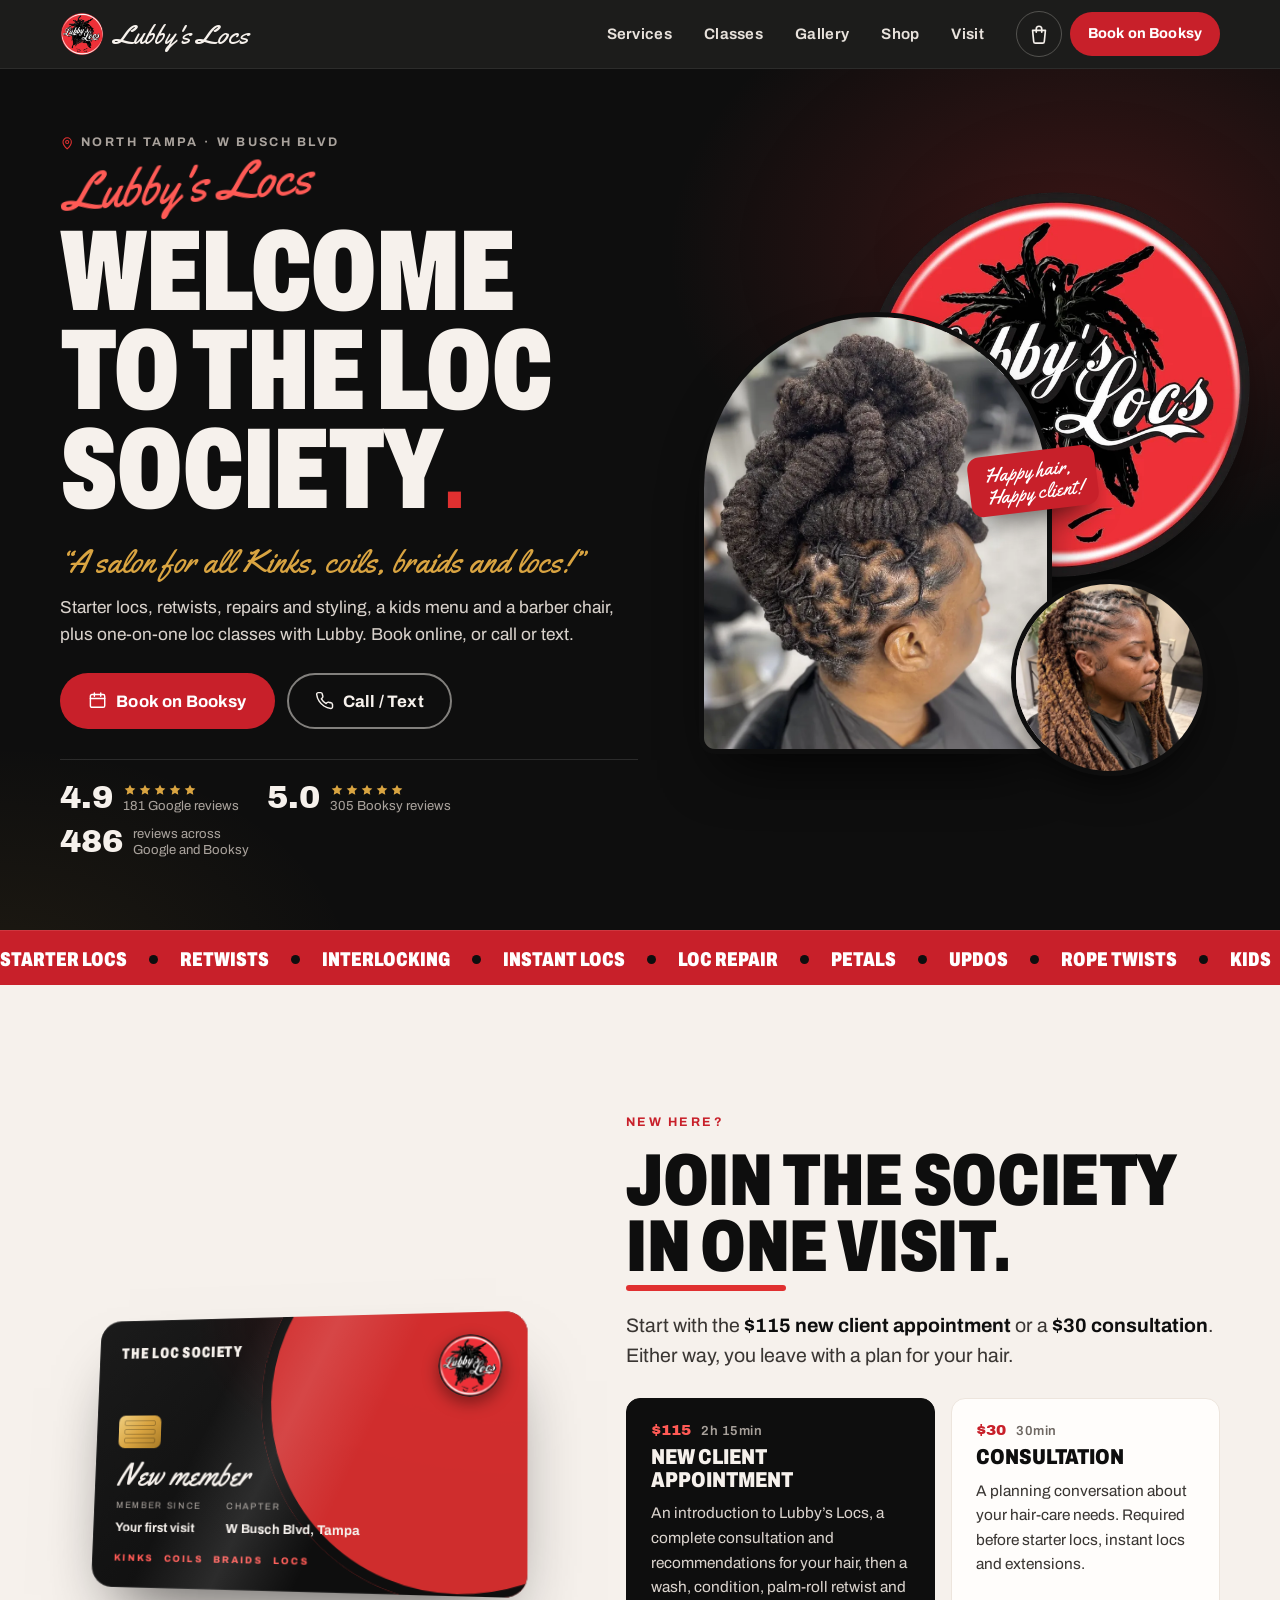
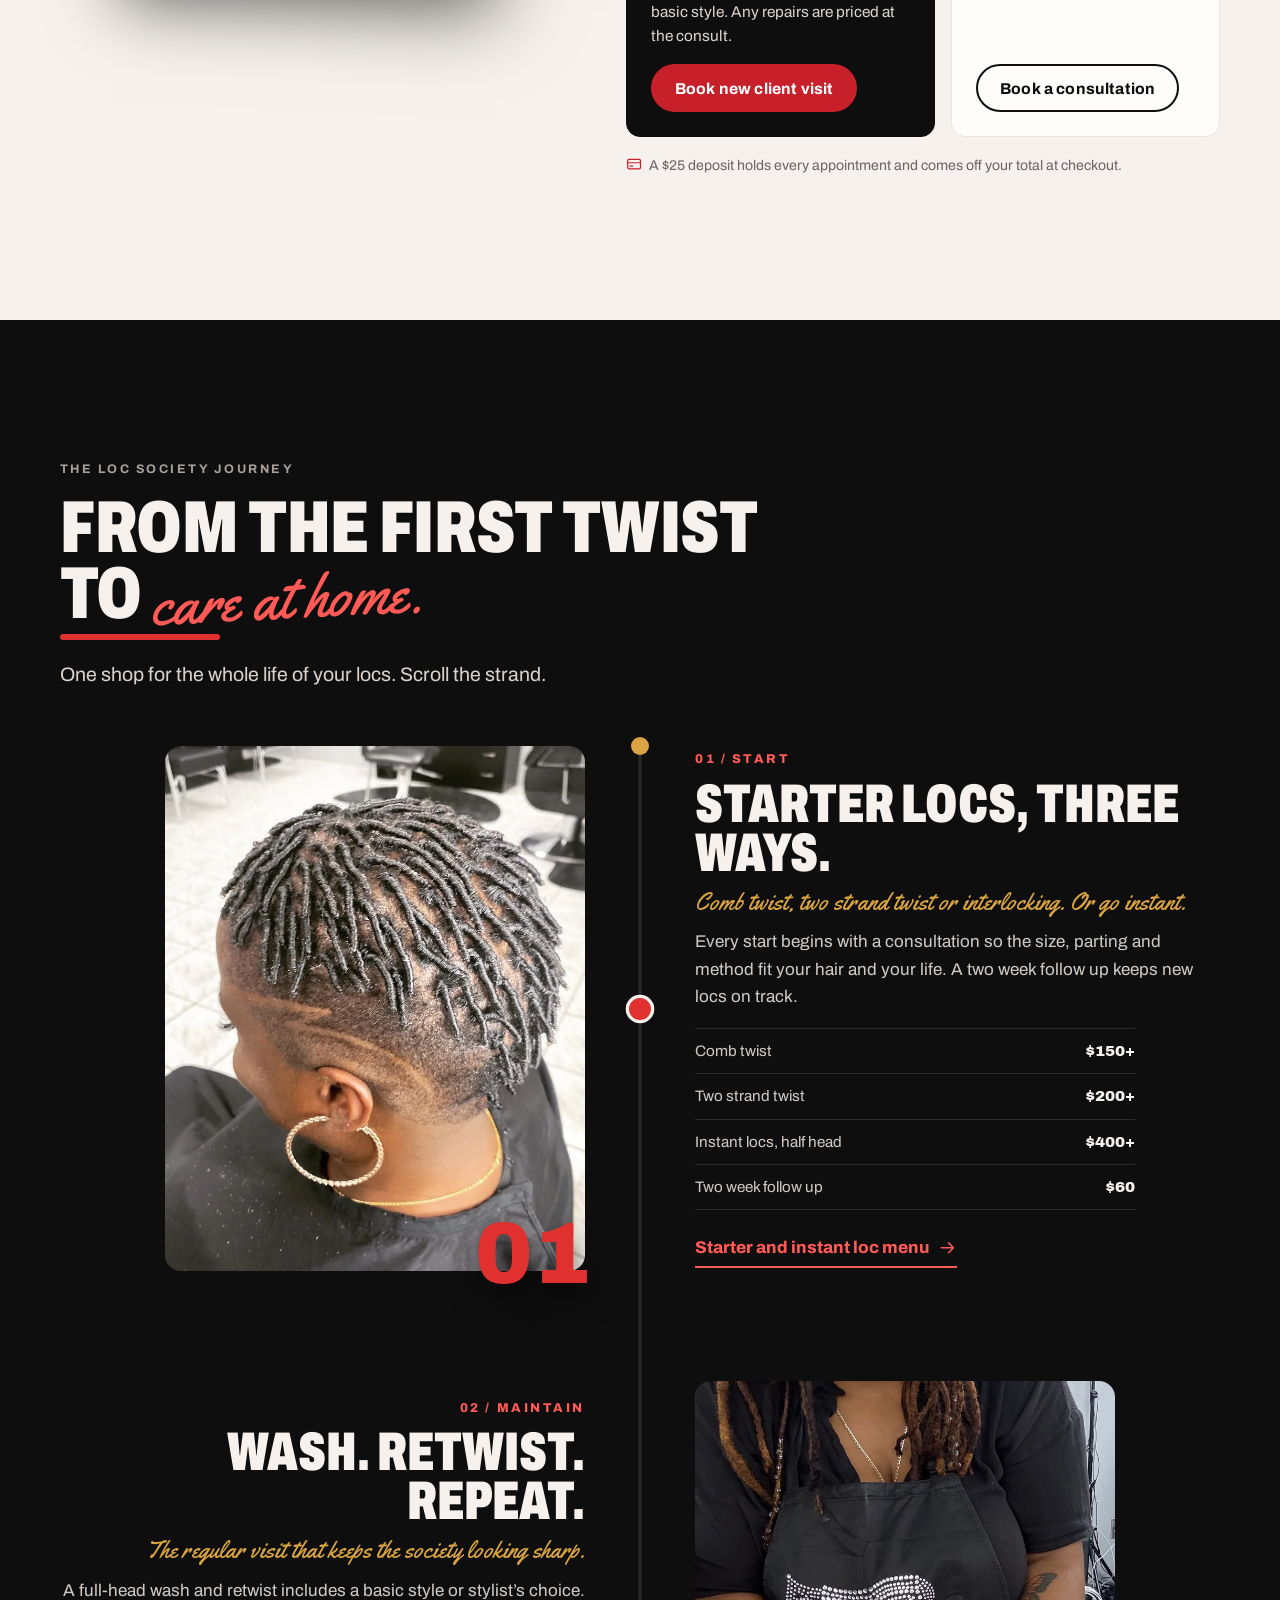
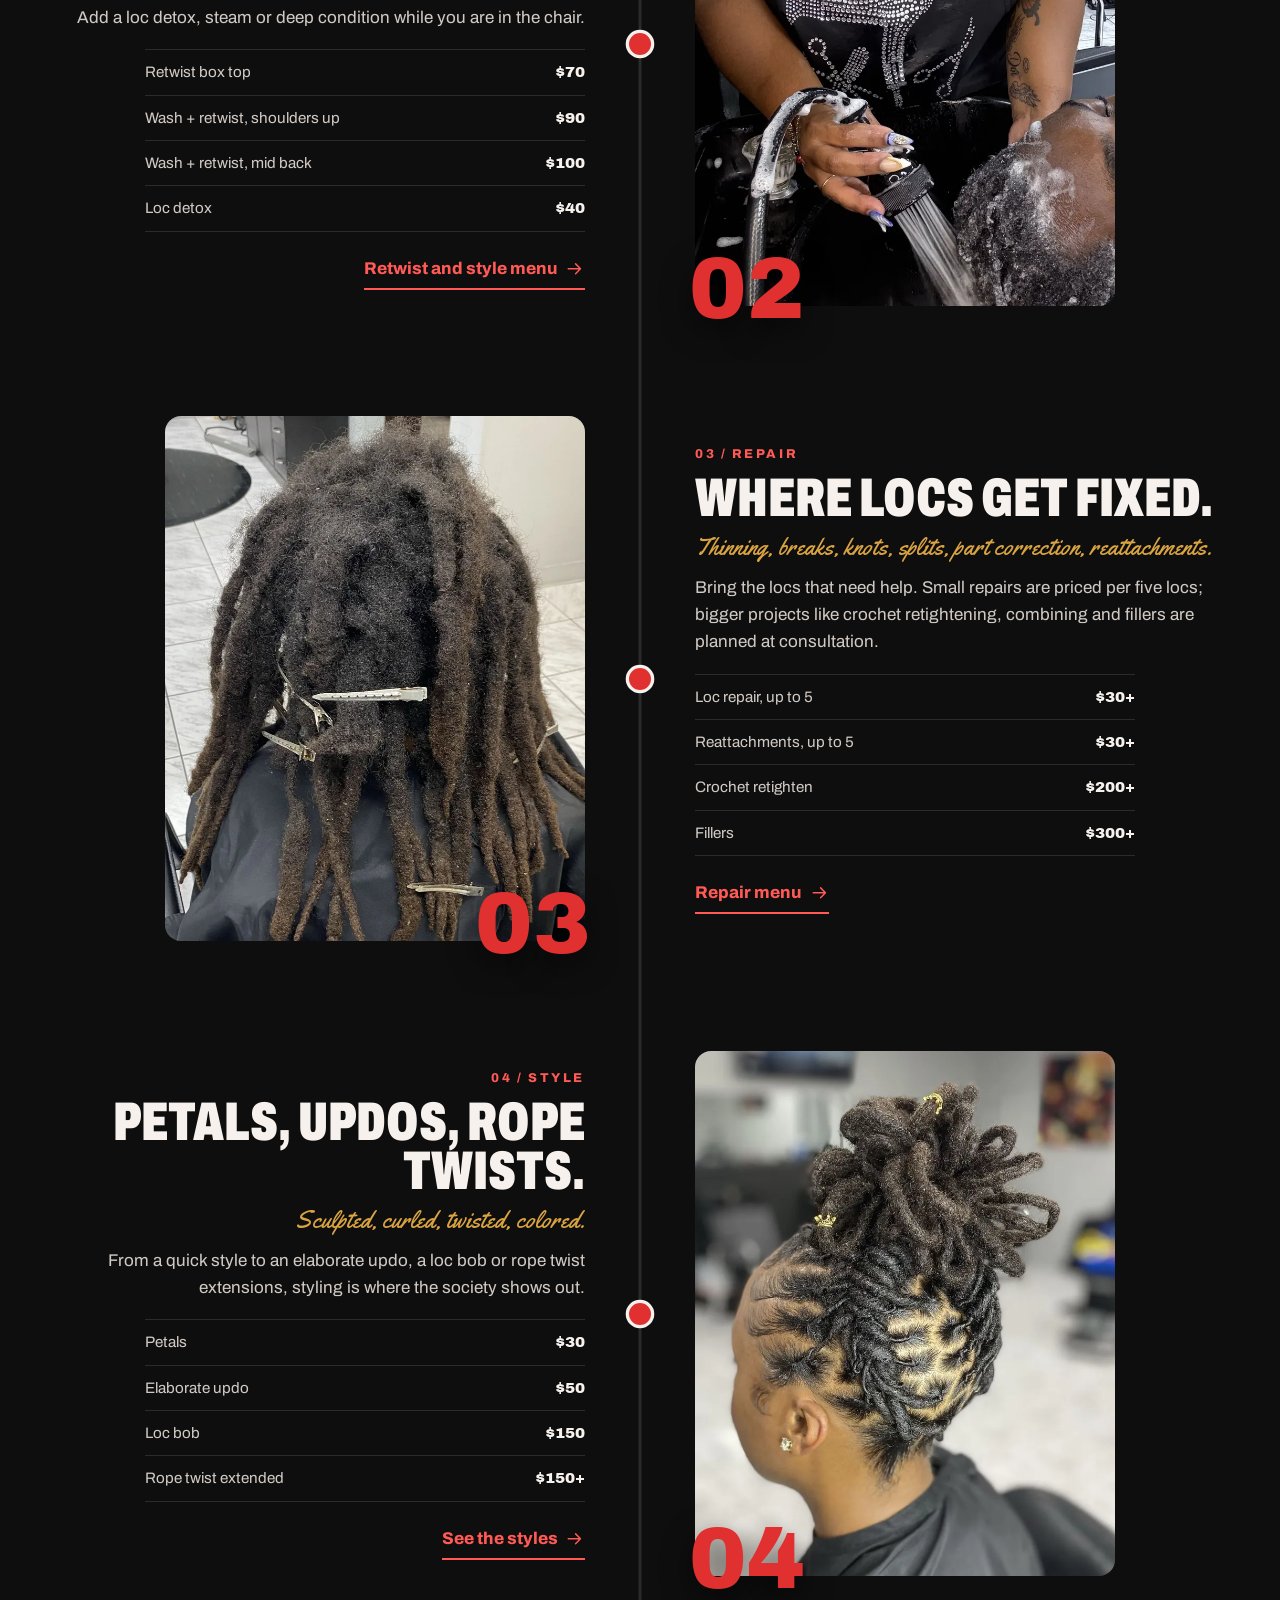
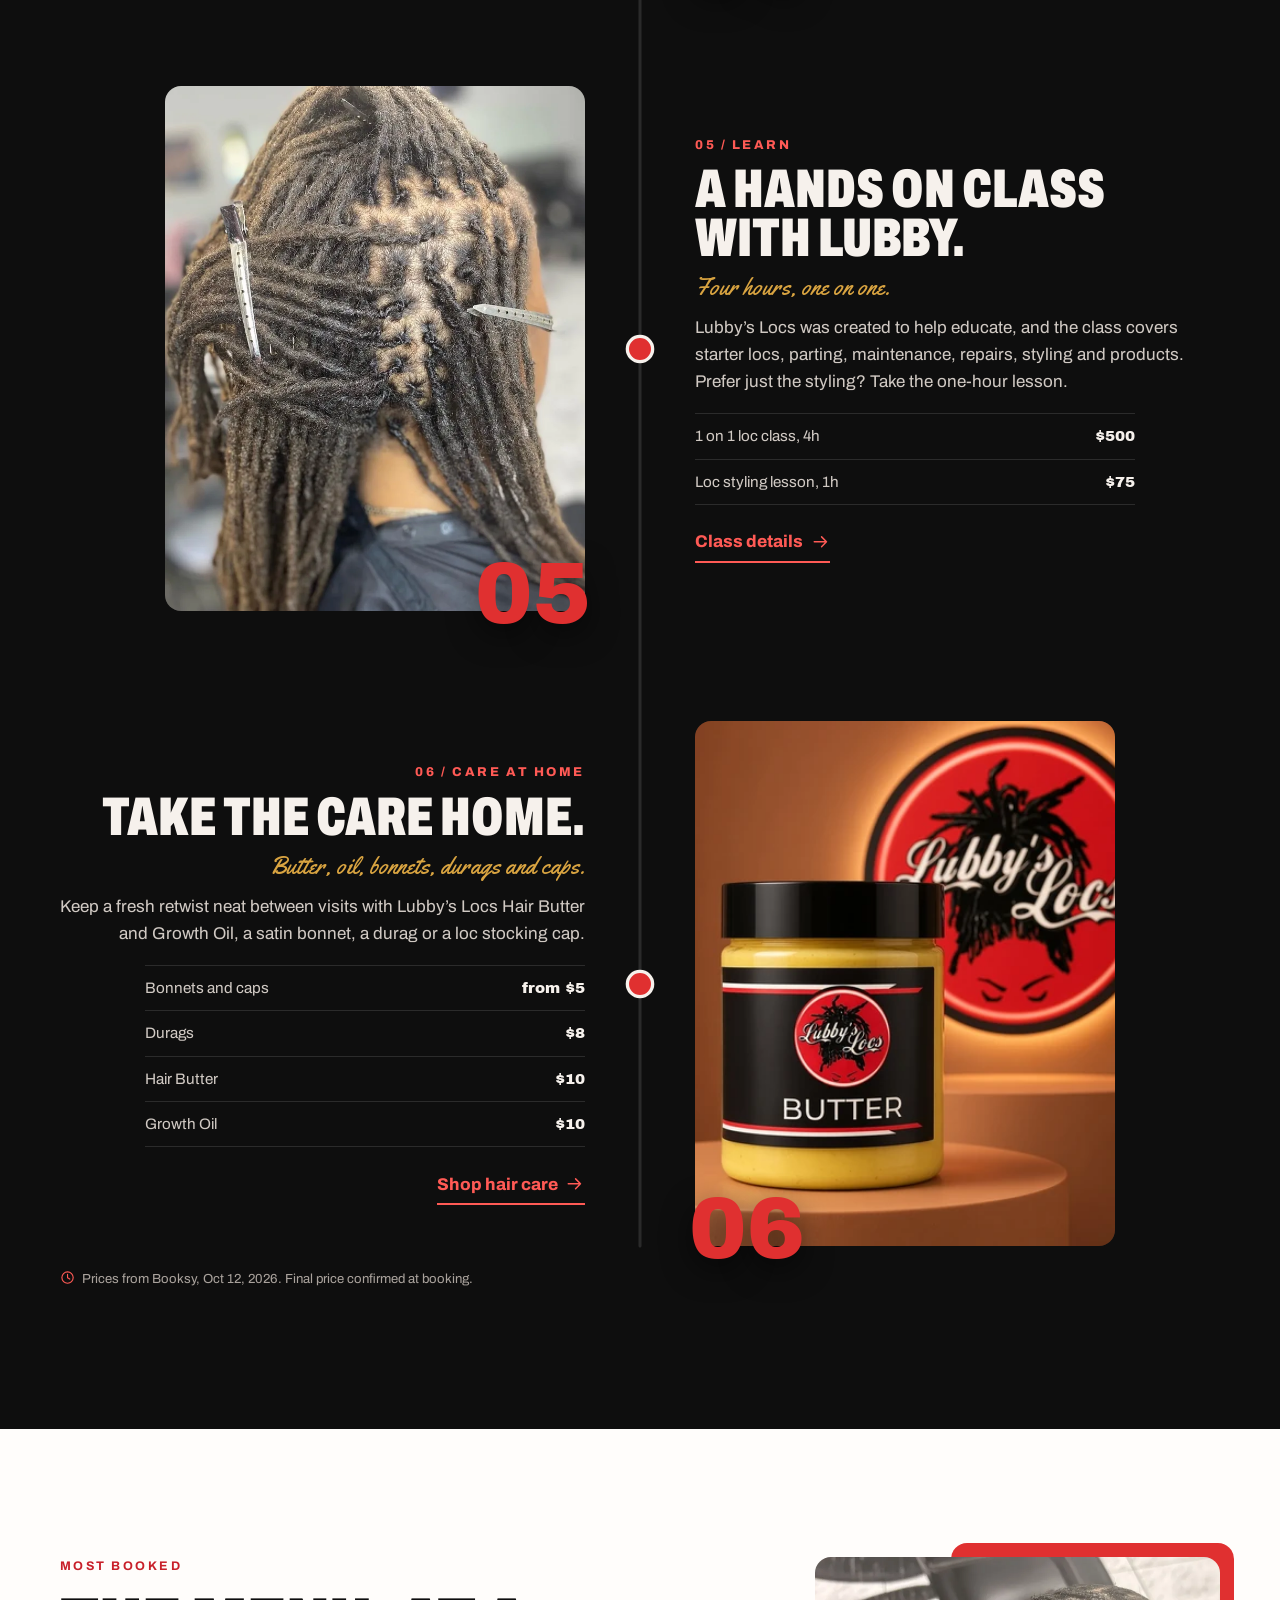
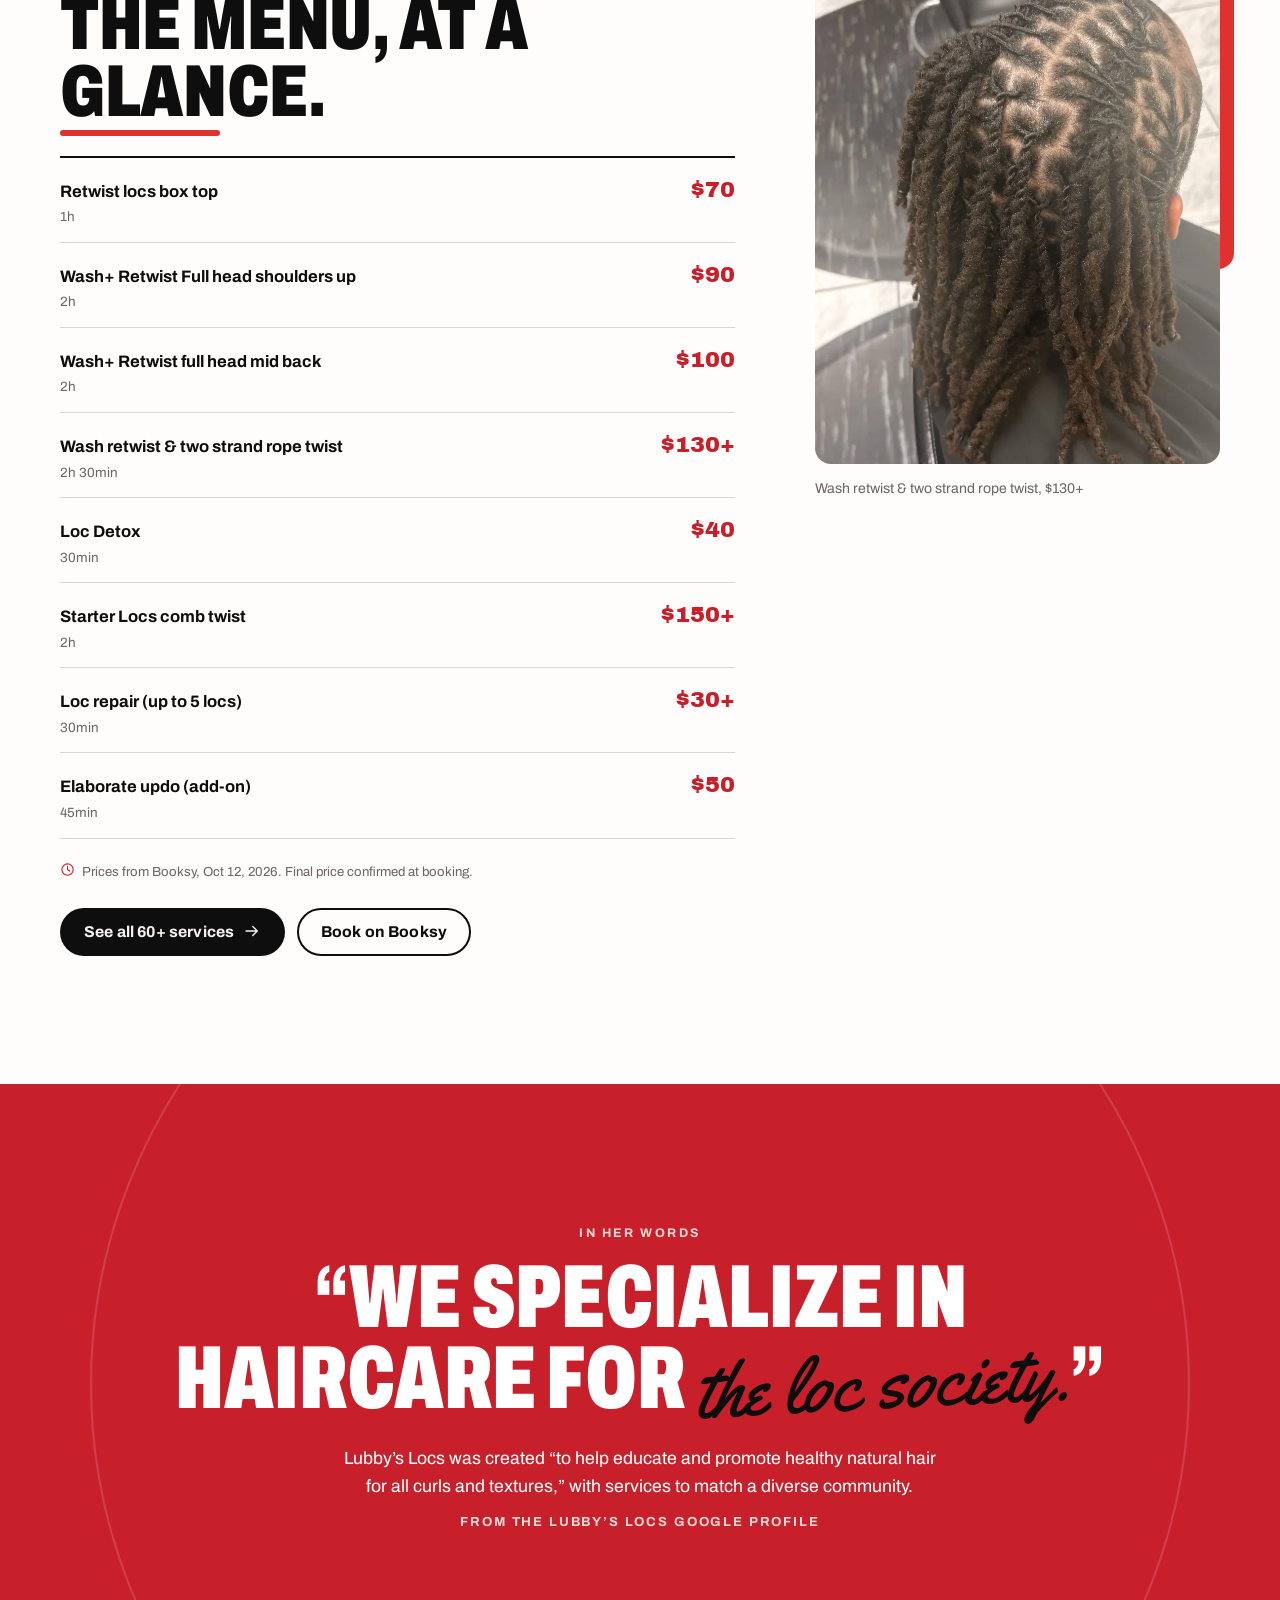
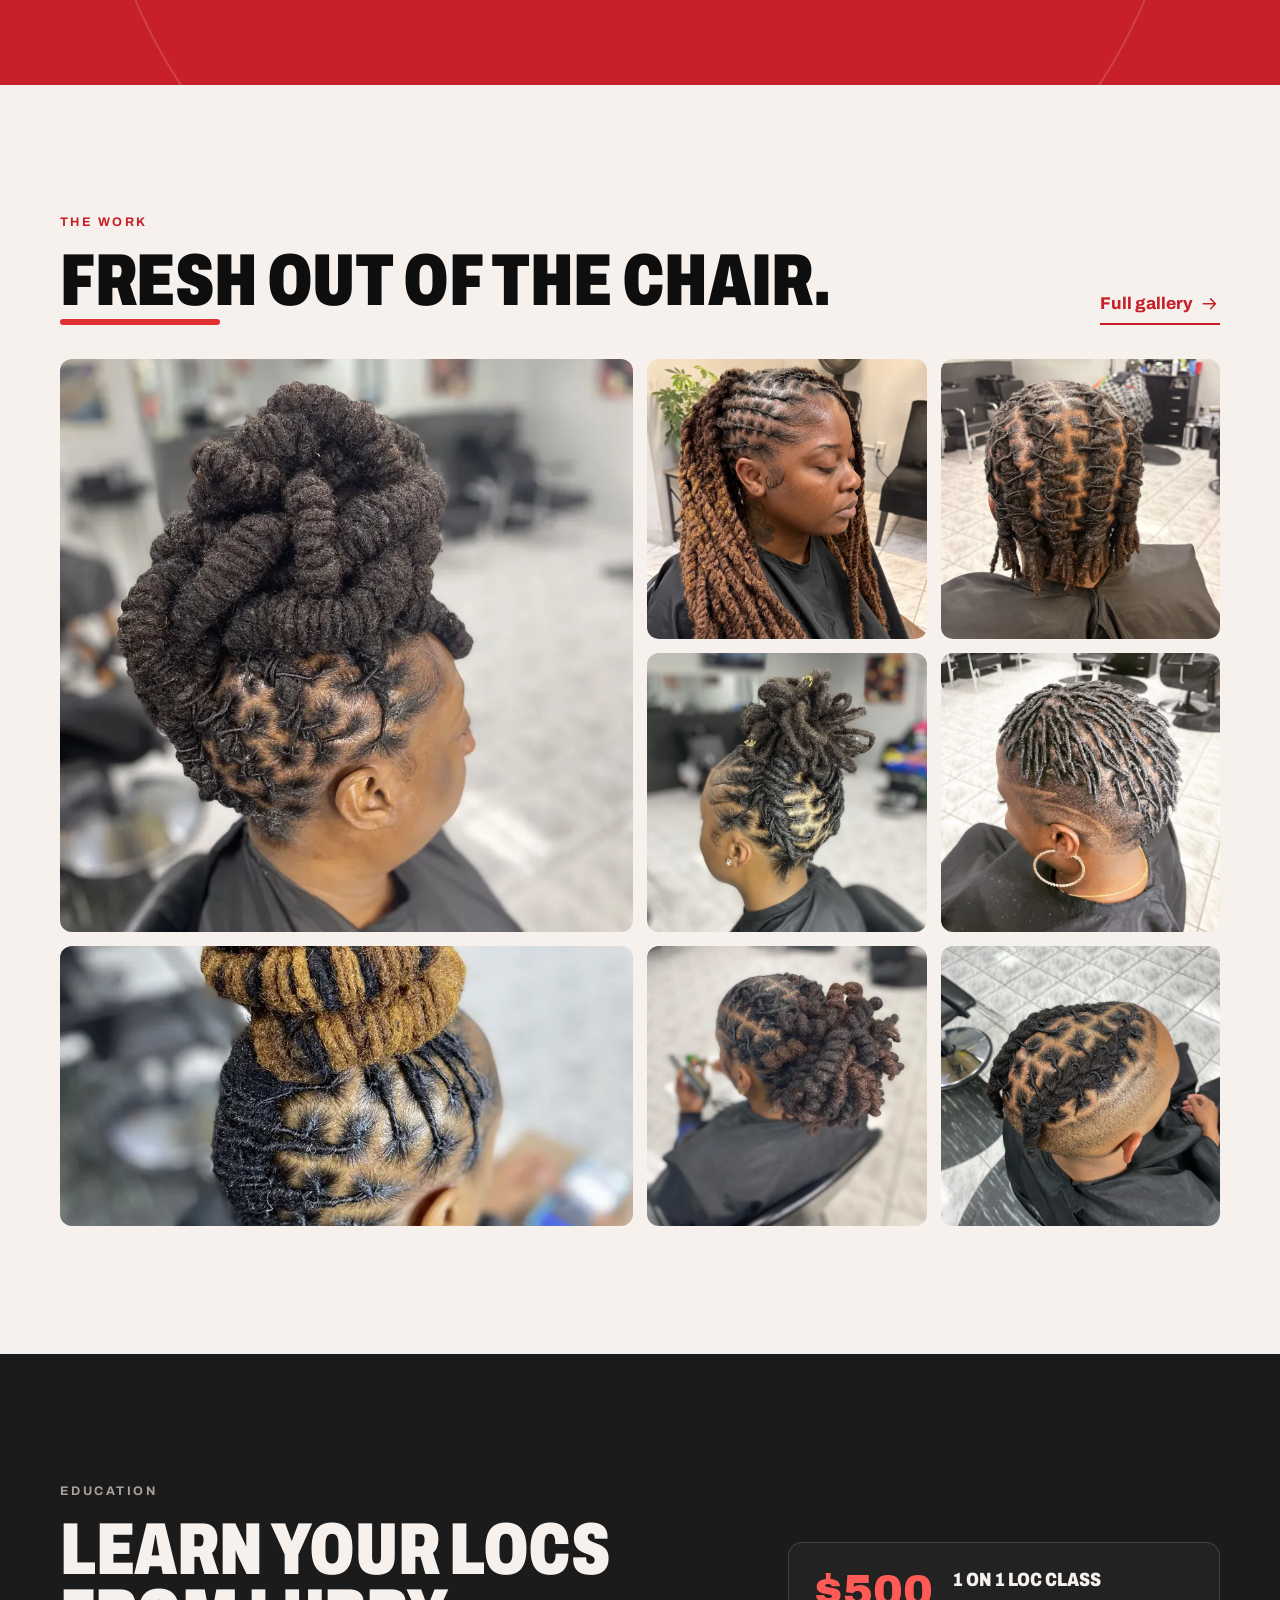
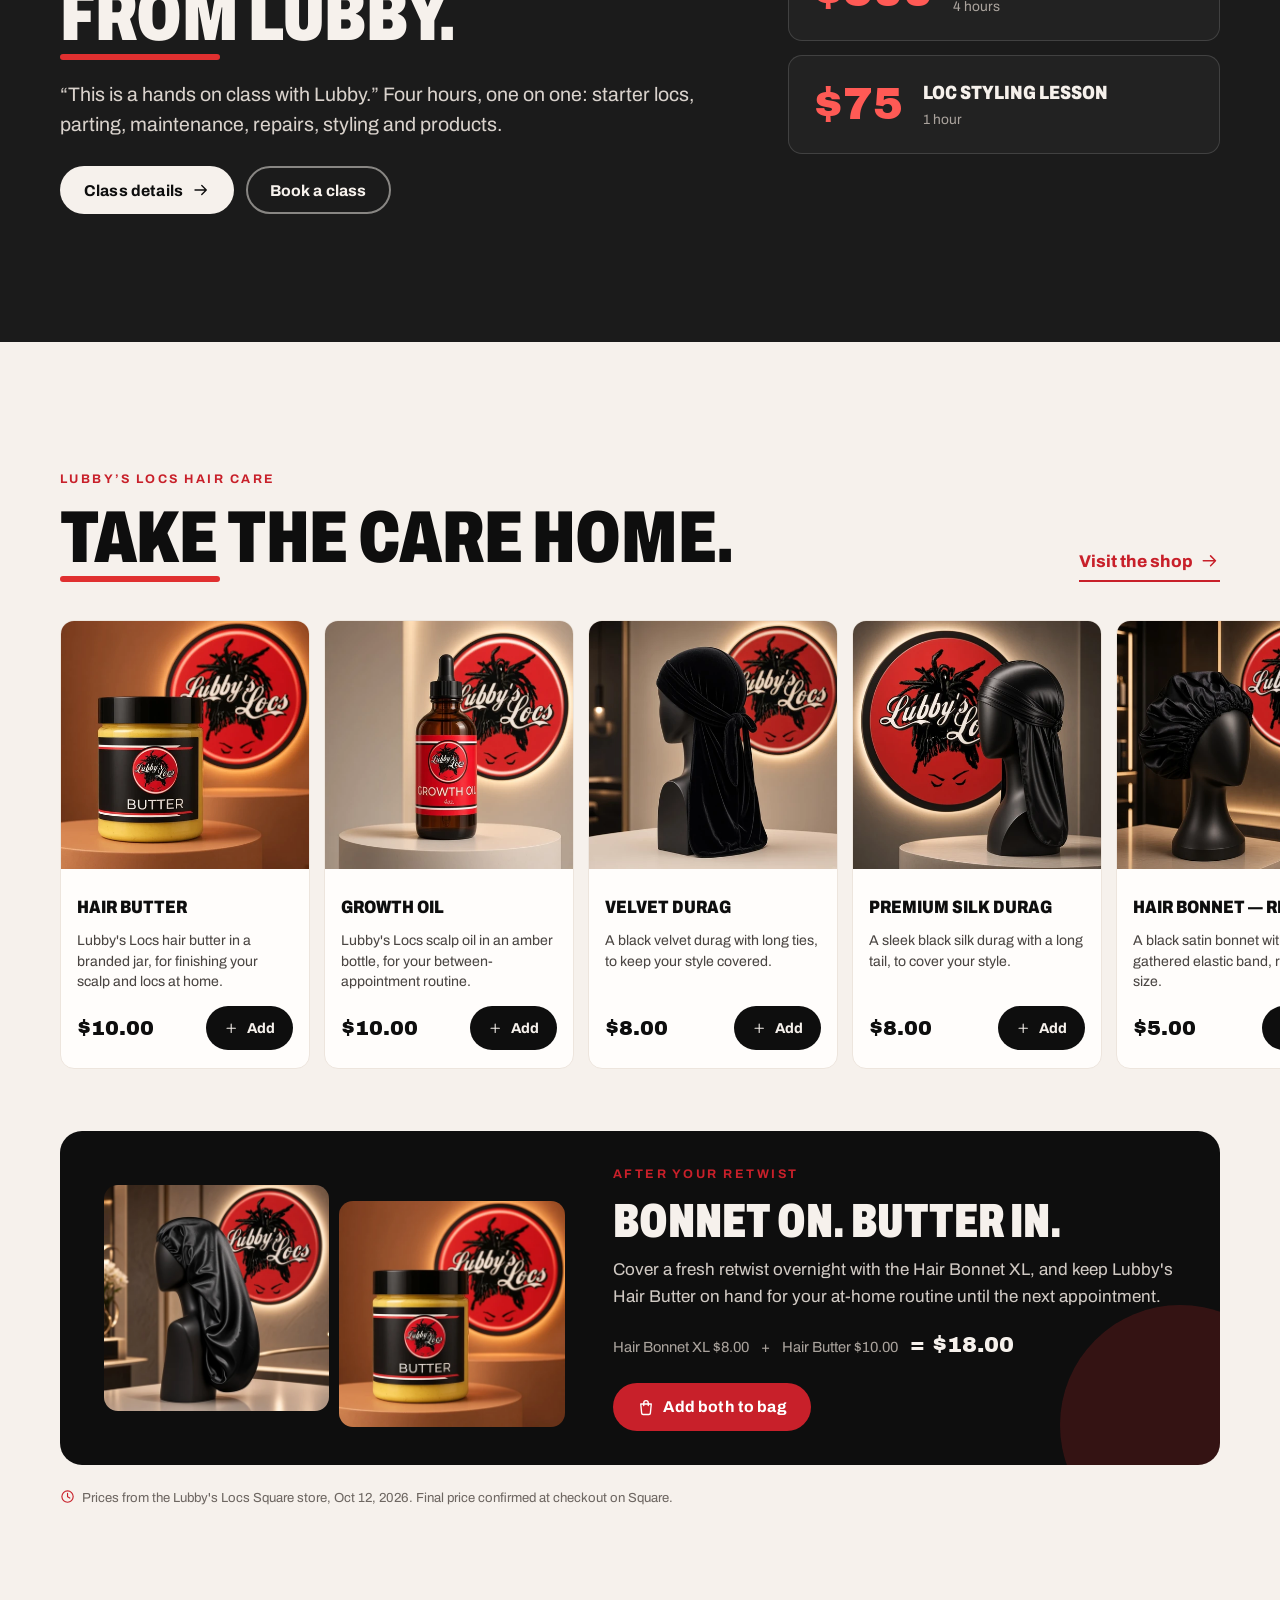
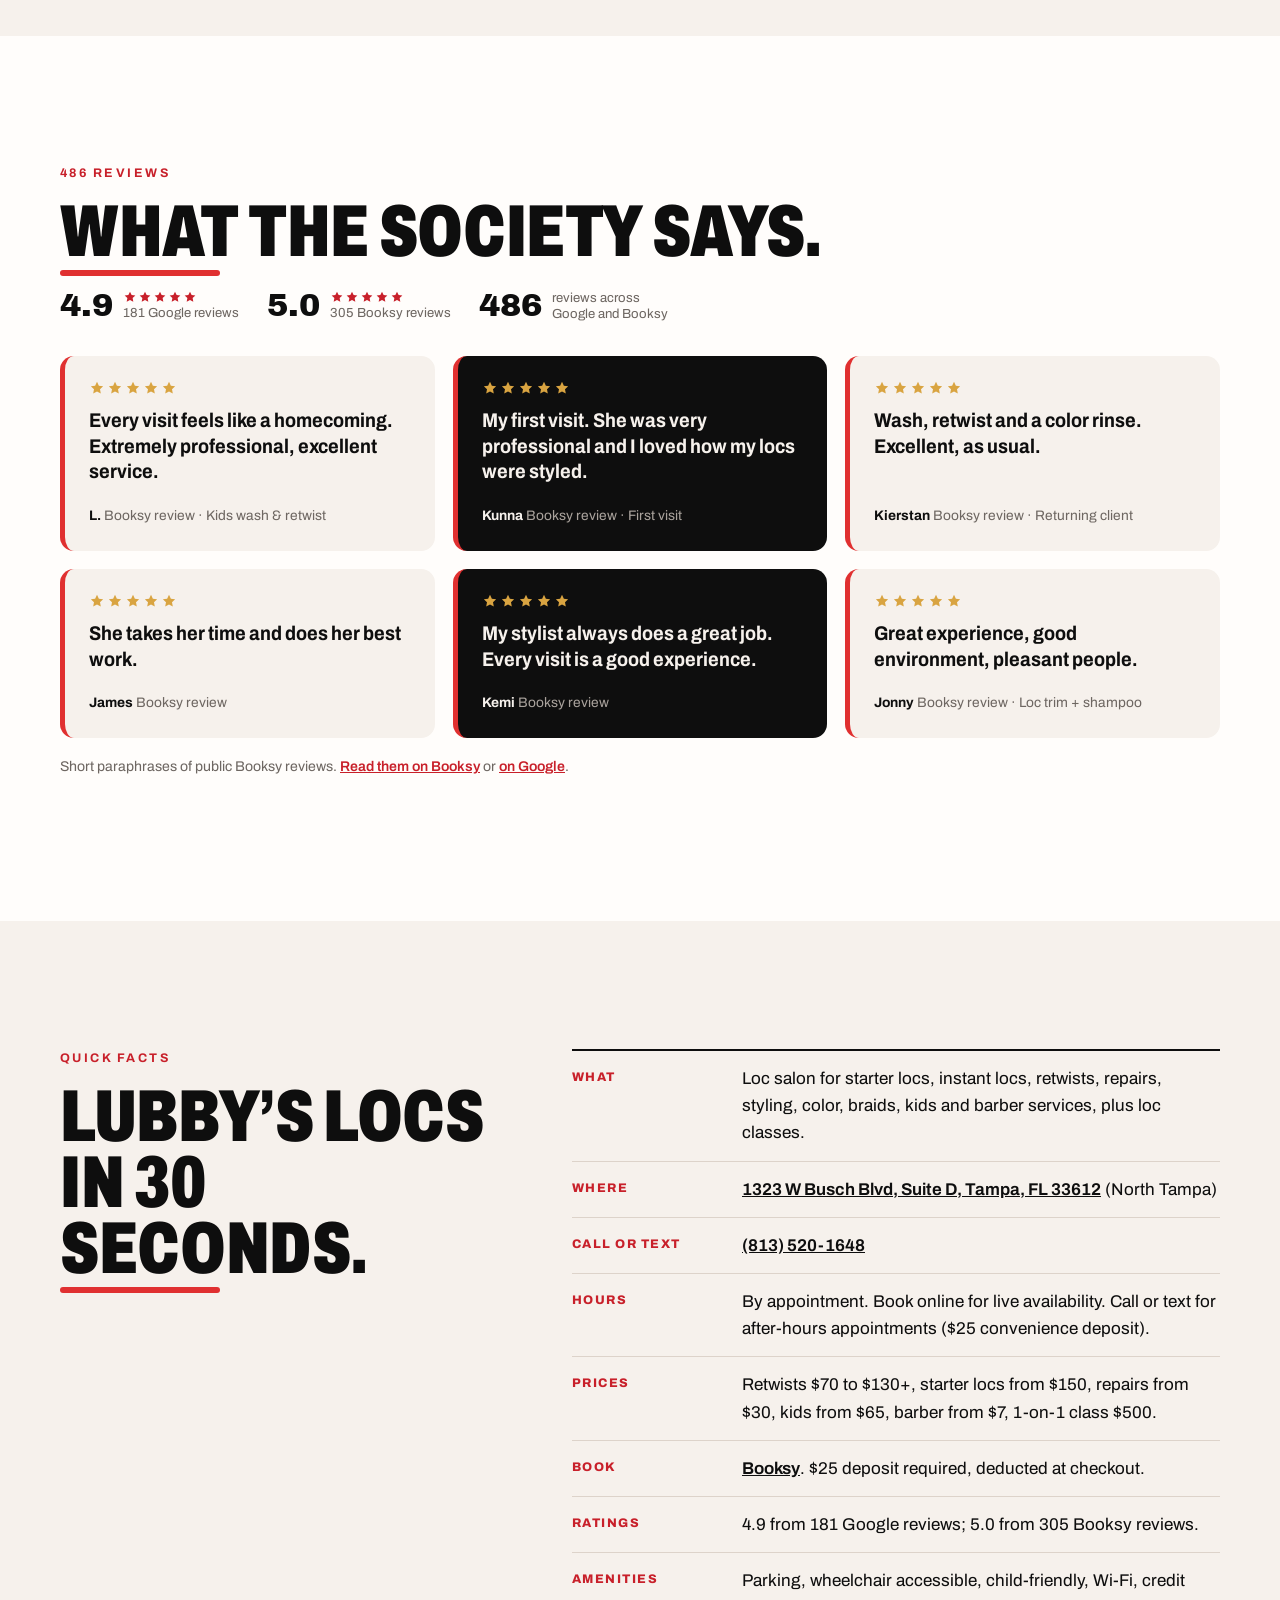
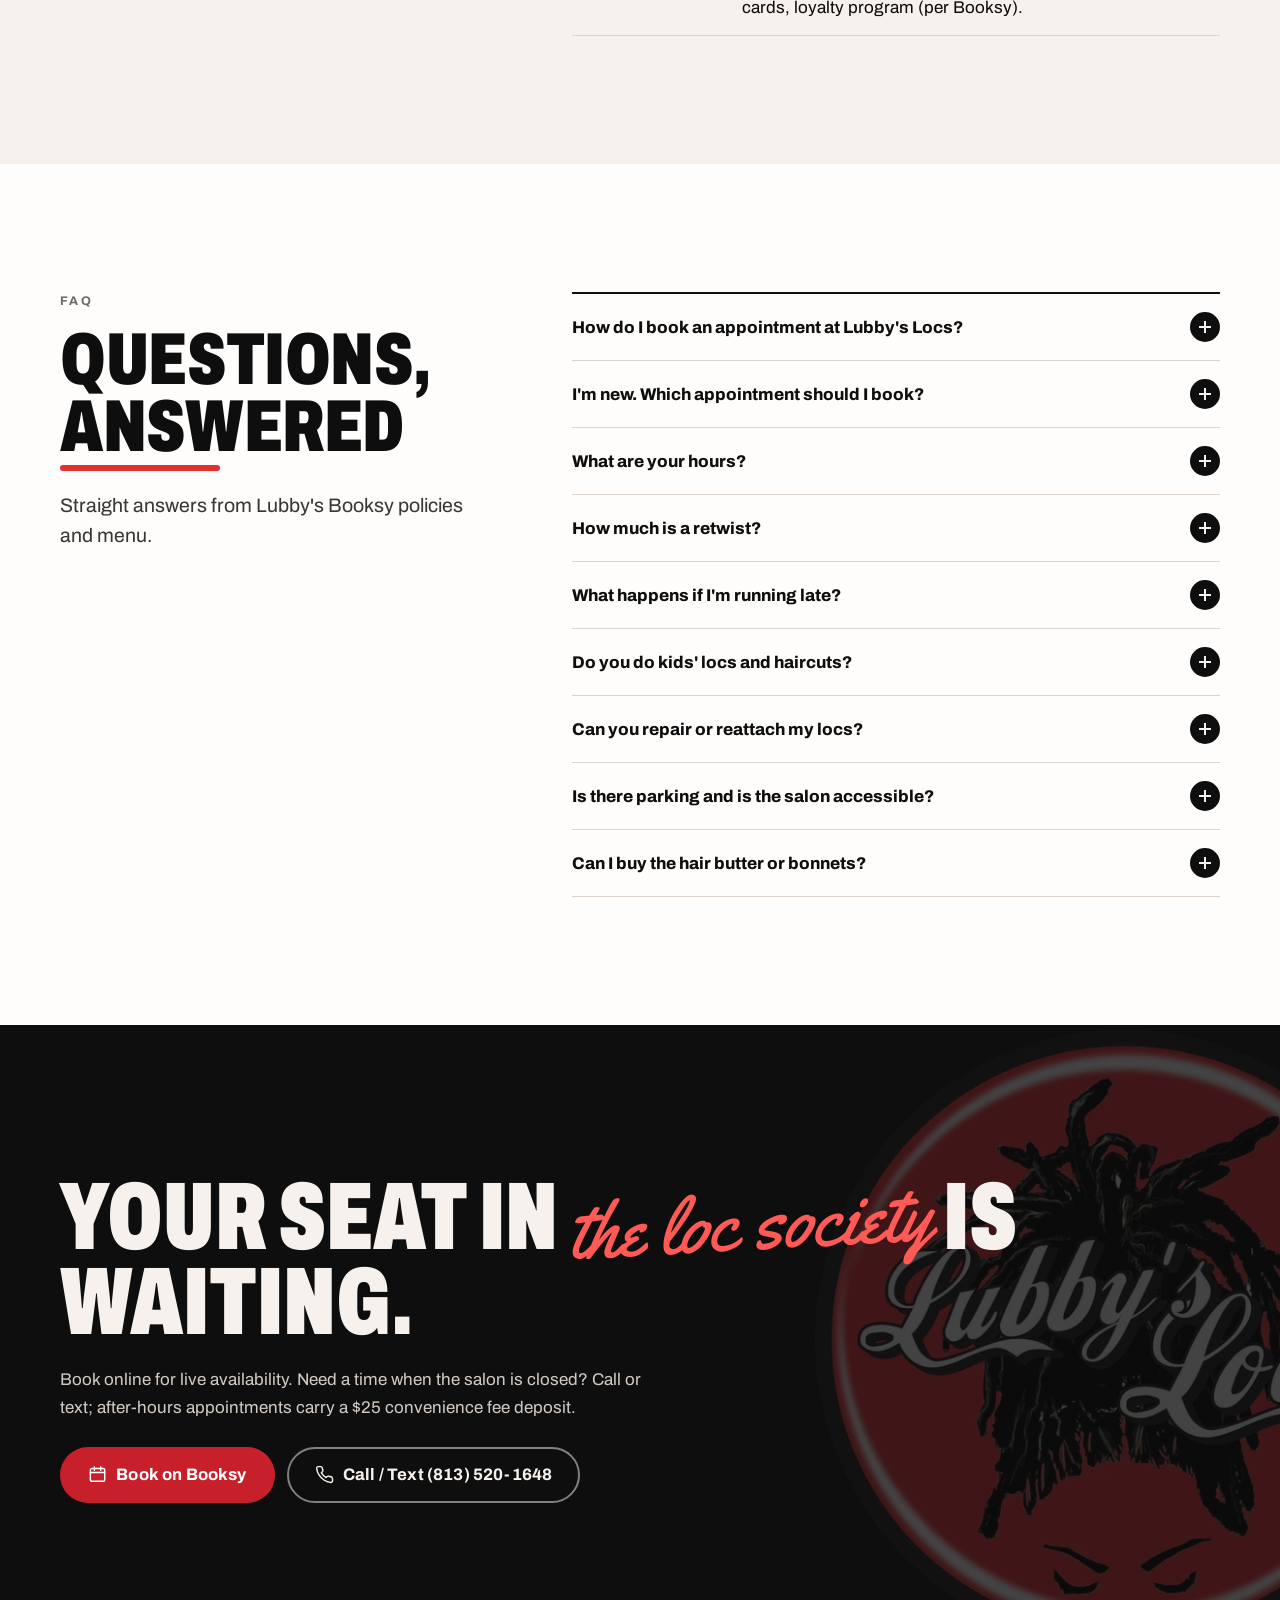
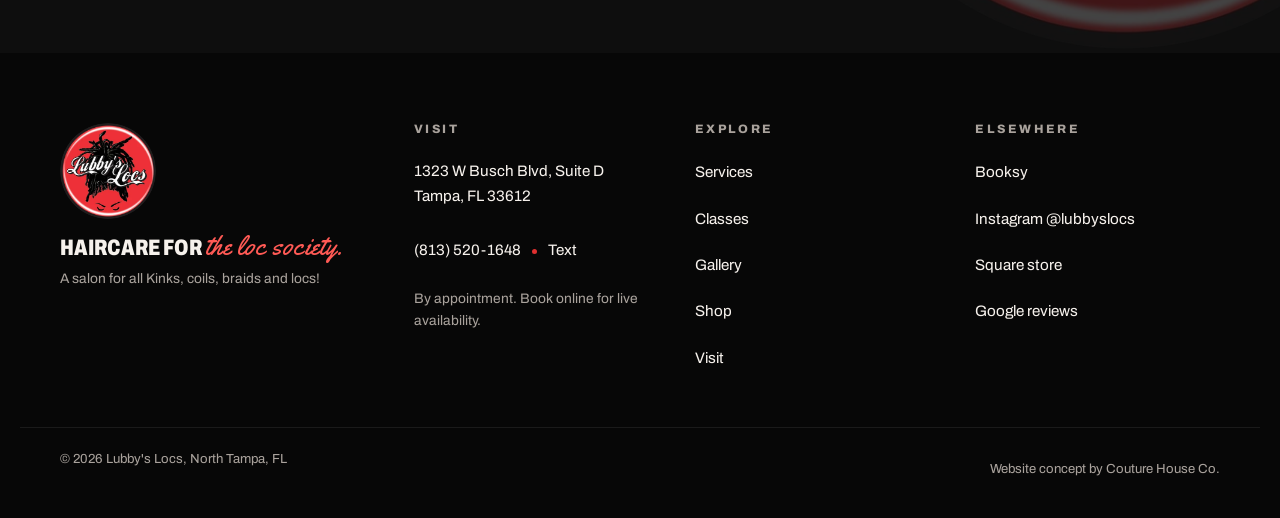
<file: index.html>
<!doctype html>
<html lang="en" data-root="">
<head>
<meta charset="utf-8">
<meta name="viewport" content="width=device-width, initial-scale=1, viewport-fit=cover">
<title>Lubby&#x27;s Locs | Loc Salon &amp; Loc Classes in Tampa, FL</title>
<meta name="description" content="North Tampa loc salon: starter and instant locs, retwists from $70, loc repair, styling, kids and barber, plus 1-on-1 loc classes. 4.9 on Google.">
<link rel="canonical" href="https://lubbys-locs-tampa.netlify.app/">
<meta name="theme-color" content="#0E0E0E">
<meta name="format-detection" content="telephone=no">
<meta name="robots" content="index, follow, max-image-preview:large">
<meta property="og:type" content="website">
<meta property="og:site_name" content="Lubby's Locs">
<meta property="og:title" content="Lubby&#x27;s Locs | Loc Salon &amp; Loc Classes in Tampa, FL">
<meta property="og:description" content="North Tampa loc salon: starter and instant locs, retwists from $70, loc repair, styling, kids and barber, plus 1-on-1 loc classes. 4.9 on Google.">
<meta property="og:url" content="https://lubbys-locs-tampa.netlify.app/">
<meta property="og:image" content="https://lubbys-locs-tampa.netlify.app/assets/img/share-2.jpg">
<meta property="og:image:width" content="1200">
<meta property="og:image:height" content="630">
<meta property="og:image:type" content="image/jpeg">
<meta property="og:image:alt" content="Lubby's Locs, North Tampa loc salon: Welcome to the loc society. 4.9 Google, 5.0 Booksy, 486 reviews, plus Lubby's hair care shop.">
<meta property="og:locale" content="en_US">
<meta name="twitter:card" content="summary_large_image">
<meta name="twitter:title" content="Lubby&#x27;s Locs | Loc Salon &amp; Loc Classes in Tampa, FL">
<meta name="twitter:description" content="North Tampa loc salon: starter and instant locs, retwists from $70, loc repair, styling, kids and barber, plus 1-on-1 loc classes. 4.9 on Google.">
<meta name="twitter:image:alt" content="Lubby's Locs, North Tampa loc salon: Welcome to the loc society. 4.9 Google, 5.0 Booksy, 486 reviews, plus Lubby's hair care shop.">
<meta name="twitter:image" content="https://lubbys-locs-tampa.netlify.app/assets/img/share-2.jpg">
<link rel="icon" href="assets/img/favicon.svg" type="image/svg+xml">
<link rel="icon" href="assets/img/favicon-32.png" sizes="32x32" type="image/png">
<link rel="apple-touch-icon" href="assets/img/apple-touch-icon.png">
<link rel="manifest" href="site.webmanifest">
<link rel="preload" href="assets/fonts/archivo-latin-wdth-normal.woff2" as="font" type="font/woff2" crossorigin>
<link rel="preload" as="image" href="assets/img/hero-sculpted-updo-800.webp" imagesrcset="assets/img/hero-sculpted-updo-800.webp 800w, assets/img/hero-sculpted-updo.webp 1600w" imagesizes="(min-width: 1024px) 460px, 78vw" fetchpriority="high">
<link rel="stylesheet" href="assets/css/fonts.css?v=20261012a">
<link rel="stylesheet" href="assets/css/site.css?v=20261012a">
<script src="assets/js/js-flag.js"></script>
<script src="assets/js/site.js?v=20261012a" defer></script>
<script type="application/ld+json">{"@context": "https://schema.org", "@type": "HairSalon", "@id": "https://lubbys-locs-tampa.netlify.app/#salon", "name": "Lubby's Locs", "alternateName": "Lubbys Locs", "url": "https://lubbys-locs-tampa.netlify.app/", "logo": "https://lubbys-locs-tampa.netlify.app/assets/img/logo-disc-640.png", "image": ["https://lubbys-locs-tampa.netlify.app/assets/img/share-2.jpg", "https://lubbys-locs-tampa.netlify.app/assets/img/hero-sculpted-updo.webp"], "description": "Loc salon in North Tampa for starter locs, instant locs, retwists, loc repair, styling, kids and barber services, plus one-on-one loc classes. Haircare for the loc society.", "slogan": "A salon for all Kinks, coils, braids and locs!", "telephone": "+1-813-520-1648", "address": {"@type": "PostalAddress", "streetAddress": "1323 W Busch Blvd, Suite D", "addressLocality": "Tampa", "addressRegion": "FL", "postalCode": "33612", "addressCountry": "US"}, "areaServed": [{"@type": "City", "name": "Tampa"}, {"@type": "AdministrativeArea", "name": "North Tampa"}], "priceRange": "$7 - $1,000+", "paymentAccepted": "Credit cards", "currenciesAccepted": "USD", "hasMap": "https://www.google.com/maps/search/?api=1&query=Lubby%27s+Locs+1323+W+Busch+Blvd+Suite+D+Tampa+FL+33612&query_place_id=ChIJw-md-NTHwogRBot3dB6f8Qw", "sameAs": ["https://www.instagram.com/lubbyslocs", "https://booksy.com/en-us/650812_lubbys-locs_braids-locs_15761_tampa", "https://lubbys-locs.square.site/"], "potentialAction": {"@type": "ReserveAction", "target": "https://booksy.com/en-us/650812_lubbys-locs_braids-locs_15761_tampa", "name": "Book on Booksy"}, "amenityFeature": [{"@type": "LocationFeatureSpecification", "name": "Parking", "value": true}, {"@type": "LocationFeatureSpecification", "name": "Wheelchair accessible", "value": true}, {"@type": "LocationFeatureSpecification", "name": "Child-friendly", "value": true}, {"@type": "LocationFeatureSpecification", "name": "Wi-Fi", "value": true}, {"@type": "LocationFeatureSpecification", "name": "Loyalty program", "value": true}], "aggregateRating": {"@type": "AggregateRating", "ratingValue": "4.9", "reviewCount": "181", "bestRating": "5"}, "hasOfferCatalog": {"@type": "OfferCatalog", "name": "Lubby's Locs services", "itemListElement": [{"@type": "OfferCatalog", "name": "New to Lubby's Locs", "itemListElement": [{"@type": "Offer", "itemOffered": {"@type": "Service", "name": "New client appointment"}, "priceCurrency": "USD", "price": 115}, {"@type": "Offer", "itemOffered": {"@type": "Service", "name": "Consultation"}, "priceCurrency": "USD", "price": 30}, {"@type": "Offer", "itemOffered": {"@type": "Service", "name": "Starter Locs comb twist"}, "priceCurrency": "USD", "priceSpecification": {"@type": "PriceSpecification", "minPrice": 150, "priceCurrency": "USD"}}, {"@type": "Offer", "itemOffered": {"@type": "Service", "name": "Starter Locs two strand twist method"}, "priceCurrency": "USD", "priceSpecification": {"@type": "PriceSpecification", "minPrice": 200, "priceCurrency": "USD"}}, {"@type": "Offer", "itemOffered": {"@type": "Service", "name": "Starter locs interlocking"}, "priceCurrency": "USD", "priceSpecification": {"@type": "PriceSpecification", "minPrice": 600, "priceCurrency": "USD"}}, {"@type": "Offer", "itemOffered": {"@type": "Service", "name": "Instant Locs half head"}, "priceCurrency": "USD", "priceSpecification": {"@type": "PriceSpecification", "minPrice": 400, "priceCurrency": "USD"}}, {"@type": "Offer", "itemOffered": {"@type": "Service", "name": "Instant locs on Interlocked roots"}, "priceCurrency": "USD", "priceSpecification": {"@type": "PriceSpecification", "minPrice": 700, "priceCurrency": "USD"}}, {"@type": "Offer", "itemOffered": {"@type": "Service", "name": "Loc extensions half head"}, "priceCurrency": "USD", "priceSpecification": {"@type": "PriceSpecification", "minPrice": 500, "priceCurrency": "USD"}}, {"@type": "Offer", "itemOffered": {"@type": "Service", "name": "Instant Locs Full head"}, "priceCurrency": "USD", "priceSpecification": {"@type": "PriceSpecification", "minPrice": 600, "priceCurrency": "USD"}}, {"@type": "Offer", "itemOffered": {"@type": "Service", "name": "Loc extensions full head"}, "priceCurrency": "USD", "priceSpecification": {"@type": "PriceSpecification", "minPrice": 1000, "priceCurrency": "USD"}}, {"@type": "Offer", "itemOffered": {"@type": "Service", "name": "Two week follow up for Starter locs"}, "priceCurrency": "USD", "price": 60}]}, {"@type": "OfferCatalog", "name": "Retwists & Styles", "itemListElement": [{"@type": "Offer", "itemOffered": {"@type": "Service", "name": "Wash+ Retwist Full head shoulders up"}, "priceCurrency": "USD", "price": 90}, {"@type": "Offer", "itemOffered": {"@type": "Service", "name": "Wash+ Retwist full head mid back"}, "priceCurrency": "USD", "price": 100}, {"@type": "Offer", "itemOffered": {"@type": "Service", "name": "Wash retwist & two strand rope twist"}, "priceCurrency": "USD", "priceSpecification": {"@type": "PriceSpecification", "minPrice": 130, "priceCurrency": "USD"}}, {"@type": "Offer", "itemOffered": {"@type": "Service", "name": "Retwist locs box top"}, "priceCurrency": "USD", "price": 70}, {"@type": "Offer", "itemOffered": {"@type": "Service", "name": "Loc Detox"}, "priceCurrency": "USD", "price": 40}, {"@type": "Offer", "itemOffered": {"@type": "Service", "name": "Interlocking"}, "priceCurrency": "USD", "priceSpecification": {"@type": "PriceSpecification", "minPrice": 135, "priceCurrency": "USD"}}, {"@type": "Offer", "itemOffered": {"@type": "Service", "name": "Interlocking half head"}, "priceCurrency": "USD", "price": 95}, {"@type": "Offer", "itemOffered": {"@type": "Service", "name": "Rope twist/ Extended Weave Styles on locs only!"}, "priceCurrency": "USD", "priceSpecification": {"@type": "PriceSpecification", "minPrice": 150, "priceCurrency": "USD"}}, {"@type": "Offer", "itemOffered": {"@type": "Service", "name": "Wash, retwist, Pipe cleaner curls"}, "priceCurrency": "USD", "price": 150}, {"@type": "Offer", "itemOffered": {"@type": "Service", "name": "Finger coils"}, "priceCurrency": "USD", "priceSpecification": {"@type": "PriceSpecification", "minPrice": 100, "priceCurrency": "USD"}}, {"@type": "Offer", "itemOffered": {"@type": "Service", "name": "Two strand twist natural hair"}, "priceCurrency": "USD", "priceSpecification": {"@type": "PriceSpecification", "minPrice": 85, "priceCurrency": "USD"}}, {"@type": "Offer", "itemOffered": {"@type": "Service", "name": "Loc Bob"}, "priceCurrency": "USD", "price": 150}, {"@type": "Offer", "itemOffered": {"@type": "Service", "name": "Boho twist on locs"}, "priceCurrency": "USD", "price": 250}, {"@type": "Offer", "itemOffered": {"@type": "Service", "name": "Steam treatment"}, "priceCurrency": "USD", "price": 10}]}, {"@type": "OfferCatalog", "name": "Repairs", "itemListElement": [{"@type": "Offer", "itemOffered": {"@type": "Service", "name": "Loc repair"}, "priceCurrency": "USD", "priceSpecification": {"@type": "PriceSpecification", "minPrice": 30, "priceCurrency": "USD"}}, {"@type": "Offer", "itemOffered": {"@type": "Service", "name": "Loc reattachment repairs"}, "priceCurrency": "USD", "priceSpecification": {"@type": "PriceSpecification", "minPrice": 30, "priceCurrency": "USD"}}, {"@type": "Offer", "itemOffered": {"@type": "Service", "name": "Loc reattachments full head"}, "priceCurrency": "USD", "priceSpecification": {"@type": "PriceSpecification", "minPrice": 700, "priceCurrency": "USD"}}, {"@type": "Offer", "itemOffered": {"@type": "Service", "name": "Crotchet retighten"}, "priceCurrency": "USD", "priceSpecification": {"@type": "PriceSpecification", "minPrice": 200, "priceCurrency": "USD"}}, {"@type": "Offer", "itemOffered": {"@type": "Service", "name": "Combining locs by crotchet"}, "priceCurrency": "USD", "priceSpecification": {"@type": "PriceSpecification", "minPrice": 500, "priceCurrency": "USD"}}, {"@type": "Offer", "itemOffered": {"@type": "Service", "name": "Fillers"}, "priceCurrency": "USD", "priceSpecification": {"@type": "PriceSpecification", "minPrice": 300, "priceCurrency": "USD"}}, {"@type": "Offer", "itemOffered": {"@type": "Service", "name": "Loc half head reattachments"}, "priceCurrency": "USD", "priceSpecification": {"@type": "PriceSpecification", "minPrice": 400, "priceCurrency": "USD"}}, {"@type": "Offer", "itemOffered": {"@type": "Service", "name": "Curly ends"}, "priceCurrency": "USD", "priceSpecification": {"@type": "PriceSpecification", "minPrice": 300, "priceCurrency": "USD"}}]}, {"@type": "OfferCatalog", "name": "Education", "itemListElement": [{"@type": "Offer", "itemOffered": {"@type": "Service", "name": "1 on 1 loc class"}, "priceCurrency": "USD", "price": 500}, {"@type": "Offer", "itemOffered": {"@type": "Service", "name": "Loc styling"}, "priceCurrency": "USD", "price": 75}]}]}}</script>
<script type="application/ld+json">{"@context": "https://schema.org", "@type": "WebSite", "name": "Lubby's Locs", "url": "https://lubbys-locs-tampa.netlify.app/"}</script>
<script type="application/ld+json">{"@context": "https://schema.org", "@type": "FAQPage", "mainEntity": [{"@type": "Question", "name": "How do I book an appointment at Lubby's Locs?", "acceptedAnswer": {"@type": "Answer", "text": "Book online on Booksy, where you can see live availability. A $25 deposit is required to hold your appointment and is deducted from your total at checkout. You can also call or text (813) 520-1648."}}, {"@type": "Question", "name": "I'm new. Which appointment should I book?", "acceptedAnswer": {"@type": "Answer", "text": "Book the New client appointment ($115, about 2 hours 15 minutes). It includes an introduction to Lubby's Locs, a complete consultation and recommendations, plus a wash, condition, palm-roll retwist and basic style. If you only want to talk through a plan first, book the $30 Consultation."}}, {"@type": "Question", "name": "What are your hours?", "acceptedAnswer": {"@type": "Answer", "text": "The most accurate way to see open times is live availability on Booksy. For an appointment during closed hours, call or text; there is a $25 non-refundable convenience fee deposit for after-hours appointments."}}, {"@type": "Question", "name": "How much is a retwist?", "acceptedAnswer": {"@type": "Answer", "text": "On Booksy, a Retwist locs box top is $70, a Wash + Retwist full head shoulders up is $90, mid back is $100, and Wash, retwist and two strand rope twist starts at $130."}}, {"@type": "Question", "name": "What happens if I'm running late?", "acceptedAnswer": {"@type": "Answer", "text": "If you are 15 minutes or more late without texting or calling, you may be asked to reschedule and forfeit your deposit. A quick text helps."}}, {"@type": "Question", "name": "Do you do kids' locs and haircuts?", "acceptedAnswer": {"@type": "Answer", "text": "Yes. Kids wash and retwist starts at $65, kids interlocking is $90, and the barber menu includes kid cuts from $15, teen cuts at $20 and men's cuts from $25."}}, {"@type": "Question", "name": "Can you repair or reattach my locs?", "acceptedAnswer": {"@type": "Answer", "text": "Yes. Loc repair starts at $30 for up to 5 locs (full head $150), reattachments start at $30 for up to 5, and larger work like crochet retightening, combining and fillers is priced on Booksy and at consultation."}}, {"@type": "Question", "name": "Is there parking and is the salon accessible?", "acceptedAnswer": {"@type": "Answer", "text": "Booksy lists parking, wheelchair access, Wi-Fi, a child-friendly space, credit card payments and a loyalty program at 1323 W Busch Blvd, Suite D."}}, {"@type": "Question", "name": "Can I buy the hair butter or bonnets?", "acceptedAnswer": {"@type": "Answer", "text": "Yes. Hair Butter, Growth Oil, durags, bonnets and a loc stocking cap are on the Lubby's Locs shop page, with checkout on her secure Square store."}}]}</script>
</head>
<body>
<svg class="sprite" xmlns="http://www.w3.org/2000/svg" aria-hidden="true" focusable="false"><defs><symbol id="i-phone" viewBox="0 0 24 24" fill="none" stroke="currentColor" stroke-width="1.8" stroke-linecap="round" stroke-linejoin="round"><path d="M22 16.9v3a2 2 0 0 1-2.2 2 19.8 19.8 0 0 1-8.6-3.1 19.5 19.5 0 0 1-6-6A19.8 19.8 0 0 1 2.1 4.2 2 2 0 0 1 4.1 2h3a2 2 0 0 1 2 1.7c.1.9.4 1.8.7 2.7a2 2 0 0 1-.5 2.1L8 9.8a16 16 0 0 0 6 6l1.3-1.3a2 2 0 0 1 2.1-.4c.9.3 1.8.6 2.7.7a2 2 0 0 1 1.7 2z"/></symbol><symbol id="i-chat" viewBox="0 0 24 24" fill="none" stroke="currentColor" stroke-width="1.8" stroke-linecap="round" stroke-linejoin="round"><path d="M21 12a8 8 0 0 1-11.6 7.1L4 20.5l1.4-4.9A8 8 0 1 1 21 12z"/></symbol><symbol id="i-cal" viewBox="0 0 24 24" fill="none" stroke="currentColor" stroke-width="1.8" stroke-linecap="round" stroke-linejoin="round"><rect x="3" y="4.5" width="18" height="16" rx="2"/><path d="M3 9.5h18M8 2.5v4M16 2.5v4"/></symbol><symbol id="i-bag" viewBox="0 0 24 24" fill="none" stroke="currentColor" stroke-width="1.8" stroke-linecap="round" stroke-linejoin="round"><path d="M5 8h14l-1.2 12.1a2 2 0 0 1-2 1.9H8.2a2 2 0 0 1-2-1.9z"/><path d="M9 10V6.5a3 3 0 0 1 6 0V10"/></symbol><symbol id="i-star" viewBox="0 0 24 24" fill="none" stroke="currentColor" stroke-width="1.8" stroke-linecap="round" stroke-linejoin="round"><path d="M12 2.8l2.8 5.9 6.4.8-4.7 4.4 1.2 6.4L12 17.1l-5.7 3.2 1.2-6.4-4.7-4.4 6.4-.8z" fill="currentColor" stroke="none"/></symbol><symbol id="i-pin" viewBox="0 0 24 24" fill="none" stroke="currentColor" stroke-width="1.8" stroke-linecap="round" stroke-linejoin="round"><path d="M12 21.5s-7-6.1-7-11.5a7 7 0 0 1 14 0c0 5.4-7 11.5-7 11.5z"/><circle cx="12" cy="10" r="2.6"/></symbol><symbol id="i-close" viewBox="0 0 24 24" fill="none" stroke="currentColor" stroke-width="1.8" stroke-linecap="round" stroke-linejoin="round"><path d="M5 5l14 14M19 5L5 19"/></symbol><symbol id="i-plus" viewBox="0 0 24 24" fill="none" stroke="currentColor" stroke-width="1.8" stroke-linecap="round" stroke-linejoin="round"><path d="M12 5v14M5 12h14"/></symbol><symbol id="i-minus" viewBox="0 0 24 24" fill="none" stroke="currentColor" stroke-width="1.8" stroke-linecap="round" stroke-linejoin="round"><path d="M5 12h14"/></symbol><symbol id="i-arrow" viewBox="0 0 24 24" fill="none" stroke="currentColor" stroke-width="1.8" stroke-linecap="round" stroke-linejoin="round"><path d="M4 12h15M13 6l6 6-6 6"/></symbol><symbol id="i-out" viewBox="0 0 24 24" fill="none" stroke="currentColor" stroke-width="1.8" stroke-linecap="round" stroke-linejoin="round"><path d="M14 4h6v6M20 4l-9 9"/><path d="M18 14v5a1 1 0 0 1-1 1H5a1 1 0 0 1-1-1V7a1 1 0 0 1 1-1h5"/></symbol><symbol id="i-check" viewBox="0 0 24 24" fill="none" stroke="currentColor" stroke-width="1.8" stroke-linecap="round" stroke-linejoin="round"><path d="M4.5 12.5l5 5 10-11"/></symbol><symbol id="i-clock" viewBox="0 0 24 24" fill="none" stroke="currentColor" stroke-width="1.8" stroke-linecap="round" stroke-linejoin="round"><circle cx="12" cy="12" r="9"/><path d="M12 7v5.5l3.5 2"/></symbol><symbol id="i-card" viewBox="0 0 24 24" fill="none" stroke="currentColor" stroke-width="1.8" stroke-linecap="round" stroke-linejoin="round"><rect x="2.5" y="5" width="19" height="14" rx="2"/><path d="M2.5 10h19M6 15h4"/></symbol><symbol id="i-car" viewBox="0 0 24 24" fill="none" stroke="currentColor" stroke-width="1.8" stroke-linecap="round" stroke-linejoin="round"><path d="M5 16.5V12l2-5h10l2 5v4.5"/><path d="M3.5 16.5h17v2.5h-17z"/><circle cx="7.5" cy="13.5" r=".6"/><circle cx="16.5" cy="13.5" r=".6"/></symbol><symbol id="i-access" viewBox="0 0 24 24" fill="none" stroke="currentColor" stroke-width="1.8" stroke-linecap="round" stroke-linejoin="round"><circle cx="12" cy="4.5" r="1.8"/><path d="M6 8.5l6 1.2 6-1.2M12 9.7V14l-3.5 6.5M12 14l3.5 6.5"/></symbol><symbol id="i-wifi" viewBox="0 0 24 24" fill="none" stroke="currentColor" stroke-width="1.8" stroke-linecap="round" stroke-linejoin="round"><path d="M2.5 9a14 14 0 0 1 19 0M5.5 12.5a9.5 9.5 0 0 1 13 0M8.6 16a5 5 0 0 1 6.8 0"/><circle cx="12" cy="19.3" r=".9" fill="currentColor"/></symbol><symbol id="i-kids" viewBox="0 0 24 24" fill="none" stroke="currentColor" stroke-width="1.8" stroke-linecap="round" stroke-linejoin="round"><circle cx="12" cy="7" r="3.2"/><path d="M5.5 21a6.5 6.5 0 0 1 13 0"/><path d="M10.5 6.4h.01M13.5 6.4h.01"/></symbol><symbol id="i-scissors" viewBox="0 0 24 24" fill="none" stroke="currentColor" stroke-width="1.8" stroke-linecap="round" stroke-linejoin="round"><circle cx="6" cy="6" r="3"/><circle cx="6" cy="18" r="3"/><path d="M20 4L8.1 15.9M14.5 14.5L20 20M8.1 8.1L12 12"/></symbol><symbol id="i-loyal" viewBox="0 0 24 24" fill="none" stroke="currentColor" stroke-width="1.8" stroke-linecap="round" stroke-linejoin="round"><path d="M12 21s-8-4.8-8-11a4.5 4.5 0 0 1 8-2.8A4.5 4.5 0 0 1 20 10c0 6.2-8 11-8 11z"/></symbol><symbol id="i-insta" viewBox="0 0 24 24" fill="none" stroke="currentColor" stroke-width="1.8" stroke-linecap="round" stroke-linejoin="round"><rect x="3" y="3" width="18" height="18" rx="5"/><circle cx="12" cy="12" r="4"/><circle cx="17.5" cy="6.5" r=".8" fill="currentColor"/></symbol><symbol id="i-cap" viewBox="0 0 24 24" fill="none" stroke="currentColor" stroke-width="1.8" stroke-linecap="round" stroke-linejoin="round"><path d="M2 9l10-5 10 5-10 5z"/><path d="M6 11v5c0 1.5 3 3 6 3s6-1.5 6-3v-5"/><path d="M22 9v6"/></symbol><symbol id="i-drop" viewBox="0 0 24 24" fill="none" stroke="currentColor" stroke-width="1.8" stroke-linecap="round" stroke-linejoin="round"><path d="M12 2.8s6.5 7 6.5 11.7a6.5 6.5 0 0 1-13 0C5.5 9.8 12 2.8 12 2.8z"/></symbol><symbol id="i-menu" viewBox="0 0 24 24" fill="none" stroke="currentColor" stroke-width="1.8" stroke-linecap="round" stroke-linejoin="round"><path d="M3 7h18M3 12h18M3 17h18"/></symbol></defs></svg>
<a class="skip" href="#main">Skip to content</a>
<header class="hdr" id="top">
  <div class="wrap hdr__in">
    <a class="brand" href="index.html" aria-current="page" aria-label="Lubby's Locs, home">
      <img src="assets/img/logo-disc-320.webp" width="320" height="320" alt="" class="brand__disc">
      <span class="brand__word">Lubby's Locs</span>
    </a>
    <nav class="nav" aria-label="Main"><ul><li><a href="services.html">Services</a></li><li><a href="classes.html">Classes</a></li><li><a href="gallery.html">Gallery</a></li><li><a href="shop.html">Shop</a></li><li><a href="visit.html">Visit</a></li></ul></nav>
    <div class="hdr__act">
      <button class="bagbtn needs-js" type="button" data-bag-open aria-label="Open your bag, 0 items" aria-controls="bag" aria-expanded="false"><svg class="i" aria-hidden="true" focusable="false"><use href="#i-bag"/></svg><span class="bagbtn__n" data-bag-count></span></button>
      <a class="btn btn--red btn--sm hdr__book" href="https://booksy.com/en-us/650812_lubbys-locs_braids-locs_15761_tampa" rel="noopener">Book on Booksy</a>
      <button class="menubtn" type="button" aria-expanded="false" aria-controls="mnav" aria-label="Open menu"><svg class="i" aria-hidden="true" focusable="false"><use href="#i-menu"/></svg></button>
    </div>
  </div>
</header>
<div class="mnav" id="mnav" role="dialog" aria-modal="true" aria-label="Site menu" hidden>
  <div class="mnav__top wrap">
    <img src="assets/img/logo-disc-320.webp" width="320" height="320" alt="" class="brand__disc">
    <button class="mnav__x" type="button" data-mnav-close aria-label="Close menu"><svg class="i" aria-hidden="true" focusable="false"><use href="#i-close"/></svg></button>
  </div>
  <nav class="wrap" aria-label="Mobile"><ul class="mnav__list"><li><a href="index.html" aria-current="page"><span>Home</span><svg class="i" aria-hidden="true" focusable="false"><use href="#i-arrow"/></svg></a></li><li><a href="services.html"><span>Services</span><svg class="i" aria-hidden="true" focusable="false"><use href="#i-arrow"/></svg></a></li><li><a href="classes.html"><span>Classes</span><svg class="i" aria-hidden="true" focusable="false"><use href="#i-arrow"/></svg></a></li><li><a href="gallery.html"><span>Gallery</span><svg class="i" aria-hidden="true" focusable="false"><use href="#i-arrow"/></svg></a></li><li><a href="shop.html"><span>Shop</span><svg class="i" aria-hidden="true" focusable="false"><use href="#i-arrow"/></svg></a></li><li><a href="visit.html"><span>Visit</span><svg class="i" aria-hidden="true" focusable="false"><use href="#i-arrow"/></svg></a></li></ul></nav>
  <div class="wrap mnav__cta">
    <a class="btn btn--red" href="https://booksy.com/en-us/650812_lubbys-locs_braids-locs_15761_tampa" rel="noopener"><svg class="i" aria-hidden="true" focusable="false"><use href="#i-cal"/></svg>Book on Booksy</a>
    <a class="btn btn--line" href="tel:+18135201648"><svg class="i" aria-hidden="true" focusable="false"><use href="#i-phone"/></svg>Call (813) 520-1648</a>
    <a class="btn btn--line" href="sms:+18135201648"><svg class="i" aria-hidden="true" focusable="false"><use href="#i-chat"/></svg>Text us</a>
  </div>
</div>
<main id="main">

<section class="hero" aria-labelledby="hero-h">
  <div class="wrap hero__grid">
    <div class="hero__copy">
      <p class="kicker kicker--light"><svg class="i" aria-hidden="true" focusable="false"><use href="#i-pin"/></svg>North Tampa <span aria-hidden="true">&middot;</span> W Busch Blvd</p>
      <h1 class="hero__h" id="hero-h"><span class="hero__script script">Lubby's Locs</span><span class="ln"><span>Welcome</span></span> <span class="ln"><span>to the loc</span></span> <span class="ln"><span>society<b class="red">.</b></span></span></h1>
      <p class="hero__tag">&ldquo;A salon for all Kinks, coils, braids and locs!&rdquo;</p>
      <p class="hero__p">Starter locs, retwists, repairs and styling, a kids menu and a barber chair, plus one-on-one loc classes with Lubby. Book online, or call or text.</p>
      <div class="hero__b">
        <a class="btn btn--red btn--lg" href="https://booksy.com/en-us/650812_lubbys-locs_braids-locs_15761_tampa" rel="noopener"><svg class="i" aria-hidden="true" focusable="false"><use href="#i-cal"/></svg>Book on Booksy</a>
        <a class="btn btn--line btn--lg" href="tel:+18135201648"><svg class="i" aria-hidden="true" focusable="false"><use href="#i-phone"/></svg>Call / Text</a>
      </div>
      <ul class="proof">
  <li><span class="proof__n">4.9</span><span class="proof__s"><svg class="i" aria-hidden="true" focusable="false"><use href="#i-star"/></svg><svg class="i" aria-hidden="true" focusable="false"><use href="#i-star"/></svg><svg class="i" aria-hidden="true" focusable="false"><use href="#i-star"/></svg><svg class="i" aria-hidden="true" focusable="false"><use href="#i-star"/></svg><svg class="i" aria-hidden="true" focusable="false"><use href="#i-star"/></svg></span><span class="proof__l">181 Google reviews</span></li>
  <li><span class="proof__n">5.0</span><span class="proof__s"><svg class="i" aria-hidden="true" focusable="false"><use href="#i-star"/></svg><svg class="i" aria-hidden="true" focusable="false"><use href="#i-star"/></svg><svg class="i" aria-hidden="true" focusable="false"><use href="#i-star"/></svg><svg class="i" aria-hidden="true" focusable="false"><use href="#i-star"/></svg><svg class="i" aria-hidden="true" focusable="false"><use href="#i-star"/></svg></span><span class="proof__l">305 Booksy reviews</span></li>
  <li><span class="proof__n">486</span><span class="proof__l proof__l--solo">reviews across Google and Booksy</span></li>
</ul>
    </div>
    <div class="hero__vis">
      <div class="hero__disc" aria-hidden="true"><img src="assets/img/logo-disc-640.webp" width="640" height="640" alt="" data-spin></div>
      <figure class="hero__photo"><img src="assets/img/hero-sculpted-updo.webp" width="1600" height="2000" alt="Sculpted barrel-roll loc updo styled at Lubby&#x27;s Locs" srcset="assets/img/hero-sculpted-updo-800.webp 800w, assets/img/hero-sculpted-updo.webp 1600w" sizes="(min-width: 1024px) 460px, 78vw" fetchpriority="high" decoding="async"></figure>
      <figure class="hero__photo2"><img src="assets/img/rope-twist-honey-side.webp" width="1600" height="1600" alt="Honey-brown rope twist extensions on locs, side profile" srcset="assets/img/rope-twist-honey-side-800.webp 800w, assets/img/rope-twist-honey-side.webp 1600w" sizes="(min-width: 1024px) 220px, 36vw" loading="lazy" decoding="async"></figure>
      <p class="hero__sticker"><span class="script">Happy hair,</span> <span class="script">Happy client!</span></p>
    </div>
  </div>
  <div class="ticker" aria-hidden="true"><div class="ticker__t"><span>Starter locs</span><span>Retwists</span><span>Interlocking</span><span>Instant locs</span><span>Loc repair</span><span>Petals</span><span>Updos</span><span>Rope twists</span><span>Kids</span><span>Barber</span><span>Loc classes</span><span>Starter locs</span><span>Retwists</span><span>Interlocking</span><span>Instant locs</span><span>Loc repair</span><span>Petals</span><span>Updos</span><span>Rope twists</span><span>Kids</span><span>Barber</span><span>Loc classes</span></div></div>
</section>

<section class="sec newc" aria-labelledby="new-h">
  <div class="wrap newc__grid">
    <div class="mcard-wrap" aria-hidden="true">
  <div class="mcard" data-tilt>
    <div class="mcard__shine"></div>
    <div class="mcard__top"><span class="mcard__club">The Loc Society</span><img src="assets/img/logo-disc-320.webp" width="320" height="320" alt="" loading="lazy"></div>
    <div class="mcard__chip"><span></span><span></span><span></span></div>
    <p class="mcard__name">New member</p>
    <div class="mcard__row"><div><small>Member since</small><b>Your first visit</b></div><div><small>Chapter</small><b>W Busch Blvd, Tampa</b></div></div>
    <div class="mcard__strip"><span>Kinks</span><span>Coils</span><span>Braids</span><span>Locs</span></div>
  </div>
</div>
    <div class="newc__copy">
      <p class="kicker kicker--red">New here?</p>
      <h2 class="wipe h2" id="new-h">Join the society in one visit.</h2>
      <p class="lede">Start with the <b>$115 new client appointment</b> or a <b>$30 consultation</b>. Either way, you leave with a plan for your hair.</p>
      <div class="opts">
        <article class="opt opt--main">
          <p class="opt__p">$115 <span>2h 15min</span></p>
          <h3 class="opt__h">New client appointment</h3>
          <p>An introduction to Lubby&rsquo;s Locs, a complete consultation and recommendations for your hair, then a wash, condition, palm-roll retwist and basic style. Any repairs are priced at the consult.</p>
          <a class="btn btn--red" href="https://booksy.com/en-us/650812_lubbys-locs_braids-locs_15761_tampa" rel="noopener">Book new client visit</a>
        </article>
        <article class="opt">
          <p class="opt__p">$30 <span>30min</span></p>
          <h3 class="opt__h">Consultation</h3>
          <p>A planning conversation about your hair-care needs. Required before starter locs, instant locs and extensions.</p>
          <a class="btn btn--line-dark" href="https://booksy.com/en-us/650812_lubbys-locs_braids-locs_15761_tampa" rel="noopener">Book a consultation</a>
        </article>
      </div>
      <p class="fine"><svg class="i" aria-hidden="true" focusable="false"><use href="#i-card"/></svg>A $25 deposit holds every appointment and comes off your total at checkout.</p>
    </div>
  </div>
</section>

<section class="journey" id="journey" aria-labelledby="journey-h">
  <div class="wrap">
    <div class="journey__head">
      <p class="kicker kicker--light">The loc society journey</p>
      <h2 class="wipe h2 h2--light" id="journey-h">From the first twist to <span class="script">care at home.</span></h2>
      <p class="lede lede--light">One shop for the whole life of your locs. Scroll the strand.</p>
    </div>
    <div class="journey__body">
      <svg class="loc" aria-hidden="true" focusable="false" data-loc></svg>
      <ol class="journey__list"><li class="stage" data-stage>
  <span class="stage__node" aria-hidden="true"></span>
  <div class="stage__media"><div class="stage__frame"><img src="assets/img/tall-starter-comb-coils.webp" width="1152" height="1440" alt="Fresh comb-twist starter locs on a tapered cut" srcset="assets/img/tall-starter-comb-coils-800.webp 800w, assets/img/tall-starter-comb-coils.webp 1152w" sizes="(min-width: 1024px) 420px, 80vw" loading="lazy" decoding="async"></div><span class="stage__num" aria-hidden="true">01</span></div>
  <div class="stage__copy">
    <p class="stage__key">01 <span aria-hidden="true">/</span> Start</p>
    <h3 class="stage__h">Starter locs, three ways.</h3>
    <p class="stage__sub">Comb twist, two strand twist or interlocking. Or go instant.</p>
    <p>Every start begins with a consultation so the size, parting and method fit your hair and your life. A two week follow up keeps new locs on track.</p>
    <ul class="stage__prices"><li><span>Comb twist</span><b>$150+</b></li><li><span>Two strand twist</span><b>$200+</b></li><li><span>Instant locs, half head</span><b>$400+</b></li><li><span>Two week follow up</span><b>$60</b></li></ul>
    <a class="tlink" href="services.html#new">Starter and instant loc menu<svg class="i" aria-hidden="true" focusable="false"><use href="#i-arrow"/></svg></a>
  </div>
</li><li class="stage" data-stage>
  <span class="stage__node" aria-hidden="true"></span>
  <div class="stage__media"><div class="stage__frame"><img src="assets/img/tall-loc-detox-wash.webp" width="1600" height="2000" alt="Client at the shampoo bowl during a loc wash" srcset="assets/img/tall-loc-detox-wash-800.webp 800w, assets/img/tall-loc-detox-wash.webp 1600w" sizes="(min-width: 1024px) 420px, 80vw" loading="lazy" decoding="async"></div><span class="stage__num" aria-hidden="true">02</span></div>
  <div class="stage__copy">
    <p class="stage__key">02 <span aria-hidden="true">/</span> Maintain</p>
    <h3 class="stage__h">Wash. Retwist. Repeat.</h3>
    <p class="stage__sub">The regular visit that keeps the society looking sharp.</p>
    <p>A full-head wash and retwist includes a basic style or stylist&rsquo;s choice. Add a loc detox, steam or deep condition while you are in the chair.</p>
    <ul class="stage__prices"><li><span>Retwist box top</span><b>$70</b></li><li><span>Wash + retwist, shoulders up</span><b>$90</b></li><li><span>Wash + retwist, mid back</span><b>$100</b></li><li><span>Loc detox</span><b>$40</b></li></ul>
    <a class="tlink" href="services.html#maintain">Retwist and style menu<svg class="i" aria-hidden="true" focusable="false"><use href="#i-arrow"/></svg></a>
  </div>
</li><li class="stage" data-stage>
  <span class="stage__node" aria-hidden="true"></span>
  <div class="stage__media"><div class="stage__frame"><img src="assets/img/tall-loc-repair.webp" width="1600" height="2000" alt="Mature locs sectioned with clips for a repair" srcset="assets/img/tall-loc-repair-800.webp 800w, assets/img/tall-loc-repair.webp 1600w" sizes="(min-width: 1024px) 420px, 80vw" loading="lazy" decoding="async"></div><span class="stage__num" aria-hidden="true">03</span></div>
  <div class="stage__copy">
    <p class="stage__key">03 <span aria-hidden="true">/</span> Repair</p>
    <h3 class="stage__h">Where locs get fixed.</h3>
    <p class="stage__sub">Thinning, breaks, knots, splits, part correction, reattachments.</p>
    <p>Bring the locs that need help. Small repairs are priced per five locs; bigger projects like crochet retightening, combining and fillers are planned at consultation.</p>
    <ul class="stage__prices"><li><span>Loc repair, up to 5</span><b>$30+</b></li><li><span>Reattachments, up to 5</span><b>$30+</b></li><li><span>Crochet retighten</span><b>$200+</b></li><li><span>Fillers</span><b>$300+</b></li></ul>
    <a class="tlink" href="services.html#repair">Repair menu<svg class="i" aria-hidden="true" focusable="false"><use href="#i-arrow"/></svg></a>
  </div>
</li><li class="stage" data-stage>
  <span class="stage__node" aria-hidden="true"></span>
  <div class="stage__media"><div class="stage__frame"><img src="assets/img/tall-petal-updo.webp" width="1600" height="2000" alt="Petal updo with gold cuffs and sculpted sides" srcset="assets/img/tall-petal-updo-800.webp 800w, assets/img/tall-petal-updo.webp 1600w" sizes="(min-width: 1024px) 420px, 80vw" loading="lazy" decoding="async"></div><span class="stage__num" aria-hidden="true">04</span></div>
  <div class="stage__copy">
    <p class="stage__key">04 <span aria-hidden="true">/</span> Style</p>
    <h3 class="stage__h">Petals, updos, rope twists.</h3>
    <p class="stage__sub">Sculpted, curled, twisted, colored.</p>
    <p>From a quick style to an elaborate updo, a loc bob or rope twist extensions, styling is where the society shows out.</p>
    <ul class="stage__prices"><li><span>Petals</span><b>$30</b></li><li><span>Elaborate updo</span><b>$50</b></li><li><span>Loc bob</span><b>$150</b></li><li><span>Rope twist extended</span><b>$150+</b></li></ul>
    <a class="tlink" href="gallery.html">See the styles<svg class="i" aria-hidden="true" focusable="false"><use href="#i-arrow"/></svg></a>
  </div>
</li><li class="stage" data-stage>
  <span class="stage__node" aria-hidden="true"></span>
  <div class="stage__media"><div class="stage__frame"><img src="assets/img/tall-interlocking-clips.webp" width="1152" height="1440" alt="Locs sectioned with clips mid-interlocking" srcset="assets/img/tall-interlocking-clips-800.webp 800w, assets/img/tall-interlocking-clips.webp 1152w" sizes="(min-width: 1024px) 420px, 80vw" loading="lazy" decoding="async"></div><span class="stage__num" aria-hidden="true">05</span></div>
  <div class="stage__copy">
    <p class="stage__key">05 <span aria-hidden="true">/</span> Learn</p>
    <h3 class="stage__h">A hands on class with Lubby.</h3>
    <p class="stage__sub">Four hours, one on one.</p>
    <p>Lubby&rsquo;s Locs was created to help educate, and the class covers starter locs, parting, maintenance, repairs, styling and products. Prefer just the styling? Take the one-hour lesson.</p>
    <ul class="stage__prices"><li><span>1 on 1 loc class, 4h</span><b>$500</b></li><li><span>Loc styling lesson, 1h</span><b>$75</b></li></ul>
    <a class="tlink" href="classes.html">Class details<svg class="i" aria-hidden="true" focusable="false"><use href="#i-arrow"/></svg></a>
  </div>
</li><li class="stage" data-stage>
  <span class="stage__node" aria-hidden="true"></span>
  <div class="stage__media"><div class="stage__frame"><img src="assets/img/shop/hair-butter.webp" srcset="assets/img/shop/hair-butter-480.webp 480w, assets/img/shop/hair-butter.webp 900w" sizes="(min-width: 1024px) 420px, 80vw" width="900" height="900" alt="Jar of Lubby&#x27;s Locs hair butter with the red logo label" loading="lazy" decoding="async"></div><span class="stage__num" aria-hidden="true">06</span></div>
  <div class="stage__copy">
    <p class="stage__key">06 <span aria-hidden="true">/</span> Care at home</p>
    <h3 class="stage__h">Take the care home.</h3>
    <p class="stage__sub">Butter, oil, bonnets, durags and caps.</p>
    <p>Keep a fresh retwist neat between visits with Lubby&rsquo;s Locs Hair Butter and Growth Oil, a satin bonnet, a durag or a loc stocking cap.</p>
    <ul class="stage__prices"><li><span>Bonnets and caps</span><b>from $5</b></li><li><span>Durags</span><b>$8</b></li><li><span>Hair Butter</span><b>$10</b></li><li><span>Growth Oil</span><b>$10</b></li></ul>
    <a class="tlink" href="shop.html">Shop hair care<svg class="i" aria-hidden="true" focusable="false"><use href="#i-arrow"/></svg></a>
  </div>
</li></ol>
    </div>
    <p class="pnote"><svg class="i" aria-hidden="true" focusable="false"><use href="#i-clock"/></svg>Prices from Booksy, Oct 12, 2026. Final price confirmed at booking.</p>
  </div>
</section>

<section class="sec menu-glance" aria-labelledby="glance-h">
  <div class="wrap glance__grid">
    <div class="glance__copy">
      <p class="kicker kicker--red">Most booked</p>
      <h2 class="wipe h2" id="glance-h">The menu, at a glance.</h2>
      <ul class="mlines"><li><span class="mline__n">Retwist locs box top</span><span class="mline__d">1h</span><span class="mline__p">$70</span></li><li><span class="mline__n">Wash+ Retwist Full head shoulders up</span><span class="mline__d">2h</span><span class="mline__p">$90</span></li><li><span class="mline__n">Wash+ Retwist full head mid back</span><span class="mline__d">2h</span><span class="mline__p">$100</span></li><li><span class="mline__n">Wash retwist &amp; two strand rope twist</span><span class="mline__d">2h 30min</span><span class="mline__p">$130+</span></li><li><span class="mline__n">Loc Detox</span><span class="mline__d">30min</span><span class="mline__p">$40</span></li><li><span class="mline__n">Starter Locs comb twist</span><span class="mline__d">2h</span><span class="mline__p">$150+</span></li><li><span class="mline__n">Loc repair (up to 5 locs)</span><span class="mline__d">30min</span><span class="mline__p">$30+</span></li><li><span class="mline__n">Elaborate updo (add-on)</span><span class="mline__d">45min</span><span class="mline__p">$50</span></li></ul>
      <p class="pnote"><svg class="i" aria-hidden="true" focusable="false"><use href="#i-clock"/></svg>Prices from Booksy, Oct 12, 2026. Final price confirmed at booking.</p>
      <div class="row-b"><a class="btn btn--ink" href="services.html">See all 60+ services<svg class="i" aria-hidden="true" focusable="false"><use href="#i-arrow"/></svg></a><a class="btn btn--line-dark" href="https://booksy.com/en-us/650812_lubbys-locs_braids-locs_15761_tampa" rel="noopener">Book on Booksy</a></div>
    </div>
    <figure class="glance__fig"><img src="assets/img/tall-rope-twist-back.webp" width="1600" height="2000" alt="Back view of long two strand rope twisted locs" srcset="assets/img/tall-rope-twist-back-800.webp 800w, assets/img/tall-rope-twist-back.webp 1600w" sizes="(min-width: 1024px) 460px, 90vw" loading="lazy" decoding="async"><figcaption>Wash retwist &amp; two strand rope twist, $130+</figcaption></figure>
  </div>
</section>

<section class="mission" aria-labelledby="mission-h">
  <div class="wrap mission__in">
    <p class="kicker kicker--light" id="mission-h">In her words</p>
    <blockquote class="mission__q">
      <p>&ldquo;We specialize in haircare for <span class="script">the loc society.</span>&rdquo;</p>
    </blockquote>
    <p class="mission__p">Lubby&rsquo;s Locs was created &ldquo;to help educate and promote healthy natural hair for all curls and textures,&rdquo; with services to match a diverse community.</p>
    <p class="mission__src">From the Lubby&rsquo;s Locs Google profile</p>
  </div>
</section>

<section class="sec tz" aria-labelledby="tz-h">
  <div class="wrap">
    <div class="sec__head sec__head--row">
      <div><p class="kicker kicker--red">The work</p><h2 class="wipe h2" id="tz-h">Fresh out of the chair.</h2></div>
      <a class="tlink" href="gallery.html">Full gallery<svg class="i" aria-hidden="true" focusable="false"><use href="#i-arrow"/></svg></a>
    </div>
    <ul class="tz__grid"><li class="tz__i tz__i--0"><a href="gallery.html" aria-label="See more in the gallery: Elaborate updo"><span class="tz__f"><img src="assets/img/sculpted-updo-side.webp" width="1600" height="1600" alt="Sculpted barrel-roll loc updo from the side" srcset="assets/img/sculpted-updo-side-800.webp 800w, assets/img/sculpted-updo-side.webp 1600w" sizes="(min-width: 1024px) 300px, 50vw" loading="lazy" decoding="async"></span></a></li><li class="tz__i tz__i--1"><a href="gallery.html" aria-label="See more in the gallery: Rope twist Extended Weave Styles on locs"><span class="tz__f"><img src="assets/img/rope-twist-honey-side.webp" width="1600" height="1600" alt="Side profile of honey-brown rope twist extensions on locs" srcset="assets/img/rope-twist-honey-side-800.webp 800w, assets/img/rope-twist-honey-side.webp 1600w" sizes="(min-width: 1024px) 300px, 50vw" loading="lazy" decoding="async"></span></a></li><li class="tz__i tz__i--2"><a href="gallery.html" aria-label="See more in the gallery: Wash+ Retwist Full head shoulders up"><span class="tz__f"><img src="assets/img/retwist-barrel-pattern.webp" width="1600" height="1600" alt="Back view of a retwist with a woven barrel pattern" srcset="assets/img/retwist-barrel-pattern-800.webp 800w, assets/img/retwist-barrel-pattern.webp 1600w" sizes="(min-width: 1024px) 300px, 50vw" loading="lazy" decoding="async"></span></a></li><li class="tz__i tz__i--3"><a href="gallery.html" aria-label="See more in the gallery: Petals"><span class="tz__f"><img src="assets/img/petal-updo-gold-cuffs.webp" width="1600" height="1600" alt="Petal updo with gold cuffs and sculpted sides" srcset="assets/img/petal-updo-gold-cuffs-800.webp 800w, assets/img/petal-updo-gold-cuffs.webp 1600w" sizes="(min-width: 1024px) 300px, 50vw" loading="lazy" decoding="async"></span></a></li><li class="tz__i tz__i--4"><a href="gallery.html" aria-label="See more in the gallery: Starter Locs comb twist"><span class="tz__f"><img src="assets/img/starter-comb-coils-tapered.webp" width="1440" height="1440" alt="Fresh comb-twist starter locs on a tapered cut, viewed from the side" srcset="assets/img/starter-comb-coils-tapered-800.webp 800w, assets/img/starter-comb-coils-tapered.webp 1440w" sizes="(min-width: 1024px) 300px, 50vw" loading="lazy" decoding="async"></span></a></li><li class="tz__i tz__i--5"><a href="gallery.html" aria-label="See more in the gallery: Elaborate updo"><span class="tz__f"><img src="assets/img/copper-petal-bun.webp" width="1600" height="1600" alt="Copper and black petal bun on top of the head" srcset="assets/img/copper-petal-bun-800.webp 800w, assets/img/copper-petal-bun.webp 1600w" sizes="(min-width: 1024px) 300px, 50vw" loading="lazy" decoding="async"></span></a></li><li class="tz__i tz__i--6"><a href="gallery.html" aria-label="See more in the gallery: Wash, retwist, Pipe cleaner curls"><span class="tz__f"><img src="assets/img/pipe-cleaner-curls-bun.webp" width="1440" height="1440" alt="Pipe cleaner curls gathered into a high curly bun" srcset="assets/img/pipe-cleaner-curls-bun-800.webp 800w, assets/img/pipe-cleaner-curls-bun.webp 1440w" sizes="(min-width: 1024px) 300px, 50vw" loading="lazy" decoding="async"></span></a></li><li class="tz__i tz__i--7"><a href="gallery.html" aria-label="See more in the gallery: Retwist locs box top"><span class="tz__f"><img src="assets/img/box-top-taper.webp" width="1440" height="1440" alt="Box top retwist on a clean taper fade" srcset="assets/img/box-top-taper-800.webp 800w, assets/img/box-top-taper.webp 1440w" sizes="(min-width: 1024px) 300px, 50vw" loading="lazy" decoding="async"></span></a></li></ul>
  </div>
</section>

<section class="sec classes-t" aria-labelledby="ct-h">
  <div class="wrap ct__grid">
    <div>
      <p class="kicker kicker--light">Education</p>
      <h2 class="h2 h2--light wipe wipe--light" id="ct-h">Learn your locs from Lubby.</h2>
      <p class="lede lede--light">&ldquo;This is a hands on class with Lubby.&rdquo; Four hours, one on one: starter locs, parting, maintenance, repairs, styling and products.</p>
      <div class="row-b"><a class="btn btn--bone" href="classes.html">Class details<svg class="i" aria-hidden="true" focusable="false"><use href="#i-arrow"/></svg></a><a class="btn btn--line" href="https://booksy.com/en-us/650812_lubbys-locs_braids-locs_15761_tampa" rel="noopener">Book a class</a></div>
    </div>
    <ul class="ct__cards">
      <li><span class="ct__p">$500</span><span class="ct__n">1 on 1 loc class</span><span class="ct__d">4 hours</span></li>
      <li><span class="ct__p">$75</span><span class="ct__n">Loc styling lesson</span><span class="ct__d">1 hour</span></li>
    </ul>
  </div>
</section>

<section class="sec shopstrip" aria-labelledby="ss-h">
  <div class="wrap">
    <div class="sec__head sec__head--row">
      <div><p class="kicker kicker--red">Lubby&rsquo;s Locs Hair Care</p><h2 class="wipe h2" id="ss-h">Take the care home.</h2></div>
      <a class="tlink" href="shop.html">Visit the shop<svg class="i" aria-hidden="true" focusable="false"><use href="#i-arrow"/></svg></a>
    </div>
  </div>
  <div class="wrap-bleed"><ul class="prow" tabindex="0" aria-label="Products, scroll sideways"><li class="pcard" data-cat="care" data-price="10" data-name="Hair Butter">
  <a class="pcard__img" href="shop/hair-butter.html" tabindex="-1" aria-hidden="true"><img src="assets/img/shop/hair-butter.webp" srcset="assets/img/shop/hair-butter-480.webp 480w, assets/img/shop/hair-butter.webp 900w" sizes="(min-width: 1024px) 300px, 50vw" width="900" height="900" alt="Jar of Lubby&#x27;s Locs hair butter with the red logo label" loading="lazy" decoding="async"></a>
  <div class="pcard__body">
    <h3 class="pcard__name"><a href="shop/hair-butter.html">Hair Butter</a></h3>
    <p class="pcard__line">Lubby&#x27;s Locs hair butter in a branded jar, for finishing your scalp and locs at home.</p>
    <div class="pcard__row">
      <span class="pcard__price">$10.00</span>
      <button class="btn btn--ink btn--sm needs-js" type="button" data-add="hair-butter" data-qty="1" aria-label="Add Hair Butter to bag"><svg class="i" aria-hidden="true" focusable="false"><use href="#i-plus"/></svg>Add</button>
      <a class="btn btn--line btn--sm no-js-only" href="https://lubbys-locs.square.site/product/hair-butter/1" rel="noopener">Buy on Square</a>
    </div>
  </div>
</li><li class="pcard" data-cat="care" data-price="10" data-name="Growth Oil">
  <a class="pcard__img" href="shop/growth-oil.html" tabindex="-1" aria-hidden="true"><img src="assets/img/shop/growth-oil.webp" srcset="assets/img/shop/growth-oil-480.webp 480w, assets/img/shop/growth-oil.webp 900w" sizes="(min-width: 1024px) 300px, 50vw" width="900" height="900" alt="Hand holding an amber bottle of Lubby&#x27;s Locs Growth Oil" loading="lazy" decoding="async"></a>
  <div class="pcard__body">
    <h3 class="pcard__name"><a href="shop/growth-oil.html">Growth Oil</a></h3>
    <p class="pcard__line">Lubby&#x27;s Locs scalp oil in an amber bottle, for your between-appointment routine.</p>
    <div class="pcard__row">
      <span class="pcard__price">$10.00</span>
      <button class="btn btn--ink btn--sm needs-js" type="button" data-add="growth-oil" data-qty="1" aria-label="Add Growth Oil to bag"><svg class="i" aria-hidden="true" focusable="false"><use href="#i-plus"/></svg>Add</button>
      <a class="btn btn--line btn--sm no-js-only" href="https://lubbys-locs.square.site/product/growth-oil/2" rel="noopener">Buy on Square</a>
    </div>
  </div>
</li><li class="pcard" data-cat="protect" data-price="8" data-name="Velvet Durag">
  <a class="pcard__img" href="shop/velvet-durag.html" tabindex="-1" aria-hidden="true"><img src="assets/img/shop/velvet-durag.webp" srcset="assets/img/shop/velvet-durag-480.webp 480w, assets/img/shop/velvet-durag.webp 900w" sizes="(min-width: 1024px) 300px, 50vw" width="900" height="900" alt="Black velvet durag shown on a mannequin head" loading="lazy" decoding="async"></a>
  <div class="pcard__body">
    <h3 class="pcard__name"><a href="shop/velvet-durag.html">Velvet Durag</a></h3>
    <p class="pcard__line">A black velvet durag with long ties, to keep your style covered.</p>
    <div class="pcard__row">
      <span class="pcard__price">$8.00</span>
      <button class="btn btn--ink btn--sm needs-js" type="button" data-add="velvet-durag" data-qty="1" aria-label="Add Velvet Durag to bag"><svg class="i" aria-hidden="true" focusable="false"><use href="#i-plus"/></svg>Add</button>
      <a class="btn btn--line btn--sm no-js-only" href="https://lubbys-locs.square.site/product/velvet-durag/3" rel="noopener">Buy on Square</a>
    </div>
  </div>
</li><li class="pcard" data-cat="protect" data-price="8" data-name="Premium Silk Durag">
  <a class="pcard__img" href="shop/durag-premium-silk.html" tabindex="-1" aria-hidden="true"><img src="assets/img/shop/durag-premium-silk.webp" srcset="assets/img/shop/durag-premium-silk-480.webp 480w, assets/img/shop/durag-premium-silk.webp 900w" sizes="(min-width: 1024px) 300px, 50vw" width="900" height="900" alt="Black silk durag with a long tail on a mannequin head" loading="lazy" decoding="async"></a>
  <div class="pcard__body">
    <h3 class="pcard__name"><a href="shop/durag-premium-silk.html">Premium Silk Durag</a></h3>
    <p class="pcard__line">A sleek black silk durag with a long tail, to cover your style.</p>
    <div class="pcard__row">
      <span class="pcard__price">$8.00</span>
      <button class="btn btn--ink btn--sm needs-js" type="button" data-add="durag-premium-silk" data-qty="1" aria-label="Add Premium Silk Durag to bag"><svg class="i" aria-hidden="true" focusable="false"><use href="#i-plus"/></svg>Add</button>
      <a class="btn btn--line btn--sm no-js-only" href="https://lubbys-locs.square.site/product/durag-premium-silk/4" rel="noopener">Buy on Square</a>
    </div>
  </div>
</li><li class="pcard" data-cat="protect" data-price="5" data-name="Hair Bonnet — Regular">
  <a class="pcard__img" href="shop/hair-bonnet-regular.html" tabindex="-1" aria-hidden="true"><img src="assets/img/shop/hair-bonnet-regular.webp" srcset="assets/img/shop/hair-bonnet-regular-480.webp 480w, assets/img/shop/hair-bonnet-regular.webp 900w" sizes="(min-width: 1024px) 300px, 50vw" width="900" height="900" alt="Black satin hair bonnet with an elastic band on a mannequin head" loading="lazy" decoding="async"></a>
  <div class="pcard__body">
    <h3 class="pcard__name"><a href="shop/hair-bonnet-regular.html">Hair Bonnet — Regular</a></h3>
    <p class="pcard__line">A black satin bonnet with a gathered elastic band, regular size.</p>
    <div class="pcard__row">
      <span class="pcard__price">$5.00</span>
      <button class="btn btn--ink btn--sm needs-js" type="button" data-add="hair-bonnet-regular" data-qty="1" aria-label="Add Hair Bonnet — Regular to bag"><svg class="i" aria-hidden="true" focusable="false"><use href="#i-plus"/></svg>Add</button>
      <a class="btn btn--line btn--sm no-js-only" href="https://lubbys-locs.square.site/product/hair-bonnet-regular/5" rel="noopener">Buy on Square</a>
    </div>
  </div>
</li><li class="pcard" data-cat="protect" data-price="5" data-name="Loc Stocking Cap">
  <a class="pcard__img" href="shop/loc-stocking-cap.html" tabindex="-1" aria-hidden="true"><img src="assets/img/shop/loc-stocking-cap.webp" srcset="assets/img/shop/loc-stocking-cap-480.webp 480w, assets/img/shop/loc-stocking-cap.webp 900w" sizes="(min-width: 1024px) 300px, 50vw" width="900" height="900" alt="Black stretch loc stocking cap" loading="lazy" decoding="async"></a>
  <div class="pcard__body">
    <h3 class="pcard__name"><a href="shop/loc-stocking-cap.html">Loc Stocking Cap</a></h3>
    <p class="pcard__line">A stretchy black stocking cap that holds locs close and neat.</p>
    <div class="pcard__row">
      <span class="pcard__price">$5.00</span>
      <button class="btn btn--ink btn--sm needs-js" type="button" data-add="loc-stocking-cap" data-qty="1" aria-label="Add Loc Stocking Cap to bag"><svg class="i" aria-hidden="true" focusable="false"><use href="#i-plus"/></svg>Add</button>
      <a class="btn btn--line btn--sm no-js-only" href="https://lubbys-locs.square.site/product/loc-stocking-cap/6" rel="noopener">Buy on Square</a>
    </div>
  </div>
</li><li class="pcard" data-cat="protect" data-price="8" data-name="Hair Bonnet XL">
  <a class="pcard__img" href="shop/hair-bonnet-xl.html" tabindex="-1" aria-hidden="true"><img src="assets/img/shop/hair-bonnet-xl.webp" srcset="assets/img/shop/hair-bonnet-xl-480.webp 480w, assets/img/shop/hair-bonnet-xl.webp 900w" sizes="(min-width: 1024px) 300px, 50vw" width="900" height="900" alt="Model from behind wearing a long black satin XL bonnet over her locs" loading="lazy" decoding="async"></a>
  <div class="pcard__body">
    <h3 class="pcard__name"><a href="shop/hair-bonnet-xl.html">Hair Bonnet XL</a></h3>
    <p class="pcard__line">Satin XL bonnet with elastic edge to protect your style.</p>
    <div class="pcard__row">
      <span class="pcard__price">$8.00</span>
      <button class="btn btn--ink btn--sm needs-js" type="button" data-add="hair-bonnet-xl" data-qty="1" aria-label="Add Hair Bonnet XL to bag"><svg class="i" aria-hidden="true" focusable="false"><use href="#i-plus"/></svg>Add</button>
      <a class="btn btn--line btn--sm no-js-only" href="https://lubbys-locs.square.site/product/hair-bonnet-xl/7" rel="noopener">Buy on Square</a>
    </div>
  </div>
</li></ul></div>
  <div class="wrap"><div class="bundle">
  <div class="bundle__imgs"><img src="assets/img/shop/hair-bonnet-xl.webp" srcset="assets/img/shop/hair-bonnet-xl-480.webp 480w, assets/img/shop/hair-bonnet-xl.webp 900w" sizes="(min-width: 1024px) 220px, 40vw" width="900" height="900" alt="Model from behind wearing a long black satin XL bonnet over her locs" loading="lazy" decoding="async"><img src="assets/img/shop/hair-butter.webp" srcset="assets/img/shop/hair-butter-480.webp 480w, assets/img/shop/hair-butter.webp 900w" sizes="(min-width: 1024px) 220px, 40vw" width="900" height="900" alt="Jar of Lubby&#x27;s Locs hair butter with the red logo label" loading="lazy" decoding="async"></div>
  <div class="bundle__copy">
    <p class="kicker kicker--red">After your retwist</p>
    <h3 class="bundle__h">Bonnet on. Butter in.</h3>
    <p>Cover a fresh retwist overnight with the Hair Bonnet XL, and keep Lubby's Hair Butter on hand for your at-home routine until the next appointment.</p>
    <p class="bundle__price"><span>Hair Bonnet XL $8.00</span><span aria-hidden="true">+</span><span>Hair Butter $10.00</span><strong>= $18.00</strong></p>
    <button class="btn btn--red needs-js" type="button" data-add-set="hair-bonnet-xl,hair-butter"><svg class="i" aria-hidden="true" focusable="false"><use href="#i-bag"/></svg>Add both to bag</button>
    <a class="btn btn--line no-js-only" href="shop.html">See the shop</a>
  </div>
</div><p class="pnote"><svg class="i" aria-hidden="true" focusable="false"><use href="#i-clock"/></svg>Prices from the Lubby's Locs Square store, Oct 12, 2026. Final price confirmed at checkout on Square.</p></div>
</section>

<section class="sec revs" aria-labelledby="rev-h">
  <div class="wrap">
    <div class="sec__head sec__head--row">
      <div><p class="kicker kicker--red">486 reviews</p><h2 class="wipe h2" id="rev-h">What the society says.</h2></div>
      <ul class="proof proof--light">
  <li><span class="proof__n">4.9</span><span class="proof__s"><svg class="i" aria-hidden="true" focusable="false"><use href="#i-star"/></svg><svg class="i" aria-hidden="true" focusable="false"><use href="#i-star"/></svg><svg class="i" aria-hidden="true" focusable="false"><use href="#i-star"/></svg><svg class="i" aria-hidden="true" focusable="false"><use href="#i-star"/></svg><svg class="i" aria-hidden="true" focusable="false"><use href="#i-star"/></svg></span><span class="proof__l">181 Google reviews</span></li>
  <li><span class="proof__n">5.0</span><span class="proof__s"><svg class="i" aria-hidden="true" focusable="false"><use href="#i-star"/></svg><svg class="i" aria-hidden="true" focusable="false"><use href="#i-star"/></svg><svg class="i" aria-hidden="true" focusable="false"><use href="#i-star"/></svg><svg class="i" aria-hidden="true" focusable="false"><use href="#i-star"/></svg><svg class="i" aria-hidden="true" focusable="false"><use href="#i-star"/></svg></span><span class="proof__l">305 Booksy reviews</span></li>
  <li><span class="proof__n">486</span><span class="proof__l proof__l--solo">reviews across Google and Booksy</span></li>
</ul>
    </div>
    <ul class="rev__grid"><li class="rev"><div class="rev__stars" aria-label="5 star review"><svg class="i" aria-hidden="true" focusable="false"><use href="#i-star"/></svg><svg class="i" aria-hidden="true" focusable="false"><use href="#i-star"/></svg><svg class="i" aria-hidden="true" focusable="false"><use href="#i-star"/></svg><svg class="i" aria-hidden="true" focusable="false"><use href="#i-star"/></svg><svg class="i" aria-hidden="true" focusable="false"><use href="#i-star"/></svg></div><p class="rev__t">Every visit feels like a homecoming. Extremely professional, excellent service.</p><p class="rev__by"><b>L.</b> <span>Booksy review &middot; Kids wash &amp; retwist</span></p></li><li class="rev"><div class="rev__stars" aria-label="5 star review"><svg class="i" aria-hidden="true" focusable="false"><use href="#i-star"/></svg><svg class="i" aria-hidden="true" focusable="false"><use href="#i-star"/></svg><svg class="i" aria-hidden="true" focusable="false"><use href="#i-star"/></svg><svg class="i" aria-hidden="true" focusable="false"><use href="#i-star"/></svg><svg class="i" aria-hidden="true" focusable="false"><use href="#i-star"/></svg></div><p class="rev__t">My first visit. She was very professional and I loved how my locs were styled.</p><p class="rev__by"><b>Kunna</b> <span>Booksy review &middot; First visit</span></p></li><li class="rev"><div class="rev__stars" aria-label="5 star review"><svg class="i" aria-hidden="true" focusable="false"><use href="#i-star"/></svg><svg class="i" aria-hidden="true" focusable="false"><use href="#i-star"/></svg><svg class="i" aria-hidden="true" focusable="false"><use href="#i-star"/></svg><svg class="i" aria-hidden="true" focusable="false"><use href="#i-star"/></svg><svg class="i" aria-hidden="true" focusable="false"><use href="#i-star"/></svg></div><p class="rev__t">Wash, retwist and a color rinse. Excellent, as usual.</p><p class="rev__by"><b>Kierstan</b> <span>Booksy review &middot; Returning client</span></p></li><li class="rev"><div class="rev__stars" aria-label="5 star review"><svg class="i" aria-hidden="true" focusable="false"><use href="#i-star"/></svg><svg class="i" aria-hidden="true" focusable="false"><use href="#i-star"/></svg><svg class="i" aria-hidden="true" focusable="false"><use href="#i-star"/></svg><svg class="i" aria-hidden="true" focusable="false"><use href="#i-star"/></svg><svg class="i" aria-hidden="true" focusable="false"><use href="#i-star"/></svg></div><p class="rev__t">She takes her time and does her best work.</p><p class="rev__by"><b>James</b> <span>Booksy review</span></p></li><li class="rev"><div class="rev__stars" aria-label="5 star review"><svg class="i" aria-hidden="true" focusable="false"><use href="#i-star"/></svg><svg class="i" aria-hidden="true" focusable="false"><use href="#i-star"/></svg><svg class="i" aria-hidden="true" focusable="false"><use href="#i-star"/></svg><svg class="i" aria-hidden="true" focusable="false"><use href="#i-star"/></svg><svg class="i" aria-hidden="true" focusable="false"><use href="#i-star"/></svg></div><p class="rev__t">My stylist always does a great job. Every visit is a good experience.</p><p class="rev__by"><b>Kemi</b> <span>Booksy review</span></p></li><li class="rev"><div class="rev__stars" aria-label="5 star review"><svg class="i" aria-hidden="true" focusable="false"><use href="#i-star"/></svg><svg class="i" aria-hidden="true" focusable="false"><use href="#i-star"/></svg><svg class="i" aria-hidden="true" focusable="false"><use href="#i-star"/></svg><svg class="i" aria-hidden="true" focusable="false"><use href="#i-star"/></svg><svg class="i" aria-hidden="true" focusable="false"><use href="#i-star"/></svg></div><p class="rev__t">Great experience, good environment, pleasant people.</p><p class="rev__by"><b>Jonny</b> <span>Booksy review &middot; Loc trim + shampoo</span></p></li></ul>
    <p class="fine">Short paraphrases of public Booksy reviews. <a href="https://booksy.com/en-us/650812_lubbys-locs_braids-locs_15761_tampa" rel="noopener">Read them on Booksy</a> or <a href="https://search.google.com/local/reviews?placeid=ChIJw-md-NTHwogRBot3dB6f8Qw" rel="noopener">on Google</a>.</p>
  </div>
</section>

<section class="sec facts" aria-labelledby="facts-h">
  <div class="wrap facts__grid">
    <div><p class="kicker kicker--red">Quick facts</p><h2 class="wipe h2" id="facts-h">Lubby&rsquo;s Locs in 30 seconds.</h2></div>
    <dl class="facts__dl">
      <div><dt>What</dt><dd>Loc salon for starter locs, instant locs, retwists, repairs, styling, color, braids, kids and barber services, plus loc classes.</dd></div>
      <div><dt>Where</dt><dd><a href="https://www.google.com/maps/search/?api=1&query=Lubby%27s+Locs+1323+W+Busch+Blvd+Suite+D+Tampa+FL+33612&query_place_id=ChIJw-md-NTHwogRBot3dB6f8Qw" rel="noopener">1323 W Busch Blvd, Suite D, Tampa, FL 33612</a> (North Tampa)</dd></div>
      <div><dt>Call or text</dt><dd><a href="tel:+18135201648">(813) 520-1648</a></dd></div>
      <div><dt>Hours</dt><dd>By appointment. Book online for live availability. Call or text for after-hours appointments ($25 convenience deposit).</dd></div>
      <div><dt>Prices</dt><dd>Retwists $70 to $130+, starter locs from $150, repairs from $30, kids from $65, barber from $7, 1-on-1 class $500.</dd></div>
      <div><dt>Book</dt><dd><a href="https://booksy.com/en-us/650812_lubbys-locs_braids-locs_15761_tampa" rel="noopener">Booksy</a>. $25 deposit required, deducted at checkout.</dd></div>
      <div><dt>Ratings</dt><dd>4.9 from 181 Google reviews; 5.0 from 305 Booksy reviews.</dd></div>
      <div><dt>Amenities</dt><dd>Parking, wheelchair accessible, child-friendly, Wi-Fi, credit cards, loyalty program (per Booksy).</dd></div>
    </dl>
  </div>
</section>
<section class="sec faq" id="faq" aria-labelledby="faq-h">
  <div class="wrap faq__grid">
    <div><p class="kicker">FAQ</p><h2 class="wipe h2" id="faq-h">Questions, answered</h2><p class="lede">Straight answers from Lubby's Booksy policies and menu.</p></div>
    <div class="faq__list"><details class="faq__item"><summary><span>How do I book an appointment at Lubby&#x27;s Locs?</span><span class="faq__pm" aria-hidden="true"></span></summary><p>Book online on Booksy, where you can see live availability. A $25 deposit is required to hold your appointment and is deducted from your total at checkout. You can also call or text (813) 520-1648.</p></details><details class="faq__item"><summary><span>I&#x27;m new. Which appointment should I book?</span><span class="faq__pm" aria-hidden="true"></span></summary><p>Book the New client appointment ($115, about 2 hours 15 minutes). It includes an introduction to Lubby&#x27;s Locs, a complete consultation and recommendations, plus a wash, condition, palm-roll retwist and basic style. If you only want to talk through a plan first, book the $30 Consultation.</p></details><details class="faq__item"><summary><span>What are your hours?</span><span class="faq__pm" aria-hidden="true"></span></summary><p>The most accurate way to see open times is live availability on Booksy. For an appointment during closed hours, call or text; there is a $25 non-refundable convenience fee deposit for after-hours appointments.</p></details><details class="faq__item"><summary><span>How much is a retwist?</span><span class="faq__pm" aria-hidden="true"></span></summary><p>On Booksy, a Retwist locs box top is $70, a Wash + Retwist full head shoulders up is $90, mid back is $100, and Wash, retwist and two strand rope twist starts at $130.</p></details><details class="faq__item"><summary><span>What happens if I&#x27;m running late?</span><span class="faq__pm" aria-hidden="true"></span></summary><p>If you are 15 minutes or more late without texting or calling, you may be asked to reschedule and forfeit your deposit. A quick text helps.</p></details><details class="faq__item"><summary><span>Do you do kids&#x27; locs and haircuts?</span><span class="faq__pm" aria-hidden="true"></span></summary><p>Yes. Kids wash and retwist starts at $65, kids interlocking is $90, and the barber menu includes kid cuts from $15, teen cuts at $20 and men&#x27;s cuts from $25.</p></details><details class="faq__item"><summary><span>Can you repair or reattach my locs?</span><span class="faq__pm" aria-hidden="true"></span></summary><p>Yes. Loc repair starts at $30 for up to 5 locs (full head $150), reattachments start at $30 for up to 5, and larger work like crochet retightening, combining and fillers is priced on Booksy and at consultation.</p></details><details class="faq__item"><summary><span>Is there parking and is the salon accessible?</span><span class="faq__pm" aria-hidden="true"></span></summary><p>Booksy lists parking, wheelchair access, Wi-Fi, a child-friendly space, credit card payments and a loyalty program at 1323 W Busch Blvd, Suite D.</p></details><details class="faq__item"><summary><span>Can I buy the hair butter or bonnets?</span><span class="faq__pm" aria-hidden="true"></span></summary><p>Yes. Hair Butter, Growth Oil, durags, bonnets and a loc stocking cap are on the Lubby&#x27;s Locs shop page, with checkout on her secure Square store.</p></details></div>
  </div>
</section>
<section class="cta" aria-labelledby="cta-h">
  <div class="cta__disc" aria-hidden="true"><img src="assets/img/logo-disc-640.webp" width="640" height="640" alt="" loading="lazy" data-spin></div>
  <div class="wrap cta__in">
    <h2 class="cta__h" id="cta-h">Your seat in <span class="script">the loc society</span> is waiting.</h2>
    <p class="cta__p">Book online for live availability. Need a time when the salon is closed? Call or text; after-hours appointments carry a $25 convenience fee deposit.</p>
    <div class="cta__b">
      <a class="btn btn--red btn--lg" href="https://booksy.com/en-us/650812_lubbys-locs_braids-locs_15761_tampa" rel="noopener"><svg class="i" aria-hidden="true" focusable="false"><use href="#i-cal"/></svg>Book on Booksy</a>
      <a class="btn btn--line btn--lg" href="tel:+18135201648"><svg class="i" aria-hidden="true" focusable="false"><use href="#i-phone"/></svg>Call / Text (813) 520-1648</a>
    </div>
  </div>
</section>
</main>
<footer class="ftr">
  <div class="wrap ftr__grid">
    <div class="ftr__brand">
      <img src="assets/img/logo-disc-320.webp" width="320" height="320" alt="Lubby's Locs logo" loading="lazy" class="ftr__disc">
      <p class="ftr__tag">Haircare for <span class="script">the loc society.</span></p>
      <p class="ftr__small">A salon for all Kinks, coils, braids and locs!</p>
    </div>
    <div>
      <h2 class="ftr__h">Visit</h2>
      <address><a href="https://www.google.com/maps/search/?api=1&query=Lubby%27s+Locs+1323+W+Busch+Blvd+Suite+D+Tampa+FL+33612&query_place_id=ChIJw-md-NTHwogRBot3dB6f8Qw" rel="noopener">1323 W Busch Blvd, Suite D<br>Tampa, FL 33612</a></address>
      <p><a href="tel:+18135201648">(813) 520-1648</a> <span class="dot" aria-hidden="true"></span> <a href="sms:+18135201648">Text</a></p>
      <p class="ftr__small">By appointment. Book online for live availability.</p>
    </div>
    <div>
      <h2 class="ftr__h">Explore</h2>
      <ul class="ftr__links"><li><a href="services.html">Services</a></li><li><a href="classes.html">Classes</a></li><li><a href="gallery.html">Gallery</a></li><li><a href="shop.html">Shop</a></li><li><a href="visit.html">Visit</a></li></ul>
    </div>
    <div>
      <h2 class="ftr__h">Elsewhere</h2>
      <ul class="ftr__links">
        <li><a href="https://booksy.com/en-us/650812_lubbys-locs_braids-locs_15761_tampa" rel="noopener">Booksy</a></li>
        <li><a href="https://www.instagram.com/lubbyslocs" rel="noopener">Instagram @lubbyslocs</a></li>
        <li><a href="https://lubbys-locs.square.site/s/shop" rel="noopener">Square store</a></li>
        <li><a href="https://search.google.com/local/reviews?placeid=ChIJw-md-NTHwogRBot3dB6f8Qw" rel="noopener">Google reviews</a></li>
      </ul>
    </div>
  </div>
  <div class="wrap ftr__base">
    <p>&copy; 2026 Lubby's Locs, North Tampa, FL</p>
    <p><a href="https://couturehouse.co" rel="noopener">Website concept by Couture House Co.</a></p>
  </div>
</footer>
<div class="mbar" aria-label="Quick actions">
  <a class="mbar__book" href="https://booksy.com/en-us/650812_lubbys-locs_braids-locs_15761_tampa" rel="noopener"><svg class="i" aria-hidden="true" focusable="false"><use href="#i-cal"/></svg>Book on Booksy</a>
  <a class="mbar__call" href="tel:+18135201648"><svg class="i" aria-hidden="true" focusable="false"><use href="#i-phone"/></svg>Call / Text</a>
</div>
<div class="scrim" data-bag-close hidden></div>
<aside class="bag" id="bag" role="dialog" aria-modal="true" aria-labelledby="bag-title" hidden>
  <div class="bag__head">
    <h2 id="bag-title" class="bag__title">Your bag</h2>
    <button class="bag__x" type="button" data-bag-close aria-label="Close bag"><svg class="i" aria-hidden="true" focusable="false"><use href="#i-close"/></svg></button>
  </div>
  <div class="bag__view" data-view="list">
    <ul class="bag__lines" data-bag-lines></ul>
    <div class="bag__empty" data-bag-empty>
      <p class="bag__emptyt">Your bag is empty.</p>
      <p>Take the care home: butter, oil, bonnets, durags and caps.</p>
      <a class="btn btn--red" href="shop.html">Shop hair care</a>
    </div>
  </div>
  <div class="bag__view" data-view="checkout" hidden>
    <p class="bag__lead">Finish checkout on our secure Square store.</p>
    <p class="bag__sub">Lubby's Locs inventory and payments live on Square. Open each item below, set the quantity and add it to your Square cart, then check out there.</p>
    <ol class="bag__co" data-bag-co></ol>
    <p class="bag__note"><svg class="i" aria-hidden="true" focusable="false"><use href="#i-pin"/></svg><span>Rather pick up at the salon? Ask when you book or at your next appointment, or text <a href="sms:+18135201648">(813) 520-1648</a> to confirm.</span></p>
    <button class="btn btn--line btn--block" type="button" data-bag-back><svg class="i flip" aria-hidden="true" focusable="false"><use href="#i-arrow"/></svg>Back to bag</button>
  </div>
  <div class="bag__foot" data-bag-foot>
    <div class="bag__sum"><span>Subtotal</span><strong data-bag-subtotal>$0.00</strong></div>
    <p class="bag__fine">Taxes and any shipping or pickup options are shown on Square. We never collect payment details on this site.</p>
    <button class="btn btn--red btn--block" type="button" data-bag-checkout>Checkout<svg class="i" aria-hidden="true" focusable="false"><use href="#i-arrow"/></svg></button>
  </div>
</aside>
<div class="toast" role="status" aria-live="polite" data-toast></div>
</body>
</html>
</file>
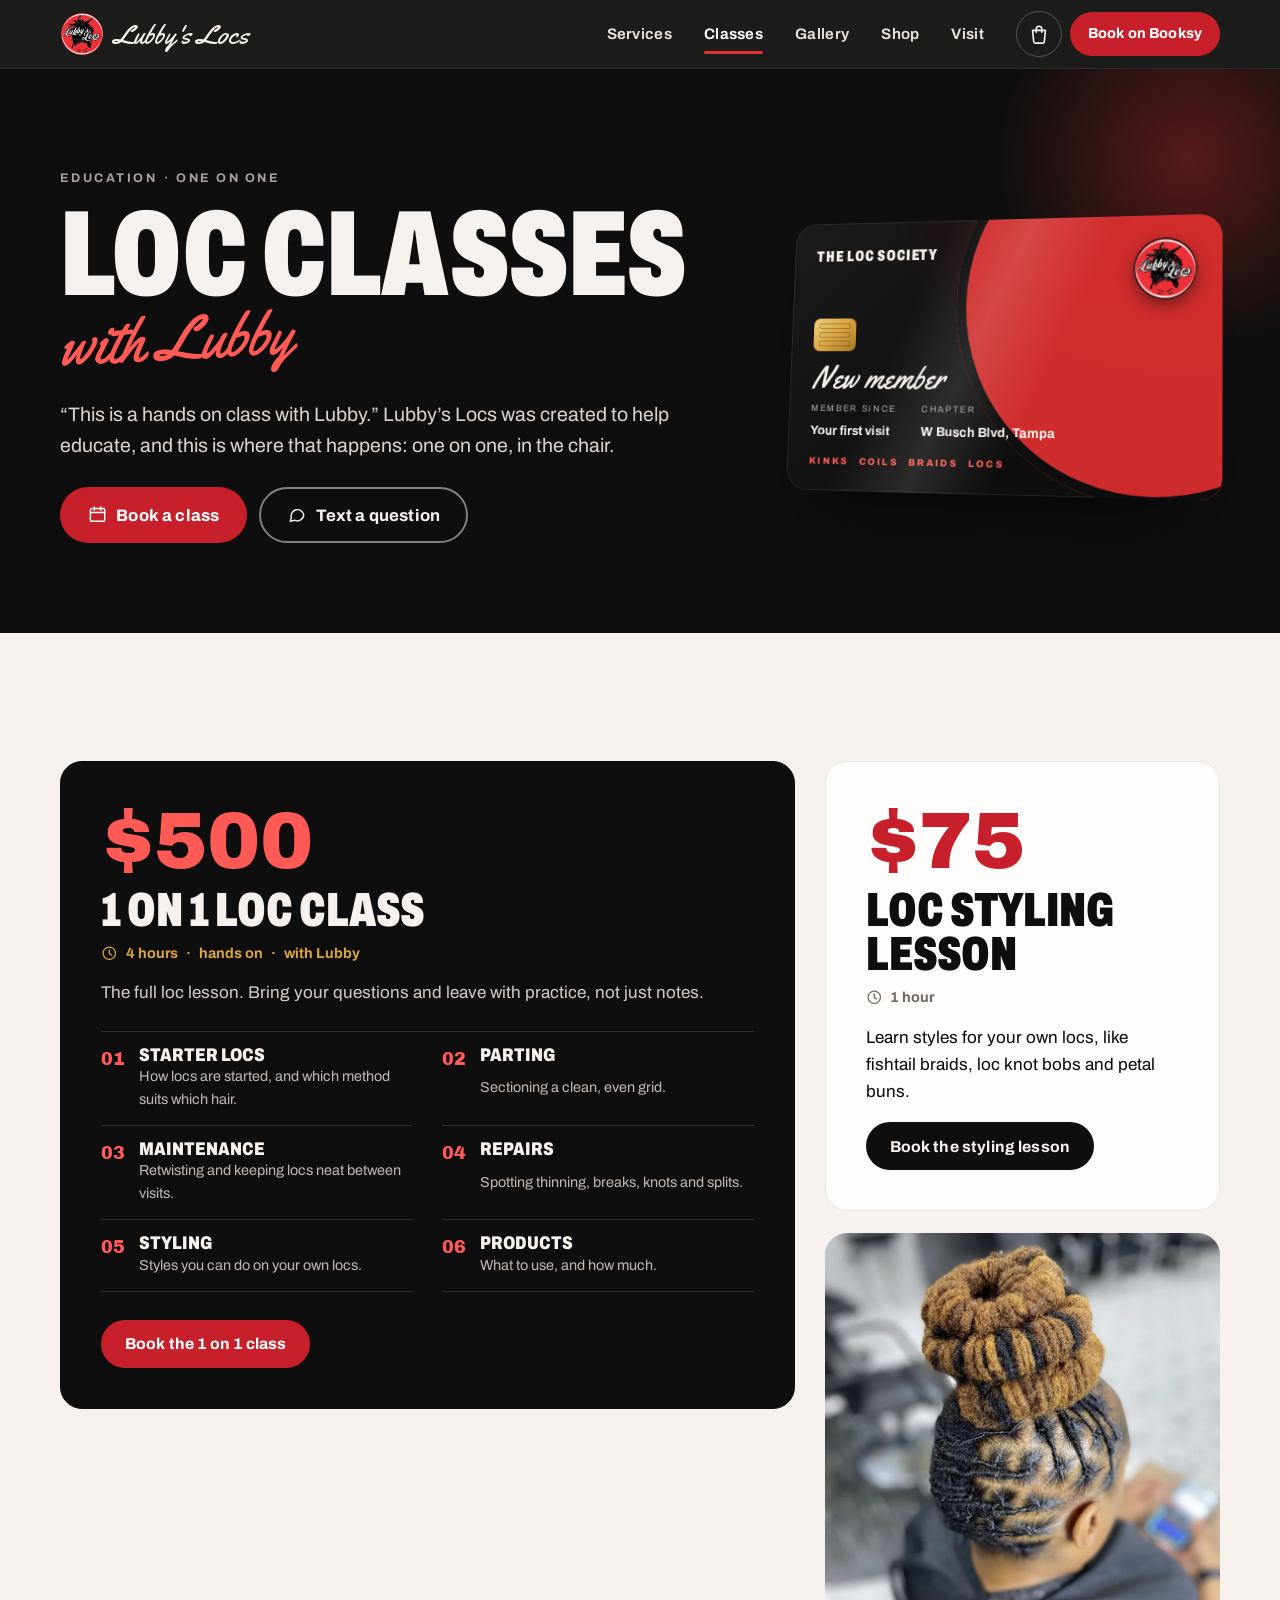
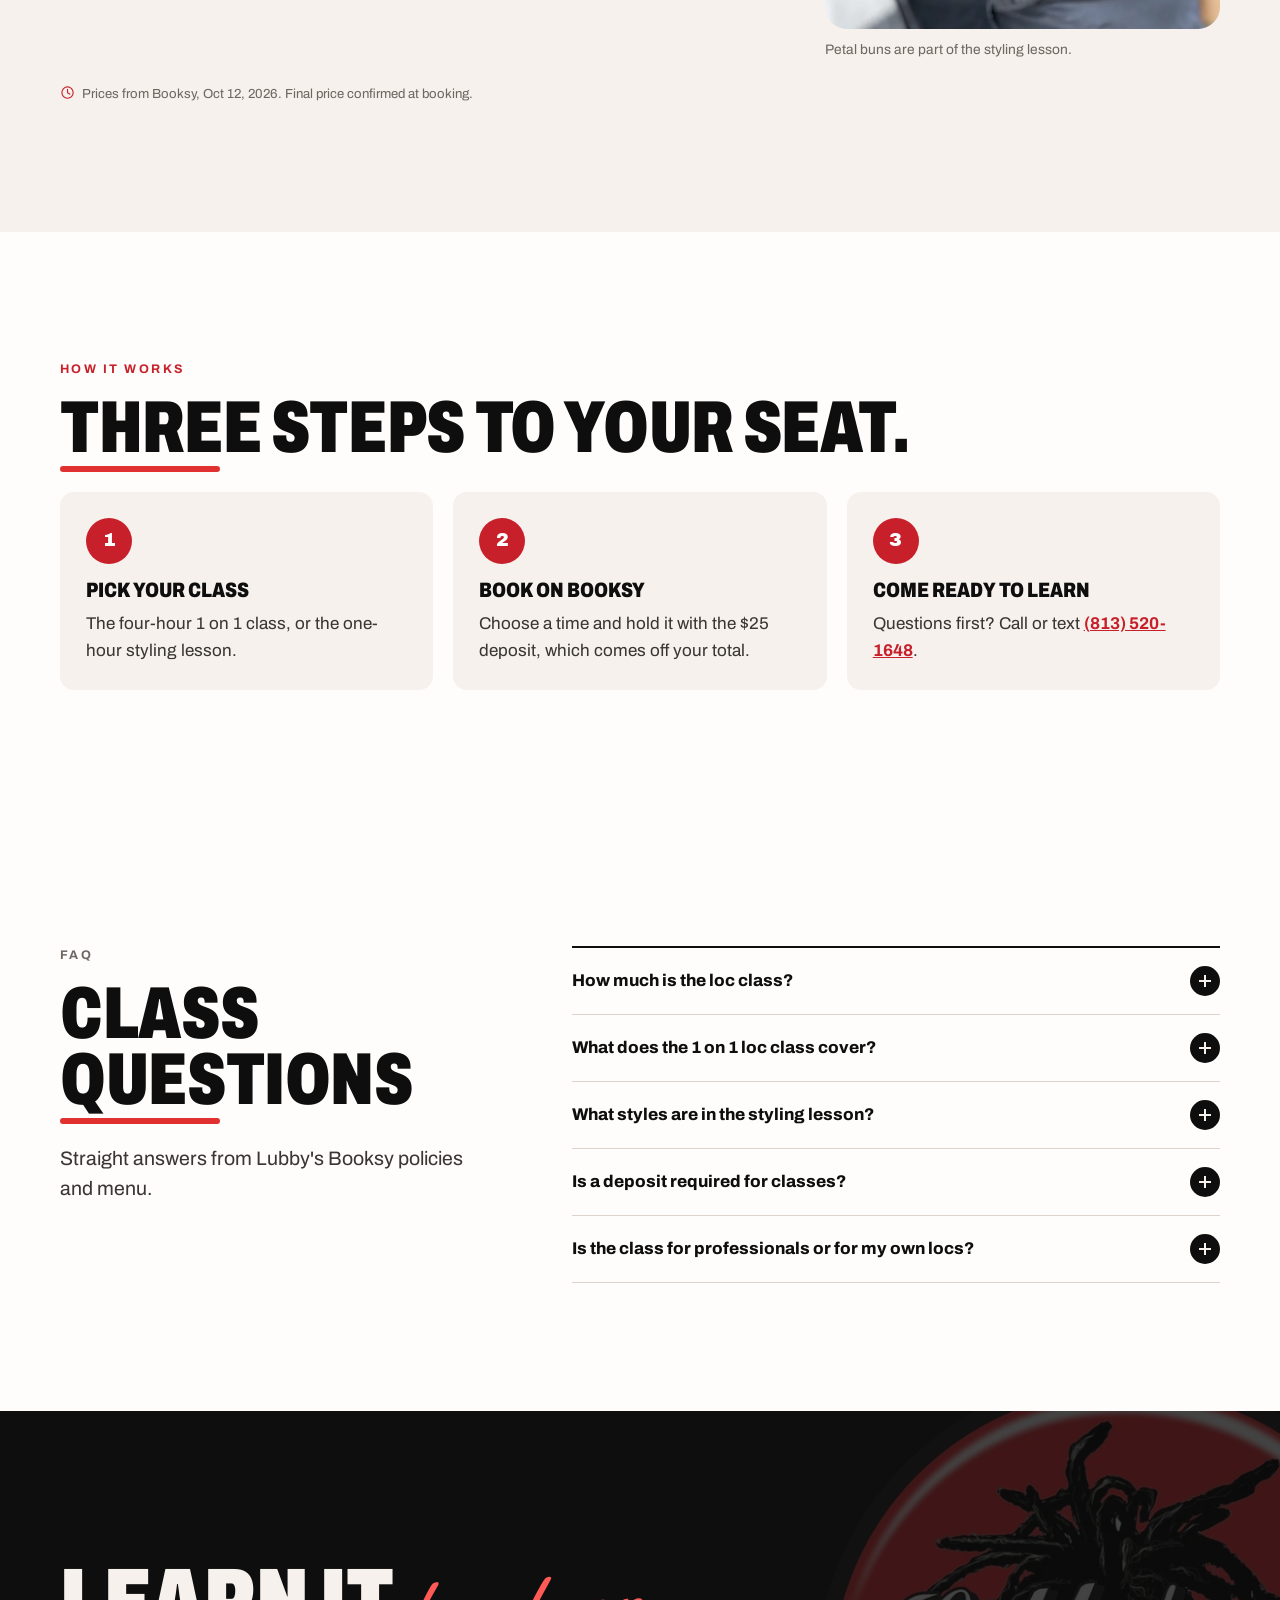
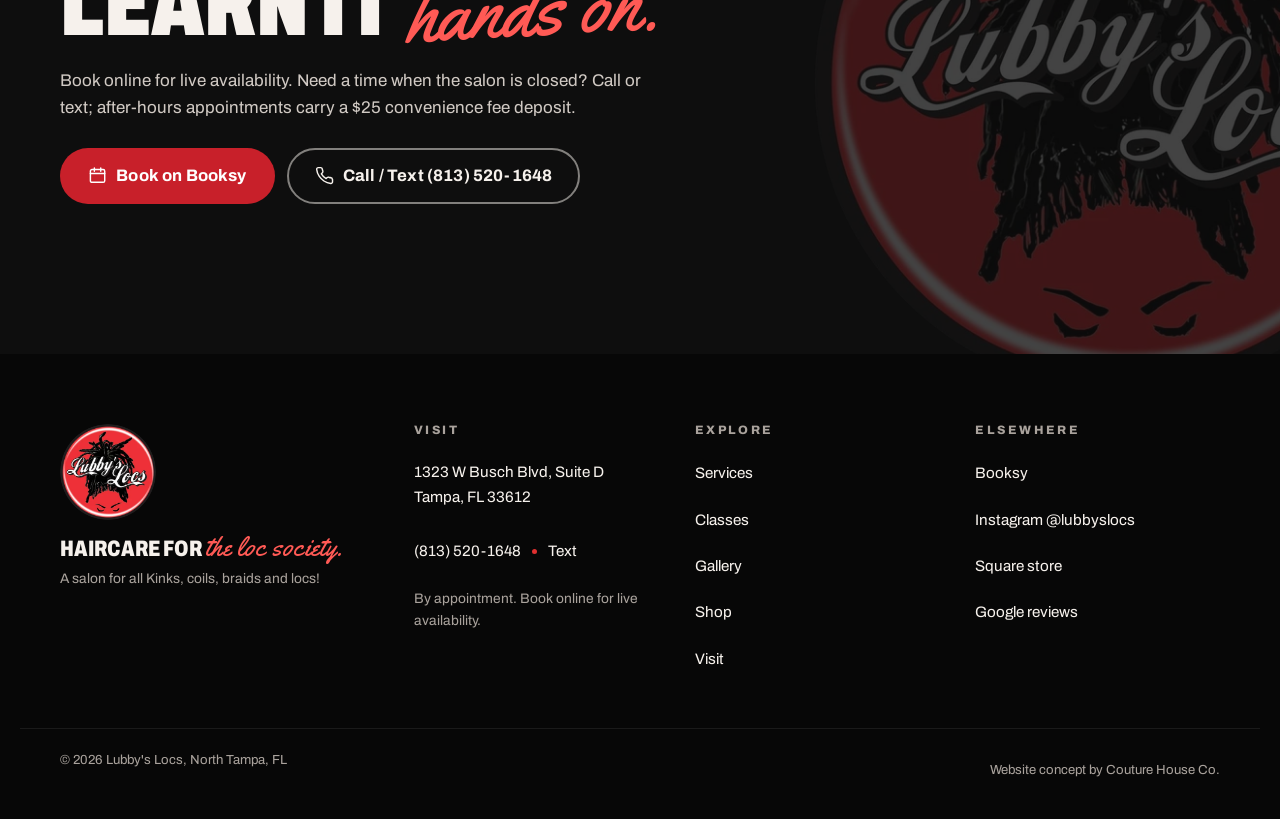
<file: classes.html>
<!doctype html>
<html lang="en" data-root="">
<head>
<meta charset="utf-8">
<meta name="viewport" content="width=device-width, initial-scale=1, viewport-fit=cover">
<title>Loc Classes in Tampa, FL | 1-on-1 with Lubby</title>
<meta name="description" content="Hands-on 1-on-1 loc class with Lubby in Tampa: starter locs, parting, maintenance, repairs, styling, products. 4 hours, $500. Styling lesson $75.">
<link rel="canonical" href="https://lubbys-locs-tampa.netlify.app/classes.html">
<meta name="theme-color" content="#0E0E0E">
<meta name="format-detection" content="telephone=no">
<meta name="robots" content="index, follow, max-image-preview:large">
<meta property="og:type" content="website">
<meta property="og:site_name" content="Lubby's Locs">
<meta property="og:title" content="Loc Classes in Tampa, FL | 1-on-1 with Lubby">
<meta property="og:description" content="Hands-on 1-on-1 loc class with Lubby in Tampa: starter locs, parting, maintenance, repairs, styling, products. 4 hours, $500. Styling lesson $75.">
<meta property="og:url" content="https://lubbys-locs-tampa.netlify.app/classes.html">
<meta property="og:image" content="https://lubbys-locs-tampa.netlify.app/assets/img/share-2.jpg">
<meta property="og:image:width" content="1200">
<meta property="og:image:height" content="630">
<meta property="og:image:type" content="image/jpeg">
<meta property="og:image:alt" content="Lubby's Locs, North Tampa loc salon: Welcome to the loc society. 4.9 Google, 5.0 Booksy, 486 reviews, plus Lubby's hair care shop.">
<meta property="og:locale" content="en_US">
<meta name="twitter:card" content="summary_large_image">
<meta name="twitter:title" content="Loc Classes in Tampa, FL | 1-on-1 with Lubby">
<meta name="twitter:description" content="Hands-on 1-on-1 loc class with Lubby in Tampa: starter locs, parting, maintenance, repairs, styling, products. 4 hours, $500. Styling lesson $75.">
<meta name="twitter:image:alt" content="Lubby's Locs, North Tampa loc salon: Welcome to the loc society. 4.9 Google, 5.0 Booksy, 486 reviews, plus Lubby's hair care shop.">
<meta name="twitter:image" content="https://lubbys-locs-tampa.netlify.app/assets/img/share-2.jpg">
<link rel="icon" href="assets/img/favicon.svg" type="image/svg+xml">
<link rel="icon" href="assets/img/favicon-32.png" sizes="32x32" type="image/png">
<link rel="apple-touch-icon" href="assets/img/apple-touch-icon.png">
<link rel="manifest" href="site.webmanifest">
<link rel="preload" href="assets/fonts/archivo-latin-wdth-normal.woff2" as="font" type="font/woff2" crossorigin>
<link rel="stylesheet" href="assets/css/fonts.css?v=20261012a">
<link rel="stylesheet" href="assets/css/site.css?v=20261012a">
<script src="assets/js/js-flag.js"></script>
<script src="assets/js/site.js?v=20261012a" defer></script>
<script type="application/ld+json">{"@context": "https://schema.org", "@type": "HairSalon", "@id": "https://lubbys-locs-tampa.netlify.app/#salon", "name": "Lubby's Locs", "alternateName": "Lubbys Locs", "url": "https://lubbys-locs-tampa.netlify.app/", "logo": "https://lubbys-locs-tampa.netlify.app/assets/img/logo-disc-640.png", "image": ["https://lubbys-locs-tampa.netlify.app/assets/img/share-2.jpg", "https://lubbys-locs-tampa.netlify.app/assets/img/hero-sculpted-updo.webp"], "description": "Loc salon in North Tampa for starter locs, instant locs, retwists, loc repair, styling, kids and barber services, plus one-on-one loc classes. Haircare for the loc society.", "slogan": "A salon for all Kinks, coils, braids and locs!", "telephone": "+1-813-520-1648", "address": {"@type": "PostalAddress", "streetAddress": "1323 W Busch Blvd, Suite D", "addressLocality": "Tampa", "addressRegion": "FL", "postalCode": "33612", "addressCountry": "US"}, "areaServed": [{"@type": "City", "name": "Tampa"}, {"@type": "AdministrativeArea", "name": "North Tampa"}], "priceRange": "$7 - $1,000+", "paymentAccepted": "Credit cards", "currenciesAccepted": "USD", "hasMap": "https://www.google.com/maps/search/?api=1&query=Lubby%27s+Locs+1323+W+Busch+Blvd+Suite+D+Tampa+FL+33612&query_place_id=ChIJw-md-NTHwogRBot3dB6f8Qw", "sameAs": ["https://www.instagram.com/lubbyslocs", "https://booksy.com/en-us/650812_lubbys-locs_braids-locs_15761_tampa", "https://lubbys-locs.square.site/"], "potentialAction": {"@type": "ReserveAction", "target": "https://booksy.com/en-us/650812_lubbys-locs_braids-locs_15761_tampa", "name": "Book on Booksy"}, "amenityFeature": [{"@type": "LocationFeatureSpecification", "name": "Parking", "value": true}, {"@type": "LocationFeatureSpecification", "name": "Wheelchair accessible", "value": true}, {"@type": "LocationFeatureSpecification", "name": "Child-friendly", "value": true}, {"@type": "LocationFeatureSpecification", "name": "Wi-Fi", "value": true}, {"@type": "LocationFeatureSpecification", "name": "Loyalty program", "value": true}], "hasOfferCatalog": {"@type": "OfferCatalog", "name": "Lubby's Locs services", "itemListElement": [{"@type": "OfferCatalog", "name": "Education", "itemListElement": [{"@type": "Offer", "itemOffered": {"@type": "Service", "name": "1 on 1 loc class"}, "priceCurrency": "USD", "price": 500}, {"@type": "Offer", "itemOffered": {"@type": "Service", "name": "Loc styling"}, "priceCurrency": "USD", "price": 75}]}]}}</script>
<script type="application/ld+json">{"@context": "https://schema.org", "@type": "BreadcrumbList", "itemListElement": [{"@type": "ListItem", "position": 1, "name": "Home", "item": "https://lubbys-locs-tampa.netlify.app/"}, {"@type": "ListItem", "position": 2, "name": "Classes", "item": "https://lubbys-locs-tampa.netlify.app/classes.html"}]}</script>
<script type="application/ld+json">{"@context": "https://schema.org", "@type": "FAQPage", "mainEntity": [{"@type": "Question", "name": "How much is the loc class?", "acceptedAnswer": {"@type": "Answer", "text": "The 1 on 1 loc class is $500 for four hours, booked on Booksy. The loc styling lesson is $75 for one hour."}}, {"@type": "Question", "name": "What does the 1 on 1 loc class cover?", "acceptedAnswer": {"@type": "Answer", "text": "Booksy lists starter locs, parting, maintenance, repairs, styling and products. It is a hands on class with Lubby."}}, {"@type": "Question", "name": "What styles are in the styling lesson?", "acceptedAnswer": {"@type": "Answer", "text": "The one-hour loc styling lesson covers styles like fishtail braids, loc knot bobs and petal buns."}}, {"@type": "Question", "name": "Is a deposit required for classes?", "acceptedAnswer": {"@type": "Answer", "text": "Lubby's Booksy policy requires a $25 deposit for appointments; it comes off your total at checkout."}}, {"@type": "Question", "name": "Is the class for professionals or for my own locs?", "acceptedAnswer": {"@type": "Answer", "text": "Booksy describes it as a one on one, hands on class with Lubby. Call or text (813) 520-1648 to talk through what you want to learn before you book."}}]}</script>
</head>
<body>
<svg class="sprite" xmlns="http://www.w3.org/2000/svg" aria-hidden="true" focusable="false"><defs><symbol id="i-phone" viewBox="0 0 24 24" fill="none" stroke="currentColor" stroke-width="1.8" stroke-linecap="round" stroke-linejoin="round"><path d="M22 16.9v3a2 2 0 0 1-2.2 2 19.8 19.8 0 0 1-8.6-3.1 19.5 19.5 0 0 1-6-6A19.8 19.8 0 0 1 2.1 4.2 2 2 0 0 1 4.1 2h3a2 2 0 0 1 2 1.7c.1.9.4 1.8.7 2.7a2 2 0 0 1-.5 2.1L8 9.8a16 16 0 0 0 6 6l1.3-1.3a2 2 0 0 1 2.1-.4c.9.3 1.8.6 2.7.7a2 2 0 0 1 1.7 2z"/></symbol><symbol id="i-chat" viewBox="0 0 24 24" fill="none" stroke="currentColor" stroke-width="1.8" stroke-linecap="round" stroke-linejoin="round"><path d="M21 12a8 8 0 0 1-11.6 7.1L4 20.5l1.4-4.9A8 8 0 1 1 21 12z"/></symbol><symbol id="i-cal" viewBox="0 0 24 24" fill="none" stroke="currentColor" stroke-width="1.8" stroke-linecap="round" stroke-linejoin="round"><rect x="3" y="4.5" width="18" height="16" rx="2"/><path d="M3 9.5h18M8 2.5v4M16 2.5v4"/></symbol><symbol id="i-bag" viewBox="0 0 24 24" fill="none" stroke="currentColor" stroke-width="1.8" stroke-linecap="round" stroke-linejoin="round"><path d="M5 8h14l-1.2 12.1a2 2 0 0 1-2 1.9H8.2a2 2 0 0 1-2-1.9z"/><path d="M9 10V6.5a3 3 0 0 1 6 0V10"/></symbol><symbol id="i-star" viewBox="0 0 24 24" fill="none" stroke="currentColor" stroke-width="1.8" stroke-linecap="round" stroke-linejoin="round"><path d="M12 2.8l2.8 5.9 6.4.8-4.7 4.4 1.2 6.4L12 17.1l-5.7 3.2 1.2-6.4-4.7-4.4 6.4-.8z" fill="currentColor" stroke="none"/></symbol><symbol id="i-pin" viewBox="0 0 24 24" fill="none" stroke="currentColor" stroke-width="1.8" stroke-linecap="round" stroke-linejoin="round"><path d="M12 21.5s-7-6.1-7-11.5a7 7 0 0 1 14 0c0 5.4-7 11.5-7 11.5z"/><circle cx="12" cy="10" r="2.6"/></symbol><symbol id="i-close" viewBox="0 0 24 24" fill="none" stroke="currentColor" stroke-width="1.8" stroke-linecap="round" stroke-linejoin="round"><path d="M5 5l14 14M19 5L5 19"/></symbol><symbol id="i-plus" viewBox="0 0 24 24" fill="none" stroke="currentColor" stroke-width="1.8" stroke-linecap="round" stroke-linejoin="round"><path d="M12 5v14M5 12h14"/></symbol><symbol id="i-minus" viewBox="0 0 24 24" fill="none" stroke="currentColor" stroke-width="1.8" stroke-linecap="round" stroke-linejoin="round"><path d="M5 12h14"/></symbol><symbol id="i-arrow" viewBox="0 0 24 24" fill="none" stroke="currentColor" stroke-width="1.8" stroke-linecap="round" stroke-linejoin="round"><path d="M4 12h15M13 6l6 6-6 6"/></symbol><symbol id="i-out" viewBox="0 0 24 24" fill="none" stroke="currentColor" stroke-width="1.8" stroke-linecap="round" stroke-linejoin="round"><path d="M14 4h6v6M20 4l-9 9"/><path d="M18 14v5a1 1 0 0 1-1 1H5a1 1 0 0 1-1-1V7a1 1 0 0 1 1-1h5"/></symbol><symbol id="i-check" viewBox="0 0 24 24" fill="none" stroke="currentColor" stroke-width="1.8" stroke-linecap="round" stroke-linejoin="round"><path d="M4.5 12.5l5 5 10-11"/></symbol><symbol id="i-clock" viewBox="0 0 24 24" fill="none" stroke="currentColor" stroke-width="1.8" stroke-linecap="round" stroke-linejoin="round"><circle cx="12" cy="12" r="9"/><path d="M12 7v5.5l3.5 2"/></symbol><symbol id="i-card" viewBox="0 0 24 24" fill="none" stroke="currentColor" stroke-width="1.8" stroke-linecap="round" stroke-linejoin="round"><rect x="2.5" y="5" width="19" height="14" rx="2"/><path d="M2.5 10h19M6 15h4"/></symbol><symbol id="i-car" viewBox="0 0 24 24" fill="none" stroke="currentColor" stroke-width="1.8" stroke-linecap="round" stroke-linejoin="round"><path d="M5 16.5V12l2-5h10l2 5v4.5"/><path d="M3.5 16.5h17v2.5h-17z"/><circle cx="7.5" cy="13.5" r=".6"/><circle cx="16.5" cy="13.5" r=".6"/></symbol><symbol id="i-access" viewBox="0 0 24 24" fill="none" stroke="currentColor" stroke-width="1.8" stroke-linecap="round" stroke-linejoin="round"><circle cx="12" cy="4.5" r="1.8"/><path d="M6 8.5l6 1.2 6-1.2M12 9.7V14l-3.5 6.5M12 14l3.5 6.5"/></symbol><symbol id="i-wifi" viewBox="0 0 24 24" fill="none" stroke="currentColor" stroke-width="1.8" stroke-linecap="round" stroke-linejoin="round"><path d="M2.5 9a14 14 0 0 1 19 0M5.5 12.5a9.5 9.5 0 0 1 13 0M8.6 16a5 5 0 0 1 6.8 0"/><circle cx="12" cy="19.3" r=".9" fill="currentColor"/></symbol><symbol id="i-kids" viewBox="0 0 24 24" fill="none" stroke="currentColor" stroke-width="1.8" stroke-linecap="round" stroke-linejoin="round"><circle cx="12" cy="7" r="3.2"/><path d="M5.5 21a6.5 6.5 0 0 1 13 0"/><path d="M10.5 6.4h.01M13.5 6.4h.01"/></symbol><symbol id="i-scissors" viewBox="0 0 24 24" fill="none" stroke="currentColor" stroke-width="1.8" stroke-linecap="round" stroke-linejoin="round"><circle cx="6" cy="6" r="3"/><circle cx="6" cy="18" r="3"/><path d="M20 4L8.1 15.9M14.5 14.5L20 20M8.1 8.1L12 12"/></symbol><symbol id="i-loyal" viewBox="0 0 24 24" fill="none" stroke="currentColor" stroke-width="1.8" stroke-linecap="round" stroke-linejoin="round"><path d="M12 21s-8-4.8-8-11a4.5 4.5 0 0 1 8-2.8A4.5 4.5 0 0 1 20 10c0 6.2-8 11-8 11z"/></symbol><symbol id="i-insta" viewBox="0 0 24 24" fill="none" stroke="currentColor" stroke-width="1.8" stroke-linecap="round" stroke-linejoin="round"><rect x="3" y="3" width="18" height="18" rx="5"/><circle cx="12" cy="12" r="4"/><circle cx="17.5" cy="6.5" r=".8" fill="currentColor"/></symbol><symbol id="i-cap" viewBox="0 0 24 24" fill="none" stroke="currentColor" stroke-width="1.8" stroke-linecap="round" stroke-linejoin="round"><path d="M2 9l10-5 10 5-10 5z"/><path d="M6 11v5c0 1.5 3 3 6 3s6-1.5 6-3v-5"/><path d="M22 9v6"/></symbol><symbol id="i-drop" viewBox="0 0 24 24" fill="none" stroke="currentColor" stroke-width="1.8" stroke-linecap="round" stroke-linejoin="round"><path d="M12 2.8s6.5 7 6.5 11.7a6.5 6.5 0 0 1-13 0C5.5 9.8 12 2.8 12 2.8z"/></symbol><symbol id="i-menu" viewBox="0 0 24 24" fill="none" stroke="currentColor" stroke-width="1.8" stroke-linecap="round" stroke-linejoin="round"><path d="M3 7h18M3 12h18M3 17h18"/></symbol></defs></svg>
<a class="skip" href="#main">Skip to content</a>
<header class="hdr" id="top">
  <div class="wrap hdr__in">
    <a class="brand" href="index.html" aria-label="Lubby's Locs, home">
      <img src="assets/img/logo-disc-320.webp" width="320" height="320" alt="" class="brand__disc">
      <span class="brand__word">Lubby's Locs</span>
    </a>
    <nav class="nav" aria-label="Main"><ul><li><a href="services.html">Services</a></li><li><a href="classes.html" aria-current="page">Classes</a></li><li><a href="gallery.html">Gallery</a></li><li><a href="shop.html">Shop</a></li><li><a href="visit.html">Visit</a></li></ul></nav>
    <div class="hdr__act">
      <button class="bagbtn needs-js" type="button" data-bag-open aria-label="Open your bag, 0 items" aria-controls="bag" aria-expanded="false"><svg class="i" aria-hidden="true" focusable="false"><use href="#i-bag"/></svg><span class="bagbtn__n" data-bag-count></span></button>
      <a class="btn btn--red btn--sm hdr__book" href="https://booksy.com/en-us/650812_lubbys-locs_braids-locs_15761_tampa" rel="noopener">Book on Booksy</a>
      <button class="menubtn" type="button" aria-expanded="false" aria-controls="mnav" aria-label="Open menu"><svg class="i" aria-hidden="true" focusable="false"><use href="#i-menu"/></svg></button>
    </div>
  </div>
</header>
<div class="mnav" id="mnav" role="dialog" aria-modal="true" aria-label="Site menu" hidden>
  <div class="mnav__top wrap">
    <img src="assets/img/logo-disc-320.webp" width="320" height="320" alt="" class="brand__disc">
    <button class="mnav__x" type="button" data-mnav-close aria-label="Close menu"><svg class="i" aria-hidden="true" focusable="false"><use href="#i-close"/></svg></button>
  </div>
  <nav class="wrap" aria-label="Mobile"><ul class="mnav__list"><li><a href="index.html"><span>Home</span><svg class="i" aria-hidden="true" focusable="false"><use href="#i-arrow"/></svg></a></li><li><a href="services.html"><span>Services</span><svg class="i" aria-hidden="true" focusable="false"><use href="#i-arrow"/></svg></a></li><li><a href="classes.html" aria-current="page"><span>Classes</span><svg class="i" aria-hidden="true" focusable="false"><use href="#i-arrow"/></svg></a></li><li><a href="gallery.html"><span>Gallery</span><svg class="i" aria-hidden="true" focusable="false"><use href="#i-arrow"/></svg></a></li><li><a href="shop.html"><span>Shop</span><svg class="i" aria-hidden="true" focusable="false"><use href="#i-arrow"/></svg></a></li><li><a href="visit.html"><span>Visit</span><svg class="i" aria-hidden="true" focusable="false"><use href="#i-arrow"/></svg></a></li></ul></nav>
  <div class="wrap mnav__cta">
    <a class="btn btn--red" href="https://booksy.com/en-us/650812_lubbys-locs_braids-locs_15761_tampa" rel="noopener"><svg class="i" aria-hidden="true" focusable="false"><use href="#i-cal"/></svg>Book on Booksy</a>
    <a class="btn btn--line" href="tel:+18135201648"><svg class="i" aria-hidden="true" focusable="false"><use href="#i-phone"/></svg>Call (813) 520-1648</a>
    <a class="btn btn--line" href="sms:+18135201648"><svg class="i" aria-hidden="true" focusable="false"><use href="#i-chat"/></svg>Text us</a>
  </div>
</div>
<main id="main">

<section class="phero phero--cls" aria-labelledby="ph-h">
  <div class="wrap phero__grid">
    <div class="phero__in">
      <p class="kicker kicker--light">Education <span aria-hidden="true">&middot;</span> One on one</p>
      <h1 class="phero__h" id="ph-h">Loc classes <span class="script">with Lubby</span></h1>
      <p class="lede lede--light">&ldquo;This is a hands on class with Lubby.&rdquo; Lubby&rsquo;s Locs was created to help educate, and this is where that happens: one on one, in the chair.</p>
      <div class="row-b"><a class="btn btn--red btn--lg" href="https://booksy.com/en-us/650812_lubbys-locs_braids-locs_15761_tampa" rel="noopener"><svg class="i" aria-hidden="true" focusable="false"><use href="#i-cal"/></svg>Book a class</a><a class="btn btn--line btn--lg" href="sms:+18135201648"><svg class="i" aria-hidden="true" focusable="false"><use href="#i-chat"/></svg>Text a question</a></div>
    </div>
    <div class="mcard-wrap" aria-hidden="true">
  <div class="mcard" data-tilt>
    <div class="mcard__shine"></div>
    <div class="mcard__top"><span class="mcard__club">The Loc Society</span><img src="assets/img/logo-disc-320.webp" width="320" height="320" alt="" loading="lazy"></div>
    <div class="mcard__chip"><span></span><span></span><span></span></div>
    <p class="mcard__name">New member</p>
    <div class="mcard__row"><div><small>Member since</small><b>Your first visit</b></div><div><small>Chapter</small><b>W Busch Blvd, Tampa</b></div></div>
    <div class="mcard__strip"><span>Kinks</span><span>Coils</span><span>Braids</span><span>Locs</span></div>
  </div>
</div>
  </div>
</section>
<section class="sec cls" aria-labelledby="c1-h">
  <div class="wrap cls__grid">
    <article class="ccard ccard--main">
      <p class="ccard__p">$500</p>
      <h2 class="ccard__h" id="c1-h">1 on 1 loc class</h2>
      <p class="ccard__d"><svg class="i" aria-hidden="true" focusable="false"><use href="#i-clock"/></svg>4 hours <span aria-hidden="true">&middot;</span> hands on <span aria-hidden="true">&middot;</span> with Lubby</p>
      <p>The full loc lesson. Bring your questions and leave with practice, not just notes.</p>
      <ol class="cv"><li><span class="cv__n">01</span><h3>Starter locs</h3><p>How locs are started, and which method suits which hair.</p></li><li><span class="cv__n">02</span><h3>Parting</h3><p>Sectioning a clean, even grid.</p></li><li><span class="cv__n">03</span><h3>Maintenance</h3><p>Retwisting and keeping locs neat between visits.</p></li><li><span class="cv__n">04</span><h3>Repairs</h3><p>Spotting thinning, breaks, knots and splits.</p></li><li><span class="cv__n">05</span><h3>Styling</h3><p>Styles you can do on your own locs.</p></li><li><span class="cv__n">06</span><h3>Products</h3><p>What to use, and how much.</p></li></ol>
      <a class="btn btn--red" href="https://booksy.com/en-us/650812_lubbys-locs_braids-locs_15761_tampa" rel="noopener">Book the 1 on 1 class</a>
    </article>
    <div class="cls__side">
      <article class="ccard">
        <p class="ccard__p">$75</p>
        <h2 class="ccard__h">Loc styling lesson</h2>
        <p class="ccard__d"><svg class="i" aria-hidden="true" focusable="false"><use href="#i-clock"/></svg>1 hour</p>
        <p>Learn styles for your own locs, like fishtail braids, loc knot bobs and petal buns.</p>
        <a class="btn btn--ink" href="https://booksy.com/en-us/650812_lubbys-locs_braids-locs_15761_tampa" rel="noopener">Book the styling lesson</a>
      </article>
      <figure class="cls__fig"><img src="assets/img/copper-petal-bun.webp" width="1600" height="1600" alt="Copper and black petal bun on top of the head" srcset="assets/img/copper-petal-bun-800.webp 800w, assets/img/copper-petal-bun.webp 1600w" sizes="(min-width: 1024px) 380px, 90vw" loading="lazy" decoding="async"><figcaption>Petal buns are part of the styling lesson.</figcaption></figure>
    </div>
  </div>
  <div class="wrap"><p class="pnote"><svg class="i" aria-hidden="true" focusable="false"><use href="#i-clock"/></svg>Prices from Booksy, Oct 12, 2026. Final price confirmed at booking.</p></div>
</section>
<section class="sec steps" aria-labelledby="st-h">
  <div class="wrap">
    <p class="kicker kicker--red">How it works</p>
    <h2 class="wipe h2" id="st-h">Three steps to your seat.</h2>
    <ol class="steps__l">
      <li><span>1</span><h3>Pick your class</h3><p>The four-hour 1 on 1 class, or the one-hour styling lesson.</p></li>
      <li><span>2</span><h3>Book on Booksy</h3><p>Choose a time and hold it with the $25 deposit, which comes off your total.</p></li>
      <li><span>3</span><h3>Come ready to learn</h3><p>Questions first? Call or text <a href="tel:+18135201648">(813) 520-1648</a>.</p></li>
    </ol>
  </div>
</section>
<section class="sec faq" id="faq" aria-labelledby="faq-h">
  <div class="wrap faq__grid">
    <div><p class="kicker">FAQ</p><h2 class="wipe h2" id="faq-h">Class questions</h2><p class="lede">Straight answers from Lubby's Booksy policies and menu.</p></div>
    <div class="faq__list"><details class="faq__item"><summary><span>How much is the loc class?</span><span class="faq__pm" aria-hidden="true"></span></summary><p>The 1 on 1 loc class is $500 for four hours, booked on Booksy. The loc styling lesson is $75 for one hour.</p></details><details class="faq__item"><summary><span>What does the 1 on 1 loc class cover?</span><span class="faq__pm" aria-hidden="true"></span></summary><p>Booksy lists starter locs, parting, maintenance, repairs, styling and products. It is a hands on class with Lubby.</p></details><details class="faq__item"><summary><span>What styles are in the styling lesson?</span><span class="faq__pm" aria-hidden="true"></span></summary><p>The one-hour loc styling lesson covers styles like fishtail braids, loc knot bobs and petal buns.</p></details><details class="faq__item"><summary><span>Is a deposit required for classes?</span><span class="faq__pm" aria-hidden="true"></span></summary><p>Lubby&#x27;s Booksy policy requires a $25 deposit for appointments; it comes off your total at checkout.</p></details><details class="faq__item"><summary><span>Is the class for professionals or for my own locs?</span><span class="faq__pm" aria-hidden="true"></span></summary><p>Booksy describes it as a one on one, hands on class with Lubby. Call or text (813) 520-1648 to talk through what you want to learn before you book.</p></details></div>
  </div>
</section>
<section class="cta" aria-labelledby="cta-h">
  <div class="cta__disc" aria-hidden="true"><img src="assets/img/logo-disc-640.webp" width="640" height="640" alt="" loading="lazy" data-spin></div>
  <div class="wrap cta__in">
    <h2 class="cta__h" id="cta-h">Learn it <span class="script">hands on.</span></h2>
    <p class="cta__p">Book online for live availability. Need a time when the salon is closed? Call or text; after-hours appointments carry a $25 convenience fee deposit.</p>
    <div class="cta__b">
      <a class="btn btn--red btn--lg" href="https://booksy.com/en-us/650812_lubbys-locs_braids-locs_15761_tampa" rel="noopener"><svg class="i" aria-hidden="true" focusable="false"><use href="#i-cal"/></svg>Book on Booksy</a>
      <a class="btn btn--line btn--lg" href="tel:+18135201648"><svg class="i" aria-hidden="true" focusable="false"><use href="#i-phone"/></svg>Call / Text (813) 520-1648</a>
    </div>
  </div>
</section>
</main>
<footer class="ftr">
  <div class="wrap ftr__grid">
    <div class="ftr__brand">
      <img src="assets/img/logo-disc-320.webp" width="320" height="320" alt="Lubby's Locs logo" loading="lazy" class="ftr__disc">
      <p class="ftr__tag">Haircare for <span class="script">the loc society.</span></p>
      <p class="ftr__small">A salon for all Kinks, coils, braids and locs!</p>
    </div>
    <div>
      <h2 class="ftr__h">Visit</h2>
      <address><a href="https://www.google.com/maps/search/?api=1&query=Lubby%27s+Locs+1323+W+Busch+Blvd+Suite+D+Tampa+FL+33612&query_place_id=ChIJw-md-NTHwogRBot3dB6f8Qw" rel="noopener">1323 W Busch Blvd, Suite D<br>Tampa, FL 33612</a></address>
      <p><a href="tel:+18135201648">(813) 520-1648</a> <span class="dot" aria-hidden="true"></span> <a href="sms:+18135201648">Text</a></p>
      <p class="ftr__small">By appointment. Book online for live availability.</p>
    </div>
    <div>
      <h2 class="ftr__h">Explore</h2>
      <ul class="ftr__links"><li><a href="services.html">Services</a></li><li><a href="classes.html">Classes</a></li><li><a href="gallery.html">Gallery</a></li><li><a href="shop.html">Shop</a></li><li><a href="visit.html">Visit</a></li></ul>
    </div>
    <div>
      <h2 class="ftr__h">Elsewhere</h2>
      <ul class="ftr__links">
        <li><a href="https://booksy.com/en-us/650812_lubbys-locs_braids-locs_15761_tampa" rel="noopener">Booksy</a></li>
        <li><a href="https://www.instagram.com/lubbyslocs" rel="noopener">Instagram @lubbyslocs</a></li>
        <li><a href="https://lubbys-locs.square.site/s/shop" rel="noopener">Square store</a></li>
        <li><a href="https://search.google.com/local/reviews?placeid=ChIJw-md-NTHwogRBot3dB6f8Qw" rel="noopener">Google reviews</a></li>
      </ul>
    </div>
  </div>
  <div class="wrap ftr__base">
    <p>&copy; 2026 Lubby's Locs, North Tampa, FL</p>
    <p><a href="https://couturehouse.co" rel="noopener">Website concept by Couture House Co.</a></p>
  </div>
</footer>
<div class="mbar" aria-label="Quick actions">
  <a class="mbar__book" href="https://booksy.com/en-us/650812_lubbys-locs_braids-locs_15761_tampa" rel="noopener"><svg class="i" aria-hidden="true" focusable="false"><use href="#i-cal"/></svg>Book on Booksy</a>
  <a class="mbar__call" href="tel:+18135201648"><svg class="i" aria-hidden="true" focusable="false"><use href="#i-phone"/></svg>Call / Text</a>
</div>
<div class="scrim" data-bag-close hidden></div>
<aside class="bag" id="bag" role="dialog" aria-modal="true" aria-labelledby="bag-title" hidden>
  <div class="bag__head">
    <h2 id="bag-title" class="bag__title">Your bag</h2>
    <button class="bag__x" type="button" data-bag-close aria-label="Close bag"><svg class="i" aria-hidden="true" focusable="false"><use href="#i-close"/></svg></button>
  </div>
  <div class="bag__view" data-view="list">
    <ul class="bag__lines" data-bag-lines></ul>
    <div class="bag__empty" data-bag-empty>
      <p class="bag__emptyt">Your bag is empty.</p>
      <p>Take the care home: butter, oil, bonnets, durags and caps.</p>
      <a class="btn btn--red" href="shop.html">Shop hair care</a>
    </div>
  </div>
  <div class="bag__view" data-view="checkout" hidden>
    <p class="bag__lead">Finish checkout on our secure Square store.</p>
    <p class="bag__sub">Lubby's Locs inventory and payments live on Square. Open each item below, set the quantity and add it to your Square cart, then check out there.</p>
    <ol class="bag__co" data-bag-co></ol>
    <p class="bag__note"><svg class="i" aria-hidden="true" focusable="false"><use href="#i-pin"/></svg><span>Rather pick up at the salon? Ask when you book or at your next appointment, or text <a href="sms:+18135201648">(813) 520-1648</a> to confirm.</span></p>
    <button class="btn btn--line btn--block" type="button" data-bag-back><svg class="i flip" aria-hidden="true" focusable="false"><use href="#i-arrow"/></svg>Back to bag</button>
  </div>
  <div class="bag__foot" data-bag-foot>
    <div class="bag__sum"><span>Subtotal</span><strong data-bag-subtotal>$0.00</strong></div>
    <p class="bag__fine">Taxes and any shipping or pickup options are shown on Square. We never collect payment details on this site.</p>
    <button class="btn btn--red btn--block" type="button" data-bag-checkout>Checkout<svg class="i" aria-hidden="true" focusable="false"><use href="#i-arrow"/></svg></button>
  </div>
</aside>
<div class="toast" role="status" aria-live="polite" data-toast></div>
</body>
</html>
</file>
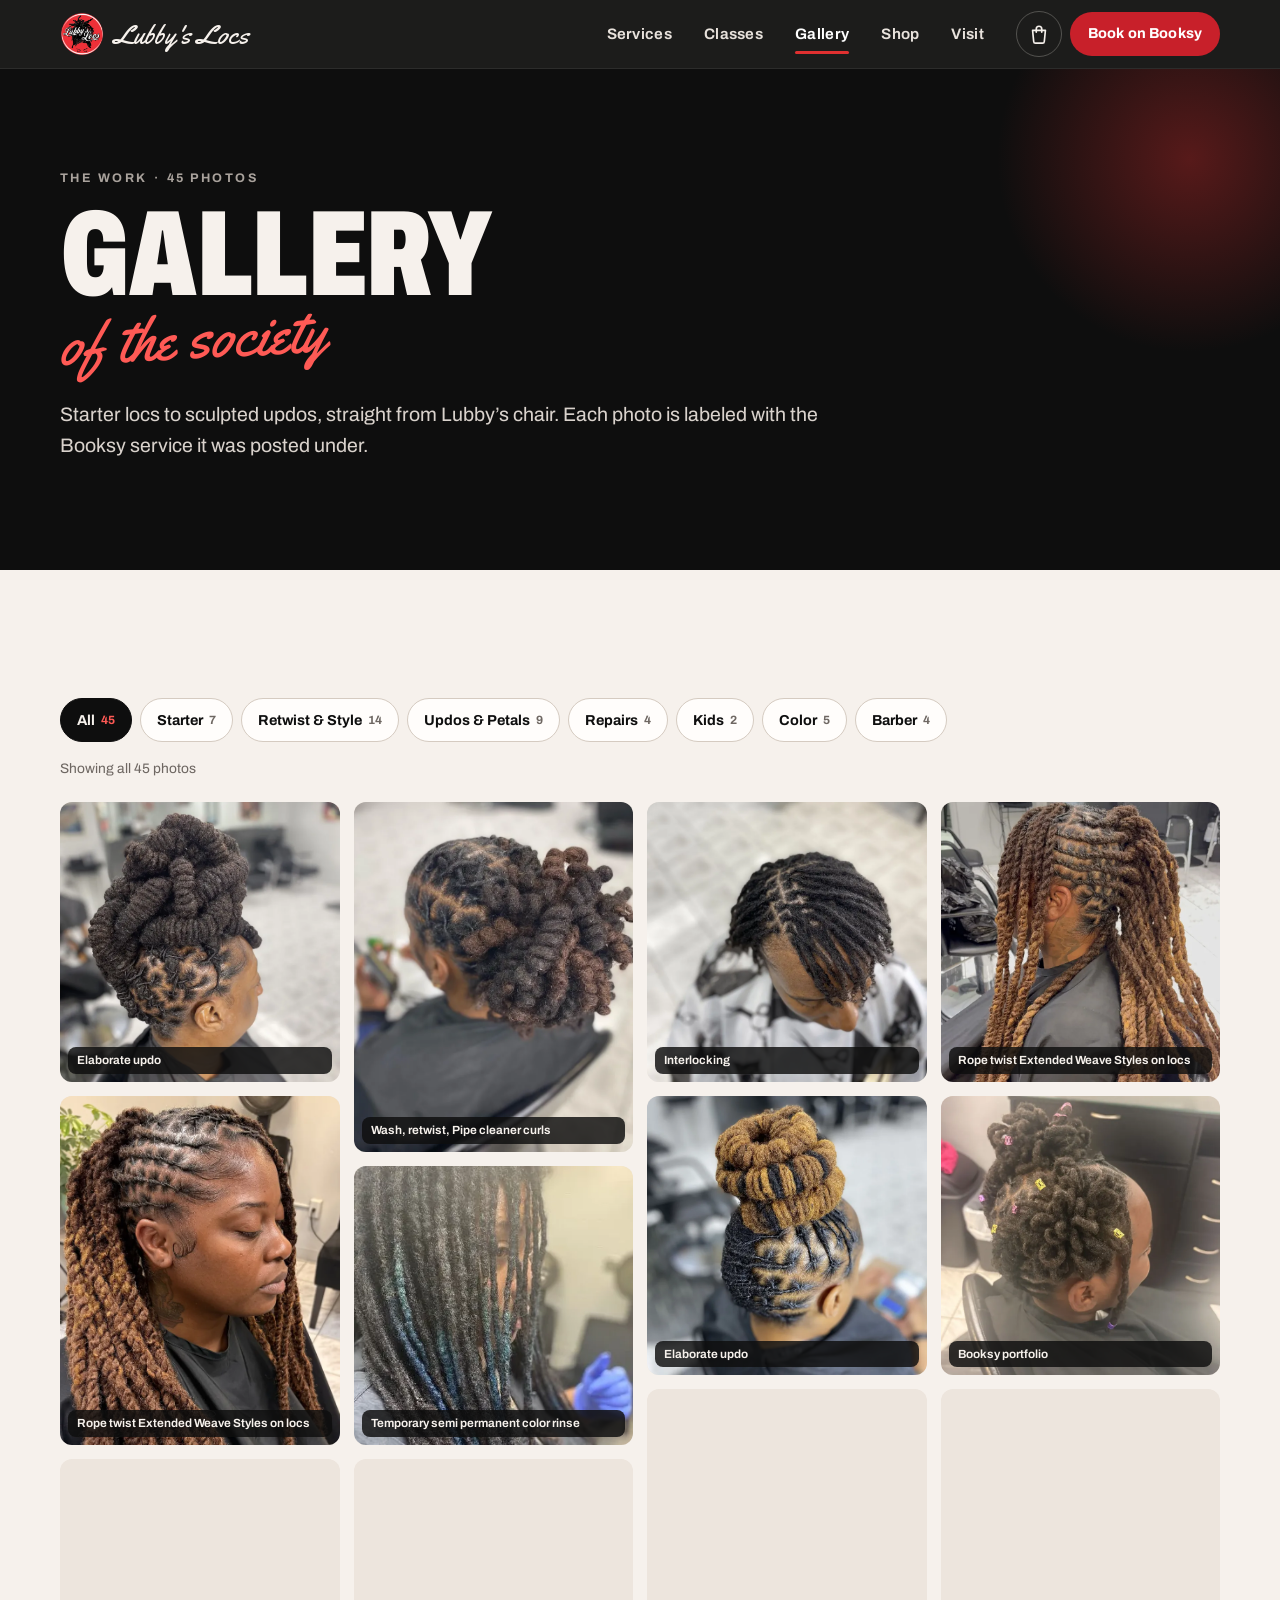
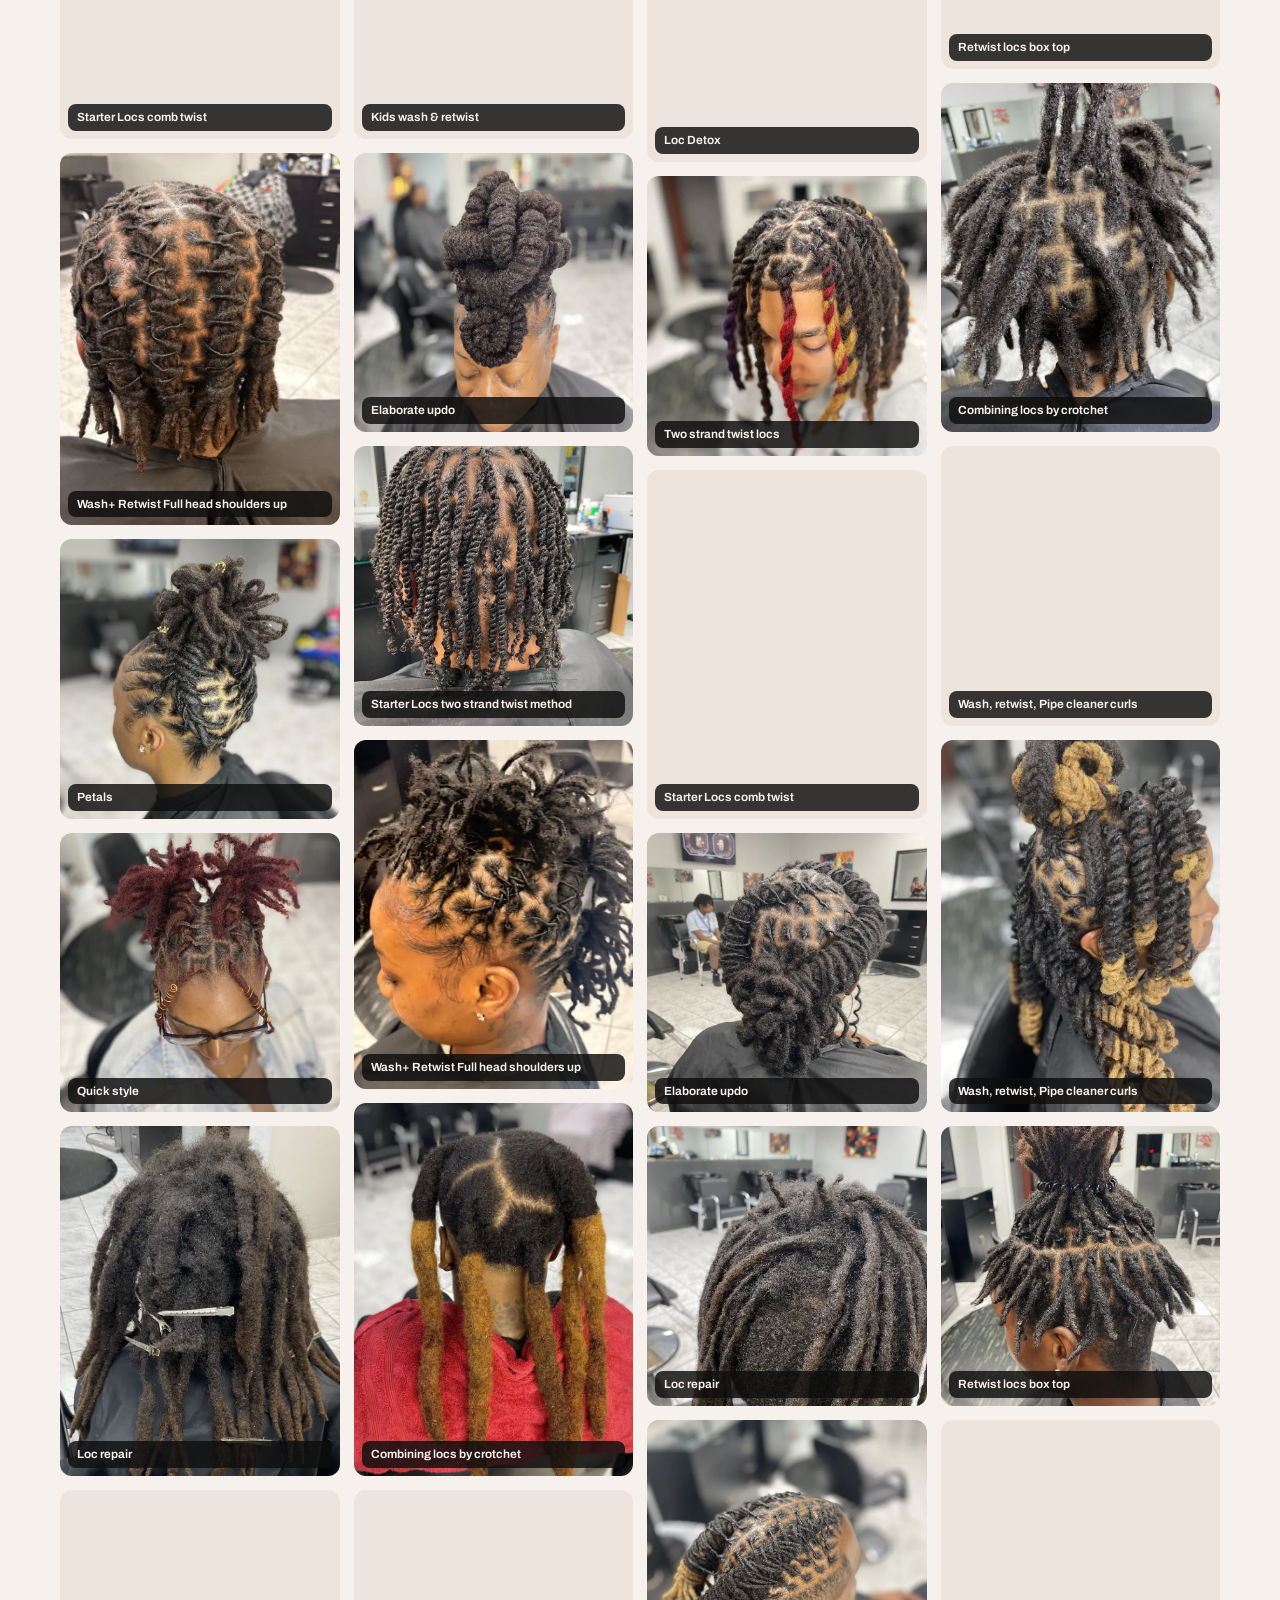
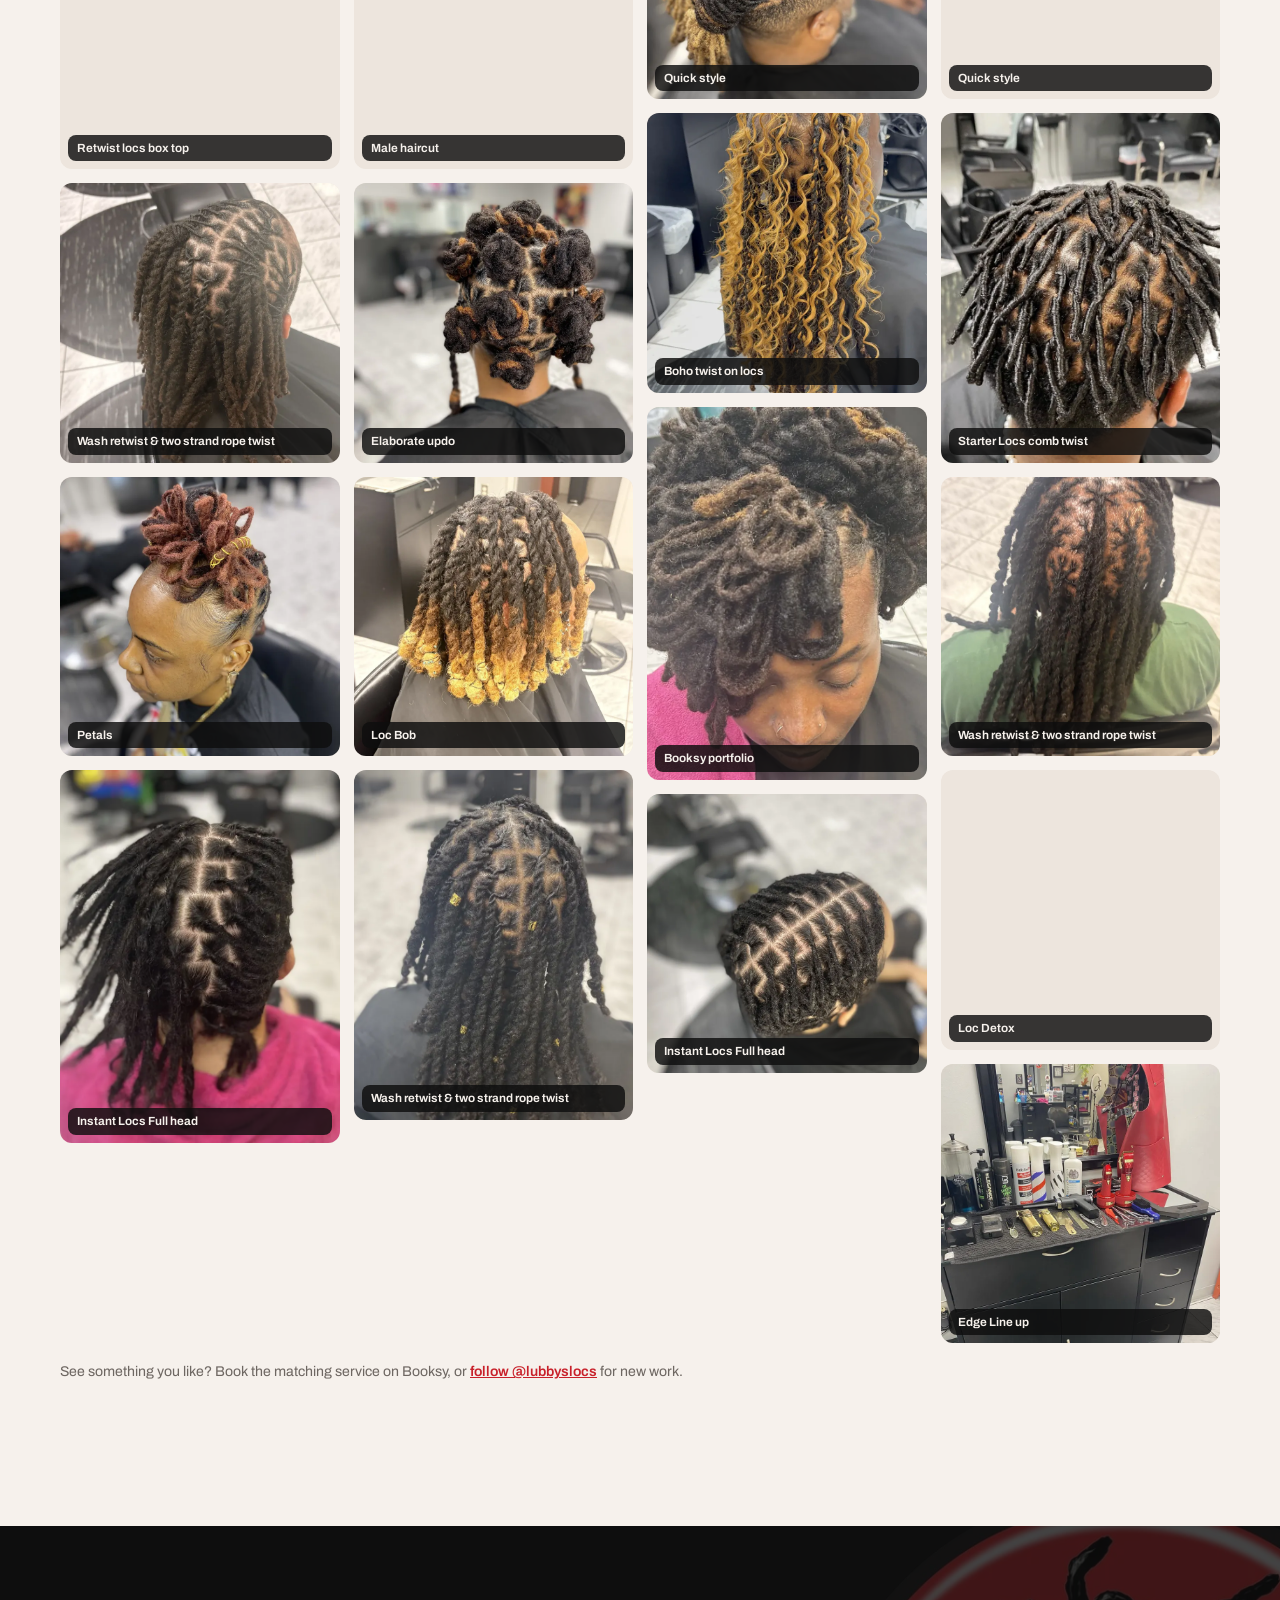
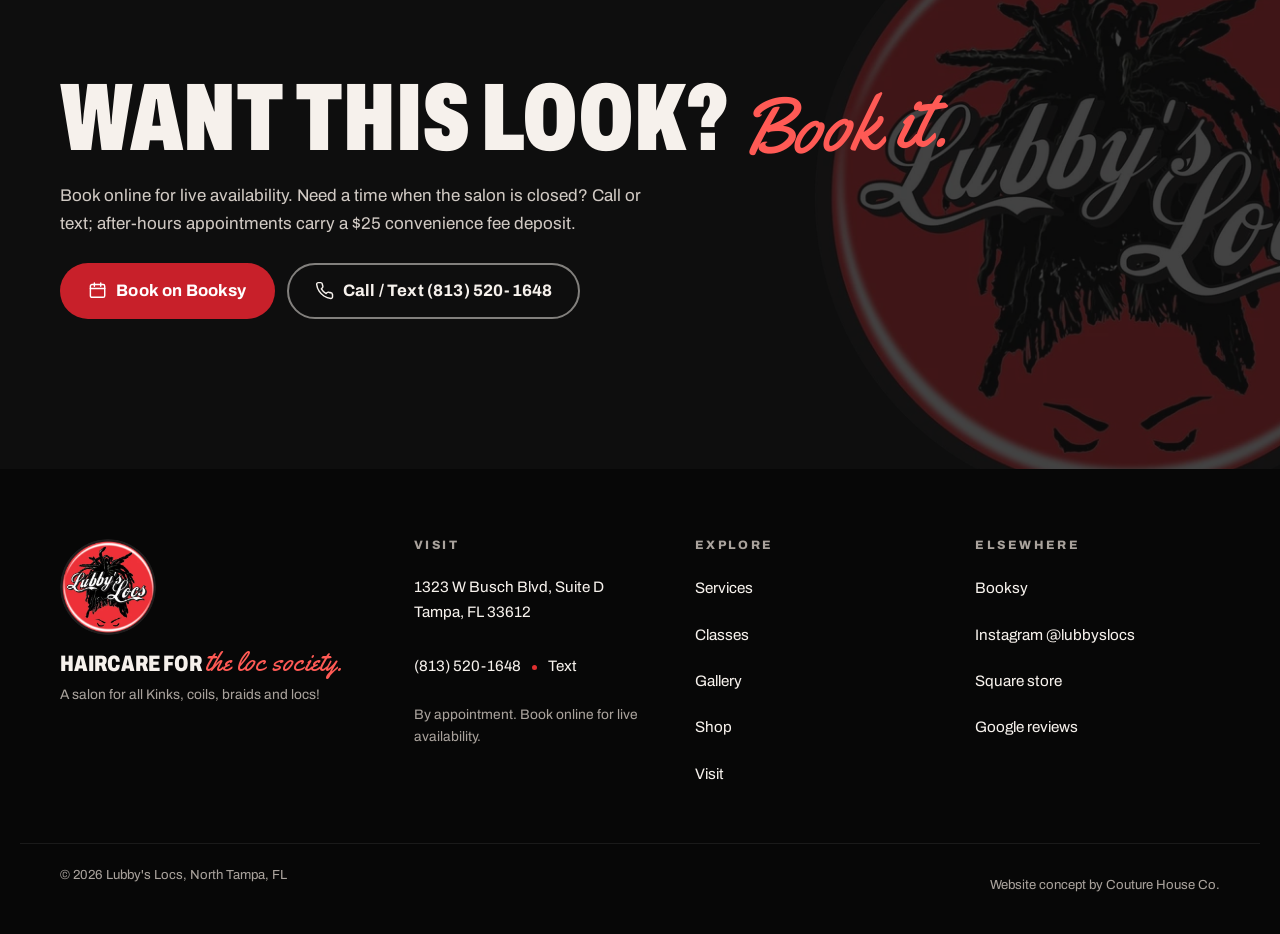
<file: gallery.html>
<!doctype html>
<html lang="en" data-root="">
<head>
<meta charset="utf-8">
<meta name="viewport" content="width=device-width, initial-scale=1, viewport-fit=cover">
<title>Loc Styles Gallery | Lubby&#x27;s Locs, Tampa, FL</title>
<meta name="description" content="Real work from Lubby&#x27;s Locs in Tampa: starter locs, retwists, rope twists, petal updos, loc repairs, kids, color and barber cuts.">
<link rel="canonical" href="https://lubbys-locs-tampa.netlify.app/gallery.html">
<meta name="theme-color" content="#0E0E0E">
<meta name="format-detection" content="telephone=no">
<meta name="robots" content="index, follow, max-image-preview:large">
<meta property="og:type" content="website">
<meta property="og:site_name" content="Lubby's Locs">
<meta property="og:title" content="Loc Styles Gallery | Lubby&#x27;s Locs, Tampa, FL">
<meta property="og:description" content="Real work from Lubby&#x27;s Locs in Tampa: starter locs, retwists, rope twists, petal updos, loc repairs, kids, color and barber cuts.">
<meta property="og:url" content="https://lubbys-locs-tampa.netlify.app/gallery.html">
<meta property="og:image" content="https://lubbys-locs-tampa.netlify.app/assets/img/share-2.jpg">
<meta property="og:image:width" content="1200">
<meta property="og:image:height" content="630">
<meta property="og:image:type" content="image/jpeg">
<meta property="og:image:alt" content="Lubby's Locs, North Tampa loc salon: Welcome to the loc society. 4.9 Google, 5.0 Booksy, 486 reviews, plus Lubby's hair care shop.">
<meta property="og:locale" content="en_US">
<meta name="twitter:card" content="summary_large_image">
<meta name="twitter:title" content="Loc Styles Gallery | Lubby&#x27;s Locs, Tampa, FL">
<meta name="twitter:description" content="Real work from Lubby&#x27;s Locs in Tampa: starter locs, retwists, rope twists, petal updos, loc repairs, kids, color and barber cuts.">
<meta name="twitter:image:alt" content="Lubby's Locs, North Tampa loc salon: Welcome to the loc society. 4.9 Google, 5.0 Booksy, 486 reviews, plus Lubby's hair care shop.">
<meta name="twitter:image" content="https://lubbys-locs-tampa.netlify.app/assets/img/share-2.jpg">
<link rel="icon" href="assets/img/favicon.svg" type="image/svg+xml">
<link rel="icon" href="assets/img/favicon-32.png" sizes="32x32" type="image/png">
<link rel="apple-touch-icon" href="assets/img/apple-touch-icon.png">
<link rel="manifest" href="site.webmanifest">
<link rel="preload" href="assets/fonts/archivo-latin-wdth-normal.woff2" as="font" type="font/woff2" crossorigin>
<link rel="stylesheet" href="assets/css/fonts.css?v=20261012a">
<link rel="stylesheet" href="assets/css/site.css?v=20261012a">
<script src="assets/js/js-flag.js"></script>
<script src="assets/js/site.js?v=20261012a" defer></script>
<script type="application/ld+json">{"@context": "https://schema.org", "@type": "HairSalon", "@id": "https://lubbys-locs-tampa.netlify.app/#salon", "name": "Lubby's Locs", "alternateName": "Lubbys Locs", "url": "https://lubbys-locs-tampa.netlify.app/", "logo": "https://lubbys-locs-tampa.netlify.app/assets/img/logo-disc-640.png", "image": ["https://lubbys-locs-tampa.netlify.app/assets/img/share-2.jpg", "https://lubbys-locs-tampa.netlify.app/assets/img/hero-sculpted-updo.webp"], "description": "Loc salon in North Tampa for starter locs, instant locs, retwists, loc repair, styling, kids and barber services, plus one-on-one loc classes. Haircare for the loc society.", "slogan": "A salon for all Kinks, coils, braids and locs!", "telephone": "+1-813-520-1648", "address": {"@type": "PostalAddress", "streetAddress": "1323 W Busch Blvd, Suite D", "addressLocality": "Tampa", "addressRegion": "FL", "postalCode": "33612", "addressCountry": "US"}, "areaServed": [{"@type": "City", "name": "Tampa"}, {"@type": "AdministrativeArea", "name": "North Tampa"}], "priceRange": "$7 - $1,000+", "paymentAccepted": "Credit cards", "currenciesAccepted": "USD", "hasMap": "https://www.google.com/maps/search/?api=1&query=Lubby%27s+Locs+1323+W+Busch+Blvd+Suite+D+Tampa+FL+33612&query_place_id=ChIJw-md-NTHwogRBot3dB6f8Qw", "sameAs": ["https://www.instagram.com/lubbyslocs", "https://booksy.com/en-us/650812_lubbys-locs_braids-locs_15761_tampa", "https://lubbys-locs.square.site/"], "potentialAction": {"@type": "ReserveAction", "target": "https://booksy.com/en-us/650812_lubbys-locs_braids-locs_15761_tampa", "name": "Book on Booksy"}, "amenityFeature": [{"@type": "LocationFeatureSpecification", "name": "Parking", "value": true}, {"@type": "LocationFeatureSpecification", "name": "Wheelchair accessible", "value": true}, {"@type": "LocationFeatureSpecification", "name": "Child-friendly", "value": true}, {"@type": "LocationFeatureSpecification", "name": "Wi-Fi", "value": true}, {"@type": "LocationFeatureSpecification", "name": "Loyalty program", "value": true}]}</script>
<script type="application/ld+json">{"@context": "https://schema.org", "@type": "BreadcrumbList", "itemListElement": [{"@type": "ListItem", "position": 1, "name": "Home", "item": "https://lubbys-locs-tampa.netlify.app/"}, {"@type": "ListItem", "position": 2, "name": "Gallery", "item": "https://lubbys-locs-tampa.netlify.app/gallery.html"}]}</script>
</head>
<body>
<svg class="sprite" xmlns="http://www.w3.org/2000/svg" aria-hidden="true" focusable="false"><defs><symbol id="i-phone" viewBox="0 0 24 24" fill="none" stroke="currentColor" stroke-width="1.8" stroke-linecap="round" stroke-linejoin="round"><path d="M22 16.9v3a2 2 0 0 1-2.2 2 19.8 19.8 0 0 1-8.6-3.1 19.5 19.5 0 0 1-6-6A19.8 19.8 0 0 1 2.1 4.2 2 2 0 0 1 4.1 2h3a2 2 0 0 1 2 1.7c.1.9.4 1.8.7 2.7a2 2 0 0 1-.5 2.1L8 9.8a16 16 0 0 0 6 6l1.3-1.3a2 2 0 0 1 2.1-.4c.9.3 1.8.6 2.7.7a2 2 0 0 1 1.7 2z"/></symbol><symbol id="i-chat" viewBox="0 0 24 24" fill="none" stroke="currentColor" stroke-width="1.8" stroke-linecap="round" stroke-linejoin="round"><path d="M21 12a8 8 0 0 1-11.6 7.1L4 20.5l1.4-4.9A8 8 0 1 1 21 12z"/></symbol><symbol id="i-cal" viewBox="0 0 24 24" fill="none" stroke="currentColor" stroke-width="1.8" stroke-linecap="round" stroke-linejoin="round"><rect x="3" y="4.5" width="18" height="16" rx="2"/><path d="M3 9.5h18M8 2.5v4M16 2.5v4"/></symbol><symbol id="i-bag" viewBox="0 0 24 24" fill="none" stroke="currentColor" stroke-width="1.8" stroke-linecap="round" stroke-linejoin="round"><path d="M5 8h14l-1.2 12.1a2 2 0 0 1-2 1.9H8.2a2 2 0 0 1-2-1.9z"/><path d="M9 10V6.5a3 3 0 0 1 6 0V10"/></symbol><symbol id="i-star" viewBox="0 0 24 24" fill="none" stroke="currentColor" stroke-width="1.8" stroke-linecap="round" stroke-linejoin="round"><path d="M12 2.8l2.8 5.9 6.4.8-4.7 4.4 1.2 6.4L12 17.1l-5.7 3.2 1.2-6.4-4.7-4.4 6.4-.8z" fill="currentColor" stroke="none"/></symbol><symbol id="i-pin" viewBox="0 0 24 24" fill="none" stroke="currentColor" stroke-width="1.8" stroke-linecap="round" stroke-linejoin="round"><path d="M12 21.5s-7-6.1-7-11.5a7 7 0 0 1 14 0c0 5.4-7 11.5-7 11.5z"/><circle cx="12" cy="10" r="2.6"/></symbol><symbol id="i-close" viewBox="0 0 24 24" fill="none" stroke="currentColor" stroke-width="1.8" stroke-linecap="round" stroke-linejoin="round"><path d="M5 5l14 14M19 5L5 19"/></symbol><symbol id="i-plus" viewBox="0 0 24 24" fill="none" stroke="currentColor" stroke-width="1.8" stroke-linecap="round" stroke-linejoin="round"><path d="M12 5v14M5 12h14"/></symbol><symbol id="i-minus" viewBox="0 0 24 24" fill="none" stroke="currentColor" stroke-width="1.8" stroke-linecap="round" stroke-linejoin="round"><path d="M5 12h14"/></symbol><symbol id="i-arrow" viewBox="0 0 24 24" fill="none" stroke="currentColor" stroke-width="1.8" stroke-linecap="round" stroke-linejoin="round"><path d="M4 12h15M13 6l6 6-6 6"/></symbol><symbol id="i-out" viewBox="0 0 24 24" fill="none" stroke="currentColor" stroke-width="1.8" stroke-linecap="round" stroke-linejoin="round"><path d="M14 4h6v6M20 4l-9 9"/><path d="M18 14v5a1 1 0 0 1-1 1H5a1 1 0 0 1-1-1V7a1 1 0 0 1 1-1h5"/></symbol><symbol id="i-check" viewBox="0 0 24 24" fill="none" stroke="currentColor" stroke-width="1.8" stroke-linecap="round" stroke-linejoin="round"><path d="M4.5 12.5l5 5 10-11"/></symbol><symbol id="i-clock" viewBox="0 0 24 24" fill="none" stroke="currentColor" stroke-width="1.8" stroke-linecap="round" stroke-linejoin="round"><circle cx="12" cy="12" r="9"/><path d="M12 7v5.5l3.5 2"/></symbol><symbol id="i-card" viewBox="0 0 24 24" fill="none" stroke="currentColor" stroke-width="1.8" stroke-linecap="round" stroke-linejoin="round"><rect x="2.5" y="5" width="19" height="14" rx="2"/><path d="M2.5 10h19M6 15h4"/></symbol><symbol id="i-car" viewBox="0 0 24 24" fill="none" stroke="currentColor" stroke-width="1.8" stroke-linecap="round" stroke-linejoin="round"><path d="M5 16.5V12l2-5h10l2 5v4.5"/><path d="M3.5 16.5h17v2.5h-17z"/><circle cx="7.5" cy="13.5" r=".6"/><circle cx="16.5" cy="13.5" r=".6"/></symbol><symbol id="i-access" viewBox="0 0 24 24" fill="none" stroke="currentColor" stroke-width="1.8" stroke-linecap="round" stroke-linejoin="round"><circle cx="12" cy="4.5" r="1.8"/><path d="M6 8.5l6 1.2 6-1.2M12 9.7V14l-3.5 6.5M12 14l3.5 6.5"/></symbol><symbol id="i-wifi" viewBox="0 0 24 24" fill="none" stroke="currentColor" stroke-width="1.8" stroke-linecap="round" stroke-linejoin="round"><path d="M2.5 9a14 14 0 0 1 19 0M5.5 12.5a9.5 9.5 0 0 1 13 0M8.6 16a5 5 0 0 1 6.8 0"/><circle cx="12" cy="19.3" r=".9" fill="currentColor"/></symbol><symbol id="i-kids" viewBox="0 0 24 24" fill="none" stroke="currentColor" stroke-width="1.8" stroke-linecap="round" stroke-linejoin="round"><circle cx="12" cy="7" r="3.2"/><path d="M5.5 21a6.5 6.5 0 0 1 13 0"/><path d="M10.5 6.4h.01M13.5 6.4h.01"/></symbol><symbol id="i-scissors" viewBox="0 0 24 24" fill="none" stroke="currentColor" stroke-width="1.8" stroke-linecap="round" stroke-linejoin="round"><circle cx="6" cy="6" r="3"/><circle cx="6" cy="18" r="3"/><path d="M20 4L8.1 15.9M14.5 14.5L20 20M8.1 8.1L12 12"/></symbol><symbol id="i-loyal" viewBox="0 0 24 24" fill="none" stroke="currentColor" stroke-width="1.8" stroke-linecap="round" stroke-linejoin="round"><path d="M12 21s-8-4.8-8-11a4.5 4.5 0 0 1 8-2.8A4.5 4.5 0 0 1 20 10c0 6.2-8 11-8 11z"/></symbol><symbol id="i-insta" viewBox="0 0 24 24" fill="none" stroke="currentColor" stroke-width="1.8" stroke-linecap="round" stroke-linejoin="round"><rect x="3" y="3" width="18" height="18" rx="5"/><circle cx="12" cy="12" r="4"/><circle cx="17.5" cy="6.5" r=".8" fill="currentColor"/></symbol><symbol id="i-cap" viewBox="0 0 24 24" fill="none" stroke="currentColor" stroke-width="1.8" stroke-linecap="round" stroke-linejoin="round"><path d="M2 9l10-5 10 5-10 5z"/><path d="M6 11v5c0 1.5 3 3 6 3s6-1.5 6-3v-5"/><path d="M22 9v6"/></symbol><symbol id="i-drop" viewBox="0 0 24 24" fill="none" stroke="currentColor" stroke-width="1.8" stroke-linecap="round" stroke-linejoin="round"><path d="M12 2.8s6.5 7 6.5 11.7a6.5 6.5 0 0 1-13 0C5.5 9.8 12 2.8 12 2.8z"/></symbol><symbol id="i-menu" viewBox="0 0 24 24" fill="none" stroke="currentColor" stroke-width="1.8" stroke-linecap="round" stroke-linejoin="round"><path d="M3 7h18M3 12h18M3 17h18"/></symbol></defs></svg>
<a class="skip" href="#main">Skip to content</a>
<header class="hdr" id="top">
  <div class="wrap hdr__in">
    <a class="brand" href="index.html" aria-label="Lubby's Locs, home">
      <img src="assets/img/logo-disc-320.webp" width="320" height="320" alt="" class="brand__disc">
      <span class="brand__word">Lubby's Locs</span>
    </a>
    <nav class="nav" aria-label="Main"><ul><li><a href="services.html">Services</a></li><li><a href="classes.html">Classes</a></li><li><a href="gallery.html" aria-current="page">Gallery</a></li><li><a href="shop.html">Shop</a></li><li><a href="visit.html">Visit</a></li></ul></nav>
    <div class="hdr__act">
      <button class="bagbtn needs-js" type="button" data-bag-open aria-label="Open your bag, 0 items" aria-controls="bag" aria-expanded="false"><svg class="i" aria-hidden="true" focusable="false"><use href="#i-bag"/></svg><span class="bagbtn__n" data-bag-count></span></button>
      <a class="btn btn--red btn--sm hdr__book" href="https://booksy.com/en-us/650812_lubbys-locs_braids-locs_15761_tampa" rel="noopener">Book on Booksy</a>
      <button class="menubtn" type="button" aria-expanded="false" aria-controls="mnav" aria-label="Open menu"><svg class="i" aria-hidden="true" focusable="false"><use href="#i-menu"/></svg></button>
    </div>
  </div>
</header>
<div class="mnav" id="mnav" role="dialog" aria-modal="true" aria-label="Site menu" hidden>
  <div class="mnav__top wrap">
    <img src="assets/img/logo-disc-320.webp" width="320" height="320" alt="" class="brand__disc">
    <button class="mnav__x" type="button" data-mnav-close aria-label="Close menu"><svg class="i" aria-hidden="true" focusable="false"><use href="#i-close"/></svg></button>
  </div>
  <nav class="wrap" aria-label="Mobile"><ul class="mnav__list"><li><a href="index.html"><span>Home</span><svg class="i" aria-hidden="true" focusable="false"><use href="#i-arrow"/></svg></a></li><li><a href="services.html"><span>Services</span><svg class="i" aria-hidden="true" focusable="false"><use href="#i-arrow"/></svg></a></li><li><a href="classes.html"><span>Classes</span><svg class="i" aria-hidden="true" focusable="false"><use href="#i-arrow"/></svg></a></li><li><a href="gallery.html" aria-current="page"><span>Gallery</span><svg class="i" aria-hidden="true" focusable="false"><use href="#i-arrow"/></svg></a></li><li><a href="shop.html"><span>Shop</span><svg class="i" aria-hidden="true" focusable="false"><use href="#i-arrow"/></svg></a></li><li><a href="visit.html"><span>Visit</span><svg class="i" aria-hidden="true" focusable="false"><use href="#i-arrow"/></svg></a></li></ul></nav>
  <div class="wrap mnav__cta">
    <a class="btn btn--red" href="https://booksy.com/en-us/650812_lubbys-locs_braids-locs_15761_tampa" rel="noopener"><svg class="i" aria-hidden="true" focusable="false"><use href="#i-cal"/></svg>Book on Booksy</a>
    <a class="btn btn--line" href="tel:+18135201648"><svg class="i" aria-hidden="true" focusable="false"><use href="#i-phone"/></svg>Call (813) 520-1648</a>
    <a class="btn btn--line" href="sms:+18135201648"><svg class="i" aria-hidden="true" focusable="false"><use href="#i-chat"/></svg>Text us</a>
  </div>
</div>
<main id="main">

<section class="phero" aria-labelledby="ph-h">
  <div class="wrap phero__in">
    <p class="kicker kicker--light">The work <span aria-hidden="true">&middot;</span> 45 photos</p>
    <h1 class="phero__h" id="ph-h">Gallery <span class="script">of the society</span></h1>
    <p class="lede lede--light">Starter locs to sculpted updos, straight from Lubby&rsquo;s chair. Each photo is labeled with the Booksy service it was posted under.</p>
  </div>
</section>
<section class="sec gal" aria-label="Photo gallery">
  <div class="wrap">
    <ul class="chips" aria-label="Filter photos"><li><button class="chip is-on" type="button" data-filter="all" aria-pressed="true">All <span>45</span></button></li><li><button class="chip" type="button" data-filter="starter" aria-pressed="false">Starter <span>7</span></button></li><li><button class="chip" type="button" data-filter="retwist" aria-pressed="false">Retwist & Style <span>14</span></button></li><li><button class="chip" type="button" data-filter="updo" aria-pressed="false">Updos & Petals <span>9</span></button></li><li><button class="chip" type="button" data-filter="repair" aria-pressed="false">Repairs <span>4</span></button></li><li><button class="chip" type="button" data-filter="kids" aria-pressed="false">Kids <span>2</span></button></li><li><button class="chip" type="button" data-filter="color" aria-pressed="false">Color <span>5</span></button></li><li><button class="chip" type="button" data-filter="barber" aria-pressed="false">Barber <span>4</span></button></li></ul>
    <p class="gal__count" aria-live="polite" data-gcount>Showing all 45 photos</p>
    <ul class="masonry"><li class="gi" data-cat="updo"><button class="gi__b" type="button" data-lb="assets/img/sculpted-updo-side.webp" data-cap="Elaborate updo" aria-label="Enlarge photo: Sculpted barrel-roll loc updo from the side"><span class="gi__f"><img src="assets/img/sculpted-updo-side.webp" width="1600" height="1600" alt="Sculpted barrel-roll loc updo from the side" srcset="assets/img/sculpted-updo-side-800.webp 800w, assets/img/sculpted-updo-side.webp 1600w" sizes="(min-width: 1200px) 290px, (min-width: 768px) 33vw, 50vw" loading="lazy" decoding="async"></span><span class="gi__cap">Elaborate updo</span></button></li><li class="gi" data-cat="retwist"><button class="gi__b" type="button" data-lb="assets/img/rope-twist-honey-side.webp" data-cap="Rope twist Extended Weave Styles on locs" aria-label="Enlarge photo: Side profile of honey-brown rope twist extensions on locs"><span class="gi__f"><img src="assets/img/rope-twist-honey-side.webp" width="1600" height="1600" alt="Side profile of honey-brown rope twist extensions on locs" srcset="assets/img/rope-twist-honey-side-800.webp 800w, assets/img/rope-twist-honey-side.webp 1600w" sizes="(min-width: 1200px) 290px, (min-width: 768px) 33vw, 50vw" loading="lazy" decoding="async"></span><span class="gi__cap">Rope twist Extended Weave Styles on locs</span></button></li><li class="gi" data-cat="starter"><button class="gi__b" type="button" data-lb="assets/img/starter-comb-coils-tapered.webp" data-cap="Starter Locs comb twist" aria-label="Enlarge photo: Fresh comb-twist starter locs on a tapered cut, viewed from the side"><span class="gi__f"><img src="assets/img/starter-comb-coils-tapered.webp" width="1440" height="1440" alt="Fresh comb-twist starter locs on a tapered cut, viewed from the side" srcset="assets/img/starter-comb-coils-tapered-800.webp 800w, assets/img/starter-comb-coils-tapered.webp 1440w" sizes="(min-width: 1200px) 290px, (min-width: 768px) 33vw, 50vw" loading="lazy" decoding="async"></span><span class="gi__cap">Starter Locs comb twist</span></button></li><li class="gi" data-cat="retwist"><button class="gi__b" type="button" data-lb="assets/img/retwist-barrel-pattern.webp" data-cap="Wash+ Retwist Full head shoulders up" aria-label="Enlarge photo: Back view of a retwist with a woven barrel pattern"><span class="gi__f"><img src="assets/img/retwist-barrel-pattern.webp" width="1600" height="1600" alt="Back view of a retwist with a woven barrel pattern" srcset="assets/img/retwist-barrel-pattern-800.webp 800w, assets/img/retwist-barrel-pattern.webp 1600w" sizes="(min-width: 1200px) 290px, (min-width: 768px) 33vw, 50vw" loading="lazy" decoding="async"></span><span class="gi__cap">Wash+ Retwist Full head shoulders up</span></button></li><li class="gi" data-cat="updo"><button class="gi__b" type="button" data-lb="assets/img/petal-updo-gold-cuffs.webp" data-cap="Petals" aria-label="Enlarge photo: Petal updo with gold cuffs and sculpted sides"><span class="gi__f"><img src="assets/img/petal-updo-gold-cuffs.webp" width="1600" height="1600" alt="Petal updo with gold cuffs and sculpted sides" srcset="assets/img/petal-updo-gold-cuffs-800.webp 800w, assets/img/petal-updo-gold-cuffs.webp 1600w" sizes="(min-width: 1200px) 290px, (min-width: 768px) 33vw, 50vw" loading="lazy" decoding="async"></span><span class="gi__cap">Petals</span></button></li><li class="gi" data-cat="color"><button class="gi__b" type="button" data-lb="assets/img/burgundy-locs-gold-cuffs.webp" data-cap="Quick style" aria-label="Enlarge photo: Burgundy locs styled up with gold cuffs"><span class="gi__f"><img src="assets/img/burgundy-locs-gold-cuffs.webp" width="1600" height="1600" alt="Burgundy locs styled up with gold cuffs" srcset="assets/img/burgundy-locs-gold-cuffs-800.webp 800w, assets/img/burgundy-locs-gold-cuffs.webp 1600w" sizes="(min-width: 1200px) 290px, (min-width: 768px) 33vw, 50vw" loading="lazy" decoding="async"></span><span class="gi__cap">Quick style</span></button></li><li class="gi" data-cat="repair"><button class="gi__b" type="button" data-lb="assets/img/loc-repair-before.webp" data-cap="Loc repair" aria-label="Enlarge photo: Mature locs mid-repair with clips holding sections"><span class="gi__f"><img src="assets/img/loc-repair-before.webp" width="1600" height="1600" alt="Mature locs mid-repair with clips holding sections" srcset="assets/img/loc-repair-before-800.webp 800w, assets/img/loc-repair-before.webp 1600w" sizes="(min-width: 1200px) 290px, (min-width: 768px) 33vw, 50vw" loading="lazy" decoding="async"></span><span class="gi__cap">Loc repair</span></button></li><li class="gi" data-cat="barber"><button class="gi__b" type="button" data-lb="assets/img/box-top-taper.webp" data-cap="Retwist locs box top" aria-label="Enlarge photo: Box top retwist on a clean taper fade"><span class="gi__f"><img src="assets/img/box-top-taper.webp" width="1440" height="1440" alt="Box top retwist on a clean taper fade" srcset="assets/img/box-top-taper-800.webp 800w, assets/img/box-top-taper.webp 1440w" sizes="(min-width: 1200px) 290px, (min-width: 768px) 33vw, 50vw" loading="lazy" decoding="async"></span><span class="gi__cap">Retwist locs box top</span></button></li><li class="gi" data-cat="retwist"><button class="gi__b" type="button" data-lb="assets/img/rope-twist-back-view.webp" data-cap="Wash retwist &amp; two strand rope twist" aria-label="Enlarge photo: Back view of long two strand rope twisted locs"><span class="gi__f"><img src="assets/img/rope-twist-back-view.webp" width="1600" height="1600" alt="Back view of long two strand rope twisted locs" srcset="assets/img/rope-twist-back-view-800.webp 800w, assets/img/rope-twist-back-view.webp 1600w" sizes="(min-width: 1200px) 290px, (min-width: 768px) 33vw, 50vw" loading="lazy" decoding="async"></span><span class="gi__cap">Wash retwist &amp; two strand rope twist</span></button></li><li class="gi" data-cat="updo"><button class="gi__b" type="button" data-lb="assets/img/copper-petal-crown.webp" data-cap="Petals" aria-label="Enlarge photo: Copper petals pinned on the crown with gold cuffs"><span class="gi__f"><img src="assets/img/copper-petal-crown.webp" width="1600" height="1600" alt="Copper petals pinned on the crown with gold cuffs" srcset="assets/img/copper-petal-crown-800.webp 800w, assets/img/copper-petal-crown.webp 1600w" sizes="(min-width: 1200px) 290px, (min-width: 768px) 33vw, 50vw" loading="lazy" decoding="async"></span><span class="gi__cap">Petals</span></button></li><li class="gi" data-cat="starter"><button class="gi__b" type="button" data-lb="assets/img/instant-locs-grid-parts.webp" data-cap="Instant Locs Full head" aria-label="Enlarge photo: Instant locs installed on a full head with crisp grid parts"><span class="gi__f"><img src="assets/img/instant-locs-grid-parts.webp" width="1600" height="1600" alt="Instant locs installed on a full head with crisp grid parts" srcset="assets/img/instant-locs-grid-parts-800.webp 800w, assets/img/instant-locs-grid-parts.webp 1600w" sizes="(min-width: 1200px) 290px, (min-width: 768px) 33vw, 50vw" loading="lazy" decoding="async"></span><span class="gi__cap">Instant Locs Full head</span></button></li><li class="gi" data-cat="retwist"><button class="gi__b" type="button" data-lb="assets/img/pipe-cleaner-curls-bun.webp" data-cap="Wash, retwist, Pipe cleaner curls" aria-label="Enlarge photo: Pipe cleaner curls gathered into a high curly bun"><span class="gi__f"><img src="assets/img/pipe-cleaner-curls-bun.webp" width="1440" height="1440" alt="Pipe cleaner curls gathered into a high curly bun" srcset="assets/img/pipe-cleaner-curls-bun-800.webp 800w, assets/img/pipe-cleaner-curls-bun.webp 1440w" sizes="(min-width: 1200px) 290px, (min-width: 768px) 33vw, 50vw" loading="lazy" decoding="async"></span><span class="gi__cap">Wash, retwist, Pipe cleaner curls</span></button></li><li class="gi" data-cat="color"><button class="gi__b" type="button" data-lb="assets/img/color-rinse-blue.webp" data-cap="Temporary semi permanent color rinse" aria-label="Enlarge photo: Teal and blue temporary color rinse on locs"><span class="gi__f"><img src="assets/img/color-rinse-blue.webp" width="420" height="420" alt="Teal and blue temporary color rinse on locs" loading="lazy" decoding="async"></span><span class="gi__cap">Temporary semi permanent color rinse</span></button></li><li class="gi" data-cat="kids"><button class="gi__b" type="button" data-lb="assets/img/kids-retwist-top.webp" data-cap="Kids wash &amp; retwist" aria-label="Enlarge photo: Top view of a kids retwist with colorful beads"><span class="gi__f"><img src="assets/img/kids-retwist-top.webp" width="1600" height="1600" alt="Top view of a kids retwist with colorful beads" srcset="assets/img/kids-retwist-top-800.webp 800w, assets/img/kids-retwist-top.webp 1600w" sizes="(min-width: 1200px) 290px, (min-width: 768px) 33vw, 50vw" loading="lazy" decoding="async"></span><span class="gi__cap">Kids wash &amp; retwist</span></button></li><li class="gi" data-cat="updo"><button class="gi__b" type="button" data-lb="assets/img/sculpted-updo-front.webp" data-cap="Elaborate updo" aria-label="Enlarge photo: Sculpted barrel-roll loc updo, front view"><span class="gi__f"><img src="assets/img/sculpted-updo-front.webp" width="1600" height="1600" alt="Sculpted barrel-roll loc updo, front view" srcset="assets/img/sculpted-updo-front-800.webp 800w, assets/img/sculpted-updo-front.webp 1600w" sizes="(min-width: 1200px) 290px, (min-width: 768px) 33vw, 50vw" loading="lazy" decoding="async"></span><span class="gi__cap">Elaborate updo</span></button></li><li class="gi" data-cat="starter"><button class="gi__b" type="button" data-lb="assets/img/starter-two-strand-method.webp" data-cap="Starter Locs two strand twist method" aria-label="Enlarge photo: Starter locs started with the two strand twist method, shoulder length"><span class="gi__f"><img src="assets/img/starter-two-strand-method.webp" width="1440" height="1440" alt="Starter locs started with the two strand twist method, shoulder length" srcset="assets/img/starter-two-strand-method-800.webp 800w, assets/img/starter-two-strand-method.webp 1440w" sizes="(min-width: 1200px) 290px, (min-width: 768px) 33vw, 50vw" loading="lazy" decoding="async"></span><span class="gi__cap">Starter Locs two strand twist method</span></button></li><li class="gi" data-cat="retwist"><button class="gi__b" type="button" data-lb="assets/img/retwist-pinned-crown.webp" data-cap="Wash+ Retwist Full head shoulders up" aria-label="Enlarge photo: Freshly retwisted locs with a pinned crown and clean side parts"><span class="gi__f"><img src="assets/img/retwist-pinned-crown.webp" width="1600" height="1600" alt="Freshly retwisted locs with a pinned crown and clean side parts" srcset="assets/img/retwist-pinned-crown-800.webp 800w, assets/img/retwist-pinned-crown.webp 1600w" sizes="(min-width: 1200px) 290px, (min-width: 768px) 33vw, 50vw" loading="lazy" decoding="async"></span><span class="gi__cap">Wash+ Retwist Full head shoulders up</span></button></li><li class="gi" data-cat="repair"><button class="gi__b" type="button" data-lb="assets/img/combining-locs-copper.webp" data-cap="Combining locs by crotchet" aria-label="Enlarge photo: Combined locs with copper ends after crochet work"><span class="gi__f"><img src="assets/img/combining-locs-copper.webp" width="1600" height="1600" alt="Combined locs with copper ends after crochet work" srcset="assets/img/combining-locs-copper-800.webp 800w, assets/img/combining-locs-copper.webp 1600w" sizes="(min-width: 1200px) 290px, (min-width: 768px) 33vw, 50vw" loading="lazy" decoding="async"></span><span class="gi__cap">Combining locs by crotchet</span></button></li><li class="gi" data-cat="barber"><button class="gi__b" type="button" data-lb="assets/img/barber-mens-style.webp" data-cap="Male haircut" aria-label="Enlarge photo: Men&#x27;s loc style being finished with a fresh line-up"><span class="gi__f"><img src="assets/img/barber-mens-style.webp" width="1600" height="1600" alt="Men&#x27;s loc style being finished with a fresh line-up" srcset="assets/img/barber-mens-style-800.webp 800w, assets/img/barber-mens-style.webp 1600w" sizes="(min-width: 1200px) 290px, (min-width: 768px) 33vw, 50vw" loading="lazy" decoding="async"></span><span class="gi__cap">Male haircut</span></button></li><li class="gi" data-cat="updo"><button class="gi__b" type="button" data-lb="assets/img/bantu-knot-locs.webp" data-cap="Elaborate updo" aria-label="Enlarge photo: Locs twisted into rows of knots with copper tips"><span class="gi__f"><img src="assets/img/bantu-knot-locs.webp" width="1600" height="1600" alt="Locs twisted into rows of knots with copper tips" srcset="assets/img/bantu-knot-locs-800.webp 800w, assets/img/bantu-knot-locs.webp 1600w" sizes="(min-width: 1200px) 290px, (min-width: 768px) 33vw, 50vw" loading="lazy" decoding="async"></span><span class="gi__cap">Elaborate updo</span></button></li><li class="gi" data-cat="color"><button class="gi__b" type="button" data-lb="assets/img/loc-bob-blonde-tips.webp" data-cap="Loc Bob" aria-label="Enlarge photo: Loc bob with blonde tips, back view"><span class="gi__f"><img src="assets/img/loc-bob-blonde-tips.webp" width="1600" height="1600" alt="Loc bob with blonde tips, back view" srcset="assets/img/loc-bob-blonde-tips-800.webp 800w, assets/img/loc-bob-blonde-tips.webp 1600w" sizes="(min-width: 1200px) 290px, (min-width: 768px) 33vw, 50vw" loading="lazy" decoding="async"></span><span class="gi__cap">Loc Bob</span></button></li><li class="gi" data-cat="retwist"><button class="gi__b" type="button" data-lb="assets/img/rope-twist-gold-cuffs.webp" data-cap="Wash retwist &amp; two strand rope twist" aria-label="Enlarge photo: Two strand rope twist locs finished with gold loc cuffs"><span class="gi__f"><img src="assets/img/rope-twist-gold-cuffs.webp" width="1600" height="1600" alt="Two strand rope twist locs finished with gold loc cuffs" srcset="assets/img/rope-twist-gold-cuffs-800.webp 800w, assets/img/rope-twist-gold-cuffs.webp 1600w" sizes="(min-width: 1200px) 290px, (min-width: 768px) 33vw, 50vw" loading="lazy" decoding="async"></span><span class="gi__cap">Wash retwist &amp; two strand rope twist</span></button></li><li class="gi" data-cat="starter"><button class="gi__b" type="button" data-lb="assets/img/interlocking-swoop.webp" data-cap="Interlocking" aria-label="Enlarge photo: Interlocked locs swept to the side over a fresh taper"><span class="gi__f"><img src="assets/img/interlocking-swoop.webp" width="1600" height="1600" alt="Interlocked locs swept to the side over a fresh taper" srcset="assets/img/interlocking-swoop-800.webp 800w, assets/img/interlocking-swoop.webp 1600w" sizes="(min-width: 1200px) 290px, (min-width: 768px) 33vw, 50vw" loading="lazy" decoding="async"></span><span class="gi__cap">Interlocking</span></button></li><li class="gi" data-cat="updo"><button class="gi__b" type="button" data-lb="assets/img/copper-petal-bun.webp" data-cap="Elaborate updo" aria-label="Enlarge photo: Copper and black petal bun on top of the head"><span class="gi__f"><img src="assets/img/copper-petal-bun.webp" width="1600" height="1600" alt="Copper and black petal bun on top of the head" srcset="assets/img/copper-petal-bun-800.webp 800w, assets/img/copper-petal-bun.webp 1600w" sizes="(min-width: 1200px) 290px, (min-width: 768px) 33vw, 50vw" loading="lazy" decoding="async"></span><span class="gi__cap">Elaborate updo</span></button></li><li class="gi" data-cat="retwist"><button class="gi__b" type="button" data-lb="assets/img/loc-detox-wash.webp" data-cap="Loc Detox" aria-label="Enlarge photo: Client at the shampoo bowl getting a loc detox wash"><span class="gi__f"><img src="assets/img/loc-detox-wash.webp" width="1600" height="1600" alt="Client at the shampoo bowl getting a loc detox wash" srcset="assets/img/loc-detox-wash-800.webp 800w, assets/img/loc-detox-wash.webp 1600w" sizes="(min-width: 1200px) 290px, (min-width: 768px) 33vw, 50vw" loading="lazy" decoding="async"></span><span class="gi__cap">Loc Detox</span></button></li><li class="gi" data-cat="color"><button class="gi__b" type="button" data-lb="assets/img/two-strand-red-gold.webp" data-cap="Two strand twist locs" aria-label="Enlarge photo: Two strand twist locs with red and gold accents"><span class="gi__f"><img src="assets/img/two-strand-red-gold.webp" width="1440" height="1440" alt="Two strand twist locs with red and gold accents" srcset="assets/img/two-strand-red-gold-800.webp 800w, assets/img/two-strand-red-gold.webp 1440w" sizes="(min-width: 1200px) 290px, (min-width: 768px) 33vw, 50vw" loading="lazy" decoding="async"></span><span class="gi__cap">Two strand twist locs</span></button></li><li class="gi" data-cat="starter"><button class="gi__b" type="button" data-lb="assets/img/starter-comb-coils-crown.webp" data-cap="Starter Locs comb twist" aria-label="Enlarge photo: Neat comb coils across the crown, parted in a clean grid"><span class="gi__f"><img src="assets/img/starter-comb-coils-crown.webp" width="1440" height="1440" alt="Neat comb coils across the crown, parted in a clean grid" srcset="assets/img/starter-comb-coils-crown-800.webp 800w, assets/img/starter-comb-coils-crown.webp 1440w" sizes="(min-width: 1200px) 290px, (min-width: 768px) 33vw, 50vw" loading="lazy" decoding="async"></span><span class="gi__cap">Starter Locs comb twist</span></button></li><li class="gi" data-cat="updo"><button class="gi__b" type="button" data-lb="assets/img/braided-loc-updo.webp" data-cap="Elaborate updo" aria-label="Enlarge photo: Braided loc updo wrapping around the head"><span class="gi__f"><img src="assets/img/braided-loc-updo.webp" width="1600" height="1600" alt="Braided loc updo wrapping around the head" srcset="assets/img/braided-loc-updo-800.webp 800w, assets/img/braided-loc-updo.webp 1600w" sizes="(min-width: 1200px) 290px, (min-width: 768px) 33vw, 50vw" loading="lazy" decoding="async"></span><span class="gi__cap">Elaborate updo</span></button></li><li class="gi" data-cat="repair"><button class="gi__b" type="button" data-lb="assets/img/loc-repair-crown.webp" data-cap="Loc repair" aria-label="Enlarge photo: Crown of mature locs ready for repair and reattachment"><span class="gi__f"><img src="assets/img/loc-repair-crown.webp" width="1600" height="1600" alt="Crown of mature locs ready for repair and reattachment" srcset="assets/img/loc-repair-crown-800.webp 800w, assets/img/loc-repair-crown.webp 1600w" sizes="(min-width: 1200px) 290px, (min-width: 768px) 33vw, 50vw" loading="lazy" decoding="async"></span><span class="gi__cap">Loc repair</span></button></li><li class="gi" data-cat="retwist"><button class="gi__b" type="button" data-lb="assets/img/quick-style-side-ponytail.webp" data-cap="Quick style" aria-label="Enlarge photo: Quick style: barrel-rolled locs into a blonde-tipped ponytail"><span class="gi__f"><img src="assets/img/quick-style-side-ponytail.webp" width="1600" height="1600" alt="Quick style: barrel-rolled locs into a blonde-tipped ponytail" srcset="assets/img/quick-style-side-ponytail-800.webp 800w, assets/img/quick-style-side-ponytail.webp 1600w" sizes="(min-width: 1200px) 290px, (min-width: 768px) 33vw, 50vw" loading="lazy" decoding="async"></span><span class="gi__cap">Quick style</span></button></li><li class="gi" data-cat="color"><button class="gi__b" type="button" data-lb="assets/img/boho-twist-blonde.webp" data-cap="Boho twist on locs" aria-label="Enlarge photo: Blonde boho curls added to twisted locs"><span class="gi__f"><img src="assets/img/boho-twist-blonde.webp" width="1600" height="1600" alt="Blonde boho curls added to twisted locs" srcset="assets/img/boho-twist-blonde-800.webp 800w, assets/img/boho-twist-blonde.webp 1600w" sizes="(min-width: 1200px) 290px, (min-width: 768px) 33vw, 50vw" loading="lazy" decoding="async"></span><span class="gi__cap">Boho twist on locs</span></button></li><li class="gi" data-cat="updo"><button class="gi__b" type="button" data-lb="assets/img/petal-curls-updo.webp" data-cap="Booksy portfolio" aria-label="Enlarge photo: Loc petals curled into a full crown updo"><span class="gi__f"><img src="assets/img/petal-curls-updo.webp" width="1600" height="1600" alt="Loc petals curled into a full crown updo" srcset="assets/img/petal-curls-updo-800.webp 800w, assets/img/petal-curls-updo.webp 1600w" sizes="(min-width: 1200px) 290px, (min-width: 768px) 33vw, 50vw" loading="lazy" decoding="async"></span><span class="gi__cap">Booksy portfolio</span></button></li><li class="gi" data-cat="starter"><button class="gi__b" type="button" data-lb="assets/img/instant-locs-crown-view.webp" data-cap="Instant Locs Full head" aria-label="Enlarge photo: Top view of instant locs showing even sections"><span class="gi__f"><img src="assets/img/instant-locs-crown-view.webp" width="1600" height="1600" alt="Top view of instant locs showing even sections" srcset="assets/img/instant-locs-crown-view-800.webp 800w, assets/img/instant-locs-crown-view.webp 1600w" sizes="(min-width: 1200px) 290px, (min-width: 768px) 33vw, 50vw" loading="lazy" decoding="async"></span><span class="gi__cap">Instant Locs Full head</span></button></li><li class="gi" data-cat="retwist"><button class="gi__b" type="button" data-lb="assets/img/rope-twist-honey-back.webp" data-cap="Rope twist Extended Weave Styles on locs" aria-label="Enlarge photo: Long honey-brown rope twists from behind"><span class="gi__f"><img src="assets/img/rope-twist-honey-back.webp" width="1600" height="1600" alt="Long honey-brown rope twists from behind" srcset="assets/img/rope-twist-honey-back-800.webp 800w, assets/img/rope-twist-honey-back.webp 1600w" sizes="(min-width: 1200px) 290px, (min-width: 768px) 33vw, 50vw" loading="lazy" decoding="async"></span><span class="gi__cap">Rope twist Extended Weave Styles on locs</span></button></li><li class="gi" data-cat="kids"><button class="gi__b" type="button" data-lb="assets/img/kids-curly-crown.webp" data-cap="Booksy portfolio" aria-label="Enlarge photo: Child-size curly loc crown with colorful clips"><span class="gi__f"><img src="assets/img/kids-curly-crown.webp" width="1600" height="1600" alt="Child-size curly loc crown with colorful clips" srcset="assets/img/kids-curly-crown-800.webp 800w, assets/img/kids-curly-crown.webp 1600w" sizes="(min-width: 1200px) 290px, (min-width: 768px) 33vw, 50vw" loading="lazy" decoding="async"></span><span class="gi__cap">Booksy portfolio</span></button></li><li class="gi" data-cat="barber"><button class="gi__b" type="button" data-lb="assets/img/box-top-fade-top.webp" data-cap="Retwist locs box top" aria-label="Enlarge photo: Top view of a box top retwist over a fade"><span class="gi__f"><img src="assets/img/box-top-fade-top.webp" width="1600" height="1600" alt="Top view of a box top retwist over a fade" srcset="assets/img/box-top-fade-top-800.webp 800w, assets/img/box-top-fade-top.webp 1600w" sizes="(min-width: 1200px) 290px, (min-width: 768px) 33vw, 50vw" loading="lazy" decoding="async"></span><span class="gi__cap">Retwist locs box top</span></button></li><li class="gi" data-cat="repair"><button class="gi__b" type="button" data-lb="assets/img/combining-locs-crochet.webp" data-cap="Combining locs by crotchet" aria-label="Enlarge photo: Locs combined by crochet with clean parting"><span class="gi__f"><img src="assets/img/combining-locs-crochet.webp" width="1600" height="1600" alt="Locs combined by crochet with clean parting" srcset="assets/img/combining-locs-crochet-800.webp 800w, assets/img/combining-locs-crochet.webp 1600w" sizes="(min-width: 1200px) 290px, (min-width: 768px) 33vw, 50vw" loading="lazy" decoding="async"></span><span class="gi__cap">Combining locs by crotchet</span></button></li><li class="gi" data-cat="retwist"><button class="gi__b" type="button" data-lb="assets/img/pipe-cleaner-curls-full.webp" data-cap="Wash, retwist, Pipe cleaner curls" aria-label="Enlarge photo: Retwisted locs set in bouncy pipe cleaner curls"><span class="gi__f"><img src="assets/img/pipe-cleaner-curls-full.webp" width="1600" height="1600" alt="Retwisted locs set in bouncy pipe cleaner curls" srcset="assets/img/pipe-cleaner-curls-full-800.webp 800w, assets/img/pipe-cleaner-curls-full.webp 1600w" sizes="(min-width: 1200px) 290px, (min-width: 768px) 33vw, 50vw" loading="lazy" decoding="async"></span><span class="gi__cap">Wash, retwist, Pipe cleaner curls</span></button></li><li class="gi" data-cat="updo"><button class="gi__b" type="button" data-lb="assets/img/curly-ponytail-blonde.webp" data-cap="Wash, retwist, Pipe cleaner curls" aria-label="Enlarge photo: Blonde-tipped pipe cleaner curls in a high ponytail"><span class="gi__f"><img src="assets/img/curly-ponytail-blonde.webp" width="1600" height="1600" alt="Blonde-tipped pipe cleaner curls in a high ponytail" srcset="assets/img/curly-ponytail-blonde-800.webp 800w, assets/img/curly-ponytail-blonde.webp 1600w" sizes="(min-width: 1200px) 290px, (min-width: 768px) 33vw, 50vw" loading="lazy" decoding="async"></span><span class="gi__cap">Wash, retwist, Pipe cleaner curls</span></button></li><li class="gi" data-cat="retwist"><button class="gi__b" type="button" data-lb="assets/img/retwist-box-top-ponytail.webp" data-cap="Retwist locs box top" aria-label="Enlarge photo: Box top retwist gathered into a high ponytail"><span class="gi__f"><img src="assets/img/retwist-box-top-ponytail.webp" width="1440" height="1440" alt="Box top retwist gathered into a high ponytail" srcset="assets/img/retwist-box-top-ponytail-800.webp 800w, assets/img/retwist-box-top-ponytail.webp 1440w" sizes="(min-width: 1200px) 290px, (min-width: 768px) 33vw, 50vw" loading="lazy" decoding="async"></span><span class="gi__cap">Retwist locs box top</span></button></li><li class="gi" data-cat="retwist"><button class="gi__b" type="button" data-lb="assets/img/quick-style-woven-back.webp" data-cap="Quick style" aria-label="Enlarge photo: Quick style with locs woven flat across the back"><span class="gi__f"><img src="assets/img/quick-style-woven-back.webp" width="1600" height="1600" alt="Quick style with locs woven flat across the back" srcset="assets/img/quick-style-woven-back-800.webp 800w, assets/img/quick-style-woven-back.webp 1600w" sizes="(min-width: 1200px) 290px, (min-width: 768px) 33vw, 50vw" loading="lazy" decoding="async"></span><span class="gi__cap">Quick style</span></button></li><li class="gi" data-cat="starter"><button class="gi__b" type="button" data-lb="assets/img/starter-comb-twist-full.webp" data-cap="Starter Locs comb twist" aria-label="Enlarge photo: Full head of short comb-twist starter locs with square parts"><span class="gi__f"><img src="assets/img/starter-comb-twist-full.webp" width="1440" height="1440" alt="Full head of short comb-twist starter locs with square parts" srcset="assets/img/starter-comb-twist-full-800.webp 800w, assets/img/starter-comb-twist-full.webp 1440w" sizes="(min-width: 1200px) 290px, (min-width: 768px) 33vw, 50vw" loading="lazy" decoding="async"></span><span class="gi__cap">Starter Locs comb twist</span></button></li><li class="gi" data-cat="retwist"><button class="gi__b" type="button" data-lb="assets/img/rope-twist-zigzag-parts.webp" data-cap="Wash retwist &amp; two strand rope twist" aria-label="Enlarge photo: Rope twisted locs with zigzag parts at the crown"><span class="gi__f"><img src="assets/img/rope-twist-zigzag-parts.webp" width="1600" height="1600" alt="Rope twisted locs with zigzag parts at the crown" srcset="assets/img/rope-twist-zigzag-parts-800.webp 800w, assets/img/rope-twist-zigzag-parts.webp 1600w" sizes="(min-width: 1200px) 290px, (min-width: 768px) 33vw, 50vw" loading="lazy" decoding="async"></span><span class="gi__cap">Wash retwist &amp; two strand rope twist</span></button></li><li class="gi" data-cat="retwist"><button class="gi__b" type="button" data-lb="assets/img/loc-detox-lather.webp" data-cap="Loc Detox" aria-label="Enlarge photo: Close-up of a loc detox lather in the shampoo bowl"><span class="gi__f"><img src="assets/img/loc-detox-lather.webp" width="1600" height="1600" alt="Close-up of a loc detox lather in the shampoo bowl" srcset="assets/img/loc-detox-lather-800.webp 800w, assets/img/loc-detox-lather.webp 1600w" sizes="(min-width: 1200px) 290px, (min-width: 768px) 33vw, 50vw" loading="lazy" decoding="async"></span><span class="gi__cap">Loc Detox</span></button></li><li class="gi" data-cat="barber"><button class="gi__b" type="button" data-lb="assets/img/barber-station.webp" data-cap="Edge Line up" aria-label="Enlarge photo: The barber station with clippers and products laid out"><span class="gi__f"><img src="assets/img/barber-station.webp" width="1600" height="1600" alt="The barber station with clippers and products laid out" srcset="assets/img/barber-station-800.webp 800w, assets/img/barber-station.webp 1600w" sizes="(min-width: 1200px) 290px, (min-width: 768px) 33vw, 50vw" loading="lazy" decoding="async"></span><span class="gi__cap">Edge Line up</span></button></li></ul>
    <p class="fine">See something you like? Book the matching service on Booksy, or <a href="https://www.instagram.com/lubbyslocs" rel="noopener">follow @lubbyslocs</a> for new work.</p>
  </div>
</section>
<div class="lb" role="dialog" aria-modal="true" aria-label="Photo viewer" hidden data-lbox>
  <button class="lb__x" type="button" data-lb-close aria-label="Close photo"><svg class="i" aria-hidden="true" focusable="false"><use href="#i-close"/></svg></button>
  <button class="lb__nav lb__prev" type="button" data-lb-prev aria-label="Previous photo"><svg class="i flip" aria-hidden="true" focusable="false"><use href="#i-arrow"/></svg></button>
  <figure class="lb__fig"><img src="assets/img/sculpted-updo-side-800.webp" width="800" height="800" alt="" data-lb-img><figcaption data-lb-cap></figcaption></figure>
  <button class="lb__nav lb__next" type="button" data-lb-next aria-label="Next photo"><svg class="i" aria-hidden="true" focusable="false"><use href="#i-arrow"/></svg></button>
</div>
<section class="cta" aria-labelledby="cta-h">
  <div class="cta__disc" aria-hidden="true"><img src="assets/img/logo-disc-640.webp" width="640" height="640" alt="" loading="lazy" data-spin></div>
  <div class="wrap cta__in">
    <h2 class="cta__h" id="cta-h">Want this look? <span class="script">Book it.</span></h2>
    <p class="cta__p">Book online for live availability. Need a time when the salon is closed? Call or text; after-hours appointments carry a $25 convenience fee deposit.</p>
    <div class="cta__b">
      <a class="btn btn--red btn--lg" href="https://booksy.com/en-us/650812_lubbys-locs_braids-locs_15761_tampa" rel="noopener"><svg class="i" aria-hidden="true" focusable="false"><use href="#i-cal"/></svg>Book on Booksy</a>
      <a class="btn btn--line btn--lg" href="tel:+18135201648"><svg class="i" aria-hidden="true" focusable="false"><use href="#i-phone"/></svg>Call / Text (813) 520-1648</a>
    </div>
  </div>
</section>
</main>
<footer class="ftr">
  <div class="wrap ftr__grid">
    <div class="ftr__brand">
      <img src="assets/img/logo-disc-320.webp" width="320" height="320" alt="Lubby's Locs logo" loading="lazy" class="ftr__disc">
      <p class="ftr__tag">Haircare for <span class="script">the loc society.</span></p>
      <p class="ftr__small">A salon for all Kinks, coils, braids and locs!</p>
    </div>
    <div>
      <h2 class="ftr__h">Visit</h2>
      <address><a href="https://www.google.com/maps/search/?api=1&query=Lubby%27s+Locs+1323+W+Busch+Blvd+Suite+D+Tampa+FL+33612&query_place_id=ChIJw-md-NTHwogRBot3dB6f8Qw" rel="noopener">1323 W Busch Blvd, Suite D<br>Tampa, FL 33612</a></address>
      <p><a href="tel:+18135201648">(813) 520-1648</a> <span class="dot" aria-hidden="true"></span> <a href="sms:+18135201648">Text</a></p>
      <p class="ftr__small">By appointment. Book online for live availability.</p>
    </div>
    <div>
      <h2 class="ftr__h">Explore</h2>
      <ul class="ftr__links"><li><a href="services.html">Services</a></li><li><a href="classes.html">Classes</a></li><li><a href="gallery.html">Gallery</a></li><li><a href="shop.html">Shop</a></li><li><a href="visit.html">Visit</a></li></ul>
    </div>
    <div>
      <h2 class="ftr__h">Elsewhere</h2>
      <ul class="ftr__links">
        <li><a href="https://booksy.com/en-us/650812_lubbys-locs_braids-locs_15761_tampa" rel="noopener">Booksy</a></li>
        <li><a href="https://www.instagram.com/lubbyslocs" rel="noopener">Instagram @lubbyslocs</a></li>
        <li><a href="https://lubbys-locs.square.site/s/shop" rel="noopener">Square store</a></li>
        <li><a href="https://search.google.com/local/reviews?placeid=ChIJw-md-NTHwogRBot3dB6f8Qw" rel="noopener">Google reviews</a></li>
      </ul>
    </div>
  </div>
  <div class="wrap ftr__base">
    <p>&copy; 2026 Lubby's Locs, North Tampa, FL</p>
    <p><a href="https://couturehouse.co" rel="noopener">Website concept by Couture House Co.</a></p>
  </div>
</footer>
<div class="mbar" aria-label="Quick actions">
  <a class="mbar__book" href="https://booksy.com/en-us/650812_lubbys-locs_braids-locs_15761_tampa" rel="noopener"><svg class="i" aria-hidden="true" focusable="false"><use href="#i-cal"/></svg>Book on Booksy</a>
  <a class="mbar__call" href="tel:+18135201648"><svg class="i" aria-hidden="true" focusable="false"><use href="#i-phone"/></svg>Call / Text</a>
</div>
<div class="scrim" data-bag-close hidden></div>
<aside class="bag" id="bag" role="dialog" aria-modal="true" aria-labelledby="bag-title" hidden>
  <div class="bag__head">
    <h2 id="bag-title" class="bag__title">Your bag</h2>
    <button class="bag__x" type="button" data-bag-close aria-label="Close bag"><svg class="i" aria-hidden="true" focusable="false"><use href="#i-close"/></svg></button>
  </div>
  <div class="bag__view" data-view="list">
    <ul class="bag__lines" data-bag-lines></ul>
    <div class="bag__empty" data-bag-empty>
      <p class="bag__emptyt">Your bag is empty.</p>
      <p>Take the care home: butter, oil, bonnets, durags and caps.</p>
      <a class="btn btn--red" href="shop.html">Shop hair care</a>
    </div>
  </div>
  <div class="bag__view" data-view="checkout" hidden>
    <p class="bag__lead">Finish checkout on our secure Square store.</p>
    <p class="bag__sub">Lubby's Locs inventory and payments live on Square. Open each item below, set the quantity and add it to your Square cart, then check out there.</p>
    <ol class="bag__co" data-bag-co></ol>
    <p class="bag__note"><svg class="i" aria-hidden="true" focusable="false"><use href="#i-pin"/></svg><span>Rather pick up at the salon? Ask when you book or at your next appointment, or text <a href="sms:+18135201648">(813) 520-1648</a> to confirm.</span></p>
    <button class="btn btn--line btn--block" type="button" data-bag-back><svg class="i flip" aria-hidden="true" focusable="false"><use href="#i-arrow"/></svg>Back to bag</button>
  </div>
  <div class="bag__foot" data-bag-foot>
    <div class="bag__sum"><span>Subtotal</span><strong data-bag-subtotal>$0.00</strong></div>
    <p class="bag__fine">Taxes and any shipping or pickup options are shown on Square. We never collect payment details on this site.</p>
    <button class="btn btn--red btn--block" type="button" data-bag-checkout>Checkout<svg class="i" aria-hidden="true" focusable="false"><use href="#i-arrow"/></svg></button>
  </div>
</aside>
<div class="toast" role="status" aria-live="polite" data-toast></div>
</body>
</html>
</file>
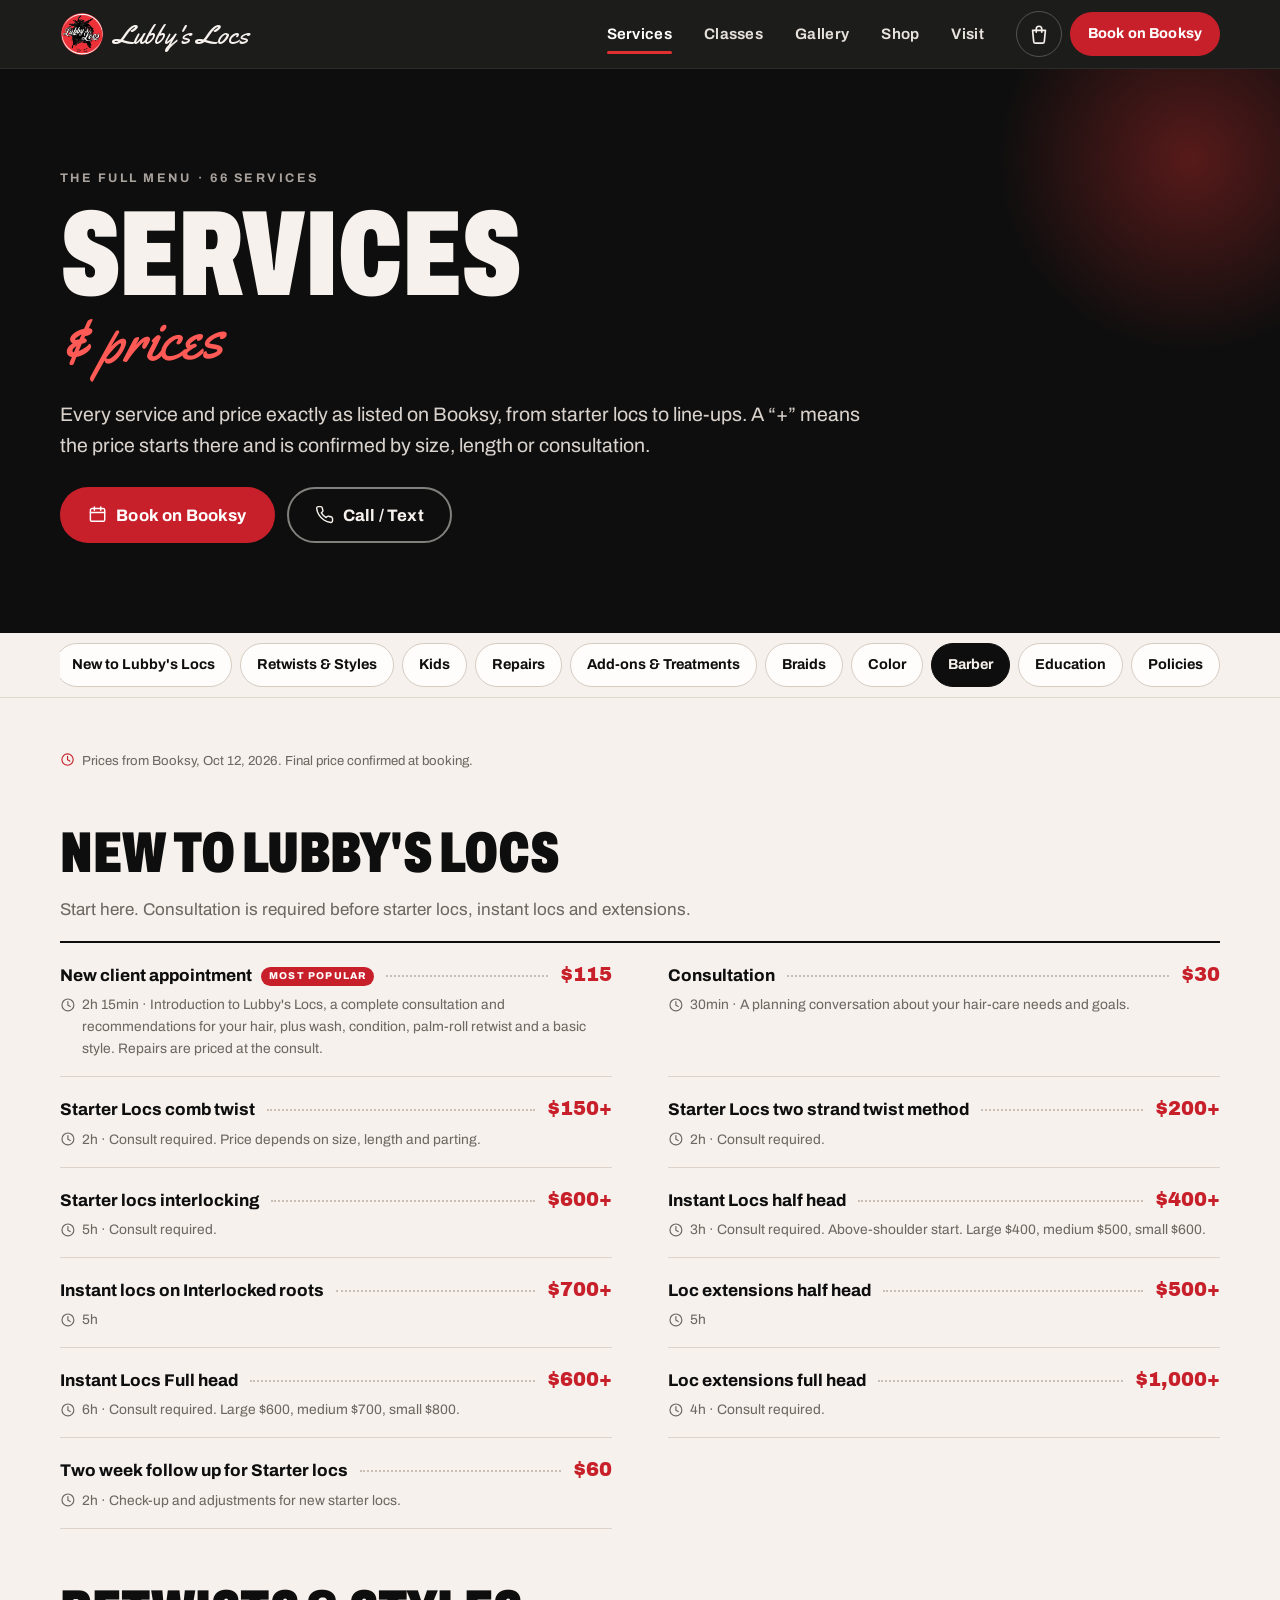
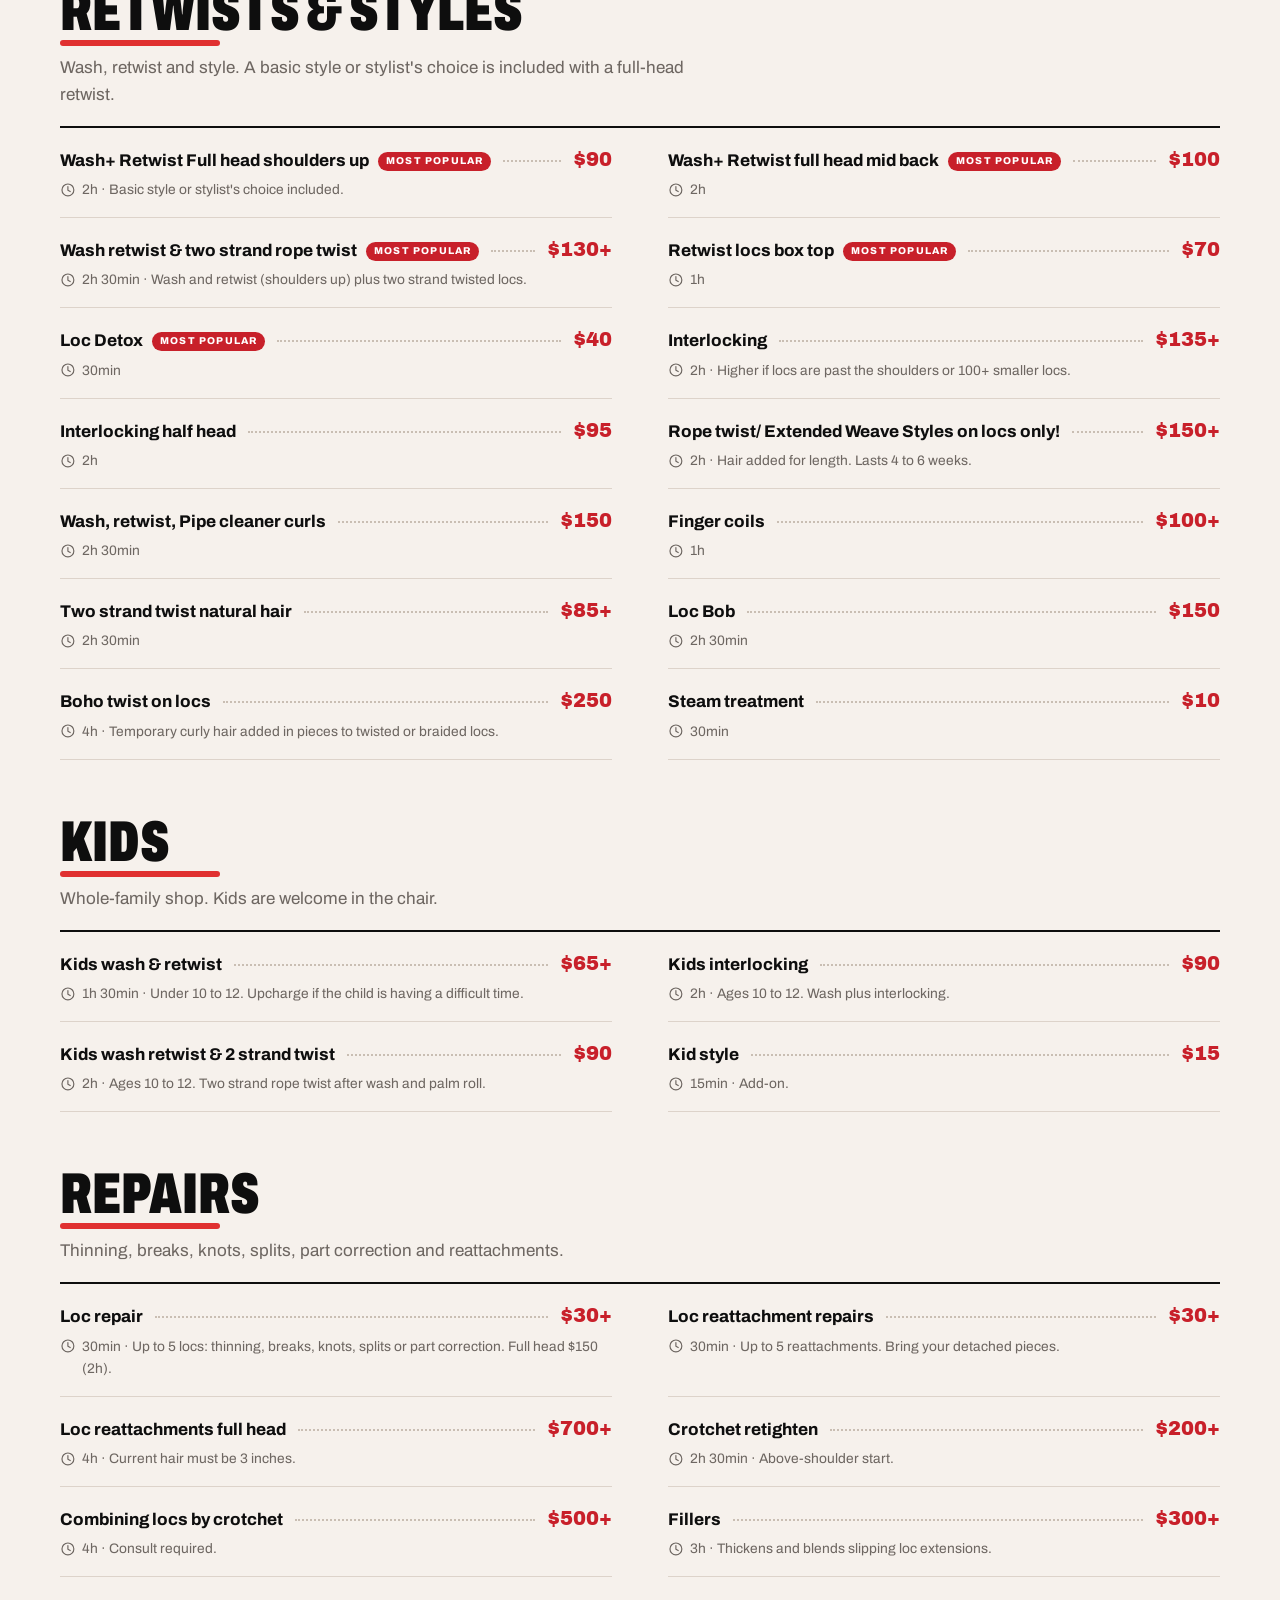
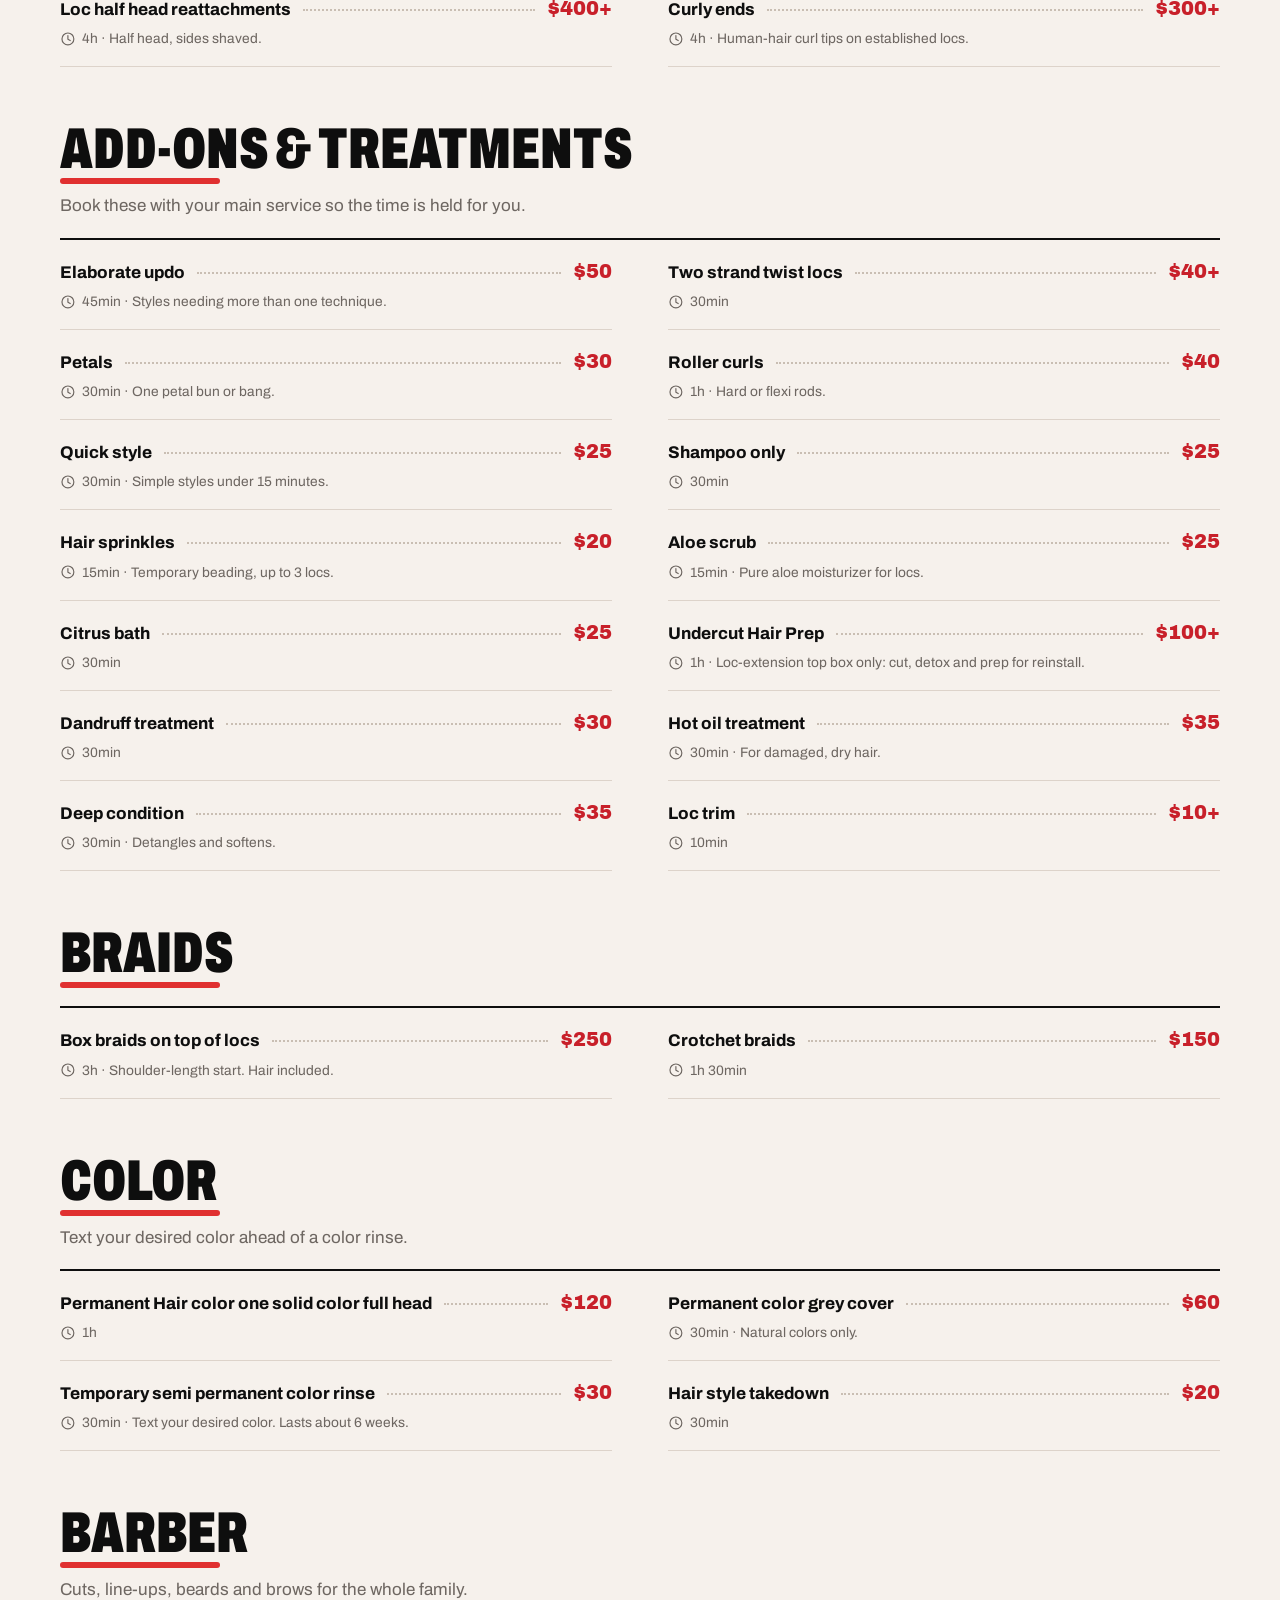
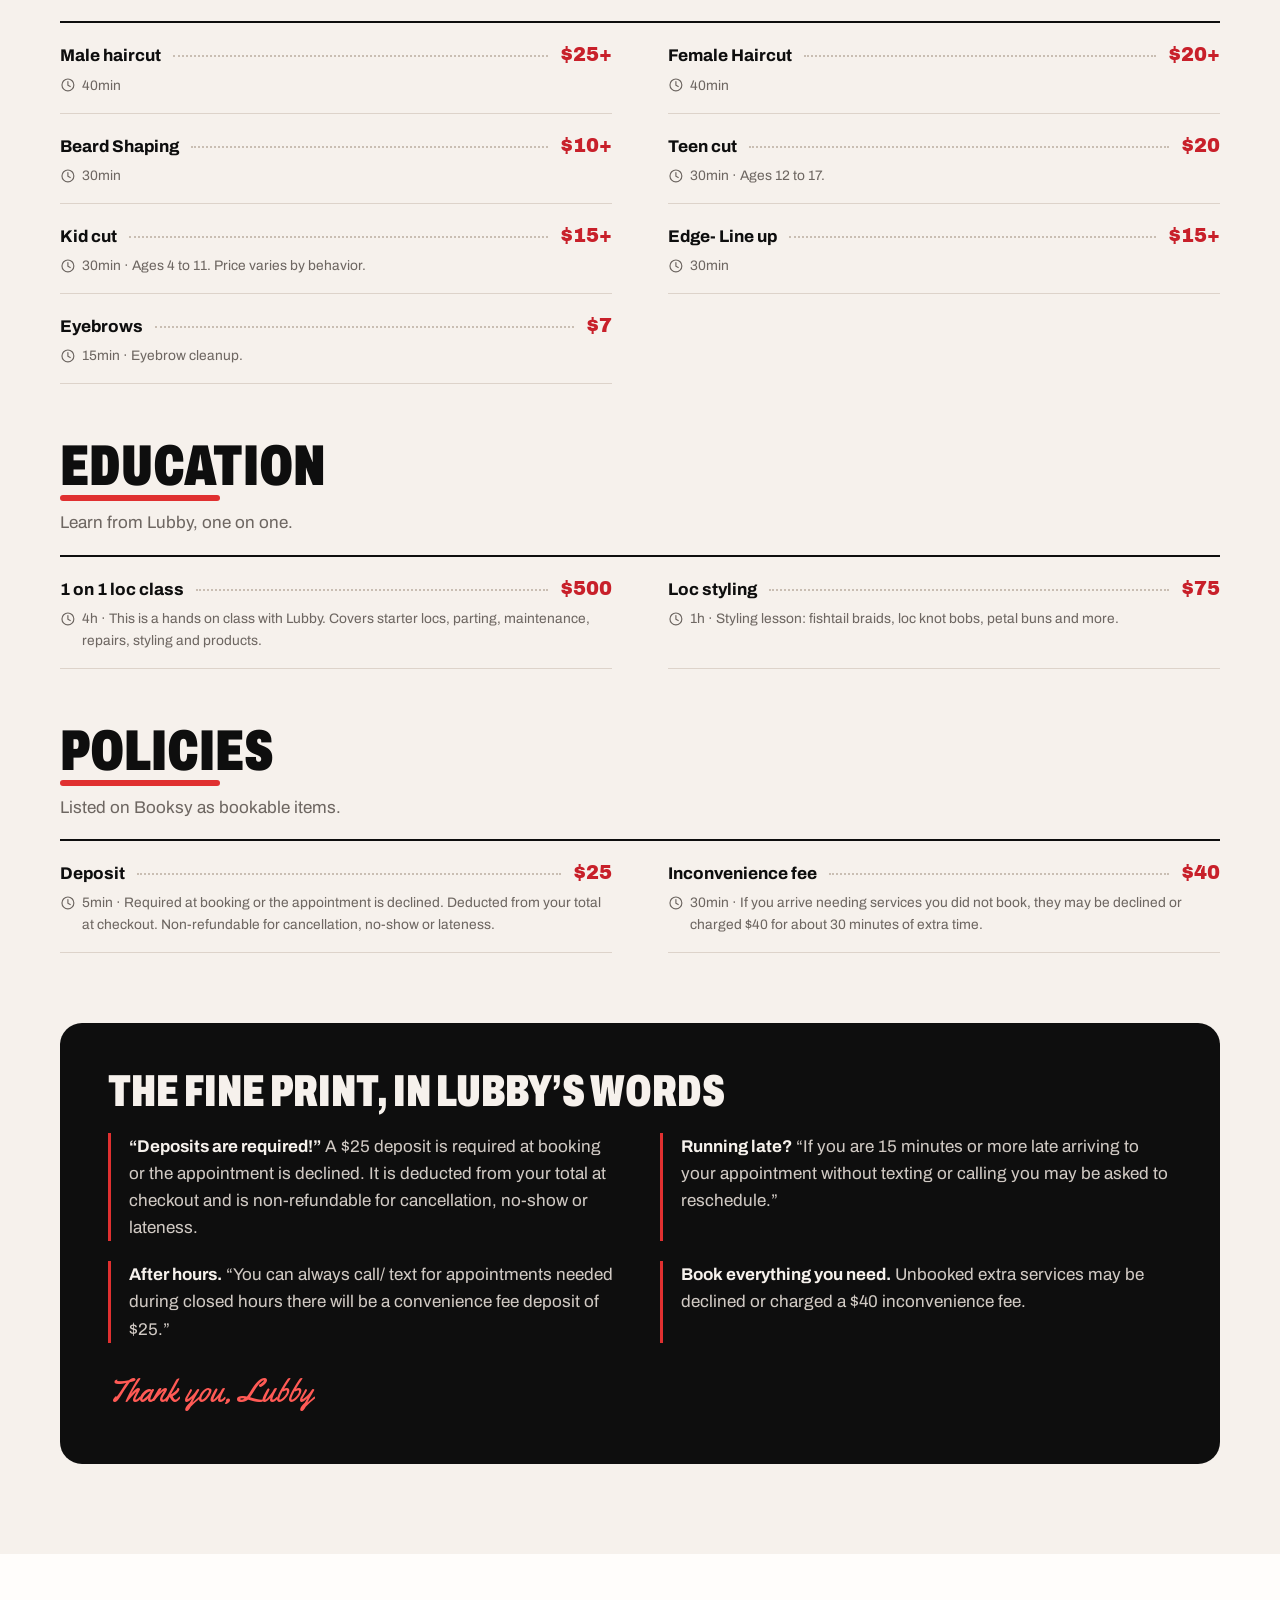
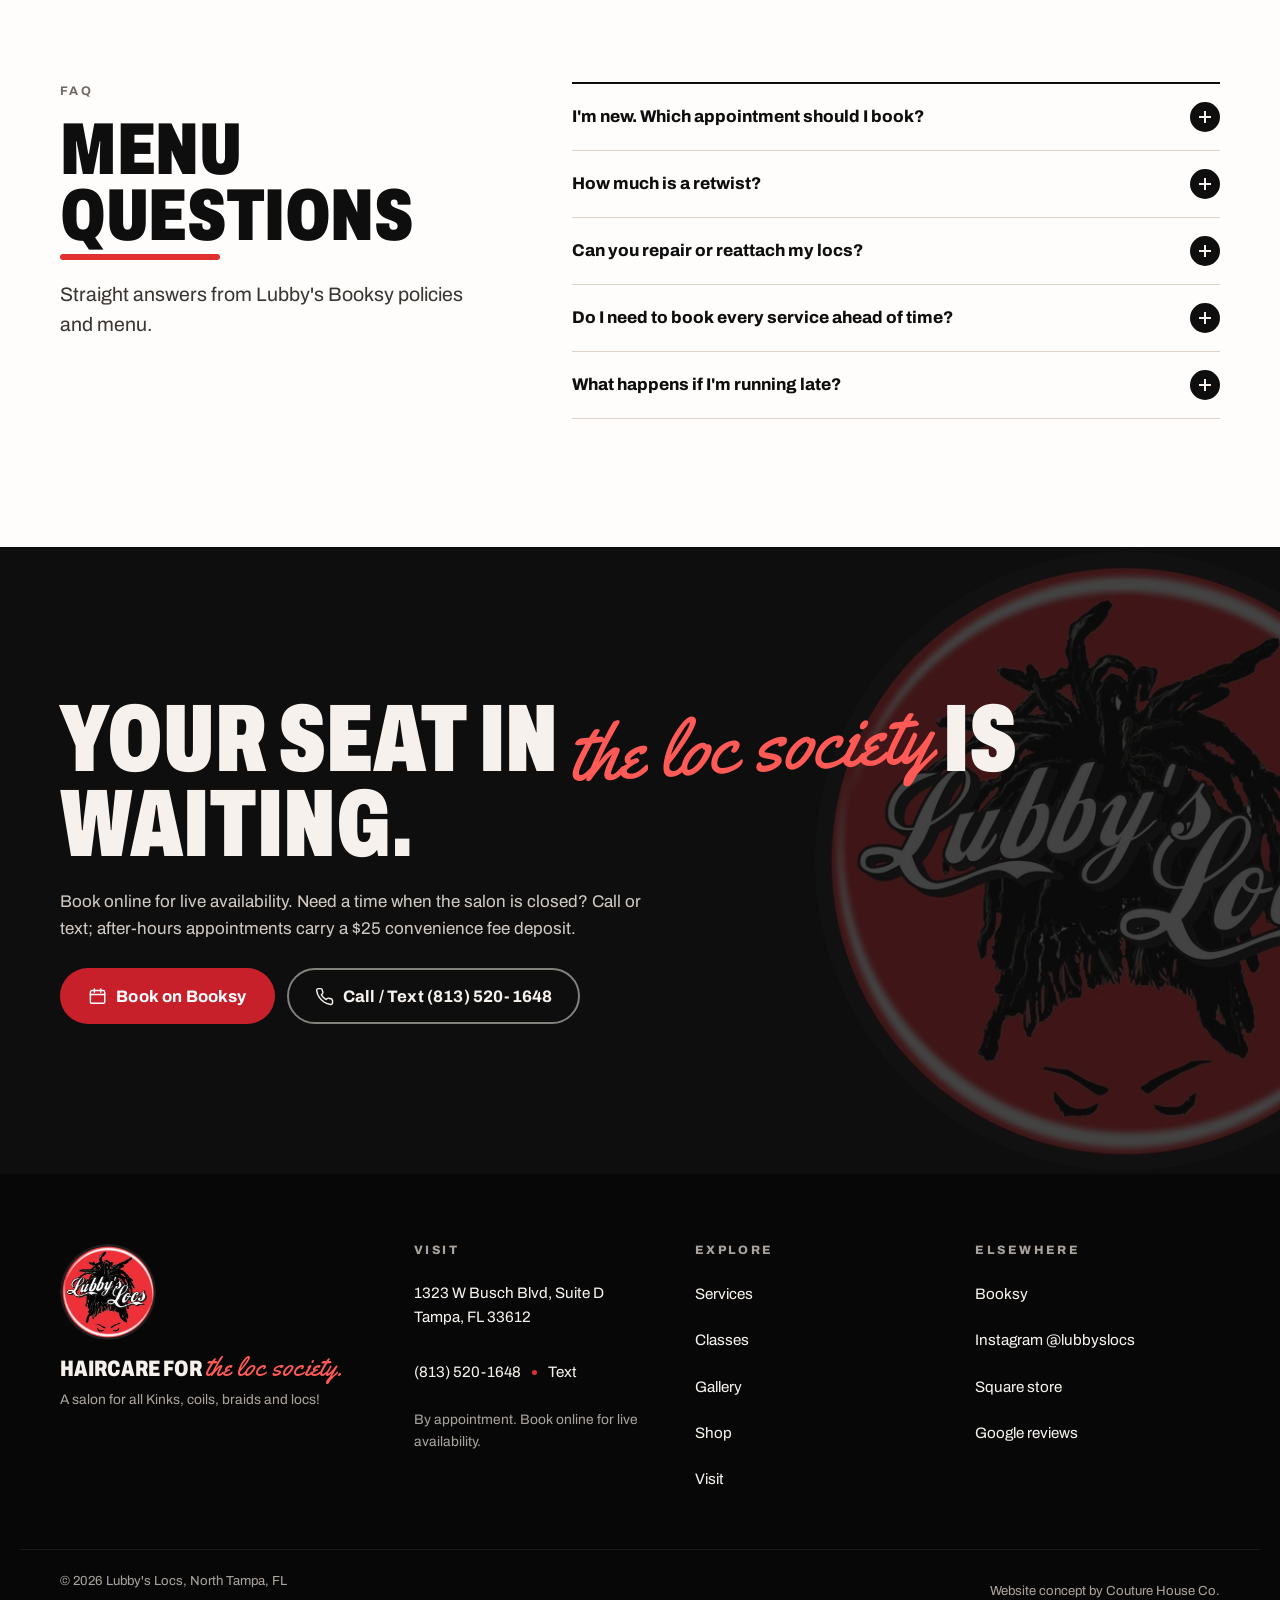
<file: services.html>
<!doctype html>
<html lang="en" data-root="">
<head>
<meta charset="utf-8">
<meta name="viewport" content="width=device-width, initial-scale=1, viewport-fit=cover">
<title>Loc Services &amp; Prices in Tampa, FL | Lubby&#x27;s Locs</title>
<meta name="description" content="Full Lubby&#x27;s Locs menu with Booksy prices: retwists from $70, starter locs from $150, instant locs, loc repair, styling, kids, color and barber.">
<link rel="canonical" href="https://lubbys-locs-tampa.netlify.app/services.html">
<meta name="theme-color" content="#0E0E0E">
<meta name="format-detection" content="telephone=no">
<meta name="robots" content="index, follow, max-image-preview:large">
<meta property="og:type" content="website">
<meta property="og:site_name" content="Lubby's Locs">
<meta property="og:title" content="Loc Services &amp; Prices in Tampa, FL | Lubby&#x27;s Locs">
<meta property="og:description" content="Full Lubby&#x27;s Locs menu with Booksy prices: retwists from $70, starter locs from $150, instant locs, loc repair, styling, kids, color and barber.">
<meta property="og:url" content="https://lubbys-locs-tampa.netlify.app/services.html">
<meta property="og:image" content="https://lubbys-locs-tampa.netlify.app/assets/img/share-2.jpg">
<meta property="og:image:width" content="1200">
<meta property="og:image:height" content="630">
<meta property="og:image:type" content="image/jpeg">
<meta property="og:image:alt" content="Lubby's Locs, North Tampa loc salon: Welcome to the loc society. 4.9 Google, 5.0 Booksy, 486 reviews, plus Lubby's hair care shop.">
<meta property="og:locale" content="en_US">
<meta name="twitter:card" content="summary_large_image">
<meta name="twitter:title" content="Loc Services &amp; Prices in Tampa, FL | Lubby&#x27;s Locs">
<meta name="twitter:description" content="Full Lubby&#x27;s Locs menu with Booksy prices: retwists from $70, starter locs from $150, instant locs, loc repair, styling, kids, color and barber.">
<meta name="twitter:image:alt" content="Lubby's Locs, North Tampa loc salon: Welcome to the loc society. 4.9 Google, 5.0 Booksy, 486 reviews, plus Lubby's hair care shop.">
<meta name="twitter:image" content="https://lubbys-locs-tampa.netlify.app/assets/img/share-2.jpg">
<link rel="icon" href="assets/img/favicon.svg" type="image/svg+xml">
<link rel="icon" href="assets/img/favicon-32.png" sizes="32x32" type="image/png">
<link rel="apple-touch-icon" href="assets/img/apple-touch-icon.png">
<link rel="manifest" href="site.webmanifest">
<link rel="preload" href="assets/fonts/archivo-latin-wdth-normal.woff2" as="font" type="font/woff2" crossorigin>
<link rel="stylesheet" href="assets/css/fonts.css?v=20261012a">
<link rel="stylesheet" href="assets/css/site.css?v=20261012a">
<script src="assets/js/js-flag.js"></script>
<script src="assets/js/site.js?v=20261012a" defer></script>
<script type="application/ld+json">{"@context": "https://schema.org", "@type": "HairSalon", "@id": "https://lubbys-locs-tampa.netlify.app/#salon", "name": "Lubby's Locs", "alternateName": "Lubbys Locs", "url": "https://lubbys-locs-tampa.netlify.app/", "logo": "https://lubbys-locs-tampa.netlify.app/assets/img/logo-disc-640.png", "image": ["https://lubbys-locs-tampa.netlify.app/assets/img/share-2.jpg", "https://lubbys-locs-tampa.netlify.app/assets/img/hero-sculpted-updo.webp"], "description": "Loc salon in North Tampa for starter locs, instant locs, retwists, loc repair, styling, kids and barber services, plus one-on-one loc classes. Haircare for the loc society.", "slogan": "A salon for all Kinks, coils, braids and locs!", "telephone": "+1-813-520-1648", "address": {"@type": "PostalAddress", "streetAddress": "1323 W Busch Blvd, Suite D", "addressLocality": "Tampa", "addressRegion": "FL", "postalCode": "33612", "addressCountry": "US"}, "areaServed": [{"@type": "City", "name": "Tampa"}, {"@type": "AdministrativeArea", "name": "North Tampa"}], "priceRange": "$7 - $1,000+", "paymentAccepted": "Credit cards", "currenciesAccepted": "USD", "hasMap": "https://www.google.com/maps/search/?api=1&query=Lubby%27s+Locs+1323+W+Busch+Blvd+Suite+D+Tampa+FL+33612&query_place_id=ChIJw-md-NTHwogRBot3dB6f8Qw", "sameAs": ["https://www.instagram.com/lubbyslocs", "https://booksy.com/en-us/650812_lubbys-locs_braids-locs_15761_tampa", "https://lubbys-locs.square.site/"], "potentialAction": {"@type": "ReserveAction", "target": "https://booksy.com/en-us/650812_lubbys-locs_braids-locs_15761_tampa", "name": "Book on Booksy"}, "amenityFeature": [{"@type": "LocationFeatureSpecification", "name": "Parking", "value": true}, {"@type": "LocationFeatureSpecification", "name": "Wheelchair accessible", "value": true}, {"@type": "LocationFeatureSpecification", "name": "Child-friendly", "value": true}, {"@type": "LocationFeatureSpecification", "name": "Wi-Fi", "value": true}, {"@type": "LocationFeatureSpecification", "name": "Loyalty program", "value": true}], "hasOfferCatalog": {"@type": "OfferCatalog", "name": "Lubby's Locs services", "itemListElement": [{"@type": "OfferCatalog", "name": "New to Lubby's Locs", "itemListElement": [{"@type": "Offer", "itemOffered": {"@type": "Service", "name": "New client appointment"}, "priceCurrency": "USD", "price": 115}, {"@type": "Offer", "itemOffered": {"@type": "Service", "name": "Consultation"}, "priceCurrency": "USD", "price": 30}, {"@type": "Offer", "itemOffered": {"@type": "Service", "name": "Starter Locs comb twist"}, "priceCurrency": "USD", "priceSpecification": {"@type": "PriceSpecification", "minPrice": 150, "priceCurrency": "USD"}}, {"@type": "Offer", "itemOffered": {"@type": "Service", "name": "Starter Locs two strand twist method"}, "priceCurrency": "USD", "priceSpecification": {"@type": "PriceSpecification", "minPrice": 200, "priceCurrency": "USD"}}, {"@type": "Offer", "itemOffered": {"@type": "Service", "name": "Starter locs interlocking"}, "priceCurrency": "USD", "priceSpecification": {"@type": "PriceSpecification", "minPrice": 600, "priceCurrency": "USD"}}, {"@type": "Offer", "itemOffered": {"@type": "Service", "name": "Instant Locs half head"}, "priceCurrency": "USD", "priceSpecification": {"@type": "PriceSpecification", "minPrice": 400, "priceCurrency": "USD"}}, {"@type": "Offer", "itemOffered": {"@type": "Service", "name": "Instant locs on Interlocked roots"}, "priceCurrency": "USD", "priceSpecification": {"@type": "PriceSpecification", "minPrice": 700, "priceCurrency": "USD"}}, {"@type": "Offer", "itemOffered": {"@type": "Service", "name": "Loc extensions half head"}, "priceCurrency": "USD", "priceSpecification": {"@type": "PriceSpecification", "minPrice": 500, "priceCurrency": "USD"}}, {"@type": "Offer", "itemOffered": {"@type": "Service", "name": "Instant Locs Full head"}, "priceCurrency": "USD", "priceSpecification": {"@type": "PriceSpecification", "minPrice": 600, "priceCurrency": "USD"}}, {"@type": "Offer", "itemOffered": {"@type": "Service", "name": "Loc extensions full head"}, "priceCurrency": "USD", "priceSpecification": {"@type": "PriceSpecification", "minPrice": 1000, "priceCurrency": "USD"}}, {"@type": "Offer", "itemOffered": {"@type": "Service", "name": "Two week follow up for Starter locs"}, "priceCurrency": "USD", "price": 60}]}, {"@type": "OfferCatalog", "name": "Retwists & Styles", "itemListElement": [{"@type": "Offer", "itemOffered": {"@type": "Service", "name": "Wash+ Retwist Full head shoulders up"}, "priceCurrency": "USD", "price": 90}, {"@type": "Offer", "itemOffered": {"@type": "Service", "name": "Wash+ Retwist full head mid back"}, "priceCurrency": "USD", "price": 100}, {"@type": "Offer", "itemOffered": {"@type": "Service", "name": "Wash retwist & two strand rope twist"}, "priceCurrency": "USD", "priceSpecification": {"@type": "PriceSpecification", "minPrice": 130, "priceCurrency": "USD"}}, {"@type": "Offer", "itemOffered": {"@type": "Service", "name": "Retwist locs box top"}, "priceCurrency": "USD", "price": 70}, {"@type": "Offer", "itemOffered": {"@type": "Service", "name": "Loc Detox"}, "priceCurrency": "USD", "price": 40}, {"@type": "Offer", "itemOffered": {"@type": "Service", "name": "Interlocking"}, "priceCurrency": "USD", "priceSpecification": {"@type": "PriceSpecification", "minPrice": 135, "priceCurrency": "USD"}}, {"@type": "Offer", "itemOffered": {"@type": "Service", "name": "Interlocking half head"}, "priceCurrency": "USD", "price": 95}, {"@type": "Offer", "itemOffered": {"@type": "Service", "name": "Rope twist/ Extended Weave Styles on locs only!"}, "priceCurrency": "USD", "priceSpecification": {"@type": "PriceSpecification", "minPrice": 150, "priceCurrency": "USD"}}, {"@type": "Offer", "itemOffered": {"@type": "Service", "name": "Wash, retwist, Pipe cleaner curls"}, "priceCurrency": "USD", "price": 150}, {"@type": "Offer", "itemOffered": {"@type": "Service", "name": "Finger coils"}, "priceCurrency": "USD", "priceSpecification": {"@type": "PriceSpecification", "minPrice": 100, "priceCurrency": "USD"}}, {"@type": "Offer", "itemOffered": {"@type": "Service", "name": "Two strand twist natural hair"}, "priceCurrency": "USD", "priceSpecification": {"@type": "PriceSpecification", "minPrice": 85, "priceCurrency": "USD"}}, {"@type": "Offer", "itemOffered": {"@type": "Service", "name": "Loc Bob"}, "priceCurrency": "USD", "price": 150}, {"@type": "Offer", "itemOffered": {"@type": "Service", "name": "Boho twist on locs"}, "priceCurrency": "USD", "price": 250}, {"@type": "Offer", "itemOffered": {"@type": "Service", "name": "Steam treatment"}, "priceCurrency": "USD", "price": 10}]}, {"@type": "OfferCatalog", "name": "Kids", "itemListElement": [{"@type": "Offer", "itemOffered": {"@type": "Service", "name": "Kids wash & retwist"}, "priceCurrency": "USD", "priceSpecification": {"@type": "PriceSpecification", "minPrice": 65, "priceCurrency": "USD"}}, {"@type": "Offer", "itemOffered": {"@type": "Service", "name": "Kids interlocking"}, "priceCurrency": "USD", "price": 90}, {"@type": "Offer", "itemOffered": {"@type": "Service", "name": "Kids wash retwist & 2 strand twist"}, "priceCurrency": "USD", "price": 90}, {"@type": "Offer", "itemOffered": {"@type": "Service", "name": "Kid style"}, "priceCurrency": "USD", "price": 15}]}, {"@type": "OfferCatalog", "name": "Repairs", "itemListElement": [{"@type": "Offer", "itemOffered": {"@type": "Service", "name": "Loc repair"}, "priceCurrency": "USD", "priceSpecification": {"@type": "PriceSpecification", "minPrice": 30, "priceCurrency": "USD"}}, {"@type": "Offer", "itemOffered": {"@type": "Service", "name": "Loc reattachment repairs"}, "priceCurrency": "USD", "priceSpecification": {"@type": "PriceSpecification", "minPrice": 30, "priceCurrency": "USD"}}, {"@type": "Offer", "itemOffered": {"@type": "Service", "name": "Loc reattachments full head"}, "priceCurrency": "USD", "priceSpecification": {"@type": "PriceSpecification", "minPrice": 700, "priceCurrency": "USD"}}, {"@type": "Offer", "itemOffered": {"@type": "Service", "name": "Crotchet retighten"}, "priceCurrency": "USD", "priceSpecification": {"@type": "PriceSpecification", "minPrice": 200, "priceCurrency": "USD"}}, {"@type": "Offer", "itemOffered": {"@type": "Service", "name": "Combining locs by crotchet"}, "priceCurrency": "USD", "priceSpecification": {"@type": "PriceSpecification", "minPrice": 500, "priceCurrency": "USD"}}, {"@type": "Offer", "itemOffered": {"@type": "Service", "name": "Fillers"}, "priceCurrency": "USD", "priceSpecification": {"@type": "PriceSpecification", "minPrice": 300, "priceCurrency": "USD"}}, {"@type": "Offer", "itemOffered": {"@type": "Service", "name": "Loc half head reattachments"}, "priceCurrency": "USD", "priceSpecification": {"@type": "PriceSpecification", "minPrice": 400, "priceCurrency": "USD"}}, {"@type": "Offer", "itemOffered": {"@type": "Service", "name": "Curly ends"}, "priceCurrency": "USD", "priceSpecification": {"@type": "PriceSpecification", "minPrice": 300, "priceCurrency": "USD"}}]}, {"@type": "OfferCatalog", "name": "Add-ons & Treatments", "itemListElement": [{"@type": "Offer", "itemOffered": {"@type": "Service", "name": "Elaborate updo"}, "priceCurrency": "USD", "price": 50}, {"@type": "Offer", "itemOffered": {"@type": "Service", "name": "Two strand twist locs"}, "priceCurrency": "USD", "priceSpecification": {"@type": "PriceSpecification", "minPrice": 40, "priceCurrency": "USD"}}, {"@type": "Offer", "itemOffered": {"@type": "Service", "name": "Petals"}, "priceCurrency": "USD", "price": 30}, {"@type": "Offer", "itemOffered": {"@type": "Service", "name": "Roller curls"}, "priceCurrency": "USD", "price": 40}, {"@type": "Offer", "itemOffered": {"@type": "Service", "name": "Quick style"}, "priceCurrency": "USD", "price": 25}, {"@type": "Offer", "itemOffered": {"@type": "Service", "name": "Shampoo only"}, "priceCurrency": "USD", "price": 25}, {"@type": "Offer", "itemOffered": {"@type": "Service", "name": "Hair sprinkles"}, "priceCurrency": "USD", "price": 20}, {"@type": "Offer", "itemOffered": {"@type": "Service", "name": "Aloe scrub"}, "priceCurrency": "USD", "price": 25}, {"@type": "Offer", "itemOffered": {"@type": "Service", "name": "Citrus bath"}, "priceCurrency": "USD", "price": 25}, {"@type": "Offer", "itemOffered": {"@type": "Service", "name": "Undercut Hair Prep"}, "priceCurrency": "USD", "priceSpecification": {"@type": "PriceSpecification", "minPrice": 100, "priceCurrency": "USD"}}, {"@type": "Offer", "itemOffered": {"@type": "Service", "name": "Dandruff treatment"}, "priceCurrency": "USD", "price": 30}, {"@type": "Offer", "itemOffered": {"@type": "Service", "name": "Hot oil treatment"}, "priceCurrency": "USD", "price": 35}, {"@type": "Offer", "itemOffered": {"@type": "Service", "name": "Deep condition"}, "priceCurrency": "USD", "price": 35}, {"@type": "Offer", "itemOffered": {"@type": "Service", "name": "Loc trim"}, "priceCurrency": "USD", "priceSpecification": {"@type": "PriceSpecification", "minPrice": 10, "priceCurrency": "USD"}}]}, {"@type": "OfferCatalog", "name": "Braids", "itemListElement": [{"@type": "Offer", "itemOffered": {"@type": "Service", "name": "Box braids on top of locs"}, "priceCurrency": "USD", "price": 250}, {"@type": "Offer", "itemOffered": {"@type": "Service", "name": "Crotchet braids"}, "priceCurrency": "USD", "price": 150}]}, {"@type": "OfferCatalog", "name": "Color", "itemListElement": [{"@type": "Offer", "itemOffered": {"@type": "Service", "name": "Permanent Hair color one solid color full head"}, "priceCurrency": "USD", "price": 120}, {"@type": "Offer", "itemOffered": {"@type": "Service", "name": "Permanent color grey cover"}, "priceCurrency": "USD", "price": 60}, {"@type": "Offer", "itemOffered": {"@type": "Service", "name": "Temporary semi permanent color rinse"}, "priceCurrency": "USD", "price": 30}, {"@type": "Offer", "itemOffered": {"@type": "Service", "name": "Hair style takedown"}, "priceCurrency": "USD", "price": 20}]}, {"@type": "OfferCatalog", "name": "Barber", "itemListElement": [{"@type": "Offer", "itemOffered": {"@type": "Service", "name": "Male haircut"}, "priceCurrency": "USD", "priceSpecification": {"@type": "PriceSpecification", "minPrice": 25, "priceCurrency": "USD"}}, {"@type": "Offer", "itemOffered": {"@type": "Service", "name": "Female Haircut"}, "priceCurrency": "USD", "priceSpecification": {"@type": "PriceSpecification", "minPrice": 20, "priceCurrency": "USD"}}, {"@type": "Offer", "itemOffered": {"@type": "Service", "name": "Beard Shaping"}, "priceCurrency": "USD", "priceSpecification": {"@type": "PriceSpecification", "minPrice": 10, "priceCurrency": "USD"}}, {"@type": "Offer", "itemOffered": {"@type": "Service", "name": "Teen cut"}, "priceCurrency": "USD", "price": 20}, {"@type": "Offer", "itemOffered": {"@type": "Service", "name": "Kid cut"}, "priceCurrency": "USD", "priceSpecification": {"@type": "PriceSpecification", "minPrice": 15, "priceCurrency": "USD"}}, {"@type": "Offer", "itemOffered": {"@type": "Service", "name": "Edge- Line up"}, "priceCurrency": "USD", "priceSpecification": {"@type": "PriceSpecification", "minPrice": 15, "priceCurrency": "USD"}}, {"@type": "Offer", "itemOffered": {"@type": "Service", "name": "Eyebrows"}, "priceCurrency": "USD", "price": 7}]}, {"@type": "OfferCatalog", "name": "Education", "itemListElement": [{"@type": "Offer", "itemOffered": {"@type": "Service", "name": "1 on 1 loc class"}, "priceCurrency": "USD", "price": 500}, {"@type": "Offer", "itemOffered": {"@type": "Service", "name": "Loc styling"}, "priceCurrency": "USD", "price": 75}]}]}}</script>
<script type="application/ld+json">{"@context": "https://schema.org", "@type": "BreadcrumbList", "itemListElement": [{"@type": "ListItem", "position": 1, "name": "Home", "item": "https://lubbys-locs-tampa.netlify.app/"}, {"@type": "ListItem", "position": 2, "name": "Services", "item": "https://lubbys-locs-tampa.netlify.app/services.html"}]}</script>
<script type="application/ld+json">{"@context": "https://schema.org", "@type": "FAQPage", "mainEntity": [{"@type": "Question", "name": "I'm new. Which appointment should I book?", "acceptedAnswer": {"@type": "Answer", "text": "Book the New client appointment ($115, about 2 hours 15 minutes). It includes an introduction to Lubby's Locs, a complete consultation and recommendations, plus a wash, condition, palm-roll retwist and basic style. If you only want to talk through a plan first, book the $30 Consultation."}}, {"@type": "Question", "name": "How much is a retwist?", "acceptedAnswer": {"@type": "Answer", "text": "On Booksy, a Retwist locs box top is $70, a Wash + Retwist full head shoulders up is $90, mid back is $100, and Wash, retwist and two strand rope twist starts at $130."}}, {"@type": "Question", "name": "Can you repair or reattach my locs?", "acceptedAnswer": {"@type": "Answer", "text": "Yes. Loc repair starts at $30 for up to 5 locs (full head $150), reattachments start at $30 for up to 5, and larger work like crochet retightening, combining and fillers is priced on Booksy and at consultation."}}, {"@type": "Question", "name": "Do I need to book every service ahead of time?", "acceptedAnswer": {"@type": "Answer", "text": "Yes, please. If you arrive needing services you did not book, they may be declined or charged a $40 inconvenience fee for about 30 minutes of extra time."}}, {"@type": "Question", "name": "What happens if I'm running late?", "acceptedAnswer": {"@type": "Answer", "text": "If you are 15 minutes or more late without texting or calling, you may be asked to reschedule and forfeit your deposit. A quick text helps."}}]}</script>
</head>
<body>
<svg class="sprite" xmlns="http://www.w3.org/2000/svg" aria-hidden="true" focusable="false"><defs><symbol id="i-phone" viewBox="0 0 24 24" fill="none" stroke="currentColor" stroke-width="1.8" stroke-linecap="round" stroke-linejoin="round"><path d="M22 16.9v3a2 2 0 0 1-2.2 2 19.8 19.8 0 0 1-8.6-3.1 19.5 19.5 0 0 1-6-6A19.8 19.8 0 0 1 2.1 4.2 2 2 0 0 1 4.1 2h3a2 2 0 0 1 2 1.7c.1.9.4 1.8.7 2.7a2 2 0 0 1-.5 2.1L8 9.8a16 16 0 0 0 6 6l1.3-1.3a2 2 0 0 1 2.1-.4c.9.3 1.8.6 2.7.7a2 2 0 0 1 1.7 2z"/></symbol><symbol id="i-chat" viewBox="0 0 24 24" fill="none" stroke="currentColor" stroke-width="1.8" stroke-linecap="round" stroke-linejoin="round"><path d="M21 12a8 8 0 0 1-11.6 7.1L4 20.5l1.4-4.9A8 8 0 1 1 21 12z"/></symbol><symbol id="i-cal" viewBox="0 0 24 24" fill="none" stroke="currentColor" stroke-width="1.8" stroke-linecap="round" stroke-linejoin="round"><rect x="3" y="4.5" width="18" height="16" rx="2"/><path d="M3 9.5h18M8 2.5v4M16 2.5v4"/></symbol><symbol id="i-bag" viewBox="0 0 24 24" fill="none" stroke="currentColor" stroke-width="1.8" stroke-linecap="round" stroke-linejoin="round"><path d="M5 8h14l-1.2 12.1a2 2 0 0 1-2 1.9H8.2a2 2 0 0 1-2-1.9z"/><path d="M9 10V6.5a3 3 0 0 1 6 0V10"/></symbol><symbol id="i-star" viewBox="0 0 24 24" fill="none" stroke="currentColor" stroke-width="1.8" stroke-linecap="round" stroke-linejoin="round"><path d="M12 2.8l2.8 5.9 6.4.8-4.7 4.4 1.2 6.4L12 17.1l-5.7 3.2 1.2-6.4-4.7-4.4 6.4-.8z" fill="currentColor" stroke="none"/></symbol><symbol id="i-pin" viewBox="0 0 24 24" fill="none" stroke="currentColor" stroke-width="1.8" stroke-linecap="round" stroke-linejoin="round"><path d="M12 21.5s-7-6.1-7-11.5a7 7 0 0 1 14 0c0 5.4-7 11.5-7 11.5z"/><circle cx="12" cy="10" r="2.6"/></symbol><symbol id="i-close" viewBox="0 0 24 24" fill="none" stroke="currentColor" stroke-width="1.8" stroke-linecap="round" stroke-linejoin="round"><path d="M5 5l14 14M19 5L5 19"/></symbol><symbol id="i-plus" viewBox="0 0 24 24" fill="none" stroke="currentColor" stroke-width="1.8" stroke-linecap="round" stroke-linejoin="round"><path d="M12 5v14M5 12h14"/></symbol><symbol id="i-minus" viewBox="0 0 24 24" fill="none" stroke="currentColor" stroke-width="1.8" stroke-linecap="round" stroke-linejoin="round"><path d="M5 12h14"/></symbol><symbol id="i-arrow" viewBox="0 0 24 24" fill="none" stroke="currentColor" stroke-width="1.8" stroke-linecap="round" stroke-linejoin="round"><path d="M4 12h15M13 6l6 6-6 6"/></symbol><symbol id="i-out" viewBox="0 0 24 24" fill="none" stroke="currentColor" stroke-width="1.8" stroke-linecap="round" stroke-linejoin="round"><path d="M14 4h6v6M20 4l-9 9"/><path d="M18 14v5a1 1 0 0 1-1 1H5a1 1 0 0 1-1-1V7a1 1 0 0 1 1-1h5"/></symbol><symbol id="i-check" viewBox="0 0 24 24" fill="none" stroke="currentColor" stroke-width="1.8" stroke-linecap="round" stroke-linejoin="round"><path d="M4.5 12.5l5 5 10-11"/></symbol><symbol id="i-clock" viewBox="0 0 24 24" fill="none" stroke="currentColor" stroke-width="1.8" stroke-linecap="round" stroke-linejoin="round"><circle cx="12" cy="12" r="9"/><path d="M12 7v5.5l3.5 2"/></symbol><symbol id="i-card" viewBox="0 0 24 24" fill="none" stroke="currentColor" stroke-width="1.8" stroke-linecap="round" stroke-linejoin="round"><rect x="2.5" y="5" width="19" height="14" rx="2"/><path d="M2.5 10h19M6 15h4"/></symbol><symbol id="i-car" viewBox="0 0 24 24" fill="none" stroke="currentColor" stroke-width="1.8" stroke-linecap="round" stroke-linejoin="round"><path d="M5 16.5V12l2-5h10l2 5v4.5"/><path d="M3.5 16.5h17v2.5h-17z"/><circle cx="7.5" cy="13.5" r=".6"/><circle cx="16.5" cy="13.5" r=".6"/></symbol><symbol id="i-access" viewBox="0 0 24 24" fill="none" stroke="currentColor" stroke-width="1.8" stroke-linecap="round" stroke-linejoin="round"><circle cx="12" cy="4.5" r="1.8"/><path d="M6 8.5l6 1.2 6-1.2M12 9.7V14l-3.5 6.5M12 14l3.5 6.5"/></symbol><symbol id="i-wifi" viewBox="0 0 24 24" fill="none" stroke="currentColor" stroke-width="1.8" stroke-linecap="round" stroke-linejoin="round"><path d="M2.5 9a14 14 0 0 1 19 0M5.5 12.5a9.5 9.5 0 0 1 13 0M8.6 16a5 5 0 0 1 6.8 0"/><circle cx="12" cy="19.3" r=".9" fill="currentColor"/></symbol><symbol id="i-kids" viewBox="0 0 24 24" fill="none" stroke="currentColor" stroke-width="1.8" stroke-linecap="round" stroke-linejoin="round"><circle cx="12" cy="7" r="3.2"/><path d="M5.5 21a6.5 6.5 0 0 1 13 0"/><path d="M10.5 6.4h.01M13.5 6.4h.01"/></symbol><symbol id="i-scissors" viewBox="0 0 24 24" fill="none" stroke="currentColor" stroke-width="1.8" stroke-linecap="round" stroke-linejoin="round"><circle cx="6" cy="6" r="3"/><circle cx="6" cy="18" r="3"/><path d="M20 4L8.1 15.9M14.5 14.5L20 20M8.1 8.1L12 12"/></symbol><symbol id="i-loyal" viewBox="0 0 24 24" fill="none" stroke="currentColor" stroke-width="1.8" stroke-linecap="round" stroke-linejoin="round"><path d="M12 21s-8-4.8-8-11a4.5 4.5 0 0 1 8-2.8A4.5 4.5 0 0 1 20 10c0 6.2-8 11-8 11z"/></symbol><symbol id="i-insta" viewBox="0 0 24 24" fill="none" stroke="currentColor" stroke-width="1.8" stroke-linecap="round" stroke-linejoin="round"><rect x="3" y="3" width="18" height="18" rx="5"/><circle cx="12" cy="12" r="4"/><circle cx="17.5" cy="6.5" r=".8" fill="currentColor"/></symbol><symbol id="i-cap" viewBox="0 0 24 24" fill="none" stroke="currentColor" stroke-width="1.8" stroke-linecap="round" stroke-linejoin="round"><path d="M2 9l10-5 10 5-10 5z"/><path d="M6 11v5c0 1.5 3 3 6 3s6-1.5 6-3v-5"/><path d="M22 9v6"/></symbol><symbol id="i-drop" viewBox="0 0 24 24" fill="none" stroke="currentColor" stroke-width="1.8" stroke-linecap="round" stroke-linejoin="round"><path d="M12 2.8s6.5 7 6.5 11.7a6.5 6.5 0 0 1-13 0C5.5 9.8 12 2.8 12 2.8z"/></symbol><symbol id="i-menu" viewBox="0 0 24 24" fill="none" stroke="currentColor" stroke-width="1.8" stroke-linecap="round" stroke-linejoin="round"><path d="M3 7h18M3 12h18M3 17h18"/></symbol></defs></svg>
<a class="skip" href="#main">Skip to content</a>
<header class="hdr" id="top">
  <div class="wrap hdr__in">
    <a class="brand" href="index.html" aria-label="Lubby's Locs, home">
      <img src="assets/img/logo-disc-320.webp" width="320" height="320" alt="" class="brand__disc">
      <span class="brand__word">Lubby's Locs</span>
    </a>
    <nav class="nav" aria-label="Main"><ul><li><a href="services.html" aria-current="page">Services</a></li><li><a href="classes.html">Classes</a></li><li><a href="gallery.html">Gallery</a></li><li><a href="shop.html">Shop</a></li><li><a href="visit.html">Visit</a></li></ul></nav>
    <div class="hdr__act">
      <button class="bagbtn needs-js" type="button" data-bag-open aria-label="Open your bag, 0 items" aria-controls="bag" aria-expanded="false"><svg class="i" aria-hidden="true" focusable="false"><use href="#i-bag"/></svg><span class="bagbtn__n" data-bag-count></span></button>
      <a class="btn btn--red btn--sm hdr__book" href="https://booksy.com/en-us/650812_lubbys-locs_braids-locs_15761_tampa" rel="noopener">Book on Booksy</a>
      <button class="menubtn" type="button" aria-expanded="false" aria-controls="mnav" aria-label="Open menu"><svg class="i" aria-hidden="true" focusable="false"><use href="#i-menu"/></svg></button>
    </div>
  </div>
</header>
<div class="mnav" id="mnav" role="dialog" aria-modal="true" aria-label="Site menu" hidden>
  <div class="mnav__top wrap">
    <img src="assets/img/logo-disc-320.webp" width="320" height="320" alt="" class="brand__disc">
    <button class="mnav__x" type="button" data-mnav-close aria-label="Close menu"><svg class="i" aria-hidden="true" focusable="false"><use href="#i-close"/></svg></button>
  </div>
  <nav class="wrap" aria-label="Mobile"><ul class="mnav__list"><li><a href="index.html"><span>Home</span><svg class="i" aria-hidden="true" focusable="false"><use href="#i-arrow"/></svg></a></li><li><a href="services.html" aria-current="page"><span>Services</span><svg class="i" aria-hidden="true" focusable="false"><use href="#i-arrow"/></svg></a></li><li><a href="classes.html"><span>Classes</span><svg class="i" aria-hidden="true" focusable="false"><use href="#i-arrow"/></svg></a></li><li><a href="gallery.html"><span>Gallery</span><svg class="i" aria-hidden="true" focusable="false"><use href="#i-arrow"/></svg></a></li><li><a href="shop.html"><span>Shop</span><svg class="i" aria-hidden="true" focusable="false"><use href="#i-arrow"/></svg></a></li><li><a href="visit.html"><span>Visit</span><svg class="i" aria-hidden="true" focusable="false"><use href="#i-arrow"/></svg></a></li></ul></nav>
  <div class="wrap mnav__cta">
    <a class="btn btn--red" href="https://booksy.com/en-us/650812_lubbys-locs_braids-locs_15761_tampa" rel="noopener"><svg class="i" aria-hidden="true" focusable="false"><use href="#i-cal"/></svg>Book on Booksy</a>
    <a class="btn btn--line" href="tel:+18135201648"><svg class="i" aria-hidden="true" focusable="false"><use href="#i-phone"/></svg>Call (813) 520-1648</a>
    <a class="btn btn--line" href="sms:+18135201648"><svg class="i" aria-hidden="true" focusable="false"><use href="#i-chat"/></svg>Text us</a>
  </div>
</div>
<main id="main">

<section class="phero phero--svc" aria-labelledby="ph-h">
  <div class="wrap phero__in">
    <p class="kicker kicker--light">The full menu <span aria-hidden="true">&middot;</span> 66 services</p>
    <h1 class="phero__h" id="ph-h">Services <span class="script">&amp; prices</span></h1>
    <p class="lede lede--light">Every service and price exactly as listed on Booksy, from starter locs to line-ups. A &ldquo;+&rdquo; means the price starts there and is confirmed by size, length or consultation.</p>
    <div class="row-b"><a class="btn btn--red btn--lg" href="https://booksy.com/en-us/650812_lubbys-locs_braids-locs_15761_tampa" rel="noopener"><svg class="i" aria-hidden="true" focusable="false"><use href="#i-cal"/></svg>Book on Booksy</a><a class="btn btn--line btn--lg" href="tel:+18135201648"><svg class="i" aria-hidden="true" focusable="false"><use href="#i-phone"/></svg>Call / Text</a></div>
  </div>
</section>
<nav class="cnav" aria-label="Service categories"><div class="wrap"><ul class="cnav__list" tabindex="0"><li><a class="chip" href="#new">New to Lubby&#x27;s Locs</a></li><li><a class="chip" href="#maintain">Retwists &amp; Styles</a></li><li><a class="chip" href="#kids">Kids</a></li><li><a class="chip" href="#repair">Repairs</a></li><li><a class="chip" href="#addons">Add-ons &amp; Treatments</a></li><li><a class="chip" href="#braids">Braids</a></li><li><a class="chip" href="#color">Color</a></li><li><a class="chip" href="#barber">Barber</a></li><li><a class="chip" href="#learn">Education</a></li><li><a class="chip" href="#policies">Policies</a></li></ul></div></nav>
<div class="wrap menu__wrap">
  <p class="pnote"><svg class="i" aria-hidden="true" focusable="false"><use href="#i-clock"/></svg>Prices from Booksy, Oct 12, 2026. Final price confirmed at booking.</p>
  <section class="msec" id="new" aria-labelledby="new-h">
  <div class="msec__head"><h2 class="msec__h wipe" id="new-h">New to Lubby&#x27;s Locs</h2><p>Start here. Consultation is required before starter locs, instant locs and extensions.</p></div>
  <ul class="svcs"><li class="svc">
  <div class="svc__top"><h3 class="svc__n">New client appointment <span class="tag">Most popular</span></h3><span class="svc__lead" aria-hidden="true"></span><span class="svc__p">$115</span></div>
  <p class="svc__meta"><svg class="i" aria-hidden="true" focusable="false"><use href="#i-clock"/></svg>2h 15min &middot; Introduction to Lubby&#x27;s Locs, a complete consultation and recommendations for your hair, plus wash, condition, palm-roll retwist and a basic style. Repairs are priced at the consult.</p>
</li><li class="svc">
  <div class="svc__top"><h3 class="svc__n">Consultation</h3><span class="svc__lead" aria-hidden="true"></span><span class="svc__p">$30</span></div>
  <p class="svc__meta"><svg class="i" aria-hidden="true" focusable="false"><use href="#i-clock"/></svg>30min &middot; A planning conversation about your hair-care needs and goals.</p>
</li><li class="svc">
  <div class="svc__top"><h3 class="svc__n">Starter Locs comb twist</h3><span class="svc__lead" aria-hidden="true"></span><span class="svc__p">$150+</span></div>
  <p class="svc__meta"><svg class="i" aria-hidden="true" focusable="false"><use href="#i-clock"/></svg>2h &middot; Consult required. Price depends on size, length and parting.</p>
</li><li class="svc">
  <div class="svc__top"><h3 class="svc__n">Starter Locs two strand twist method</h3><span class="svc__lead" aria-hidden="true"></span><span class="svc__p">$200+</span></div>
  <p class="svc__meta"><svg class="i" aria-hidden="true" focusable="false"><use href="#i-clock"/></svg>2h &middot; Consult required.</p>
</li><li class="svc">
  <div class="svc__top"><h3 class="svc__n">Starter locs interlocking</h3><span class="svc__lead" aria-hidden="true"></span><span class="svc__p">$600+</span></div>
  <p class="svc__meta"><svg class="i" aria-hidden="true" focusable="false"><use href="#i-clock"/></svg>5h &middot; Consult required.</p>
</li><li class="svc">
  <div class="svc__top"><h3 class="svc__n">Instant Locs half head</h3><span class="svc__lead" aria-hidden="true"></span><span class="svc__p">$400+</span></div>
  <p class="svc__meta"><svg class="i" aria-hidden="true" focusable="false"><use href="#i-clock"/></svg>3h &middot; Consult required. Above-shoulder start. Large $400, medium $500, small $600.</p>
</li><li class="svc">
  <div class="svc__top"><h3 class="svc__n">Instant locs on Interlocked roots</h3><span class="svc__lead" aria-hidden="true"></span><span class="svc__p">$700+</span></div>
  <p class="svc__meta"><svg class="i" aria-hidden="true" focusable="false"><use href="#i-clock"/></svg>5h</p>
</li><li class="svc">
  <div class="svc__top"><h3 class="svc__n">Loc extensions half head</h3><span class="svc__lead" aria-hidden="true"></span><span class="svc__p">$500+</span></div>
  <p class="svc__meta"><svg class="i" aria-hidden="true" focusable="false"><use href="#i-clock"/></svg>5h</p>
</li><li class="svc">
  <div class="svc__top"><h3 class="svc__n">Instant Locs Full head</h3><span class="svc__lead" aria-hidden="true"></span><span class="svc__p">$600+</span></div>
  <p class="svc__meta"><svg class="i" aria-hidden="true" focusable="false"><use href="#i-clock"/></svg>6h &middot; Consult required. Large $600, medium $700, small $800.</p>
</li><li class="svc">
  <div class="svc__top"><h3 class="svc__n">Loc extensions full head</h3><span class="svc__lead" aria-hidden="true"></span><span class="svc__p">$1,000+</span></div>
  <p class="svc__meta"><svg class="i" aria-hidden="true" focusable="false"><use href="#i-clock"/></svg>4h &middot; Consult required.</p>
</li><li class="svc">
  <div class="svc__top"><h3 class="svc__n">Two week follow up for Starter locs</h3><span class="svc__lead" aria-hidden="true"></span><span class="svc__p">$60</span></div>
  <p class="svc__meta"><svg class="i" aria-hidden="true" focusable="false"><use href="#i-clock"/></svg>2h &middot; Check-up and adjustments for new starter locs.</p>
</li></ul>
</section><section class="msec" id="maintain" aria-labelledby="maintain-h">
  <div class="msec__head"><h2 class="msec__h wipe" id="maintain-h">Retwists &amp; Styles</h2><p>Wash, retwist and style. A basic style or stylist&#x27;s choice is included with a full-head retwist.</p></div>
  <ul class="svcs"><li class="svc">
  <div class="svc__top"><h3 class="svc__n">Wash+ Retwist Full head shoulders up <span class="tag">Most popular</span></h3><span class="svc__lead" aria-hidden="true"></span><span class="svc__p">$90</span></div>
  <p class="svc__meta"><svg class="i" aria-hidden="true" focusable="false"><use href="#i-clock"/></svg>2h &middot; Basic style or stylist&#x27;s choice included.</p>
</li><li class="svc">
  <div class="svc__top"><h3 class="svc__n">Wash+ Retwist full head mid back <span class="tag">Most popular</span></h3><span class="svc__lead" aria-hidden="true"></span><span class="svc__p">$100</span></div>
  <p class="svc__meta"><svg class="i" aria-hidden="true" focusable="false"><use href="#i-clock"/></svg>2h</p>
</li><li class="svc">
  <div class="svc__top"><h3 class="svc__n">Wash retwist &amp; two strand rope twist <span class="tag">Most popular</span></h3><span class="svc__lead" aria-hidden="true"></span><span class="svc__p">$130+</span></div>
  <p class="svc__meta"><svg class="i" aria-hidden="true" focusable="false"><use href="#i-clock"/></svg>2h 30min &middot; Wash and retwist (shoulders up) plus two strand twisted locs.</p>
</li><li class="svc">
  <div class="svc__top"><h3 class="svc__n">Retwist locs box top <span class="tag">Most popular</span></h3><span class="svc__lead" aria-hidden="true"></span><span class="svc__p">$70</span></div>
  <p class="svc__meta"><svg class="i" aria-hidden="true" focusable="false"><use href="#i-clock"/></svg>1h</p>
</li><li class="svc">
  <div class="svc__top"><h3 class="svc__n">Loc Detox <span class="tag">Most popular</span></h3><span class="svc__lead" aria-hidden="true"></span><span class="svc__p">$40</span></div>
  <p class="svc__meta"><svg class="i" aria-hidden="true" focusable="false"><use href="#i-clock"/></svg>30min</p>
</li><li class="svc">
  <div class="svc__top"><h3 class="svc__n">Interlocking</h3><span class="svc__lead" aria-hidden="true"></span><span class="svc__p">$135+</span></div>
  <p class="svc__meta"><svg class="i" aria-hidden="true" focusable="false"><use href="#i-clock"/></svg>2h &middot; Higher if locs are past the shoulders or 100+ smaller locs.</p>
</li><li class="svc">
  <div class="svc__top"><h3 class="svc__n">Interlocking half head</h3><span class="svc__lead" aria-hidden="true"></span><span class="svc__p">$95</span></div>
  <p class="svc__meta"><svg class="i" aria-hidden="true" focusable="false"><use href="#i-clock"/></svg>2h</p>
</li><li class="svc">
  <div class="svc__top"><h3 class="svc__n">Rope twist/ Extended Weave Styles on locs only!</h3><span class="svc__lead" aria-hidden="true"></span><span class="svc__p">$150+</span></div>
  <p class="svc__meta"><svg class="i" aria-hidden="true" focusable="false"><use href="#i-clock"/></svg>2h &middot; Hair added for length. Lasts 4 to 6 weeks.</p>
</li><li class="svc">
  <div class="svc__top"><h3 class="svc__n">Wash, retwist, Pipe cleaner curls</h3><span class="svc__lead" aria-hidden="true"></span><span class="svc__p">$150</span></div>
  <p class="svc__meta"><svg class="i" aria-hidden="true" focusable="false"><use href="#i-clock"/></svg>2h 30min</p>
</li><li class="svc">
  <div class="svc__top"><h3 class="svc__n">Finger coils</h3><span class="svc__lead" aria-hidden="true"></span><span class="svc__p">$100+</span></div>
  <p class="svc__meta"><svg class="i" aria-hidden="true" focusable="false"><use href="#i-clock"/></svg>1h</p>
</li><li class="svc">
  <div class="svc__top"><h3 class="svc__n">Two strand twist natural hair</h3><span class="svc__lead" aria-hidden="true"></span><span class="svc__p">$85+</span></div>
  <p class="svc__meta"><svg class="i" aria-hidden="true" focusable="false"><use href="#i-clock"/></svg>2h 30min</p>
</li><li class="svc">
  <div class="svc__top"><h3 class="svc__n">Loc Bob</h3><span class="svc__lead" aria-hidden="true"></span><span class="svc__p">$150</span></div>
  <p class="svc__meta"><svg class="i" aria-hidden="true" focusable="false"><use href="#i-clock"/></svg>2h 30min</p>
</li><li class="svc">
  <div class="svc__top"><h3 class="svc__n">Boho twist on locs</h3><span class="svc__lead" aria-hidden="true"></span><span class="svc__p">$250</span></div>
  <p class="svc__meta"><svg class="i" aria-hidden="true" focusable="false"><use href="#i-clock"/></svg>4h &middot; Temporary curly hair added in pieces to twisted or braided locs.</p>
</li><li class="svc">
  <div class="svc__top"><h3 class="svc__n">Steam treatment</h3><span class="svc__lead" aria-hidden="true"></span><span class="svc__p">$10</span></div>
  <p class="svc__meta"><svg class="i" aria-hidden="true" focusable="false"><use href="#i-clock"/></svg>30min</p>
</li></ul>
</section><section class="msec" id="kids" aria-labelledby="kids-h">
  <div class="msec__head"><h2 class="msec__h wipe" id="kids-h">Kids</h2><p>Whole-family shop. Kids are welcome in the chair.</p></div>
  <ul class="svcs"><li class="svc">
  <div class="svc__top"><h3 class="svc__n">Kids wash &amp; retwist</h3><span class="svc__lead" aria-hidden="true"></span><span class="svc__p">$65+</span></div>
  <p class="svc__meta"><svg class="i" aria-hidden="true" focusable="false"><use href="#i-clock"/></svg>1h 30min &middot; Under 10 to 12. Upcharge if the child is having a difficult time.</p>
</li><li class="svc">
  <div class="svc__top"><h3 class="svc__n">Kids interlocking</h3><span class="svc__lead" aria-hidden="true"></span><span class="svc__p">$90</span></div>
  <p class="svc__meta"><svg class="i" aria-hidden="true" focusable="false"><use href="#i-clock"/></svg>2h &middot; Ages 10 to 12. Wash plus interlocking.</p>
</li><li class="svc">
  <div class="svc__top"><h3 class="svc__n">Kids wash retwist &amp; 2 strand twist</h3><span class="svc__lead" aria-hidden="true"></span><span class="svc__p">$90</span></div>
  <p class="svc__meta"><svg class="i" aria-hidden="true" focusable="false"><use href="#i-clock"/></svg>2h &middot; Ages 10 to 12. Two strand rope twist after wash and palm roll.</p>
</li><li class="svc">
  <div class="svc__top"><h3 class="svc__n">Kid style</h3><span class="svc__lead" aria-hidden="true"></span><span class="svc__p">$15</span></div>
  <p class="svc__meta"><svg class="i" aria-hidden="true" focusable="false"><use href="#i-clock"/></svg>15min &middot; Add-on.</p>
</li></ul>
</section><section class="msec" id="repair" aria-labelledby="repair-h">
  <div class="msec__head"><h2 class="msec__h wipe" id="repair-h">Repairs</h2><p>Thinning, breaks, knots, splits, part correction and reattachments.</p></div>
  <ul class="svcs"><li class="svc">
  <div class="svc__top"><h3 class="svc__n">Loc repair</h3><span class="svc__lead" aria-hidden="true"></span><span class="svc__p">$30+</span></div>
  <p class="svc__meta"><svg class="i" aria-hidden="true" focusable="false"><use href="#i-clock"/></svg>30min &middot; Up to 5 locs: thinning, breaks, knots, splits or part correction. Full head $150 (2h).</p>
</li><li class="svc">
  <div class="svc__top"><h3 class="svc__n">Loc reattachment repairs</h3><span class="svc__lead" aria-hidden="true"></span><span class="svc__p">$30+</span></div>
  <p class="svc__meta"><svg class="i" aria-hidden="true" focusable="false"><use href="#i-clock"/></svg>30min &middot; Up to 5 reattachments. Bring your detached pieces.</p>
</li><li class="svc">
  <div class="svc__top"><h3 class="svc__n">Loc reattachments full head</h3><span class="svc__lead" aria-hidden="true"></span><span class="svc__p">$700+</span></div>
  <p class="svc__meta"><svg class="i" aria-hidden="true" focusable="false"><use href="#i-clock"/></svg>4h &middot; Current hair must be 3 inches.</p>
</li><li class="svc">
  <div class="svc__top"><h3 class="svc__n">Crotchet retighten</h3><span class="svc__lead" aria-hidden="true"></span><span class="svc__p">$200+</span></div>
  <p class="svc__meta"><svg class="i" aria-hidden="true" focusable="false"><use href="#i-clock"/></svg>2h 30min &middot; Above-shoulder start.</p>
</li><li class="svc">
  <div class="svc__top"><h3 class="svc__n">Combining locs by crotchet</h3><span class="svc__lead" aria-hidden="true"></span><span class="svc__p">$500+</span></div>
  <p class="svc__meta"><svg class="i" aria-hidden="true" focusable="false"><use href="#i-clock"/></svg>4h &middot; Consult required.</p>
</li><li class="svc">
  <div class="svc__top"><h3 class="svc__n">Fillers</h3><span class="svc__lead" aria-hidden="true"></span><span class="svc__p">$300+</span></div>
  <p class="svc__meta"><svg class="i" aria-hidden="true" focusable="false"><use href="#i-clock"/></svg>3h &middot; Thickens and blends slipping loc extensions.</p>
</li><li class="svc">
  <div class="svc__top"><h3 class="svc__n">Loc half head reattachments</h3><span class="svc__lead" aria-hidden="true"></span><span class="svc__p">$400+</span></div>
  <p class="svc__meta"><svg class="i" aria-hidden="true" focusable="false"><use href="#i-clock"/></svg>4h &middot; Half head, sides shaved.</p>
</li><li class="svc">
  <div class="svc__top"><h3 class="svc__n">Curly ends</h3><span class="svc__lead" aria-hidden="true"></span><span class="svc__p">$300+</span></div>
  <p class="svc__meta"><svg class="i" aria-hidden="true" focusable="false"><use href="#i-clock"/></svg>4h &middot; Human-hair curl tips on established locs.</p>
</li></ul>
</section><section class="msec" id="addons" aria-labelledby="addons-h">
  <div class="msec__head"><h2 class="msec__h wipe" id="addons-h">Add-ons &amp; Treatments</h2><p>Book these with your main service so the time is held for you.</p></div>
  <ul class="svcs"><li class="svc">
  <div class="svc__top"><h3 class="svc__n">Elaborate updo</h3><span class="svc__lead" aria-hidden="true"></span><span class="svc__p">$50</span></div>
  <p class="svc__meta"><svg class="i" aria-hidden="true" focusable="false"><use href="#i-clock"/></svg>45min &middot; Styles needing more than one technique.</p>
</li><li class="svc">
  <div class="svc__top"><h3 class="svc__n">Two strand twist locs</h3><span class="svc__lead" aria-hidden="true"></span><span class="svc__p">$40+</span></div>
  <p class="svc__meta"><svg class="i" aria-hidden="true" focusable="false"><use href="#i-clock"/></svg>30min</p>
</li><li class="svc">
  <div class="svc__top"><h3 class="svc__n">Petals</h3><span class="svc__lead" aria-hidden="true"></span><span class="svc__p">$30</span></div>
  <p class="svc__meta"><svg class="i" aria-hidden="true" focusable="false"><use href="#i-clock"/></svg>30min &middot; One petal bun or bang.</p>
</li><li class="svc">
  <div class="svc__top"><h3 class="svc__n">Roller curls</h3><span class="svc__lead" aria-hidden="true"></span><span class="svc__p">$40</span></div>
  <p class="svc__meta"><svg class="i" aria-hidden="true" focusable="false"><use href="#i-clock"/></svg>1h &middot; Hard or flexi rods.</p>
</li><li class="svc">
  <div class="svc__top"><h3 class="svc__n">Quick style</h3><span class="svc__lead" aria-hidden="true"></span><span class="svc__p">$25</span></div>
  <p class="svc__meta"><svg class="i" aria-hidden="true" focusable="false"><use href="#i-clock"/></svg>30min &middot; Simple styles under 15 minutes.</p>
</li><li class="svc">
  <div class="svc__top"><h3 class="svc__n">Shampoo only</h3><span class="svc__lead" aria-hidden="true"></span><span class="svc__p">$25</span></div>
  <p class="svc__meta"><svg class="i" aria-hidden="true" focusable="false"><use href="#i-clock"/></svg>30min</p>
</li><li class="svc">
  <div class="svc__top"><h3 class="svc__n">Hair sprinkles</h3><span class="svc__lead" aria-hidden="true"></span><span class="svc__p">$20</span></div>
  <p class="svc__meta"><svg class="i" aria-hidden="true" focusable="false"><use href="#i-clock"/></svg>15min &middot; Temporary beading, up to 3 locs.</p>
</li><li class="svc">
  <div class="svc__top"><h3 class="svc__n">Aloe scrub</h3><span class="svc__lead" aria-hidden="true"></span><span class="svc__p">$25</span></div>
  <p class="svc__meta"><svg class="i" aria-hidden="true" focusable="false"><use href="#i-clock"/></svg>15min &middot; Pure aloe moisturizer for locs.</p>
</li><li class="svc">
  <div class="svc__top"><h3 class="svc__n">Citrus bath</h3><span class="svc__lead" aria-hidden="true"></span><span class="svc__p">$25</span></div>
  <p class="svc__meta"><svg class="i" aria-hidden="true" focusable="false"><use href="#i-clock"/></svg>30min</p>
</li><li class="svc">
  <div class="svc__top"><h3 class="svc__n">Undercut Hair Prep</h3><span class="svc__lead" aria-hidden="true"></span><span class="svc__p">$100+</span></div>
  <p class="svc__meta"><svg class="i" aria-hidden="true" focusable="false"><use href="#i-clock"/></svg>1h &middot; Loc-extension top box only: cut, detox and prep for reinstall.</p>
</li><li class="svc">
  <div class="svc__top"><h3 class="svc__n">Dandruff treatment</h3><span class="svc__lead" aria-hidden="true"></span><span class="svc__p">$30</span></div>
  <p class="svc__meta"><svg class="i" aria-hidden="true" focusable="false"><use href="#i-clock"/></svg>30min</p>
</li><li class="svc">
  <div class="svc__top"><h3 class="svc__n">Hot oil treatment</h3><span class="svc__lead" aria-hidden="true"></span><span class="svc__p">$35</span></div>
  <p class="svc__meta"><svg class="i" aria-hidden="true" focusable="false"><use href="#i-clock"/></svg>30min &middot; For damaged, dry hair.</p>
</li><li class="svc">
  <div class="svc__top"><h3 class="svc__n">Deep condition</h3><span class="svc__lead" aria-hidden="true"></span><span class="svc__p">$35</span></div>
  <p class="svc__meta"><svg class="i" aria-hidden="true" focusable="false"><use href="#i-clock"/></svg>30min &middot; Detangles and softens.</p>
</li><li class="svc">
  <div class="svc__top"><h3 class="svc__n">Loc trim</h3><span class="svc__lead" aria-hidden="true"></span><span class="svc__p">$10+</span></div>
  <p class="svc__meta"><svg class="i" aria-hidden="true" focusable="false"><use href="#i-clock"/></svg>10min</p>
</li></ul>
</section><section class="msec" id="braids" aria-labelledby="braids-h">
  <div class="msec__head"><h2 class="msec__h wipe" id="braids-h">Braids</h2></div>
  <ul class="svcs"><li class="svc">
  <div class="svc__top"><h3 class="svc__n">Box braids on top of locs</h3><span class="svc__lead" aria-hidden="true"></span><span class="svc__p">$250</span></div>
  <p class="svc__meta"><svg class="i" aria-hidden="true" focusable="false"><use href="#i-clock"/></svg>3h &middot; Shoulder-length start. Hair included.</p>
</li><li class="svc">
  <div class="svc__top"><h3 class="svc__n">Crotchet braids</h3><span class="svc__lead" aria-hidden="true"></span><span class="svc__p">$150</span></div>
  <p class="svc__meta"><svg class="i" aria-hidden="true" focusable="false"><use href="#i-clock"/></svg>1h 30min</p>
</li></ul>
</section><section class="msec" id="color" aria-labelledby="color-h">
  <div class="msec__head"><h2 class="msec__h wipe" id="color-h">Color</h2><p>Text your desired color ahead of a color rinse.</p></div>
  <ul class="svcs"><li class="svc">
  <div class="svc__top"><h3 class="svc__n">Permanent Hair color one solid color full head</h3><span class="svc__lead" aria-hidden="true"></span><span class="svc__p">$120</span></div>
  <p class="svc__meta"><svg class="i" aria-hidden="true" focusable="false"><use href="#i-clock"/></svg>1h</p>
</li><li class="svc">
  <div class="svc__top"><h3 class="svc__n">Permanent color grey cover</h3><span class="svc__lead" aria-hidden="true"></span><span class="svc__p">$60</span></div>
  <p class="svc__meta"><svg class="i" aria-hidden="true" focusable="false"><use href="#i-clock"/></svg>30min &middot; Natural colors only.</p>
</li><li class="svc">
  <div class="svc__top"><h3 class="svc__n">Temporary semi permanent color rinse</h3><span class="svc__lead" aria-hidden="true"></span><span class="svc__p">$30</span></div>
  <p class="svc__meta"><svg class="i" aria-hidden="true" focusable="false"><use href="#i-clock"/></svg>30min &middot; Text your desired color. Lasts about 6 weeks.</p>
</li><li class="svc">
  <div class="svc__top"><h3 class="svc__n">Hair style takedown</h3><span class="svc__lead" aria-hidden="true"></span><span class="svc__p">$20</span></div>
  <p class="svc__meta"><svg class="i" aria-hidden="true" focusable="false"><use href="#i-clock"/></svg>30min</p>
</li></ul>
</section><section class="msec" id="barber" aria-labelledby="barber-h">
  <div class="msec__head"><h2 class="msec__h wipe" id="barber-h">Barber</h2><p>Cuts, line-ups, beards and brows for the whole family.</p></div>
  <ul class="svcs"><li class="svc">
  <div class="svc__top"><h3 class="svc__n">Male haircut</h3><span class="svc__lead" aria-hidden="true"></span><span class="svc__p">$25+</span></div>
  <p class="svc__meta"><svg class="i" aria-hidden="true" focusable="false"><use href="#i-clock"/></svg>40min</p>
</li><li class="svc">
  <div class="svc__top"><h3 class="svc__n">Female Haircut</h3><span class="svc__lead" aria-hidden="true"></span><span class="svc__p">$20+</span></div>
  <p class="svc__meta"><svg class="i" aria-hidden="true" focusable="false"><use href="#i-clock"/></svg>40min</p>
</li><li class="svc">
  <div class="svc__top"><h3 class="svc__n">Beard Shaping</h3><span class="svc__lead" aria-hidden="true"></span><span class="svc__p">$10+</span></div>
  <p class="svc__meta"><svg class="i" aria-hidden="true" focusable="false"><use href="#i-clock"/></svg>30min</p>
</li><li class="svc">
  <div class="svc__top"><h3 class="svc__n">Teen cut</h3><span class="svc__lead" aria-hidden="true"></span><span class="svc__p">$20</span></div>
  <p class="svc__meta"><svg class="i" aria-hidden="true" focusable="false"><use href="#i-clock"/></svg>30min &middot; Ages 12 to 17.</p>
</li><li class="svc">
  <div class="svc__top"><h3 class="svc__n">Kid cut</h3><span class="svc__lead" aria-hidden="true"></span><span class="svc__p">$15+</span></div>
  <p class="svc__meta"><svg class="i" aria-hidden="true" focusable="false"><use href="#i-clock"/></svg>30min &middot; Ages 4 to 11. Price varies by behavior.</p>
</li><li class="svc">
  <div class="svc__top"><h3 class="svc__n">Edge- Line up</h3><span class="svc__lead" aria-hidden="true"></span><span class="svc__p">$15+</span></div>
  <p class="svc__meta"><svg class="i" aria-hidden="true" focusable="false"><use href="#i-clock"/></svg>30min</p>
</li><li class="svc">
  <div class="svc__top"><h3 class="svc__n">Eyebrows</h3><span class="svc__lead" aria-hidden="true"></span><span class="svc__p">$7</span></div>
  <p class="svc__meta"><svg class="i" aria-hidden="true" focusable="false"><use href="#i-clock"/></svg>15min &middot; Eyebrow cleanup.</p>
</li></ul>
</section><section class="msec" id="learn" aria-labelledby="learn-h">
  <div class="msec__head"><h2 class="msec__h wipe" id="learn-h">Education</h2><p>Learn from Lubby, one on one.</p></div>
  <ul class="svcs"><li class="svc">
  <div class="svc__top"><h3 class="svc__n">1 on 1 loc class</h3><span class="svc__lead" aria-hidden="true"></span><span class="svc__p">$500</span></div>
  <p class="svc__meta"><svg class="i" aria-hidden="true" focusable="false"><use href="#i-clock"/></svg>4h &middot; This is a hands on class with Lubby. Covers starter locs, parting, maintenance, repairs, styling and products.</p>
</li><li class="svc">
  <div class="svc__top"><h3 class="svc__n">Loc styling</h3><span class="svc__lead" aria-hidden="true"></span><span class="svc__p">$75</span></div>
  <p class="svc__meta"><svg class="i" aria-hidden="true" focusable="false"><use href="#i-clock"/></svg>1h &middot; Styling lesson: fishtail braids, loc knot bobs, petal buns and more.</p>
</li></ul>
</section><section class="msec" id="policies" aria-labelledby="policies-h">
  <div class="msec__head"><h2 class="msec__h wipe" id="policies-h">Policies</h2><p>Listed on Booksy as bookable items.</p></div>
  <ul class="svcs"><li class="svc">
  <div class="svc__top"><h3 class="svc__n">Deposit</h3><span class="svc__lead" aria-hidden="true"></span><span class="svc__p">$25</span></div>
  <p class="svc__meta"><svg class="i" aria-hidden="true" focusable="false"><use href="#i-clock"/></svg>5min &middot; Required at booking or the appointment is declined. Deducted from your total at checkout. Non-refundable for cancellation, no-show or lateness.</p>
</li><li class="svc">
  <div class="svc__top"><h3 class="svc__n">Inconvenience fee</h3><span class="svc__lead" aria-hidden="true"></span><span class="svc__p">$40</span></div>
  <p class="svc__meta"><svg class="i" aria-hidden="true" focusable="false"><use href="#i-clock"/></svg>30min &middot; If you arrive needing services you did not book, they may be declined or charged $40 for about 30 minutes of extra time.</p>
</li></ul>
</section>
  <aside class="policy" aria-labelledby="pol-h">
    <h2 id="pol-h" class="policy__h">The fine print, in Lubby&rsquo;s words</h2>
    <ul>
      <li><b>&ldquo;Deposits are required!&rdquo;</b> A $25 deposit is required at booking or the appointment is declined. It is deducted from your total at checkout and is non-refundable for cancellation, no-show or lateness.</li>
      <li><b>Running late?</b> &ldquo;If you are 15 minutes or more late arriving to your appointment without texting or calling you may be asked to reschedule.&rdquo;</li>
      <li><b>After hours.</b> &ldquo;You can always call/ text for appointments needed during closed hours there will be a convenience fee deposit of $25.&rdquo;</li>
      <li><b>Book everything you need.</b> Unbooked extra services may be declined or charged a $40 inconvenience fee.</li>
    </ul>
    <p class="policy__sig script">Thank you, Lubby</p>
  </aside>
</div>
<section class="sec faq" id="faq" aria-labelledby="faq-h">
  <div class="wrap faq__grid">
    <div><p class="kicker">FAQ</p><h2 class="wipe h2" id="faq-h">Menu questions</h2><p class="lede">Straight answers from Lubby's Booksy policies and menu.</p></div>
    <div class="faq__list"><details class="faq__item"><summary><span>I&#x27;m new. Which appointment should I book?</span><span class="faq__pm" aria-hidden="true"></span></summary><p>Book the New client appointment ($115, about 2 hours 15 minutes). It includes an introduction to Lubby&#x27;s Locs, a complete consultation and recommendations, plus a wash, condition, palm-roll retwist and basic style. If you only want to talk through a plan first, book the $30 Consultation.</p></details><details class="faq__item"><summary><span>How much is a retwist?</span><span class="faq__pm" aria-hidden="true"></span></summary><p>On Booksy, a Retwist locs box top is $70, a Wash + Retwist full head shoulders up is $90, mid back is $100, and Wash, retwist and two strand rope twist starts at $130.</p></details><details class="faq__item"><summary><span>Can you repair or reattach my locs?</span><span class="faq__pm" aria-hidden="true"></span></summary><p>Yes. Loc repair starts at $30 for up to 5 locs (full head $150), reattachments start at $30 for up to 5, and larger work like crochet retightening, combining and fillers is priced on Booksy and at consultation.</p></details><details class="faq__item"><summary><span>Do I need to book every service ahead of time?</span><span class="faq__pm" aria-hidden="true"></span></summary><p>Yes, please. If you arrive needing services you did not book, they may be declined or charged a $40 inconvenience fee for about 30 minutes of extra time.</p></details><details class="faq__item"><summary><span>What happens if I&#x27;m running late?</span><span class="faq__pm" aria-hidden="true"></span></summary><p>If you are 15 minutes or more late without texting or calling, you may be asked to reschedule and forfeit your deposit. A quick text helps.</p></details></div>
  </div>
</section>
<section class="cta" aria-labelledby="cta-h">
  <div class="cta__disc" aria-hidden="true"><img src="assets/img/logo-disc-640.webp" width="640" height="640" alt="" loading="lazy" data-spin></div>
  <div class="wrap cta__in">
    <h2 class="cta__h" id="cta-h">Your seat in <span class="script">the loc society</span> is waiting.</h2>
    <p class="cta__p">Book online for live availability. Need a time when the salon is closed? Call or text; after-hours appointments carry a $25 convenience fee deposit.</p>
    <div class="cta__b">
      <a class="btn btn--red btn--lg" href="https://booksy.com/en-us/650812_lubbys-locs_braids-locs_15761_tampa" rel="noopener"><svg class="i" aria-hidden="true" focusable="false"><use href="#i-cal"/></svg>Book on Booksy</a>
      <a class="btn btn--line btn--lg" href="tel:+18135201648"><svg class="i" aria-hidden="true" focusable="false"><use href="#i-phone"/></svg>Call / Text (813) 520-1648</a>
    </div>
  </div>
</section>
</main>
<footer class="ftr">
  <div class="wrap ftr__grid">
    <div class="ftr__brand">
      <img src="assets/img/logo-disc-320.webp" width="320" height="320" alt="Lubby's Locs logo" loading="lazy" class="ftr__disc">
      <p class="ftr__tag">Haircare for <span class="script">the loc society.</span></p>
      <p class="ftr__small">A salon for all Kinks, coils, braids and locs!</p>
    </div>
    <div>
      <h2 class="ftr__h">Visit</h2>
      <address><a href="https://www.google.com/maps/search/?api=1&query=Lubby%27s+Locs+1323+W+Busch+Blvd+Suite+D+Tampa+FL+33612&query_place_id=ChIJw-md-NTHwogRBot3dB6f8Qw" rel="noopener">1323 W Busch Blvd, Suite D<br>Tampa, FL 33612</a></address>
      <p><a href="tel:+18135201648">(813) 520-1648</a> <span class="dot" aria-hidden="true"></span> <a href="sms:+18135201648">Text</a></p>
      <p class="ftr__small">By appointment. Book online for live availability.</p>
    </div>
    <div>
      <h2 class="ftr__h">Explore</h2>
      <ul class="ftr__links"><li><a href="services.html">Services</a></li><li><a href="classes.html">Classes</a></li><li><a href="gallery.html">Gallery</a></li><li><a href="shop.html">Shop</a></li><li><a href="visit.html">Visit</a></li></ul>
    </div>
    <div>
      <h2 class="ftr__h">Elsewhere</h2>
      <ul class="ftr__links">
        <li><a href="https://booksy.com/en-us/650812_lubbys-locs_braids-locs_15761_tampa" rel="noopener">Booksy</a></li>
        <li><a href="https://www.instagram.com/lubbyslocs" rel="noopener">Instagram @lubbyslocs</a></li>
        <li><a href="https://lubbys-locs.square.site/s/shop" rel="noopener">Square store</a></li>
        <li><a href="https://search.google.com/local/reviews?placeid=ChIJw-md-NTHwogRBot3dB6f8Qw" rel="noopener">Google reviews</a></li>
      </ul>
    </div>
  </div>
  <div class="wrap ftr__base">
    <p>&copy; 2026 Lubby's Locs, North Tampa, FL</p>
    <p><a href="https://couturehouse.co" rel="noopener">Website concept by Couture House Co.</a></p>
  </div>
</footer>
<div class="mbar" aria-label="Quick actions">
  <a class="mbar__book" href="https://booksy.com/en-us/650812_lubbys-locs_braids-locs_15761_tampa" rel="noopener"><svg class="i" aria-hidden="true" focusable="false"><use href="#i-cal"/></svg>Book on Booksy</a>
  <a class="mbar__call" href="tel:+18135201648"><svg class="i" aria-hidden="true" focusable="false"><use href="#i-phone"/></svg>Call / Text</a>
</div>
<div class="scrim" data-bag-close hidden></div>
<aside class="bag" id="bag" role="dialog" aria-modal="true" aria-labelledby="bag-title" hidden>
  <div class="bag__head">
    <h2 id="bag-title" class="bag__title">Your bag</h2>
    <button class="bag__x" type="button" data-bag-close aria-label="Close bag"><svg class="i" aria-hidden="true" focusable="false"><use href="#i-close"/></svg></button>
  </div>
  <div class="bag__view" data-view="list">
    <ul class="bag__lines" data-bag-lines></ul>
    <div class="bag__empty" data-bag-empty>
      <p class="bag__emptyt">Your bag is empty.</p>
      <p>Take the care home: butter, oil, bonnets, durags and caps.</p>
      <a class="btn btn--red" href="shop.html">Shop hair care</a>
    </div>
  </div>
  <div class="bag__view" data-view="checkout" hidden>
    <p class="bag__lead">Finish checkout on our secure Square store.</p>
    <p class="bag__sub">Lubby's Locs inventory and payments live on Square. Open each item below, set the quantity and add it to your Square cart, then check out there.</p>
    <ol class="bag__co" data-bag-co></ol>
    <p class="bag__note"><svg class="i" aria-hidden="true" focusable="false"><use href="#i-pin"/></svg><span>Rather pick up at the salon? Ask when you book or at your next appointment, or text <a href="sms:+18135201648">(813) 520-1648</a> to confirm.</span></p>
    <button class="btn btn--line btn--block" type="button" data-bag-back><svg class="i flip" aria-hidden="true" focusable="false"><use href="#i-arrow"/></svg>Back to bag</button>
  </div>
  <div class="bag__foot" data-bag-foot>
    <div class="bag__sum"><span>Subtotal</span><strong data-bag-subtotal>$0.00</strong></div>
    <p class="bag__fine">Taxes and any shipping or pickup options are shown on Square. We never collect payment details on this site.</p>
    <button class="btn btn--red btn--block" type="button" data-bag-checkout>Checkout<svg class="i" aria-hidden="true" focusable="false"><use href="#i-arrow"/></svg></button>
  </div>
</aside>
<div class="toast" role="status" aria-live="polite" data-toast></div>
</body>
</html>
</file>
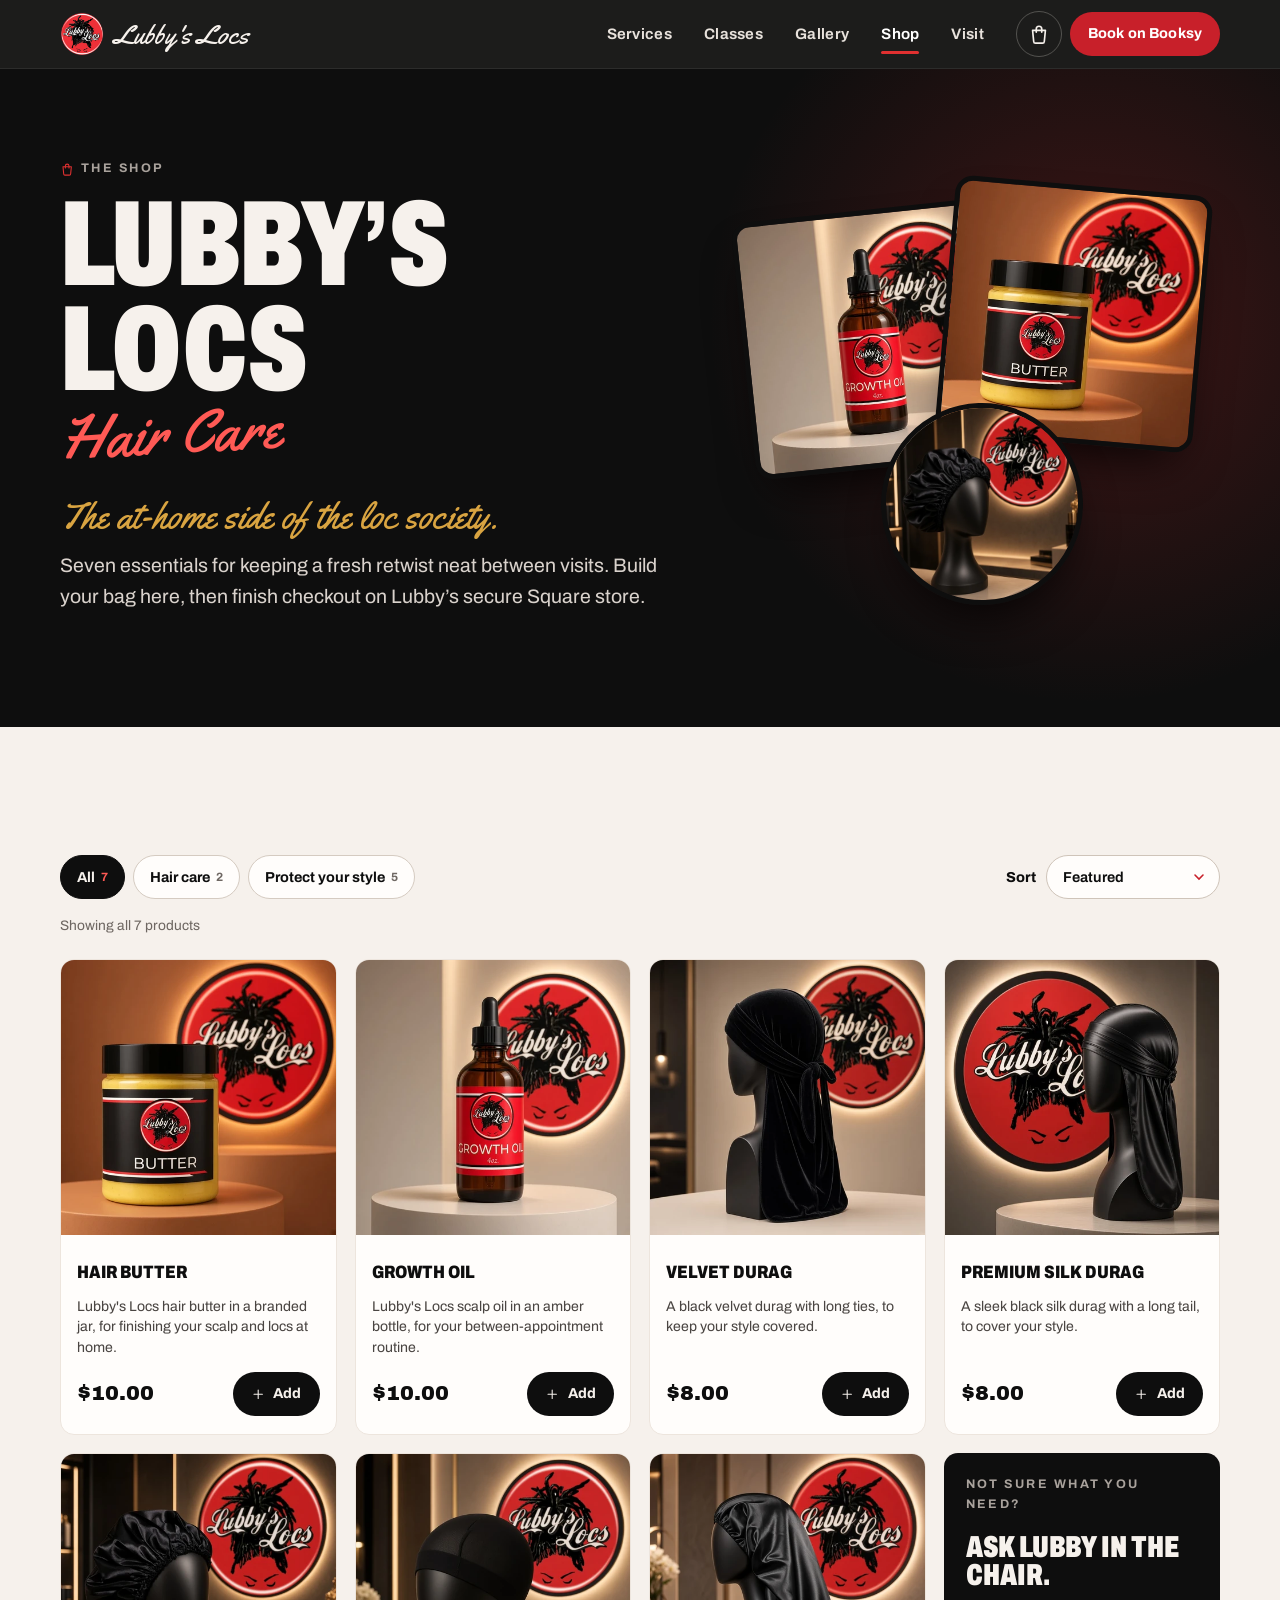
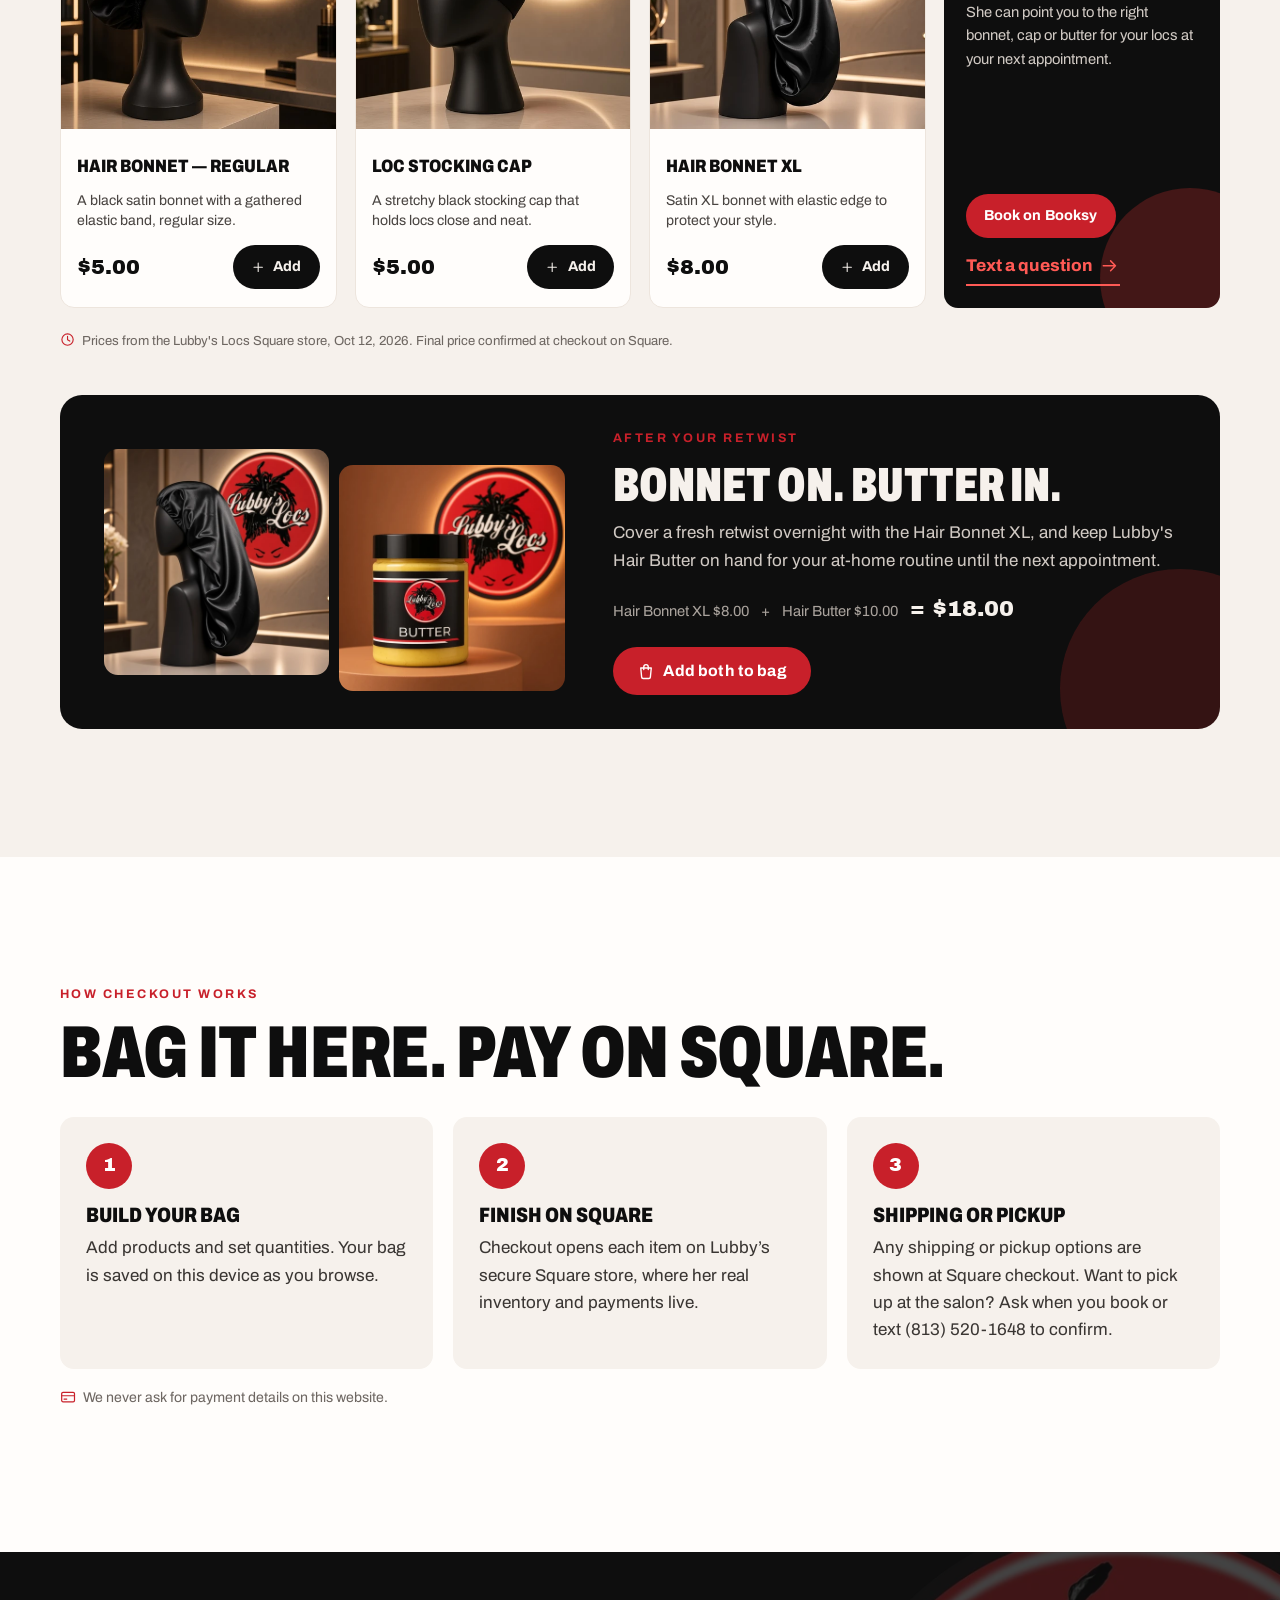
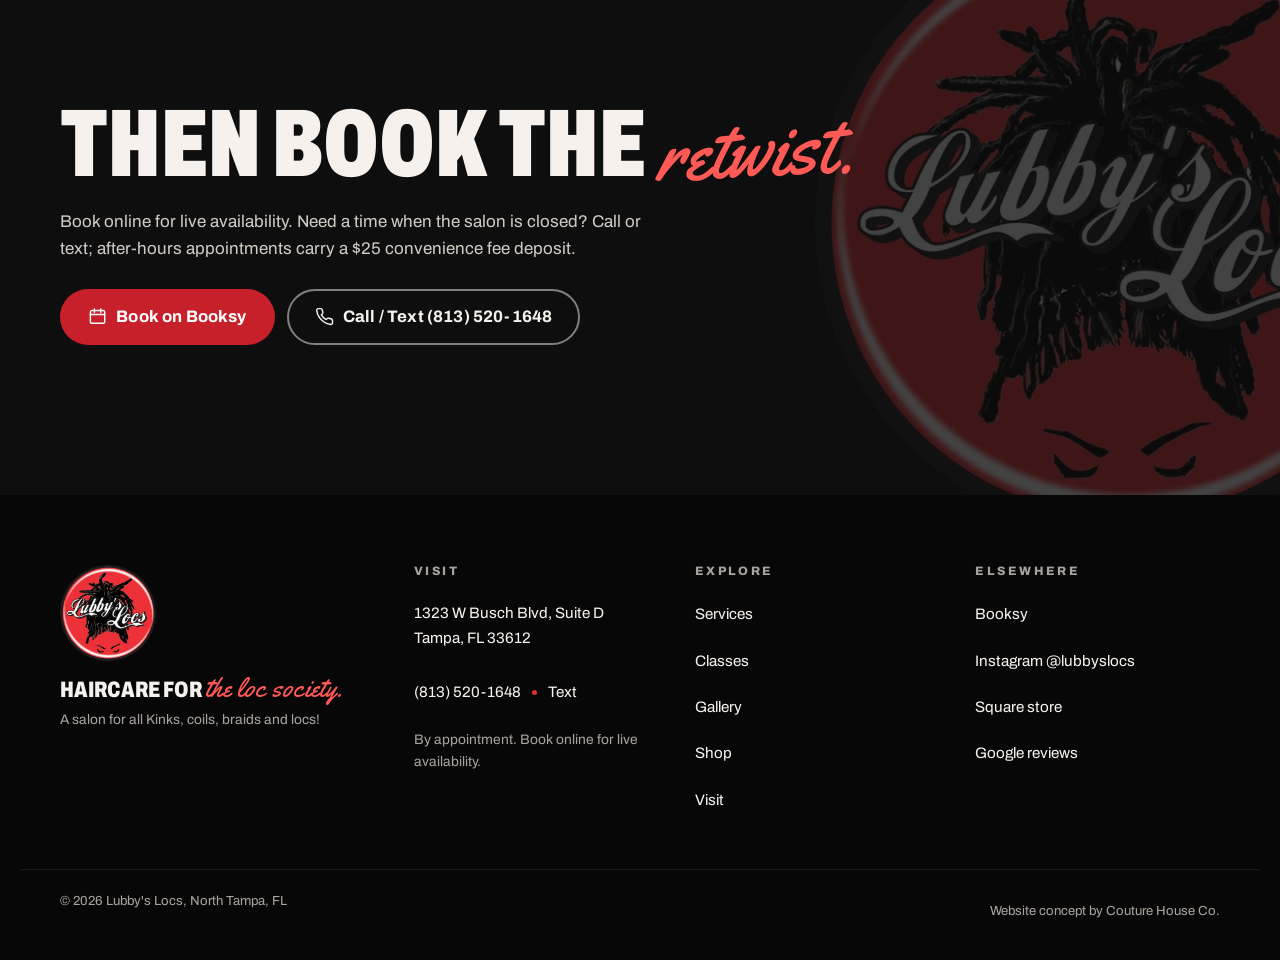
<file: shop.html>
<!doctype html>
<html lang="en" data-root="">
<head>
<meta charset="utf-8">
<meta name="viewport" content="width=device-width, initial-scale=1, viewport-fit=cover">
<title>Lubby&#x27;s Locs Hair Care | Loc Products, Tampa, FL</title>
<meta name="description" content="Shop Lubby&#x27;s Locs Hair Butter, Growth Oil, durags, satin bonnets and loc stocking caps, $5 to $10. Checkout on the secure Square store.">
<link rel="canonical" href="https://lubbys-locs-tampa.netlify.app/shop.html">
<meta name="theme-color" content="#0E0E0E">
<meta name="format-detection" content="telephone=no">
<meta name="robots" content="index, follow, max-image-preview:large">
<meta property="og:type" content="website">
<meta property="og:site_name" content="Lubby's Locs">
<meta property="og:title" content="Lubby&#x27;s Locs Hair Care | Loc Products, Tampa, FL">
<meta property="og:description" content="Shop Lubby&#x27;s Locs Hair Butter, Growth Oil, durags, satin bonnets and loc stocking caps, $5 to $10. Checkout on the secure Square store.">
<meta property="og:url" content="https://lubbys-locs-tampa.netlify.app/shop.html">
<meta property="og:image" content="https://lubbys-locs-tampa.netlify.app/assets/img/share-2.jpg">
<meta property="og:image:width" content="1200">
<meta property="og:image:height" content="630">
<meta property="og:image:type" content="image/jpeg">
<meta property="og:image:alt" content="Lubby's Locs, North Tampa loc salon: Welcome to the loc society. 4.9 Google, 5.0 Booksy, 486 reviews, plus Lubby's hair care shop.">
<meta property="og:locale" content="en_US">
<meta name="twitter:card" content="summary_large_image">
<meta name="twitter:title" content="Lubby&#x27;s Locs Hair Care | Loc Products, Tampa, FL">
<meta name="twitter:description" content="Shop Lubby&#x27;s Locs Hair Butter, Growth Oil, durags, satin bonnets and loc stocking caps, $5 to $10. Checkout on the secure Square store.">
<meta name="twitter:image:alt" content="Lubby's Locs, North Tampa loc salon: Welcome to the loc society. 4.9 Google, 5.0 Booksy, 486 reviews, plus Lubby's hair care shop.">
<meta name="twitter:image" content="https://lubbys-locs-tampa.netlify.app/assets/img/share-2.jpg">
<link rel="icon" href="assets/img/favicon.svg" type="image/svg+xml">
<link rel="icon" href="assets/img/favicon-32.png" sizes="32x32" type="image/png">
<link rel="apple-touch-icon" href="assets/img/apple-touch-icon.png">
<link rel="manifest" href="site.webmanifest">
<link rel="preload" href="assets/fonts/archivo-latin-wdth-normal.woff2" as="font" type="font/woff2" crossorigin>
<link rel="stylesheet" href="assets/css/fonts.css?v=20261012a">
<link rel="stylesheet" href="assets/css/site.css?v=20261012a">
<script src="assets/js/js-flag.js"></script>
<script src="assets/js/site.js?v=20261012a" defer></script>
<script type="application/ld+json">{"@context": "https://schema.org", "@type": "HairSalon", "@id": "https://lubbys-locs-tampa.netlify.app/#salon", "name": "Lubby's Locs", "alternateName": "Lubbys Locs", "url": "https://lubbys-locs-tampa.netlify.app/", "logo": "https://lubbys-locs-tampa.netlify.app/assets/img/logo-disc-640.png", "image": ["https://lubbys-locs-tampa.netlify.app/assets/img/share-2.jpg", "https://lubbys-locs-tampa.netlify.app/assets/img/hero-sculpted-updo.webp"], "description": "Loc salon in North Tampa for starter locs, instant locs, retwists, loc repair, styling, kids and barber services, plus one-on-one loc classes. Haircare for the loc society.", "slogan": "A salon for all Kinks, coils, braids and locs!", "telephone": "+1-813-520-1648", "address": {"@type": "PostalAddress", "streetAddress": "1323 W Busch Blvd, Suite D", "addressLocality": "Tampa", "addressRegion": "FL", "postalCode": "33612", "addressCountry": "US"}, "areaServed": [{"@type": "City", "name": "Tampa"}, {"@type": "AdministrativeArea", "name": "North Tampa"}], "priceRange": "$7 - $1,000+", "paymentAccepted": "Credit cards", "currenciesAccepted": "USD", "hasMap": "https://www.google.com/maps/search/?api=1&query=Lubby%27s+Locs+1323+W+Busch+Blvd+Suite+D+Tampa+FL+33612&query_place_id=ChIJw-md-NTHwogRBot3dB6f8Qw", "sameAs": ["https://www.instagram.com/lubbyslocs", "https://booksy.com/en-us/650812_lubbys-locs_braids-locs_15761_tampa", "https://lubbys-locs.square.site/"], "potentialAction": {"@type": "ReserveAction", "target": "https://booksy.com/en-us/650812_lubbys-locs_braids-locs_15761_tampa", "name": "Book on Booksy"}, "amenityFeature": [{"@type": "LocationFeatureSpecification", "name": "Parking", "value": true}, {"@type": "LocationFeatureSpecification", "name": "Wheelchair accessible", "value": true}, {"@type": "LocationFeatureSpecification", "name": "Child-friendly", "value": true}, {"@type": "LocationFeatureSpecification", "name": "Wi-Fi", "value": true}, {"@type": "LocationFeatureSpecification", "name": "Loyalty program", "value": true}]}</script>
<script type="application/ld+json">{"@context": "https://schema.org", "@type": "BreadcrumbList", "itemListElement": [{"@type": "ListItem", "position": 1, "name": "Home", "item": "https://lubbys-locs-tampa.netlify.app/"}, {"@type": "ListItem", "position": 2, "name": "Shop", "item": "https://lubbys-locs-tampa.netlify.app/shop.html"}]}</script>
<script type="application/ld+json">{"@context": "https://schema.org", "@type": "ItemList", "name": "Lubby's Locs Hair Care", "itemListElement": [{"@type": "ListItem", "position": 1, "url": "https://lubbys-locs-tampa.netlify.app/shop/hair-butter.html", "name": "Hair Butter"}, {"@type": "ListItem", "position": 2, "url": "https://lubbys-locs-tampa.netlify.app/shop/growth-oil.html", "name": "Growth Oil"}, {"@type": "ListItem", "position": 3, "url": "https://lubbys-locs-tampa.netlify.app/shop/velvet-durag.html", "name": "Velvet Durag"}, {"@type": "ListItem", "position": 4, "url": "https://lubbys-locs-tampa.netlify.app/shop/durag-premium-silk.html", "name": "Premium Silk Durag"}, {"@type": "ListItem", "position": 5, "url": "https://lubbys-locs-tampa.netlify.app/shop/hair-bonnet-regular.html", "name": "Hair Bonnet — Regular"}, {"@type": "ListItem", "position": 6, "url": "https://lubbys-locs-tampa.netlify.app/shop/loc-stocking-cap.html", "name": "Loc Stocking Cap"}, {"@type": "ListItem", "position": 7, "url": "https://lubbys-locs-tampa.netlify.app/shop/hair-bonnet-xl.html", "name": "Hair Bonnet XL"}]}</script>
</head>
<body>
<svg class="sprite" xmlns="http://www.w3.org/2000/svg" aria-hidden="true" focusable="false"><defs><symbol id="i-phone" viewBox="0 0 24 24" fill="none" stroke="currentColor" stroke-width="1.8" stroke-linecap="round" stroke-linejoin="round"><path d="M22 16.9v3a2 2 0 0 1-2.2 2 19.8 19.8 0 0 1-8.6-3.1 19.5 19.5 0 0 1-6-6A19.8 19.8 0 0 1 2.1 4.2 2 2 0 0 1 4.1 2h3a2 2 0 0 1 2 1.7c.1.9.4 1.8.7 2.7a2 2 0 0 1-.5 2.1L8 9.8a16 16 0 0 0 6 6l1.3-1.3a2 2 0 0 1 2.1-.4c.9.3 1.8.6 2.7.7a2 2 0 0 1 1.7 2z"/></symbol><symbol id="i-chat" viewBox="0 0 24 24" fill="none" stroke="currentColor" stroke-width="1.8" stroke-linecap="round" stroke-linejoin="round"><path d="M21 12a8 8 0 0 1-11.6 7.1L4 20.5l1.4-4.9A8 8 0 1 1 21 12z"/></symbol><symbol id="i-cal" viewBox="0 0 24 24" fill="none" stroke="currentColor" stroke-width="1.8" stroke-linecap="round" stroke-linejoin="round"><rect x="3" y="4.5" width="18" height="16" rx="2"/><path d="M3 9.5h18M8 2.5v4M16 2.5v4"/></symbol><symbol id="i-bag" viewBox="0 0 24 24" fill="none" stroke="currentColor" stroke-width="1.8" stroke-linecap="round" stroke-linejoin="round"><path d="M5 8h14l-1.2 12.1a2 2 0 0 1-2 1.9H8.2a2 2 0 0 1-2-1.9z"/><path d="M9 10V6.5a3 3 0 0 1 6 0V10"/></symbol><symbol id="i-star" viewBox="0 0 24 24" fill="none" stroke="currentColor" stroke-width="1.8" stroke-linecap="round" stroke-linejoin="round"><path d="M12 2.8l2.8 5.9 6.4.8-4.7 4.4 1.2 6.4L12 17.1l-5.7 3.2 1.2-6.4-4.7-4.4 6.4-.8z" fill="currentColor" stroke="none"/></symbol><symbol id="i-pin" viewBox="0 0 24 24" fill="none" stroke="currentColor" stroke-width="1.8" stroke-linecap="round" stroke-linejoin="round"><path d="M12 21.5s-7-6.1-7-11.5a7 7 0 0 1 14 0c0 5.4-7 11.5-7 11.5z"/><circle cx="12" cy="10" r="2.6"/></symbol><symbol id="i-close" viewBox="0 0 24 24" fill="none" stroke="currentColor" stroke-width="1.8" stroke-linecap="round" stroke-linejoin="round"><path d="M5 5l14 14M19 5L5 19"/></symbol><symbol id="i-plus" viewBox="0 0 24 24" fill="none" stroke="currentColor" stroke-width="1.8" stroke-linecap="round" stroke-linejoin="round"><path d="M12 5v14M5 12h14"/></symbol><symbol id="i-minus" viewBox="0 0 24 24" fill="none" stroke="currentColor" stroke-width="1.8" stroke-linecap="round" stroke-linejoin="round"><path d="M5 12h14"/></symbol><symbol id="i-arrow" viewBox="0 0 24 24" fill="none" stroke="currentColor" stroke-width="1.8" stroke-linecap="round" stroke-linejoin="round"><path d="M4 12h15M13 6l6 6-6 6"/></symbol><symbol id="i-out" viewBox="0 0 24 24" fill="none" stroke="currentColor" stroke-width="1.8" stroke-linecap="round" stroke-linejoin="round"><path d="M14 4h6v6M20 4l-9 9"/><path d="M18 14v5a1 1 0 0 1-1 1H5a1 1 0 0 1-1-1V7a1 1 0 0 1 1-1h5"/></symbol><symbol id="i-check" viewBox="0 0 24 24" fill="none" stroke="currentColor" stroke-width="1.8" stroke-linecap="round" stroke-linejoin="round"><path d="M4.5 12.5l5 5 10-11"/></symbol><symbol id="i-clock" viewBox="0 0 24 24" fill="none" stroke="currentColor" stroke-width="1.8" stroke-linecap="round" stroke-linejoin="round"><circle cx="12" cy="12" r="9"/><path d="M12 7v5.5l3.5 2"/></symbol><symbol id="i-card" viewBox="0 0 24 24" fill="none" stroke="currentColor" stroke-width="1.8" stroke-linecap="round" stroke-linejoin="round"><rect x="2.5" y="5" width="19" height="14" rx="2"/><path d="M2.5 10h19M6 15h4"/></symbol><symbol id="i-car" viewBox="0 0 24 24" fill="none" stroke="currentColor" stroke-width="1.8" stroke-linecap="round" stroke-linejoin="round"><path d="M5 16.5V12l2-5h10l2 5v4.5"/><path d="M3.5 16.5h17v2.5h-17z"/><circle cx="7.5" cy="13.5" r=".6"/><circle cx="16.5" cy="13.5" r=".6"/></symbol><symbol id="i-access" viewBox="0 0 24 24" fill="none" stroke="currentColor" stroke-width="1.8" stroke-linecap="round" stroke-linejoin="round"><circle cx="12" cy="4.5" r="1.8"/><path d="M6 8.5l6 1.2 6-1.2M12 9.7V14l-3.5 6.5M12 14l3.5 6.5"/></symbol><symbol id="i-wifi" viewBox="0 0 24 24" fill="none" stroke="currentColor" stroke-width="1.8" stroke-linecap="round" stroke-linejoin="round"><path d="M2.5 9a14 14 0 0 1 19 0M5.5 12.5a9.5 9.5 0 0 1 13 0M8.6 16a5 5 0 0 1 6.8 0"/><circle cx="12" cy="19.3" r=".9" fill="currentColor"/></symbol><symbol id="i-kids" viewBox="0 0 24 24" fill="none" stroke="currentColor" stroke-width="1.8" stroke-linecap="round" stroke-linejoin="round"><circle cx="12" cy="7" r="3.2"/><path d="M5.5 21a6.5 6.5 0 0 1 13 0"/><path d="M10.5 6.4h.01M13.5 6.4h.01"/></symbol><symbol id="i-scissors" viewBox="0 0 24 24" fill="none" stroke="currentColor" stroke-width="1.8" stroke-linecap="round" stroke-linejoin="round"><circle cx="6" cy="6" r="3"/><circle cx="6" cy="18" r="3"/><path d="M20 4L8.1 15.9M14.5 14.5L20 20M8.1 8.1L12 12"/></symbol><symbol id="i-loyal" viewBox="0 0 24 24" fill="none" stroke="currentColor" stroke-width="1.8" stroke-linecap="round" stroke-linejoin="round"><path d="M12 21s-8-4.8-8-11a4.5 4.5 0 0 1 8-2.8A4.5 4.5 0 0 1 20 10c0 6.2-8 11-8 11z"/></symbol><symbol id="i-insta" viewBox="0 0 24 24" fill="none" stroke="currentColor" stroke-width="1.8" stroke-linecap="round" stroke-linejoin="round"><rect x="3" y="3" width="18" height="18" rx="5"/><circle cx="12" cy="12" r="4"/><circle cx="17.5" cy="6.5" r=".8" fill="currentColor"/></symbol><symbol id="i-cap" viewBox="0 0 24 24" fill="none" stroke="currentColor" stroke-width="1.8" stroke-linecap="round" stroke-linejoin="round"><path d="M2 9l10-5 10 5-10 5z"/><path d="M6 11v5c0 1.5 3 3 6 3s6-1.5 6-3v-5"/><path d="M22 9v6"/></symbol><symbol id="i-drop" viewBox="0 0 24 24" fill="none" stroke="currentColor" stroke-width="1.8" stroke-linecap="round" stroke-linejoin="round"><path d="M12 2.8s6.5 7 6.5 11.7a6.5 6.5 0 0 1-13 0C5.5 9.8 12 2.8 12 2.8z"/></symbol><symbol id="i-menu" viewBox="0 0 24 24" fill="none" stroke="currentColor" stroke-width="1.8" stroke-linecap="round" stroke-linejoin="round"><path d="M3 7h18M3 12h18M3 17h18"/></symbol></defs></svg>
<a class="skip" href="#main">Skip to content</a>
<header class="hdr" id="top">
  <div class="wrap hdr__in">
    <a class="brand" href="index.html" aria-label="Lubby's Locs, home">
      <img src="assets/img/logo-disc-320.webp" width="320" height="320" alt="" class="brand__disc">
      <span class="brand__word">Lubby's Locs</span>
    </a>
    <nav class="nav" aria-label="Main"><ul><li><a href="services.html">Services</a></li><li><a href="classes.html">Classes</a></li><li><a href="gallery.html">Gallery</a></li><li><a href="shop.html" aria-current="page">Shop</a></li><li><a href="visit.html">Visit</a></li></ul></nav>
    <div class="hdr__act">
      <button class="bagbtn needs-js" type="button" data-bag-open aria-label="Open your bag, 0 items" aria-controls="bag" aria-expanded="false"><svg class="i" aria-hidden="true" focusable="false"><use href="#i-bag"/></svg><span class="bagbtn__n" data-bag-count></span></button>
      <a class="btn btn--red btn--sm hdr__book" href="https://booksy.com/en-us/650812_lubbys-locs_braids-locs_15761_tampa" rel="noopener">Book on Booksy</a>
      <button class="menubtn" type="button" aria-expanded="false" aria-controls="mnav" aria-label="Open menu"><svg class="i" aria-hidden="true" focusable="false"><use href="#i-menu"/></svg></button>
    </div>
  </div>
</header>
<div class="mnav" id="mnav" role="dialog" aria-modal="true" aria-label="Site menu" hidden>
  <div class="mnav__top wrap">
    <img src="assets/img/logo-disc-320.webp" width="320" height="320" alt="" class="brand__disc">
    <button class="mnav__x" type="button" data-mnav-close aria-label="Close menu"><svg class="i" aria-hidden="true" focusable="false"><use href="#i-close"/></svg></button>
  </div>
  <nav class="wrap" aria-label="Mobile"><ul class="mnav__list"><li><a href="index.html"><span>Home</span><svg class="i" aria-hidden="true" focusable="false"><use href="#i-arrow"/></svg></a></li><li><a href="services.html"><span>Services</span><svg class="i" aria-hidden="true" focusable="false"><use href="#i-arrow"/></svg></a></li><li><a href="classes.html"><span>Classes</span><svg class="i" aria-hidden="true" focusable="false"><use href="#i-arrow"/></svg></a></li><li><a href="gallery.html"><span>Gallery</span><svg class="i" aria-hidden="true" focusable="false"><use href="#i-arrow"/></svg></a></li><li><a href="shop.html" aria-current="page"><span>Shop</span><svg class="i" aria-hidden="true" focusable="false"><use href="#i-arrow"/></svg></a></li><li><a href="visit.html"><span>Visit</span><svg class="i" aria-hidden="true" focusable="false"><use href="#i-arrow"/></svg></a></li></ul></nav>
  <div class="wrap mnav__cta">
    <a class="btn btn--red" href="https://booksy.com/en-us/650812_lubbys-locs_braids-locs_15761_tampa" rel="noopener"><svg class="i" aria-hidden="true" focusable="false"><use href="#i-cal"/></svg>Book on Booksy</a>
    <a class="btn btn--line" href="tel:+18135201648"><svg class="i" aria-hidden="true" focusable="false"><use href="#i-phone"/></svg>Call (813) 520-1648</a>
    <a class="btn btn--line" href="sms:+18135201648"><svg class="i" aria-hidden="true" focusable="false"><use href="#i-chat"/></svg>Text us</a>
  </div>
</div>
<main id="main">

<section class="shero" aria-labelledby="ph-h">
  <div class="wrap shero__grid">
    <div class="shero__copy">
      <p class="kicker kicker--light"><svg class="i" aria-hidden="true" focusable="false"><use href="#i-bag"/></svg>The shop</p>
      <h1 class="phero__h" id="ph-h">Lubby&rsquo;s Locs <span class="script">Hair Care</span></h1>
      <p class="shero__sub">The at-home side of the loc society.</p>
      <p class="lede lede--light">Seven essentials for keeping a fresh retwist neat between visits. Build your bag here, then finish checkout on Lubby&rsquo;s secure Square store.</p>
    </div>
    <div class="shero__stack" aria-hidden="true">
      <div class="shero__p shero__p--1"><img src="assets/img/shop/growth-oil.webp" srcset="assets/img/shop/growth-oil-480.webp 480w, assets/img/shop/growth-oil.webp 900w" sizes="(min-width: 1024px) 260px, 40vw" width="900" height="900" alt="Hand holding an amber bottle of Lubby&#x27;s Locs Growth Oil" fetchpriority="high" decoding="async"></div>
      <div class="shero__p shero__p--2"><img src="assets/img/shop/hair-butter.webp" srcset="assets/img/shop/hair-butter-480.webp 480w, assets/img/shop/hair-butter.webp 900w" sizes="(min-width: 1024px) 260px, 40vw" width="900" height="900" alt="Jar of Lubby&#x27;s Locs hair butter with the red logo label" fetchpriority="high" decoding="async"></div>
      <div class="shero__p shero__p--3"><img src="assets/img/shop/hair-bonnet-regular.webp" srcset="assets/img/shop/hair-bonnet-regular-480.webp 480w, assets/img/shop/hair-bonnet-regular.webp 900w" sizes="(min-width: 1024px) 200px, 30vw" width="900" height="900" alt="Black satin hair bonnet with an elastic band on a mannequin head" loading="lazy" decoding="async"></div>
    </div>
  </div>
</section>
<section class="sec store" aria-label="Products">
  <div class="wrap">
    <div class="store__bar">
      <ul class="chips" aria-label="Filter products">
        <li><button class="chip is-on" type="button" data-pfilter="all" aria-pressed="true">All <span>7</span></button></li>
        <li><button class="chip" type="button" data-pfilter="care" aria-pressed="false">Hair care <span>2</span></button></li>
        <li><button class="chip" type="button" data-pfilter="protect" aria-pressed="false">Protect your style <span>5</span></button></li>
      </ul>
      <label class="sort"><span>Sort</span><select data-psort><option value="featured">Featured</option><option value="price-asc">Price: low to high</option><option value="price-desc">Price: high to low</option><option value="name">Name: A to Z</option></select></label>
    </div>
    <p class="gal__count" aria-live="polite" data-pcount>Showing all 7 products</p>
    <ul class="pgrid" data-pgrid><li class="pcard" data-cat="care" data-price="10" data-name="Hair Butter">
  <a class="pcard__img" href="shop/hair-butter.html" tabindex="-1" aria-hidden="true"><img src="assets/img/shop/hair-butter.webp" srcset="assets/img/shop/hair-butter-480.webp 480w, assets/img/shop/hair-butter.webp 900w" sizes="(min-width: 1024px) 300px, 50vw" width="900" height="900" alt="Jar of Lubby&#x27;s Locs hair butter with the red logo label" loading="lazy" decoding="async"></a>
  <div class="pcard__body">
    <h2 class="pcard__name"><a href="shop/hair-butter.html">Hair Butter</a></h2>
    <p class="pcard__line">Lubby&#x27;s Locs hair butter in a branded jar, for finishing your scalp and locs at home.</p>
    <div class="pcard__row">
      <span class="pcard__price">$10.00</span>
      <button class="btn btn--ink btn--sm needs-js" type="button" data-add="hair-butter" data-qty="1" aria-label="Add Hair Butter to bag"><svg class="i" aria-hidden="true" focusable="false"><use href="#i-plus"/></svg>Add</button>
      <a class="btn btn--line btn--sm no-js-only" href="https://lubbys-locs.square.site/product/hair-butter/1" rel="noopener">Buy on Square</a>
    </div>
  </div>
</li><li class="pcard" data-cat="care" data-price="10" data-name="Growth Oil">
  <a class="pcard__img" href="shop/growth-oil.html" tabindex="-1" aria-hidden="true"><img src="assets/img/shop/growth-oil.webp" srcset="assets/img/shop/growth-oil-480.webp 480w, assets/img/shop/growth-oil.webp 900w" sizes="(min-width: 1024px) 300px, 50vw" width="900" height="900" alt="Hand holding an amber bottle of Lubby&#x27;s Locs Growth Oil" loading="lazy" decoding="async"></a>
  <div class="pcard__body">
    <h2 class="pcard__name"><a href="shop/growth-oil.html">Growth Oil</a></h2>
    <p class="pcard__line">Lubby&#x27;s Locs scalp oil in an amber bottle, for your between-appointment routine.</p>
    <div class="pcard__row">
      <span class="pcard__price">$10.00</span>
      <button class="btn btn--ink btn--sm needs-js" type="button" data-add="growth-oil" data-qty="1" aria-label="Add Growth Oil to bag"><svg class="i" aria-hidden="true" focusable="false"><use href="#i-plus"/></svg>Add</button>
      <a class="btn btn--line btn--sm no-js-only" href="https://lubbys-locs.square.site/product/growth-oil/2" rel="noopener">Buy on Square</a>
    </div>
  </div>
</li><li class="pcard" data-cat="protect" data-price="8" data-name="Velvet Durag">
  <a class="pcard__img" href="shop/velvet-durag.html" tabindex="-1" aria-hidden="true"><img src="assets/img/shop/velvet-durag.webp" srcset="assets/img/shop/velvet-durag-480.webp 480w, assets/img/shop/velvet-durag.webp 900w" sizes="(min-width: 1024px) 300px, 50vw" width="900" height="900" alt="Black velvet durag shown on a mannequin head" loading="lazy" decoding="async"></a>
  <div class="pcard__body">
    <h2 class="pcard__name"><a href="shop/velvet-durag.html">Velvet Durag</a></h2>
    <p class="pcard__line">A black velvet durag with long ties, to keep your style covered.</p>
    <div class="pcard__row">
      <span class="pcard__price">$8.00</span>
      <button class="btn btn--ink btn--sm needs-js" type="button" data-add="velvet-durag" data-qty="1" aria-label="Add Velvet Durag to bag"><svg class="i" aria-hidden="true" focusable="false"><use href="#i-plus"/></svg>Add</button>
      <a class="btn btn--line btn--sm no-js-only" href="https://lubbys-locs.square.site/product/velvet-durag/3" rel="noopener">Buy on Square</a>
    </div>
  </div>
</li><li class="pcard" data-cat="protect" data-price="8" data-name="Premium Silk Durag">
  <a class="pcard__img" href="shop/durag-premium-silk.html" tabindex="-1" aria-hidden="true"><img src="assets/img/shop/durag-premium-silk.webp" srcset="assets/img/shop/durag-premium-silk-480.webp 480w, assets/img/shop/durag-premium-silk.webp 900w" sizes="(min-width: 1024px) 300px, 50vw" width="900" height="900" alt="Black silk durag with a long tail on a mannequin head" loading="lazy" decoding="async"></a>
  <div class="pcard__body">
    <h2 class="pcard__name"><a href="shop/durag-premium-silk.html">Premium Silk Durag</a></h2>
    <p class="pcard__line">A sleek black silk durag with a long tail, to cover your style.</p>
    <div class="pcard__row">
      <span class="pcard__price">$8.00</span>
      <button class="btn btn--ink btn--sm needs-js" type="button" data-add="durag-premium-silk" data-qty="1" aria-label="Add Premium Silk Durag to bag"><svg class="i" aria-hidden="true" focusable="false"><use href="#i-plus"/></svg>Add</button>
      <a class="btn btn--line btn--sm no-js-only" href="https://lubbys-locs.square.site/product/durag-premium-silk/4" rel="noopener">Buy on Square</a>
    </div>
  </div>
</li><li class="pcard" data-cat="protect" data-price="5" data-name="Hair Bonnet — Regular">
  <a class="pcard__img" href="shop/hair-bonnet-regular.html" tabindex="-1" aria-hidden="true"><img src="assets/img/shop/hair-bonnet-regular.webp" srcset="assets/img/shop/hair-bonnet-regular-480.webp 480w, assets/img/shop/hair-bonnet-regular.webp 900w" sizes="(min-width: 1024px) 300px, 50vw" width="900" height="900" alt="Black satin hair bonnet with an elastic band on a mannequin head" loading="lazy" decoding="async"></a>
  <div class="pcard__body">
    <h2 class="pcard__name"><a href="shop/hair-bonnet-regular.html">Hair Bonnet — Regular</a></h2>
    <p class="pcard__line">A black satin bonnet with a gathered elastic band, regular size.</p>
    <div class="pcard__row">
      <span class="pcard__price">$5.00</span>
      <button class="btn btn--ink btn--sm needs-js" type="button" data-add="hair-bonnet-regular" data-qty="1" aria-label="Add Hair Bonnet — Regular to bag"><svg class="i" aria-hidden="true" focusable="false"><use href="#i-plus"/></svg>Add</button>
      <a class="btn btn--line btn--sm no-js-only" href="https://lubbys-locs.square.site/product/hair-bonnet-regular/5" rel="noopener">Buy on Square</a>
    </div>
  </div>
</li><li class="pcard" data-cat="protect" data-price="5" data-name="Loc Stocking Cap">
  <a class="pcard__img" href="shop/loc-stocking-cap.html" tabindex="-1" aria-hidden="true"><img src="assets/img/shop/loc-stocking-cap.webp" srcset="assets/img/shop/loc-stocking-cap-480.webp 480w, assets/img/shop/loc-stocking-cap.webp 900w" sizes="(min-width: 1024px) 300px, 50vw" width="900" height="900" alt="Black stretch loc stocking cap" loading="lazy" decoding="async"></a>
  <div class="pcard__body">
    <h2 class="pcard__name"><a href="shop/loc-stocking-cap.html">Loc Stocking Cap</a></h2>
    <p class="pcard__line">A stretchy black stocking cap that holds locs close and neat.</p>
    <div class="pcard__row">
      <span class="pcard__price">$5.00</span>
      <button class="btn btn--ink btn--sm needs-js" type="button" data-add="loc-stocking-cap" data-qty="1" aria-label="Add Loc Stocking Cap to bag"><svg class="i" aria-hidden="true" focusable="false"><use href="#i-plus"/></svg>Add</button>
      <a class="btn btn--line btn--sm no-js-only" href="https://lubbys-locs.square.site/product/loc-stocking-cap/6" rel="noopener">Buy on Square</a>
    </div>
  </div>
</li><li class="pcard" data-cat="protect" data-price="8" data-name="Hair Bonnet XL">
  <a class="pcard__img" href="shop/hair-bonnet-xl.html" tabindex="-1" aria-hidden="true"><img src="assets/img/shop/hair-bonnet-xl.webp" srcset="assets/img/shop/hair-bonnet-xl-480.webp 480w, assets/img/shop/hair-bonnet-xl.webp 900w" sizes="(min-width: 1024px) 300px, 50vw" width="900" height="900" alt="Model from behind wearing a long black satin XL bonnet over her locs" loading="lazy" decoding="async"></a>
  <div class="pcard__body">
    <h2 class="pcard__name"><a href="shop/hair-bonnet-xl.html">Hair Bonnet XL</a></h2>
    <p class="pcard__line">Satin XL bonnet with elastic edge to protect your style.</p>
    <div class="pcard__row">
      <span class="pcard__price">$8.00</span>
      <button class="btn btn--ink btn--sm needs-js" type="button" data-add="hair-bonnet-xl" data-qty="1" aria-label="Add Hair Bonnet XL to bag"><svg class="i" aria-hidden="true" focusable="false"><use href="#i-plus"/></svg>Add</button>
      <a class="btn btn--line btn--sm no-js-only" href="https://lubbys-locs.square.site/product/hair-bonnet-xl/7" rel="noopener">Buy on Square</a>
    </div>
  </div>
</li><li class="ptile" data-ptile><p class="kicker kicker--light">Not sure what you need?</p><p class="ptile__h">Ask Lubby in the chair.</p><p>She can point you to the right bonnet, cap or butter for your locs at your next appointment.</p><a class="btn btn--red btn--sm" href="https://booksy.com/en-us/650812_lubbys-locs_braids-locs_15761_tampa" rel="noopener">Book on Booksy</a><a class="tlink" href="sms:+18135201648">Text a question<svg class="i" aria-hidden="true" focusable="false"><use href="#i-arrow"/></svg></a></li></ul>
    <p class="pnote"><svg class="i" aria-hidden="true" focusable="false"><use href="#i-clock"/></svg>Prices from the Lubby's Locs Square store, Oct 12, 2026. Final price confirmed at checkout on Square.</p>
    <div class="bundle">
  <div class="bundle__imgs"><img src="assets/img/shop/hair-bonnet-xl.webp" srcset="assets/img/shop/hair-bonnet-xl-480.webp 480w, assets/img/shop/hair-bonnet-xl.webp 900w" sizes="(min-width: 1024px) 220px, 40vw" width="900" height="900" alt="Model from behind wearing a long black satin XL bonnet over her locs" loading="lazy" decoding="async"><img src="assets/img/shop/hair-butter.webp" srcset="assets/img/shop/hair-butter-480.webp 480w, assets/img/shop/hair-butter.webp 900w" sizes="(min-width: 1024px) 220px, 40vw" width="900" height="900" alt="Jar of Lubby&#x27;s Locs hair butter with the red logo label" loading="lazy" decoding="async"></div>
  <div class="bundle__copy">
    <p class="kicker kicker--red">After your retwist</p>
    <h3 class="bundle__h">Bonnet on. Butter in.</h3>
    <p>Cover a fresh retwist overnight with the Hair Bonnet XL, and keep Lubby's Hair Butter on hand for your at-home routine until the next appointment.</p>
    <p class="bundle__price"><span>Hair Bonnet XL $8.00</span><span aria-hidden="true">+</span><span>Hair Butter $10.00</span><strong>= $18.00</strong></p>
    <button class="btn btn--red needs-js" type="button" data-add-set="hair-bonnet-xl,hair-butter"><svg class="i" aria-hidden="true" focusable="false"><use href="#i-bag"/></svg>Add both to bag</button>
    <a class="btn btn--line no-js-only" href="shop.html">See the shop</a>
  </div>
</div>
  </div>
</section>
<section class="sec how" aria-labelledby="how-h">
  <div class="wrap">
    <p class="kicker kicker--red">How checkout works</p>
    <h2 class="wipe h2" id="how-h">Bag it here. Pay on Square.</h2>
    <ol class="steps__l">
      <li><span>1</span><h3>Build your bag</h3><p>Add products and set quantities. Your bag is saved on this device as you browse.</p></li>
      <li><span>2</span><h3>Finish on Square</h3><p>Checkout opens each item on Lubby&rsquo;s secure Square store, where her real inventory and payments live.</p></li>
      <li><span>3</span><h3>Shipping or pickup</h3><p>Any shipping or pickup options are shown at Square checkout. Want to pick up at the salon? Ask when you book or text (813) 520-1648 to confirm.</p></li>
    </ol>
    <p class="fine"><svg class="i" aria-hidden="true" focusable="false"><use href="#i-card"/></svg>We never ask for payment details on this website.</p>
  </div>
</section>
<section class="cta" aria-labelledby="cta-h">
  <div class="cta__disc" aria-hidden="true"><img src="assets/img/logo-disc-640.webp" width="640" height="640" alt="" loading="lazy" data-spin></div>
  <div class="wrap cta__in">
    <h2 class="cta__h" id="cta-h">Then book the <span class="script">retwist.</span></h2>
    <p class="cta__p">Book online for live availability. Need a time when the salon is closed? Call or text; after-hours appointments carry a $25 convenience fee deposit.</p>
    <div class="cta__b">
      <a class="btn btn--red btn--lg" href="https://booksy.com/en-us/650812_lubbys-locs_braids-locs_15761_tampa" rel="noopener"><svg class="i" aria-hidden="true" focusable="false"><use href="#i-cal"/></svg>Book on Booksy</a>
      <a class="btn btn--line btn--lg" href="tel:+18135201648"><svg class="i" aria-hidden="true" focusable="false"><use href="#i-phone"/></svg>Call / Text (813) 520-1648</a>
    </div>
  </div>
</section>
</main>
<footer class="ftr">
  <div class="wrap ftr__grid">
    <div class="ftr__brand">
      <img src="assets/img/logo-disc-320.webp" width="320" height="320" alt="Lubby's Locs logo" loading="lazy" class="ftr__disc">
      <p class="ftr__tag">Haircare for <span class="script">the loc society.</span></p>
      <p class="ftr__small">A salon for all Kinks, coils, braids and locs!</p>
    </div>
    <div>
      <h2 class="ftr__h">Visit</h2>
      <address><a href="https://www.google.com/maps/search/?api=1&query=Lubby%27s+Locs+1323+W+Busch+Blvd+Suite+D+Tampa+FL+33612&query_place_id=ChIJw-md-NTHwogRBot3dB6f8Qw" rel="noopener">1323 W Busch Blvd, Suite D<br>Tampa, FL 33612</a></address>
      <p><a href="tel:+18135201648">(813) 520-1648</a> <span class="dot" aria-hidden="true"></span> <a href="sms:+18135201648">Text</a></p>
      <p class="ftr__small">By appointment. Book online for live availability.</p>
    </div>
    <div>
      <h2 class="ftr__h">Explore</h2>
      <ul class="ftr__links"><li><a href="services.html">Services</a></li><li><a href="classes.html">Classes</a></li><li><a href="gallery.html">Gallery</a></li><li><a href="shop.html">Shop</a></li><li><a href="visit.html">Visit</a></li></ul>
    </div>
    <div>
      <h2 class="ftr__h">Elsewhere</h2>
      <ul class="ftr__links">
        <li><a href="https://booksy.com/en-us/650812_lubbys-locs_braids-locs_15761_tampa" rel="noopener">Booksy</a></li>
        <li><a href="https://www.instagram.com/lubbyslocs" rel="noopener">Instagram @lubbyslocs</a></li>
        <li><a href="https://lubbys-locs.square.site/s/shop" rel="noopener">Square store</a></li>
        <li><a href="https://search.google.com/local/reviews?placeid=ChIJw-md-NTHwogRBot3dB6f8Qw" rel="noopener">Google reviews</a></li>
      </ul>
    </div>
  </div>
  <div class="wrap ftr__base">
    <p>&copy; 2026 Lubby's Locs, North Tampa, FL</p>
    <p><a href="https://couturehouse.co" rel="noopener">Website concept by Couture House Co.</a></p>
  </div>
</footer>
<div class="mbar" aria-label="Quick actions">
  <a class="mbar__book" href="https://booksy.com/en-us/650812_lubbys-locs_braids-locs_15761_tampa" rel="noopener"><svg class="i" aria-hidden="true" focusable="false"><use href="#i-cal"/></svg>Book on Booksy</a>
  <a class="mbar__call" href="tel:+18135201648"><svg class="i" aria-hidden="true" focusable="false"><use href="#i-phone"/></svg>Call / Text</a>
</div>
<div class="scrim" data-bag-close hidden></div>
<aside class="bag" id="bag" role="dialog" aria-modal="true" aria-labelledby="bag-title" hidden>
  <div class="bag__head">
    <h2 id="bag-title" class="bag__title">Your bag</h2>
    <button class="bag__x" type="button" data-bag-close aria-label="Close bag"><svg class="i" aria-hidden="true" focusable="false"><use href="#i-close"/></svg></button>
  </div>
  <div class="bag__view" data-view="list">
    <ul class="bag__lines" data-bag-lines></ul>
    <div class="bag__empty" data-bag-empty>
      <p class="bag__emptyt">Your bag is empty.</p>
      <p>Take the care home: butter, oil, bonnets, durags and caps.</p>
      <a class="btn btn--red" href="shop.html">Shop hair care</a>
    </div>
  </div>
  <div class="bag__view" data-view="checkout" hidden>
    <p class="bag__lead">Finish checkout on our secure Square store.</p>
    <p class="bag__sub">Lubby's Locs inventory and payments live on Square. Open each item below, set the quantity and add it to your Square cart, then check out there.</p>
    <ol class="bag__co" data-bag-co></ol>
    <p class="bag__note"><svg class="i" aria-hidden="true" focusable="false"><use href="#i-pin"/></svg><span>Rather pick up at the salon? Ask when you book or at your next appointment, or text <a href="sms:+18135201648">(813) 520-1648</a> to confirm.</span></p>
    <button class="btn btn--line btn--block" type="button" data-bag-back><svg class="i flip" aria-hidden="true" focusable="false"><use href="#i-arrow"/></svg>Back to bag</button>
  </div>
  <div class="bag__foot" data-bag-foot>
    <div class="bag__sum"><span>Subtotal</span><strong data-bag-subtotal>$0.00</strong></div>
    <p class="bag__fine">Taxes and any shipping or pickup options are shown on Square. We never collect payment details on this site.</p>
    <button class="btn btn--red btn--block" type="button" data-bag-checkout>Checkout<svg class="i" aria-hidden="true" focusable="false"><use href="#i-arrow"/></svg></button>
  </div>
</aside>
<div class="toast" role="status" aria-live="polite" data-toast></div>
</body>
</html>
</file>
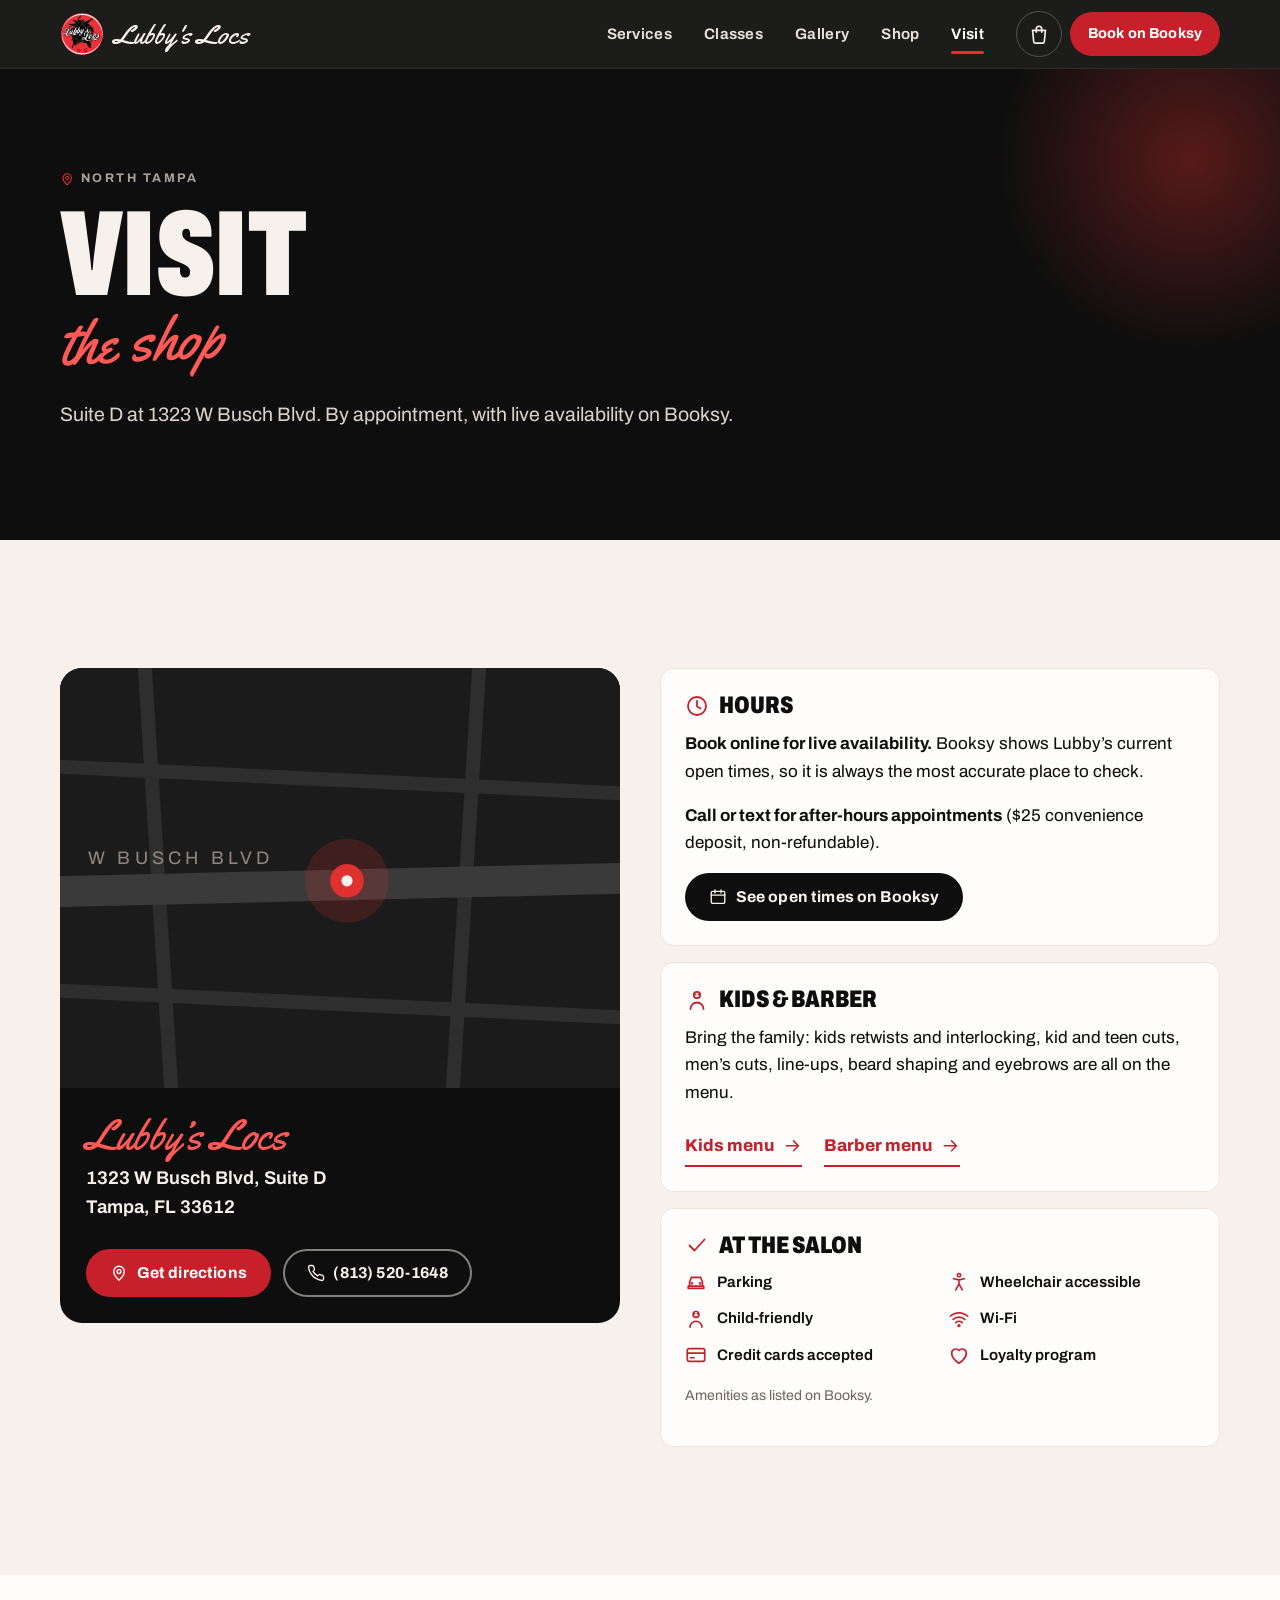
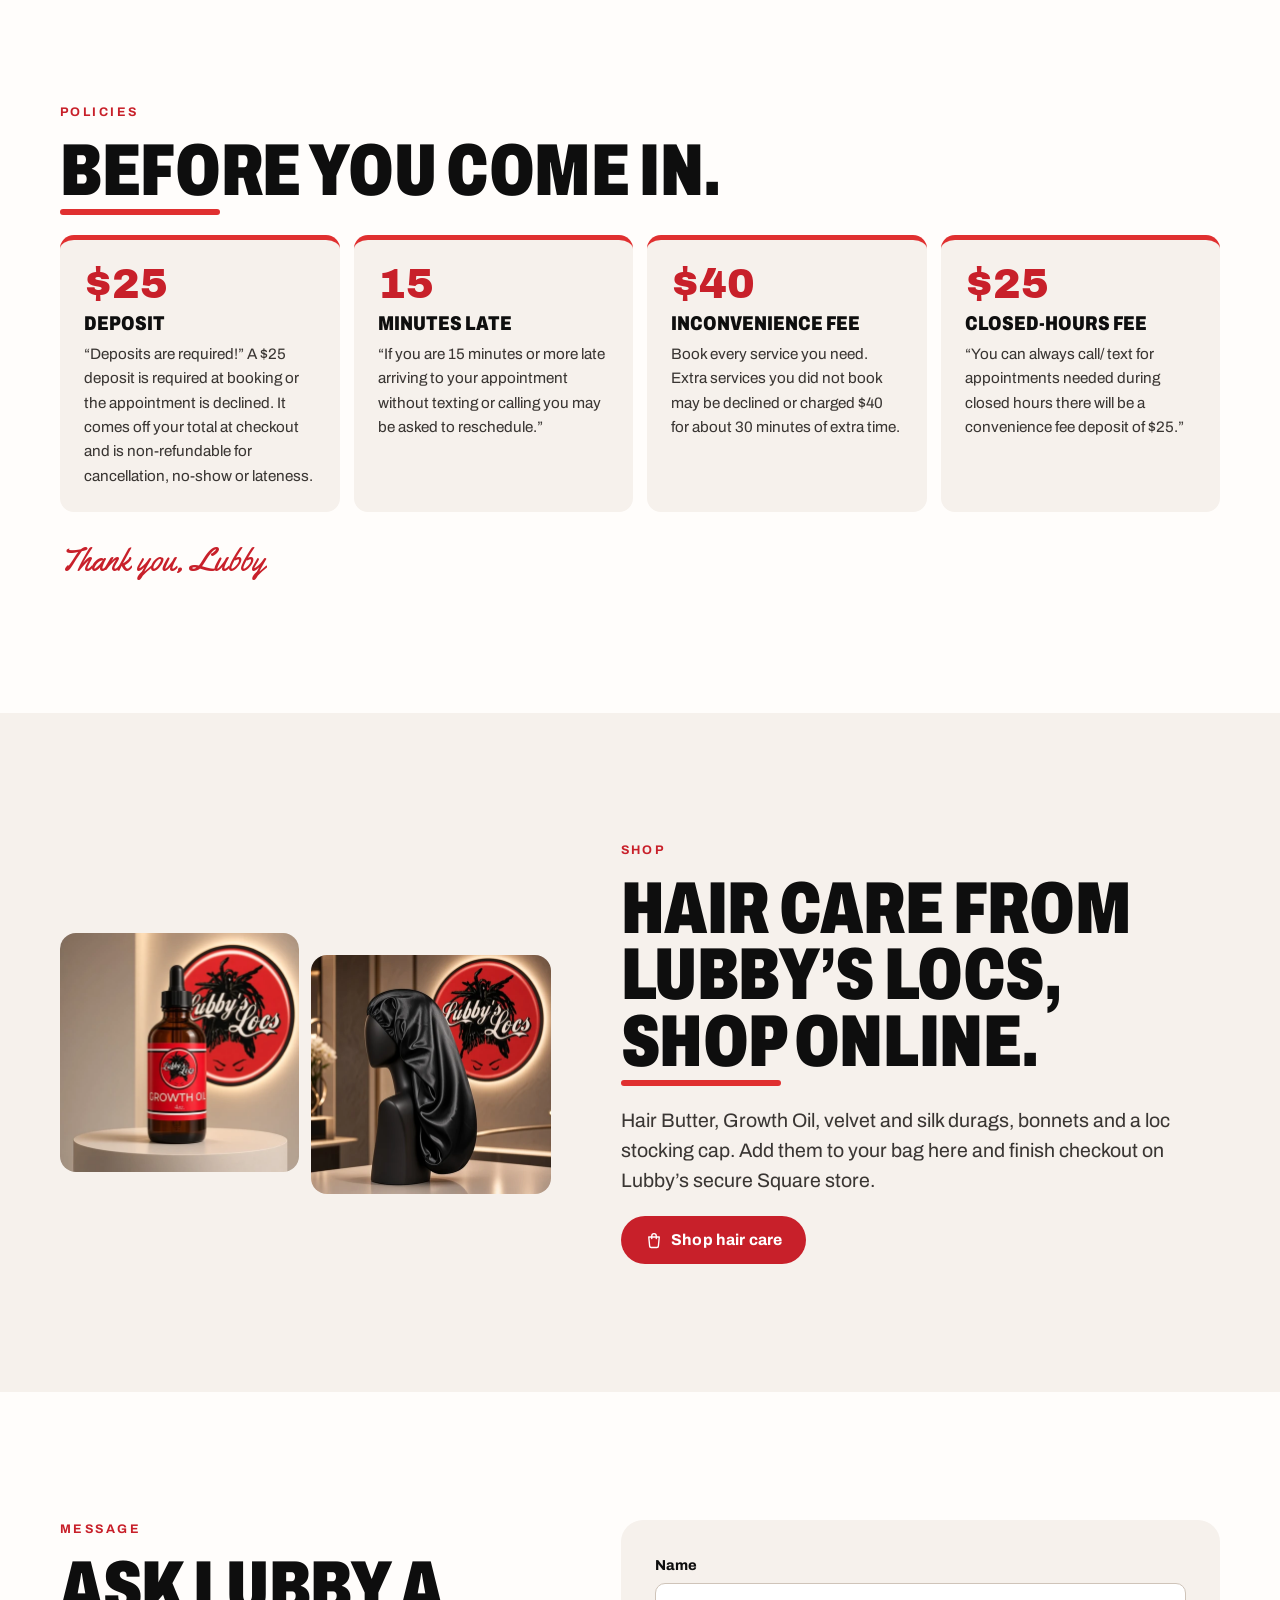
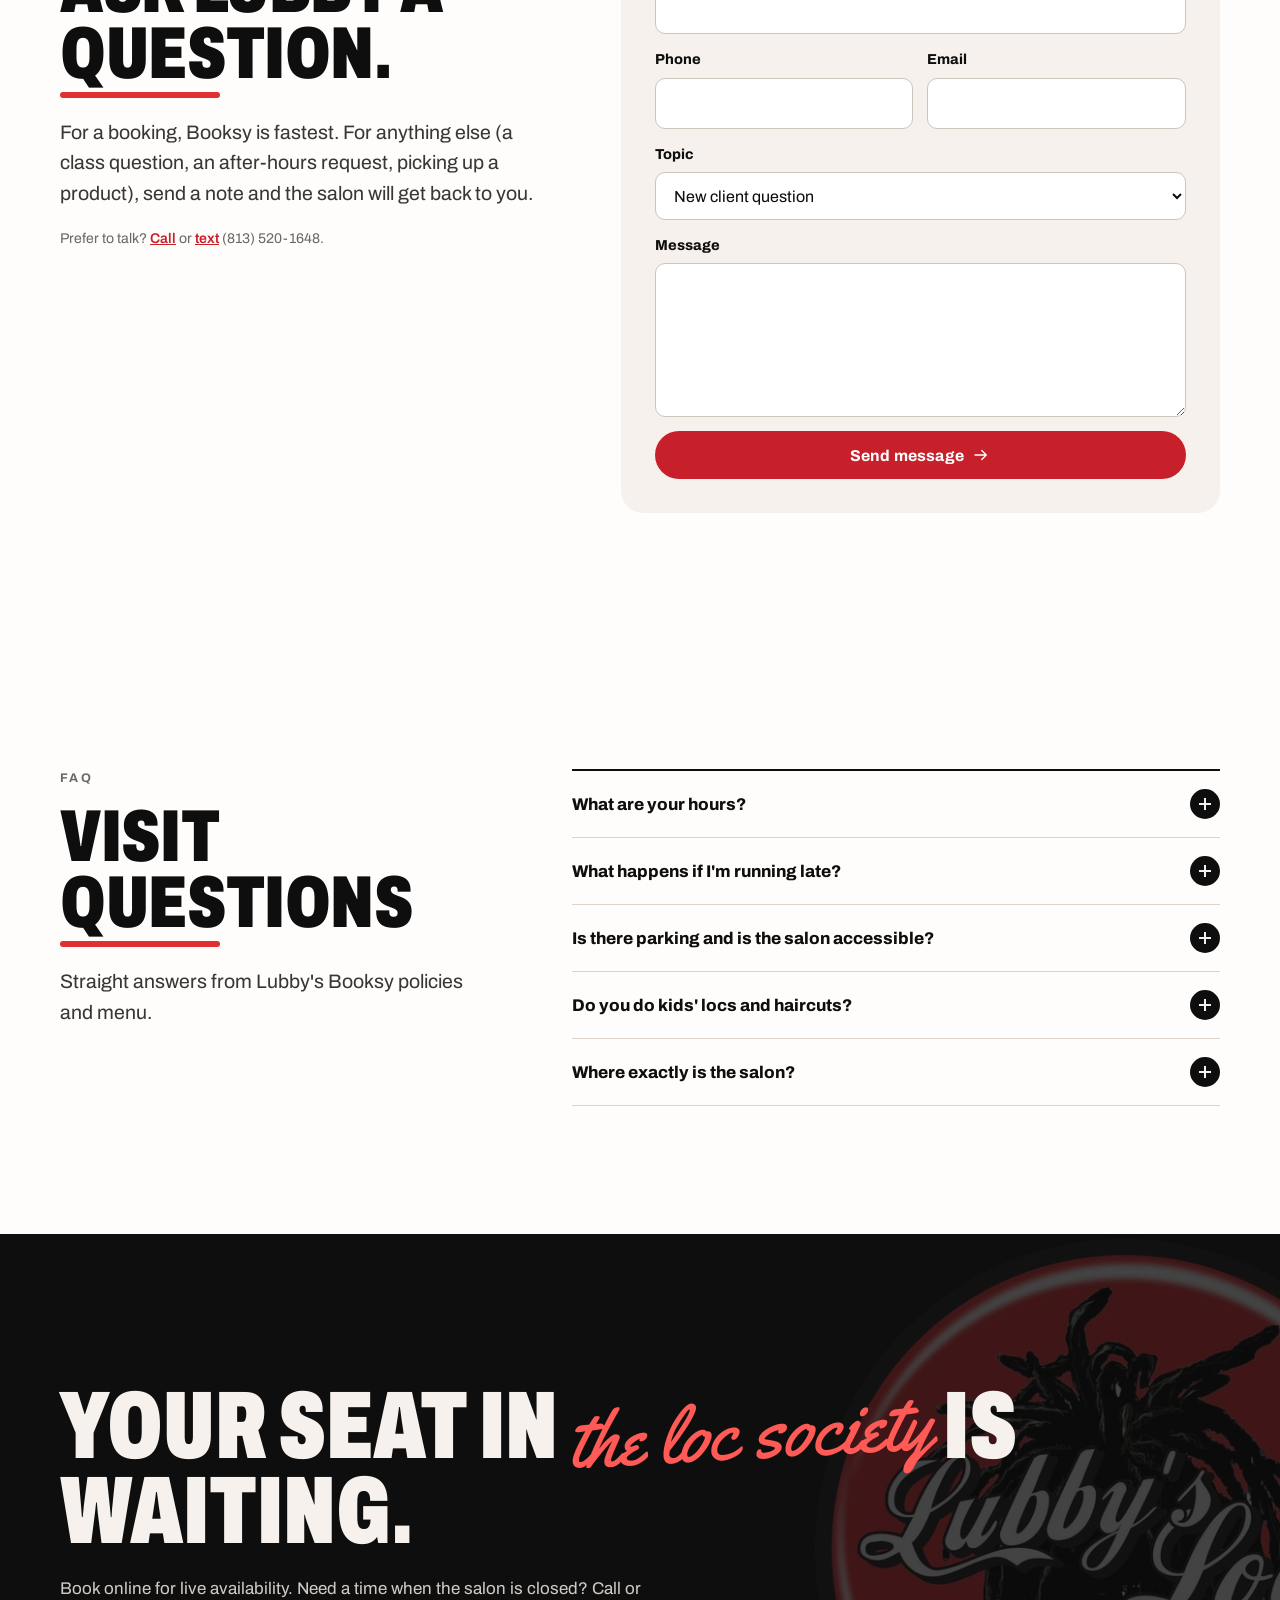
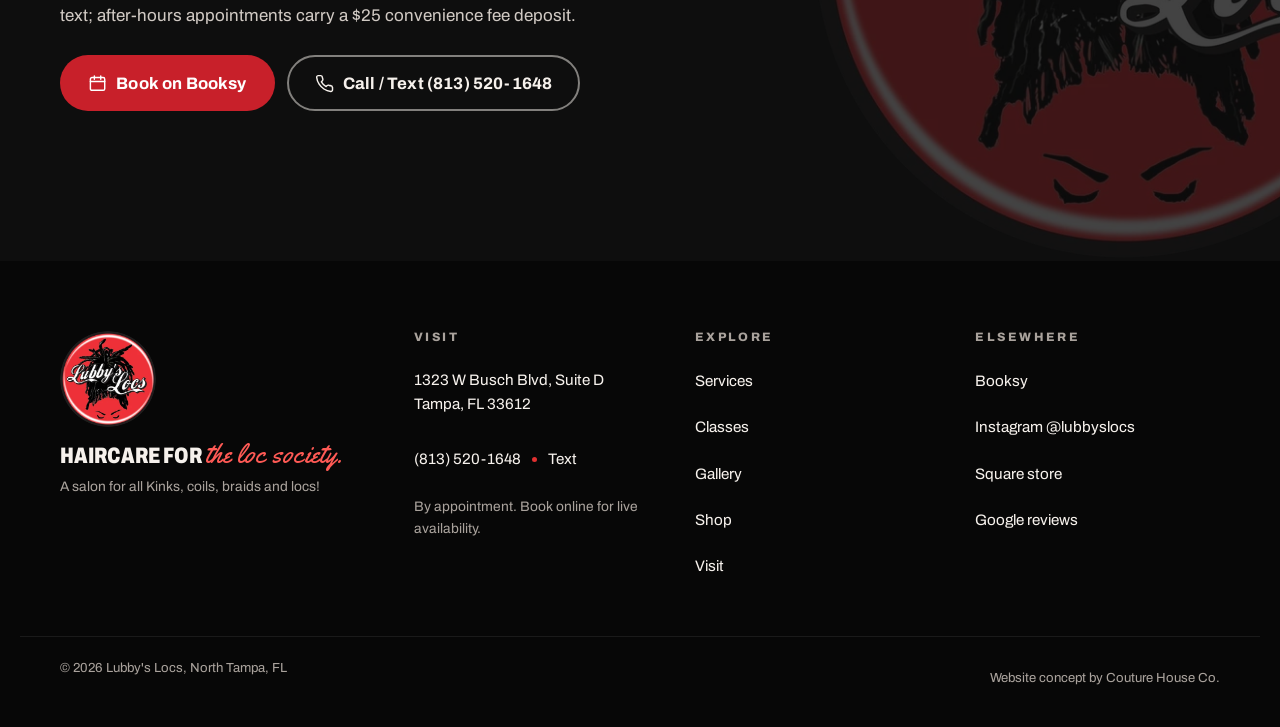
<file: visit.html>
<!doctype html>
<html lang="en" data-root="">
<head>
<meta charset="utf-8">
<meta name="viewport" content="width=device-width, initial-scale=1, viewport-fit=cover">
<title>Visit Lubby&#x27;s Locs | 1323 W Busch Blvd, Tampa, FL</title>
<meta name="description" content="Find Lubby&#x27;s Locs at 1323 W Busch Blvd, Suite D, Tampa. Book on Booksy, call or text (813) 520-1648. Deposit, late and after-hours policies.">
<link rel="canonical" href="https://lubbys-locs-tampa.netlify.app/visit.html">
<meta name="theme-color" content="#0E0E0E">
<meta name="format-detection" content="telephone=no">
<meta name="robots" content="index, follow, max-image-preview:large">
<meta property="og:type" content="website">
<meta property="og:site_name" content="Lubby's Locs">
<meta property="og:title" content="Visit Lubby&#x27;s Locs | 1323 W Busch Blvd, Tampa, FL">
<meta property="og:description" content="Find Lubby&#x27;s Locs at 1323 W Busch Blvd, Suite D, Tampa. Book on Booksy, call or text (813) 520-1648. Deposit, late and after-hours policies.">
<meta property="og:url" content="https://lubbys-locs-tampa.netlify.app/visit.html">
<meta property="og:image" content="https://lubbys-locs-tampa.netlify.app/assets/img/share-2.jpg">
<meta property="og:image:width" content="1200">
<meta property="og:image:height" content="630">
<meta property="og:image:type" content="image/jpeg">
<meta property="og:image:alt" content="Lubby's Locs, North Tampa loc salon: Welcome to the loc society. 4.9 Google, 5.0 Booksy, 486 reviews, plus Lubby's hair care shop.">
<meta property="og:locale" content="en_US">
<meta name="twitter:card" content="summary_large_image">
<meta name="twitter:title" content="Visit Lubby&#x27;s Locs | 1323 W Busch Blvd, Tampa, FL">
<meta name="twitter:description" content="Find Lubby&#x27;s Locs at 1323 W Busch Blvd, Suite D, Tampa. Book on Booksy, call or text (813) 520-1648. Deposit, late and after-hours policies.">
<meta name="twitter:image:alt" content="Lubby's Locs, North Tampa loc salon: Welcome to the loc society. 4.9 Google, 5.0 Booksy, 486 reviews, plus Lubby's hair care shop.">
<meta name="twitter:image" content="https://lubbys-locs-tampa.netlify.app/assets/img/share-2.jpg">
<link rel="icon" href="assets/img/favicon.svg" type="image/svg+xml">
<link rel="icon" href="assets/img/favicon-32.png" sizes="32x32" type="image/png">
<link rel="apple-touch-icon" href="assets/img/apple-touch-icon.png">
<link rel="manifest" href="site.webmanifest">
<link rel="preload" href="assets/fonts/archivo-latin-wdth-normal.woff2" as="font" type="font/woff2" crossorigin>
<link rel="stylesheet" href="assets/css/fonts.css?v=20261012a">
<link rel="stylesheet" href="assets/css/site.css?v=20261012a">
<script src="assets/js/js-flag.js"></script>
<script src="assets/js/site.js?v=20261012a" defer></script>
<script type="application/ld+json">{"@context": "https://schema.org", "@type": "HairSalon", "@id": "https://lubbys-locs-tampa.netlify.app/#salon", "name": "Lubby's Locs", "alternateName": "Lubbys Locs", "url": "https://lubbys-locs-tampa.netlify.app/", "logo": "https://lubbys-locs-tampa.netlify.app/assets/img/logo-disc-640.png", "image": ["https://lubbys-locs-tampa.netlify.app/assets/img/share-2.jpg", "https://lubbys-locs-tampa.netlify.app/assets/img/hero-sculpted-updo.webp"], "description": "Loc salon in North Tampa for starter locs, instant locs, retwists, loc repair, styling, kids and barber services, plus one-on-one loc classes. Haircare for the loc society.", "slogan": "A salon for all Kinks, coils, braids and locs!", "telephone": "+1-813-520-1648", "address": {"@type": "PostalAddress", "streetAddress": "1323 W Busch Blvd, Suite D", "addressLocality": "Tampa", "addressRegion": "FL", "postalCode": "33612", "addressCountry": "US"}, "areaServed": [{"@type": "City", "name": "Tampa"}, {"@type": "AdministrativeArea", "name": "North Tampa"}], "priceRange": "$7 - $1,000+", "paymentAccepted": "Credit cards", "currenciesAccepted": "USD", "hasMap": "https://www.google.com/maps/search/?api=1&query=Lubby%27s+Locs+1323+W+Busch+Blvd+Suite+D+Tampa+FL+33612&query_place_id=ChIJw-md-NTHwogRBot3dB6f8Qw", "sameAs": ["https://www.instagram.com/lubbyslocs", "https://booksy.com/en-us/650812_lubbys-locs_braids-locs_15761_tampa", "https://lubbys-locs.square.site/"], "potentialAction": {"@type": "ReserveAction", "target": "https://booksy.com/en-us/650812_lubbys-locs_braids-locs_15761_tampa", "name": "Book on Booksy"}, "amenityFeature": [{"@type": "LocationFeatureSpecification", "name": "Parking", "value": true}, {"@type": "LocationFeatureSpecification", "name": "Wheelchair accessible", "value": true}, {"@type": "LocationFeatureSpecification", "name": "Child-friendly", "value": true}, {"@type": "LocationFeatureSpecification", "name": "Wi-Fi", "value": true}, {"@type": "LocationFeatureSpecification", "name": "Loyalty program", "value": true}]}</script>
<script type="application/ld+json">{"@context": "https://schema.org", "@type": "BreadcrumbList", "itemListElement": [{"@type": "ListItem", "position": 1, "name": "Home", "item": "https://lubbys-locs-tampa.netlify.app/"}, {"@type": "ListItem", "position": 2, "name": "Visit", "item": "https://lubbys-locs-tampa.netlify.app/visit.html"}]}</script>
<script type="application/ld+json">{"@context": "https://schema.org", "@type": "FAQPage", "mainEntity": [{"@type": "Question", "name": "What are your hours?", "acceptedAnswer": {"@type": "Answer", "text": "The most accurate way to see open times is live availability on Booksy. For an appointment during closed hours, call or text; there is a $25 non-refundable convenience fee deposit for after-hours appointments."}}, {"@type": "Question", "name": "What happens if I'm running late?", "acceptedAnswer": {"@type": "Answer", "text": "If you are 15 minutes or more late without texting or calling, you may be asked to reschedule and forfeit your deposit. A quick text helps."}}, {"@type": "Question", "name": "Is there parking and is the salon accessible?", "acceptedAnswer": {"@type": "Answer", "text": "Booksy lists parking, wheelchair access, Wi-Fi, a child-friendly space, credit card payments and a loyalty program at 1323 W Busch Blvd, Suite D."}}, {"@type": "Question", "name": "Do you do kids' locs and haircuts?", "acceptedAnswer": {"@type": "Answer", "text": "Yes. Kids wash and retwist starts at $65, kids interlocking is $90, and the barber menu includes kid cuts from $15, teen cuts at $20 and men's cuts from $25."}}, {"@type": "Question", "name": "Where exactly is the salon?", "acceptedAnswer": {"@type": "Answer", "text": "Lubby's Locs is at 1323 W Busch Blvd, Suite D, Tampa, FL 33612, in North Tampa. Tap the address for directions in Google Maps."}}]}</script>
</head>
<body>
<svg class="sprite" xmlns="http://www.w3.org/2000/svg" aria-hidden="true" focusable="false"><defs><symbol id="i-phone" viewBox="0 0 24 24" fill="none" stroke="currentColor" stroke-width="1.8" stroke-linecap="round" stroke-linejoin="round"><path d="M22 16.9v3a2 2 0 0 1-2.2 2 19.8 19.8 0 0 1-8.6-3.1 19.5 19.5 0 0 1-6-6A19.8 19.8 0 0 1 2.1 4.2 2 2 0 0 1 4.1 2h3a2 2 0 0 1 2 1.7c.1.9.4 1.8.7 2.7a2 2 0 0 1-.5 2.1L8 9.8a16 16 0 0 0 6 6l1.3-1.3a2 2 0 0 1 2.1-.4c.9.3 1.8.6 2.7.7a2 2 0 0 1 1.7 2z"/></symbol><symbol id="i-chat" viewBox="0 0 24 24" fill="none" stroke="currentColor" stroke-width="1.8" stroke-linecap="round" stroke-linejoin="round"><path d="M21 12a8 8 0 0 1-11.6 7.1L4 20.5l1.4-4.9A8 8 0 1 1 21 12z"/></symbol><symbol id="i-cal" viewBox="0 0 24 24" fill="none" stroke="currentColor" stroke-width="1.8" stroke-linecap="round" stroke-linejoin="round"><rect x="3" y="4.5" width="18" height="16" rx="2"/><path d="M3 9.5h18M8 2.5v4M16 2.5v4"/></symbol><symbol id="i-bag" viewBox="0 0 24 24" fill="none" stroke="currentColor" stroke-width="1.8" stroke-linecap="round" stroke-linejoin="round"><path d="M5 8h14l-1.2 12.1a2 2 0 0 1-2 1.9H8.2a2 2 0 0 1-2-1.9z"/><path d="M9 10V6.5a3 3 0 0 1 6 0V10"/></symbol><symbol id="i-star" viewBox="0 0 24 24" fill="none" stroke="currentColor" stroke-width="1.8" stroke-linecap="round" stroke-linejoin="round"><path d="M12 2.8l2.8 5.9 6.4.8-4.7 4.4 1.2 6.4L12 17.1l-5.7 3.2 1.2-6.4-4.7-4.4 6.4-.8z" fill="currentColor" stroke="none"/></symbol><symbol id="i-pin" viewBox="0 0 24 24" fill="none" stroke="currentColor" stroke-width="1.8" stroke-linecap="round" stroke-linejoin="round"><path d="M12 21.5s-7-6.1-7-11.5a7 7 0 0 1 14 0c0 5.4-7 11.5-7 11.5z"/><circle cx="12" cy="10" r="2.6"/></symbol><symbol id="i-close" viewBox="0 0 24 24" fill="none" stroke="currentColor" stroke-width="1.8" stroke-linecap="round" stroke-linejoin="round"><path d="M5 5l14 14M19 5L5 19"/></symbol><symbol id="i-plus" viewBox="0 0 24 24" fill="none" stroke="currentColor" stroke-width="1.8" stroke-linecap="round" stroke-linejoin="round"><path d="M12 5v14M5 12h14"/></symbol><symbol id="i-minus" viewBox="0 0 24 24" fill="none" stroke="currentColor" stroke-width="1.8" stroke-linecap="round" stroke-linejoin="round"><path d="M5 12h14"/></symbol><symbol id="i-arrow" viewBox="0 0 24 24" fill="none" stroke="currentColor" stroke-width="1.8" stroke-linecap="round" stroke-linejoin="round"><path d="M4 12h15M13 6l6 6-6 6"/></symbol><symbol id="i-out" viewBox="0 0 24 24" fill="none" stroke="currentColor" stroke-width="1.8" stroke-linecap="round" stroke-linejoin="round"><path d="M14 4h6v6M20 4l-9 9"/><path d="M18 14v5a1 1 0 0 1-1 1H5a1 1 0 0 1-1-1V7a1 1 0 0 1 1-1h5"/></symbol><symbol id="i-check" viewBox="0 0 24 24" fill="none" stroke="currentColor" stroke-width="1.8" stroke-linecap="round" stroke-linejoin="round"><path d="M4.5 12.5l5 5 10-11"/></symbol><symbol id="i-clock" viewBox="0 0 24 24" fill="none" stroke="currentColor" stroke-width="1.8" stroke-linecap="round" stroke-linejoin="round"><circle cx="12" cy="12" r="9"/><path d="M12 7v5.5l3.5 2"/></symbol><symbol id="i-card" viewBox="0 0 24 24" fill="none" stroke="currentColor" stroke-width="1.8" stroke-linecap="round" stroke-linejoin="round"><rect x="2.5" y="5" width="19" height="14" rx="2"/><path d="M2.5 10h19M6 15h4"/></symbol><symbol id="i-car" viewBox="0 0 24 24" fill="none" stroke="currentColor" stroke-width="1.8" stroke-linecap="round" stroke-linejoin="round"><path d="M5 16.5V12l2-5h10l2 5v4.5"/><path d="M3.5 16.5h17v2.5h-17z"/><circle cx="7.5" cy="13.5" r=".6"/><circle cx="16.5" cy="13.5" r=".6"/></symbol><symbol id="i-access" viewBox="0 0 24 24" fill="none" stroke="currentColor" stroke-width="1.8" stroke-linecap="round" stroke-linejoin="round"><circle cx="12" cy="4.5" r="1.8"/><path d="M6 8.5l6 1.2 6-1.2M12 9.7V14l-3.5 6.5M12 14l3.5 6.5"/></symbol><symbol id="i-wifi" viewBox="0 0 24 24" fill="none" stroke="currentColor" stroke-width="1.8" stroke-linecap="round" stroke-linejoin="round"><path d="M2.5 9a14 14 0 0 1 19 0M5.5 12.5a9.5 9.5 0 0 1 13 0M8.6 16a5 5 0 0 1 6.8 0"/><circle cx="12" cy="19.3" r=".9" fill="currentColor"/></symbol><symbol id="i-kids" viewBox="0 0 24 24" fill="none" stroke="currentColor" stroke-width="1.8" stroke-linecap="round" stroke-linejoin="round"><circle cx="12" cy="7" r="3.2"/><path d="M5.5 21a6.5 6.5 0 0 1 13 0"/><path d="M10.5 6.4h.01M13.5 6.4h.01"/></symbol><symbol id="i-scissors" viewBox="0 0 24 24" fill="none" stroke="currentColor" stroke-width="1.8" stroke-linecap="round" stroke-linejoin="round"><circle cx="6" cy="6" r="3"/><circle cx="6" cy="18" r="3"/><path d="M20 4L8.1 15.9M14.5 14.5L20 20M8.1 8.1L12 12"/></symbol><symbol id="i-loyal" viewBox="0 0 24 24" fill="none" stroke="currentColor" stroke-width="1.8" stroke-linecap="round" stroke-linejoin="round"><path d="M12 21s-8-4.8-8-11a4.5 4.5 0 0 1 8-2.8A4.5 4.5 0 0 1 20 10c0 6.2-8 11-8 11z"/></symbol><symbol id="i-insta" viewBox="0 0 24 24" fill="none" stroke="currentColor" stroke-width="1.8" stroke-linecap="round" stroke-linejoin="round"><rect x="3" y="3" width="18" height="18" rx="5"/><circle cx="12" cy="12" r="4"/><circle cx="17.5" cy="6.5" r=".8" fill="currentColor"/></symbol><symbol id="i-cap" viewBox="0 0 24 24" fill="none" stroke="currentColor" stroke-width="1.8" stroke-linecap="round" stroke-linejoin="round"><path d="M2 9l10-5 10 5-10 5z"/><path d="M6 11v5c0 1.5 3 3 6 3s6-1.5 6-3v-5"/><path d="M22 9v6"/></symbol><symbol id="i-drop" viewBox="0 0 24 24" fill="none" stroke="currentColor" stroke-width="1.8" stroke-linecap="round" stroke-linejoin="round"><path d="M12 2.8s6.5 7 6.5 11.7a6.5 6.5 0 0 1-13 0C5.5 9.8 12 2.8 12 2.8z"/></symbol><symbol id="i-menu" viewBox="0 0 24 24" fill="none" stroke="currentColor" stroke-width="1.8" stroke-linecap="round" stroke-linejoin="round"><path d="M3 7h18M3 12h18M3 17h18"/></symbol></defs></svg>
<a class="skip" href="#main">Skip to content</a>
<header class="hdr" id="top">
  <div class="wrap hdr__in">
    <a class="brand" href="index.html" aria-label="Lubby's Locs, home">
      <img src="assets/img/logo-disc-320.webp" width="320" height="320" alt="" class="brand__disc">
      <span class="brand__word">Lubby's Locs</span>
    </a>
    <nav class="nav" aria-label="Main"><ul><li><a href="services.html">Services</a></li><li><a href="classes.html">Classes</a></li><li><a href="gallery.html">Gallery</a></li><li><a href="shop.html">Shop</a></li><li><a href="visit.html" aria-current="page">Visit</a></li></ul></nav>
    <div class="hdr__act">
      <button class="bagbtn needs-js" type="button" data-bag-open aria-label="Open your bag, 0 items" aria-controls="bag" aria-expanded="false"><svg class="i" aria-hidden="true" focusable="false"><use href="#i-bag"/></svg><span class="bagbtn__n" data-bag-count></span></button>
      <a class="btn btn--red btn--sm hdr__book" href="https://booksy.com/en-us/650812_lubbys-locs_braids-locs_15761_tampa" rel="noopener">Book on Booksy</a>
      <button class="menubtn" type="button" aria-expanded="false" aria-controls="mnav" aria-label="Open menu"><svg class="i" aria-hidden="true" focusable="false"><use href="#i-menu"/></svg></button>
    </div>
  </div>
</header>
<div class="mnav" id="mnav" role="dialog" aria-modal="true" aria-label="Site menu" hidden>
  <div class="mnav__top wrap">
    <img src="assets/img/logo-disc-320.webp" width="320" height="320" alt="" class="brand__disc">
    <button class="mnav__x" type="button" data-mnav-close aria-label="Close menu"><svg class="i" aria-hidden="true" focusable="false"><use href="#i-close"/></svg></button>
  </div>
  <nav class="wrap" aria-label="Mobile"><ul class="mnav__list"><li><a href="index.html"><span>Home</span><svg class="i" aria-hidden="true" focusable="false"><use href="#i-arrow"/></svg></a></li><li><a href="services.html"><span>Services</span><svg class="i" aria-hidden="true" focusable="false"><use href="#i-arrow"/></svg></a></li><li><a href="classes.html"><span>Classes</span><svg class="i" aria-hidden="true" focusable="false"><use href="#i-arrow"/></svg></a></li><li><a href="gallery.html"><span>Gallery</span><svg class="i" aria-hidden="true" focusable="false"><use href="#i-arrow"/></svg></a></li><li><a href="shop.html"><span>Shop</span><svg class="i" aria-hidden="true" focusable="false"><use href="#i-arrow"/></svg></a></li><li><a href="visit.html" aria-current="page"><span>Visit</span><svg class="i" aria-hidden="true" focusable="false"><use href="#i-arrow"/></svg></a></li></ul></nav>
  <div class="wrap mnav__cta">
    <a class="btn btn--red" href="https://booksy.com/en-us/650812_lubbys-locs_braids-locs_15761_tampa" rel="noopener"><svg class="i" aria-hidden="true" focusable="false"><use href="#i-cal"/></svg>Book on Booksy</a>
    <a class="btn btn--line" href="tel:+18135201648"><svg class="i" aria-hidden="true" focusable="false"><use href="#i-phone"/></svg>Call (813) 520-1648</a>
    <a class="btn btn--line" href="sms:+18135201648"><svg class="i" aria-hidden="true" focusable="false"><use href="#i-chat"/></svg>Text us</a>
  </div>
</div>
<main id="main">

<section class="phero" aria-labelledby="ph-h">
  <div class="wrap phero__in">
    <p class="kicker kicker--light"><svg class="i" aria-hidden="true" focusable="false"><use href="#i-pin"/></svg>North Tampa</p>
    <h1 class="phero__h" id="ph-h">Visit <span class="script">the shop</span></h1>
    <p class="lede lede--light">Suite D at 1323 W Busch Blvd. By appointment, with live availability on Booksy.</p>
  </div>
</section>
<section class="sec visit" aria-label="Location and contact">
  <div class="wrap visit__grid">
    <div class="mapcard">
      <svg class="mapcard__art" viewBox="0 0 400 300" aria-hidden="true" focusable="false">
        <rect width="400" height="300" fill="#1B1B1B"/>
        <g stroke="#2E2E2E" stroke-width="10" fill="none"><path d="M-10 70 L410 90"/><path d="M60 -10 L80 310"/><path d="M300 -10 L280 310"/><path d="M-10 230 L410 250"/></g>
        <path d="M-10 160 L410 150" stroke="#3A3A3A" stroke-width="22"/>
        <text x="20" y="140" fill="#8C8580" font-family="Archivo, sans-serif" font-size="13" letter-spacing="3">W BUSCH BLVD</text>
        <circle cx="205" cy="152" r="30" fill="#E03030" opacity=".18"/><circle cx="205" cy="152" r="12" fill="#E03030"/><circle cx="205" cy="152" r="4" fill="#F6F1EC"/>
      </svg>
      <div class="mapcard__body">
        <h2 class="mapcard__h">Lubby&rsquo;s Locs</h2>
        <address>1323 W Busch Blvd, Suite D<br>Tampa, FL 33612</address>
        <div class="row-b"><a class="btn btn--red" href="https://www.google.com/maps/search/?api=1&query=Lubby%27s+Locs+1323+W+Busch+Blvd+Suite+D+Tampa+FL+33612&query_place_id=ChIJw-md-NTHwogRBot3dB6f8Qw" rel="noopener"><svg class="i" aria-hidden="true" focusable="false"><use href="#i-pin"/></svg>Get directions</a><a class="btn btn--line" href="tel:+18135201648"><svg class="i" aria-hidden="true" focusable="false"><use href="#i-phone"/></svg>(813) 520-1648</a></div>
      </div>
    </div>
    <div class="visit__info">
      <div class="vblock">
        <h2 class="vblock__h"><svg class="i" aria-hidden="true" focusable="false"><use href="#i-clock"/></svg>Hours</h2>
        <p><b>Book online for live availability.</b> Booksy shows Lubby&rsquo;s current open times, so it is always the most accurate place to check.</p>
        <p><b>Call or text for after-hours appointments</b> ($25 convenience deposit, non-refundable).</p>
        <a class="btn btn--ink" href="https://booksy.com/en-us/650812_lubbys-locs_braids-locs_15761_tampa" rel="noopener"><svg class="i" aria-hidden="true" focusable="false"><use href="#i-cal"/></svg>See open times on Booksy</a>
      </div>
      <div class="vblock">
        <h2 class="vblock__h"><svg class="i" aria-hidden="true" focusable="false"><use href="#i-kids"/></svg>Kids &amp; barber</h2>
        <p>Bring the family: kids retwists and interlocking, kid and teen cuts, men&rsquo;s cuts, line-ups, beard shaping and eyebrows are all on the menu.</p>
        <a class="tlink" href="services.html#kids">Kids menu<svg class="i" aria-hidden="true" focusable="false"><use href="#i-arrow"/></svg></a> <a class="tlink" href="services.html#barber">Barber menu<svg class="i" aria-hidden="true" focusable="false"><use href="#i-arrow"/></svg></a>
      </div>
      <div class="vblock">
        <h2 class="vblock__h"><svg class="i" aria-hidden="true" focusable="false"><use href="#i-check"/></svg>At the salon</h2>
        <ul class="amen"><li><svg class="i" aria-hidden="true" focusable="false"><use href="#i-car"/></svg><span>Parking</span></li><li><svg class="i" aria-hidden="true" focusable="false"><use href="#i-access"/></svg><span>Wheelchair accessible</span></li><li><svg class="i" aria-hidden="true" focusable="false"><use href="#i-kids"/></svg><span>Child-friendly</span></li><li><svg class="i" aria-hidden="true" focusable="false"><use href="#i-wifi"/></svg><span>Wi-Fi</span></li><li><svg class="i" aria-hidden="true" focusable="false"><use href="#i-card"/></svg><span>Credit cards accepted</span></li><li><svg class="i" aria-hidden="true" focusable="false"><use href="#i-loyal"/></svg><span>Loyalty program</span></li></ul>
        <p class="fine">Amenities as listed on Booksy.</p>
      </div>
    </div>
  </div>
</section>
<section class="sec pol" aria-labelledby="pol-h">
  <div class="wrap">
    <p class="kicker kicker--red">Policies</p>
    <h2 class="wipe h2" id="pol-h">Before you come in.</h2>
    <ol class="pol__l">
      <li><span class="pol__n">$25</span><h3>Deposit</h3><p>&ldquo;Deposits are required!&rdquo; A $25 deposit is required at booking or the appointment is declined. It comes off your total at checkout and is non-refundable for cancellation, no-show or lateness.</p></li>
      <li><span class="pol__n">15</span><h3>Minutes late</h3><p>&ldquo;If you are 15 minutes or more late arriving to your appointment without texting or calling you may be asked to reschedule.&rdquo;</p></li>
      <li><span class="pol__n">$40</span><h3>Inconvenience fee</h3><p>Book every service you need. Extra services you did not book may be declined or charged $40 for about 30 minutes of extra time.</p></li>
      <li><span class="pol__n">$25</span><h3>Closed-hours fee</h3><p>&ldquo;You can always call/ text for appointments needed during closed hours there will be a convenience fee deposit of $25.&rdquo;</p></li>
    </ol>
    <p class="policy__sig script">Thank you, Lubby</p>
  </div>
</section>
<section class="sec vshop" aria-labelledby="vs-h">
  <div class="wrap vshop__grid">
    <div class="vshop__imgs"><img src="assets/img/shop/growth-oil.webp" srcset="assets/img/shop/growth-oil-480.webp 480w, assets/img/shop/growth-oil.webp 900w" sizes="(min-width: 1024px) 260px, 44vw" width="900" height="900" alt="Hand holding an amber bottle of Lubby&#x27;s Locs Growth Oil" loading="lazy" decoding="async"><img src="assets/img/shop/hair-bonnet-xl.webp" srcset="assets/img/shop/hair-bonnet-xl-480.webp 480w, assets/img/shop/hair-bonnet-xl.webp 900w" sizes="(min-width: 1024px) 260px, 44vw" width="900" height="900" alt="Model from behind wearing a long black satin XL bonnet over her locs" loading="lazy" decoding="async"></div>
    <div>
      <p class="kicker kicker--red">Shop</p>
      <h2 class="wipe h2" id="vs-h">Hair care from Lubby&rsquo;s Locs, shop online.</h2>
      <p class="lede">Hair Butter, Growth Oil, velvet and silk durags, bonnets and a loc stocking cap. Add them to your bag here and finish checkout on Lubby&rsquo;s secure Square store.</p>
      <a class="btn btn--red" href="shop.html"><svg class="i" aria-hidden="true" focusable="false"><use href="#i-bag"/></svg>Shop hair care</a>
    </div>
  </div>
</section>
<section class="sec contact" aria-labelledby="ct-h">
  <div class="wrap contact__grid">
    <div>
      <p class="kicker kicker--red">Message</p>
      <h2 class="wipe h2" id="ct-h">Ask Lubby a question.</h2>
      <p class="lede">For a booking, Booksy is fastest. For anything else (a class question, an after-hours request, picking up a product), send a note and the salon will get back to you.</p>
      <p class="fine">Prefer to talk? <a href="tel:+18135201648">Call</a> or <a href="sms:+18135201648">text</a> (813) 520-1648.</p>
    </div>
    <form class="form" name="contact" method="POST" action="visit.html?sent=1#ct-h" data-netlify="true" netlify-honeypot="company" data-form novalidate>
      <input type="hidden" name="form-name" value="contact">
      <p class="hp"><label>Company <input name="company" tabindex="-1" autocomplete="off"></label></p>
      <div class="field"><label for="f-name">Name</label><input id="f-name" name="name" autocomplete="name" required></div>
      <div class="field2">
        <div class="field"><label for="f-phone">Phone</label><input id="f-phone" name="phone" type="tel" autocomplete="tel" inputmode="tel"></div>
        <div class="field"><label for="f-email">Email</label><input id="f-email" name="email" type="email" autocomplete="email"></div>
      </div>
      <div class="field"><label for="f-topic">Topic</label><select id="f-topic" name="topic"><option>New client question</option><option>Loc class</option><option>After-hours appointment</option><option>Shop order or pickup</option><option>Something else</option></select></div>
      <div class="field"><label for="f-msg">Message</label><textarea id="f-msg" name="message" rows="5" required></textarea></div>
      <p class="form__err" data-form-err hidden>Please add your name, a phone number or email, and a message.</p>
      <button class="btn btn--red btn--block" type="submit">Send message<svg class="i" aria-hidden="true" focusable="false"><use href="#i-arrow"/></svg></button>
      <div class="form__ok" data-form-ok hidden tabindex="-1"><p class="form__okt"><svg class="i" aria-hidden="true" focusable="false"><use href="#i-check"/></svg>Thank you. Your message is on its way.</p><p>For the fastest booking, use <a href="https://booksy.com/en-us/650812_lubbys-locs_braids-locs_15761_tampa" rel="noopener">Booksy</a>.</p></div>
    </form>
  </div>
</section>
<section class="sec faq" id="faq" aria-labelledby="faq-h">
  <div class="wrap faq__grid">
    <div><p class="kicker">FAQ</p><h2 class="wipe h2" id="faq-h">Visit questions</h2><p class="lede">Straight answers from Lubby's Booksy policies and menu.</p></div>
    <div class="faq__list"><details class="faq__item"><summary><span>What are your hours?</span><span class="faq__pm" aria-hidden="true"></span></summary><p>The most accurate way to see open times is live availability on Booksy. For an appointment during closed hours, call or text; there is a $25 non-refundable convenience fee deposit for after-hours appointments.</p></details><details class="faq__item"><summary><span>What happens if I&#x27;m running late?</span><span class="faq__pm" aria-hidden="true"></span></summary><p>If you are 15 minutes or more late without texting or calling, you may be asked to reschedule and forfeit your deposit. A quick text helps.</p></details><details class="faq__item"><summary><span>Is there parking and is the salon accessible?</span><span class="faq__pm" aria-hidden="true"></span></summary><p>Booksy lists parking, wheelchair access, Wi-Fi, a child-friendly space, credit card payments and a loyalty program at 1323 W Busch Blvd, Suite D.</p></details><details class="faq__item"><summary><span>Do you do kids&#x27; locs and haircuts?</span><span class="faq__pm" aria-hidden="true"></span></summary><p>Yes. Kids wash and retwist starts at $65, kids interlocking is $90, and the barber menu includes kid cuts from $15, teen cuts at $20 and men&#x27;s cuts from $25.</p></details><details class="faq__item"><summary><span>Where exactly is the salon?</span><span class="faq__pm" aria-hidden="true"></span></summary><p>Lubby&#x27;s Locs is at 1323 W Busch Blvd, Suite D, Tampa, FL 33612, in North Tampa. Tap the address for directions in Google Maps.</p></details></div>
  </div>
</section>
<section class="cta" aria-labelledby="cta-h">
  <div class="cta__disc" aria-hidden="true"><img src="assets/img/logo-disc-640.webp" width="640" height="640" alt="" loading="lazy" data-spin></div>
  <div class="wrap cta__in">
    <h2 class="cta__h" id="cta-h">Your seat in <span class="script">the loc society</span> is waiting.</h2>
    <p class="cta__p">Book online for live availability. Need a time when the salon is closed? Call or text; after-hours appointments carry a $25 convenience fee deposit.</p>
    <div class="cta__b">
      <a class="btn btn--red btn--lg" href="https://booksy.com/en-us/650812_lubbys-locs_braids-locs_15761_tampa" rel="noopener"><svg class="i" aria-hidden="true" focusable="false"><use href="#i-cal"/></svg>Book on Booksy</a>
      <a class="btn btn--line btn--lg" href="tel:+18135201648"><svg class="i" aria-hidden="true" focusable="false"><use href="#i-phone"/></svg>Call / Text (813) 520-1648</a>
    </div>
  </div>
</section>
</main>
<footer class="ftr">
  <div class="wrap ftr__grid">
    <div class="ftr__brand">
      <img src="assets/img/logo-disc-320.webp" width="320" height="320" alt="Lubby's Locs logo" loading="lazy" class="ftr__disc">
      <p class="ftr__tag">Haircare for <span class="script">the loc society.</span></p>
      <p class="ftr__small">A salon for all Kinks, coils, braids and locs!</p>
    </div>
    <div>
      <h2 class="ftr__h">Visit</h2>
      <address><a href="https://www.google.com/maps/search/?api=1&query=Lubby%27s+Locs+1323+W+Busch+Blvd+Suite+D+Tampa+FL+33612&query_place_id=ChIJw-md-NTHwogRBot3dB6f8Qw" rel="noopener">1323 W Busch Blvd, Suite D<br>Tampa, FL 33612</a></address>
      <p><a href="tel:+18135201648">(813) 520-1648</a> <span class="dot" aria-hidden="true"></span> <a href="sms:+18135201648">Text</a></p>
      <p class="ftr__small">By appointment. Book online for live availability.</p>
    </div>
    <div>
      <h2 class="ftr__h">Explore</h2>
      <ul class="ftr__links"><li><a href="services.html">Services</a></li><li><a href="classes.html">Classes</a></li><li><a href="gallery.html">Gallery</a></li><li><a href="shop.html">Shop</a></li><li><a href="visit.html">Visit</a></li></ul>
    </div>
    <div>
      <h2 class="ftr__h">Elsewhere</h2>
      <ul class="ftr__links">
        <li><a href="https://booksy.com/en-us/650812_lubbys-locs_braids-locs_15761_tampa" rel="noopener">Booksy</a></li>
        <li><a href="https://www.instagram.com/lubbyslocs" rel="noopener">Instagram @lubbyslocs</a></li>
        <li><a href="https://lubbys-locs.square.site/s/shop" rel="noopener">Square store</a></li>
        <li><a href="https://search.google.com/local/reviews?placeid=ChIJw-md-NTHwogRBot3dB6f8Qw" rel="noopener">Google reviews</a></li>
      </ul>
    </div>
  </div>
  <div class="wrap ftr__base">
    <p>&copy; 2026 Lubby's Locs, North Tampa, FL</p>
    <p><a href="https://couturehouse.co" rel="noopener">Website concept by Couture House Co.</a></p>
  </div>
</footer>
<div class="mbar" aria-label="Quick actions">
  <a class="mbar__book" href="https://booksy.com/en-us/650812_lubbys-locs_braids-locs_15761_tampa" rel="noopener"><svg class="i" aria-hidden="true" focusable="false"><use href="#i-cal"/></svg>Book on Booksy</a>
  <a class="mbar__call" href="tel:+18135201648"><svg class="i" aria-hidden="true" focusable="false"><use href="#i-phone"/></svg>Call / Text</a>
</div>
<div class="scrim" data-bag-close hidden></div>
<aside class="bag" id="bag" role="dialog" aria-modal="true" aria-labelledby="bag-title" hidden>
  <div class="bag__head">
    <h2 id="bag-title" class="bag__title">Your bag</h2>
    <button class="bag__x" type="button" data-bag-close aria-label="Close bag"><svg class="i" aria-hidden="true" focusable="false"><use href="#i-close"/></svg></button>
  </div>
  <div class="bag__view" data-view="list">
    <ul class="bag__lines" data-bag-lines></ul>
    <div class="bag__empty" data-bag-empty>
      <p class="bag__emptyt">Your bag is empty.</p>
      <p>Take the care home: butter, oil, bonnets, durags and caps.</p>
      <a class="btn btn--red" href="shop.html">Shop hair care</a>
    </div>
  </div>
  <div class="bag__view" data-view="checkout" hidden>
    <p class="bag__lead">Finish checkout on our secure Square store.</p>
    <p class="bag__sub">Lubby's Locs inventory and payments live on Square. Open each item below, set the quantity and add it to your Square cart, then check out there.</p>
    <ol class="bag__co" data-bag-co></ol>
    <p class="bag__note"><svg class="i" aria-hidden="true" focusable="false"><use href="#i-pin"/></svg><span>Rather pick up at the salon? Ask when you book or at your next appointment, or text <a href="sms:+18135201648">(813) 520-1648</a> to confirm.</span></p>
    <button class="btn btn--line btn--block" type="button" data-bag-back><svg class="i flip" aria-hidden="true" focusable="false"><use href="#i-arrow"/></svg>Back to bag</button>
  </div>
  <div class="bag__foot" data-bag-foot>
    <div class="bag__sum"><span>Subtotal</span><strong data-bag-subtotal>$0.00</strong></div>
    <p class="bag__fine">Taxes and any shipping or pickup options are shown on Square. We never collect payment details on this site.</p>
    <button class="btn btn--red btn--block" type="button" data-bag-checkout>Checkout<svg class="i" aria-hidden="true" focusable="false"><use href="#i-arrow"/></svg></button>
  </div>
</aside>
<div class="toast" role="status" aria-live="polite" data-toast></div>
</body>
</html>
</file>
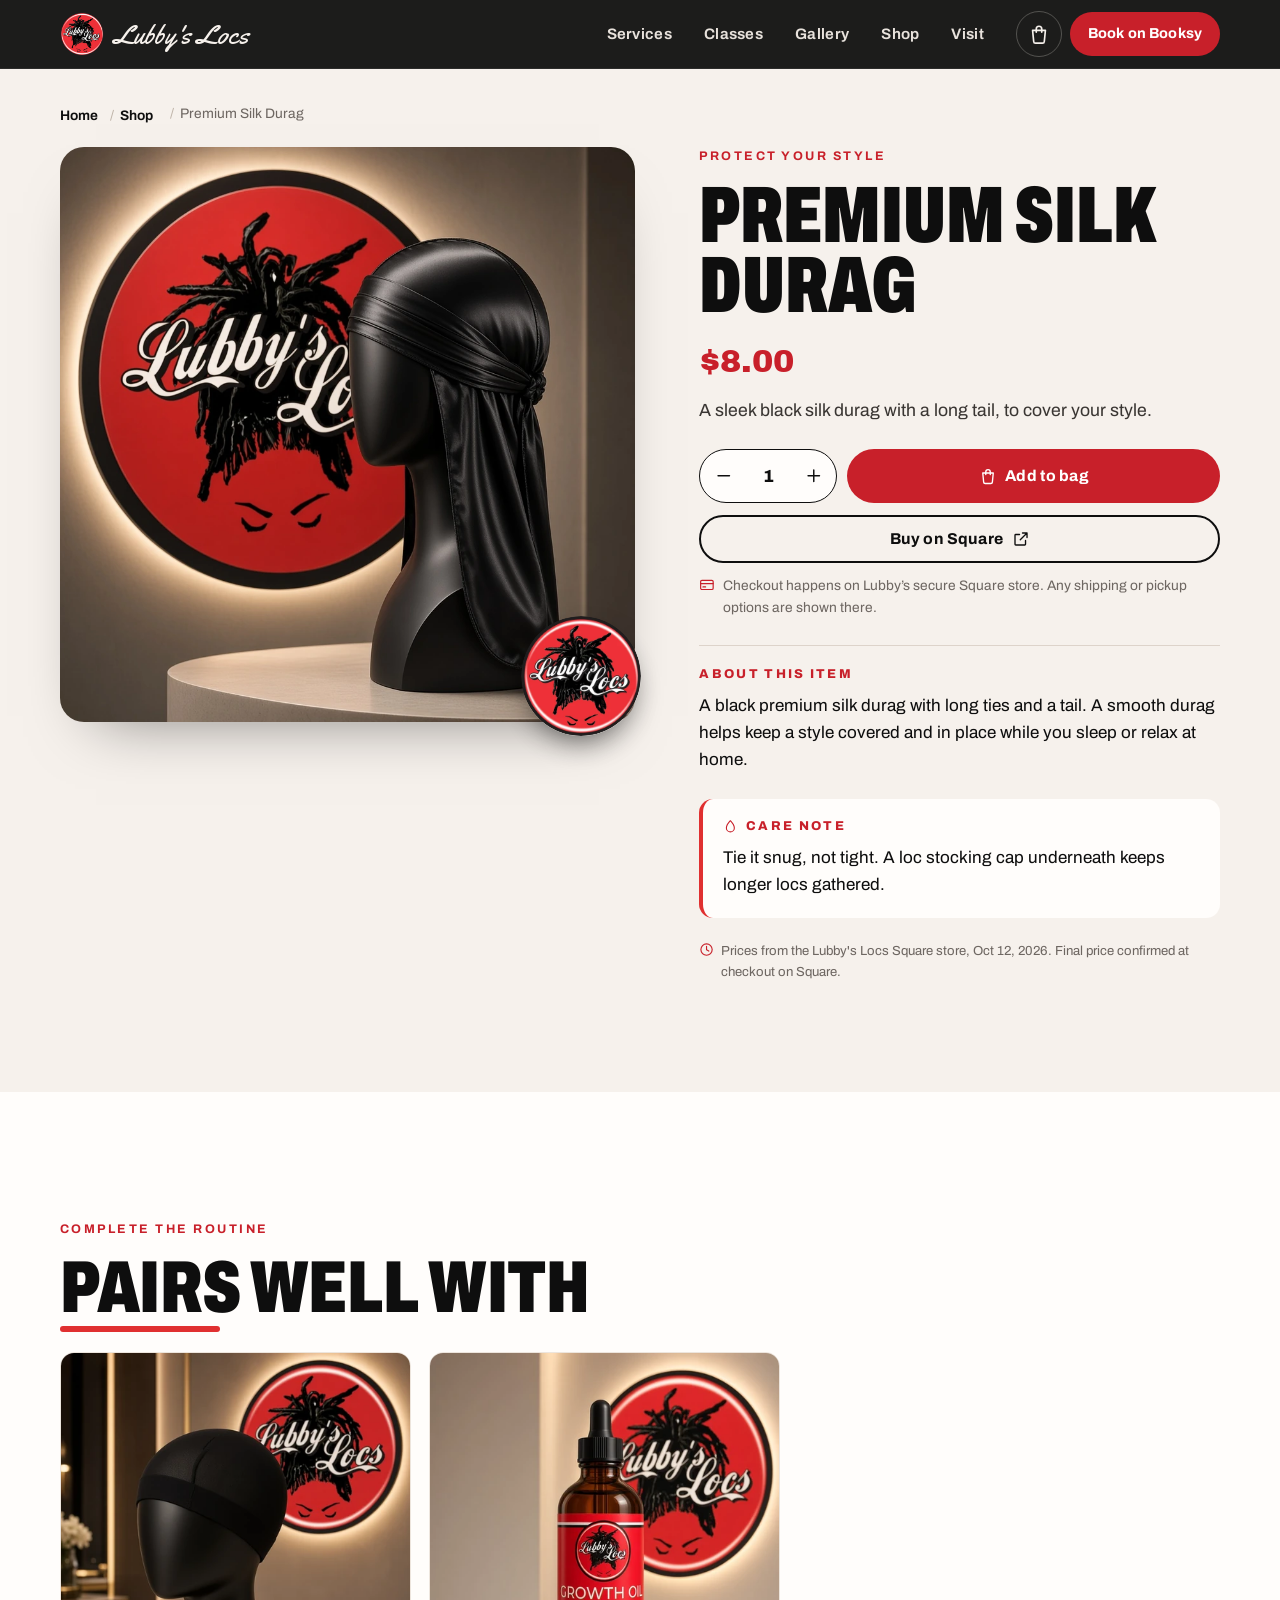
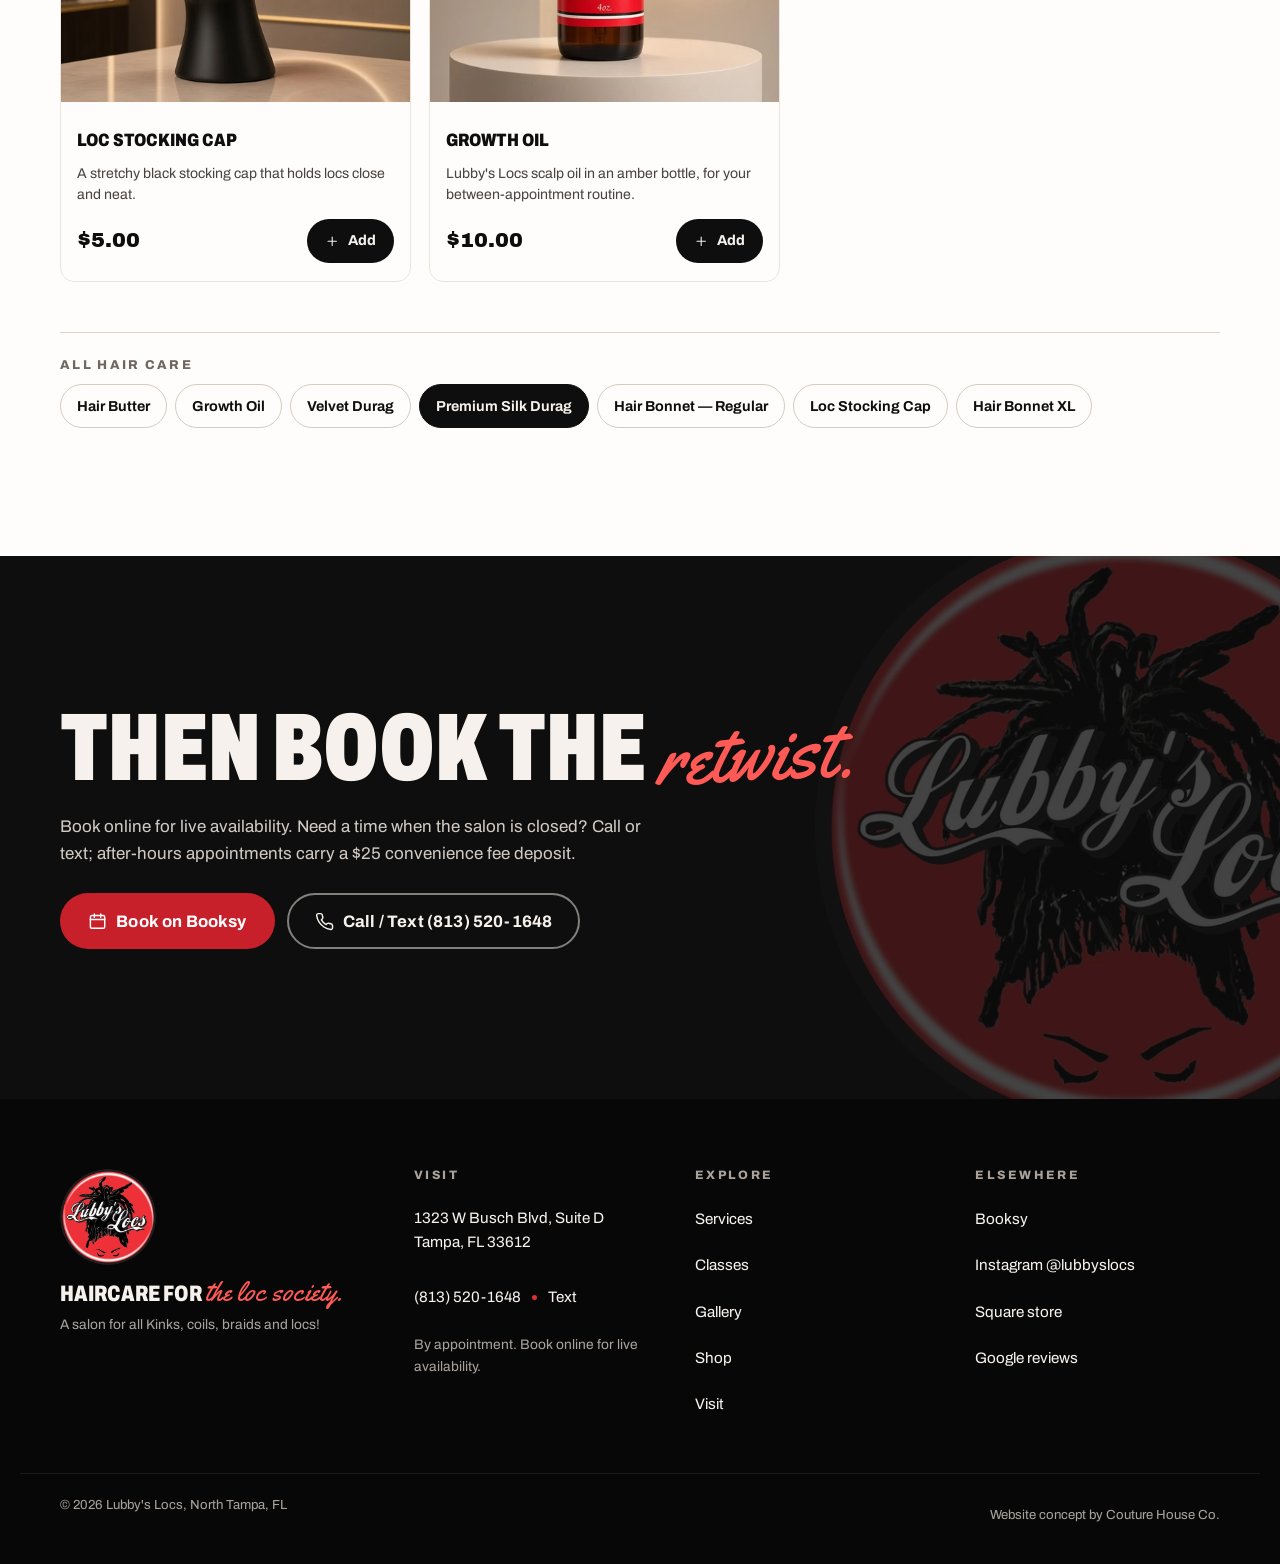
<file: shop/durag-premium-silk.html>
<!doctype html>
<html lang="en" data-root="../">
<head>
<meta charset="utf-8">
<meta name="viewport" content="width=device-width, initial-scale=1, viewport-fit=cover">
<title>Premium Silk Durag | Lubby&#x27;s Locs Hair Care, Tampa</title>
<meta name="description" content="A sleek black silk durag with a long tail, to cover your style. $8.00 from Lubby&#x27;s Locs in Tampa. Add to your bag, check out on Square.">
<link rel="canonical" href="https://lubbys-locs-tampa.netlify.app/shop/durag-premium-silk.html">
<meta name="theme-color" content="#0E0E0E">
<meta name="format-detection" content="telephone=no">
<meta name="robots" content="index, follow, max-image-preview:large">
<meta property="og:type" content="website">
<meta property="og:site_name" content="Lubby's Locs">
<meta property="og:title" content="Premium Silk Durag | Lubby&#x27;s Locs Hair Care, Tampa">
<meta property="og:description" content="A sleek black silk durag with a long tail, to cover your style. $8.00 from Lubby&#x27;s Locs in Tampa. Add to your bag, check out on Square.">
<meta property="og:url" content="https://lubbys-locs-tampa.netlify.app/shop/durag-premium-silk.html">
<meta property="og:image" content="https://lubbys-locs-tampa.netlify.app/assets/img/share-2.jpg">
<meta property="og:image:width" content="1200">
<meta property="og:image:height" content="630">
<meta property="og:image:type" content="image/jpeg">
<meta property="og:image:alt" content="Lubby's Locs, North Tampa loc salon: Welcome to the loc society. 4.9 Google, 5.0 Booksy, 486 reviews, plus Lubby's hair care shop.">
<meta property="og:locale" content="en_US">
<meta name="twitter:card" content="summary_large_image">
<meta name="twitter:title" content="Premium Silk Durag | Lubby&#x27;s Locs Hair Care, Tampa">
<meta name="twitter:description" content="A sleek black silk durag with a long tail, to cover your style. $8.00 from Lubby&#x27;s Locs in Tampa. Add to your bag, check out on Square.">
<meta name="twitter:image:alt" content="Lubby's Locs, North Tampa loc salon: Welcome to the loc society. 4.9 Google, 5.0 Booksy, 486 reviews, plus Lubby's hair care shop.">
<meta name="twitter:image" content="https://lubbys-locs-tampa.netlify.app/assets/img/share-2.jpg">
<link rel="icon" href="../assets/img/favicon.svg" type="image/svg+xml">
<link rel="icon" href="../assets/img/favicon-32.png" sizes="32x32" type="image/png">
<link rel="apple-touch-icon" href="../assets/img/apple-touch-icon.png">
<link rel="manifest" href="../site.webmanifest">
<link rel="preload" href="../assets/fonts/archivo-latin-wdth-normal.woff2" as="font" type="font/woff2" crossorigin>
<link rel="preload" as="image" href="../assets/img/shop/durag-premium-silk.webp" fetchpriority="high">
<link rel="stylesheet" href="../assets/css/fonts.css?v=20261012a">
<link rel="stylesheet" href="../assets/css/site.css?v=20261012a">
<script src="../assets/js/js-flag.js"></script>
<script src="../assets/js/site.js?v=20261012a" defer></script>
<script type="application/ld+json">{"@context": "https://schema.org", "@type": "Product", "name": "Premium Silk Durag", "description": "A black premium silk durag with long ties and a tail. A smooth durag helps keep a style covered and in place while you sleep or relax at home.", "image": "https://lubbys-locs-tampa.netlify.app/assets/img/shop/durag-premium-silk.webp", "url": "https://lubbys-locs-tampa.netlify.app/shop/durag-premium-silk.html", "sku": "durag-premium-silk", "brand": {"@type": "Brand", "name": "Lubby's Locs"}, "offers": {"@type": "Offer", "price": "8.00", "priceCurrency": "USD", "url": "https://lubbys-locs.square.site/product/durag-premium-silk/4", "seller": {"@type": "Organization", "name": "Lubby's Locs"}}}</script>
<script type="application/ld+json">{"@context": "https://schema.org", "@type": "BreadcrumbList", "itemListElement": [{"@type": "ListItem", "position": 1, "name": "Home", "item": "https://lubbys-locs-tampa.netlify.app/"}, {"@type": "ListItem", "position": 2, "name": "Shop", "item": "https://lubbys-locs-tampa.netlify.app/shop.html"}, {"@type": "ListItem", "position": 3, "name": "Premium Silk Durag", "item": "https://lubbys-locs-tampa.netlify.app/shop/durag-premium-silk.html"}]}</script>
</head>
<body>
<svg class="sprite" xmlns="http://www.w3.org/2000/svg" aria-hidden="true" focusable="false"><defs><symbol id="i-phone" viewBox="0 0 24 24" fill="none" stroke="currentColor" stroke-width="1.8" stroke-linecap="round" stroke-linejoin="round"><path d="M22 16.9v3a2 2 0 0 1-2.2 2 19.8 19.8 0 0 1-8.6-3.1 19.5 19.5 0 0 1-6-6A19.8 19.8 0 0 1 2.1 4.2 2 2 0 0 1 4.1 2h3a2 2 0 0 1 2 1.7c.1.9.4 1.8.7 2.7a2 2 0 0 1-.5 2.1L8 9.8a16 16 0 0 0 6 6l1.3-1.3a2 2 0 0 1 2.1-.4c.9.3 1.8.6 2.7.7a2 2 0 0 1 1.7 2z"/></symbol><symbol id="i-chat" viewBox="0 0 24 24" fill="none" stroke="currentColor" stroke-width="1.8" stroke-linecap="round" stroke-linejoin="round"><path d="M21 12a8 8 0 0 1-11.6 7.1L4 20.5l1.4-4.9A8 8 0 1 1 21 12z"/></symbol><symbol id="i-cal" viewBox="0 0 24 24" fill="none" stroke="currentColor" stroke-width="1.8" stroke-linecap="round" stroke-linejoin="round"><rect x="3" y="4.5" width="18" height="16" rx="2"/><path d="M3 9.5h18M8 2.5v4M16 2.5v4"/></symbol><symbol id="i-bag" viewBox="0 0 24 24" fill="none" stroke="currentColor" stroke-width="1.8" stroke-linecap="round" stroke-linejoin="round"><path d="M5 8h14l-1.2 12.1a2 2 0 0 1-2 1.9H8.2a2 2 0 0 1-2-1.9z"/><path d="M9 10V6.5a3 3 0 0 1 6 0V10"/></symbol><symbol id="i-star" viewBox="0 0 24 24" fill="none" stroke="currentColor" stroke-width="1.8" stroke-linecap="round" stroke-linejoin="round"><path d="M12 2.8l2.8 5.9 6.4.8-4.7 4.4 1.2 6.4L12 17.1l-5.7 3.2 1.2-6.4-4.7-4.4 6.4-.8z" fill="currentColor" stroke="none"/></symbol><symbol id="i-pin" viewBox="0 0 24 24" fill="none" stroke="currentColor" stroke-width="1.8" stroke-linecap="round" stroke-linejoin="round"><path d="M12 21.5s-7-6.1-7-11.5a7 7 0 0 1 14 0c0 5.4-7 11.5-7 11.5z"/><circle cx="12" cy="10" r="2.6"/></symbol><symbol id="i-close" viewBox="0 0 24 24" fill="none" stroke="currentColor" stroke-width="1.8" stroke-linecap="round" stroke-linejoin="round"><path d="M5 5l14 14M19 5L5 19"/></symbol><symbol id="i-plus" viewBox="0 0 24 24" fill="none" stroke="currentColor" stroke-width="1.8" stroke-linecap="round" stroke-linejoin="round"><path d="M12 5v14M5 12h14"/></symbol><symbol id="i-minus" viewBox="0 0 24 24" fill="none" stroke="currentColor" stroke-width="1.8" stroke-linecap="round" stroke-linejoin="round"><path d="M5 12h14"/></symbol><symbol id="i-arrow" viewBox="0 0 24 24" fill="none" stroke="currentColor" stroke-width="1.8" stroke-linecap="round" stroke-linejoin="round"><path d="M4 12h15M13 6l6 6-6 6"/></symbol><symbol id="i-out" viewBox="0 0 24 24" fill="none" stroke="currentColor" stroke-width="1.8" stroke-linecap="round" stroke-linejoin="round"><path d="M14 4h6v6M20 4l-9 9"/><path d="M18 14v5a1 1 0 0 1-1 1H5a1 1 0 0 1-1-1V7a1 1 0 0 1 1-1h5"/></symbol><symbol id="i-check" viewBox="0 0 24 24" fill="none" stroke="currentColor" stroke-width="1.8" stroke-linecap="round" stroke-linejoin="round"><path d="M4.5 12.5l5 5 10-11"/></symbol><symbol id="i-clock" viewBox="0 0 24 24" fill="none" stroke="currentColor" stroke-width="1.8" stroke-linecap="round" stroke-linejoin="round"><circle cx="12" cy="12" r="9"/><path d="M12 7v5.5l3.5 2"/></symbol><symbol id="i-card" viewBox="0 0 24 24" fill="none" stroke="currentColor" stroke-width="1.8" stroke-linecap="round" stroke-linejoin="round"><rect x="2.5" y="5" width="19" height="14" rx="2"/><path d="M2.5 10h19M6 15h4"/></symbol><symbol id="i-car" viewBox="0 0 24 24" fill="none" stroke="currentColor" stroke-width="1.8" stroke-linecap="round" stroke-linejoin="round"><path d="M5 16.5V12l2-5h10l2 5v4.5"/><path d="M3.5 16.5h17v2.5h-17z"/><circle cx="7.5" cy="13.5" r=".6"/><circle cx="16.5" cy="13.5" r=".6"/></symbol><symbol id="i-access" viewBox="0 0 24 24" fill="none" stroke="currentColor" stroke-width="1.8" stroke-linecap="round" stroke-linejoin="round"><circle cx="12" cy="4.5" r="1.8"/><path d="M6 8.5l6 1.2 6-1.2M12 9.7V14l-3.5 6.5M12 14l3.5 6.5"/></symbol><symbol id="i-wifi" viewBox="0 0 24 24" fill="none" stroke="currentColor" stroke-width="1.8" stroke-linecap="round" stroke-linejoin="round"><path d="M2.5 9a14 14 0 0 1 19 0M5.5 12.5a9.5 9.5 0 0 1 13 0M8.6 16a5 5 0 0 1 6.8 0"/><circle cx="12" cy="19.3" r=".9" fill="currentColor"/></symbol><symbol id="i-kids" viewBox="0 0 24 24" fill="none" stroke="currentColor" stroke-width="1.8" stroke-linecap="round" stroke-linejoin="round"><circle cx="12" cy="7" r="3.2"/><path d="M5.5 21a6.5 6.5 0 0 1 13 0"/><path d="M10.5 6.4h.01M13.5 6.4h.01"/></symbol><symbol id="i-scissors" viewBox="0 0 24 24" fill="none" stroke="currentColor" stroke-width="1.8" stroke-linecap="round" stroke-linejoin="round"><circle cx="6" cy="6" r="3"/><circle cx="6" cy="18" r="3"/><path d="M20 4L8.1 15.9M14.5 14.5L20 20M8.1 8.1L12 12"/></symbol><symbol id="i-loyal" viewBox="0 0 24 24" fill="none" stroke="currentColor" stroke-width="1.8" stroke-linecap="round" stroke-linejoin="round"><path d="M12 21s-8-4.8-8-11a4.5 4.5 0 0 1 8-2.8A4.5 4.5 0 0 1 20 10c0 6.2-8 11-8 11z"/></symbol><symbol id="i-insta" viewBox="0 0 24 24" fill="none" stroke="currentColor" stroke-width="1.8" stroke-linecap="round" stroke-linejoin="round"><rect x="3" y="3" width="18" height="18" rx="5"/><circle cx="12" cy="12" r="4"/><circle cx="17.5" cy="6.5" r=".8" fill="currentColor"/></symbol><symbol id="i-cap" viewBox="0 0 24 24" fill="none" stroke="currentColor" stroke-width="1.8" stroke-linecap="round" stroke-linejoin="round"><path d="M2 9l10-5 10 5-10 5z"/><path d="M6 11v5c0 1.5 3 3 6 3s6-1.5 6-3v-5"/><path d="M22 9v6"/></symbol><symbol id="i-drop" viewBox="0 0 24 24" fill="none" stroke="currentColor" stroke-width="1.8" stroke-linecap="round" stroke-linejoin="round"><path d="M12 2.8s6.5 7 6.5 11.7a6.5 6.5 0 0 1-13 0C5.5 9.8 12 2.8 12 2.8z"/></symbol><symbol id="i-menu" viewBox="0 0 24 24" fill="none" stroke="currentColor" stroke-width="1.8" stroke-linecap="round" stroke-linejoin="round"><path d="M3 7h18M3 12h18M3 17h18"/></symbol></defs></svg>
<a class="skip" href="#main">Skip to content</a>
<header class="hdr" id="top">
  <div class="wrap hdr__in">
    <a class="brand" href="../index.html" aria-label="Lubby's Locs, home">
      <img src="../assets/img/logo-disc-320.webp" width="320" height="320" alt="" class="brand__disc">
      <span class="brand__word">Lubby's Locs</span>
    </a>
    <nav class="nav" aria-label="Main"><ul><li><a href="../services.html">Services</a></li><li><a href="../classes.html">Classes</a></li><li><a href="../gallery.html">Gallery</a></li><li><a href="../shop.html">Shop</a></li><li><a href="../visit.html">Visit</a></li></ul></nav>
    <div class="hdr__act">
      <button class="bagbtn needs-js" type="button" data-bag-open aria-label="Open your bag, 0 items" aria-controls="bag" aria-expanded="false"><svg class="i" aria-hidden="true" focusable="false"><use href="#i-bag"/></svg><span class="bagbtn__n" data-bag-count></span></button>
      <a class="btn btn--red btn--sm hdr__book" href="https://booksy.com/en-us/650812_lubbys-locs_braids-locs_15761_tampa" rel="noopener">Book on Booksy</a>
      <button class="menubtn" type="button" aria-expanded="false" aria-controls="mnav" aria-label="Open menu"><svg class="i" aria-hidden="true" focusable="false"><use href="#i-menu"/></svg></button>
    </div>
  </div>
</header>
<div class="mnav" id="mnav" role="dialog" aria-modal="true" aria-label="Site menu" hidden>
  <div class="mnav__top wrap">
    <img src="../assets/img/logo-disc-320.webp" width="320" height="320" alt="" class="brand__disc">
    <button class="mnav__x" type="button" data-mnav-close aria-label="Close menu"><svg class="i" aria-hidden="true" focusable="false"><use href="#i-close"/></svg></button>
  </div>
  <nav class="wrap" aria-label="Mobile"><ul class="mnav__list"><li><a href="../index.html"><span>Home</span><svg class="i" aria-hidden="true" focusable="false"><use href="#i-arrow"/></svg></a></li><li><a href="../services.html"><span>Services</span><svg class="i" aria-hidden="true" focusable="false"><use href="#i-arrow"/></svg></a></li><li><a href="../classes.html"><span>Classes</span><svg class="i" aria-hidden="true" focusable="false"><use href="#i-arrow"/></svg></a></li><li><a href="../gallery.html"><span>Gallery</span><svg class="i" aria-hidden="true" focusable="false"><use href="#i-arrow"/></svg></a></li><li><a href="../shop.html"><span>Shop</span><svg class="i" aria-hidden="true" focusable="false"><use href="#i-arrow"/></svg></a></li><li><a href="../visit.html"><span>Visit</span><svg class="i" aria-hidden="true" focusable="false"><use href="#i-arrow"/></svg></a></li></ul></nav>
  <div class="wrap mnav__cta">
    <a class="btn btn--red" href="https://booksy.com/en-us/650812_lubbys-locs_braids-locs_15761_tampa" rel="noopener"><svg class="i" aria-hidden="true" focusable="false"><use href="#i-cal"/></svg>Book on Booksy</a>
    <a class="btn btn--line" href="tel:+18135201648"><svg class="i" aria-hidden="true" focusable="false"><use href="#i-phone"/></svg>Call (813) 520-1648</a>
    <a class="btn btn--line" href="sms:+18135201648"><svg class="i" aria-hidden="true" focusable="false"><use href="#i-chat"/></svg>Text us</a>
  </div>
</div>
<main id="main">

<div class="pd-wrap">
  <div class="wrap">
    <nav class="crumbs" aria-label="Breadcrumb"><ol><li><a href="../index.html">Home</a></li><li><a href="../shop.html">Shop</a></li><li aria-current="page">Premium Silk Durag</li></ol></nav>
    <article class="pd">
      <div class="pd__media"><div class="pd__frame"><img src="../assets/img/shop/durag-premium-silk.webp" srcset="../assets/img/shop/durag-premium-silk-480.webp 480w, ../assets/img/shop/durag-premium-silk.webp 900w" sizes="(min-width: 1024px) 560px, 92vw" width="900" height="900" alt="Black silk durag with a long tail on a mannequin head" fetchpriority="high" decoding="async"></div><span class="pd__stamp" aria-hidden="true"><img src="../assets/img/logo-disc-320.webp" width="320" height="320" alt="" data-spin></span></div>
      <div class="pd__info">
        <p class="kicker kicker--red">Protect your style</p>
        <h1 class="pd__h">Premium Silk Durag</h1>
        <p class="pd__price">$8.00</p>
        <p class="pd__line">A sleek black silk durag with a long tail, to cover your style.</p>
        <div class="pd__buy needs-js">
          <div class="qty" role="group" aria-label="Quantity">
            <button type="button" data-qty-step="-1" aria-label="Decrease quantity"><svg class="i" aria-hidden="true" focusable="false"><use href="#i-minus"/></svg></button>
            <input type="number" inputmode="numeric" min="1" max="20" value="1" data-qty-input aria-label="Quantity">
            <button type="button" data-qty-step="1" aria-label="Increase quantity"><svg class="i" aria-hidden="true" focusable="false"><use href="#i-plus"/></svg></button>
          </div>
          <button class="btn btn--red btn--grow" type="button" data-add="durag-premium-silk" data-qty-from><svg class="i" aria-hidden="true" focusable="false"><use href="#i-bag"/></svg>Add to bag</button>
        </div>
        <a class="btn btn--line-dark btn--block" href="https://lubbys-locs.square.site/product/durag-premium-silk/4" rel="noopener">Buy on Square<svg class="i" aria-hidden="true" focusable="false"><use href="#i-out"/></svg></a>
        <p class="pd__fine"><svg class="i" aria-hidden="true" focusable="false"><use href="#i-card"/></svg>Checkout happens on Lubby&rsquo;s secure Square store. Any shipping or pickup options are shown there.</p>
        <div class="pd__body"><h2>About this item</h2><p>A black premium silk durag with long ties and a tail. A smooth durag helps keep a style covered and in place while you sleep or relax at home.</p></div>
        <div class="pd__care"><h2><svg class="i" aria-hidden="true" focusable="false"><use href="#i-drop"/></svg>Care note</h2><p>Tie it snug, not tight. A loc stocking cap underneath keeps longer locs gathered.</p></div>
        <p class="pnote"><svg class="i" aria-hidden="true" focusable="false"><use href="#i-clock"/></svg>Prices from the Lubby's Locs Square store, Oct 12, 2026. Final price confirmed at checkout on Square.</p>
      </div>
    </article>
  </div>
</div>
<section class="sec pairs" aria-labelledby="pw-h">
  <div class="wrap">
    <p class="kicker kicker--red">Complete the routine</p>
    <h2 class="h2 wipe" id="pw-h">Pairs well with</h2>
    <ul class="pgrid pgrid--2"><li class="pcard" data-cat="protect" data-price="5" data-name="Loc Stocking Cap">
  <a class="pcard__img" href="../shop/loc-stocking-cap.html" tabindex="-1" aria-hidden="true"><img src="../assets/img/shop/loc-stocking-cap.webp" srcset="../assets/img/shop/loc-stocking-cap-480.webp 480w, ../assets/img/shop/loc-stocking-cap.webp 900w" sizes="(min-width: 1024px) 300px, 50vw" width="900" height="900" alt="Black stretch loc stocking cap" loading="lazy" decoding="async"></a>
  <div class="pcard__body">
    <h3 class="pcard__name"><a href="../shop/loc-stocking-cap.html">Loc Stocking Cap</a></h3>
    <p class="pcard__line">A stretchy black stocking cap that holds locs close and neat.</p>
    <div class="pcard__row">
      <span class="pcard__price">$5.00</span>
      <button class="btn btn--ink btn--sm needs-js" type="button" data-add="loc-stocking-cap" data-qty="1" aria-label="Add Loc Stocking Cap to bag"><svg class="i" aria-hidden="true" focusable="false"><use href="#i-plus"/></svg>Add</button>
      <a class="btn btn--line btn--sm no-js-only" href="https://lubbys-locs.square.site/product/loc-stocking-cap/6" rel="noopener">Buy on Square</a>
    </div>
  </div>
</li><li class="pcard" data-cat="care" data-price="10" data-name="Growth Oil">
  <a class="pcard__img" href="../shop/growth-oil.html" tabindex="-1" aria-hidden="true"><img src="../assets/img/shop/growth-oil.webp" srcset="../assets/img/shop/growth-oil-480.webp 480w, ../assets/img/shop/growth-oil.webp 900w" sizes="(min-width: 1024px) 300px, 50vw" width="900" height="900" alt="Hand holding an amber bottle of Lubby&#x27;s Locs Growth Oil" loading="lazy" decoding="async"></a>
  <div class="pcard__body">
    <h3 class="pcard__name"><a href="../shop/growth-oil.html">Growth Oil</a></h3>
    <p class="pcard__line">Lubby&#x27;s Locs scalp oil in an amber bottle, for your between-appointment routine.</p>
    <div class="pcard__row">
      <span class="pcard__price">$10.00</span>
      <button class="btn btn--ink btn--sm needs-js" type="button" data-add="growth-oil" data-qty="1" aria-label="Add Growth Oil to bag"><svg class="i" aria-hidden="true" focusable="false"><use href="#i-plus"/></svg>Add</button>
      <a class="btn btn--line btn--sm no-js-only" href="https://lubbys-locs.square.site/product/growth-oil/2" rel="noopener">Buy on Square</a>
    </div>
  </div>
</li></ul>
    <nav class="allp" aria-label="All products"><h2 class="allp__h">All hair care</h2><ul><li><a href="hair-butter.html">Hair Butter</a></li><li><a href="growth-oil.html">Growth Oil</a></li><li><a href="velvet-durag.html">Velvet Durag</a></li><li><a href="durag-premium-silk.html" aria-current="page">Premium Silk Durag</a></li><li><a href="hair-bonnet-regular.html">Hair Bonnet — Regular</a></li><li><a href="loc-stocking-cap.html">Loc Stocking Cap</a></li><li><a href="hair-bonnet-xl.html">Hair Bonnet XL</a></li></ul></nav>
  </div>
</section>
<section class="cta" aria-labelledby="cta-h">
  <div class="cta__disc" aria-hidden="true"><img src="../assets/img/logo-disc-640.webp" width="640" height="640" alt="" loading="lazy" data-spin></div>
  <div class="wrap cta__in">
    <h2 class="cta__h" id="cta-h">Then book the <span class="script">retwist.</span></h2>
    <p class="cta__p">Book online for live availability. Need a time when the salon is closed? Call or text; after-hours appointments carry a $25 convenience fee deposit.</p>
    <div class="cta__b">
      <a class="btn btn--red btn--lg" href="https://booksy.com/en-us/650812_lubbys-locs_braids-locs_15761_tampa" rel="noopener"><svg class="i" aria-hidden="true" focusable="false"><use href="#i-cal"/></svg>Book on Booksy</a>
      <a class="btn btn--line btn--lg" href="tel:+18135201648"><svg class="i" aria-hidden="true" focusable="false"><use href="#i-phone"/></svg>Call / Text (813) 520-1648</a>
    </div>
  </div>
</section>
</main>
<footer class="ftr">
  <div class="wrap ftr__grid">
    <div class="ftr__brand">
      <img src="../assets/img/logo-disc-320.webp" width="320" height="320" alt="Lubby's Locs logo" loading="lazy" class="ftr__disc">
      <p class="ftr__tag">Haircare for <span class="script">the loc society.</span></p>
      <p class="ftr__small">A salon for all Kinks, coils, braids and locs!</p>
    </div>
    <div>
      <h2 class="ftr__h">Visit</h2>
      <address><a href="https://www.google.com/maps/search/?api=1&query=Lubby%27s+Locs+1323+W+Busch+Blvd+Suite+D+Tampa+FL+33612&query_place_id=ChIJw-md-NTHwogRBot3dB6f8Qw" rel="noopener">1323 W Busch Blvd, Suite D<br>Tampa, FL 33612</a></address>
      <p><a href="tel:+18135201648">(813) 520-1648</a> <span class="dot" aria-hidden="true"></span> <a href="sms:+18135201648">Text</a></p>
      <p class="ftr__small">By appointment. Book online for live availability.</p>
    </div>
    <div>
      <h2 class="ftr__h">Explore</h2>
      <ul class="ftr__links"><li><a href="../services.html">Services</a></li><li><a href="../classes.html">Classes</a></li><li><a href="../gallery.html">Gallery</a></li><li><a href="../shop.html">Shop</a></li><li><a href="../visit.html">Visit</a></li></ul>
    </div>
    <div>
      <h2 class="ftr__h">Elsewhere</h2>
      <ul class="ftr__links">
        <li><a href="https://booksy.com/en-us/650812_lubbys-locs_braids-locs_15761_tampa" rel="noopener">Booksy</a></li>
        <li><a href="https://www.instagram.com/lubbyslocs" rel="noopener">Instagram @lubbyslocs</a></li>
        <li><a href="https://lubbys-locs.square.site/s/shop" rel="noopener">Square store</a></li>
        <li><a href="https://search.google.com/local/reviews?placeid=ChIJw-md-NTHwogRBot3dB6f8Qw" rel="noopener">Google reviews</a></li>
      </ul>
    </div>
  </div>
  <div class="wrap ftr__base">
    <p>&copy; 2026 Lubby's Locs, North Tampa, FL</p>
    <p><a href="https://couturehouse.co" rel="noopener">Website concept by Couture House Co.</a></p>
  </div>
</footer>
<div class="mbar" aria-label="Quick actions">
  <a class="mbar__book" href="https://booksy.com/en-us/650812_lubbys-locs_braids-locs_15761_tampa" rel="noopener"><svg class="i" aria-hidden="true" focusable="false"><use href="#i-cal"/></svg>Book on Booksy</a>
  <a class="mbar__call" href="tel:+18135201648"><svg class="i" aria-hidden="true" focusable="false"><use href="#i-phone"/></svg>Call / Text</a>
</div>
<div class="scrim" data-bag-close hidden></div>
<aside class="bag" id="bag" role="dialog" aria-modal="true" aria-labelledby="bag-title" hidden>
  <div class="bag__head">
    <h2 id="bag-title" class="bag__title">Your bag</h2>
    <button class="bag__x" type="button" data-bag-close aria-label="Close bag"><svg class="i" aria-hidden="true" focusable="false"><use href="#i-close"/></svg></button>
  </div>
  <div class="bag__view" data-view="list">
    <ul class="bag__lines" data-bag-lines></ul>
    <div class="bag__empty" data-bag-empty>
      <p class="bag__emptyt">Your bag is empty.</p>
      <p>Take the care home: butter, oil, bonnets, durags and caps.</p>
      <a class="btn btn--red" href="../shop.html">Shop hair care</a>
    </div>
  </div>
  <div class="bag__view" data-view="checkout" hidden>
    <p class="bag__lead">Finish checkout on our secure Square store.</p>
    <p class="bag__sub">Lubby's Locs inventory and payments live on Square. Open each item below, set the quantity and add it to your Square cart, then check out there.</p>
    <ol class="bag__co" data-bag-co></ol>
    <p class="bag__note"><svg class="i" aria-hidden="true" focusable="false"><use href="#i-pin"/></svg><span>Rather pick up at the salon? Ask when you book or at your next appointment, or text <a href="sms:+18135201648">(813) 520-1648</a> to confirm.</span></p>
    <button class="btn btn--line btn--block" type="button" data-bag-back><svg class="i flip" aria-hidden="true" focusable="false"><use href="#i-arrow"/></svg>Back to bag</button>
  </div>
  <div class="bag__foot" data-bag-foot>
    <div class="bag__sum"><span>Subtotal</span><strong data-bag-subtotal>$0.00</strong></div>
    <p class="bag__fine">Taxes and any shipping or pickup options are shown on Square. We never collect payment details on this site.</p>
    <button class="btn btn--red btn--block" type="button" data-bag-checkout>Checkout<svg class="i" aria-hidden="true" focusable="false"><use href="#i-arrow"/></svg></button>
  </div>
</aside>
<div class="toast" role="status" aria-live="polite" data-toast></div>
</body>
</html>
</file>
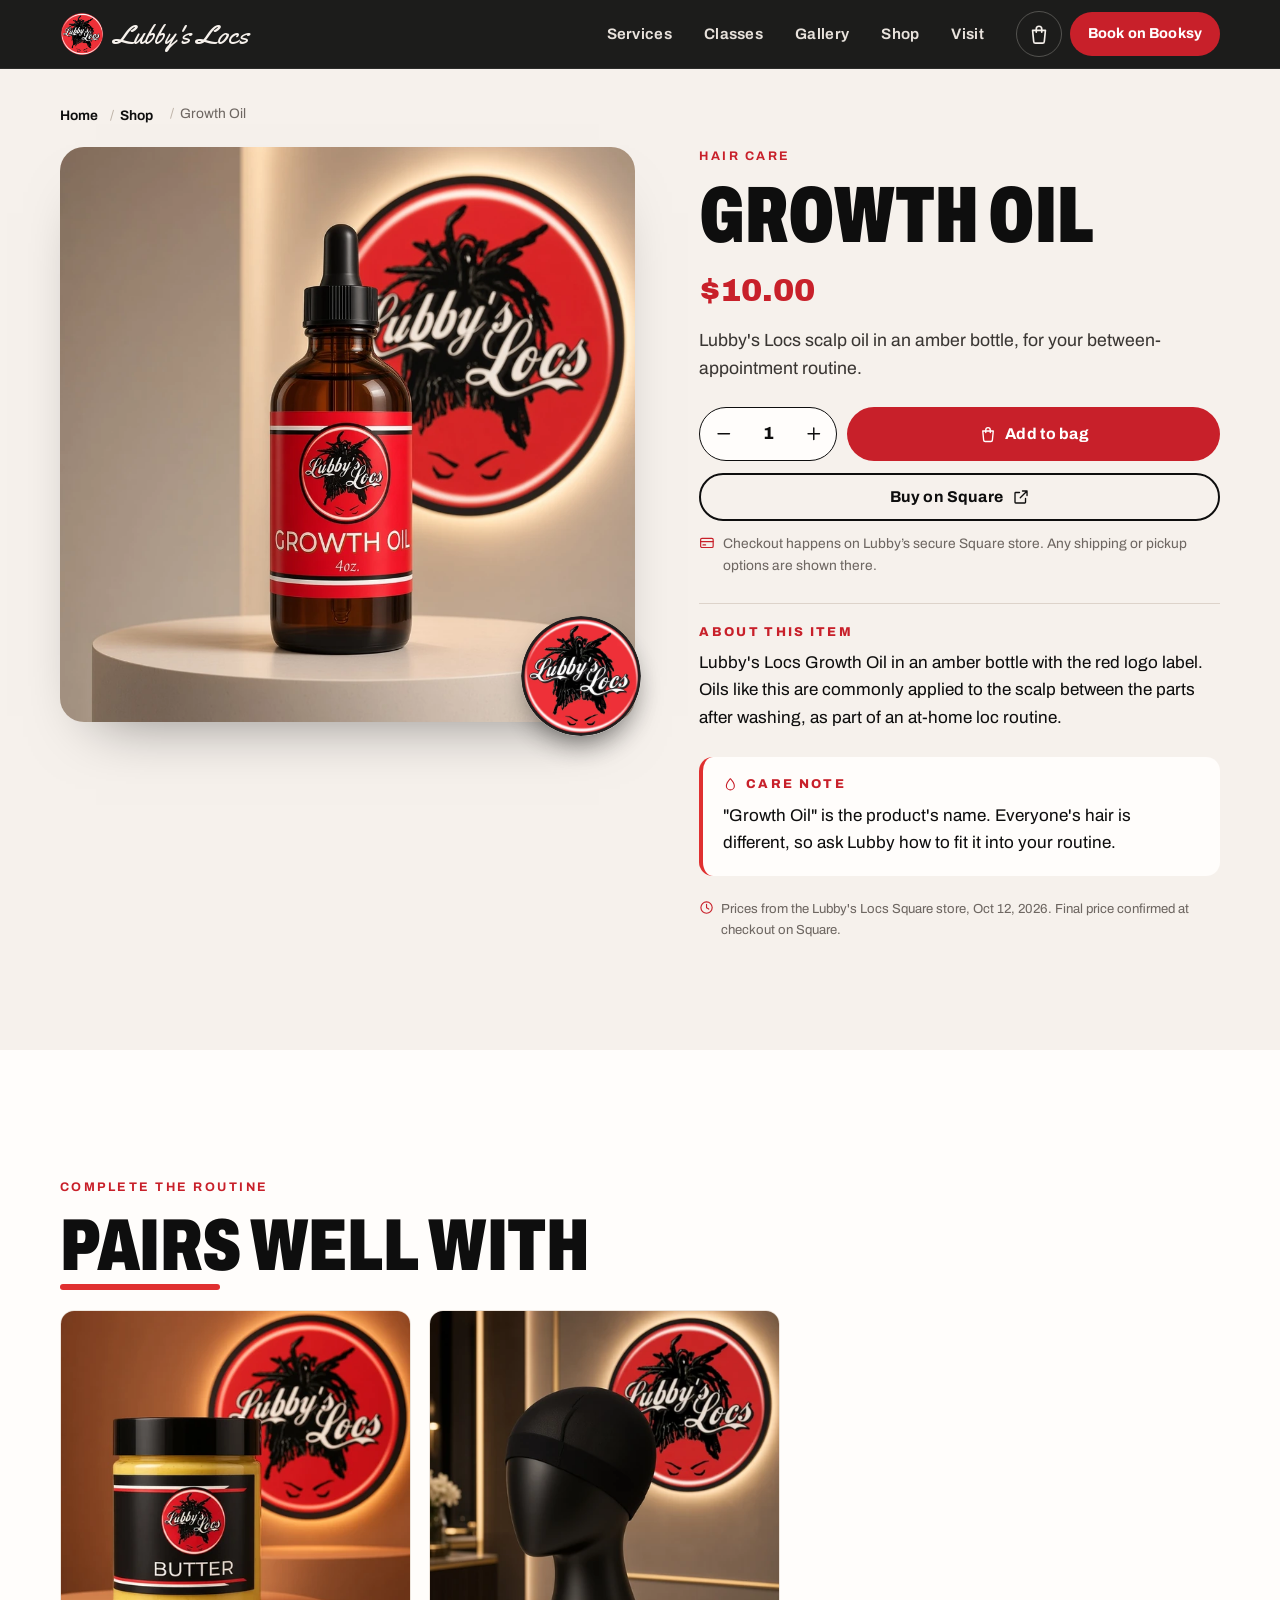
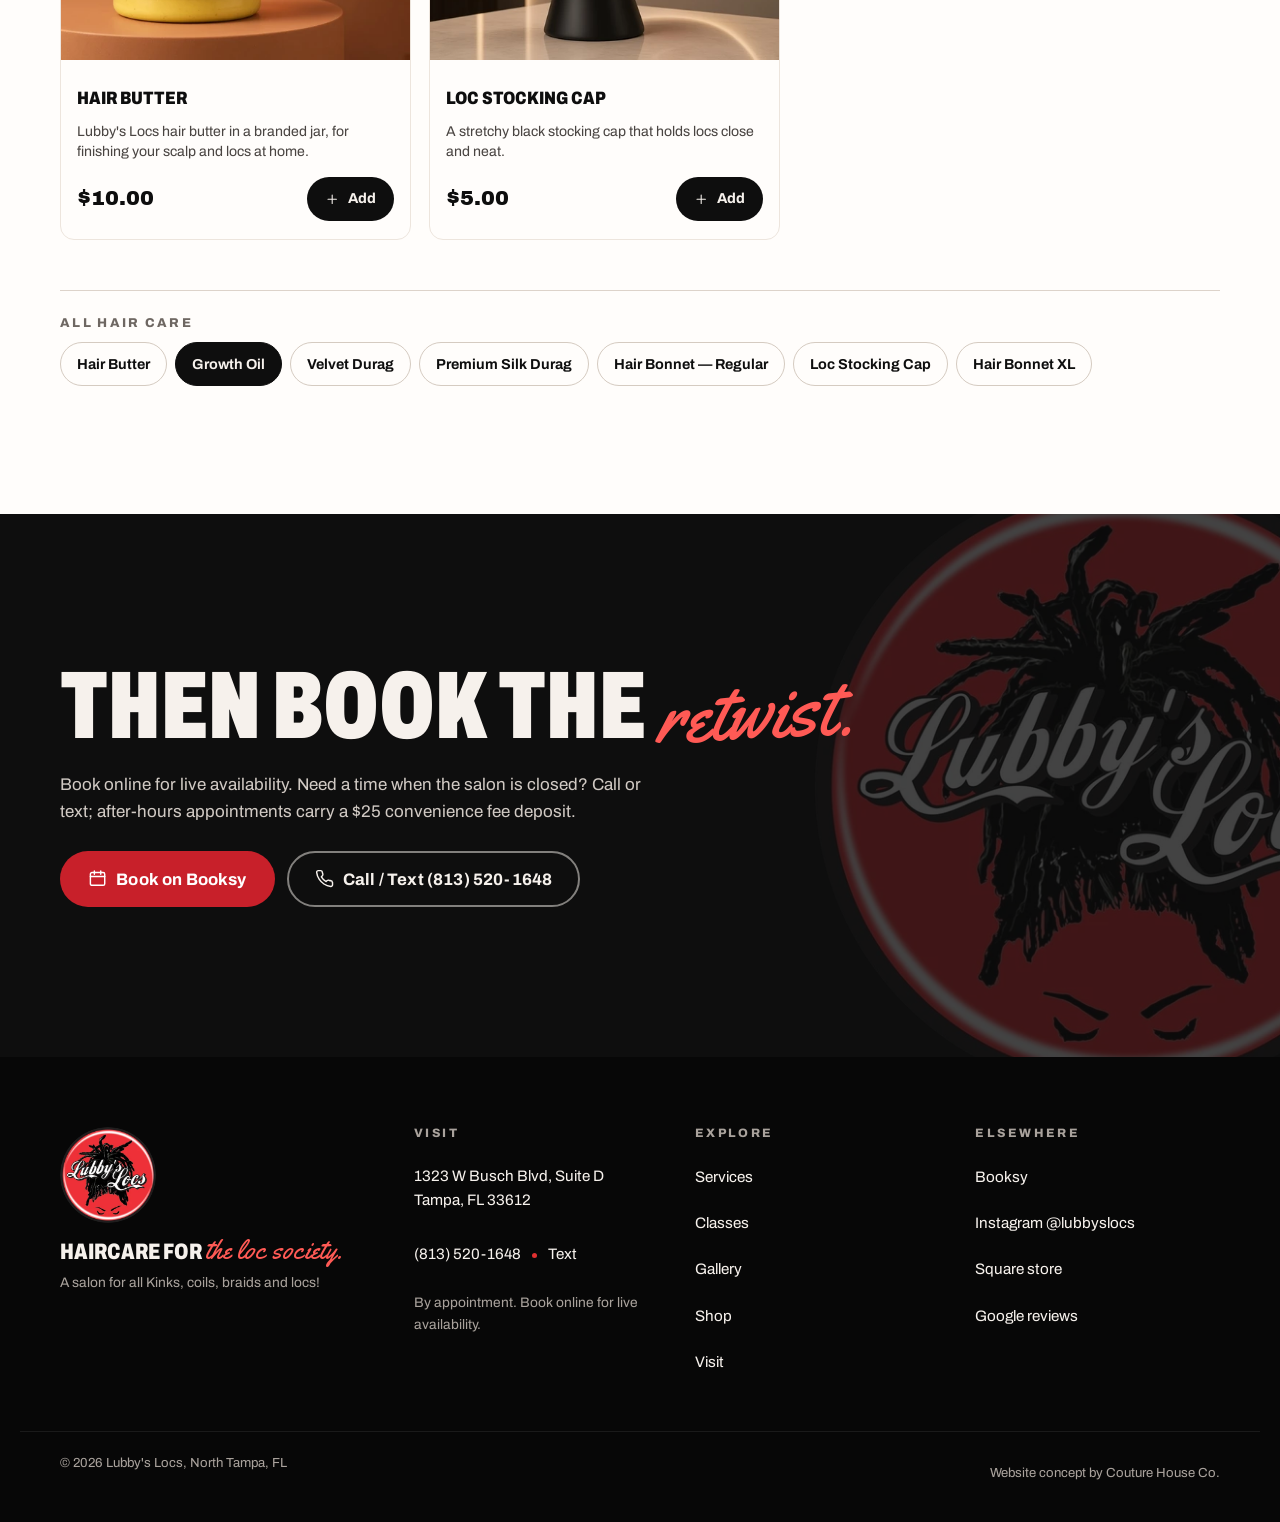
<file: shop/growth-oil.html>
<!doctype html>
<html lang="en" data-root="../">
<head>
<meta charset="utf-8">
<meta name="viewport" content="width=device-width, initial-scale=1, viewport-fit=cover">
<title>Growth Oil | Lubby&#x27;s Locs Hair Care, Tampa</title>
<meta name="description" content="Lubby&#x27;s Locs scalp oil in an amber bottle, for your between-appointment routine. $10.00 from Lubby&#x27;s Locs in Tampa. Add to your bag, check out on Square.">
<link rel="canonical" href="https://lubbys-locs-tampa.netlify.app/shop/growth-oil.html">
<meta name="theme-color" content="#0E0E0E">
<meta name="format-detection" content="telephone=no">
<meta name="robots" content="index, follow, max-image-preview:large">
<meta property="og:type" content="website">
<meta property="og:site_name" content="Lubby's Locs">
<meta property="og:title" content="Growth Oil | Lubby&#x27;s Locs Hair Care, Tampa">
<meta property="og:description" content="Lubby&#x27;s Locs scalp oil in an amber bottle, for your between-appointment routine. $10.00 from Lubby&#x27;s Locs in Tampa. Add to your bag, check out on Square.">
<meta property="og:url" content="https://lubbys-locs-tampa.netlify.app/shop/growth-oil.html">
<meta property="og:image" content="https://lubbys-locs-tampa.netlify.app/assets/img/share-2.jpg">
<meta property="og:image:width" content="1200">
<meta property="og:image:height" content="630">
<meta property="og:image:type" content="image/jpeg">
<meta property="og:image:alt" content="Lubby's Locs, North Tampa loc salon: Welcome to the loc society. 4.9 Google, 5.0 Booksy, 486 reviews, plus Lubby's hair care shop.">
<meta property="og:locale" content="en_US">
<meta name="twitter:card" content="summary_large_image">
<meta name="twitter:title" content="Growth Oil | Lubby&#x27;s Locs Hair Care, Tampa">
<meta name="twitter:description" content="Lubby&#x27;s Locs scalp oil in an amber bottle, for your between-appointment routine. $10.00 from Lubby&#x27;s Locs in Tampa. Add to your bag, check out on Square.">
<meta name="twitter:image:alt" content="Lubby's Locs, North Tampa loc salon: Welcome to the loc society. 4.9 Google, 5.0 Booksy, 486 reviews, plus Lubby's hair care shop.">
<meta name="twitter:image" content="https://lubbys-locs-tampa.netlify.app/assets/img/share-2.jpg">
<link rel="icon" href="../assets/img/favicon.svg" type="image/svg+xml">
<link rel="icon" href="../assets/img/favicon-32.png" sizes="32x32" type="image/png">
<link rel="apple-touch-icon" href="../assets/img/apple-touch-icon.png">
<link rel="manifest" href="../site.webmanifest">
<link rel="preload" href="../assets/fonts/archivo-latin-wdth-normal.woff2" as="font" type="font/woff2" crossorigin>
<link rel="preload" as="image" href="../assets/img/shop/growth-oil.webp" fetchpriority="high">
<link rel="stylesheet" href="../assets/css/fonts.css?v=20261012a">
<link rel="stylesheet" href="../assets/css/site.css?v=20261012a">
<script src="../assets/js/js-flag.js"></script>
<script src="../assets/js/site.js?v=20261012a" defer></script>
<script type="application/ld+json">{"@context": "https://schema.org", "@type": "Product", "name": "Growth Oil", "description": "Lubby's Locs Growth Oil in an amber bottle with the red logo label. Oils like this are commonly applied to the scalp between the parts after washing, as part of an at-home loc routine.", "image": "https://lubbys-locs-tampa.netlify.app/assets/img/shop/growth-oil.webp", "url": "https://lubbys-locs-tampa.netlify.app/shop/growth-oil.html", "sku": "growth-oil", "brand": {"@type": "Brand", "name": "Lubby's Locs"}, "offers": {"@type": "Offer", "price": "10.00", "priceCurrency": "USD", "url": "https://lubbys-locs.square.site/product/growth-oil/2", "seller": {"@type": "Organization", "name": "Lubby's Locs"}}}</script>
<script type="application/ld+json">{"@context": "https://schema.org", "@type": "BreadcrumbList", "itemListElement": [{"@type": "ListItem", "position": 1, "name": "Home", "item": "https://lubbys-locs-tampa.netlify.app/"}, {"@type": "ListItem", "position": 2, "name": "Shop", "item": "https://lubbys-locs-tampa.netlify.app/shop.html"}, {"@type": "ListItem", "position": 3, "name": "Growth Oil", "item": "https://lubbys-locs-tampa.netlify.app/shop/growth-oil.html"}]}</script>
</head>
<body>
<svg class="sprite" xmlns="http://www.w3.org/2000/svg" aria-hidden="true" focusable="false"><defs><symbol id="i-phone" viewBox="0 0 24 24" fill="none" stroke="currentColor" stroke-width="1.8" stroke-linecap="round" stroke-linejoin="round"><path d="M22 16.9v3a2 2 0 0 1-2.2 2 19.8 19.8 0 0 1-8.6-3.1 19.5 19.5 0 0 1-6-6A19.8 19.8 0 0 1 2.1 4.2 2 2 0 0 1 4.1 2h3a2 2 0 0 1 2 1.7c.1.9.4 1.8.7 2.7a2 2 0 0 1-.5 2.1L8 9.8a16 16 0 0 0 6 6l1.3-1.3a2 2 0 0 1 2.1-.4c.9.3 1.8.6 2.7.7a2 2 0 0 1 1.7 2z"/></symbol><symbol id="i-chat" viewBox="0 0 24 24" fill="none" stroke="currentColor" stroke-width="1.8" stroke-linecap="round" stroke-linejoin="round"><path d="M21 12a8 8 0 0 1-11.6 7.1L4 20.5l1.4-4.9A8 8 0 1 1 21 12z"/></symbol><symbol id="i-cal" viewBox="0 0 24 24" fill="none" stroke="currentColor" stroke-width="1.8" stroke-linecap="round" stroke-linejoin="round"><rect x="3" y="4.5" width="18" height="16" rx="2"/><path d="M3 9.5h18M8 2.5v4M16 2.5v4"/></symbol><symbol id="i-bag" viewBox="0 0 24 24" fill="none" stroke="currentColor" stroke-width="1.8" stroke-linecap="round" stroke-linejoin="round"><path d="M5 8h14l-1.2 12.1a2 2 0 0 1-2 1.9H8.2a2 2 0 0 1-2-1.9z"/><path d="M9 10V6.5a3 3 0 0 1 6 0V10"/></symbol><symbol id="i-star" viewBox="0 0 24 24" fill="none" stroke="currentColor" stroke-width="1.8" stroke-linecap="round" stroke-linejoin="round"><path d="M12 2.8l2.8 5.9 6.4.8-4.7 4.4 1.2 6.4L12 17.1l-5.7 3.2 1.2-6.4-4.7-4.4 6.4-.8z" fill="currentColor" stroke="none"/></symbol><symbol id="i-pin" viewBox="0 0 24 24" fill="none" stroke="currentColor" stroke-width="1.8" stroke-linecap="round" stroke-linejoin="round"><path d="M12 21.5s-7-6.1-7-11.5a7 7 0 0 1 14 0c0 5.4-7 11.5-7 11.5z"/><circle cx="12" cy="10" r="2.6"/></symbol><symbol id="i-close" viewBox="0 0 24 24" fill="none" stroke="currentColor" stroke-width="1.8" stroke-linecap="round" stroke-linejoin="round"><path d="M5 5l14 14M19 5L5 19"/></symbol><symbol id="i-plus" viewBox="0 0 24 24" fill="none" stroke="currentColor" stroke-width="1.8" stroke-linecap="round" stroke-linejoin="round"><path d="M12 5v14M5 12h14"/></symbol><symbol id="i-minus" viewBox="0 0 24 24" fill="none" stroke="currentColor" stroke-width="1.8" stroke-linecap="round" stroke-linejoin="round"><path d="M5 12h14"/></symbol><symbol id="i-arrow" viewBox="0 0 24 24" fill="none" stroke="currentColor" stroke-width="1.8" stroke-linecap="round" stroke-linejoin="round"><path d="M4 12h15M13 6l6 6-6 6"/></symbol><symbol id="i-out" viewBox="0 0 24 24" fill="none" stroke="currentColor" stroke-width="1.8" stroke-linecap="round" stroke-linejoin="round"><path d="M14 4h6v6M20 4l-9 9"/><path d="M18 14v5a1 1 0 0 1-1 1H5a1 1 0 0 1-1-1V7a1 1 0 0 1 1-1h5"/></symbol><symbol id="i-check" viewBox="0 0 24 24" fill="none" stroke="currentColor" stroke-width="1.8" stroke-linecap="round" stroke-linejoin="round"><path d="M4.5 12.5l5 5 10-11"/></symbol><symbol id="i-clock" viewBox="0 0 24 24" fill="none" stroke="currentColor" stroke-width="1.8" stroke-linecap="round" stroke-linejoin="round"><circle cx="12" cy="12" r="9"/><path d="M12 7v5.5l3.5 2"/></symbol><symbol id="i-card" viewBox="0 0 24 24" fill="none" stroke="currentColor" stroke-width="1.8" stroke-linecap="round" stroke-linejoin="round"><rect x="2.5" y="5" width="19" height="14" rx="2"/><path d="M2.5 10h19M6 15h4"/></symbol><symbol id="i-car" viewBox="0 0 24 24" fill="none" stroke="currentColor" stroke-width="1.8" stroke-linecap="round" stroke-linejoin="round"><path d="M5 16.5V12l2-5h10l2 5v4.5"/><path d="M3.5 16.5h17v2.5h-17z"/><circle cx="7.5" cy="13.5" r=".6"/><circle cx="16.5" cy="13.5" r=".6"/></symbol><symbol id="i-access" viewBox="0 0 24 24" fill="none" stroke="currentColor" stroke-width="1.8" stroke-linecap="round" stroke-linejoin="round"><circle cx="12" cy="4.5" r="1.8"/><path d="M6 8.5l6 1.2 6-1.2M12 9.7V14l-3.5 6.5M12 14l3.5 6.5"/></symbol><symbol id="i-wifi" viewBox="0 0 24 24" fill="none" stroke="currentColor" stroke-width="1.8" stroke-linecap="round" stroke-linejoin="round"><path d="M2.5 9a14 14 0 0 1 19 0M5.5 12.5a9.5 9.5 0 0 1 13 0M8.6 16a5 5 0 0 1 6.8 0"/><circle cx="12" cy="19.3" r=".9" fill="currentColor"/></symbol><symbol id="i-kids" viewBox="0 0 24 24" fill="none" stroke="currentColor" stroke-width="1.8" stroke-linecap="round" stroke-linejoin="round"><circle cx="12" cy="7" r="3.2"/><path d="M5.5 21a6.5 6.5 0 0 1 13 0"/><path d="M10.5 6.4h.01M13.5 6.4h.01"/></symbol><symbol id="i-scissors" viewBox="0 0 24 24" fill="none" stroke="currentColor" stroke-width="1.8" stroke-linecap="round" stroke-linejoin="round"><circle cx="6" cy="6" r="3"/><circle cx="6" cy="18" r="3"/><path d="M20 4L8.1 15.9M14.5 14.5L20 20M8.1 8.1L12 12"/></symbol><symbol id="i-loyal" viewBox="0 0 24 24" fill="none" stroke="currentColor" stroke-width="1.8" stroke-linecap="round" stroke-linejoin="round"><path d="M12 21s-8-4.8-8-11a4.5 4.5 0 0 1 8-2.8A4.5 4.5 0 0 1 20 10c0 6.2-8 11-8 11z"/></symbol><symbol id="i-insta" viewBox="0 0 24 24" fill="none" stroke="currentColor" stroke-width="1.8" stroke-linecap="round" stroke-linejoin="round"><rect x="3" y="3" width="18" height="18" rx="5"/><circle cx="12" cy="12" r="4"/><circle cx="17.5" cy="6.5" r=".8" fill="currentColor"/></symbol><symbol id="i-cap" viewBox="0 0 24 24" fill="none" stroke="currentColor" stroke-width="1.8" stroke-linecap="round" stroke-linejoin="round"><path d="M2 9l10-5 10 5-10 5z"/><path d="M6 11v5c0 1.5 3 3 6 3s6-1.5 6-3v-5"/><path d="M22 9v6"/></symbol><symbol id="i-drop" viewBox="0 0 24 24" fill="none" stroke="currentColor" stroke-width="1.8" stroke-linecap="round" stroke-linejoin="round"><path d="M12 2.8s6.5 7 6.5 11.7a6.5 6.5 0 0 1-13 0C5.5 9.8 12 2.8 12 2.8z"/></symbol><symbol id="i-menu" viewBox="0 0 24 24" fill="none" stroke="currentColor" stroke-width="1.8" stroke-linecap="round" stroke-linejoin="round"><path d="M3 7h18M3 12h18M3 17h18"/></symbol></defs></svg>
<a class="skip" href="#main">Skip to content</a>
<header class="hdr" id="top">
  <div class="wrap hdr__in">
    <a class="brand" href="../index.html" aria-label="Lubby's Locs, home">
      <img src="../assets/img/logo-disc-320.webp" width="320" height="320" alt="" class="brand__disc">
      <span class="brand__word">Lubby's Locs</span>
    </a>
    <nav class="nav" aria-label="Main"><ul><li><a href="../services.html">Services</a></li><li><a href="../classes.html">Classes</a></li><li><a href="../gallery.html">Gallery</a></li><li><a href="../shop.html">Shop</a></li><li><a href="../visit.html">Visit</a></li></ul></nav>
    <div class="hdr__act">
      <button class="bagbtn needs-js" type="button" data-bag-open aria-label="Open your bag, 0 items" aria-controls="bag" aria-expanded="false"><svg class="i" aria-hidden="true" focusable="false"><use href="#i-bag"/></svg><span class="bagbtn__n" data-bag-count></span></button>
      <a class="btn btn--red btn--sm hdr__book" href="https://booksy.com/en-us/650812_lubbys-locs_braids-locs_15761_tampa" rel="noopener">Book on Booksy</a>
      <button class="menubtn" type="button" aria-expanded="false" aria-controls="mnav" aria-label="Open menu"><svg class="i" aria-hidden="true" focusable="false"><use href="#i-menu"/></svg></button>
    </div>
  </div>
</header>
<div class="mnav" id="mnav" role="dialog" aria-modal="true" aria-label="Site menu" hidden>
  <div class="mnav__top wrap">
    <img src="../assets/img/logo-disc-320.webp" width="320" height="320" alt="" class="brand__disc">
    <button class="mnav__x" type="button" data-mnav-close aria-label="Close menu"><svg class="i" aria-hidden="true" focusable="false"><use href="#i-close"/></svg></button>
  </div>
  <nav class="wrap" aria-label="Mobile"><ul class="mnav__list"><li><a href="../index.html"><span>Home</span><svg class="i" aria-hidden="true" focusable="false"><use href="#i-arrow"/></svg></a></li><li><a href="../services.html"><span>Services</span><svg class="i" aria-hidden="true" focusable="false"><use href="#i-arrow"/></svg></a></li><li><a href="../classes.html"><span>Classes</span><svg class="i" aria-hidden="true" focusable="false"><use href="#i-arrow"/></svg></a></li><li><a href="../gallery.html"><span>Gallery</span><svg class="i" aria-hidden="true" focusable="false"><use href="#i-arrow"/></svg></a></li><li><a href="../shop.html"><span>Shop</span><svg class="i" aria-hidden="true" focusable="false"><use href="#i-arrow"/></svg></a></li><li><a href="../visit.html"><span>Visit</span><svg class="i" aria-hidden="true" focusable="false"><use href="#i-arrow"/></svg></a></li></ul></nav>
  <div class="wrap mnav__cta">
    <a class="btn btn--red" href="https://booksy.com/en-us/650812_lubbys-locs_braids-locs_15761_tampa" rel="noopener"><svg class="i" aria-hidden="true" focusable="false"><use href="#i-cal"/></svg>Book on Booksy</a>
    <a class="btn btn--line" href="tel:+18135201648"><svg class="i" aria-hidden="true" focusable="false"><use href="#i-phone"/></svg>Call (813) 520-1648</a>
    <a class="btn btn--line" href="sms:+18135201648"><svg class="i" aria-hidden="true" focusable="false"><use href="#i-chat"/></svg>Text us</a>
  </div>
</div>
<main id="main">

<div class="pd-wrap">
  <div class="wrap">
    <nav class="crumbs" aria-label="Breadcrumb"><ol><li><a href="../index.html">Home</a></li><li><a href="../shop.html">Shop</a></li><li aria-current="page">Growth Oil</li></ol></nav>
    <article class="pd">
      <div class="pd__media"><div class="pd__frame"><img src="../assets/img/shop/growth-oil.webp" srcset="../assets/img/shop/growth-oil-480.webp 480w, ../assets/img/shop/growth-oil.webp 900w" sizes="(min-width: 1024px) 560px, 92vw" width="900" height="900" alt="Hand holding an amber bottle of Lubby&#x27;s Locs Growth Oil" fetchpriority="high" decoding="async"></div><span class="pd__stamp" aria-hidden="true"><img src="../assets/img/logo-disc-320.webp" width="320" height="320" alt="" data-spin></span></div>
      <div class="pd__info">
        <p class="kicker kicker--red">Hair care</p>
        <h1 class="pd__h">Growth Oil</h1>
        <p class="pd__price">$10.00</p>
        <p class="pd__line">Lubby&#x27;s Locs scalp oil in an amber bottle, for your between-appointment routine.</p>
        <div class="pd__buy needs-js">
          <div class="qty" role="group" aria-label="Quantity">
            <button type="button" data-qty-step="-1" aria-label="Decrease quantity"><svg class="i" aria-hidden="true" focusable="false"><use href="#i-minus"/></svg></button>
            <input type="number" inputmode="numeric" min="1" max="20" value="1" data-qty-input aria-label="Quantity">
            <button type="button" data-qty-step="1" aria-label="Increase quantity"><svg class="i" aria-hidden="true" focusable="false"><use href="#i-plus"/></svg></button>
          </div>
          <button class="btn btn--red btn--grow" type="button" data-add="growth-oil" data-qty-from><svg class="i" aria-hidden="true" focusable="false"><use href="#i-bag"/></svg>Add to bag</button>
        </div>
        <a class="btn btn--line-dark btn--block" href="https://lubbys-locs.square.site/product/growth-oil/2" rel="noopener">Buy on Square<svg class="i" aria-hidden="true" focusable="false"><use href="#i-out"/></svg></a>
        <p class="pd__fine"><svg class="i" aria-hidden="true" focusable="false"><use href="#i-card"/></svg>Checkout happens on Lubby&rsquo;s secure Square store. Any shipping or pickup options are shown there.</p>
        <div class="pd__body"><h2>About this item</h2><p>Lubby&#x27;s Locs Growth Oil in an amber bottle with the red logo label. Oils like this are commonly applied to the scalp between the parts after washing, as part of an at-home loc routine.</p></div>
        <div class="pd__care"><h2><svg class="i" aria-hidden="true" focusable="false"><use href="#i-drop"/></svg>Care note</h2><p>&quot;Growth Oil&quot; is the product&#x27;s name. Everyone&#x27;s hair is different, so ask Lubby how to fit it into your routine.</p></div>
        <p class="pnote"><svg class="i" aria-hidden="true" focusable="false"><use href="#i-clock"/></svg>Prices from the Lubby's Locs Square store, Oct 12, 2026. Final price confirmed at checkout on Square.</p>
      </div>
    </article>
  </div>
</div>
<section class="sec pairs" aria-labelledby="pw-h">
  <div class="wrap">
    <p class="kicker kicker--red">Complete the routine</p>
    <h2 class="h2 wipe" id="pw-h">Pairs well with</h2>
    <ul class="pgrid pgrid--2"><li class="pcard" data-cat="care" data-price="10" data-name="Hair Butter">
  <a class="pcard__img" href="../shop/hair-butter.html" tabindex="-1" aria-hidden="true"><img src="../assets/img/shop/hair-butter.webp" srcset="../assets/img/shop/hair-butter-480.webp 480w, ../assets/img/shop/hair-butter.webp 900w" sizes="(min-width: 1024px) 300px, 50vw" width="900" height="900" alt="Jar of Lubby&#x27;s Locs hair butter with the red logo label" loading="lazy" decoding="async"></a>
  <div class="pcard__body">
    <h3 class="pcard__name"><a href="../shop/hair-butter.html">Hair Butter</a></h3>
    <p class="pcard__line">Lubby&#x27;s Locs hair butter in a branded jar, for finishing your scalp and locs at home.</p>
    <div class="pcard__row">
      <span class="pcard__price">$10.00</span>
      <button class="btn btn--ink btn--sm needs-js" type="button" data-add="hair-butter" data-qty="1" aria-label="Add Hair Butter to bag"><svg class="i" aria-hidden="true" focusable="false"><use href="#i-plus"/></svg>Add</button>
      <a class="btn btn--line btn--sm no-js-only" href="https://lubbys-locs.square.site/product/hair-butter/1" rel="noopener">Buy on Square</a>
    </div>
  </div>
</li><li class="pcard" data-cat="protect" data-price="5" data-name="Loc Stocking Cap">
  <a class="pcard__img" href="../shop/loc-stocking-cap.html" tabindex="-1" aria-hidden="true"><img src="../assets/img/shop/loc-stocking-cap.webp" srcset="../assets/img/shop/loc-stocking-cap-480.webp 480w, ../assets/img/shop/loc-stocking-cap.webp 900w" sizes="(min-width: 1024px) 300px, 50vw" width="900" height="900" alt="Black stretch loc stocking cap" loading="lazy" decoding="async"></a>
  <div class="pcard__body">
    <h3 class="pcard__name"><a href="../shop/loc-stocking-cap.html">Loc Stocking Cap</a></h3>
    <p class="pcard__line">A stretchy black stocking cap that holds locs close and neat.</p>
    <div class="pcard__row">
      <span class="pcard__price">$5.00</span>
      <button class="btn btn--ink btn--sm needs-js" type="button" data-add="loc-stocking-cap" data-qty="1" aria-label="Add Loc Stocking Cap to bag"><svg class="i" aria-hidden="true" focusable="false"><use href="#i-plus"/></svg>Add</button>
      <a class="btn btn--line btn--sm no-js-only" href="https://lubbys-locs.square.site/product/loc-stocking-cap/6" rel="noopener">Buy on Square</a>
    </div>
  </div>
</li></ul>
    <nav class="allp" aria-label="All products"><h2 class="allp__h">All hair care</h2><ul><li><a href="hair-butter.html">Hair Butter</a></li><li><a href="growth-oil.html" aria-current="page">Growth Oil</a></li><li><a href="velvet-durag.html">Velvet Durag</a></li><li><a href="durag-premium-silk.html">Premium Silk Durag</a></li><li><a href="hair-bonnet-regular.html">Hair Bonnet — Regular</a></li><li><a href="loc-stocking-cap.html">Loc Stocking Cap</a></li><li><a href="hair-bonnet-xl.html">Hair Bonnet XL</a></li></ul></nav>
  </div>
</section>
<section class="cta" aria-labelledby="cta-h">
  <div class="cta__disc" aria-hidden="true"><img src="../assets/img/logo-disc-640.webp" width="640" height="640" alt="" loading="lazy" data-spin></div>
  <div class="wrap cta__in">
    <h2 class="cta__h" id="cta-h">Then book the <span class="script">retwist.</span></h2>
    <p class="cta__p">Book online for live availability. Need a time when the salon is closed? Call or text; after-hours appointments carry a $25 convenience fee deposit.</p>
    <div class="cta__b">
      <a class="btn btn--red btn--lg" href="https://booksy.com/en-us/650812_lubbys-locs_braids-locs_15761_tampa" rel="noopener"><svg class="i" aria-hidden="true" focusable="false"><use href="#i-cal"/></svg>Book on Booksy</a>
      <a class="btn btn--line btn--lg" href="tel:+18135201648"><svg class="i" aria-hidden="true" focusable="false"><use href="#i-phone"/></svg>Call / Text (813) 520-1648</a>
    </div>
  </div>
</section>
</main>
<footer class="ftr">
  <div class="wrap ftr__grid">
    <div class="ftr__brand">
      <img src="../assets/img/logo-disc-320.webp" width="320" height="320" alt="Lubby's Locs logo" loading="lazy" class="ftr__disc">
      <p class="ftr__tag">Haircare for <span class="script">the loc society.</span></p>
      <p class="ftr__small">A salon for all Kinks, coils, braids and locs!</p>
    </div>
    <div>
      <h2 class="ftr__h">Visit</h2>
      <address><a href="https://www.google.com/maps/search/?api=1&query=Lubby%27s+Locs+1323+W+Busch+Blvd+Suite+D+Tampa+FL+33612&query_place_id=ChIJw-md-NTHwogRBot3dB6f8Qw" rel="noopener">1323 W Busch Blvd, Suite D<br>Tampa, FL 33612</a></address>
      <p><a href="tel:+18135201648">(813) 520-1648</a> <span class="dot" aria-hidden="true"></span> <a href="sms:+18135201648">Text</a></p>
      <p class="ftr__small">By appointment. Book online for live availability.</p>
    </div>
    <div>
      <h2 class="ftr__h">Explore</h2>
      <ul class="ftr__links"><li><a href="../services.html">Services</a></li><li><a href="../classes.html">Classes</a></li><li><a href="../gallery.html">Gallery</a></li><li><a href="../shop.html">Shop</a></li><li><a href="../visit.html">Visit</a></li></ul>
    </div>
    <div>
      <h2 class="ftr__h">Elsewhere</h2>
      <ul class="ftr__links">
        <li><a href="https://booksy.com/en-us/650812_lubbys-locs_braids-locs_15761_tampa" rel="noopener">Booksy</a></li>
        <li><a href="https://www.instagram.com/lubbyslocs" rel="noopener">Instagram @lubbyslocs</a></li>
        <li><a href="https://lubbys-locs.square.site/s/shop" rel="noopener">Square store</a></li>
        <li><a href="https://search.google.com/local/reviews?placeid=ChIJw-md-NTHwogRBot3dB6f8Qw" rel="noopener">Google reviews</a></li>
      </ul>
    </div>
  </div>
  <div class="wrap ftr__base">
    <p>&copy; 2026 Lubby's Locs, North Tampa, FL</p>
    <p><a href="https://couturehouse.co" rel="noopener">Website concept by Couture House Co.</a></p>
  </div>
</footer>
<div class="mbar" aria-label="Quick actions">
  <a class="mbar__book" href="https://booksy.com/en-us/650812_lubbys-locs_braids-locs_15761_tampa" rel="noopener"><svg class="i" aria-hidden="true" focusable="false"><use href="#i-cal"/></svg>Book on Booksy</a>
  <a class="mbar__call" href="tel:+18135201648"><svg class="i" aria-hidden="true" focusable="false"><use href="#i-phone"/></svg>Call / Text</a>
</div>
<div class="scrim" data-bag-close hidden></div>
<aside class="bag" id="bag" role="dialog" aria-modal="true" aria-labelledby="bag-title" hidden>
  <div class="bag__head">
    <h2 id="bag-title" class="bag__title">Your bag</h2>
    <button class="bag__x" type="button" data-bag-close aria-label="Close bag"><svg class="i" aria-hidden="true" focusable="false"><use href="#i-close"/></svg></button>
  </div>
  <div class="bag__view" data-view="list">
    <ul class="bag__lines" data-bag-lines></ul>
    <div class="bag__empty" data-bag-empty>
      <p class="bag__emptyt">Your bag is empty.</p>
      <p>Take the care home: butter, oil, bonnets, durags and caps.</p>
      <a class="btn btn--red" href="../shop.html">Shop hair care</a>
    </div>
  </div>
  <div class="bag__view" data-view="checkout" hidden>
    <p class="bag__lead">Finish checkout on our secure Square store.</p>
    <p class="bag__sub">Lubby's Locs inventory and payments live on Square. Open each item below, set the quantity and add it to your Square cart, then check out there.</p>
    <ol class="bag__co" data-bag-co></ol>
    <p class="bag__note"><svg class="i" aria-hidden="true" focusable="false"><use href="#i-pin"/></svg><span>Rather pick up at the salon? Ask when you book or at your next appointment, or text <a href="sms:+18135201648">(813) 520-1648</a> to confirm.</span></p>
    <button class="btn btn--line btn--block" type="button" data-bag-back><svg class="i flip" aria-hidden="true" focusable="false"><use href="#i-arrow"/></svg>Back to bag</button>
  </div>
  <div class="bag__foot" data-bag-foot>
    <div class="bag__sum"><span>Subtotal</span><strong data-bag-subtotal>$0.00</strong></div>
    <p class="bag__fine">Taxes and any shipping or pickup options are shown on Square. We never collect payment details on this site.</p>
    <button class="btn btn--red btn--block" type="button" data-bag-checkout>Checkout<svg class="i" aria-hidden="true" focusable="false"><use href="#i-arrow"/></svg></button>
  </div>
</aside>
<div class="toast" role="status" aria-live="polite" data-toast></div>
</body>
</html>
</file>
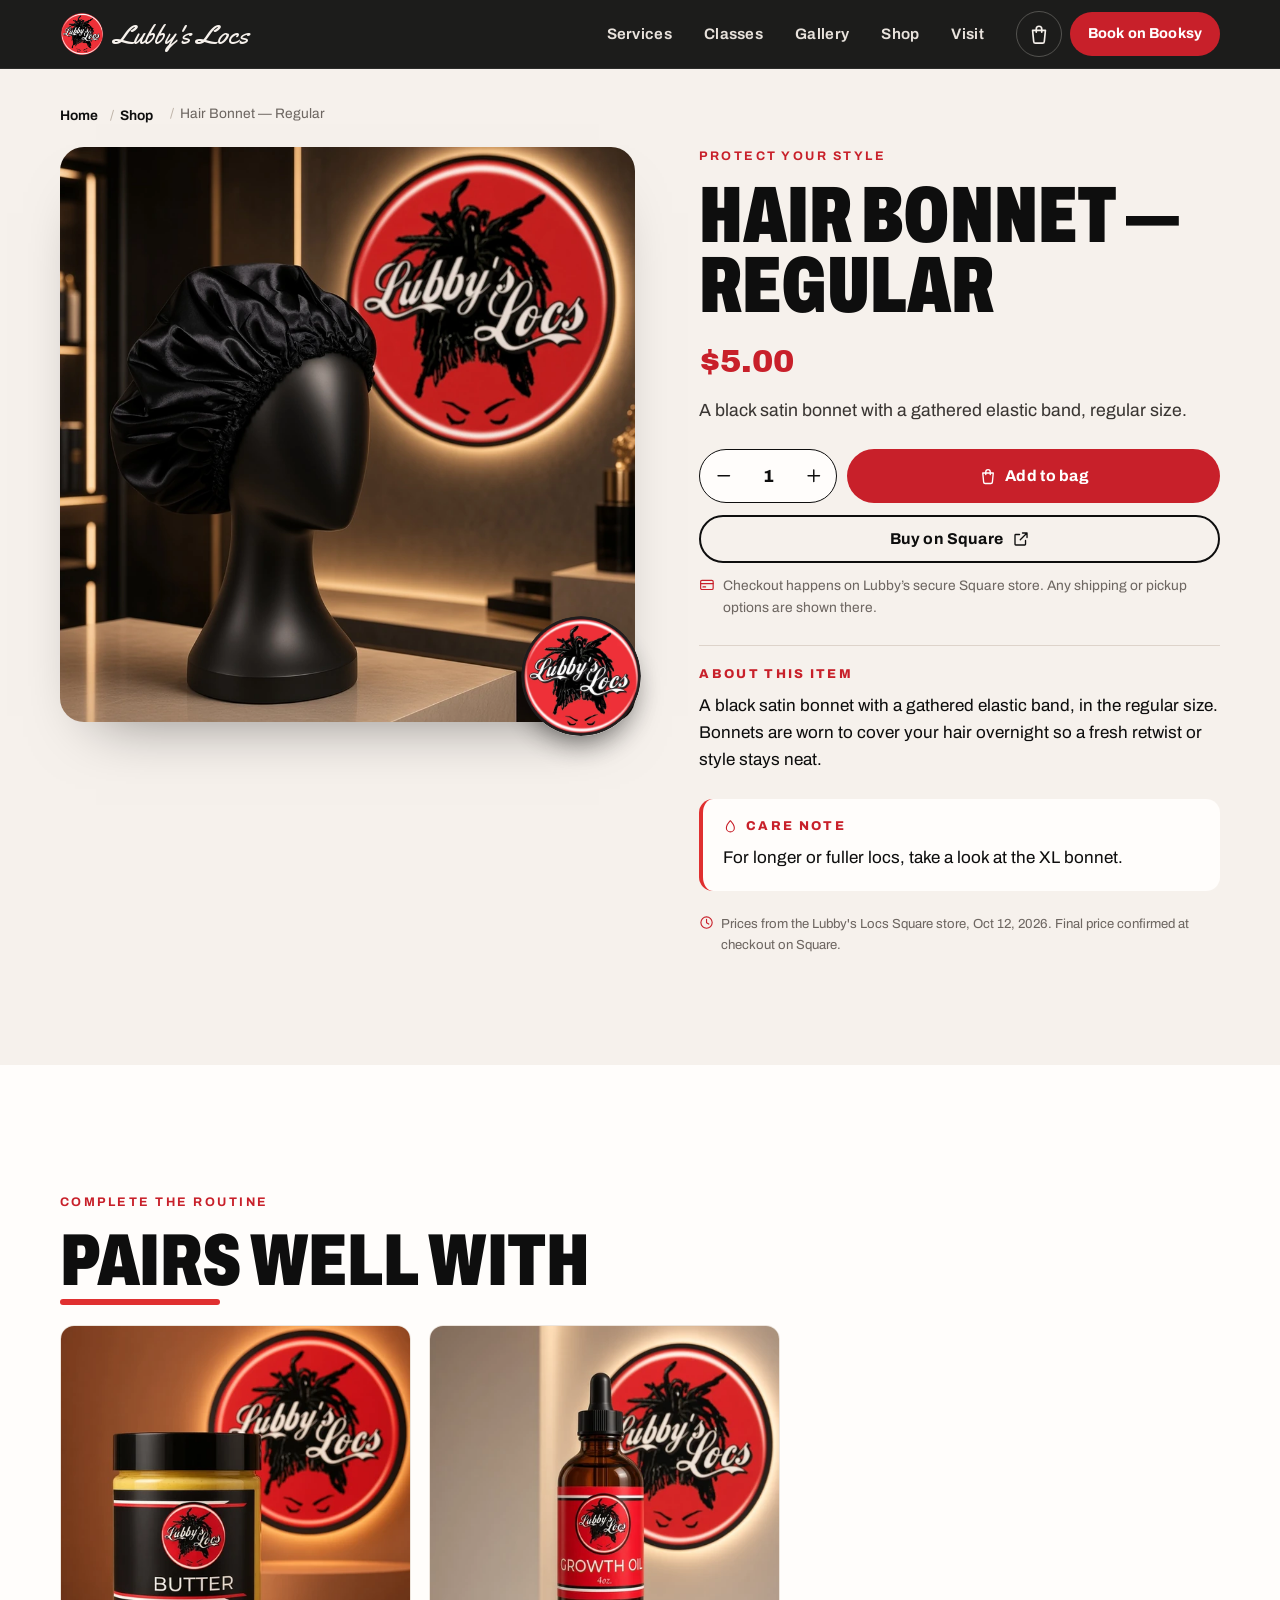
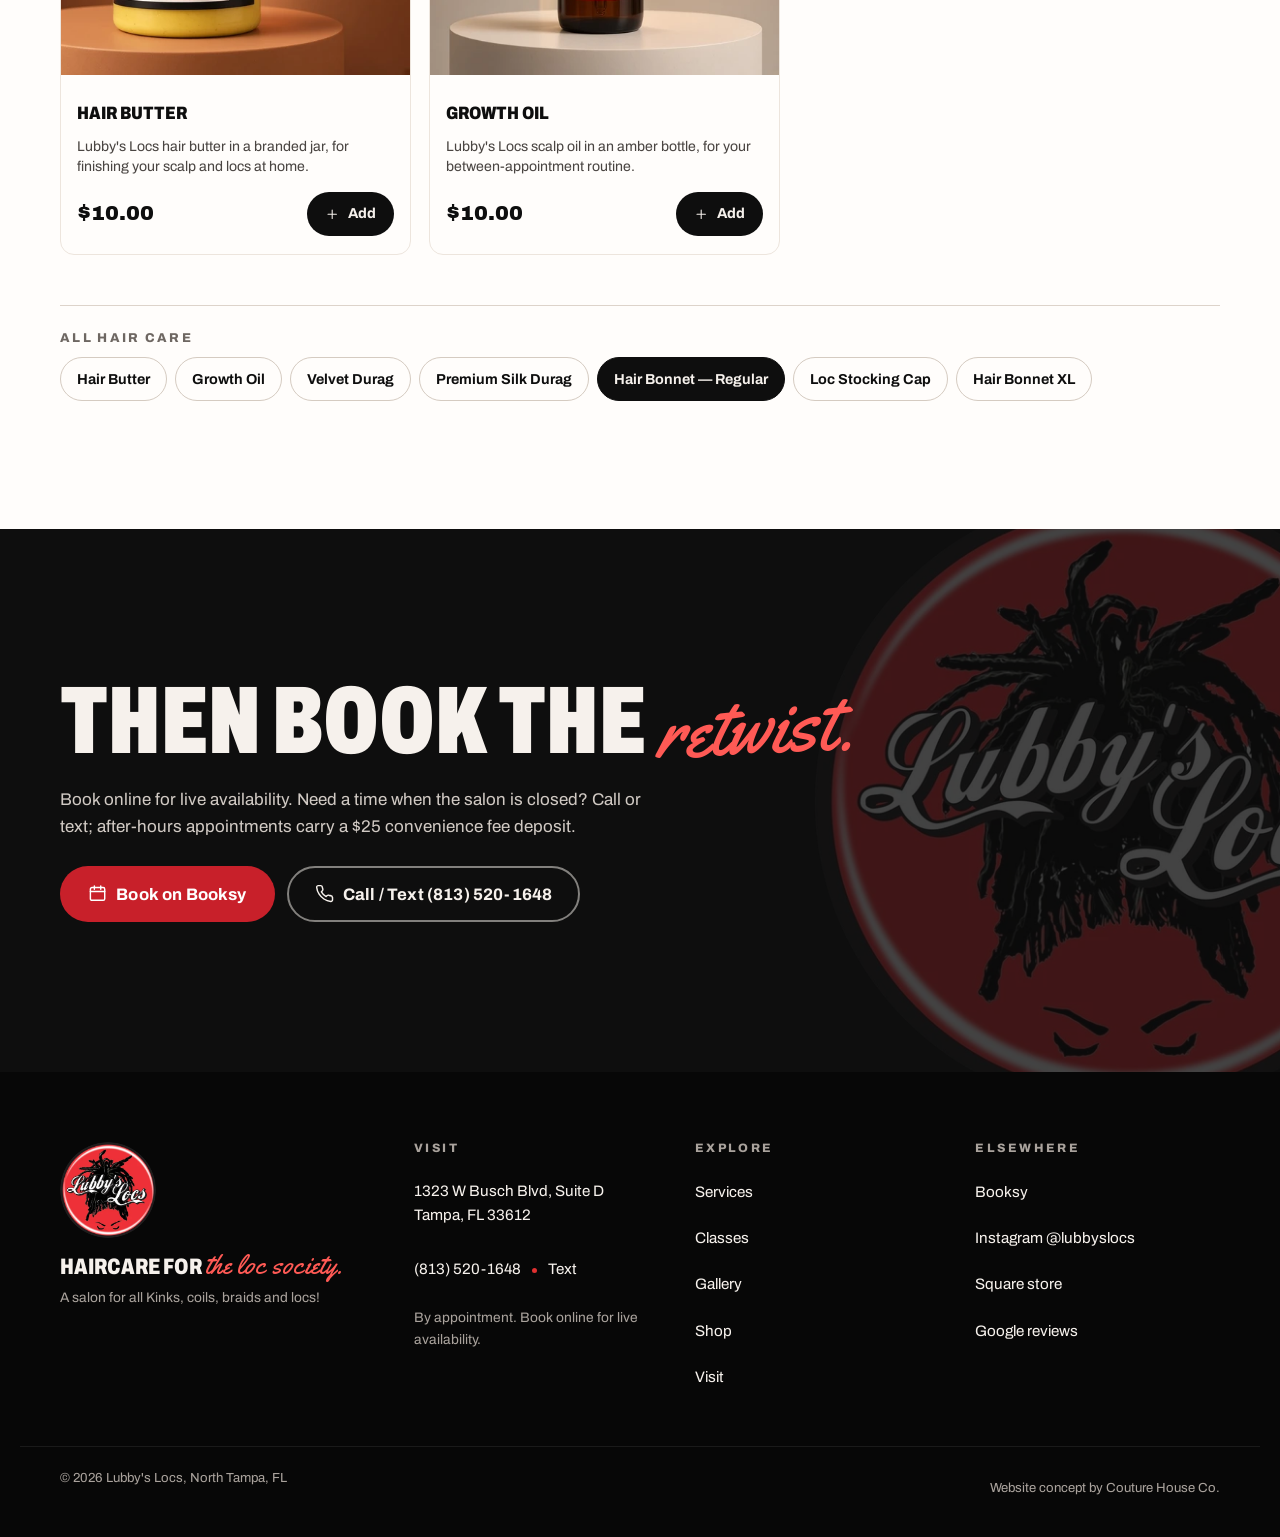
<file: shop/hair-bonnet-regular.html>
<!doctype html>
<html lang="en" data-root="../">
<head>
<meta charset="utf-8">
<meta name="viewport" content="width=device-width, initial-scale=1, viewport-fit=cover">
<title>Hair Bonnet Regular | Lubby&#x27;s Locs Hair Care, Tampa</title>
<meta name="description" content="A black satin bonnet with a gathered elastic band, regular size. $5.00 from Lubby&#x27;s Locs in Tampa. Add to your bag, check out on Square.">
<link rel="canonical" href="https://lubbys-locs-tampa.netlify.app/shop/hair-bonnet-regular.html">
<meta name="theme-color" content="#0E0E0E">
<meta name="format-detection" content="telephone=no">
<meta name="robots" content="index, follow, max-image-preview:large">
<meta property="og:type" content="website">
<meta property="og:site_name" content="Lubby's Locs">
<meta property="og:title" content="Hair Bonnet Regular | Lubby&#x27;s Locs Hair Care, Tampa">
<meta property="og:description" content="A black satin bonnet with a gathered elastic band, regular size. $5.00 from Lubby&#x27;s Locs in Tampa. Add to your bag, check out on Square.">
<meta property="og:url" content="https://lubbys-locs-tampa.netlify.app/shop/hair-bonnet-regular.html">
<meta property="og:image" content="https://lubbys-locs-tampa.netlify.app/assets/img/share-2.jpg">
<meta property="og:image:width" content="1200">
<meta property="og:image:height" content="630">
<meta property="og:image:type" content="image/jpeg">
<meta property="og:image:alt" content="Lubby's Locs, North Tampa loc salon: Welcome to the loc society. 4.9 Google, 5.0 Booksy, 486 reviews, plus Lubby's hair care shop.">
<meta property="og:locale" content="en_US">
<meta name="twitter:card" content="summary_large_image">
<meta name="twitter:title" content="Hair Bonnet Regular | Lubby&#x27;s Locs Hair Care, Tampa">
<meta name="twitter:description" content="A black satin bonnet with a gathered elastic band, regular size. $5.00 from Lubby&#x27;s Locs in Tampa. Add to your bag, check out on Square.">
<meta name="twitter:image:alt" content="Lubby's Locs, North Tampa loc salon: Welcome to the loc society. 4.9 Google, 5.0 Booksy, 486 reviews, plus Lubby's hair care shop.">
<meta name="twitter:image" content="https://lubbys-locs-tampa.netlify.app/assets/img/share-2.jpg">
<link rel="icon" href="../assets/img/favicon.svg" type="image/svg+xml">
<link rel="icon" href="../assets/img/favicon-32.png" sizes="32x32" type="image/png">
<link rel="apple-touch-icon" href="../assets/img/apple-touch-icon.png">
<link rel="manifest" href="../site.webmanifest">
<link rel="preload" href="../assets/fonts/archivo-latin-wdth-normal.woff2" as="font" type="font/woff2" crossorigin>
<link rel="preload" as="image" href="../assets/img/shop/hair-bonnet-regular.webp" fetchpriority="high">
<link rel="stylesheet" href="../assets/css/fonts.css?v=20261012a">
<link rel="stylesheet" href="../assets/css/site.css?v=20261012a">
<script src="../assets/js/js-flag.js"></script>
<script src="../assets/js/site.js?v=20261012a" defer></script>
<script type="application/ld+json">{"@context": "https://schema.org", "@type": "Product", "name": "Hair Bonnet — Regular", "description": "A black satin bonnet with a gathered elastic band, in the regular size. Bonnets are worn to cover your hair overnight so a fresh retwist or style stays neat.", "image": "https://lubbys-locs-tampa.netlify.app/assets/img/shop/hair-bonnet-regular.webp", "url": "https://lubbys-locs-tampa.netlify.app/shop/hair-bonnet-regular.html", "sku": "hair-bonnet-regular", "brand": {"@type": "Brand", "name": "Lubby's Locs"}, "offers": {"@type": "Offer", "price": "5.00", "priceCurrency": "USD", "url": "https://lubbys-locs.square.site/product/hair-bonnet-regular/5", "seller": {"@type": "Organization", "name": "Lubby's Locs"}}}</script>
<script type="application/ld+json">{"@context": "https://schema.org", "@type": "BreadcrumbList", "itemListElement": [{"@type": "ListItem", "position": 1, "name": "Home", "item": "https://lubbys-locs-tampa.netlify.app/"}, {"@type": "ListItem", "position": 2, "name": "Shop", "item": "https://lubbys-locs-tampa.netlify.app/shop.html"}, {"@type": "ListItem", "position": 3, "name": "Hair Bonnet — Regular", "item": "https://lubbys-locs-tampa.netlify.app/shop/hair-bonnet-regular.html"}]}</script>
</head>
<body>
<svg class="sprite" xmlns="http://www.w3.org/2000/svg" aria-hidden="true" focusable="false"><defs><symbol id="i-phone" viewBox="0 0 24 24" fill="none" stroke="currentColor" stroke-width="1.8" stroke-linecap="round" stroke-linejoin="round"><path d="M22 16.9v3a2 2 0 0 1-2.2 2 19.8 19.8 0 0 1-8.6-3.1 19.5 19.5 0 0 1-6-6A19.8 19.8 0 0 1 2.1 4.2 2 2 0 0 1 4.1 2h3a2 2 0 0 1 2 1.7c.1.9.4 1.8.7 2.7a2 2 0 0 1-.5 2.1L8 9.8a16 16 0 0 0 6 6l1.3-1.3a2 2 0 0 1 2.1-.4c.9.3 1.8.6 2.7.7a2 2 0 0 1 1.7 2z"/></symbol><symbol id="i-chat" viewBox="0 0 24 24" fill="none" stroke="currentColor" stroke-width="1.8" stroke-linecap="round" stroke-linejoin="round"><path d="M21 12a8 8 0 0 1-11.6 7.1L4 20.5l1.4-4.9A8 8 0 1 1 21 12z"/></symbol><symbol id="i-cal" viewBox="0 0 24 24" fill="none" stroke="currentColor" stroke-width="1.8" stroke-linecap="round" stroke-linejoin="round"><rect x="3" y="4.5" width="18" height="16" rx="2"/><path d="M3 9.5h18M8 2.5v4M16 2.5v4"/></symbol><symbol id="i-bag" viewBox="0 0 24 24" fill="none" stroke="currentColor" stroke-width="1.8" stroke-linecap="round" stroke-linejoin="round"><path d="M5 8h14l-1.2 12.1a2 2 0 0 1-2 1.9H8.2a2 2 0 0 1-2-1.9z"/><path d="M9 10V6.5a3 3 0 0 1 6 0V10"/></symbol><symbol id="i-star" viewBox="0 0 24 24" fill="none" stroke="currentColor" stroke-width="1.8" stroke-linecap="round" stroke-linejoin="round"><path d="M12 2.8l2.8 5.9 6.4.8-4.7 4.4 1.2 6.4L12 17.1l-5.7 3.2 1.2-6.4-4.7-4.4 6.4-.8z" fill="currentColor" stroke="none"/></symbol><symbol id="i-pin" viewBox="0 0 24 24" fill="none" stroke="currentColor" stroke-width="1.8" stroke-linecap="round" stroke-linejoin="round"><path d="M12 21.5s-7-6.1-7-11.5a7 7 0 0 1 14 0c0 5.4-7 11.5-7 11.5z"/><circle cx="12" cy="10" r="2.6"/></symbol><symbol id="i-close" viewBox="0 0 24 24" fill="none" stroke="currentColor" stroke-width="1.8" stroke-linecap="round" stroke-linejoin="round"><path d="M5 5l14 14M19 5L5 19"/></symbol><symbol id="i-plus" viewBox="0 0 24 24" fill="none" stroke="currentColor" stroke-width="1.8" stroke-linecap="round" stroke-linejoin="round"><path d="M12 5v14M5 12h14"/></symbol><symbol id="i-minus" viewBox="0 0 24 24" fill="none" stroke="currentColor" stroke-width="1.8" stroke-linecap="round" stroke-linejoin="round"><path d="M5 12h14"/></symbol><symbol id="i-arrow" viewBox="0 0 24 24" fill="none" stroke="currentColor" stroke-width="1.8" stroke-linecap="round" stroke-linejoin="round"><path d="M4 12h15M13 6l6 6-6 6"/></symbol><symbol id="i-out" viewBox="0 0 24 24" fill="none" stroke="currentColor" stroke-width="1.8" stroke-linecap="round" stroke-linejoin="round"><path d="M14 4h6v6M20 4l-9 9"/><path d="M18 14v5a1 1 0 0 1-1 1H5a1 1 0 0 1-1-1V7a1 1 0 0 1 1-1h5"/></symbol><symbol id="i-check" viewBox="0 0 24 24" fill="none" stroke="currentColor" stroke-width="1.8" stroke-linecap="round" stroke-linejoin="round"><path d="M4.5 12.5l5 5 10-11"/></symbol><symbol id="i-clock" viewBox="0 0 24 24" fill="none" stroke="currentColor" stroke-width="1.8" stroke-linecap="round" stroke-linejoin="round"><circle cx="12" cy="12" r="9"/><path d="M12 7v5.5l3.5 2"/></symbol><symbol id="i-card" viewBox="0 0 24 24" fill="none" stroke="currentColor" stroke-width="1.8" stroke-linecap="round" stroke-linejoin="round"><rect x="2.5" y="5" width="19" height="14" rx="2"/><path d="M2.5 10h19M6 15h4"/></symbol><symbol id="i-car" viewBox="0 0 24 24" fill="none" stroke="currentColor" stroke-width="1.8" stroke-linecap="round" stroke-linejoin="round"><path d="M5 16.5V12l2-5h10l2 5v4.5"/><path d="M3.5 16.5h17v2.5h-17z"/><circle cx="7.5" cy="13.5" r=".6"/><circle cx="16.5" cy="13.5" r=".6"/></symbol><symbol id="i-access" viewBox="0 0 24 24" fill="none" stroke="currentColor" stroke-width="1.8" stroke-linecap="round" stroke-linejoin="round"><circle cx="12" cy="4.5" r="1.8"/><path d="M6 8.5l6 1.2 6-1.2M12 9.7V14l-3.5 6.5M12 14l3.5 6.5"/></symbol><symbol id="i-wifi" viewBox="0 0 24 24" fill="none" stroke="currentColor" stroke-width="1.8" stroke-linecap="round" stroke-linejoin="round"><path d="M2.5 9a14 14 0 0 1 19 0M5.5 12.5a9.5 9.5 0 0 1 13 0M8.6 16a5 5 0 0 1 6.8 0"/><circle cx="12" cy="19.3" r=".9" fill="currentColor"/></symbol><symbol id="i-kids" viewBox="0 0 24 24" fill="none" stroke="currentColor" stroke-width="1.8" stroke-linecap="round" stroke-linejoin="round"><circle cx="12" cy="7" r="3.2"/><path d="M5.5 21a6.5 6.5 0 0 1 13 0"/><path d="M10.5 6.4h.01M13.5 6.4h.01"/></symbol><symbol id="i-scissors" viewBox="0 0 24 24" fill="none" stroke="currentColor" stroke-width="1.8" stroke-linecap="round" stroke-linejoin="round"><circle cx="6" cy="6" r="3"/><circle cx="6" cy="18" r="3"/><path d="M20 4L8.1 15.9M14.5 14.5L20 20M8.1 8.1L12 12"/></symbol><symbol id="i-loyal" viewBox="0 0 24 24" fill="none" stroke="currentColor" stroke-width="1.8" stroke-linecap="round" stroke-linejoin="round"><path d="M12 21s-8-4.8-8-11a4.5 4.5 0 0 1 8-2.8A4.5 4.5 0 0 1 20 10c0 6.2-8 11-8 11z"/></symbol><symbol id="i-insta" viewBox="0 0 24 24" fill="none" stroke="currentColor" stroke-width="1.8" stroke-linecap="round" stroke-linejoin="round"><rect x="3" y="3" width="18" height="18" rx="5"/><circle cx="12" cy="12" r="4"/><circle cx="17.5" cy="6.5" r=".8" fill="currentColor"/></symbol><symbol id="i-cap" viewBox="0 0 24 24" fill="none" stroke="currentColor" stroke-width="1.8" stroke-linecap="round" stroke-linejoin="round"><path d="M2 9l10-5 10 5-10 5z"/><path d="M6 11v5c0 1.5 3 3 6 3s6-1.5 6-3v-5"/><path d="M22 9v6"/></symbol><symbol id="i-drop" viewBox="0 0 24 24" fill="none" stroke="currentColor" stroke-width="1.8" stroke-linecap="round" stroke-linejoin="round"><path d="M12 2.8s6.5 7 6.5 11.7a6.5 6.5 0 0 1-13 0C5.5 9.8 12 2.8 12 2.8z"/></symbol><symbol id="i-menu" viewBox="0 0 24 24" fill="none" stroke="currentColor" stroke-width="1.8" stroke-linecap="round" stroke-linejoin="round"><path d="M3 7h18M3 12h18M3 17h18"/></symbol></defs></svg>
<a class="skip" href="#main">Skip to content</a>
<header class="hdr" id="top">
  <div class="wrap hdr__in">
    <a class="brand" href="../index.html" aria-label="Lubby's Locs, home">
      <img src="../assets/img/logo-disc-320.webp" width="320" height="320" alt="" class="brand__disc">
      <span class="brand__word">Lubby's Locs</span>
    </a>
    <nav class="nav" aria-label="Main"><ul><li><a href="../services.html">Services</a></li><li><a href="../classes.html">Classes</a></li><li><a href="../gallery.html">Gallery</a></li><li><a href="../shop.html">Shop</a></li><li><a href="../visit.html">Visit</a></li></ul></nav>
    <div class="hdr__act">
      <button class="bagbtn needs-js" type="button" data-bag-open aria-label="Open your bag, 0 items" aria-controls="bag" aria-expanded="false"><svg class="i" aria-hidden="true" focusable="false"><use href="#i-bag"/></svg><span class="bagbtn__n" data-bag-count></span></button>
      <a class="btn btn--red btn--sm hdr__book" href="https://booksy.com/en-us/650812_lubbys-locs_braids-locs_15761_tampa" rel="noopener">Book on Booksy</a>
      <button class="menubtn" type="button" aria-expanded="false" aria-controls="mnav" aria-label="Open menu"><svg class="i" aria-hidden="true" focusable="false"><use href="#i-menu"/></svg></button>
    </div>
  </div>
</header>
<div class="mnav" id="mnav" role="dialog" aria-modal="true" aria-label="Site menu" hidden>
  <div class="mnav__top wrap">
    <img src="../assets/img/logo-disc-320.webp" width="320" height="320" alt="" class="brand__disc">
    <button class="mnav__x" type="button" data-mnav-close aria-label="Close menu"><svg class="i" aria-hidden="true" focusable="false"><use href="#i-close"/></svg></button>
  </div>
  <nav class="wrap" aria-label="Mobile"><ul class="mnav__list"><li><a href="../index.html"><span>Home</span><svg class="i" aria-hidden="true" focusable="false"><use href="#i-arrow"/></svg></a></li><li><a href="../services.html"><span>Services</span><svg class="i" aria-hidden="true" focusable="false"><use href="#i-arrow"/></svg></a></li><li><a href="../classes.html"><span>Classes</span><svg class="i" aria-hidden="true" focusable="false"><use href="#i-arrow"/></svg></a></li><li><a href="../gallery.html"><span>Gallery</span><svg class="i" aria-hidden="true" focusable="false"><use href="#i-arrow"/></svg></a></li><li><a href="../shop.html"><span>Shop</span><svg class="i" aria-hidden="true" focusable="false"><use href="#i-arrow"/></svg></a></li><li><a href="../visit.html"><span>Visit</span><svg class="i" aria-hidden="true" focusable="false"><use href="#i-arrow"/></svg></a></li></ul></nav>
  <div class="wrap mnav__cta">
    <a class="btn btn--red" href="https://booksy.com/en-us/650812_lubbys-locs_braids-locs_15761_tampa" rel="noopener"><svg class="i" aria-hidden="true" focusable="false"><use href="#i-cal"/></svg>Book on Booksy</a>
    <a class="btn btn--line" href="tel:+18135201648"><svg class="i" aria-hidden="true" focusable="false"><use href="#i-phone"/></svg>Call (813) 520-1648</a>
    <a class="btn btn--line" href="sms:+18135201648"><svg class="i" aria-hidden="true" focusable="false"><use href="#i-chat"/></svg>Text us</a>
  </div>
</div>
<main id="main">

<div class="pd-wrap">
  <div class="wrap">
    <nav class="crumbs" aria-label="Breadcrumb"><ol><li><a href="../index.html">Home</a></li><li><a href="../shop.html">Shop</a></li><li aria-current="page">Hair Bonnet — Regular</li></ol></nav>
    <article class="pd">
      <div class="pd__media"><div class="pd__frame"><img src="../assets/img/shop/hair-bonnet-regular.webp" srcset="../assets/img/shop/hair-bonnet-regular-480.webp 480w, ../assets/img/shop/hair-bonnet-regular.webp 900w" sizes="(min-width: 1024px) 560px, 92vw" width="900" height="900" alt="Black satin hair bonnet with an elastic band on a mannequin head" fetchpriority="high" decoding="async"></div><span class="pd__stamp" aria-hidden="true"><img src="../assets/img/logo-disc-320.webp" width="320" height="320" alt="" data-spin></span></div>
      <div class="pd__info">
        <p class="kicker kicker--red">Protect your style</p>
        <h1 class="pd__h">Hair Bonnet — Regular</h1>
        <p class="pd__price">$5.00</p>
        <p class="pd__line">A black satin bonnet with a gathered elastic band, regular size.</p>
        <div class="pd__buy needs-js">
          <div class="qty" role="group" aria-label="Quantity">
            <button type="button" data-qty-step="-1" aria-label="Decrease quantity"><svg class="i" aria-hidden="true" focusable="false"><use href="#i-minus"/></svg></button>
            <input type="number" inputmode="numeric" min="1" max="20" value="1" data-qty-input aria-label="Quantity">
            <button type="button" data-qty-step="1" aria-label="Increase quantity"><svg class="i" aria-hidden="true" focusable="false"><use href="#i-plus"/></svg></button>
          </div>
          <button class="btn btn--red btn--grow" type="button" data-add="hair-bonnet-regular" data-qty-from><svg class="i" aria-hidden="true" focusable="false"><use href="#i-bag"/></svg>Add to bag</button>
        </div>
        <a class="btn btn--line-dark btn--block" href="https://lubbys-locs.square.site/product/hair-bonnet-regular/5" rel="noopener">Buy on Square<svg class="i" aria-hidden="true" focusable="false"><use href="#i-out"/></svg></a>
        <p class="pd__fine"><svg class="i" aria-hidden="true" focusable="false"><use href="#i-card"/></svg>Checkout happens on Lubby&rsquo;s secure Square store. Any shipping or pickup options are shown there.</p>
        <div class="pd__body"><h2>About this item</h2><p>A black satin bonnet with a gathered elastic band, in the regular size. Bonnets are worn to cover your hair overnight so a fresh retwist or style stays neat.</p></div>
        <div class="pd__care"><h2><svg class="i" aria-hidden="true" focusable="false"><use href="#i-drop"/></svg>Care note</h2><p>For longer or fuller locs, take a look at the XL bonnet.</p></div>
        <p class="pnote"><svg class="i" aria-hidden="true" focusable="false"><use href="#i-clock"/></svg>Prices from the Lubby's Locs Square store, Oct 12, 2026. Final price confirmed at checkout on Square.</p>
      </div>
    </article>
  </div>
</div>
<section class="sec pairs" aria-labelledby="pw-h">
  <div class="wrap">
    <p class="kicker kicker--red">Complete the routine</p>
    <h2 class="h2 wipe" id="pw-h">Pairs well with</h2>
    <ul class="pgrid pgrid--2"><li class="pcard" data-cat="care" data-price="10" data-name="Hair Butter">
  <a class="pcard__img" href="../shop/hair-butter.html" tabindex="-1" aria-hidden="true"><img src="../assets/img/shop/hair-butter.webp" srcset="../assets/img/shop/hair-butter-480.webp 480w, ../assets/img/shop/hair-butter.webp 900w" sizes="(min-width: 1024px) 300px, 50vw" width="900" height="900" alt="Jar of Lubby&#x27;s Locs hair butter with the red logo label" loading="lazy" decoding="async"></a>
  <div class="pcard__body">
    <h3 class="pcard__name"><a href="../shop/hair-butter.html">Hair Butter</a></h3>
    <p class="pcard__line">Lubby&#x27;s Locs hair butter in a branded jar, for finishing your scalp and locs at home.</p>
    <div class="pcard__row">
      <span class="pcard__price">$10.00</span>
      <button class="btn btn--ink btn--sm needs-js" type="button" data-add="hair-butter" data-qty="1" aria-label="Add Hair Butter to bag"><svg class="i" aria-hidden="true" focusable="false"><use href="#i-plus"/></svg>Add</button>
      <a class="btn btn--line btn--sm no-js-only" href="https://lubbys-locs.square.site/product/hair-butter/1" rel="noopener">Buy on Square</a>
    </div>
  </div>
</li><li class="pcard" data-cat="care" data-price="10" data-name="Growth Oil">
  <a class="pcard__img" href="../shop/growth-oil.html" tabindex="-1" aria-hidden="true"><img src="../assets/img/shop/growth-oil.webp" srcset="../assets/img/shop/growth-oil-480.webp 480w, ../assets/img/shop/growth-oil.webp 900w" sizes="(min-width: 1024px) 300px, 50vw" width="900" height="900" alt="Hand holding an amber bottle of Lubby&#x27;s Locs Growth Oil" loading="lazy" decoding="async"></a>
  <div class="pcard__body">
    <h3 class="pcard__name"><a href="../shop/growth-oil.html">Growth Oil</a></h3>
    <p class="pcard__line">Lubby&#x27;s Locs scalp oil in an amber bottle, for your between-appointment routine.</p>
    <div class="pcard__row">
      <span class="pcard__price">$10.00</span>
      <button class="btn btn--ink btn--sm needs-js" type="button" data-add="growth-oil" data-qty="1" aria-label="Add Growth Oil to bag"><svg class="i" aria-hidden="true" focusable="false"><use href="#i-plus"/></svg>Add</button>
      <a class="btn btn--line btn--sm no-js-only" href="https://lubbys-locs.square.site/product/growth-oil/2" rel="noopener">Buy on Square</a>
    </div>
  </div>
</li></ul>
    <nav class="allp" aria-label="All products"><h2 class="allp__h">All hair care</h2><ul><li><a href="hair-butter.html">Hair Butter</a></li><li><a href="growth-oil.html">Growth Oil</a></li><li><a href="velvet-durag.html">Velvet Durag</a></li><li><a href="durag-premium-silk.html">Premium Silk Durag</a></li><li><a href="hair-bonnet-regular.html" aria-current="page">Hair Bonnet — Regular</a></li><li><a href="loc-stocking-cap.html">Loc Stocking Cap</a></li><li><a href="hair-bonnet-xl.html">Hair Bonnet XL</a></li></ul></nav>
  </div>
</section>
<section class="cta" aria-labelledby="cta-h">
  <div class="cta__disc" aria-hidden="true"><img src="../assets/img/logo-disc-640.webp" width="640" height="640" alt="" loading="lazy" data-spin></div>
  <div class="wrap cta__in">
    <h2 class="cta__h" id="cta-h">Then book the <span class="script">retwist.</span></h2>
    <p class="cta__p">Book online for live availability. Need a time when the salon is closed? Call or text; after-hours appointments carry a $25 convenience fee deposit.</p>
    <div class="cta__b">
      <a class="btn btn--red btn--lg" href="https://booksy.com/en-us/650812_lubbys-locs_braids-locs_15761_tampa" rel="noopener"><svg class="i" aria-hidden="true" focusable="false"><use href="#i-cal"/></svg>Book on Booksy</a>
      <a class="btn btn--line btn--lg" href="tel:+18135201648"><svg class="i" aria-hidden="true" focusable="false"><use href="#i-phone"/></svg>Call / Text (813) 520-1648</a>
    </div>
  </div>
</section>
</main>
<footer class="ftr">
  <div class="wrap ftr__grid">
    <div class="ftr__brand">
      <img src="../assets/img/logo-disc-320.webp" width="320" height="320" alt="Lubby's Locs logo" loading="lazy" class="ftr__disc">
      <p class="ftr__tag">Haircare for <span class="script">the loc society.</span></p>
      <p class="ftr__small">A salon for all Kinks, coils, braids and locs!</p>
    </div>
    <div>
      <h2 class="ftr__h">Visit</h2>
      <address><a href="https://www.google.com/maps/search/?api=1&query=Lubby%27s+Locs+1323+W+Busch+Blvd+Suite+D+Tampa+FL+33612&query_place_id=ChIJw-md-NTHwogRBot3dB6f8Qw" rel="noopener">1323 W Busch Blvd, Suite D<br>Tampa, FL 33612</a></address>
      <p><a href="tel:+18135201648">(813) 520-1648</a> <span class="dot" aria-hidden="true"></span> <a href="sms:+18135201648">Text</a></p>
      <p class="ftr__small">By appointment. Book online for live availability.</p>
    </div>
    <div>
      <h2 class="ftr__h">Explore</h2>
      <ul class="ftr__links"><li><a href="../services.html">Services</a></li><li><a href="../classes.html">Classes</a></li><li><a href="../gallery.html">Gallery</a></li><li><a href="../shop.html">Shop</a></li><li><a href="../visit.html">Visit</a></li></ul>
    </div>
    <div>
      <h2 class="ftr__h">Elsewhere</h2>
      <ul class="ftr__links">
        <li><a href="https://booksy.com/en-us/650812_lubbys-locs_braids-locs_15761_tampa" rel="noopener">Booksy</a></li>
        <li><a href="https://www.instagram.com/lubbyslocs" rel="noopener">Instagram @lubbyslocs</a></li>
        <li><a href="https://lubbys-locs.square.site/s/shop" rel="noopener">Square store</a></li>
        <li><a href="https://search.google.com/local/reviews?placeid=ChIJw-md-NTHwogRBot3dB6f8Qw" rel="noopener">Google reviews</a></li>
      </ul>
    </div>
  </div>
  <div class="wrap ftr__base">
    <p>&copy; 2026 Lubby's Locs, North Tampa, FL</p>
    <p><a href="https://couturehouse.co" rel="noopener">Website concept by Couture House Co.</a></p>
  </div>
</footer>
<div class="mbar" aria-label="Quick actions">
  <a class="mbar__book" href="https://booksy.com/en-us/650812_lubbys-locs_braids-locs_15761_tampa" rel="noopener"><svg class="i" aria-hidden="true" focusable="false"><use href="#i-cal"/></svg>Book on Booksy</a>
  <a class="mbar__call" href="tel:+18135201648"><svg class="i" aria-hidden="true" focusable="false"><use href="#i-phone"/></svg>Call / Text</a>
</div>
<div class="scrim" data-bag-close hidden></div>
<aside class="bag" id="bag" role="dialog" aria-modal="true" aria-labelledby="bag-title" hidden>
  <div class="bag__head">
    <h2 id="bag-title" class="bag__title">Your bag</h2>
    <button class="bag__x" type="button" data-bag-close aria-label="Close bag"><svg class="i" aria-hidden="true" focusable="false"><use href="#i-close"/></svg></button>
  </div>
  <div class="bag__view" data-view="list">
    <ul class="bag__lines" data-bag-lines></ul>
    <div class="bag__empty" data-bag-empty>
      <p class="bag__emptyt">Your bag is empty.</p>
      <p>Take the care home: butter, oil, bonnets, durags and caps.</p>
      <a class="btn btn--red" href="../shop.html">Shop hair care</a>
    </div>
  </div>
  <div class="bag__view" data-view="checkout" hidden>
    <p class="bag__lead">Finish checkout on our secure Square store.</p>
    <p class="bag__sub">Lubby's Locs inventory and payments live on Square. Open each item below, set the quantity and add it to your Square cart, then check out there.</p>
    <ol class="bag__co" data-bag-co></ol>
    <p class="bag__note"><svg class="i" aria-hidden="true" focusable="false"><use href="#i-pin"/></svg><span>Rather pick up at the salon? Ask when you book or at your next appointment, or text <a href="sms:+18135201648">(813) 520-1648</a> to confirm.</span></p>
    <button class="btn btn--line btn--block" type="button" data-bag-back><svg class="i flip" aria-hidden="true" focusable="false"><use href="#i-arrow"/></svg>Back to bag</button>
  </div>
  <div class="bag__foot" data-bag-foot>
    <div class="bag__sum"><span>Subtotal</span><strong data-bag-subtotal>$0.00</strong></div>
    <p class="bag__fine">Taxes and any shipping or pickup options are shown on Square. We never collect payment details on this site.</p>
    <button class="btn btn--red btn--block" type="button" data-bag-checkout>Checkout<svg class="i" aria-hidden="true" focusable="false"><use href="#i-arrow"/></svg></button>
  </div>
</aside>
<div class="toast" role="status" aria-live="polite" data-toast></div>
</body>
</html>
</file>
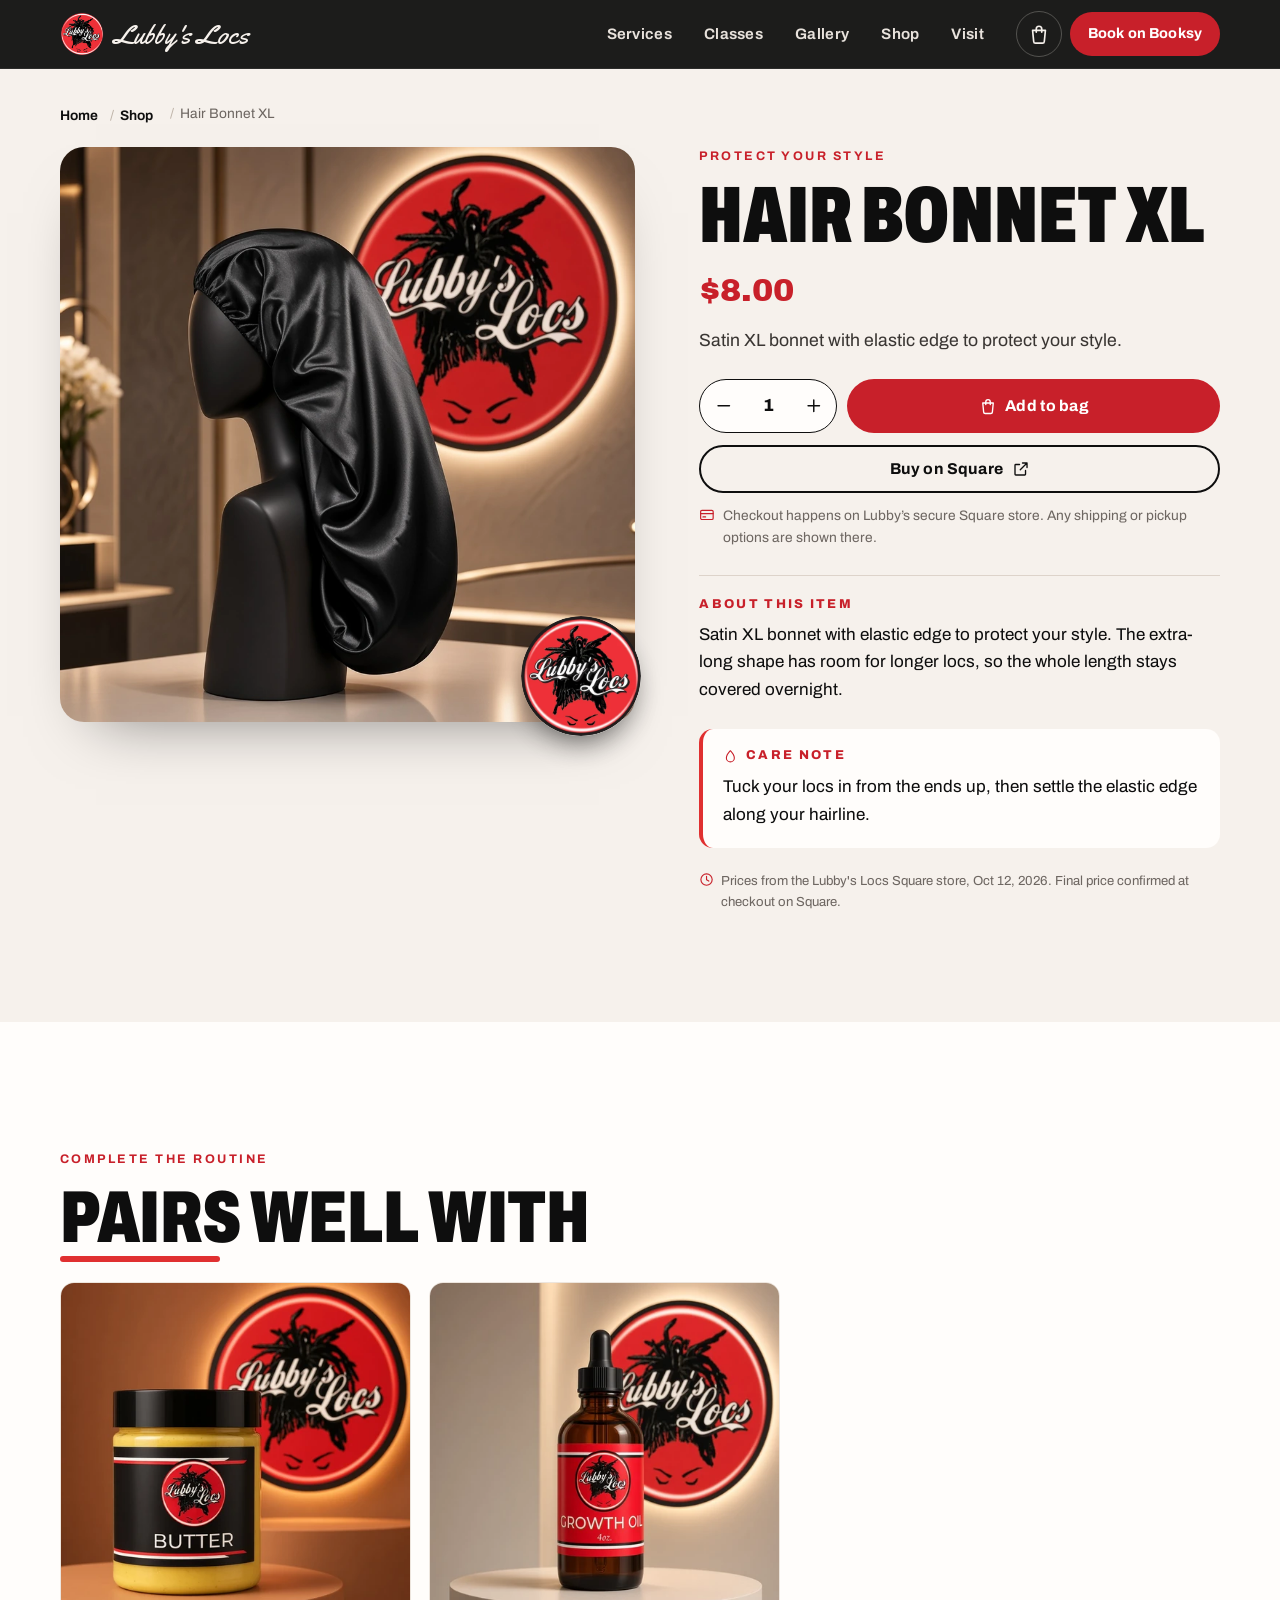
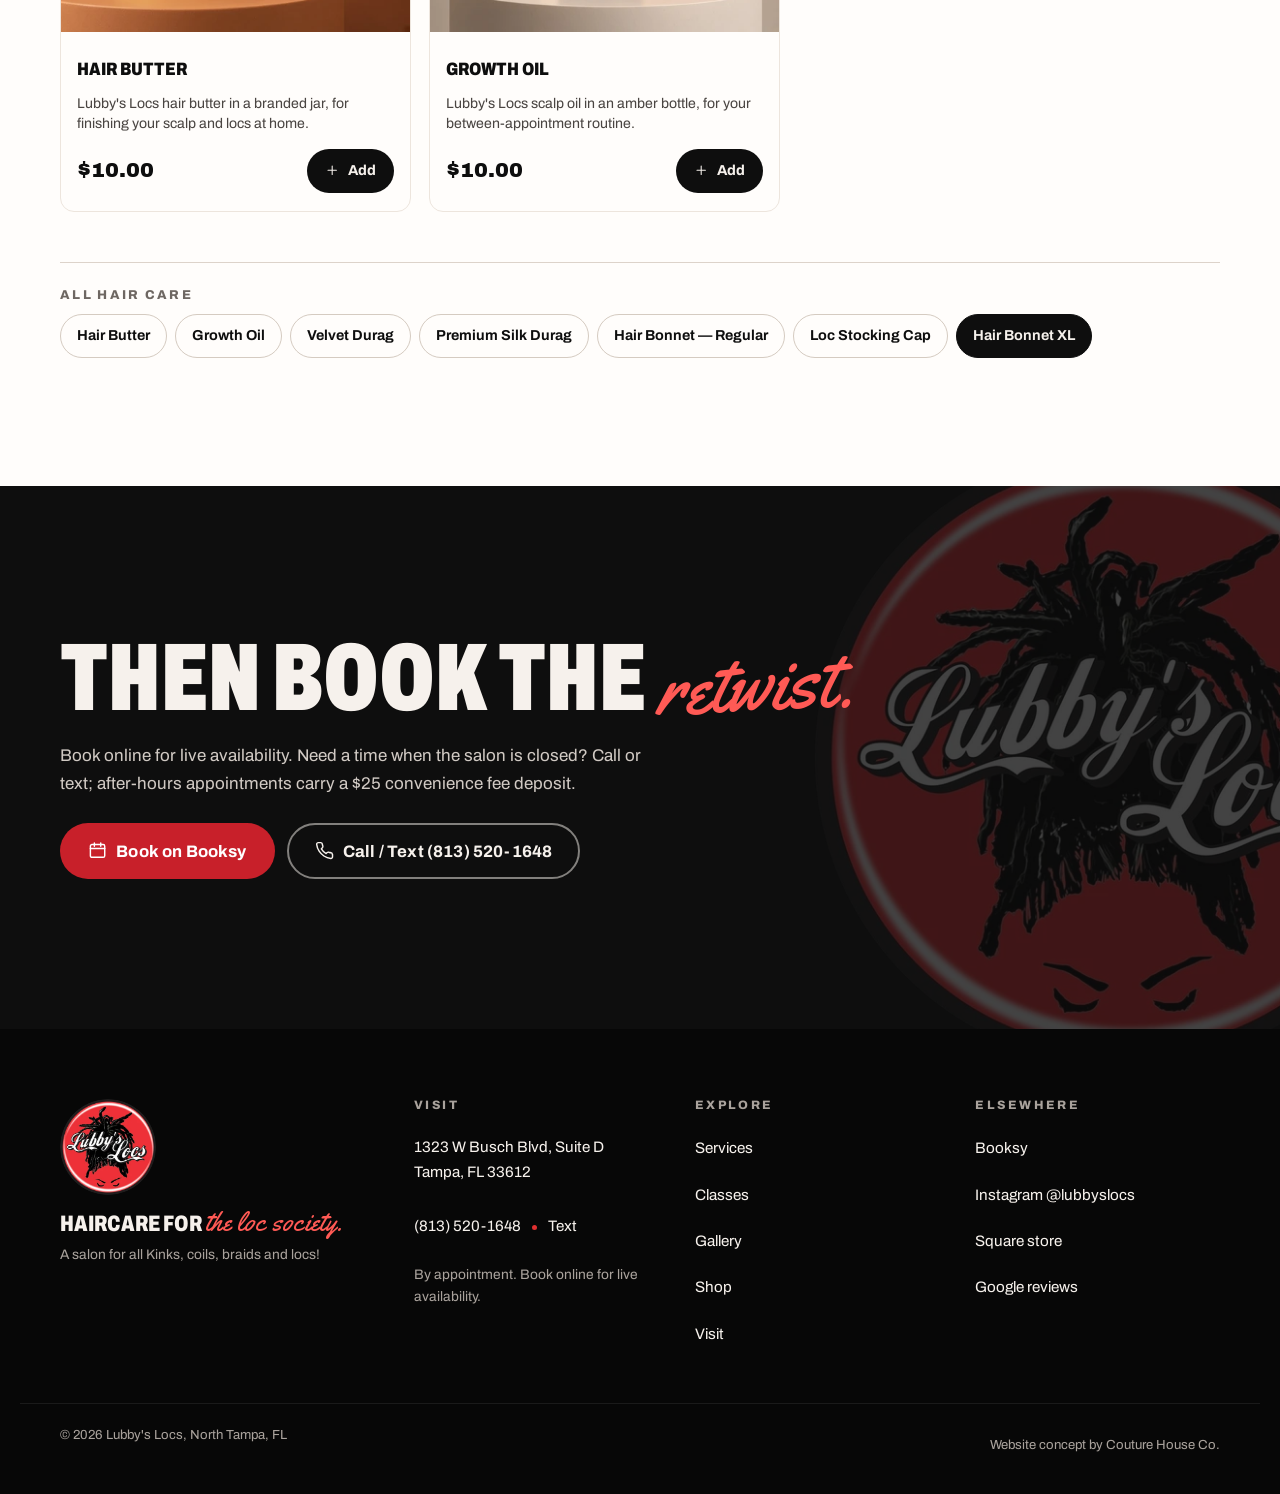
<file: shop/hair-bonnet-xl.html>
<!doctype html>
<html lang="en" data-root="../">
<head>
<meta charset="utf-8">
<meta name="viewport" content="width=device-width, initial-scale=1, viewport-fit=cover">
<title>Hair Bonnet XL | Lubby&#x27;s Locs Hair Care, Tampa</title>
<meta name="description" content="Satin XL bonnet with elastic edge to protect your style. $8.00 from Lubby&#x27;s Locs in Tampa. Add to your bag, check out on Square.">
<link rel="canonical" href="https://lubbys-locs-tampa.netlify.app/shop/hair-bonnet-xl.html">
<meta name="theme-color" content="#0E0E0E">
<meta name="format-detection" content="telephone=no">
<meta name="robots" content="index, follow, max-image-preview:large">
<meta property="og:type" content="website">
<meta property="og:site_name" content="Lubby's Locs">
<meta property="og:title" content="Hair Bonnet XL | Lubby&#x27;s Locs Hair Care, Tampa">
<meta property="og:description" content="Satin XL bonnet with elastic edge to protect your style. $8.00 from Lubby&#x27;s Locs in Tampa. Add to your bag, check out on Square.">
<meta property="og:url" content="https://lubbys-locs-tampa.netlify.app/shop/hair-bonnet-xl.html">
<meta property="og:image" content="https://lubbys-locs-tampa.netlify.app/assets/img/share-2.jpg">
<meta property="og:image:width" content="1200">
<meta property="og:image:height" content="630">
<meta property="og:image:type" content="image/jpeg">
<meta property="og:image:alt" content="Lubby's Locs, North Tampa loc salon: Welcome to the loc society. 4.9 Google, 5.0 Booksy, 486 reviews, plus Lubby's hair care shop.">
<meta property="og:locale" content="en_US">
<meta name="twitter:card" content="summary_large_image">
<meta name="twitter:title" content="Hair Bonnet XL | Lubby&#x27;s Locs Hair Care, Tampa">
<meta name="twitter:description" content="Satin XL bonnet with elastic edge to protect your style. $8.00 from Lubby&#x27;s Locs in Tampa. Add to your bag, check out on Square.">
<meta name="twitter:image:alt" content="Lubby's Locs, North Tampa loc salon: Welcome to the loc society. 4.9 Google, 5.0 Booksy, 486 reviews, plus Lubby's hair care shop.">
<meta name="twitter:image" content="https://lubbys-locs-tampa.netlify.app/assets/img/share-2.jpg">
<link rel="icon" href="../assets/img/favicon.svg" type="image/svg+xml">
<link rel="icon" href="../assets/img/favicon-32.png" sizes="32x32" type="image/png">
<link rel="apple-touch-icon" href="../assets/img/apple-touch-icon.png">
<link rel="manifest" href="../site.webmanifest">
<link rel="preload" href="../assets/fonts/archivo-latin-wdth-normal.woff2" as="font" type="font/woff2" crossorigin>
<link rel="preload" as="image" href="../assets/img/shop/hair-bonnet-xl.webp" fetchpriority="high">
<link rel="stylesheet" href="../assets/css/fonts.css?v=20261012a">
<link rel="stylesheet" href="../assets/css/site.css?v=20261012a">
<script src="../assets/js/js-flag.js"></script>
<script src="../assets/js/site.js?v=20261012a" defer></script>
<script type="application/ld+json">{"@context": "https://schema.org", "@type": "Product", "name": "Hair Bonnet XL", "description": "Satin XL bonnet with elastic edge to protect your style. The extra-long shape has room for longer locs, so the whole length stays covered overnight.", "image": "https://lubbys-locs-tampa.netlify.app/assets/img/shop/hair-bonnet-xl.webp", "url": "https://lubbys-locs-tampa.netlify.app/shop/hair-bonnet-xl.html", "sku": "hair-bonnet-xl", "brand": {"@type": "Brand", "name": "Lubby's Locs"}, "offers": {"@type": "Offer", "price": "8.00", "priceCurrency": "USD", "url": "https://lubbys-locs.square.site/product/hair-bonnet-xl/7", "seller": {"@type": "Organization", "name": "Lubby's Locs"}}}</script>
<script type="application/ld+json">{"@context": "https://schema.org", "@type": "BreadcrumbList", "itemListElement": [{"@type": "ListItem", "position": 1, "name": "Home", "item": "https://lubbys-locs-tampa.netlify.app/"}, {"@type": "ListItem", "position": 2, "name": "Shop", "item": "https://lubbys-locs-tampa.netlify.app/shop.html"}, {"@type": "ListItem", "position": 3, "name": "Hair Bonnet XL", "item": "https://lubbys-locs-tampa.netlify.app/shop/hair-bonnet-xl.html"}]}</script>
</head>
<body>
<svg class="sprite" xmlns="http://www.w3.org/2000/svg" aria-hidden="true" focusable="false"><defs><symbol id="i-phone" viewBox="0 0 24 24" fill="none" stroke="currentColor" stroke-width="1.8" stroke-linecap="round" stroke-linejoin="round"><path d="M22 16.9v3a2 2 0 0 1-2.2 2 19.8 19.8 0 0 1-8.6-3.1 19.5 19.5 0 0 1-6-6A19.8 19.8 0 0 1 2.1 4.2 2 2 0 0 1 4.1 2h3a2 2 0 0 1 2 1.7c.1.9.4 1.8.7 2.7a2 2 0 0 1-.5 2.1L8 9.8a16 16 0 0 0 6 6l1.3-1.3a2 2 0 0 1 2.1-.4c.9.3 1.8.6 2.7.7a2 2 0 0 1 1.7 2z"/></symbol><symbol id="i-chat" viewBox="0 0 24 24" fill="none" stroke="currentColor" stroke-width="1.8" stroke-linecap="round" stroke-linejoin="round"><path d="M21 12a8 8 0 0 1-11.6 7.1L4 20.5l1.4-4.9A8 8 0 1 1 21 12z"/></symbol><symbol id="i-cal" viewBox="0 0 24 24" fill="none" stroke="currentColor" stroke-width="1.8" stroke-linecap="round" stroke-linejoin="round"><rect x="3" y="4.5" width="18" height="16" rx="2"/><path d="M3 9.5h18M8 2.5v4M16 2.5v4"/></symbol><symbol id="i-bag" viewBox="0 0 24 24" fill="none" stroke="currentColor" stroke-width="1.8" stroke-linecap="round" stroke-linejoin="round"><path d="M5 8h14l-1.2 12.1a2 2 0 0 1-2 1.9H8.2a2 2 0 0 1-2-1.9z"/><path d="M9 10V6.5a3 3 0 0 1 6 0V10"/></symbol><symbol id="i-star" viewBox="0 0 24 24" fill="none" stroke="currentColor" stroke-width="1.8" stroke-linecap="round" stroke-linejoin="round"><path d="M12 2.8l2.8 5.9 6.4.8-4.7 4.4 1.2 6.4L12 17.1l-5.7 3.2 1.2-6.4-4.7-4.4 6.4-.8z" fill="currentColor" stroke="none"/></symbol><symbol id="i-pin" viewBox="0 0 24 24" fill="none" stroke="currentColor" stroke-width="1.8" stroke-linecap="round" stroke-linejoin="round"><path d="M12 21.5s-7-6.1-7-11.5a7 7 0 0 1 14 0c0 5.4-7 11.5-7 11.5z"/><circle cx="12" cy="10" r="2.6"/></symbol><symbol id="i-close" viewBox="0 0 24 24" fill="none" stroke="currentColor" stroke-width="1.8" stroke-linecap="round" stroke-linejoin="round"><path d="M5 5l14 14M19 5L5 19"/></symbol><symbol id="i-plus" viewBox="0 0 24 24" fill="none" stroke="currentColor" stroke-width="1.8" stroke-linecap="round" stroke-linejoin="round"><path d="M12 5v14M5 12h14"/></symbol><symbol id="i-minus" viewBox="0 0 24 24" fill="none" stroke="currentColor" stroke-width="1.8" stroke-linecap="round" stroke-linejoin="round"><path d="M5 12h14"/></symbol><symbol id="i-arrow" viewBox="0 0 24 24" fill="none" stroke="currentColor" stroke-width="1.8" stroke-linecap="round" stroke-linejoin="round"><path d="M4 12h15M13 6l6 6-6 6"/></symbol><symbol id="i-out" viewBox="0 0 24 24" fill="none" stroke="currentColor" stroke-width="1.8" stroke-linecap="round" stroke-linejoin="round"><path d="M14 4h6v6M20 4l-9 9"/><path d="M18 14v5a1 1 0 0 1-1 1H5a1 1 0 0 1-1-1V7a1 1 0 0 1 1-1h5"/></symbol><symbol id="i-check" viewBox="0 0 24 24" fill="none" stroke="currentColor" stroke-width="1.8" stroke-linecap="round" stroke-linejoin="round"><path d="M4.5 12.5l5 5 10-11"/></symbol><symbol id="i-clock" viewBox="0 0 24 24" fill="none" stroke="currentColor" stroke-width="1.8" stroke-linecap="round" stroke-linejoin="round"><circle cx="12" cy="12" r="9"/><path d="M12 7v5.5l3.5 2"/></symbol><symbol id="i-card" viewBox="0 0 24 24" fill="none" stroke="currentColor" stroke-width="1.8" stroke-linecap="round" stroke-linejoin="round"><rect x="2.5" y="5" width="19" height="14" rx="2"/><path d="M2.5 10h19M6 15h4"/></symbol><symbol id="i-car" viewBox="0 0 24 24" fill="none" stroke="currentColor" stroke-width="1.8" stroke-linecap="round" stroke-linejoin="round"><path d="M5 16.5V12l2-5h10l2 5v4.5"/><path d="M3.5 16.5h17v2.5h-17z"/><circle cx="7.5" cy="13.5" r=".6"/><circle cx="16.5" cy="13.5" r=".6"/></symbol><symbol id="i-access" viewBox="0 0 24 24" fill="none" stroke="currentColor" stroke-width="1.8" stroke-linecap="round" stroke-linejoin="round"><circle cx="12" cy="4.5" r="1.8"/><path d="M6 8.5l6 1.2 6-1.2M12 9.7V14l-3.5 6.5M12 14l3.5 6.5"/></symbol><symbol id="i-wifi" viewBox="0 0 24 24" fill="none" stroke="currentColor" stroke-width="1.8" stroke-linecap="round" stroke-linejoin="round"><path d="M2.5 9a14 14 0 0 1 19 0M5.5 12.5a9.5 9.5 0 0 1 13 0M8.6 16a5 5 0 0 1 6.8 0"/><circle cx="12" cy="19.3" r=".9" fill="currentColor"/></symbol><symbol id="i-kids" viewBox="0 0 24 24" fill="none" stroke="currentColor" stroke-width="1.8" stroke-linecap="round" stroke-linejoin="round"><circle cx="12" cy="7" r="3.2"/><path d="M5.5 21a6.5 6.5 0 0 1 13 0"/><path d="M10.5 6.4h.01M13.5 6.4h.01"/></symbol><symbol id="i-scissors" viewBox="0 0 24 24" fill="none" stroke="currentColor" stroke-width="1.8" stroke-linecap="round" stroke-linejoin="round"><circle cx="6" cy="6" r="3"/><circle cx="6" cy="18" r="3"/><path d="M20 4L8.1 15.9M14.5 14.5L20 20M8.1 8.1L12 12"/></symbol><symbol id="i-loyal" viewBox="0 0 24 24" fill="none" stroke="currentColor" stroke-width="1.8" stroke-linecap="round" stroke-linejoin="round"><path d="M12 21s-8-4.8-8-11a4.5 4.5 0 0 1 8-2.8A4.5 4.5 0 0 1 20 10c0 6.2-8 11-8 11z"/></symbol><symbol id="i-insta" viewBox="0 0 24 24" fill="none" stroke="currentColor" stroke-width="1.8" stroke-linecap="round" stroke-linejoin="round"><rect x="3" y="3" width="18" height="18" rx="5"/><circle cx="12" cy="12" r="4"/><circle cx="17.5" cy="6.5" r=".8" fill="currentColor"/></symbol><symbol id="i-cap" viewBox="0 0 24 24" fill="none" stroke="currentColor" stroke-width="1.8" stroke-linecap="round" stroke-linejoin="round"><path d="M2 9l10-5 10 5-10 5z"/><path d="M6 11v5c0 1.5 3 3 6 3s6-1.5 6-3v-5"/><path d="M22 9v6"/></symbol><symbol id="i-drop" viewBox="0 0 24 24" fill="none" stroke="currentColor" stroke-width="1.8" stroke-linecap="round" stroke-linejoin="round"><path d="M12 2.8s6.5 7 6.5 11.7a6.5 6.5 0 0 1-13 0C5.5 9.8 12 2.8 12 2.8z"/></symbol><symbol id="i-menu" viewBox="0 0 24 24" fill="none" stroke="currentColor" stroke-width="1.8" stroke-linecap="round" stroke-linejoin="round"><path d="M3 7h18M3 12h18M3 17h18"/></symbol></defs></svg>
<a class="skip" href="#main">Skip to content</a>
<header class="hdr" id="top">
  <div class="wrap hdr__in">
    <a class="brand" href="../index.html" aria-label="Lubby's Locs, home">
      <img src="../assets/img/logo-disc-320.webp" width="320" height="320" alt="" class="brand__disc">
      <span class="brand__word">Lubby's Locs</span>
    </a>
    <nav class="nav" aria-label="Main"><ul><li><a href="../services.html">Services</a></li><li><a href="../classes.html">Classes</a></li><li><a href="../gallery.html">Gallery</a></li><li><a href="../shop.html">Shop</a></li><li><a href="../visit.html">Visit</a></li></ul></nav>
    <div class="hdr__act">
      <button class="bagbtn needs-js" type="button" data-bag-open aria-label="Open your bag, 0 items" aria-controls="bag" aria-expanded="false"><svg class="i" aria-hidden="true" focusable="false"><use href="#i-bag"/></svg><span class="bagbtn__n" data-bag-count></span></button>
      <a class="btn btn--red btn--sm hdr__book" href="https://booksy.com/en-us/650812_lubbys-locs_braids-locs_15761_tampa" rel="noopener">Book on Booksy</a>
      <button class="menubtn" type="button" aria-expanded="false" aria-controls="mnav" aria-label="Open menu"><svg class="i" aria-hidden="true" focusable="false"><use href="#i-menu"/></svg></button>
    </div>
  </div>
</header>
<div class="mnav" id="mnav" role="dialog" aria-modal="true" aria-label="Site menu" hidden>
  <div class="mnav__top wrap">
    <img src="../assets/img/logo-disc-320.webp" width="320" height="320" alt="" class="brand__disc">
    <button class="mnav__x" type="button" data-mnav-close aria-label="Close menu"><svg class="i" aria-hidden="true" focusable="false"><use href="#i-close"/></svg></button>
  </div>
  <nav class="wrap" aria-label="Mobile"><ul class="mnav__list"><li><a href="../index.html"><span>Home</span><svg class="i" aria-hidden="true" focusable="false"><use href="#i-arrow"/></svg></a></li><li><a href="../services.html"><span>Services</span><svg class="i" aria-hidden="true" focusable="false"><use href="#i-arrow"/></svg></a></li><li><a href="../classes.html"><span>Classes</span><svg class="i" aria-hidden="true" focusable="false"><use href="#i-arrow"/></svg></a></li><li><a href="../gallery.html"><span>Gallery</span><svg class="i" aria-hidden="true" focusable="false"><use href="#i-arrow"/></svg></a></li><li><a href="../shop.html"><span>Shop</span><svg class="i" aria-hidden="true" focusable="false"><use href="#i-arrow"/></svg></a></li><li><a href="../visit.html"><span>Visit</span><svg class="i" aria-hidden="true" focusable="false"><use href="#i-arrow"/></svg></a></li></ul></nav>
  <div class="wrap mnav__cta">
    <a class="btn btn--red" href="https://booksy.com/en-us/650812_lubbys-locs_braids-locs_15761_tampa" rel="noopener"><svg class="i" aria-hidden="true" focusable="false"><use href="#i-cal"/></svg>Book on Booksy</a>
    <a class="btn btn--line" href="tel:+18135201648"><svg class="i" aria-hidden="true" focusable="false"><use href="#i-phone"/></svg>Call (813) 520-1648</a>
    <a class="btn btn--line" href="sms:+18135201648"><svg class="i" aria-hidden="true" focusable="false"><use href="#i-chat"/></svg>Text us</a>
  </div>
</div>
<main id="main">

<div class="pd-wrap">
  <div class="wrap">
    <nav class="crumbs" aria-label="Breadcrumb"><ol><li><a href="../index.html">Home</a></li><li><a href="../shop.html">Shop</a></li><li aria-current="page">Hair Bonnet XL</li></ol></nav>
    <article class="pd">
      <div class="pd__media"><div class="pd__frame"><img src="../assets/img/shop/hair-bonnet-xl.webp" srcset="../assets/img/shop/hair-bonnet-xl-480.webp 480w, ../assets/img/shop/hair-bonnet-xl.webp 900w" sizes="(min-width: 1024px) 560px, 92vw" width="900" height="900" alt="Model from behind wearing a long black satin XL bonnet over her locs" fetchpriority="high" decoding="async"></div><span class="pd__stamp" aria-hidden="true"><img src="../assets/img/logo-disc-320.webp" width="320" height="320" alt="" data-spin></span></div>
      <div class="pd__info">
        <p class="kicker kicker--red">Protect your style</p>
        <h1 class="pd__h">Hair Bonnet XL</h1>
        <p class="pd__price">$8.00</p>
        <p class="pd__line">Satin XL bonnet with elastic edge to protect your style.</p>
        <div class="pd__buy needs-js">
          <div class="qty" role="group" aria-label="Quantity">
            <button type="button" data-qty-step="-1" aria-label="Decrease quantity"><svg class="i" aria-hidden="true" focusable="false"><use href="#i-minus"/></svg></button>
            <input type="number" inputmode="numeric" min="1" max="20" value="1" data-qty-input aria-label="Quantity">
            <button type="button" data-qty-step="1" aria-label="Increase quantity"><svg class="i" aria-hidden="true" focusable="false"><use href="#i-plus"/></svg></button>
          </div>
          <button class="btn btn--red btn--grow" type="button" data-add="hair-bonnet-xl" data-qty-from><svg class="i" aria-hidden="true" focusable="false"><use href="#i-bag"/></svg>Add to bag</button>
        </div>
        <a class="btn btn--line-dark btn--block" href="https://lubbys-locs.square.site/product/hair-bonnet-xl/7" rel="noopener">Buy on Square<svg class="i" aria-hidden="true" focusable="false"><use href="#i-out"/></svg></a>
        <p class="pd__fine"><svg class="i" aria-hidden="true" focusable="false"><use href="#i-card"/></svg>Checkout happens on Lubby&rsquo;s secure Square store. Any shipping or pickup options are shown there.</p>
        <div class="pd__body"><h2>About this item</h2><p>Satin XL bonnet with elastic edge to protect your style. The extra-long shape has room for longer locs, so the whole length stays covered overnight.</p></div>
        <div class="pd__care"><h2><svg class="i" aria-hidden="true" focusable="false"><use href="#i-drop"/></svg>Care note</h2><p>Tuck your locs in from the ends up, then settle the elastic edge along your hairline.</p></div>
        <p class="pnote"><svg class="i" aria-hidden="true" focusable="false"><use href="#i-clock"/></svg>Prices from the Lubby's Locs Square store, Oct 12, 2026. Final price confirmed at checkout on Square.</p>
      </div>
    </article>
  </div>
</div>
<section class="sec pairs" aria-labelledby="pw-h">
  <div class="wrap">
    <p class="kicker kicker--red">Complete the routine</p>
    <h2 class="h2 wipe" id="pw-h">Pairs well with</h2>
    <ul class="pgrid pgrid--2"><li class="pcard" data-cat="care" data-price="10" data-name="Hair Butter">
  <a class="pcard__img" href="../shop/hair-butter.html" tabindex="-1" aria-hidden="true"><img src="../assets/img/shop/hair-butter.webp" srcset="../assets/img/shop/hair-butter-480.webp 480w, ../assets/img/shop/hair-butter.webp 900w" sizes="(min-width: 1024px) 300px, 50vw" width="900" height="900" alt="Jar of Lubby&#x27;s Locs hair butter with the red logo label" loading="lazy" decoding="async"></a>
  <div class="pcard__body">
    <h3 class="pcard__name"><a href="../shop/hair-butter.html">Hair Butter</a></h3>
    <p class="pcard__line">Lubby&#x27;s Locs hair butter in a branded jar, for finishing your scalp and locs at home.</p>
    <div class="pcard__row">
      <span class="pcard__price">$10.00</span>
      <button class="btn btn--ink btn--sm needs-js" type="button" data-add="hair-butter" data-qty="1" aria-label="Add Hair Butter to bag"><svg class="i" aria-hidden="true" focusable="false"><use href="#i-plus"/></svg>Add</button>
      <a class="btn btn--line btn--sm no-js-only" href="https://lubbys-locs.square.site/product/hair-butter/1" rel="noopener">Buy on Square</a>
    </div>
  </div>
</li><li class="pcard" data-cat="care" data-price="10" data-name="Growth Oil">
  <a class="pcard__img" href="../shop/growth-oil.html" tabindex="-1" aria-hidden="true"><img src="../assets/img/shop/growth-oil.webp" srcset="../assets/img/shop/growth-oil-480.webp 480w, ../assets/img/shop/growth-oil.webp 900w" sizes="(min-width: 1024px) 300px, 50vw" width="900" height="900" alt="Hand holding an amber bottle of Lubby&#x27;s Locs Growth Oil" loading="lazy" decoding="async"></a>
  <div class="pcard__body">
    <h3 class="pcard__name"><a href="../shop/growth-oil.html">Growth Oil</a></h3>
    <p class="pcard__line">Lubby&#x27;s Locs scalp oil in an amber bottle, for your between-appointment routine.</p>
    <div class="pcard__row">
      <span class="pcard__price">$10.00</span>
      <button class="btn btn--ink btn--sm needs-js" type="button" data-add="growth-oil" data-qty="1" aria-label="Add Growth Oil to bag"><svg class="i" aria-hidden="true" focusable="false"><use href="#i-plus"/></svg>Add</button>
      <a class="btn btn--line btn--sm no-js-only" href="https://lubbys-locs.square.site/product/growth-oil/2" rel="noopener">Buy on Square</a>
    </div>
  </div>
</li></ul>
    <nav class="allp" aria-label="All products"><h2 class="allp__h">All hair care</h2><ul><li><a href="hair-butter.html">Hair Butter</a></li><li><a href="growth-oil.html">Growth Oil</a></li><li><a href="velvet-durag.html">Velvet Durag</a></li><li><a href="durag-premium-silk.html">Premium Silk Durag</a></li><li><a href="hair-bonnet-regular.html">Hair Bonnet — Regular</a></li><li><a href="loc-stocking-cap.html">Loc Stocking Cap</a></li><li><a href="hair-bonnet-xl.html" aria-current="page">Hair Bonnet XL</a></li></ul></nav>
  </div>
</section>
<section class="cta" aria-labelledby="cta-h">
  <div class="cta__disc" aria-hidden="true"><img src="../assets/img/logo-disc-640.webp" width="640" height="640" alt="" loading="lazy" data-spin></div>
  <div class="wrap cta__in">
    <h2 class="cta__h" id="cta-h">Then book the <span class="script">retwist.</span></h2>
    <p class="cta__p">Book online for live availability. Need a time when the salon is closed? Call or text; after-hours appointments carry a $25 convenience fee deposit.</p>
    <div class="cta__b">
      <a class="btn btn--red btn--lg" href="https://booksy.com/en-us/650812_lubbys-locs_braids-locs_15761_tampa" rel="noopener"><svg class="i" aria-hidden="true" focusable="false"><use href="#i-cal"/></svg>Book on Booksy</a>
      <a class="btn btn--line btn--lg" href="tel:+18135201648"><svg class="i" aria-hidden="true" focusable="false"><use href="#i-phone"/></svg>Call / Text (813) 520-1648</a>
    </div>
  </div>
</section>
</main>
<footer class="ftr">
  <div class="wrap ftr__grid">
    <div class="ftr__brand">
      <img src="../assets/img/logo-disc-320.webp" width="320" height="320" alt="Lubby's Locs logo" loading="lazy" class="ftr__disc">
      <p class="ftr__tag">Haircare for <span class="script">the loc society.</span></p>
      <p class="ftr__small">A salon for all Kinks, coils, braids and locs!</p>
    </div>
    <div>
      <h2 class="ftr__h">Visit</h2>
      <address><a href="https://www.google.com/maps/search/?api=1&query=Lubby%27s+Locs+1323+W+Busch+Blvd+Suite+D+Tampa+FL+33612&query_place_id=ChIJw-md-NTHwogRBot3dB6f8Qw" rel="noopener">1323 W Busch Blvd, Suite D<br>Tampa, FL 33612</a></address>
      <p><a href="tel:+18135201648">(813) 520-1648</a> <span class="dot" aria-hidden="true"></span> <a href="sms:+18135201648">Text</a></p>
      <p class="ftr__small">By appointment. Book online for live availability.</p>
    </div>
    <div>
      <h2 class="ftr__h">Explore</h2>
      <ul class="ftr__links"><li><a href="../services.html">Services</a></li><li><a href="../classes.html">Classes</a></li><li><a href="../gallery.html">Gallery</a></li><li><a href="../shop.html">Shop</a></li><li><a href="../visit.html">Visit</a></li></ul>
    </div>
    <div>
      <h2 class="ftr__h">Elsewhere</h2>
      <ul class="ftr__links">
        <li><a href="https://booksy.com/en-us/650812_lubbys-locs_braids-locs_15761_tampa" rel="noopener">Booksy</a></li>
        <li><a href="https://www.instagram.com/lubbyslocs" rel="noopener">Instagram @lubbyslocs</a></li>
        <li><a href="https://lubbys-locs.square.site/s/shop" rel="noopener">Square store</a></li>
        <li><a href="https://search.google.com/local/reviews?placeid=ChIJw-md-NTHwogRBot3dB6f8Qw" rel="noopener">Google reviews</a></li>
      </ul>
    </div>
  </div>
  <div class="wrap ftr__base">
    <p>&copy; 2026 Lubby's Locs, North Tampa, FL</p>
    <p><a href="https://couturehouse.co" rel="noopener">Website concept by Couture House Co.</a></p>
  </div>
</footer>
<div class="mbar" aria-label="Quick actions">
  <a class="mbar__book" href="https://booksy.com/en-us/650812_lubbys-locs_braids-locs_15761_tampa" rel="noopener"><svg class="i" aria-hidden="true" focusable="false"><use href="#i-cal"/></svg>Book on Booksy</a>
  <a class="mbar__call" href="tel:+18135201648"><svg class="i" aria-hidden="true" focusable="false"><use href="#i-phone"/></svg>Call / Text</a>
</div>
<div class="scrim" data-bag-close hidden></div>
<aside class="bag" id="bag" role="dialog" aria-modal="true" aria-labelledby="bag-title" hidden>
  <div class="bag__head">
    <h2 id="bag-title" class="bag__title">Your bag</h2>
    <button class="bag__x" type="button" data-bag-close aria-label="Close bag"><svg class="i" aria-hidden="true" focusable="false"><use href="#i-close"/></svg></button>
  </div>
  <div class="bag__view" data-view="list">
    <ul class="bag__lines" data-bag-lines></ul>
    <div class="bag__empty" data-bag-empty>
      <p class="bag__emptyt">Your bag is empty.</p>
      <p>Take the care home: butter, oil, bonnets, durags and caps.</p>
      <a class="btn btn--red" href="../shop.html">Shop hair care</a>
    </div>
  </div>
  <div class="bag__view" data-view="checkout" hidden>
    <p class="bag__lead">Finish checkout on our secure Square store.</p>
    <p class="bag__sub">Lubby's Locs inventory and payments live on Square. Open each item below, set the quantity and add it to your Square cart, then check out there.</p>
    <ol class="bag__co" data-bag-co></ol>
    <p class="bag__note"><svg class="i" aria-hidden="true" focusable="false"><use href="#i-pin"/></svg><span>Rather pick up at the salon? Ask when you book or at your next appointment, or text <a href="sms:+18135201648">(813) 520-1648</a> to confirm.</span></p>
    <button class="btn btn--line btn--block" type="button" data-bag-back><svg class="i flip" aria-hidden="true" focusable="false"><use href="#i-arrow"/></svg>Back to bag</button>
  </div>
  <div class="bag__foot" data-bag-foot>
    <div class="bag__sum"><span>Subtotal</span><strong data-bag-subtotal>$0.00</strong></div>
    <p class="bag__fine">Taxes and any shipping or pickup options are shown on Square. We never collect payment details on this site.</p>
    <button class="btn btn--red btn--block" type="button" data-bag-checkout>Checkout<svg class="i" aria-hidden="true" focusable="false"><use href="#i-arrow"/></svg></button>
  </div>
</aside>
<div class="toast" role="status" aria-live="polite" data-toast></div>
</body>
</html>
</file>
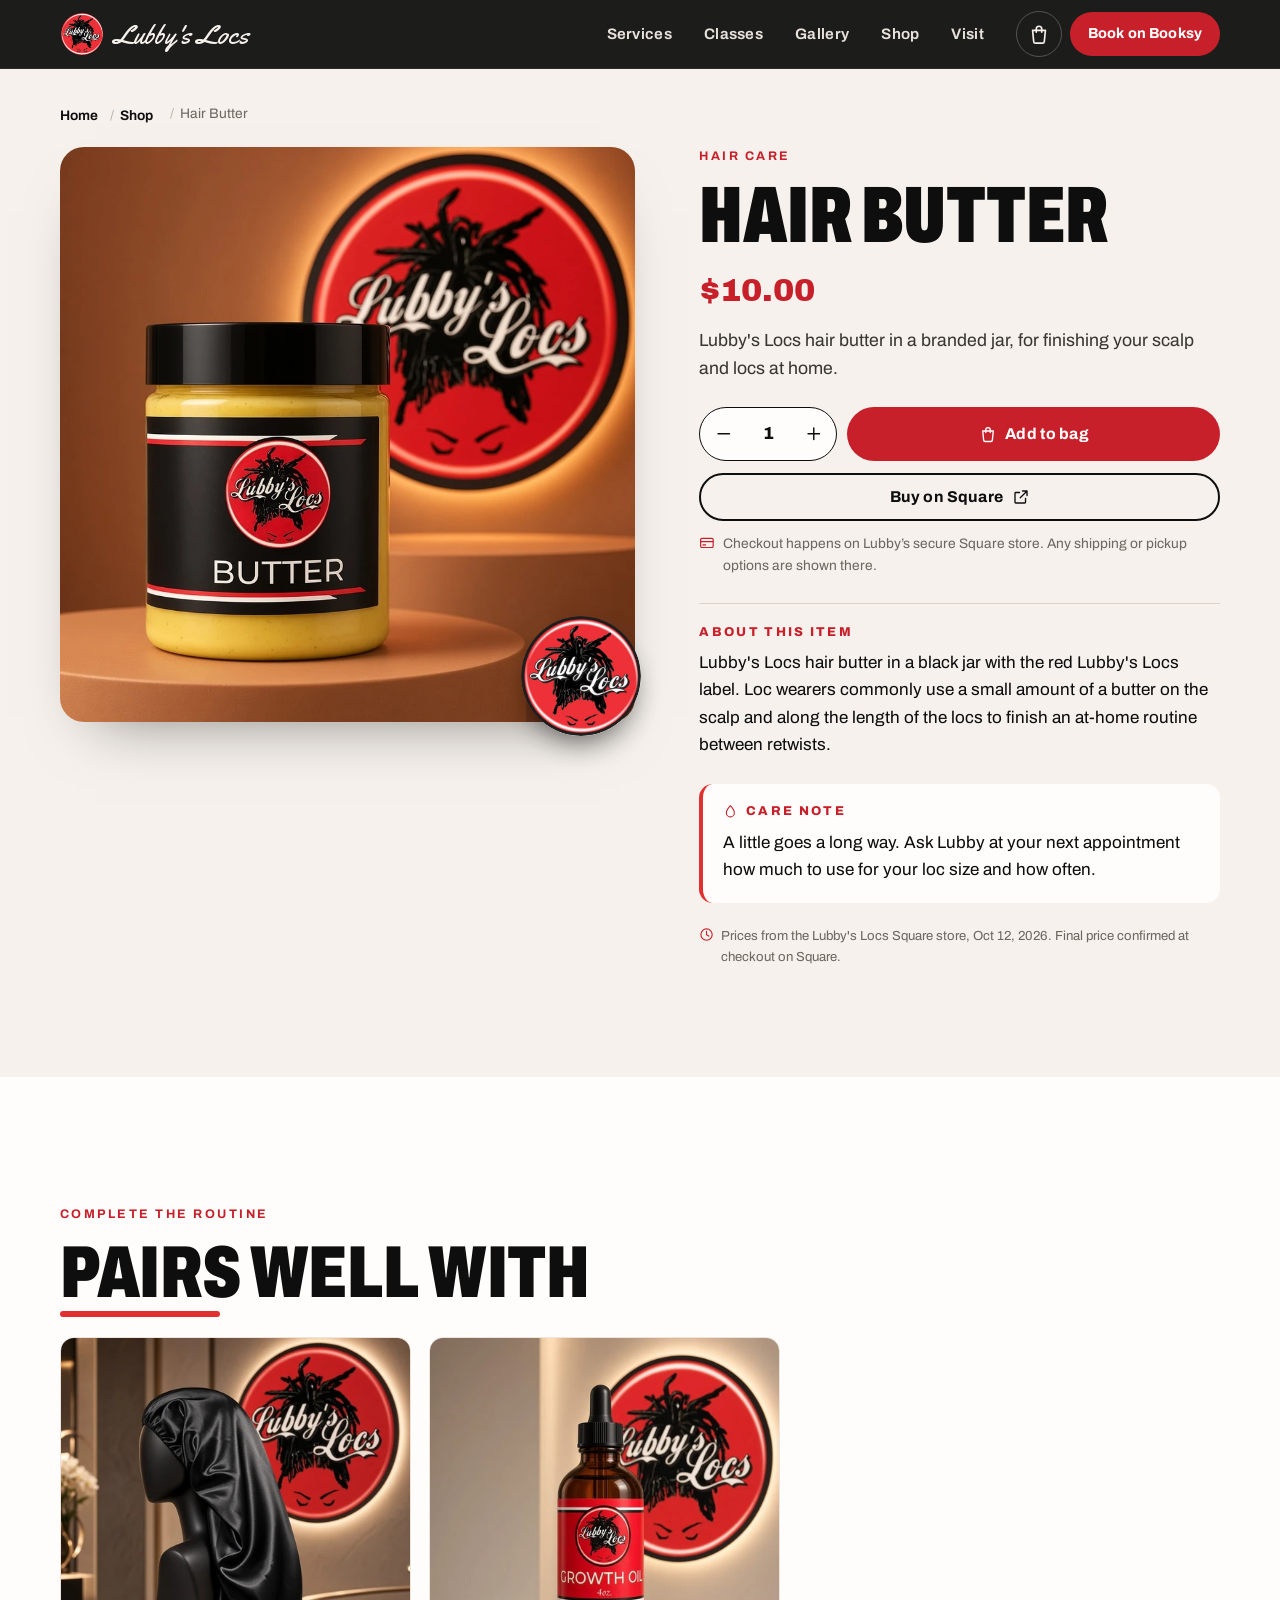
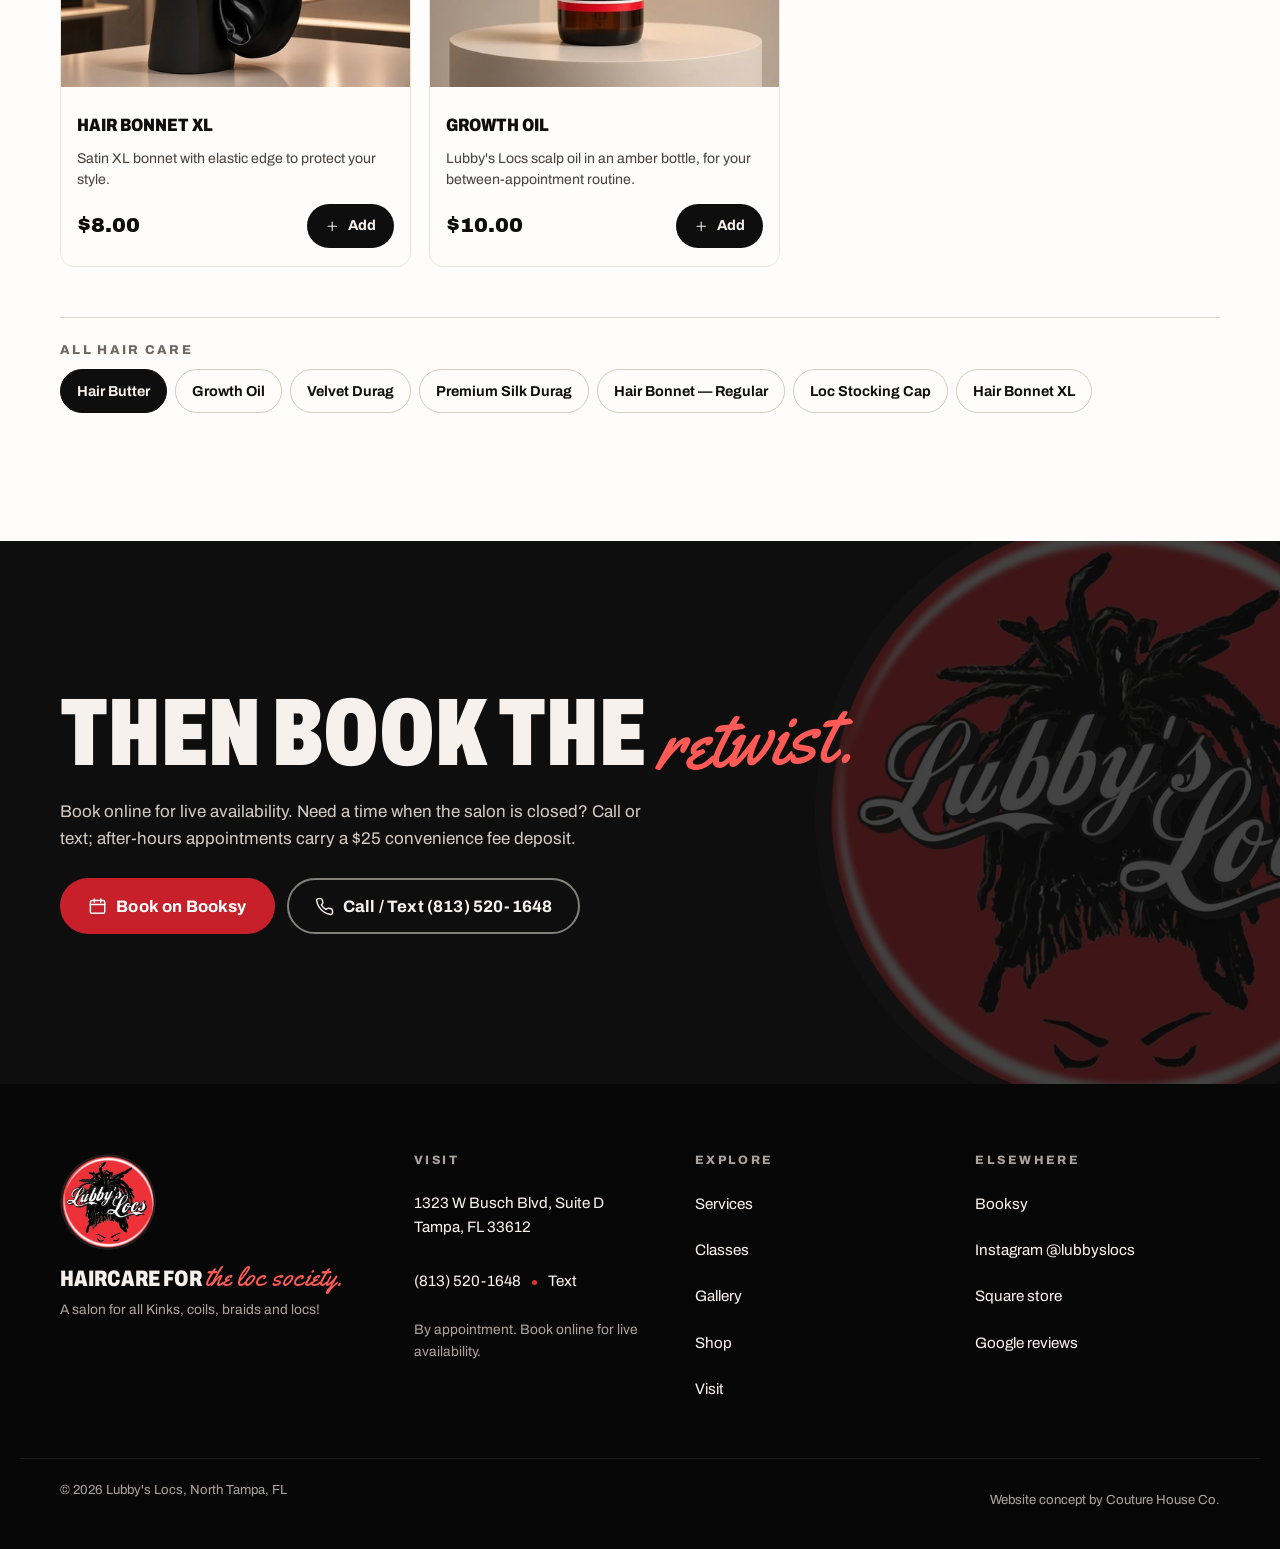
<file: shop/hair-butter.html>
<!doctype html>
<html lang="en" data-root="../">
<head>
<meta charset="utf-8">
<meta name="viewport" content="width=device-width, initial-scale=1, viewport-fit=cover">
<title>Hair Butter | Lubby&#x27;s Locs Hair Care, Tampa</title>
<meta name="description" content="Lubby&#x27;s Locs hair butter in a branded jar, for finishing your scalp and locs at home. $10.00 from Lubby&#x27;s Locs in Tampa. Add to your bag, check out on Squa">
<link rel="canonical" href="https://lubbys-locs-tampa.netlify.app/shop/hair-butter.html">
<meta name="theme-color" content="#0E0E0E">
<meta name="format-detection" content="telephone=no">
<meta name="robots" content="index, follow, max-image-preview:large">
<meta property="og:type" content="website">
<meta property="og:site_name" content="Lubby's Locs">
<meta property="og:title" content="Hair Butter | Lubby&#x27;s Locs Hair Care, Tampa">
<meta property="og:description" content="Lubby&#x27;s Locs hair butter in a branded jar, for finishing your scalp and locs at home. $10.00 from Lubby&#x27;s Locs in Tampa. Add to your bag, check out on Squa">
<meta property="og:url" content="https://lubbys-locs-tampa.netlify.app/shop/hair-butter.html">
<meta property="og:image" content="https://lubbys-locs-tampa.netlify.app/assets/img/share-2.jpg">
<meta property="og:image:width" content="1200">
<meta property="og:image:height" content="630">
<meta property="og:image:type" content="image/jpeg">
<meta property="og:image:alt" content="Lubby's Locs, North Tampa loc salon: Welcome to the loc society. 4.9 Google, 5.0 Booksy, 486 reviews, plus Lubby's hair care shop.">
<meta property="og:locale" content="en_US">
<meta name="twitter:card" content="summary_large_image">
<meta name="twitter:title" content="Hair Butter | Lubby&#x27;s Locs Hair Care, Tampa">
<meta name="twitter:description" content="Lubby&#x27;s Locs hair butter in a branded jar, for finishing your scalp and locs at home. $10.00 from Lubby&#x27;s Locs in Tampa. Add to your bag, check out on Squa">
<meta name="twitter:image:alt" content="Lubby's Locs, North Tampa loc salon: Welcome to the loc society. 4.9 Google, 5.0 Booksy, 486 reviews, plus Lubby's hair care shop.">
<meta name="twitter:image" content="https://lubbys-locs-tampa.netlify.app/assets/img/share-2.jpg">
<link rel="icon" href="../assets/img/favicon.svg" type="image/svg+xml">
<link rel="icon" href="../assets/img/favicon-32.png" sizes="32x32" type="image/png">
<link rel="apple-touch-icon" href="../assets/img/apple-touch-icon.png">
<link rel="manifest" href="../site.webmanifest">
<link rel="preload" href="../assets/fonts/archivo-latin-wdth-normal.woff2" as="font" type="font/woff2" crossorigin>
<link rel="preload" as="image" href="../assets/img/shop/hair-butter.webp" fetchpriority="high">
<link rel="stylesheet" href="../assets/css/fonts.css?v=20261012a">
<link rel="stylesheet" href="../assets/css/site.css?v=20261012a">
<script src="../assets/js/js-flag.js"></script>
<script src="../assets/js/site.js?v=20261012a" defer></script>
<script type="application/ld+json">{"@context": "https://schema.org", "@type": "Product", "name": "Hair Butter", "description": "Lubby's Locs hair butter in a black jar with the red Lubby's Locs label. Loc wearers commonly use a small amount of a butter on the scalp and along the length of the locs to finish an at-home routine between retwists.", "image": "https://lubbys-locs-tampa.netlify.app/assets/img/shop/hair-butter.webp", "url": "https://lubbys-locs-tampa.netlify.app/shop/hair-butter.html", "sku": "hair-butter", "brand": {"@type": "Brand", "name": "Lubby's Locs"}, "offers": {"@type": "Offer", "price": "10.00", "priceCurrency": "USD", "url": "https://lubbys-locs.square.site/product/hair-butter/1", "seller": {"@type": "Organization", "name": "Lubby's Locs"}}}</script>
<script type="application/ld+json">{"@context": "https://schema.org", "@type": "BreadcrumbList", "itemListElement": [{"@type": "ListItem", "position": 1, "name": "Home", "item": "https://lubbys-locs-tampa.netlify.app/"}, {"@type": "ListItem", "position": 2, "name": "Shop", "item": "https://lubbys-locs-tampa.netlify.app/shop.html"}, {"@type": "ListItem", "position": 3, "name": "Hair Butter", "item": "https://lubbys-locs-tampa.netlify.app/shop/hair-butter.html"}]}</script>
</head>
<body>
<svg class="sprite" xmlns="http://www.w3.org/2000/svg" aria-hidden="true" focusable="false"><defs><symbol id="i-phone" viewBox="0 0 24 24" fill="none" stroke="currentColor" stroke-width="1.8" stroke-linecap="round" stroke-linejoin="round"><path d="M22 16.9v3a2 2 0 0 1-2.2 2 19.8 19.8 0 0 1-8.6-3.1 19.5 19.5 0 0 1-6-6A19.8 19.8 0 0 1 2.1 4.2 2 2 0 0 1 4.1 2h3a2 2 0 0 1 2 1.7c.1.9.4 1.8.7 2.7a2 2 0 0 1-.5 2.1L8 9.8a16 16 0 0 0 6 6l1.3-1.3a2 2 0 0 1 2.1-.4c.9.3 1.8.6 2.7.7a2 2 0 0 1 1.7 2z"/></symbol><symbol id="i-chat" viewBox="0 0 24 24" fill="none" stroke="currentColor" stroke-width="1.8" stroke-linecap="round" stroke-linejoin="round"><path d="M21 12a8 8 0 0 1-11.6 7.1L4 20.5l1.4-4.9A8 8 0 1 1 21 12z"/></symbol><symbol id="i-cal" viewBox="0 0 24 24" fill="none" stroke="currentColor" stroke-width="1.8" stroke-linecap="round" stroke-linejoin="round"><rect x="3" y="4.5" width="18" height="16" rx="2"/><path d="M3 9.5h18M8 2.5v4M16 2.5v4"/></symbol><symbol id="i-bag" viewBox="0 0 24 24" fill="none" stroke="currentColor" stroke-width="1.8" stroke-linecap="round" stroke-linejoin="round"><path d="M5 8h14l-1.2 12.1a2 2 0 0 1-2 1.9H8.2a2 2 0 0 1-2-1.9z"/><path d="M9 10V6.5a3 3 0 0 1 6 0V10"/></symbol><symbol id="i-star" viewBox="0 0 24 24" fill="none" stroke="currentColor" stroke-width="1.8" stroke-linecap="round" stroke-linejoin="round"><path d="M12 2.8l2.8 5.9 6.4.8-4.7 4.4 1.2 6.4L12 17.1l-5.7 3.2 1.2-6.4-4.7-4.4 6.4-.8z" fill="currentColor" stroke="none"/></symbol><symbol id="i-pin" viewBox="0 0 24 24" fill="none" stroke="currentColor" stroke-width="1.8" stroke-linecap="round" stroke-linejoin="round"><path d="M12 21.5s-7-6.1-7-11.5a7 7 0 0 1 14 0c0 5.4-7 11.5-7 11.5z"/><circle cx="12" cy="10" r="2.6"/></symbol><symbol id="i-close" viewBox="0 0 24 24" fill="none" stroke="currentColor" stroke-width="1.8" stroke-linecap="round" stroke-linejoin="round"><path d="M5 5l14 14M19 5L5 19"/></symbol><symbol id="i-plus" viewBox="0 0 24 24" fill="none" stroke="currentColor" stroke-width="1.8" stroke-linecap="round" stroke-linejoin="round"><path d="M12 5v14M5 12h14"/></symbol><symbol id="i-minus" viewBox="0 0 24 24" fill="none" stroke="currentColor" stroke-width="1.8" stroke-linecap="round" stroke-linejoin="round"><path d="M5 12h14"/></symbol><symbol id="i-arrow" viewBox="0 0 24 24" fill="none" stroke="currentColor" stroke-width="1.8" stroke-linecap="round" stroke-linejoin="round"><path d="M4 12h15M13 6l6 6-6 6"/></symbol><symbol id="i-out" viewBox="0 0 24 24" fill="none" stroke="currentColor" stroke-width="1.8" stroke-linecap="round" stroke-linejoin="round"><path d="M14 4h6v6M20 4l-9 9"/><path d="M18 14v5a1 1 0 0 1-1 1H5a1 1 0 0 1-1-1V7a1 1 0 0 1 1-1h5"/></symbol><symbol id="i-check" viewBox="0 0 24 24" fill="none" stroke="currentColor" stroke-width="1.8" stroke-linecap="round" stroke-linejoin="round"><path d="M4.5 12.5l5 5 10-11"/></symbol><symbol id="i-clock" viewBox="0 0 24 24" fill="none" stroke="currentColor" stroke-width="1.8" stroke-linecap="round" stroke-linejoin="round"><circle cx="12" cy="12" r="9"/><path d="M12 7v5.5l3.5 2"/></symbol><symbol id="i-card" viewBox="0 0 24 24" fill="none" stroke="currentColor" stroke-width="1.8" stroke-linecap="round" stroke-linejoin="round"><rect x="2.5" y="5" width="19" height="14" rx="2"/><path d="M2.5 10h19M6 15h4"/></symbol><symbol id="i-car" viewBox="0 0 24 24" fill="none" stroke="currentColor" stroke-width="1.8" stroke-linecap="round" stroke-linejoin="round"><path d="M5 16.5V12l2-5h10l2 5v4.5"/><path d="M3.5 16.5h17v2.5h-17z"/><circle cx="7.5" cy="13.5" r=".6"/><circle cx="16.5" cy="13.5" r=".6"/></symbol><symbol id="i-access" viewBox="0 0 24 24" fill="none" stroke="currentColor" stroke-width="1.8" stroke-linecap="round" stroke-linejoin="round"><circle cx="12" cy="4.5" r="1.8"/><path d="M6 8.5l6 1.2 6-1.2M12 9.7V14l-3.5 6.5M12 14l3.5 6.5"/></symbol><symbol id="i-wifi" viewBox="0 0 24 24" fill="none" stroke="currentColor" stroke-width="1.8" stroke-linecap="round" stroke-linejoin="round"><path d="M2.5 9a14 14 0 0 1 19 0M5.5 12.5a9.5 9.5 0 0 1 13 0M8.6 16a5 5 0 0 1 6.8 0"/><circle cx="12" cy="19.3" r=".9" fill="currentColor"/></symbol><symbol id="i-kids" viewBox="0 0 24 24" fill="none" stroke="currentColor" stroke-width="1.8" stroke-linecap="round" stroke-linejoin="round"><circle cx="12" cy="7" r="3.2"/><path d="M5.5 21a6.5 6.5 0 0 1 13 0"/><path d="M10.5 6.4h.01M13.5 6.4h.01"/></symbol><symbol id="i-scissors" viewBox="0 0 24 24" fill="none" stroke="currentColor" stroke-width="1.8" stroke-linecap="round" stroke-linejoin="round"><circle cx="6" cy="6" r="3"/><circle cx="6" cy="18" r="3"/><path d="M20 4L8.1 15.9M14.5 14.5L20 20M8.1 8.1L12 12"/></symbol><symbol id="i-loyal" viewBox="0 0 24 24" fill="none" stroke="currentColor" stroke-width="1.8" stroke-linecap="round" stroke-linejoin="round"><path d="M12 21s-8-4.8-8-11a4.5 4.5 0 0 1 8-2.8A4.5 4.5 0 0 1 20 10c0 6.2-8 11-8 11z"/></symbol><symbol id="i-insta" viewBox="0 0 24 24" fill="none" stroke="currentColor" stroke-width="1.8" stroke-linecap="round" stroke-linejoin="round"><rect x="3" y="3" width="18" height="18" rx="5"/><circle cx="12" cy="12" r="4"/><circle cx="17.5" cy="6.5" r=".8" fill="currentColor"/></symbol><symbol id="i-cap" viewBox="0 0 24 24" fill="none" stroke="currentColor" stroke-width="1.8" stroke-linecap="round" stroke-linejoin="round"><path d="M2 9l10-5 10 5-10 5z"/><path d="M6 11v5c0 1.5 3 3 6 3s6-1.5 6-3v-5"/><path d="M22 9v6"/></symbol><symbol id="i-drop" viewBox="0 0 24 24" fill="none" stroke="currentColor" stroke-width="1.8" stroke-linecap="round" stroke-linejoin="round"><path d="M12 2.8s6.5 7 6.5 11.7a6.5 6.5 0 0 1-13 0C5.5 9.8 12 2.8 12 2.8z"/></symbol><symbol id="i-menu" viewBox="0 0 24 24" fill="none" stroke="currentColor" stroke-width="1.8" stroke-linecap="round" stroke-linejoin="round"><path d="M3 7h18M3 12h18M3 17h18"/></symbol></defs></svg>
<a class="skip" href="#main">Skip to content</a>
<header class="hdr" id="top">
  <div class="wrap hdr__in">
    <a class="brand" href="../index.html" aria-label="Lubby's Locs, home">
      <img src="../assets/img/logo-disc-320.webp" width="320" height="320" alt="" class="brand__disc">
      <span class="brand__word">Lubby's Locs</span>
    </a>
    <nav class="nav" aria-label="Main"><ul><li><a href="../services.html">Services</a></li><li><a href="../classes.html">Classes</a></li><li><a href="../gallery.html">Gallery</a></li><li><a href="../shop.html">Shop</a></li><li><a href="../visit.html">Visit</a></li></ul></nav>
    <div class="hdr__act">
      <button class="bagbtn needs-js" type="button" data-bag-open aria-label="Open your bag, 0 items" aria-controls="bag" aria-expanded="false"><svg class="i" aria-hidden="true" focusable="false"><use href="#i-bag"/></svg><span class="bagbtn__n" data-bag-count></span></button>
      <a class="btn btn--red btn--sm hdr__book" href="https://booksy.com/en-us/650812_lubbys-locs_braids-locs_15761_tampa" rel="noopener">Book on Booksy</a>
      <button class="menubtn" type="button" aria-expanded="false" aria-controls="mnav" aria-label="Open menu"><svg class="i" aria-hidden="true" focusable="false"><use href="#i-menu"/></svg></button>
    </div>
  </div>
</header>
<div class="mnav" id="mnav" role="dialog" aria-modal="true" aria-label="Site menu" hidden>
  <div class="mnav__top wrap">
    <img src="../assets/img/logo-disc-320.webp" width="320" height="320" alt="" class="brand__disc">
    <button class="mnav__x" type="button" data-mnav-close aria-label="Close menu"><svg class="i" aria-hidden="true" focusable="false"><use href="#i-close"/></svg></button>
  </div>
  <nav class="wrap" aria-label="Mobile"><ul class="mnav__list"><li><a href="../index.html"><span>Home</span><svg class="i" aria-hidden="true" focusable="false"><use href="#i-arrow"/></svg></a></li><li><a href="../services.html"><span>Services</span><svg class="i" aria-hidden="true" focusable="false"><use href="#i-arrow"/></svg></a></li><li><a href="../classes.html"><span>Classes</span><svg class="i" aria-hidden="true" focusable="false"><use href="#i-arrow"/></svg></a></li><li><a href="../gallery.html"><span>Gallery</span><svg class="i" aria-hidden="true" focusable="false"><use href="#i-arrow"/></svg></a></li><li><a href="../shop.html"><span>Shop</span><svg class="i" aria-hidden="true" focusable="false"><use href="#i-arrow"/></svg></a></li><li><a href="../visit.html"><span>Visit</span><svg class="i" aria-hidden="true" focusable="false"><use href="#i-arrow"/></svg></a></li></ul></nav>
  <div class="wrap mnav__cta">
    <a class="btn btn--red" href="https://booksy.com/en-us/650812_lubbys-locs_braids-locs_15761_tampa" rel="noopener"><svg class="i" aria-hidden="true" focusable="false"><use href="#i-cal"/></svg>Book on Booksy</a>
    <a class="btn btn--line" href="tel:+18135201648"><svg class="i" aria-hidden="true" focusable="false"><use href="#i-phone"/></svg>Call (813) 520-1648</a>
    <a class="btn btn--line" href="sms:+18135201648"><svg class="i" aria-hidden="true" focusable="false"><use href="#i-chat"/></svg>Text us</a>
  </div>
</div>
<main id="main">

<div class="pd-wrap">
  <div class="wrap">
    <nav class="crumbs" aria-label="Breadcrumb"><ol><li><a href="../index.html">Home</a></li><li><a href="../shop.html">Shop</a></li><li aria-current="page">Hair Butter</li></ol></nav>
    <article class="pd">
      <div class="pd__media"><div class="pd__frame"><img src="../assets/img/shop/hair-butter.webp" srcset="../assets/img/shop/hair-butter-480.webp 480w, ../assets/img/shop/hair-butter.webp 900w" sizes="(min-width: 1024px) 560px, 92vw" width="900" height="900" alt="Jar of Lubby&#x27;s Locs hair butter with the red logo label" fetchpriority="high" decoding="async"></div><span class="pd__stamp" aria-hidden="true"><img src="../assets/img/logo-disc-320.webp" width="320" height="320" alt="" data-spin></span></div>
      <div class="pd__info">
        <p class="kicker kicker--red">Hair care</p>
        <h1 class="pd__h">Hair Butter</h1>
        <p class="pd__price">$10.00</p>
        <p class="pd__line">Lubby&#x27;s Locs hair butter in a branded jar, for finishing your scalp and locs at home.</p>
        <div class="pd__buy needs-js">
          <div class="qty" role="group" aria-label="Quantity">
            <button type="button" data-qty-step="-1" aria-label="Decrease quantity"><svg class="i" aria-hidden="true" focusable="false"><use href="#i-minus"/></svg></button>
            <input type="number" inputmode="numeric" min="1" max="20" value="1" data-qty-input aria-label="Quantity">
            <button type="button" data-qty-step="1" aria-label="Increase quantity"><svg class="i" aria-hidden="true" focusable="false"><use href="#i-plus"/></svg></button>
          </div>
          <button class="btn btn--red btn--grow" type="button" data-add="hair-butter" data-qty-from><svg class="i" aria-hidden="true" focusable="false"><use href="#i-bag"/></svg>Add to bag</button>
        </div>
        <a class="btn btn--line-dark btn--block" href="https://lubbys-locs.square.site/product/hair-butter/1" rel="noopener">Buy on Square<svg class="i" aria-hidden="true" focusable="false"><use href="#i-out"/></svg></a>
        <p class="pd__fine"><svg class="i" aria-hidden="true" focusable="false"><use href="#i-card"/></svg>Checkout happens on Lubby&rsquo;s secure Square store. Any shipping or pickup options are shown there.</p>
        <div class="pd__body"><h2>About this item</h2><p>Lubby&#x27;s Locs hair butter in a black jar with the red Lubby&#x27;s Locs label. Loc wearers commonly use a small amount of a butter on the scalp and along the length of the locs to finish an at-home routine between retwists.</p></div>
        <div class="pd__care"><h2><svg class="i" aria-hidden="true" focusable="false"><use href="#i-drop"/></svg>Care note</h2><p>A little goes a long way. Ask Lubby at your next appointment how much to use for your loc size and how often.</p></div>
        <p class="pnote"><svg class="i" aria-hidden="true" focusable="false"><use href="#i-clock"/></svg>Prices from the Lubby's Locs Square store, Oct 12, 2026. Final price confirmed at checkout on Square.</p>
      </div>
    </article>
  </div>
</div>
<section class="sec pairs" aria-labelledby="pw-h">
  <div class="wrap">
    <p class="kicker kicker--red">Complete the routine</p>
    <h2 class="h2 wipe" id="pw-h">Pairs well with</h2>
    <ul class="pgrid pgrid--2"><li class="pcard" data-cat="protect" data-price="8" data-name="Hair Bonnet XL">
  <a class="pcard__img" href="../shop/hair-bonnet-xl.html" tabindex="-1" aria-hidden="true"><img src="../assets/img/shop/hair-bonnet-xl.webp" srcset="../assets/img/shop/hair-bonnet-xl-480.webp 480w, ../assets/img/shop/hair-bonnet-xl.webp 900w" sizes="(min-width: 1024px) 300px, 50vw" width="900" height="900" alt="Model from behind wearing a long black satin XL bonnet over her locs" loading="lazy" decoding="async"></a>
  <div class="pcard__body">
    <h3 class="pcard__name"><a href="../shop/hair-bonnet-xl.html">Hair Bonnet XL</a></h3>
    <p class="pcard__line">Satin XL bonnet with elastic edge to protect your style.</p>
    <div class="pcard__row">
      <span class="pcard__price">$8.00</span>
      <button class="btn btn--ink btn--sm needs-js" type="button" data-add="hair-bonnet-xl" data-qty="1" aria-label="Add Hair Bonnet XL to bag"><svg class="i" aria-hidden="true" focusable="false"><use href="#i-plus"/></svg>Add</button>
      <a class="btn btn--line btn--sm no-js-only" href="https://lubbys-locs.square.site/product/hair-bonnet-xl/7" rel="noopener">Buy on Square</a>
    </div>
  </div>
</li><li class="pcard" data-cat="care" data-price="10" data-name="Growth Oil">
  <a class="pcard__img" href="../shop/growth-oil.html" tabindex="-1" aria-hidden="true"><img src="../assets/img/shop/growth-oil.webp" srcset="../assets/img/shop/growth-oil-480.webp 480w, ../assets/img/shop/growth-oil.webp 900w" sizes="(min-width: 1024px) 300px, 50vw" width="900" height="900" alt="Hand holding an amber bottle of Lubby&#x27;s Locs Growth Oil" loading="lazy" decoding="async"></a>
  <div class="pcard__body">
    <h3 class="pcard__name"><a href="../shop/growth-oil.html">Growth Oil</a></h3>
    <p class="pcard__line">Lubby&#x27;s Locs scalp oil in an amber bottle, for your between-appointment routine.</p>
    <div class="pcard__row">
      <span class="pcard__price">$10.00</span>
      <button class="btn btn--ink btn--sm needs-js" type="button" data-add="growth-oil" data-qty="1" aria-label="Add Growth Oil to bag"><svg class="i" aria-hidden="true" focusable="false"><use href="#i-plus"/></svg>Add</button>
      <a class="btn btn--line btn--sm no-js-only" href="https://lubbys-locs.square.site/product/growth-oil/2" rel="noopener">Buy on Square</a>
    </div>
  </div>
</li></ul>
    <nav class="allp" aria-label="All products"><h2 class="allp__h">All hair care</h2><ul><li><a href="hair-butter.html" aria-current="page">Hair Butter</a></li><li><a href="growth-oil.html">Growth Oil</a></li><li><a href="velvet-durag.html">Velvet Durag</a></li><li><a href="durag-premium-silk.html">Premium Silk Durag</a></li><li><a href="hair-bonnet-regular.html">Hair Bonnet — Regular</a></li><li><a href="loc-stocking-cap.html">Loc Stocking Cap</a></li><li><a href="hair-bonnet-xl.html">Hair Bonnet XL</a></li></ul></nav>
  </div>
</section>
<section class="cta" aria-labelledby="cta-h">
  <div class="cta__disc" aria-hidden="true"><img src="../assets/img/logo-disc-640.webp" width="640" height="640" alt="" loading="lazy" data-spin></div>
  <div class="wrap cta__in">
    <h2 class="cta__h" id="cta-h">Then book the <span class="script">retwist.</span></h2>
    <p class="cta__p">Book online for live availability. Need a time when the salon is closed? Call or text; after-hours appointments carry a $25 convenience fee deposit.</p>
    <div class="cta__b">
      <a class="btn btn--red btn--lg" href="https://booksy.com/en-us/650812_lubbys-locs_braids-locs_15761_tampa" rel="noopener"><svg class="i" aria-hidden="true" focusable="false"><use href="#i-cal"/></svg>Book on Booksy</a>
      <a class="btn btn--line btn--lg" href="tel:+18135201648"><svg class="i" aria-hidden="true" focusable="false"><use href="#i-phone"/></svg>Call / Text (813) 520-1648</a>
    </div>
  </div>
</section>
</main>
<footer class="ftr">
  <div class="wrap ftr__grid">
    <div class="ftr__brand">
      <img src="../assets/img/logo-disc-320.webp" width="320" height="320" alt="Lubby's Locs logo" loading="lazy" class="ftr__disc">
      <p class="ftr__tag">Haircare for <span class="script">the loc society.</span></p>
      <p class="ftr__small">A salon for all Kinks, coils, braids and locs!</p>
    </div>
    <div>
      <h2 class="ftr__h">Visit</h2>
      <address><a href="https://www.google.com/maps/search/?api=1&query=Lubby%27s+Locs+1323+W+Busch+Blvd+Suite+D+Tampa+FL+33612&query_place_id=ChIJw-md-NTHwogRBot3dB6f8Qw" rel="noopener">1323 W Busch Blvd, Suite D<br>Tampa, FL 33612</a></address>
      <p><a href="tel:+18135201648">(813) 520-1648</a> <span class="dot" aria-hidden="true"></span> <a href="sms:+18135201648">Text</a></p>
      <p class="ftr__small">By appointment. Book online for live availability.</p>
    </div>
    <div>
      <h2 class="ftr__h">Explore</h2>
      <ul class="ftr__links"><li><a href="../services.html">Services</a></li><li><a href="../classes.html">Classes</a></li><li><a href="../gallery.html">Gallery</a></li><li><a href="../shop.html">Shop</a></li><li><a href="../visit.html">Visit</a></li></ul>
    </div>
    <div>
      <h2 class="ftr__h">Elsewhere</h2>
      <ul class="ftr__links">
        <li><a href="https://booksy.com/en-us/650812_lubbys-locs_braids-locs_15761_tampa" rel="noopener">Booksy</a></li>
        <li><a href="https://www.instagram.com/lubbyslocs" rel="noopener">Instagram @lubbyslocs</a></li>
        <li><a href="https://lubbys-locs.square.site/s/shop" rel="noopener">Square store</a></li>
        <li><a href="https://search.google.com/local/reviews?placeid=ChIJw-md-NTHwogRBot3dB6f8Qw" rel="noopener">Google reviews</a></li>
      </ul>
    </div>
  </div>
  <div class="wrap ftr__base">
    <p>&copy; 2026 Lubby's Locs, North Tampa, FL</p>
    <p><a href="https://couturehouse.co" rel="noopener">Website concept by Couture House Co.</a></p>
  </div>
</footer>
<div class="mbar" aria-label="Quick actions">
  <a class="mbar__book" href="https://booksy.com/en-us/650812_lubbys-locs_braids-locs_15761_tampa" rel="noopener"><svg class="i" aria-hidden="true" focusable="false"><use href="#i-cal"/></svg>Book on Booksy</a>
  <a class="mbar__call" href="tel:+18135201648"><svg class="i" aria-hidden="true" focusable="false"><use href="#i-phone"/></svg>Call / Text</a>
</div>
<div class="scrim" data-bag-close hidden></div>
<aside class="bag" id="bag" role="dialog" aria-modal="true" aria-labelledby="bag-title" hidden>
  <div class="bag__head">
    <h2 id="bag-title" class="bag__title">Your bag</h2>
    <button class="bag__x" type="button" data-bag-close aria-label="Close bag"><svg class="i" aria-hidden="true" focusable="false"><use href="#i-close"/></svg></button>
  </div>
  <div class="bag__view" data-view="list">
    <ul class="bag__lines" data-bag-lines></ul>
    <div class="bag__empty" data-bag-empty>
      <p class="bag__emptyt">Your bag is empty.</p>
      <p>Take the care home: butter, oil, bonnets, durags and caps.</p>
      <a class="btn btn--red" href="../shop.html">Shop hair care</a>
    </div>
  </div>
  <div class="bag__view" data-view="checkout" hidden>
    <p class="bag__lead">Finish checkout on our secure Square store.</p>
    <p class="bag__sub">Lubby's Locs inventory and payments live on Square. Open each item below, set the quantity and add it to your Square cart, then check out there.</p>
    <ol class="bag__co" data-bag-co></ol>
    <p class="bag__note"><svg class="i" aria-hidden="true" focusable="false"><use href="#i-pin"/></svg><span>Rather pick up at the salon? Ask when you book or at your next appointment, or text <a href="sms:+18135201648">(813) 520-1648</a> to confirm.</span></p>
    <button class="btn btn--line btn--block" type="button" data-bag-back><svg class="i flip" aria-hidden="true" focusable="false"><use href="#i-arrow"/></svg>Back to bag</button>
  </div>
  <div class="bag__foot" data-bag-foot>
    <div class="bag__sum"><span>Subtotal</span><strong data-bag-subtotal>$0.00</strong></div>
    <p class="bag__fine">Taxes and any shipping or pickup options are shown on Square. We never collect payment details on this site.</p>
    <button class="btn btn--red btn--block" type="button" data-bag-checkout>Checkout<svg class="i" aria-hidden="true" focusable="false"><use href="#i-arrow"/></svg></button>
  </div>
</aside>
<div class="toast" role="status" aria-live="polite" data-toast></div>
</body>
</html>
</file>
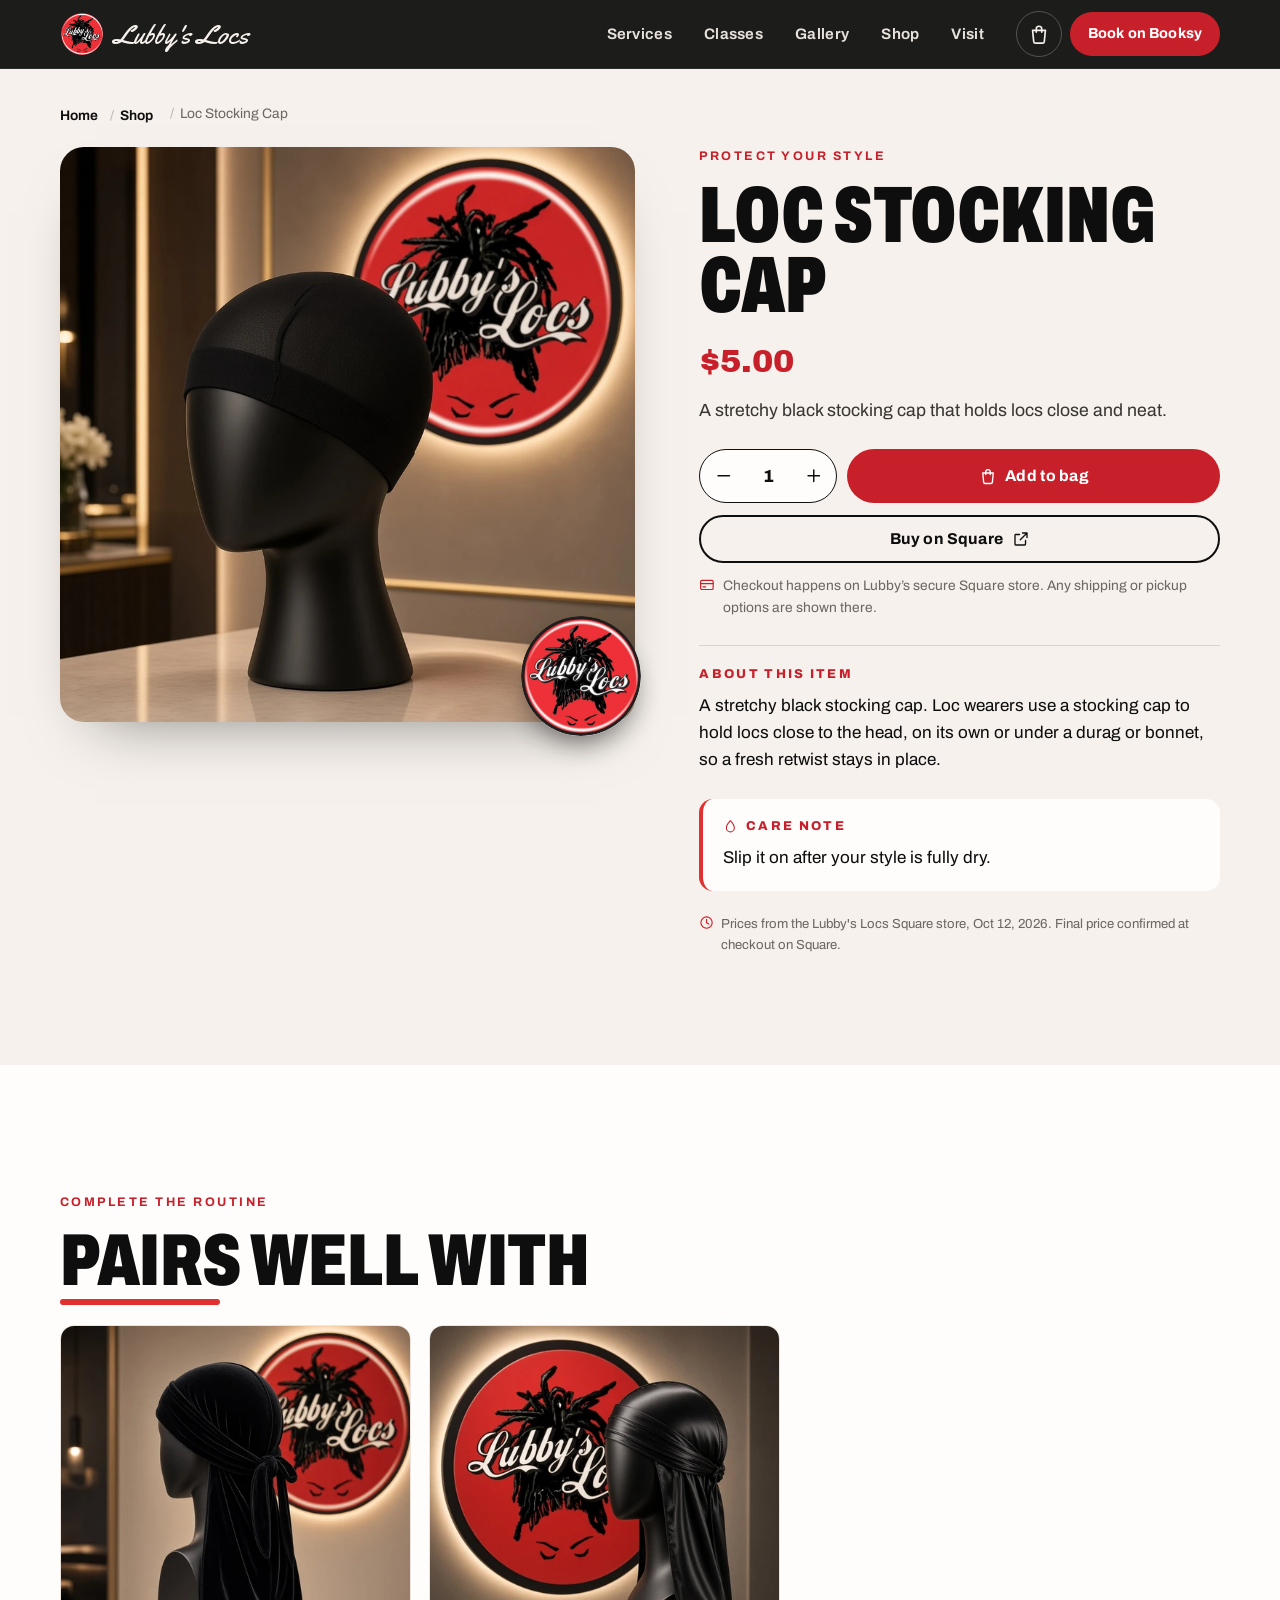
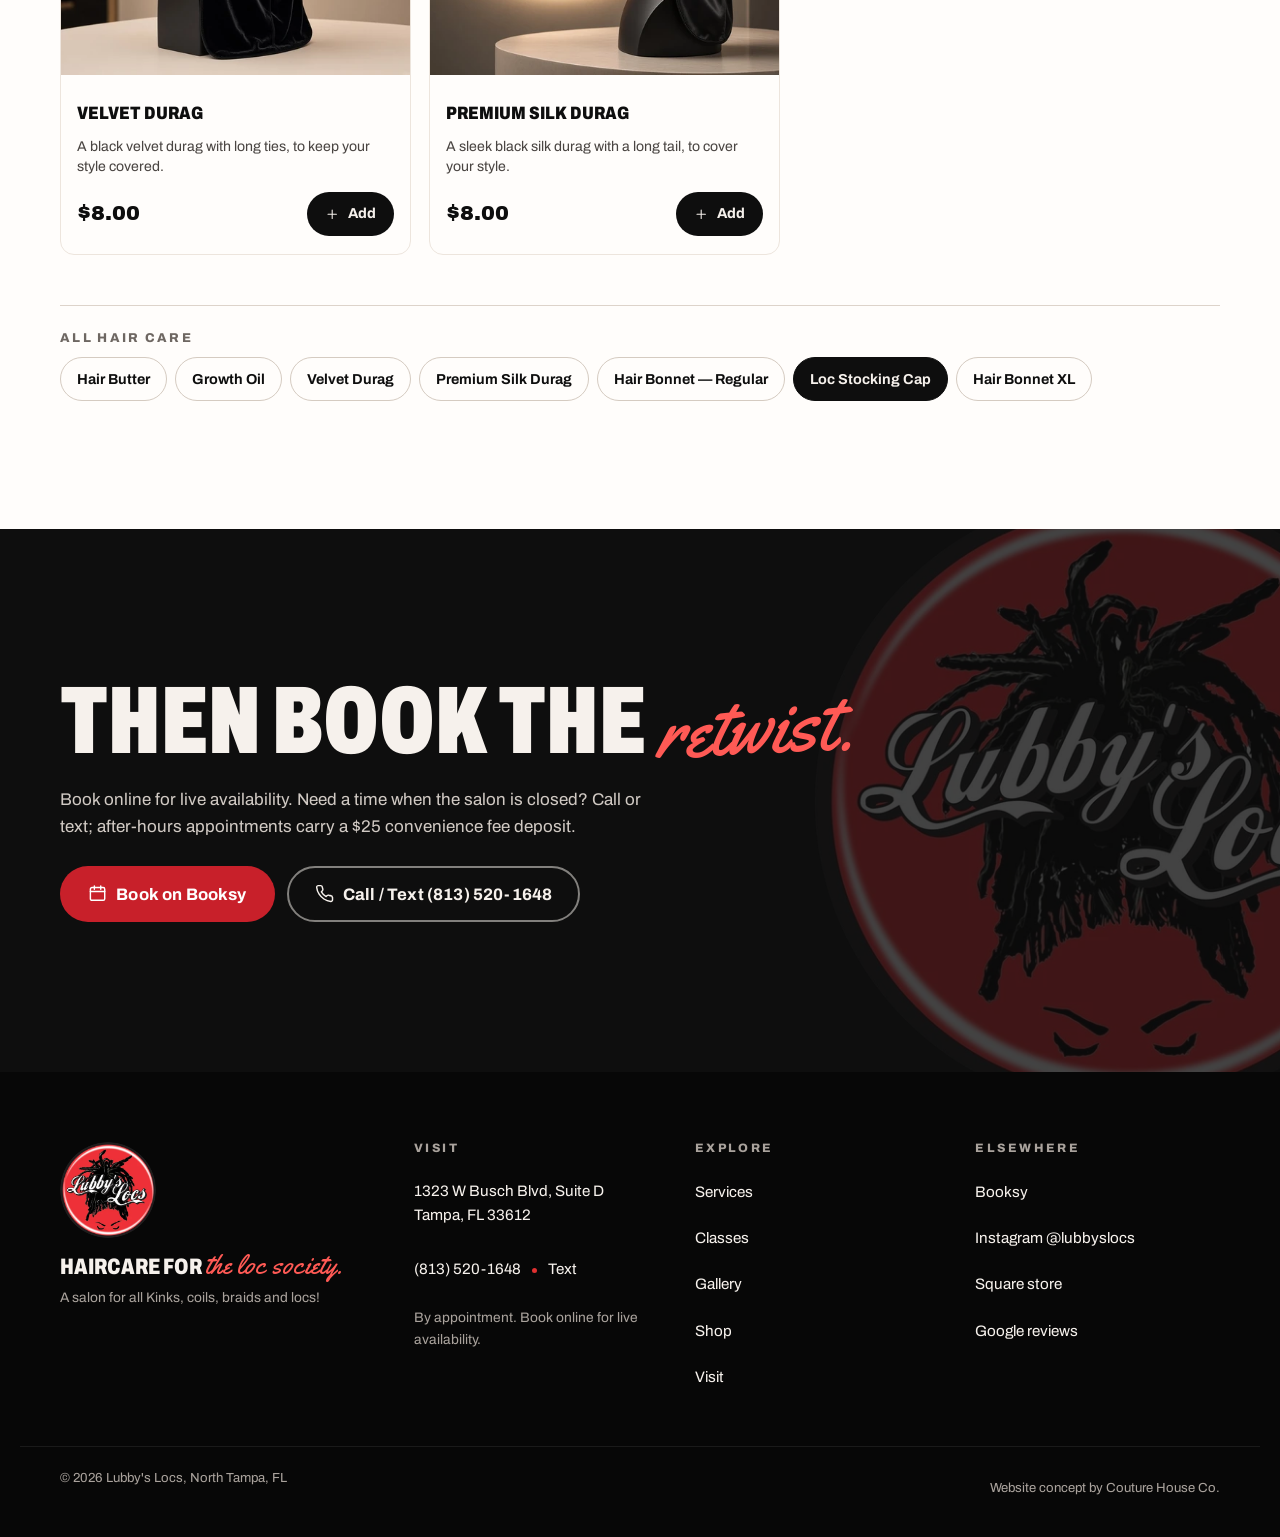
<file: shop/loc-stocking-cap.html>
<!doctype html>
<html lang="en" data-root="../">
<head>
<meta charset="utf-8">
<meta name="viewport" content="width=device-width, initial-scale=1, viewport-fit=cover">
<title>Loc Stocking Cap | Lubby&#x27;s Locs Hair Care, Tampa</title>
<meta name="description" content="A stretchy black stocking cap that holds locs close and neat. $5.00 from Lubby&#x27;s Locs in Tampa. Add to your bag, check out on Square.">
<link rel="canonical" href="https://lubbys-locs-tampa.netlify.app/shop/loc-stocking-cap.html">
<meta name="theme-color" content="#0E0E0E">
<meta name="format-detection" content="telephone=no">
<meta name="robots" content="index, follow, max-image-preview:large">
<meta property="og:type" content="website">
<meta property="og:site_name" content="Lubby's Locs">
<meta property="og:title" content="Loc Stocking Cap | Lubby&#x27;s Locs Hair Care, Tampa">
<meta property="og:description" content="A stretchy black stocking cap that holds locs close and neat. $5.00 from Lubby&#x27;s Locs in Tampa. Add to your bag, check out on Square.">
<meta property="og:url" content="https://lubbys-locs-tampa.netlify.app/shop/loc-stocking-cap.html">
<meta property="og:image" content="https://lubbys-locs-tampa.netlify.app/assets/img/share-2.jpg">
<meta property="og:image:width" content="1200">
<meta property="og:image:height" content="630">
<meta property="og:image:type" content="image/jpeg">
<meta property="og:image:alt" content="Lubby's Locs, North Tampa loc salon: Welcome to the loc society. 4.9 Google, 5.0 Booksy, 486 reviews, plus Lubby's hair care shop.">
<meta property="og:locale" content="en_US">
<meta name="twitter:card" content="summary_large_image">
<meta name="twitter:title" content="Loc Stocking Cap | Lubby&#x27;s Locs Hair Care, Tampa">
<meta name="twitter:description" content="A stretchy black stocking cap that holds locs close and neat. $5.00 from Lubby&#x27;s Locs in Tampa. Add to your bag, check out on Square.">
<meta name="twitter:image:alt" content="Lubby's Locs, North Tampa loc salon: Welcome to the loc society. 4.9 Google, 5.0 Booksy, 486 reviews, plus Lubby's hair care shop.">
<meta name="twitter:image" content="https://lubbys-locs-tampa.netlify.app/assets/img/share-2.jpg">
<link rel="icon" href="../assets/img/favicon.svg" type="image/svg+xml">
<link rel="icon" href="../assets/img/favicon-32.png" sizes="32x32" type="image/png">
<link rel="apple-touch-icon" href="../assets/img/apple-touch-icon.png">
<link rel="manifest" href="../site.webmanifest">
<link rel="preload" href="../assets/fonts/archivo-latin-wdth-normal.woff2" as="font" type="font/woff2" crossorigin>
<link rel="preload" as="image" href="../assets/img/shop/loc-stocking-cap.webp" fetchpriority="high">
<link rel="stylesheet" href="../assets/css/fonts.css?v=20261012a">
<link rel="stylesheet" href="../assets/css/site.css?v=20261012a">
<script src="../assets/js/js-flag.js"></script>
<script src="../assets/js/site.js?v=20261012a" defer></script>
<script type="application/ld+json">{"@context": "https://schema.org", "@type": "Product", "name": "Loc Stocking Cap", "description": "A stretchy black stocking cap. Loc wearers use a stocking cap to hold locs close to the head, on its own or under a durag or bonnet, so a fresh retwist stays in place.", "image": "https://lubbys-locs-tampa.netlify.app/assets/img/shop/loc-stocking-cap.webp", "url": "https://lubbys-locs-tampa.netlify.app/shop/loc-stocking-cap.html", "sku": "loc-stocking-cap", "brand": {"@type": "Brand", "name": "Lubby's Locs"}, "offers": {"@type": "Offer", "price": "5.00", "priceCurrency": "USD", "url": "https://lubbys-locs.square.site/product/loc-stocking-cap/6", "seller": {"@type": "Organization", "name": "Lubby's Locs"}}}</script>
<script type="application/ld+json">{"@context": "https://schema.org", "@type": "BreadcrumbList", "itemListElement": [{"@type": "ListItem", "position": 1, "name": "Home", "item": "https://lubbys-locs-tampa.netlify.app/"}, {"@type": "ListItem", "position": 2, "name": "Shop", "item": "https://lubbys-locs-tampa.netlify.app/shop.html"}, {"@type": "ListItem", "position": 3, "name": "Loc Stocking Cap", "item": "https://lubbys-locs-tampa.netlify.app/shop/loc-stocking-cap.html"}]}</script>
</head>
<body>
<svg class="sprite" xmlns="http://www.w3.org/2000/svg" aria-hidden="true" focusable="false"><defs><symbol id="i-phone" viewBox="0 0 24 24" fill="none" stroke="currentColor" stroke-width="1.8" stroke-linecap="round" stroke-linejoin="round"><path d="M22 16.9v3a2 2 0 0 1-2.2 2 19.8 19.8 0 0 1-8.6-3.1 19.5 19.5 0 0 1-6-6A19.8 19.8 0 0 1 2.1 4.2 2 2 0 0 1 4.1 2h3a2 2 0 0 1 2 1.7c.1.9.4 1.8.7 2.7a2 2 0 0 1-.5 2.1L8 9.8a16 16 0 0 0 6 6l1.3-1.3a2 2 0 0 1 2.1-.4c.9.3 1.8.6 2.7.7a2 2 0 0 1 1.7 2z"/></symbol><symbol id="i-chat" viewBox="0 0 24 24" fill="none" stroke="currentColor" stroke-width="1.8" stroke-linecap="round" stroke-linejoin="round"><path d="M21 12a8 8 0 0 1-11.6 7.1L4 20.5l1.4-4.9A8 8 0 1 1 21 12z"/></symbol><symbol id="i-cal" viewBox="0 0 24 24" fill="none" stroke="currentColor" stroke-width="1.8" stroke-linecap="round" stroke-linejoin="round"><rect x="3" y="4.5" width="18" height="16" rx="2"/><path d="M3 9.5h18M8 2.5v4M16 2.5v4"/></symbol><symbol id="i-bag" viewBox="0 0 24 24" fill="none" stroke="currentColor" stroke-width="1.8" stroke-linecap="round" stroke-linejoin="round"><path d="M5 8h14l-1.2 12.1a2 2 0 0 1-2 1.9H8.2a2 2 0 0 1-2-1.9z"/><path d="M9 10V6.5a3 3 0 0 1 6 0V10"/></symbol><symbol id="i-star" viewBox="0 0 24 24" fill="none" stroke="currentColor" stroke-width="1.8" stroke-linecap="round" stroke-linejoin="round"><path d="M12 2.8l2.8 5.9 6.4.8-4.7 4.4 1.2 6.4L12 17.1l-5.7 3.2 1.2-6.4-4.7-4.4 6.4-.8z" fill="currentColor" stroke="none"/></symbol><symbol id="i-pin" viewBox="0 0 24 24" fill="none" stroke="currentColor" stroke-width="1.8" stroke-linecap="round" stroke-linejoin="round"><path d="M12 21.5s-7-6.1-7-11.5a7 7 0 0 1 14 0c0 5.4-7 11.5-7 11.5z"/><circle cx="12" cy="10" r="2.6"/></symbol><symbol id="i-close" viewBox="0 0 24 24" fill="none" stroke="currentColor" stroke-width="1.8" stroke-linecap="round" stroke-linejoin="round"><path d="M5 5l14 14M19 5L5 19"/></symbol><symbol id="i-plus" viewBox="0 0 24 24" fill="none" stroke="currentColor" stroke-width="1.8" stroke-linecap="round" stroke-linejoin="round"><path d="M12 5v14M5 12h14"/></symbol><symbol id="i-minus" viewBox="0 0 24 24" fill="none" stroke="currentColor" stroke-width="1.8" stroke-linecap="round" stroke-linejoin="round"><path d="M5 12h14"/></symbol><symbol id="i-arrow" viewBox="0 0 24 24" fill="none" stroke="currentColor" stroke-width="1.8" stroke-linecap="round" stroke-linejoin="round"><path d="M4 12h15M13 6l6 6-6 6"/></symbol><symbol id="i-out" viewBox="0 0 24 24" fill="none" stroke="currentColor" stroke-width="1.8" stroke-linecap="round" stroke-linejoin="round"><path d="M14 4h6v6M20 4l-9 9"/><path d="M18 14v5a1 1 0 0 1-1 1H5a1 1 0 0 1-1-1V7a1 1 0 0 1 1-1h5"/></symbol><symbol id="i-check" viewBox="0 0 24 24" fill="none" stroke="currentColor" stroke-width="1.8" stroke-linecap="round" stroke-linejoin="round"><path d="M4.5 12.5l5 5 10-11"/></symbol><symbol id="i-clock" viewBox="0 0 24 24" fill="none" stroke="currentColor" stroke-width="1.8" stroke-linecap="round" stroke-linejoin="round"><circle cx="12" cy="12" r="9"/><path d="M12 7v5.5l3.5 2"/></symbol><symbol id="i-card" viewBox="0 0 24 24" fill="none" stroke="currentColor" stroke-width="1.8" stroke-linecap="round" stroke-linejoin="round"><rect x="2.5" y="5" width="19" height="14" rx="2"/><path d="M2.5 10h19M6 15h4"/></symbol><symbol id="i-car" viewBox="0 0 24 24" fill="none" stroke="currentColor" stroke-width="1.8" stroke-linecap="round" stroke-linejoin="round"><path d="M5 16.5V12l2-5h10l2 5v4.5"/><path d="M3.5 16.5h17v2.5h-17z"/><circle cx="7.5" cy="13.5" r=".6"/><circle cx="16.5" cy="13.5" r=".6"/></symbol><symbol id="i-access" viewBox="0 0 24 24" fill="none" stroke="currentColor" stroke-width="1.8" stroke-linecap="round" stroke-linejoin="round"><circle cx="12" cy="4.5" r="1.8"/><path d="M6 8.5l6 1.2 6-1.2M12 9.7V14l-3.5 6.5M12 14l3.5 6.5"/></symbol><symbol id="i-wifi" viewBox="0 0 24 24" fill="none" stroke="currentColor" stroke-width="1.8" stroke-linecap="round" stroke-linejoin="round"><path d="M2.5 9a14 14 0 0 1 19 0M5.5 12.5a9.5 9.5 0 0 1 13 0M8.6 16a5 5 0 0 1 6.8 0"/><circle cx="12" cy="19.3" r=".9" fill="currentColor"/></symbol><symbol id="i-kids" viewBox="0 0 24 24" fill="none" stroke="currentColor" stroke-width="1.8" stroke-linecap="round" stroke-linejoin="round"><circle cx="12" cy="7" r="3.2"/><path d="M5.5 21a6.5 6.5 0 0 1 13 0"/><path d="M10.5 6.4h.01M13.5 6.4h.01"/></symbol><symbol id="i-scissors" viewBox="0 0 24 24" fill="none" stroke="currentColor" stroke-width="1.8" stroke-linecap="round" stroke-linejoin="round"><circle cx="6" cy="6" r="3"/><circle cx="6" cy="18" r="3"/><path d="M20 4L8.1 15.9M14.5 14.5L20 20M8.1 8.1L12 12"/></symbol><symbol id="i-loyal" viewBox="0 0 24 24" fill="none" stroke="currentColor" stroke-width="1.8" stroke-linecap="round" stroke-linejoin="round"><path d="M12 21s-8-4.8-8-11a4.5 4.5 0 0 1 8-2.8A4.5 4.5 0 0 1 20 10c0 6.2-8 11-8 11z"/></symbol><symbol id="i-insta" viewBox="0 0 24 24" fill="none" stroke="currentColor" stroke-width="1.8" stroke-linecap="round" stroke-linejoin="round"><rect x="3" y="3" width="18" height="18" rx="5"/><circle cx="12" cy="12" r="4"/><circle cx="17.5" cy="6.5" r=".8" fill="currentColor"/></symbol><symbol id="i-cap" viewBox="0 0 24 24" fill="none" stroke="currentColor" stroke-width="1.8" stroke-linecap="round" stroke-linejoin="round"><path d="M2 9l10-5 10 5-10 5z"/><path d="M6 11v5c0 1.5 3 3 6 3s6-1.5 6-3v-5"/><path d="M22 9v6"/></symbol><symbol id="i-drop" viewBox="0 0 24 24" fill="none" stroke="currentColor" stroke-width="1.8" stroke-linecap="round" stroke-linejoin="round"><path d="M12 2.8s6.5 7 6.5 11.7a6.5 6.5 0 0 1-13 0C5.5 9.8 12 2.8 12 2.8z"/></symbol><symbol id="i-menu" viewBox="0 0 24 24" fill="none" stroke="currentColor" stroke-width="1.8" stroke-linecap="round" stroke-linejoin="round"><path d="M3 7h18M3 12h18M3 17h18"/></symbol></defs></svg>
<a class="skip" href="#main">Skip to content</a>
<header class="hdr" id="top">
  <div class="wrap hdr__in">
    <a class="brand" href="../index.html" aria-label="Lubby's Locs, home">
      <img src="../assets/img/logo-disc-320.webp" width="320" height="320" alt="" class="brand__disc">
      <span class="brand__word">Lubby's Locs</span>
    </a>
    <nav class="nav" aria-label="Main"><ul><li><a href="../services.html">Services</a></li><li><a href="../classes.html">Classes</a></li><li><a href="../gallery.html">Gallery</a></li><li><a href="../shop.html">Shop</a></li><li><a href="../visit.html">Visit</a></li></ul></nav>
    <div class="hdr__act">
      <button class="bagbtn needs-js" type="button" data-bag-open aria-label="Open your bag, 0 items" aria-controls="bag" aria-expanded="false"><svg class="i" aria-hidden="true" focusable="false"><use href="#i-bag"/></svg><span class="bagbtn__n" data-bag-count></span></button>
      <a class="btn btn--red btn--sm hdr__book" href="https://booksy.com/en-us/650812_lubbys-locs_braids-locs_15761_tampa" rel="noopener">Book on Booksy</a>
      <button class="menubtn" type="button" aria-expanded="false" aria-controls="mnav" aria-label="Open menu"><svg class="i" aria-hidden="true" focusable="false"><use href="#i-menu"/></svg></button>
    </div>
  </div>
</header>
<div class="mnav" id="mnav" role="dialog" aria-modal="true" aria-label="Site menu" hidden>
  <div class="mnav__top wrap">
    <img src="../assets/img/logo-disc-320.webp" width="320" height="320" alt="" class="brand__disc">
    <button class="mnav__x" type="button" data-mnav-close aria-label="Close menu"><svg class="i" aria-hidden="true" focusable="false"><use href="#i-close"/></svg></button>
  </div>
  <nav class="wrap" aria-label="Mobile"><ul class="mnav__list"><li><a href="../index.html"><span>Home</span><svg class="i" aria-hidden="true" focusable="false"><use href="#i-arrow"/></svg></a></li><li><a href="../services.html"><span>Services</span><svg class="i" aria-hidden="true" focusable="false"><use href="#i-arrow"/></svg></a></li><li><a href="../classes.html"><span>Classes</span><svg class="i" aria-hidden="true" focusable="false"><use href="#i-arrow"/></svg></a></li><li><a href="../gallery.html"><span>Gallery</span><svg class="i" aria-hidden="true" focusable="false"><use href="#i-arrow"/></svg></a></li><li><a href="../shop.html"><span>Shop</span><svg class="i" aria-hidden="true" focusable="false"><use href="#i-arrow"/></svg></a></li><li><a href="../visit.html"><span>Visit</span><svg class="i" aria-hidden="true" focusable="false"><use href="#i-arrow"/></svg></a></li></ul></nav>
  <div class="wrap mnav__cta">
    <a class="btn btn--red" href="https://booksy.com/en-us/650812_lubbys-locs_braids-locs_15761_tampa" rel="noopener"><svg class="i" aria-hidden="true" focusable="false"><use href="#i-cal"/></svg>Book on Booksy</a>
    <a class="btn btn--line" href="tel:+18135201648"><svg class="i" aria-hidden="true" focusable="false"><use href="#i-phone"/></svg>Call (813) 520-1648</a>
    <a class="btn btn--line" href="sms:+18135201648"><svg class="i" aria-hidden="true" focusable="false"><use href="#i-chat"/></svg>Text us</a>
  </div>
</div>
<main id="main">

<div class="pd-wrap">
  <div class="wrap">
    <nav class="crumbs" aria-label="Breadcrumb"><ol><li><a href="../index.html">Home</a></li><li><a href="../shop.html">Shop</a></li><li aria-current="page">Loc Stocking Cap</li></ol></nav>
    <article class="pd">
      <div class="pd__media"><div class="pd__frame"><img src="../assets/img/shop/loc-stocking-cap.webp" srcset="../assets/img/shop/loc-stocking-cap-480.webp 480w, ../assets/img/shop/loc-stocking-cap.webp 900w" sizes="(min-width: 1024px) 560px, 92vw" width="900" height="900" alt="Black stretch loc stocking cap" fetchpriority="high" decoding="async"></div><span class="pd__stamp" aria-hidden="true"><img src="../assets/img/logo-disc-320.webp" width="320" height="320" alt="" data-spin></span></div>
      <div class="pd__info">
        <p class="kicker kicker--red">Protect your style</p>
        <h1 class="pd__h">Loc Stocking Cap</h1>
        <p class="pd__price">$5.00</p>
        <p class="pd__line">A stretchy black stocking cap that holds locs close and neat.</p>
        <div class="pd__buy needs-js">
          <div class="qty" role="group" aria-label="Quantity">
            <button type="button" data-qty-step="-1" aria-label="Decrease quantity"><svg class="i" aria-hidden="true" focusable="false"><use href="#i-minus"/></svg></button>
            <input type="number" inputmode="numeric" min="1" max="20" value="1" data-qty-input aria-label="Quantity">
            <button type="button" data-qty-step="1" aria-label="Increase quantity"><svg class="i" aria-hidden="true" focusable="false"><use href="#i-plus"/></svg></button>
          </div>
          <button class="btn btn--red btn--grow" type="button" data-add="loc-stocking-cap" data-qty-from><svg class="i" aria-hidden="true" focusable="false"><use href="#i-bag"/></svg>Add to bag</button>
        </div>
        <a class="btn btn--line-dark btn--block" href="https://lubbys-locs.square.site/product/loc-stocking-cap/6" rel="noopener">Buy on Square<svg class="i" aria-hidden="true" focusable="false"><use href="#i-out"/></svg></a>
        <p class="pd__fine"><svg class="i" aria-hidden="true" focusable="false"><use href="#i-card"/></svg>Checkout happens on Lubby&rsquo;s secure Square store. Any shipping or pickup options are shown there.</p>
        <div class="pd__body"><h2>About this item</h2><p>A stretchy black stocking cap. Loc wearers use a stocking cap to hold locs close to the head, on its own or under a durag or bonnet, so a fresh retwist stays in place.</p></div>
        <div class="pd__care"><h2><svg class="i" aria-hidden="true" focusable="false"><use href="#i-drop"/></svg>Care note</h2><p>Slip it on after your style is fully dry.</p></div>
        <p class="pnote"><svg class="i" aria-hidden="true" focusable="false"><use href="#i-clock"/></svg>Prices from the Lubby's Locs Square store, Oct 12, 2026. Final price confirmed at checkout on Square.</p>
      </div>
    </article>
  </div>
</div>
<section class="sec pairs" aria-labelledby="pw-h">
  <div class="wrap">
    <p class="kicker kicker--red">Complete the routine</p>
    <h2 class="h2 wipe" id="pw-h">Pairs well with</h2>
    <ul class="pgrid pgrid--2"><li class="pcard" data-cat="protect" data-price="8" data-name="Velvet Durag">
  <a class="pcard__img" href="../shop/velvet-durag.html" tabindex="-1" aria-hidden="true"><img src="../assets/img/shop/velvet-durag.webp" srcset="../assets/img/shop/velvet-durag-480.webp 480w, ../assets/img/shop/velvet-durag.webp 900w" sizes="(min-width: 1024px) 300px, 50vw" width="900" height="900" alt="Black velvet durag shown on a mannequin head" loading="lazy" decoding="async"></a>
  <div class="pcard__body">
    <h3 class="pcard__name"><a href="../shop/velvet-durag.html">Velvet Durag</a></h3>
    <p class="pcard__line">A black velvet durag with long ties, to keep your style covered.</p>
    <div class="pcard__row">
      <span class="pcard__price">$8.00</span>
      <button class="btn btn--ink btn--sm needs-js" type="button" data-add="velvet-durag" data-qty="1" aria-label="Add Velvet Durag to bag"><svg class="i" aria-hidden="true" focusable="false"><use href="#i-plus"/></svg>Add</button>
      <a class="btn btn--line btn--sm no-js-only" href="https://lubbys-locs.square.site/product/velvet-durag/3" rel="noopener">Buy on Square</a>
    </div>
  </div>
</li><li class="pcard" data-cat="protect" data-price="8" data-name="Premium Silk Durag">
  <a class="pcard__img" href="../shop/durag-premium-silk.html" tabindex="-1" aria-hidden="true"><img src="../assets/img/shop/durag-premium-silk.webp" srcset="../assets/img/shop/durag-premium-silk-480.webp 480w, ../assets/img/shop/durag-premium-silk.webp 900w" sizes="(min-width: 1024px) 300px, 50vw" width="900" height="900" alt="Black silk durag with a long tail on a mannequin head" loading="lazy" decoding="async"></a>
  <div class="pcard__body">
    <h3 class="pcard__name"><a href="../shop/durag-premium-silk.html">Premium Silk Durag</a></h3>
    <p class="pcard__line">A sleek black silk durag with a long tail, to cover your style.</p>
    <div class="pcard__row">
      <span class="pcard__price">$8.00</span>
      <button class="btn btn--ink btn--sm needs-js" type="button" data-add="durag-premium-silk" data-qty="1" aria-label="Add Premium Silk Durag to bag"><svg class="i" aria-hidden="true" focusable="false"><use href="#i-plus"/></svg>Add</button>
      <a class="btn btn--line btn--sm no-js-only" href="https://lubbys-locs.square.site/product/durag-premium-silk/4" rel="noopener">Buy on Square</a>
    </div>
  </div>
</li></ul>
    <nav class="allp" aria-label="All products"><h2 class="allp__h">All hair care</h2><ul><li><a href="hair-butter.html">Hair Butter</a></li><li><a href="growth-oil.html">Growth Oil</a></li><li><a href="velvet-durag.html">Velvet Durag</a></li><li><a href="durag-premium-silk.html">Premium Silk Durag</a></li><li><a href="hair-bonnet-regular.html">Hair Bonnet — Regular</a></li><li><a href="loc-stocking-cap.html" aria-current="page">Loc Stocking Cap</a></li><li><a href="hair-bonnet-xl.html">Hair Bonnet XL</a></li></ul></nav>
  </div>
</section>
<section class="cta" aria-labelledby="cta-h">
  <div class="cta__disc" aria-hidden="true"><img src="../assets/img/logo-disc-640.webp" width="640" height="640" alt="" loading="lazy" data-spin></div>
  <div class="wrap cta__in">
    <h2 class="cta__h" id="cta-h">Then book the <span class="script">retwist.</span></h2>
    <p class="cta__p">Book online for live availability. Need a time when the salon is closed? Call or text; after-hours appointments carry a $25 convenience fee deposit.</p>
    <div class="cta__b">
      <a class="btn btn--red btn--lg" href="https://booksy.com/en-us/650812_lubbys-locs_braids-locs_15761_tampa" rel="noopener"><svg class="i" aria-hidden="true" focusable="false"><use href="#i-cal"/></svg>Book on Booksy</a>
      <a class="btn btn--line btn--lg" href="tel:+18135201648"><svg class="i" aria-hidden="true" focusable="false"><use href="#i-phone"/></svg>Call / Text (813) 520-1648</a>
    </div>
  </div>
</section>
</main>
<footer class="ftr">
  <div class="wrap ftr__grid">
    <div class="ftr__brand">
      <img src="../assets/img/logo-disc-320.webp" width="320" height="320" alt="Lubby's Locs logo" loading="lazy" class="ftr__disc">
      <p class="ftr__tag">Haircare for <span class="script">the loc society.</span></p>
      <p class="ftr__small">A salon for all Kinks, coils, braids and locs!</p>
    </div>
    <div>
      <h2 class="ftr__h">Visit</h2>
      <address><a href="https://www.google.com/maps/search/?api=1&query=Lubby%27s+Locs+1323+W+Busch+Blvd+Suite+D+Tampa+FL+33612&query_place_id=ChIJw-md-NTHwogRBot3dB6f8Qw" rel="noopener">1323 W Busch Blvd, Suite D<br>Tampa, FL 33612</a></address>
      <p><a href="tel:+18135201648">(813) 520-1648</a> <span class="dot" aria-hidden="true"></span> <a href="sms:+18135201648">Text</a></p>
      <p class="ftr__small">By appointment. Book online for live availability.</p>
    </div>
    <div>
      <h2 class="ftr__h">Explore</h2>
      <ul class="ftr__links"><li><a href="../services.html">Services</a></li><li><a href="../classes.html">Classes</a></li><li><a href="../gallery.html">Gallery</a></li><li><a href="../shop.html">Shop</a></li><li><a href="../visit.html">Visit</a></li></ul>
    </div>
    <div>
      <h2 class="ftr__h">Elsewhere</h2>
      <ul class="ftr__links">
        <li><a href="https://booksy.com/en-us/650812_lubbys-locs_braids-locs_15761_tampa" rel="noopener">Booksy</a></li>
        <li><a href="https://www.instagram.com/lubbyslocs" rel="noopener">Instagram @lubbyslocs</a></li>
        <li><a href="https://lubbys-locs.square.site/s/shop" rel="noopener">Square store</a></li>
        <li><a href="https://search.google.com/local/reviews?placeid=ChIJw-md-NTHwogRBot3dB6f8Qw" rel="noopener">Google reviews</a></li>
      </ul>
    </div>
  </div>
  <div class="wrap ftr__base">
    <p>&copy; 2026 Lubby's Locs, North Tampa, FL</p>
    <p><a href="https://couturehouse.co" rel="noopener">Website concept by Couture House Co.</a></p>
  </div>
</footer>
<div class="mbar" aria-label="Quick actions">
  <a class="mbar__book" href="https://booksy.com/en-us/650812_lubbys-locs_braids-locs_15761_tampa" rel="noopener"><svg class="i" aria-hidden="true" focusable="false"><use href="#i-cal"/></svg>Book on Booksy</a>
  <a class="mbar__call" href="tel:+18135201648"><svg class="i" aria-hidden="true" focusable="false"><use href="#i-phone"/></svg>Call / Text</a>
</div>
<div class="scrim" data-bag-close hidden></div>
<aside class="bag" id="bag" role="dialog" aria-modal="true" aria-labelledby="bag-title" hidden>
  <div class="bag__head">
    <h2 id="bag-title" class="bag__title">Your bag</h2>
    <button class="bag__x" type="button" data-bag-close aria-label="Close bag"><svg class="i" aria-hidden="true" focusable="false"><use href="#i-close"/></svg></button>
  </div>
  <div class="bag__view" data-view="list">
    <ul class="bag__lines" data-bag-lines></ul>
    <div class="bag__empty" data-bag-empty>
      <p class="bag__emptyt">Your bag is empty.</p>
      <p>Take the care home: butter, oil, bonnets, durags and caps.</p>
      <a class="btn btn--red" href="../shop.html">Shop hair care</a>
    </div>
  </div>
  <div class="bag__view" data-view="checkout" hidden>
    <p class="bag__lead">Finish checkout on our secure Square store.</p>
    <p class="bag__sub">Lubby's Locs inventory and payments live on Square. Open each item below, set the quantity and add it to your Square cart, then check out there.</p>
    <ol class="bag__co" data-bag-co></ol>
    <p class="bag__note"><svg class="i" aria-hidden="true" focusable="false"><use href="#i-pin"/></svg><span>Rather pick up at the salon? Ask when you book or at your next appointment, or text <a href="sms:+18135201648">(813) 520-1648</a> to confirm.</span></p>
    <button class="btn btn--line btn--block" type="button" data-bag-back><svg class="i flip" aria-hidden="true" focusable="false"><use href="#i-arrow"/></svg>Back to bag</button>
  </div>
  <div class="bag__foot" data-bag-foot>
    <div class="bag__sum"><span>Subtotal</span><strong data-bag-subtotal>$0.00</strong></div>
    <p class="bag__fine">Taxes and any shipping or pickup options are shown on Square. We never collect payment details on this site.</p>
    <button class="btn btn--red btn--block" type="button" data-bag-checkout>Checkout<svg class="i" aria-hidden="true" focusable="false"><use href="#i-arrow"/></svg></button>
  </div>
</aside>
<div class="toast" role="status" aria-live="polite" data-toast></div>
</body>
</html>
</file>
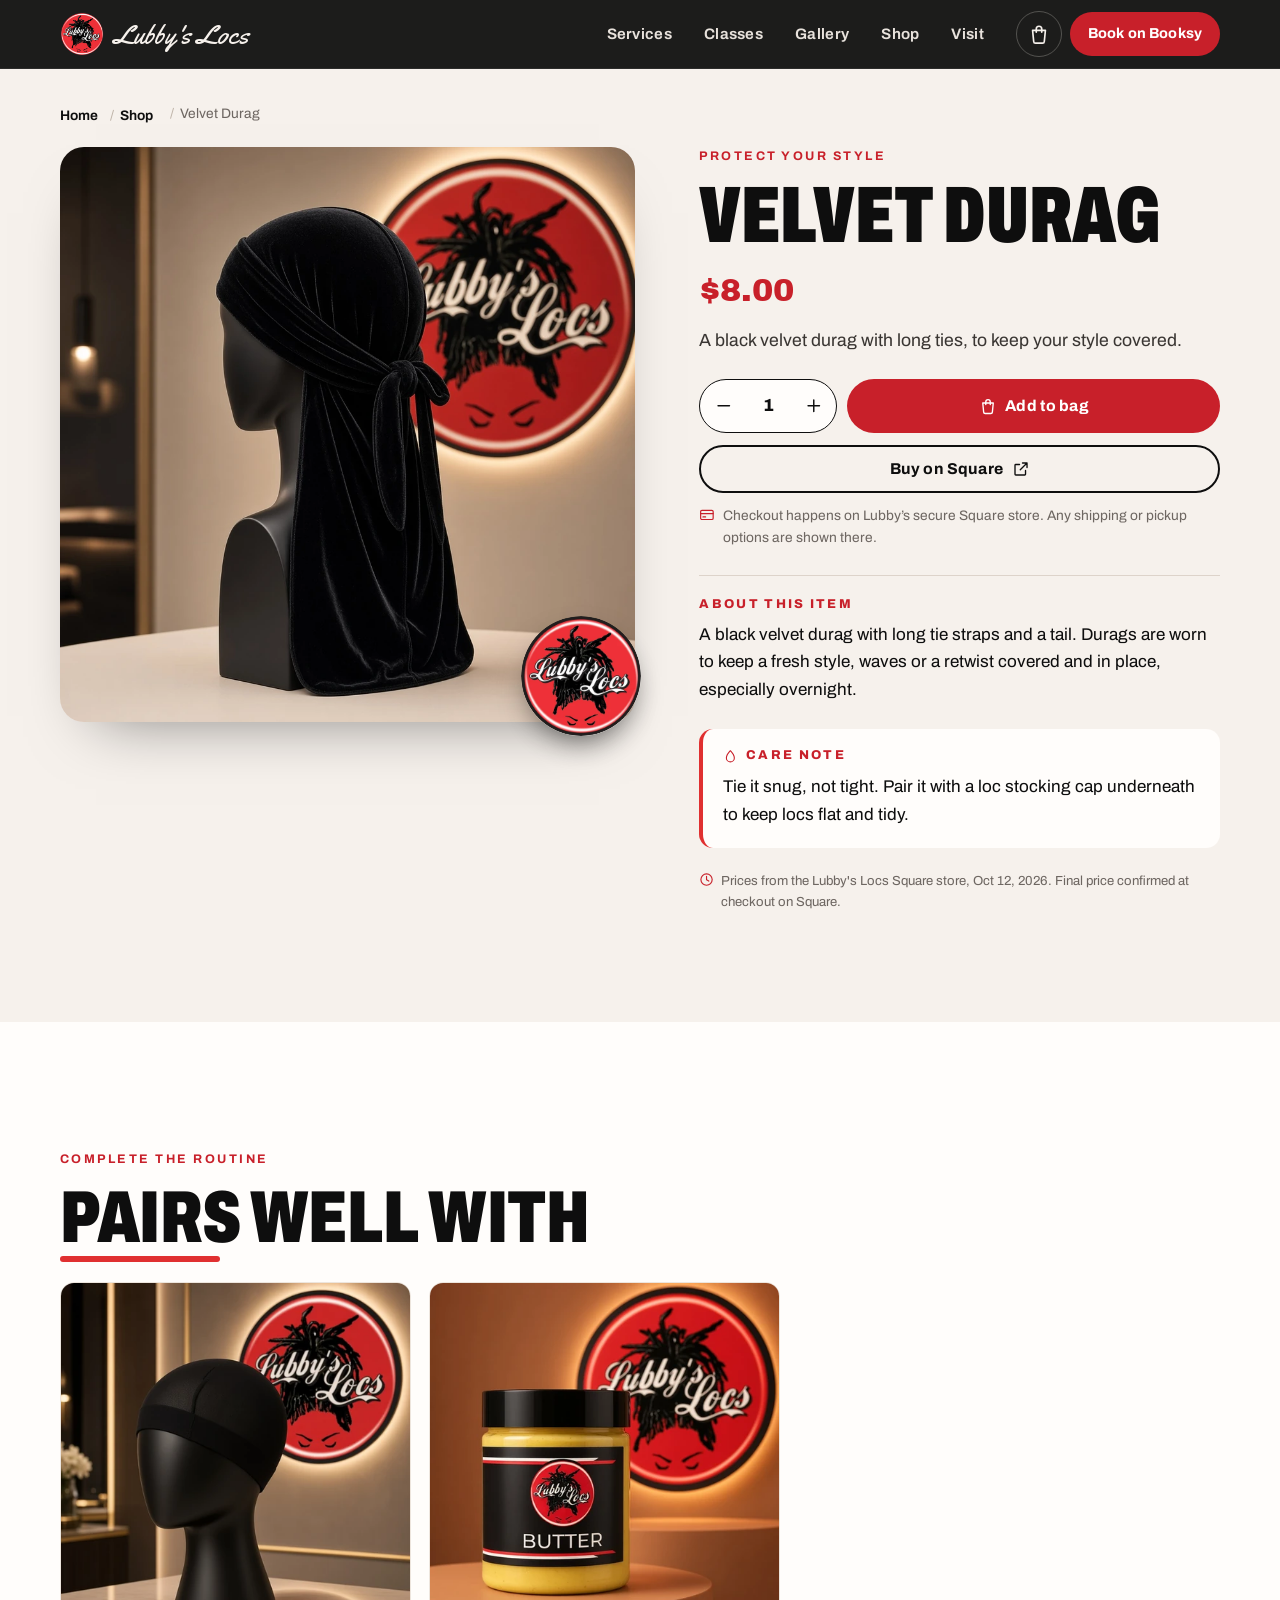
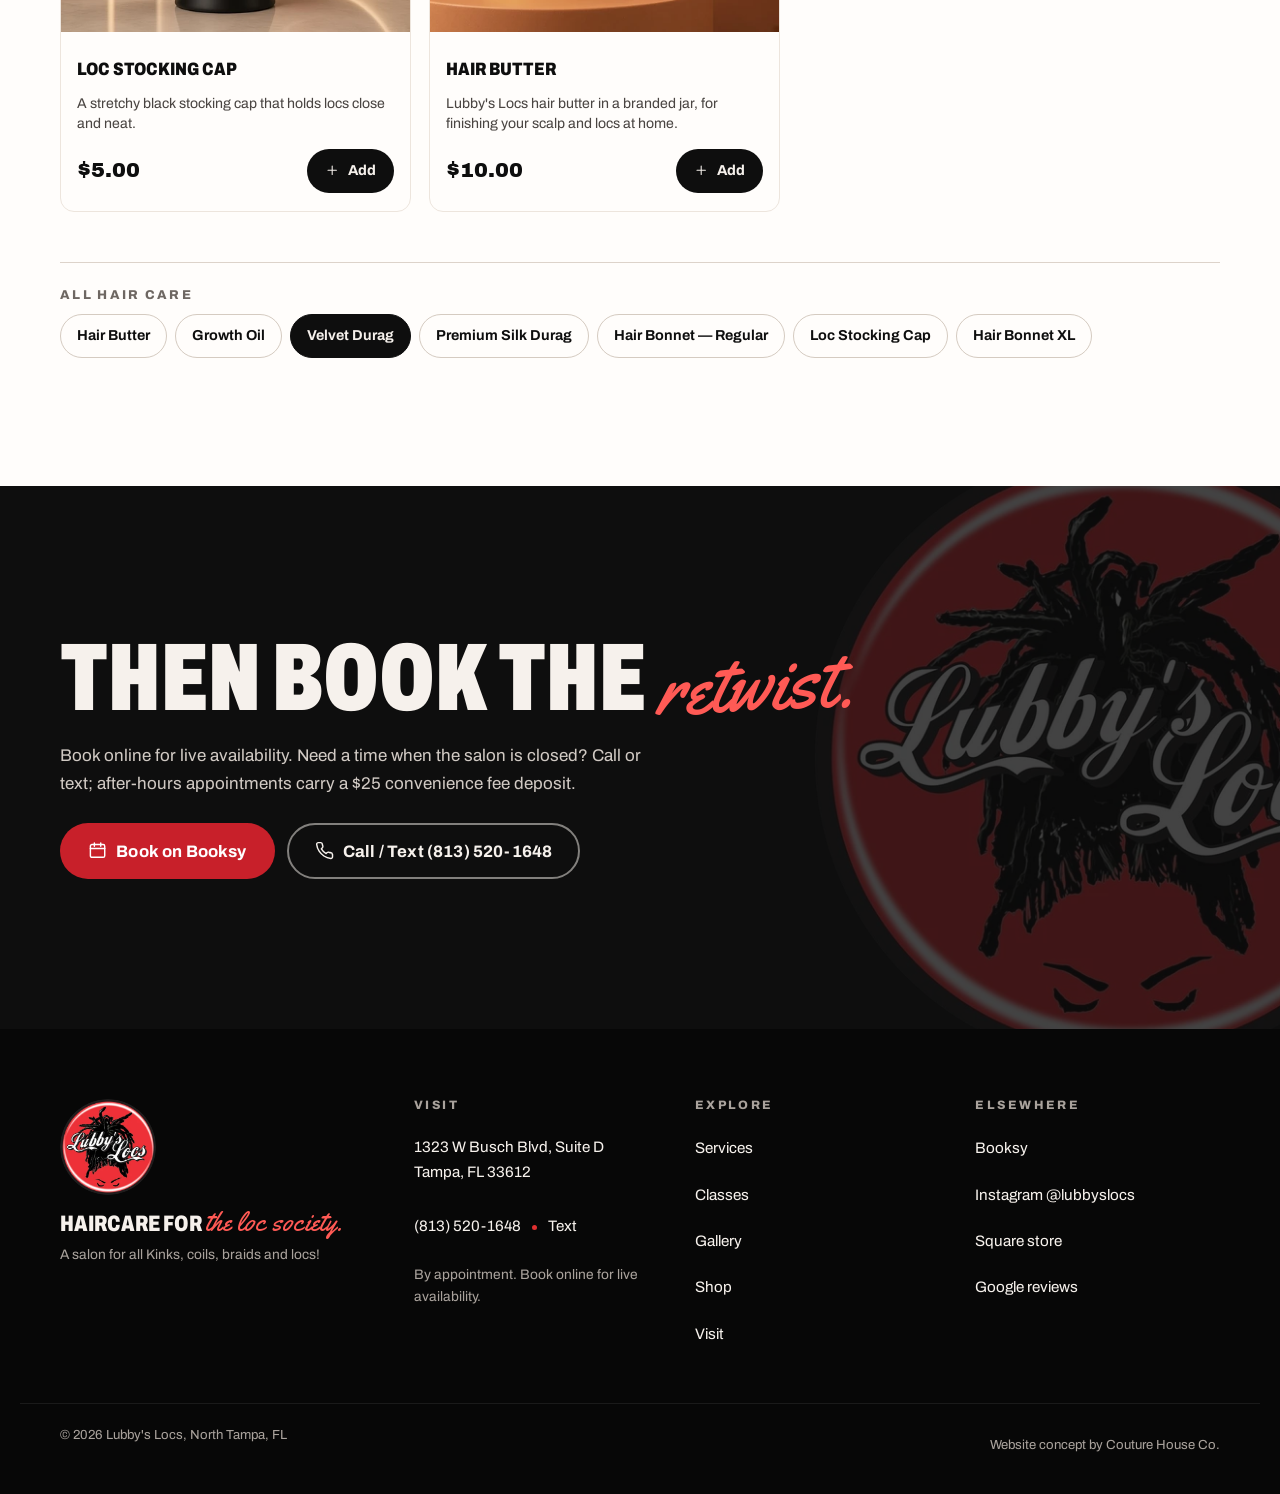
<file: shop/velvet-durag.html>
<!doctype html>
<html lang="en" data-root="../">
<head>
<meta charset="utf-8">
<meta name="viewport" content="width=device-width, initial-scale=1, viewport-fit=cover">
<title>Velvet Durag | Lubby&#x27;s Locs Hair Care, Tampa</title>
<meta name="description" content="A black velvet durag with long ties, to keep your style covered. $8.00 from Lubby&#x27;s Locs in Tampa. Add to your bag, check out on Square.">
<link rel="canonical" href="https://lubbys-locs-tampa.netlify.app/shop/velvet-durag.html">
<meta name="theme-color" content="#0E0E0E">
<meta name="format-detection" content="telephone=no">
<meta name="robots" content="index, follow, max-image-preview:large">
<meta property="og:type" content="website">
<meta property="og:site_name" content="Lubby's Locs">
<meta property="og:title" content="Velvet Durag | Lubby&#x27;s Locs Hair Care, Tampa">
<meta property="og:description" content="A black velvet durag with long ties, to keep your style covered. $8.00 from Lubby&#x27;s Locs in Tampa. Add to your bag, check out on Square.">
<meta property="og:url" content="https://lubbys-locs-tampa.netlify.app/shop/velvet-durag.html">
<meta property="og:image" content="https://lubbys-locs-tampa.netlify.app/assets/img/share-2.jpg">
<meta property="og:image:width" content="1200">
<meta property="og:image:height" content="630">
<meta property="og:image:type" content="image/jpeg">
<meta property="og:image:alt" content="Lubby's Locs, North Tampa loc salon: Welcome to the loc society. 4.9 Google, 5.0 Booksy, 486 reviews, plus Lubby's hair care shop.">
<meta property="og:locale" content="en_US">
<meta name="twitter:card" content="summary_large_image">
<meta name="twitter:title" content="Velvet Durag | Lubby&#x27;s Locs Hair Care, Tampa">
<meta name="twitter:description" content="A black velvet durag with long ties, to keep your style covered. $8.00 from Lubby&#x27;s Locs in Tampa. Add to your bag, check out on Square.">
<meta name="twitter:image:alt" content="Lubby's Locs, North Tampa loc salon: Welcome to the loc society. 4.9 Google, 5.0 Booksy, 486 reviews, plus Lubby's hair care shop.">
<meta name="twitter:image" content="https://lubbys-locs-tampa.netlify.app/assets/img/share-2.jpg">
<link rel="icon" href="../assets/img/favicon.svg" type="image/svg+xml">
<link rel="icon" href="../assets/img/favicon-32.png" sizes="32x32" type="image/png">
<link rel="apple-touch-icon" href="../assets/img/apple-touch-icon.png">
<link rel="manifest" href="../site.webmanifest">
<link rel="preload" href="../assets/fonts/archivo-latin-wdth-normal.woff2" as="font" type="font/woff2" crossorigin>
<link rel="preload" as="image" href="../assets/img/shop/velvet-durag.webp" fetchpriority="high">
<link rel="stylesheet" href="../assets/css/fonts.css?v=20261012a">
<link rel="stylesheet" href="../assets/css/site.css?v=20261012a">
<script src="../assets/js/js-flag.js"></script>
<script src="../assets/js/site.js?v=20261012a" defer></script>
<script type="application/ld+json">{"@context": "https://schema.org", "@type": "Product", "name": "Velvet Durag", "description": "A black velvet durag with long tie straps and a tail. Durags are worn to keep a fresh style, waves or a retwist covered and in place, especially overnight.", "image": "https://lubbys-locs-tampa.netlify.app/assets/img/shop/velvet-durag.webp", "url": "https://lubbys-locs-tampa.netlify.app/shop/velvet-durag.html", "sku": "velvet-durag", "brand": {"@type": "Brand", "name": "Lubby's Locs"}, "offers": {"@type": "Offer", "price": "8.00", "priceCurrency": "USD", "url": "https://lubbys-locs.square.site/product/velvet-durag/3", "seller": {"@type": "Organization", "name": "Lubby's Locs"}}}</script>
<script type="application/ld+json">{"@context": "https://schema.org", "@type": "BreadcrumbList", "itemListElement": [{"@type": "ListItem", "position": 1, "name": "Home", "item": "https://lubbys-locs-tampa.netlify.app/"}, {"@type": "ListItem", "position": 2, "name": "Shop", "item": "https://lubbys-locs-tampa.netlify.app/shop.html"}, {"@type": "ListItem", "position": 3, "name": "Velvet Durag", "item": "https://lubbys-locs-tampa.netlify.app/shop/velvet-durag.html"}]}</script>
</head>
<body>
<svg class="sprite" xmlns="http://www.w3.org/2000/svg" aria-hidden="true" focusable="false"><defs><symbol id="i-phone" viewBox="0 0 24 24" fill="none" stroke="currentColor" stroke-width="1.8" stroke-linecap="round" stroke-linejoin="round"><path d="M22 16.9v3a2 2 0 0 1-2.2 2 19.8 19.8 0 0 1-8.6-3.1 19.5 19.5 0 0 1-6-6A19.8 19.8 0 0 1 2.1 4.2 2 2 0 0 1 4.1 2h3a2 2 0 0 1 2 1.7c.1.9.4 1.8.7 2.7a2 2 0 0 1-.5 2.1L8 9.8a16 16 0 0 0 6 6l1.3-1.3a2 2 0 0 1 2.1-.4c.9.3 1.8.6 2.7.7a2 2 0 0 1 1.7 2z"/></symbol><symbol id="i-chat" viewBox="0 0 24 24" fill="none" stroke="currentColor" stroke-width="1.8" stroke-linecap="round" stroke-linejoin="round"><path d="M21 12a8 8 0 0 1-11.6 7.1L4 20.5l1.4-4.9A8 8 0 1 1 21 12z"/></symbol><symbol id="i-cal" viewBox="0 0 24 24" fill="none" stroke="currentColor" stroke-width="1.8" stroke-linecap="round" stroke-linejoin="round"><rect x="3" y="4.5" width="18" height="16" rx="2"/><path d="M3 9.5h18M8 2.5v4M16 2.5v4"/></symbol><symbol id="i-bag" viewBox="0 0 24 24" fill="none" stroke="currentColor" stroke-width="1.8" stroke-linecap="round" stroke-linejoin="round"><path d="M5 8h14l-1.2 12.1a2 2 0 0 1-2 1.9H8.2a2 2 0 0 1-2-1.9z"/><path d="M9 10V6.5a3 3 0 0 1 6 0V10"/></symbol><symbol id="i-star" viewBox="0 0 24 24" fill="none" stroke="currentColor" stroke-width="1.8" stroke-linecap="round" stroke-linejoin="round"><path d="M12 2.8l2.8 5.9 6.4.8-4.7 4.4 1.2 6.4L12 17.1l-5.7 3.2 1.2-6.4-4.7-4.4 6.4-.8z" fill="currentColor" stroke="none"/></symbol><symbol id="i-pin" viewBox="0 0 24 24" fill="none" stroke="currentColor" stroke-width="1.8" stroke-linecap="round" stroke-linejoin="round"><path d="M12 21.5s-7-6.1-7-11.5a7 7 0 0 1 14 0c0 5.4-7 11.5-7 11.5z"/><circle cx="12" cy="10" r="2.6"/></symbol><symbol id="i-close" viewBox="0 0 24 24" fill="none" stroke="currentColor" stroke-width="1.8" stroke-linecap="round" stroke-linejoin="round"><path d="M5 5l14 14M19 5L5 19"/></symbol><symbol id="i-plus" viewBox="0 0 24 24" fill="none" stroke="currentColor" stroke-width="1.8" stroke-linecap="round" stroke-linejoin="round"><path d="M12 5v14M5 12h14"/></symbol><symbol id="i-minus" viewBox="0 0 24 24" fill="none" stroke="currentColor" stroke-width="1.8" stroke-linecap="round" stroke-linejoin="round"><path d="M5 12h14"/></symbol><symbol id="i-arrow" viewBox="0 0 24 24" fill="none" stroke="currentColor" stroke-width="1.8" stroke-linecap="round" stroke-linejoin="round"><path d="M4 12h15M13 6l6 6-6 6"/></symbol><symbol id="i-out" viewBox="0 0 24 24" fill="none" stroke="currentColor" stroke-width="1.8" stroke-linecap="round" stroke-linejoin="round"><path d="M14 4h6v6M20 4l-9 9"/><path d="M18 14v5a1 1 0 0 1-1 1H5a1 1 0 0 1-1-1V7a1 1 0 0 1 1-1h5"/></symbol><symbol id="i-check" viewBox="0 0 24 24" fill="none" stroke="currentColor" stroke-width="1.8" stroke-linecap="round" stroke-linejoin="round"><path d="M4.5 12.5l5 5 10-11"/></symbol><symbol id="i-clock" viewBox="0 0 24 24" fill="none" stroke="currentColor" stroke-width="1.8" stroke-linecap="round" stroke-linejoin="round"><circle cx="12" cy="12" r="9"/><path d="M12 7v5.5l3.5 2"/></symbol><symbol id="i-card" viewBox="0 0 24 24" fill="none" stroke="currentColor" stroke-width="1.8" stroke-linecap="round" stroke-linejoin="round"><rect x="2.5" y="5" width="19" height="14" rx="2"/><path d="M2.5 10h19M6 15h4"/></symbol><symbol id="i-car" viewBox="0 0 24 24" fill="none" stroke="currentColor" stroke-width="1.8" stroke-linecap="round" stroke-linejoin="round"><path d="M5 16.5V12l2-5h10l2 5v4.5"/><path d="M3.5 16.5h17v2.5h-17z"/><circle cx="7.5" cy="13.5" r=".6"/><circle cx="16.5" cy="13.5" r=".6"/></symbol><symbol id="i-access" viewBox="0 0 24 24" fill="none" stroke="currentColor" stroke-width="1.8" stroke-linecap="round" stroke-linejoin="round"><circle cx="12" cy="4.5" r="1.8"/><path d="M6 8.5l6 1.2 6-1.2M12 9.7V14l-3.5 6.5M12 14l3.5 6.5"/></symbol><symbol id="i-wifi" viewBox="0 0 24 24" fill="none" stroke="currentColor" stroke-width="1.8" stroke-linecap="round" stroke-linejoin="round"><path d="M2.5 9a14 14 0 0 1 19 0M5.5 12.5a9.5 9.5 0 0 1 13 0M8.6 16a5 5 0 0 1 6.8 0"/><circle cx="12" cy="19.3" r=".9" fill="currentColor"/></symbol><symbol id="i-kids" viewBox="0 0 24 24" fill="none" stroke="currentColor" stroke-width="1.8" stroke-linecap="round" stroke-linejoin="round"><circle cx="12" cy="7" r="3.2"/><path d="M5.5 21a6.5 6.5 0 0 1 13 0"/><path d="M10.5 6.4h.01M13.5 6.4h.01"/></symbol><symbol id="i-scissors" viewBox="0 0 24 24" fill="none" stroke="currentColor" stroke-width="1.8" stroke-linecap="round" stroke-linejoin="round"><circle cx="6" cy="6" r="3"/><circle cx="6" cy="18" r="3"/><path d="M20 4L8.1 15.9M14.5 14.5L20 20M8.1 8.1L12 12"/></symbol><symbol id="i-loyal" viewBox="0 0 24 24" fill="none" stroke="currentColor" stroke-width="1.8" stroke-linecap="round" stroke-linejoin="round"><path d="M12 21s-8-4.8-8-11a4.5 4.5 0 0 1 8-2.8A4.5 4.5 0 0 1 20 10c0 6.2-8 11-8 11z"/></symbol><symbol id="i-insta" viewBox="0 0 24 24" fill="none" stroke="currentColor" stroke-width="1.8" stroke-linecap="round" stroke-linejoin="round"><rect x="3" y="3" width="18" height="18" rx="5"/><circle cx="12" cy="12" r="4"/><circle cx="17.5" cy="6.5" r=".8" fill="currentColor"/></symbol><symbol id="i-cap" viewBox="0 0 24 24" fill="none" stroke="currentColor" stroke-width="1.8" stroke-linecap="round" stroke-linejoin="round"><path d="M2 9l10-5 10 5-10 5z"/><path d="M6 11v5c0 1.5 3 3 6 3s6-1.5 6-3v-5"/><path d="M22 9v6"/></symbol><symbol id="i-drop" viewBox="0 0 24 24" fill="none" stroke="currentColor" stroke-width="1.8" stroke-linecap="round" stroke-linejoin="round"><path d="M12 2.8s6.5 7 6.5 11.7a6.5 6.5 0 0 1-13 0C5.5 9.8 12 2.8 12 2.8z"/></symbol><symbol id="i-menu" viewBox="0 0 24 24" fill="none" stroke="currentColor" stroke-width="1.8" stroke-linecap="round" stroke-linejoin="round"><path d="M3 7h18M3 12h18M3 17h18"/></symbol></defs></svg>
<a class="skip" href="#main">Skip to content</a>
<header class="hdr" id="top">
  <div class="wrap hdr__in">
    <a class="brand" href="../index.html" aria-label="Lubby's Locs, home">
      <img src="../assets/img/logo-disc-320.webp" width="320" height="320" alt="" class="brand__disc">
      <span class="brand__word">Lubby's Locs</span>
    </a>
    <nav class="nav" aria-label="Main"><ul><li><a href="../services.html">Services</a></li><li><a href="../classes.html">Classes</a></li><li><a href="../gallery.html">Gallery</a></li><li><a href="../shop.html">Shop</a></li><li><a href="../visit.html">Visit</a></li></ul></nav>
    <div class="hdr__act">
      <button class="bagbtn needs-js" type="button" data-bag-open aria-label="Open your bag, 0 items" aria-controls="bag" aria-expanded="false"><svg class="i" aria-hidden="true" focusable="false"><use href="#i-bag"/></svg><span class="bagbtn__n" data-bag-count></span></button>
      <a class="btn btn--red btn--sm hdr__book" href="https://booksy.com/en-us/650812_lubbys-locs_braids-locs_15761_tampa" rel="noopener">Book on Booksy</a>
      <button class="menubtn" type="button" aria-expanded="false" aria-controls="mnav" aria-label="Open menu"><svg class="i" aria-hidden="true" focusable="false"><use href="#i-menu"/></svg></button>
    </div>
  </div>
</header>
<div class="mnav" id="mnav" role="dialog" aria-modal="true" aria-label="Site menu" hidden>
  <div class="mnav__top wrap">
    <img src="../assets/img/logo-disc-320.webp" width="320" height="320" alt="" class="brand__disc">
    <button class="mnav__x" type="button" data-mnav-close aria-label="Close menu"><svg class="i" aria-hidden="true" focusable="false"><use href="#i-close"/></svg></button>
  </div>
  <nav class="wrap" aria-label="Mobile"><ul class="mnav__list"><li><a href="../index.html"><span>Home</span><svg class="i" aria-hidden="true" focusable="false"><use href="#i-arrow"/></svg></a></li><li><a href="../services.html"><span>Services</span><svg class="i" aria-hidden="true" focusable="false"><use href="#i-arrow"/></svg></a></li><li><a href="../classes.html"><span>Classes</span><svg class="i" aria-hidden="true" focusable="false"><use href="#i-arrow"/></svg></a></li><li><a href="../gallery.html"><span>Gallery</span><svg class="i" aria-hidden="true" focusable="false"><use href="#i-arrow"/></svg></a></li><li><a href="../shop.html"><span>Shop</span><svg class="i" aria-hidden="true" focusable="false"><use href="#i-arrow"/></svg></a></li><li><a href="../visit.html"><span>Visit</span><svg class="i" aria-hidden="true" focusable="false"><use href="#i-arrow"/></svg></a></li></ul></nav>
  <div class="wrap mnav__cta">
    <a class="btn btn--red" href="https://booksy.com/en-us/650812_lubbys-locs_braids-locs_15761_tampa" rel="noopener"><svg class="i" aria-hidden="true" focusable="false"><use href="#i-cal"/></svg>Book on Booksy</a>
    <a class="btn btn--line" href="tel:+18135201648"><svg class="i" aria-hidden="true" focusable="false"><use href="#i-phone"/></svg>Call (813) 520-1648</a>
    <a class="btn btn--line" href="sms:+18135201648"><svg class="i" aria-hidden="true" focusable="false"><use href="#i-chat"/></svg>Text us</a>
  </div>
</div>
<main id="main">

<div class="pd-wrap">
  <div class="wrap">
    <nav class="crumbs" aria-label="Breadcrumb"><ol><li><a href="../index.html">Home</a></li><li><a href="../shop.html">Shop</a></li><li aria-current="page">Velvet Durag</li></ol></nav>
    <article class="pd">
      <div class="pd__media"><div class="pd__frame"><img src="../assets/img/shop/velvet-durag.webp" srcset="../assets/img/shop/velvet-durag-480.webp 480w, ../assets/img/shop/velvet-durag.webp 900w" sizes="(min-width: 1024px) 560px, 92vw" width="900" height="900" alt="Black velvet durag shown on a mannequin head" fetchpriority="high" decoding="async"></div><span class="pd__stamp" aria-hidden="true"><img src="../assets/img/logo-disc-320.webp" width="320" height="320" alt="" data-spin></span></div>
      <div class="pd__info">
        <p class="kicker kicker--red">Protect your style</p>
        <h1 class="pd__h">Velvet Durag</h1>
        <p class="pd__price">$8.00</p>
        <p class="pd__line">A black velvet durag with long ties, to keep your style covered.</p>
        <div class="pd__buy needs-js">
          <div class="qty" role="group" aria-label="Quantity">
            <button type="button" data-qty-step="-1" aria-label="Decrease quantity"><svg class="i" aria-hidden="true" focusable="false"><use href="#i-minus"/></svg></button>
            <input type="number" inputmode="numeric" min="1" max="20" value="1" data-qty-input aria-label="Quantity">
            <button type="button" data-qty-step="1" aria-label="Increase quantity"><svg class="i" aria-hidden="true" focusable="false"><use href="#i-plus"/></svg></button>
          </div>
          <button class="btn btn--red btn--grow" type="button" data-add="velvet-durag" data-qty-from><svg class="i" aria-hidden="true" focusable="false"><use href="#i-bag"/></svg>Add to bag</button>
        </div>
        <a class="btn btn--line-dark btn--block" href="https://lubbys-locs.square.site/product/velvet-durag/3" rel="noopener">Buy on Square<svg class="i" aria-hidden="true" focusable="false"><use href="#i-out"/></svg></a>
        <p class="pd__fine"><svg class="i" aria-hidden="true" focusable="false"><use href="#i-card"/></svg>Checkout happens on Lubby&rsquo;s secure Square store. Any shipping or pickup options are shown there.</p>
        <div class="pd__body"><h2>About this item</h2><p>A black velvet durag with long tie straps and a tail. Durags are worn to keep a fresh style, waves or a retwist covered and in place, especially overnight.</p></div>
        <div class="pd__care"><h2><svg class="i" aria-hidden="true" focusable="false"><use href="#i-drop"/></svg>Care note</h2><p>Tie it snug, not tight. Pair it with a loc stocking cap underneath to keep locs flat and tidy.</p></div>
        <p class="pnote"><svg class="i" aria-hidden="true" focusable="false"><use href="#i-clock"/></svg>Prices from the Lubby's Locs Square store, Oct 12, 2026. Final price confirmed at checkout on Square.</p>
      </div>
    </article>
  </div>
</div>
<section class="sec pairs" aria-labelledby="pw-h">
  <div class="wrap">
    <p class="kicker kicker--red">Complete the routine</p>
    <h2 class="h2 wipe" id="pw-h">Pairs well with</h2>
    <ul class="pgrid pgrid--2"><li class="pcard" data-cat="protect" data-price="5" data-name="Loc Stocking Cap">
  <a class="pcard__img" href="../shop/loc-stocking-cap.html" tabindex="-1" aria-hidden="true"><img src="../assets/img/shop/loc-stocking-cap.webp" srcset="../assets/img/shop/loc-stocking-cap-480.webp 480w, ../assets/img/shop/loc-stocking-cap.webp 900w" sizes="(min-width: 1024px) 300px, 50vw" width="900" height="900" alt="Black stretch loc stocking cap" loading="lazy" decoding="async"></a>
  <div class="pcard__body">
    <h3 class="pcard__name"><a href="../shop/loc-stocking-cap.html">Loc Stocking Cap</a></h3>
    <p class="pcard__line">A stretchy black stocking cap that holds locs close and neat.</p>
    <div class="pcard__row">
      <span class="pcard__price">$5.00</span>
      <button class="btn btn--ink btn--sm needs-js" type="button" data-add="loc-stocking-cap" data-qty="1" aria-label="Add Loc Stocking Cap to bag"><svg class="i" aria-hidden="true" focusable="false"><use href="#i-plus"/></svg>Add</button>
      <a class="btn btn--line btn--sm no-js-only" href="https://lubbys-locs.square.site/product/loc-stocking-cap/6" rel="noopener">Buy on Square</a>
    </div>
  </div>
</li><li class="pcard" data-cat="care" data-price="10" data-name="Hair Butter">
  <a class="pcard__img" href="../shop/hair-butter.html" tabindex="-1" aria-hidden="true"><img src="../assets/img/shop/hair-butter.webp" srcset="../assets/img/shop/hair-butter-480.webp 480w, ../assets/img/shop/hair-butter.webp 900w" sizes="(min-width: 1024px) 300px, 50vw" width="900" height="900" alt="Jar of Lubby&#x27;s Locs hair butter with the red logo label" loading="lazy" decoding="async"></a>
  <div class="pcard__body">
    <h3 class="pcard__name"><a href="../shop/hair-butter.html">Hair Butter</a></h3>
    <p class="pcard__line">Lubby&#x27;s Locs hair butter in a branded jar, for finishing your scalp and locs at home.</p>
    <div class="pcard__row">
      <span class="pcard__price">$10.00</span>
      <button class="btn btn--ink btn--sm needs-js" type="button" data-add="hair-butter" data-qty="1" aria-label="Add Hair Butter to bag"><svg class="i" aria-hidden="true" focusable="false"><use href="#i-plus"/></svg>Add</button>
      <a class="btn btn--line btn--sm no-js-only" href="https://lubbys-locs.square.site/product/hair-butter/1" rel="noopener">Buy on Square</a>
    </div>
  </div>
</li></ul>
    <nav class="allp" aria-label="All products"><h2 class="allp__h">All hair care</h2><ul><li><a href="hair-butter.html">Hair Butter</a></li><li><a href="growth-oil.html">Growth Oil</a></li><li><a href="velvet-durag.html" aria-current="page">Velvet Durag</a></li><li><a href="durag-premium-silk.html">Premium Silk Durag</a></li><li><a href="hair-bonnet-regular.html">Hair Bonnet — Regular</a></li><li><a href="loc-stocking-cap.html">Loc Stocking Cap</a></li><li><a href="hair-bonnet-xl.html">Hair Bonnet XL</a></li></ul></nav>
  </div>
</section>
<section class="cta" aria-labelledby="cta-h">
  <div class="cta__disc" aria-hidden="true"><img src="../assets/img/logo-disc-640.webp" width="640" height="640" alt="" loading="lazy" data-spin></div>
  <div class="wrap cta__in">
    <h2 class="cta__h" id="cta-h">Then book the <span class="script">retwist.</span></h2>
    <p class="cta__p">Book online for live availability. Need a time when the salon is closed? Call or text; after-hours appointments carry a $25 convenience fee deposit.</p>
    <div class="cta__b">
      <a class="btn btn--red btn--lg" href="https://booksy.com/en-us/650812_lubbys-locs_braids-locs_15761_tampa" rel="noopener"><svg class="i" aria-hidden="true" focusable="false"><use href="#i-cal"/></svg>Book on Booksy</a>
      <a class="btn btn--line btn--lg" href="tel:+18135201648"><svg class="i" aria-hidden="true" focusable="false"><use href="#i-phone"/></svg>Call / Text (813) 520-1648</a>
    </div>
  </div>
</section>
</main>
<footer class="ftr">
  <div class="wrap ftr__grid">
    <div class="ftr__brand">
      <img src="../assets/img/logo-disc-320.webp" width="320" height="320" alt="Lubby's Locs logo" loading="lazy" class="ftr__disc">
      <p class="ftr__tag">Haircare for <span class="script">the loc society.</span></p>
      <p class="ftr__small">A salon for all Kinks, coils, braids and locs!</p>
    </div>
    <div>
      <h2 class="ftr__h">Visit</h2>
      <address><a href="https://www.google.com/maps/search/?api=1&query=Lubby%27s+Locs+1323+W+Busch+Blvd+Suite+D+Tampa+FL+33612&query_place_id=ChIJw-md-NTHwogRBot3dB6f8Qw" rel="noopener">1323 W Busch Blvd, Suite D<br>Tampa, FL 33612</a></address>
      <p><a href="tel:+18135201648">(813) 520-1648</a> <span class="dot" aria-hidden="true"></span> <a href="sms:+18135201648">Text</a></p>
      <p class="ftr__small">By appointment. Book online for live availability.</p>
    </div>
    <div>
      <h2 class="ftr__h">Explore</h2>
      <ul class="ftr__links"><li><a href="../services.html">Services</a></li><li><a href="../classes.html">Classes</a></li><li><a href="../gallery.html">Gallery</a></li><li><a href="../shop.html">Shop</a></li><li><a href="../visit.html">Visit</a></li></ul>
    </div>
    <div>
      <h2 class="ftr__h">Elsewhere</h2>
      <ul class="ftr__links">
        <li><a href="https://booksy.com/en-us/650812_lubbys-locs_braids-locs_15761_tampa" rel="noopener">Booksy</a></li>
        <li><a href="https://www.instagram.com/lubbyslocs" rel="noopener">Instagram @lubbyslocs</a></li>
        <li><a href="https://lubbys-locs.square.site/s/shop" rel="noopener">Square store</a></li>
        <li><a href="https://search.google.com/local/reviews?placeid=ChIJw-md-NTHwogRBot3dB6f8Qw" rel="noopener">Google reviews</a></li>
      </ul>
    </div>
  </div>
  <div class="wrap ftr__base">
    <p>&copy; 2026 Lubby's Locs, North Tampa, FL</p>
    <p><a href="https://couturehouse.co" rel="noopener">Website concept by Couture House Co.</a></p>
  </div>
</footer>
<div class="mbar" aria-label="Quick actions">
  <a class="mbar__book" href="https://booksy.com/en-us/650812_lubbys-locs_braids-locs_15761_tampa" rel="noopener"><svg class="i" aria-hidden="true" focusable="false"><use href="#i-cal"/></svg>Book on Booksy</a>
  <a class="mbar__call" href="tel:+18135201648"><svg class="i" aria-hidden="true" focusable="false"><use href="#i-phone"/></svg>Call / Text</a>
</div>
<div class="scrim" data-bag-close hidden></div>
<aside class="bag" id="bag" role="dialog" aria-modal="true" aria-labelledby="bag-title" hidden>
  <div class="bag__head">
    <h2 id="bag-title" class="bag__title">Your bag</h2>
    <button class="bag__x" type="button" data-bag-close aria-label="Close bag"><svg class="i" aria-hidden="true" focusable="false"><use href="#i-close"/></svg></button>
  </div>
  <div class="bag__view" data-view="list">
    <ul class="bag__lines" data-bag-lines></ul>
    <div class="bag__empty" data-bag-empty>
      <p class="bag__emptyt">Your bag is empty.</p>
      <p>Take the care home: butter, oil, bonnets, durags and caps.</p>
      <a class="btn btn--red" href="../shop.html">Shop hair care</a>
    </div>
  </div>
  <div class="bag__view" data-view="checkout" hidden>
    <p class="bag__lead">Finish checkout on our secure Square store.</p>
    <p class="bag__sub">Lubby's Locs inventory and payments live on Square. Open each item below, set the quantity and add it to your Square cart, then check out there.</p>
    <ol class="bag__co" data-bag-co></ol>
    <p class="bag__note"><svg class="i" aria-hidden="true" focusable="false"><use href="#i-pin"/></svg><span>Rather pick up at the salon? Ask when you book or at your next appointment, or text <a href="sms:+18135201648">(813) 520-1648</a> to confirm.</span></p>
    <button class="btn btn--line btn--block" type="button" data-bag-back><svg class="i flip" aria-hidden="true" focusable="false"><use href="#i-arrow"/></svg>Back to bag</button>
  </div>
  <div class="bag__foot" data-bag-foot>
    <div class="bag__sum"><span>Subtotal</span><strong data-bag-subtotal>$0.00</strong></div>
    <p class="bag__fine">Taxes and any shipping or pickup options are shown on Square. We never collect payment details on this site.</p>
    <button class="btn btn--red btn--block" type="button" data-bag-checkout>Checkout<svg class="i" aria-hidden="true" focusable="false"><use href="#i-arrow"/></svg></button>
  </div>
</aside>
<div class="toast" role="status" aria-live="polite" data-toast></div>
</body>
</html>
</file>
<file: assets/css/fonts.css>
/* Self-hosted fonts (Fontsource, latin subset) */
@font-face{font-family:"Archivo";src:url("../fonts/archivo-latin-wdth-normal.woff2") format("woff2");font-weight:100 900;font-stretch:62% 125%;font-style:normal;font-display:swap}
@font-face{font-family:"Archivo Black";src:url("../fonts/archivo-black-latin-400-normal.woff2") format("woff2");font-weight:400;font-style:normal;font-display:swap}
@font-face{font-family:"Yellowtail";src:url("../fonts/yellowtail-latin-400-normal.woff2") format("woff2");font-weight:400;font-style:normal;font-display:swap}
</file>
<file: assets/css/site.css>
/* Lubby's Locs: "The Loc Society" — Couture House Co. 2026 */
:root{
  --red:#E03030; --red-d:#C8202A; --red-l:#FF5A55;
  --ink:#0E0E0E; --char:#1B1B1B; --char2:#262626;
  --bone:#F6F1EC; --bone2:#EDE5DD; --paper:#FFFDFB;
  --gray:#8C8580; --gray-d:#6E6762; --gray-l:#A9A29C;
  --gold:#D9A441;
  --f-body:"Archivo",system-ui,-apple-system,"Segoe UI",Roboto,Arial,sans-serif;
  --f-black:"Archivo Black","Archivo",Impact,"Arial Black",sans-serif;
  --f-script:"Yellowtail","Brush Script MT",cursive;
  --gut:clamp(16px,4.5vw,40px);
  --r:14px;
  --hdr:68px;
  --ease:cubic-bezier(.2,.7,.1,1);
}
*,*::before,*::after{box-sizing:border-box}
html{-webkit-text-size-adjust:100%;scroll-behavior:smooth;scroll-padding-top:calc(var(--hdr) + 64px);
  scrollbar-color:var(--red) var(--ink);scrollbar-width:thin}
::-webkit-scrollbar{width:12px;height:12px}
::-webkit-scrollbar-track{background:var(--ink)}
::-webkit-scrollbar-thumb{background:var(--red);border-radius:999px;border:3px solid var(--ink)}
::-webkit-scrollbar-thumb:hover{background:var(--bone)}
body{margin:0;background:var(--bone);color:var(--ink);font-family:var(--f-body);font-size:17px;line-height:1.6;font-weight:420;
  -webkit-font-smoothing:antialiased;text-rendering:optimizeLegibility}
img{max-width:100%;height:auto;display:block}
a{color:inherit}
button,input,select,textarea{font:inherit;color:inherit}
h1,h2,h3{margin:0;line-height:1.05}
p{margin:0 0 1em}
ul,ol{margin:0;padding:0;list-style:none}
address{font-style:normal}
::selection{background:var(--red);color:#fff}
:focus-visible{outline:3px solid var(--gold);outline-offset:3px;border-radius:4px}
.sprite{position:absolute;width:0;height:0;overflow:hidden}
.i{width:1.15em;height:1.15em;flex:none;vertical-align:-.18em}
.i.flip{transform:scaleX(-1)}
.skip{position:absolute;left:12px;top:-60px;z-index:200;background:var(--red-d);color:#fff;padding:10px 16px;border-radius:8px;font-weight:700;text-decoration:none}
.skip:focus{top:10px}
.wrap{width:100%;max-width:1240px;margin:0 auto;padding:0 var(--gut)}
.script{font-family:var(--f-script);font-weight:400;text-transform:none;letter-spacing:0}
.red{color:var(--red)}
.sr{position:absolute!important;width:1px;height:1px;overflow:hidden;clip:rect(0 0 0 0);white-space:nowrap}
.hp{position:absolute!important;left:-9999px;width:1px;height:1px;overflow:hidden}

/* ---------- type ---------- */
.kicker{display:flex;align-items:center;gap:.5em;font-size:.78rem;font-weight:700;letter-spacing:.2em;text-transform:uppercase;margin:0 0 14px;color:var(--gray-d);font-stretch:100%}
.kicker--light{color:var(--gray-l)}
.kicker--red{color:var(--red-d)}
.kicker .i{color:var(--red)}
.h2{font-family:var(--f-body);font-weight:880;font-stretch:72%;text-transform:uppercase;font-size:clamp(2.3rem,7.4vw,4.6rem);line-height:.9;letter-spacing:-.005em;margin:0 0 20px;color:var(--ink)}
.h2 .script{font-size:.82em;color:var(--red-d);text-transform:none;display:inline-block;transform:rotate(-3deg);font-weight:400;letter-spacing:0;line-height:1}
.h2--light{color:var(--bone)}
.h2--light .script{color:var(--red-l)}
.lede{font-size:clamp(1.05rem,2.2vw,1.22rem);line-height:1.55;color:#3a3633;max-width:38em}
.lede--light{color:#d9d2cc}
.lede b{color:var(--ink)}
.fine{font-size:.88rem;color:var(--gray-d);margin-top:18px}
.fine .i{color:var(--red-d);margin-right:.45em}
.fine a{color:var(--red-d);font-weight:600}
.pnote{display:flex;gap:.5em;align-items:flex-start;font-size:.82rem;color:var(--gray-d);margin:22px 0 0}
.pnote .i{color:var(--red-d);margin-top:.15em}
.journey .pnote,.cta .pnote{color:var(--gray-l)}
.journey .pnote .i{color:var(--red-l)}

/* red underline wipe */
.wipe{position:relative;padding-bottom:.16em}
.wipe::after{content:"";position:absolute;left:0;bottom:0;width:min(160px,40%);height:6px;background:var(--red);border-radius:3px;transform-origin:left center}
.js .wipe::after{transform:scaleX(0);transition:transform .9s var(--ease) .15s}
.js .wipe.is-in::after{transform:scaleX(1)}

/* ---------- buttons ---------- */
.btn{display:inline-flex;align-items:center;justify-content:center;gap:.55em;min-height:48px;padding:12px 22px;border-radius:999px;border:2px solid transparent;
  font-weight:720;font-size:.98rem;letter-spacing:.01em;text-decoration:none;cursor:pointer;transition:background-color .2s,color .2s,border-color .2s,transform .2s;white-space:nowrap;line-height:1.1}
.btn:hover{transform:translateY(-1px)}
.btn--sm{min-height:44px;padding:8px 16px;font-size:.9rem}
.btn--lg{min-height:56px;padding:14px 26px;font-size:1.04rem}
.btn--block{width:100%}
.btn--grow{flex:1}
.btn--red{background:var(--red-d);color:#fff}
.btn--red:hover{background:#A9141E}
.btn--ink{background:var(--ink);color:var(--bone)}
.btn--ink:hover{background:var(--red-d)}
.btn--bone{background:var(--bone);color:var(--ink)}
.btn--bone:hover{background:#fff}
.btn--line{border-color:rgba(246,241,236,.5);color:var(--bone);background:transparent}
.btn--line:hover{border-color:var(--bone);background:rgba(246,241,236,.08)}
.btn--line-dark{border-color:var(--ink);color:var(--ink);background:transparent}
.btn--line-dark:hover{background:var(--ink);color:var(--bone)}
.bone-bg .btn--line,.store .btn--line,.pcard .btn--line,.bag .btn--line{border-color:var(--ink);color:var(--ink)}
.row-b{display:flex;flex-wrap:wrap;gap:12px;margin-top:26px}
.tlink{display:inline-flex;align-items:center;gap:.45em;font-weight:760;text-decoration:none;color:var(--red-d);border-bottom:2px solid currentColor;padding:6px 0 2px;min-height:44px}
.tlink .i{transition:transform .25s}
.tlink:hover .i{transform:translateX(4px)}
.no-js-only{display:none}
html:not(.js) .needs-js{display:none!important}
html:not(.js) .no-js-only{display:inline-flex}

/* ---------- header ---------- */
.hdr{position:sticky;top:0;z-index:60;background:rgba(14,14,14,.94);-webkit-backdrop-filter:saturate(140%) blur(10px);backdrop-filter:saturate(140%) blur(10px);color:var(--bone);border-bottom:1px solid rgba(255,255,255,.07)}
.hdr__in{display:flex;align-items:center;gap:18px;height:var(--hdr)}
.brand{display:flex;align-items:center;gap:10px;text-decoration:none;color:var(--bone);margin-right:auto;min-height:44px}
.brand__disc{width:44px;height:44px;border-radius:50%}
.brand__word{font-family:var(--f-script);font-size:1.7rem;line-height:1;padding-top:4px;white-space:nowrap}
.nav{display:none}
.nav ul{display:flex;gap:4px}
.nav a{display:block;padding:12px 14px;text-decoration:none;font-weight:650;font-size:.95rem;letter-spacing:.02em;border-radius:999px;color:#e8e2dc;position:relative}
.nav a:hover{color:#fff;background:rgba(255,255,255,.06)}
.nav a[aria-current=page]{color:#fff}
.nav a[aria-current=page]::after{content:"";position:absolute;left:14px;right:14px;bottom:4px;height:3px;border-radius:2px;background:var(--red)}
.hdr__act{display:flex;align-items:center;gap:8px}
.hdr__book{display:none}
.bagbtn,.menubtn{position:relative;width:46px;height:46px;border-radius:50%;border:1.5px solid rgba(246,241,236,.25);background:transparent;color:var(--bone);display:grid;place-items:center;cursor:pointer}
.bagbtn:hover,.menubtn:hover{border-color:var(--bone)}
.bagbtn .i,.menubtn .i{width:22px;height:22px}
.bagbtn__n{position:absolute;top:-4px;right:-4px;min-width:21px;height:21px;padding:0 5px;border-radius:999px;background:var(--red-d);color:#fff;font-size:.72rem;font-weight:800;display:grid;place-items:center;border:2px solid var(--ink);line-height:1}
.bagbtn__n:empty,.bagbtn[data-n="0"] .bagbtn__n{display:none}
.bagbtn.bump{animation:bump .5s var(--ease)}
@keyframes bump{30%{transform:scale(1.18)}}
@media (min-width:600px){.hdr__book{display:inline-flex}}
@media (min-width:1080px){.nav{display:block}.menubtn{display:none}}

/* mobile nav */
.mnav{position:fixed;inset:0;z-index:120;background:var(--ink);color:var(--bone);overflow-y:auto;padding-bottom:calc(30px + env(safe-area-inset-bottom))}
.mnav[hidden]{display:none}
.mnav__top{display:flex;justify-content:space-between;align-items:center;height:var(--hdr)}
.mnav__x{width:46px;height:46px;border-radius:50%;border:1.5px solid rgba(246,241,236,.3);background:none;color:var(--bone);display:grid;place-items:center;cursor:pointer}
.mnav__list{margin-top:10px;border-top:1px solid rgba(255,255,255,.1)}
.mnav__list a{display:flex;justify-content:space-between;align-items:center;padding:16px 0;border-bottom:1px solid rgba(255,255,255,.1);text-decoration:none;
  font-weight:880;font-stretch:72%;text-transform:uppercase;font-size:2.2rem;line-height:1}
.mnav__list a[aria-current=page]{color:var(--red-l)}
.mnav__list .i{width:26px;height:26px;color:var(--red)}
.mnav__cta{display:grid;gap:10px;margin-top:26px}
.js .mnav:not([hidden]) .mnav__list li{animation:mnin .5s var(--ease) both}
.js .mnav:not([hidden]) .mnav__list li:nth-child(2){animation-delay:.04s}.js .mnav:not([hidden]) .mnav__list li:nth-child(3){animation-delay:.08s}
.js .mnav:not([hidden]) .mnav__list li:nth-child(4){animation-delay:.12s}.js .mnav:not([hidden]) .mnav__list li:nth-child(5){animation-delay:.16s}.js .mnav:not([hidden]) .mnav__list li:nth-child(6){animation-delay:.2s}
@keyframes mnin{from{opacity:0;transform:translateY(14px)}}

/* mobile bar */
.mbar{position:fixed;left:0;right:0;bottom:0;z-index:55;display:grid;grid-template-columns:1.25fr 1fr;gap:8px;padding:10px 12px calc(10px + env(safe-area-inset-bottom));background:rgba(14,14,14,.96);border-top:1px solid rgba(255,255,255,.08)}
.mbar a{display:flex;align-items:center;justify-content:center;gap:.5em;min-height:50px;border-radius:999px;text-decoration:none;font-weight:760;font-size:.98rem}
.mbar__book{background:var(--red-d);color:#fff}
.mbar__call{border:2px solid rgba(246,241,236,.5);color:var(--bone)}
.ftr{padding-bottom:calc(102px + env(safe-area-inset-bottom))}
@media (min-width:768px){.mbar{display:none}.ftr{padding-bottom:26px}}

/* ---------- sections ---------- */
.sec{padding:clamp(72px,11vw,128px) 0}
.sec__head{margin-bottom:34px}
.sec__head--row{display:flex;flex-wrap:wrap;justify-content:space-between;align-items:flex-end;gap:14px 30px}
.sec__head--row .h2{margin-bottom:0}

/* ---------- hero ---------- */
.hero{background:var(--ink);color:var(--bone);position:relative;overflow:hidden;padding-top:clamp(30px,6vw,64px)}
.hero::before{content:"";position:absolute;inset:0;background:radial-gradient(700px 500px at 85% 20%,rgba(224,48,48,.22),transparent 60%),radial-gradient(600px 400px at 0% 100%,rgba(217,164,65,.08),transparent 60%);pointer-events:none}
.hero__grid{position:relative;display:grid;gap:44px;padding-bottom:56px}
.hero__h{font-weight:900;font-stretch:66%;text-transform:uppercase;font-size:clamp(3.6rem,17vw,8.6rem);line-height:.84;letter-spacing:-.01em;margin:0 0 22px}
.hero__script{display:block;font-size:clamp(2rem,8vw,3.2rem);color:var(--red-l);line-height:1;margin:0 0 6px 4px;transform:rotate(-4deg);transform-origin:left;width:max-content}
.ln{display:block;overflow:hidden;padding-bottom:.02em}
.ln>span{display:block}
.js .ln>span{animation:lnup 1s var(--ease) both}
.js .ln:nth-of-type(2)>span{animation-delay:.1s}
.js .ln:nth-of-type(3)>span{animation-delay:.2s}
@keyframes lnup{from{transform:translateY(105%)}}
.js .hero__script{animation:fadein 1.2s var(--ease) .35s both}
@keyframes fadein{from{opacity:0;transform:rotate(-4deg) translateY(10px)}}
.hero__tag{font-family:var(--f-script);font-size:clamp(1.5rem,5.4vw,2rem);color:var(--gold);line-height:1.2;margin-bottom:12px}
.hero__p{color:#d9d2cc;max-width:34em;font-size:1.08rem}
.hero__b{display:flex;flex-wrap:wrap;gap:12px;margin:24px 0 30px}
.hero__vis{position:relative;max-width:520px;width:100%;margin:0 auto;aspect-ratio:1/1.08}
.hero__disc{position:absolute;width:74%;right:-6%;top:-4%;border-radius:50%;box-shadow:0 30px 60px -20px rgba(0,0,0,.8)}
.hero__disc img{width:100%;border-radius:50%;will-change:transform}
.hero__photo{position:absolute;left:0;bottom:4%;width:68%;aspect-ratio:4/5;margin:0;border-radius:200px 200px 18px 18px;overflow:hidden;min-height:0;border:5px solid var(--ink);box-shadow:0 30px 60px -24px rgba(0,0,0,.9)}
.hero__photo img,.hero__photo2 img{position:absolute;inset:0;width:100%;height:100%;max-width:none;object-fit:cover}
.hero__photo2{position:absolute;right:2%;bottom:0;width:38%;aspect-ratio:1;margin:0;border-radius:50%;overflow:hidden;border:5px solid var(--ink);min-height:0;box-shadow:0 20px 40px -16px rgba(0,0,0,.8)}
.hero__sticker{position:absolute;left:52%;top:42%;margin:0;background:var(--red-d);color:#fff;padding:10px 16px 8px;border-radius:12px;transform:rotate(-7deg);font-size:1.25rem;line-height:1;box-shadow:0 14px 30px -12px rgba(0,0,0,.7);display:flex;flex-direction:column;gap:2px}
@media (min-width:1024px){
  .hero__grid{grid-template-columns:1.05fr .95fr;align-items:center;padding-bottom:72px;gap:60px}
  .hero__h{font-size:clamp(6rem,9vw,9rem)}
}
/* proof */
.proof{display:flex;flex-wrap:wrap;gap:12px 28px;padding-top:22px;border-top:1px solid rgba(255,255,255,.12)}
.proof li{display:grid;grid-template-columns:auto auto;align-items:center;column-gap:10px}
.proof__n{font-family:var(--f-black);font-size:2rem;line-height:1;grid-row:span 2}
.proof__s{display:flex;color:var(--gold);gap:1px}
.proof__s .i{width:14px;height:14px}
.proof__l{font-size:.82rem;color:var(--gray-l);line-height:1.2}
.proof__l--solo{max-width:9em}
.proof--light{border-top:0;padding-top:0}
.proof--light .proof__l{color:var(--gray-d)}
.proof--light .proof__s{color:var(--red-d)}
/* ticker */
.ticker{border-top:1px solid rgba(255,255,255,.1);background:var(--red-d);color:#fff;overflow:hidden;position:relative}
.ticker__t{display:flex;width:max-content;animation:tick 40s linear infinite}
.ticker span{font-weight:880;font-stretch:72%;text-transform:uppercase;font-size:1.25rem;padding:12px 0 10px;display:flex;align-items:center;white-space:nowrap}
.ticker span::after{content:"";width:9px;height:9px;border-radius:50%;background:var(--ink);margin:0 22px}
@keyframes tick{to{transform:translateX(-50%)}}

/* ---------- members card ---------- */
.mcard-wrap{perspective:1100px;max-width:440px;width:100%;margin:0 auto}
.mcard{position:relative;aspect-ratio:1.586;border-radius:22px;padding:22px 24px;color:var(--bone);overflow:hidden;
  background:radial-gradient(140% 120% at 100% 0%,#3a0d0f 0%,transparent 55%),linear-gradient(135deg,#1b1b1b 0%,#0e0e0e 60%);
  box-shadow:0 40px 70px -30px rgba(0,0,0,.65),inset 0 0 0 1px rgba(255,255,255,.08);transform-style:preserve-3d;will-change:transform;display:flex;flex-direction:column}
.mcard::before{content:"";position:absolute;right:-30%;top:-40%;width:90%;aspect-ratio:1;border-radius:50%;background:var(--red);opacity:.92}
.mcard::after{content:"";position:absolute;right:-30%;top:-40%;width:90%;aspect-ratio:1;border-radius:50%;border:10px solid var(--ink);box-sizing:border-box}
.mcard__shine{position:absolute;inset:0;background:linear-gradient(115deg,transparent 30%,rgba(255,255,255,.12) 45%,transparent 60%);z-index:3;pointer-events:none;transform:translateX(var(--sx,0%))}
.mcard>*:not(.mcard__shine){position:relative;z-index:2}
.mcard__top{display:flex;justify-content:space-between;align-items:flex-start}
.mcard__club{font-weight:880;font-stretch:72%;text-transform:uppercase;letter-spacing:.06em;font-size:1rem}
.mcard__top img{width:62px;height:62px;border-radius:50%;box-shadow:0 6px 16px rgba(0,0,0,.4)}
.mcard__chip{margin-top:auto;width:46px;height:34px;border-radius:7px;background:linear-gradient(135deg,#f0cf7f,var(--gold) 50%,#a87a25);display:grid;grid-template-rows:repeat(3,1fr);padding:5px 6px;gap:3px}
.mcard__chip span{border:1px solid rgba(0,0,0,.25);border-radius:2px}
.mcard__name{font-family:var(--f-script);font-size:2rem;line-height:1;margin:12px 0 8px}
.mcard__row{display:flex;gap:26px}
.mcard__row small{display:block;font-size:.58rem;letter-spacing:.18em;text-transform:uppercase;color:var(--gray-l)}
.mcard__row b{font-size:.82rem;font-weight:700}
.mcard__strip{display:flex;gap:10px;margin-top:12px;font-size:.6rem;letter-spacing:.24em;text-transform:uppercase;color:var(--red-l);font-weight:800}
@media (max-width:420px){.mcard{padding:16px 18px;border-radius:18px}.mcard__name{font-size:1.6rem;margin:8px 0 6px}.mcard__top img{width:48px;height:48px}.mcard__row{gap:18px}.mcard__strip{margin-top:8px}}

/* ---------- new client ---------- */
.newc{background:var(--bone)}
.newc__grid{display:grid;gap:56px;align-items:center}
@media (min-width:1024px){.newc__grid{grid-template-columns:.9fr 1.1fr;gap:80px}}
.opts{display:grid;gap:16px;margin-top:26px}
@media (min-width:640px){.opts{grid-template-columns:1.15fr 1fr}}
.opt{background:var(--paper);border:1.5px solid var(--bone2);border-radius:var(--r);padding:24px;display:flex;flex-direction:column;align-items:flex-start}
.opt p{font-size:.96rem;color:#3a3633}
.opt .btn{margin-top:auto}
.opt--main{background:var(--ink);color:var(--bone);border-color:var(--ink)}
.opt--main p{color:#d9d2cc}
.opt__p{font-family:var(--f-black);font-size:2.6rem;line-height:1;margin:0 0 8px!important;color:var(--red-d)!important;display:flex;align-items:baseline;gap:10px}
.opt--main .opt__p{color:var(--red-l)!important}
.opt__p span{font-family:var(--f-body);font-size:.82rem;font-weight:600;color:var(--gray-d);letter-spacing:.04em}
.opt--main .opt__p span{color:var(--gray-l)}
.opt__h{font-weight:850;font-stretch:80%;text-transform:uppercase;font-size:1.35rem;margin-bottom:10px}

/* ---------- journey + growing loc ---------- */
.journey{background:var(--ink);color:var(--bone);padding:clamp(80px,12vw,140px) 0;position:relative}
.journey__head{max-width:760px;margin-bottom:56px}
.journey__body{position:relative}
.loc{position:absolute;top:0;left:0;width:44px;height:100%;overflow:visible;pointer-events:none}
.loc .s1{stroke:#2a2a2a}
.journey__list{position:relative;display:grid;gap:72px;padding-left:58px}
.stage{position:relative;display:grid;gap:22px}
.stage__node{position:absolute;left:-49px;top:6px;width:26px;height:26px;border-radius:50%;background:var(--ink);border:3px solid #3a3a3a;transition:background-color .4s,border-color .4s,transform .4s;z-index:2}
.stage.is-on .stage__node{background:var(--red);border-color:var(--bone);transform:scale(1.1)}
.stage__media{position:relative;max-width:420px}
.stage__frame{position:relative;aspect-ratio:4/5;border-radius:16px;overflow:hidden;min-height:0;background:var(--char)}
.stage__frame img{position:absolute;inset:0;width:100%;height:100%;max-width:none;object-fit:cover;transition:transform 1.2s var(--ease)}
.js .stage .stage__frame img{transform:scale(1.08)}
.js .stage.is-on .stage__frame img{transform:scale(1)}
.stage__num{position:absolute;right:-6px;bottom:-26px;font-family:var(--f-black);font-size:5.4rem;line-height:1;color:var(--red);-webkit-text-stroke:0;text-shadow:0 10px 30px rgba(0,0,0,.6)}
.stage__key{font-size:.8rem;font-weight:800;letter-spacing:.2em;text-transform:uppercase;color:var(--red-l);margin-bottom:10px}
.stage__h{font-weight:900;font-stretch:68%;text-transform:uppercase;font-size:clamp(2.2rem,6.4vw,3.4rem);line-height:.9;margin-bottom:10px}
.stage__sub{font-family:var(--f-script);font-size:1.5rem;color:var(--gold);line-height:1.2;margin-bottom:12px}
.stage__copy>p:not([class]){color:#d0c9c3;max-width:32em}
.stage__prices{display:grid;gap:0;margin:18px 0 14px;border-top:1px solid rgba(255,255,255,.12);max-width:440px}
.stage__prices li{display:flex;justify-content:space-between;gap:14px;padding:10px 0;border-bottom:1px solid rgba(255,255,255,.12);font-size:.95rem}
.stage__prices span{color:#d0c9c3}
.stage__prices b{font-family:var(--f-black);font-weight:400;color:var(--bone);white-space:nowrap}
.journey .tlink{color:var(--red-l)}
.js .stage__copy{opacity:0;transform:translateY(30px);transition:opacity .8s var(--ease),transform .8s var(--ease)}
.js .stage.is-on .stage__copy{opacity:1;transform:none}
@media (min-width:900px){
  .loc{left:50%;margin-left:-22px}
  .journey__list{padding-left:0;gap:110px}
  .stage{grid-template-columns:1fr 1fr;gap:110px;align-items:center}
  .stage__node{left:50%;margin-left:-13px;top:50%;margin-top:-13px}
  .stage__media{justify-self:end;width:100%}
  .stage:nth-child(even) .stage__media{order:2;justify-self:start}
  .stage:nth-child(even) .stage__copy{text-align:right;justify-self:end}
  .stage:nth-child(even) .stage__prices{margin-left:auto}
  .stage:nth-child(even) .stage__copy>p:not([class]){margin-left:auto}
  .stage:nth-child(even) .stage__num{right:auto;left:-6px}
}

/* ---------- menu glance ---------- */
.menu-glance{background:var(--paper)}
.glance__grid{display:grid;gap:48px;align-items:start}
@media (min-width:1024px){.glance__grid{grid-template-columns:1.25fr .75fr;gap:80px}}
.mlines{border-top:2px solid var(--ink);margin-top:10px}
.mlines li{display:grid;grid-template-columns:1fr auto;gap:2px 16px;padding:14px 0;border-bottom:1px solid #ddd3ca;align-items:baseline}
.mline__n{font-weight:700;font-size:1.04rem}
.mline__d{grid-row:2;font-size:.84rem;color:var(--gray-d)}
.mline__p{grid-row:span 2;font-family:var(--f-black);font-size:1.4rem;color:var(--red-d)}
.glance__fig{margin:0;position:relative}
.glance__fig::before{content:"";position:absolute;top:-14px;right:-14px;width:70%;height:60%;background:var(--red);border-radius:16px;z-index:0}
.glance__fig img{position:relative;z-index:1;border-radius:16px;aspect-ratio:4/5;object-fit:cover;width:100%}
.glance__fig figcaption{position:relative;z-index:1;margin-top:14px;font-size:.88rem;color:var(--gray-d)}

/* ---------- mission ---------- */
.mission{background:var(--red-d);color:#fff;padding:clamp(80px,12vw,140px) 0;text-align:center;position:relative;overflow:hidden}
.mission::before{content:"";position:absolute;left:50%;top:50%;width:min(1100px,160vw);aspect-ratio:1;border-radius:50%;border:2px solid rgba(255,255,255,.14);transform:translate(-50%,-50%)}
.mission__in{position:relative}
.mission .kicker{justify-content:center;color:#ffd9d6}
.mission__q{margin:0 auto 26px}
.mission__q p{max-width:11em;margin:0 auto!important}
.mission__q p{font-weight:900;font-stretch:66%;text-transform:uppercase;font-size:clamp(2.5rem,8vw,5.6rem);line-height:.9;margin:0}
.mission__q .script{color:var(--ink);font-size:.86em;display:inline-block;transform:rotate(-3deg)}
.mission__p{max-width:34em;margin:0 auto 10px;font-size:1.1rem;color:#fff}
.mission__src{font-size:.82rem;letter-spacing:.14em;text-transform:uppercase;color:#ffd9d6;font-weight:700}

/* ---------- teaser gallery ---------- */
.tz__grid{display:grid;grid-template-columns:repeat(2,1fr);gap:10px}
@media (min-width:900px){.tz__grid{grid-template-columns:repeat(4,1fr);gap:14px;grid-auto-flow:dense}.tz__i--0{grid-column:span 2;grid-row:span 2}.tz__i--5{grid-column:span 2}}
.tz__i a{display:block;height:100%}
.tz__f{display:block;position:relative;aspect-ratio:1;border-radius:12px;overflow:hidden;min-height:0;height:100%}
.tz__f img{position:absolute;inset:0;width:100%;height:100%;max-width:none;object-fit:cover;transition:transform .8s var(--ease)}
.tz__i a:hover img{transform:scale(1.05)}
@media (min-width:900px){.tz__i--0 .tz__f,.tz__i--5 .tz__f{aspect-ratio:auto}}

/* ---------- classes teaser ---------- */
.classes-t{background:var(--char);color:var(--bone)}
.ct__grid{display:grid;gap:44px;align-items:center}
@media (min-width:1024px){.ct__grid{grid-template-columns:1.2fr .8fr;gap:80px}}
.ct__cards{display:grid;gap:14px}
.ct__cards li{display:grid;grid-template-columns:auto 1fr;column-gap:20px;align-items:center;padding:22px 24px;border-radius:var(--r);border:1.5px solid rgba(255,255,255,.14);background:rgba(255,255,255,.03)}
.ct__p{grid-row:span 2;font-family:var(--f-black);font-size:2.8rem;line-height:1;color:var(--red-l)}
.ct__n{font-weight:850;font-stretch:80%;text-transform:uppercase;font-size:1.2rem}
.ct__d{font-size:.86rem;color:var(--gray-l)}
.wipe--light::after{background:var(--red)}

/* ---------- product cards / strip ---------- */
.shopstrip{background:var(--bone);overflow-x:clip}
.wrap-bleed{width:100%}
.prow{display:flex;gap:14px;overflow-x:auto;scroll-snap-type:x mandatory;--pi:max(var(--gut),calc((100% - 1240px)/2 + var(--gut)));scroll-padding-inline:var(--pi);padding:4px var(--pi) 18px;scrollbar-color:var(--red) var(--bone2);scrollbar-width:thin;overscroll-behavior-x:contain}
.prow::-webkit-scrollbar{height:10px}
.prow::-webkit-scrollbar-track{background:var(--bone2);border-radius:999px}
.prow::-webkit-scrollbar-thumb{background:var(--red);border:2px solid var(--bone2)}
.prow::-webkit-scrollbar-thumb:hover{background:var(--ink)}
.prow .pcard{flex:0 0 min(70vw,250px);scroll-snap-align:start}
.pcard{background:var(--paper);border-radius:var(--r);overflow:hidden;display:flex;flex-direction:column;border:1.5px solid var(--bone2);transition:box-shadow .3s,transform .3s}
.pcard:hover{box-shadow:0 24px 40px -26px rgba(0,0,0,.45);transform:translateY(-3px)}
.pcard__img{display:block;position:relative;aspect-ratio:1;min-height:0;background:var(--bone);overflow:hidden}
.pcard__img img{position:absolute;inset:0;width:100%;height:100%;max-width:none;object-fit:cover;transition:transform .7s var(--ease)}
.pcard:hover .pcard__img img{transform:scale(1.04)}
.pcard__body{padding:16px 16px 18px;display:flex;flex-direction:column;flex:1}
.pcard__name{font-weight:850;font-stretch:82%;text-transform:uppercase;font-size:1.12rem;line-height:1.05;margin-bottom:2px}
.pcard__name a{text-decoration:none;display:flex;align-items:center;min-height:44px}
.pcard__name a:hover{color:var(--red-d)}
.pcard__line{font-size:.88rem;color:#4a4542;line-height:1.45;margin-bottom:14px}
.pcard__row{margin-top:auto;display:flex;align-items:center;justify-content:space-between;gap:10px;flex-wrap:wrap}
.pcard__price{font-family:var(--f-black);font-size:1.3rem}
.pcard .btn--ink .i{width:1em;height:1em}
.pgrid{display:grid;grid-template-columns:repeat(2,minmax(0,1fr));gap:12px}
@media (min-width:768px){.pgrid{grid-template-columns:repeat(3,minmax(0,1fr));gap:18px}}
@media (min-width:1100px){.pgrid{grid-template-columns:repeat(4,minmax(0,1fr))}}
@media (max-width:520px){.pgrid .pcard__body{padding:12px 12px 14px}.pgrid .pcard__name{font-size:1rem}.pgrid .pcard__line{font-size:.82rem}.pgrid .pcard__row .btn{width:100%}}
.pcard[hidden]{display:none}
.ptile{background:var(--ink);color:var(--bone);border-radius:var(--r);padding:22px;display:flex;flex-direction:column;align-items:flex-start;gap:4px;position:relative;overflow:hidden}
.ptile::after{content:"";position:absolute;right:-60px;bottom:-60px;width:180px;height:180px;border-radius:50%;background:var(--red);opacity:.25}
.ptile>*{position:relative;z-index:1}
.ptile__h{font-weight:900;font-stretch:68%;text-transform:uppercase;font-size:1.9rem;line-height:.92;margin:0 0 8px}
.ptile p:not([class]){color:#d0c9c3;font-size:.92rem}
.ptile .btn{margin-top:auto}
.ptile .tlink{color:var(--red-l)}
@media (max-width:767px){.ptile{grid-column:1/-1}}
/* bundle */
.bundle{margin-top:44px;display:grid;gap:26px;background:var(--ink);color:var(--bone);border-radius:22px;padding:22px;align-items:center;overflow:hidden;position:relative}
.bundle::after{content:"";position:absolute;right:-80px;bottom:-80px;width:240px;height:240px;border-radius:50%;background:var(--red);opacity:.18;pointer-events:none}
.bundle__imgs{display:grid;grid-template-columns:1fr 1fr;gap:10px}
.bundle__imgs img{border-radius:14px;aspect-ratio:1;object-fit:cover;width:100%}
.bundle__imgs img:last-child{transform:translateY(16px)}
.bundle__copy{position:relative;z-index:1}
.bundle__copy>p:not([class]){color:#d0c9c3}
.bundle__h{font-weight:900;font-stretch:68%;text-transform:uppercase;font-size:clamp(2rem,6vw,3rem);line-height:.92;margin-bottom:12px}
.bundle__price{display:flex;flex-wrap:wrap;gap:6px 12px;align-items:baseline;font-size:.92rem;color:var(--gray-l);margin:16px 0 20px}
.bundle__price strong{font-family:var(--f-black);font-weight:400;font-size:1.4rem;color:var(--bone)}
@media (min-width:860px){.bundle{grid-template-columns:.9fr 1.1fr;padding:34px 44px;gap:48px}}

/* ---------- reviews ---------- */
.revs{background:var(--paper)}
.rev__grid{display:grid;gap:14px}
@media (min-width:700px){.rev__grid{grid-template-columns:repeat(2,1fr)}}
@media (min-width:1080px){.rev__grid{grid-template-columns:repeat(3,1fr);gap:18px}}
.rev{background:var(--bone);border-radius:var(--r);padding:24px;display:flex;flex-direction:column;border-left:5px solid var(--red)}
.rev:nth-child(3n+2){background:var(--ink);color:var(--bone)}
.rev:nth-child(3n+2) .rev__by span{color:var(--gray-l)}
.rev__stars{display:flex;gap:2px;color:var(--gold);margin-bottom:12px}
.rev__stars .i{width:16px;height:16px}
.rev__t{font-weight:700;font-stretch:90%;font-size:1.24rem;line-height:1.3;flex:1}
.rev__by{font-size:.86rem;margin:0}
.rev__by span{color:var(--gray-d)}

/* ---------- quick facts ---------- */
.facts{background:var(--bone)}
.facts__grid{display:grid;gap:30px}
@media (min-width:1024px){.facts__grid{grid-template-columns:.8fr 1.2fr;gap:80px}}
.facts__dl{margin:0;border-top:2px solid var(--ink)}
.facts__dl div{display:grid;grid-template-columns:1fr;gap:2px;padding:14px 0;border-bottom:1px solid #ddd3ca}
@media (min-width:600px){.facts__dl div{grid-template-columns:150px 1fr;gap:20px}}
.facts__dl dt{font-weight:800;text-transform:uppercase;letter-spacing:.12em;font-size:.78rem;color:var(--red-d);padding-top:3px}
.facts__dl dd{margin:0}
.facts__dl a{font-weight:650}

/* ---------- FAQ ---------- */
.faq{background:var(--paper)}
.faq__grid{display:grid;gap:30px}
@media (min-width:1024px){.faq__grid{grid-template-columns:.8fr 1.2fr;gap:80px}}
.faq__list{border-top:2px solid var(--ink)}
.faq__item{border-bottom:1px solid #ddd3ca}
.faq__item summary{list-style:none;cursor:pointer;display:flex;justify-content:space-between;gap:20px;align-items:center;padding:18px 0;font-weight:760;font-size:1.06rem;min-height:44px}
.faq__item summary::-webkit-details-marker{display:none}
.faq__item summary:hover{color:var(--red-d)}
.faq__pm{flex:none;width:30px;height:30px;border-radius:50%;background:var(--ink);position:relative;transition:background-color .3s,transform .3s}
.faq__pm::before,.faq__pm::after{content:"";position:absolute;left:50%;top:50%;width:12px;height:2px;background:var(--bone);transform:translate(-50%,-50%)}
.faq__pm::after{transform:translate(-50%,-50%) rotate(90deg);transition:transform .3s}
.faq__item[open] .faq__pm{background:var(--red-d)}
.faq__item[open] .faq__pm::after{transform:translate(-50%,-50%) rotate(0)}
.faq__item p{padding:0 46px 20px 0;color:#3a3633;margin:0}

/* ---------- CTA ---------- */
.cta{background:var(--ink);color:var(--bone);position:relative;overflow:hidden;padding:clamp(90px,13vw,150px) 0}
.cta__disc{position:absolute;right:-38%;bottom:-24%;width:min(620px,90vw);opacity:.14;pointer-events:none}
@media (min-width:900px){.cta__disc{right:-12%;bottom:auto;top:50%;transform:translateY(-50%);opacity:.22}}
.cta__disc img{width:100%;border-radius:50%}
.cta__in{position:relative}
.cta__h{font-weight:900;font-stretch:66%;text-transform:uppercase;font-size:clamp(2.6rem,9vw,6rem);line-height:.88;max-width:11em;margin-bottom:22px}
.cta__h .script{color:var(--red-l);font-size:.82em;display:inline-block;transform:rotate(-3deg)}
.cta__p{color:#d0c9c3;max-width:36em;font-size:1.06rem}
.cta__b{display:flex;flex-wrap:wrap;gap:12px;margin-top:26px}

/* ---------- footer ---------- */
.ftr{background:#070707;color:#d0c9c3;padding-top:70px;font-size:.95rem}
.ftr__grid{display:grid;gap:36px}
@media (min-width:768px){.ftr__grid{grid-template-columns:1.3fr 1fr 1fr 1fr}}
.ftr__disc{width:96px;height:96px;border-radius:50%;margin-bottom:14px}
.ftr__tag{font-weight:850;font-stretch:76%;text-transform:uppercase;font-size:1.4rem;color:var(--bone);line-height:1;margin-bottom:8px}
.ftr__tag .script{color:var(--red-l);text-transform:none;font-size:1.2em}
.ftr__small{font-size:.86rem;color:var(--gray-l)}
.ftr__h{font-size:.76rem;letter-spacing:.2em;text-transform:uppercase;color:var(--gray-l);margin-bottom:14px;font-weight:800}
.ftr a{text-decoration:none;color:var(--bone);min-width:44px}
.ftr a:hover{color:var(--red-l)}
.ftr address{margin-bottom:10px}
.ftr address a,.ftr p a{display:inline-block;padding:10px 0;min-height:44px}
.ftr__links li a{display:inline-block;padding:11px 0}
.dot{display:inline-block;width:5px;height:5px;border-radius:50%;background:var(--red);vertical-align:middle;margin:0 8px}
.ftr__base{display:flex;flex-wrap:wrap;justify-content:space-between;gap:10px;margin-top:46px;padding-top:20px;border-top:1px solid rgba(255,255,255,.08);font-size:.82rem;color:var(--gray-l)}
.ftr__base p{margin:0}
.ftr__base a{color:var(--gray-l);padding:12px 0;display:inline-block}

/* ---------- page heroes ---------- */
.phero{background:var(--ink);color:var(--bone);padding:clamp(54px,9vw,100px) 0 clamp(54px,8vw,90px);position:relative;overflow:hidden}
.phero::after{content:"";position:absolute;right:-120px;top:-120px;width:420px;height:420px;border-radius:50%;background:radial-gradient(circle,rgba(224,48,48,.35),transparent 65%);pointer-events:none}
.phero__in{position:relative;z-index:1}
.phero__in>*{max-width:820px}
.phero__h{font-weight:900;font-stretch:66%;text-transform:uppercase;font-size:clamp(3.4rem,14vw,7.6rem);line-height:.86;margin:0 0 22px;letter-spacing:-.005em}
.phero__h .script{display:block;color:var(--red-l);font-size:.5em;transform:rotate(-3deg);transform-origin:left;margin-top:4px;line-height:1.1}
.phero__grid{display:grid;gap:50px;align-items:center;position:relative;z-index:1}
@media (min-width:1024px){.phero__grid{grid-template-columns:1.2fr .8fr}}

/* ---------- services page ---------- */
.cnav{position:sticky;top:var(--hdr);z-index:40;background:rgba(246,241,236,.96);-webkit-backdrop-filter:blur(8px);backdrop-filter:blur(8px);border-bottom:1px solid #e1d8cf}
.cnav__list{display:flex;gap:8px;overflow-x:auto;padding:10px 0;scrollbar-color:var(--red) var(--bone2);scrollbar-width:thin}
.cnav__list::-webkit-scrollbar{height:8px}
.cnav__list::-webkit-scrollbar-track{background:var(--bone2)}
.cnav__list::-webkit-scrollbar-thumb{background:var(--red);border:2px solid var(--bone2)}
.chip{display:inline-flex;align-items:center;gap:6px;white-space:nowrap;min-height:44px;padding:8px 16px;border-radius:999px;border:1.5px solid #d5cbc1;background:var(--paper);color:var(--ink);text-decoration:none;font-weight:700;font-size:.9rem;cursor:pointer;transition:background-color .2s,color .2s,border-color .2s}
.chip span{font-size:.75rem;color:var(--gray-d);font-weight:700}
.chip:hover{border-color:var(--ink)}
.chip.is-on,.chip[aria-current=true]{background:var(--ink);color:var(--bone);border-color:var(--ink)}
.chip.is-on span,.chip[aria-current=true] span{color:var(--red-l)}
.menu__wrap{padding-top:30px;padding-bottom:90px}
.msec{padding-top:56px}
.msec__head{display:grid;gap:8px;margin-bottom:18px}
.msec__h{font-weight:900;font-stretch:68%;text-transform:uppercase;font-size:clamp(2.2rem,6.4vw,3.6rem);line-height:.9}
.msec__head p{color:var(--gray-d);margin:0;max-width:40em}
.svcs{border-top:2px solid var(--ink)}
@media (min-width:900px){.svcs{display:grid;grid-template-columns:1fr 1fr;column-gap:56px}}
.svc{padding:16px 0;border-bottom:1px solid #ddd3ca}
.svc__top{display:flex;align-items:baseline;gap:12px}
.svc__n{font-weight:740;font-size:1.06rem;line-height:1.3;font-stretch:100%;text-transform:none}
.svc__lead{flex:1;border-bottom:2px dotted #c9beb3;min-width:14px;transform:translateY(-4px)}
.svc__p{font-family:var(--f-black);font-size:1.22rem;color:var(--red-d);white-space:nowrap}
.svc__meta{display:flex;gap:6px;align-items:flex-start;font-size:.86rem;color:var(--gray-d);margin:4px 0 0}
.svc__meta .i{margin-top:.2em}
.tag{display:inline-block;vertical-align:2px;margin-left:6px;padding:3px 8px;border-radius:999px;background:var(--red-d);color:#fff;font-size:.62rem;letter-spacing:.12em;text-transform:uppercase;font-weight:800;white-space:nowrap}
.policy{margin-top:70px;background:var(--ink);color:var(--bone);border-radius:22px;padding:clamp(26px,5vw,48px)}
.policy__h{font-weight:900;font-stretch:68%;text-transform:uppercase;font-size:clamp(1.9rem,5vw,2.8rem);line-height:.92;margin-bottom:20px}
.policy ul{display:grid;gap:14px}
@media (min-width:900px){.policy ul{grid-template-columns:1fr 1fr;gap:20px 40px}}
.policy li{color:#d0c9c3;padding-left:18px;border-left:3px solid var(--red)}
.policy li b{color:var(--bone)}
.policy__sig{font-size:2rem;color:var(--red-l);margin:22px 0 0}
.pol .policy__sig{color:var(--red-d)}

/* ---------- classes page ---------- */
.cls{background:var(--bone)}
.cls__grid{display:grid;gap:22px}
@media (min-width:1024px){.cls__grid{grid-template-columns:1.3fr .7fr;gap:30px;align-items:start}}
.ccard{background:var(--paper);border-radius:22px;padding:clamp(24px,4vw,40px);border:1.5px solid var(--bone2)}
.ccard--main{background:var(--ink);color:var(--bone);border-color:var(--ink)}
.ccard__p{font-family:var(--f-black);font-size:clamp(3.4rem,10vw,5rem);line-height:1;color:var(--red-d);margin:0 0 6px}
.ccard--main .ccard__p{color:var(--red-l)}
.ccard__h{font-weight:900;font-stretch:68%;text-transform:uppercase;font-size:clamp(2rem,6vw,3rem);line-height:.92;margin-bottom:10px}
.ccard__d{display:flex;align-items:center;gap:8px;flex-wrap:wrap;font-weight:700;font-size:.9rem;color:var(--gray-d)}
.ccard--main .ccard__d{color:var(--gold)}
.ccard--main>p:not([class]){color:#d0c9c3}
.cv{display:grid;gap:0;margin:24px 0 28px;border-top:1px solid rgba(255,255,255,.14)}
@media (min-width:640px){.cv{grid-template-columns:1fr 1fr;column-gap:30px}}
.cv li{display:grid;grid-template-columns:auto 1fr;column-gap:14px;padding:14px 0;border-bottom:1px solid rgba(255,255,255,.14)}
.cv__n{grid-row:span 2;font-family:var(--f-black);color:var(--red-l);font-size:1.1rem}
.cv h3{font-weight:850;font-stretch:80%;text-transform:uppercase;font-size:1.15rem}
.cv p{margin:0;color:#bdb5ae;font-size:.9rem}
.cls__side{display:grid;gap:22px}
.cls__fig{margin:0}
.cls__fig img{border-radius:22px;aspect-ratio:1;object-fit:cover;width:100%}
.cls__fig figcaption{font-size:.86rem;color:var(--gray-d);margin-top:10px}
.steps{background:var(--paper)}
.steps__l{display:grid;gap:14px;margin-top:20px;counter-reset:s}
@media (min-width:860px){.steps__l{grid-template-columns:repeat(3,1fr);gap:20px}}
.steps__l li{background:var(--bone);border-radius:var(--r);padding:26px}
.steps__l li>span{display:grid;place-items:center;width:46px;height:46px;border-radius:50%;background:var(--red-d);color:#fff;font-family:var(--f-black);font-size:1.2rem;margin-bottom:16px}
.steps__l h3{font-weight:850;font-stretch:80%;text-transform:uppercase;font-size:1.3rem;margin-bottom:8px}
.steps__l p{margin:0;color:#3a3633}
.steps__l a{color:var(--red-d);font-weight:700}

/* ---------- gallery ---------- */
.gal{background:var(--bone)}
.chips{display:flex;flex-wrap:wrap;gap:8px}
.gal__count{font-size:.86rem;color:var(--gray-d);margin:16px 0 22px}
.masonry{columns:2 160px;column-gap:10px}
@media (min-width:768px){.masonry{columns:3;column-gap:14px}}
@media (min-width:1200px){.masonry{columns:4}}
.gi{break-inside:avoid;margin-bottom:10px}
@media (min-width:768px){.gi{margin-bottom:14px}}
.gi[hidden]{display:none}
.gi__b{display:block;width:100%;padding:0;border:0;background:none;cursor:zoom-in;text-align:left;border-radius:12px;overflow:hidden;position:relative}
.gi__f{display:block;position:relative;aspect-ratio:1;min-height:0;background:var(--bone2)}
.gi:nth-child(5n+2) .gi__f{aspect-ratio:4/5}
.gi:nth-child(7n+4) .gi__f{aspect-ratio:3/4}
.gi__f img{position:absolute;inset:0;width:100%;height:100%;max-width:none;object-fit:cover;transition:transform .8s var(--ease)}
.gi__b:hover img{transform:scale(1.04)}
.gi__cap{position:absolute;left:8px;right:8px;bottom:8px;background:rgba(14,14,14,.82);color:var(--bone);font-size:.74rem;font-weight:650;line-height:1.25;padding:6px 9px;border-radius:8px}
.js .gi.reveal{opacity:0;transform:translateY(24px)}
.js .gi.reveal.is-in{opacity:1;transform:none;transition:opacity .7s var(--ease),transform .7s var(--ease)}
.lb{position:fixed;inset:0;z-index:150;background:rgba(7,7,7,.95);display:grid;place-items:center;padding:60px 12px}
.lb[hidden]{display:none}
.lb__fig{margin:0;max-width:min(900px,100%);display:grid;gap:12px;justify-items:center}
.lb__fig img{max-height:76vh;width:auto;max-width:100%;border-radius:12px;object-fit:contain}
.lb__fig figcaption{color:var(--bone);font-weight:650;text-align:center}
.lb__x,.lb__nav{position:absolute;width:50px;height:50px;border-radius:50%;border:1.5px solid rgba(246,241,236,.4);background:rgba(14,14,14,.6);color:var(--bone);display:grid;place-items:center;cursor:pointer}
.lb__x{top:12px;right:12px}
.lb__prev{left:10px;top:50%;margin-top:-25px}
.lb__next{right:10px;top:50%;margin-top:-25px}
@media (max-width:640px){.lb__prev,.lb__next{top:auto;bottom:16px;margin:0}}

/* ---------- visit page ---------- */
.visit{background:var(--bone)}
.visit__grid{display:grid;gap:26px}
@media (min-width:1024px){.visit__grid{grid-template-columns:1fr 1fr;gap:40px;align-items:start}}
.mapcard{background:var(--ink);color:var(--bone);border-radius:22px;overflow:hidden}
.mapcard__art{display:block;width:100%;height:auto}
.mapcard__body{padding:26px}
.mapcard__h{font-family:var(--f-script);font-size:2.6rem;font-weight:400;color:var(--red-l);margin-bottom:6px}
.mapcard address{font-size:1.15rem;font-weight:650}
.visit__info{display:grid;gap:16px}
.vblock{background:var(--paper);border-radius:var(--r);padding:24px;border:1.5px solid var(--bone2)}
.vblock__h{display:flex;align-items:center;gap:10px;font-weight:880;font-stretch:76%;text-transform:uppercase;font-size:1.5rem;margin-bottom:12px}
.vblock__h .i{color:var(--red-d);width:24px;height:24px}
.vblock .tlink{margin-right:18px}
.amen{display:grid;grid-template-columns:1fr 1fr;gap:12px 16px}
.amen li{display:flex;align-items:center;gap:10px;font-weight:620;font-size:.95rem}
.amen .i{width:22px;height:22px;color:var(--red-d)}
.pol{background:var(--paper)}
.pol__l{display:grid;gap:14px;margin-top:20px}
@media (min-width:768px){.pol__l{grid-template-columns:1fr 1fr}}
@media (min-width:1100px){.pol__l{grid-template-columns:repeat(4,1fr)}}
.pol__l li{background:var(--bone);border-radius:var(--r);padding:24px;border-top:5px solid var(--red)}
.pol__n{font-family:var(--f-black);font-size:2.6rem;color:var(--red-d);line-height:1;display:block;margin-bottom:8px}
.pol__l h3{font-weight:850;font-stretch:80%;text-transform:uppercase;font-size:1.25rem;margin-bottom:8px}
.pol__l p{margin:0;font-size:.95rem;color:#3a3633}
.vshop{background:var(--bone)}
.vshop__grid{display:grid;gap:36px;align-items:center}
@media (min-width:1024px){.vshop__grid{grid-template-columns:.9fr 1.1fr;gap:70px}}
.vshop__imgs{display:grid;grid-template-columns:1fr 1fr;gap:12px}
.vshop__imgs img{border-radius:16px;aspect-ratio:1;object-fit:cover;width:100%}
.vshop__imgs img:last-child{transform:translateY(22px)}
.contact{background:var(--paper)}
.contact__grid{display:grid;gap:36px}
@media (min-width:1024px){.contact__grid{grid-template-columns:.9fr 1.1fr;gap:70px}}
.form{background:var(--bone);border-radius:22px;padding:clamp(20px,4vw,34px);display:grid;gap:14px;position:relative}
.field{display:grid;gap:6px}
.field2{display:grid;gap:14px}
@media (min-width:600px){.field2{grid-template-columns:1fr 1fr}}
.field label{font-weight:750;font-size:.9rem}
.field input,.field select,.field textarea{width:100%;min-height:48px;padding:12px 14px;border-radius:10px;border:1.5px solid #cfc4b9;background:#fff;font-size:1rem}
.field textarea{resize:vertical;scrollbar-color:var(--red) var(--bone2)}
.field input:focus,.field select:focus,.field textarea:focus{outline:none;border-color:var(--ink);box-shadow:0 0 0 3px rgba(217,164,65,.5)}
.field [aria-invalid=true]{border-color:var(--red-d)}
.form__err{color:var(--red-d);font-weight:700;font-size:.92rem;margin:0}
.form__ok{background:var(--ink);color:var(--bone);border-radius:14px;padding:20px}
.form__okt{display:flex;gap:10px;align-items:center;font-weight:800;font-size:1.1rem}
.form__okt .i{color:var(--red-l)}
.form__ok a{color:var(--red-l)}

/* ---------- shop page ---------- */
.shero{background:var(--ink);color:var(--bone);padding:clamp(50px,8vw,90px) 0 clamp(60px,8vw,96px);position:relative;overflow:hidden}
.shero::before{content:"";position:absolute;left:50%;top:-30%;width:900px;height:900px;border-radius:50%;background:radial-gradient(circle,rgba(224,48,48,.24),transparent 60%);pointer-events:none}
.shero__grid{display:grid;gap:40px;align-items:center;position:relative}
@media (min-width:1024px){.shero__grid{grid-template-columns:1.1fr .9fr;gap:60px}}
.shero__sub{font-family:var(--f-script);font-size:clamp(1.6rem,5vw,2.3rem);color:var(--gold);line-height:1.15;margin-bottom:14px}
.shero__stack{position:relative;height:clamp(280px,70vw,420px);max-width:460px;width:100%;margin:0 auto}
.shero__p{position:absolute;border-radius:18px;overflow:hidden;border:5px solid var(--ink);box-shadow:0 26px 50px -20px rgba(0,0,0,.9);aspect-ratio:1;min-height:0}
.shero__p img{position:absolute;inset:0;width:100%;height:100%;max-width:none;object-fit:cover}
.shero__p--1{width:56%;left:0;top:6%;transform:rotate(-6deg)}
.shero__p--2{width:56%;right:0;top:0;transform:rotate(5deg)}
.shero__p--3{width:44%;left:30%;bottom:0;transform:rotate(-2deg);border-radius:50%}
.store{background:var(--bone)}
.store__bar{display:flex;flex-wrap:wrap;gap:12px 20px;align-items:center;justify-content:space-between}
.sort{display:flex;align-items:center;gap:10px;font-weight:750;font-size:.9rem}
.sort select{min-height:44px;border-radius:999px;border:1.5px solid #cfc4b9;background:var(--paper);padding:8px 38px 8px 16px;font-weight:650;appearance:none;-webkit-appearance:none;
  background-image:url("data:image/svg+xml,%3Csvg xmlns='http://www.w3.org/2000/svg' viewBox='0 0 24 24' fill='none' stroke='%23C8202A' stroke-width='2.4' stroke-linecap='round'%3E%3Cpath d='M6 9l6 6 6-6'/%3E%3C/svg%3E");background-repeat:no-repeat;background-position:right 12px center;background-size:16px}
.how{background:var(--paper)}
/* product detail */
.pd-wrap{background:var(--bone);padding:24px 0 clamp(60px,9vw,110px)}
.crumbs ol{display:flex;flex-wrap:wrap;gap:6px;font-size:.86rem;color:var(--gray-d)}
.crumbs li+li::before{content:"/";margin-right:6px;color:#bfb4a9}
.crumbs a{color:var(--ink);text-decoration:none;font-weight:650;display:inline-block;padding:12px 0;min-width:44px}
.crumbs a:hover{color:var(--red-d)}
.crumbs [aria-current]{padding:10px 0}
.pd{display:grid;gap:30px;margin-top:8px}
@media (min-width:960px){.pd{grid-template-columns:1.05fr .95fr;gap:64px;align-items:start}}
.pd__media{position:relative}
@media (min-width:960px){.pd__media{position:sticky;top:calc(var(--hdr) + 24px)}}
.pd__frame{position:relative;aspect-ratio:1;min-height:0;border-radius:24px;overflow:hidden;background:var(--bone2);box-shadow:0 30px 60px -36px rgba(0,0,0,.5)}
.pd__frame img{position:absolute;inset:0;width:100%;height:100%;max-width:none;object-fit:cover}
.pd__stamp{position:absolute;right:-6px;bottom:-14px;width:clamp(78px,18vw,120px);border-radius:50%;overflow:hidden;box-shadow:0 14px 30px -10px rgba(0,0,0,.6)}
.pd__stamp img{border-radius:50%;width:100%}
.pd__h{font-weight:900;font-stretch:66%;text-transform:uppercase;font-size:clamp(2.8rem,10vw,5rem);line-height:.88;margin-bottom:14px}
.pd__price{font-family:var(--f-black);font-size:2rem;color:var(--red-d);margin-bottom:10px}
.pd__line{font-size:1.1rem;color:#3a3633}
.pd__buy{display:flex;gap:10px;margin:24px 0 12px;flex-wrap:wrap}
.qty{display:flex;align-items:center;border:1.5px solid var(--ink);border-radius:999px;background:var(--paper);overflow:hidden}
.qty button{width:46px;height:52px;border:0;background:none;display:grid;place-items:center;cursor:pointer}
.qty button:hover{color:var(--red-d)}
.qty input{width:44px;height:52px;border:0;text-align:center;font-weight:800;font-size:1.1rem;background:transparent;-moz-appearance:textfield;appearance:textfield}
.qty input::-webkit-inner-spin-button,.qty input::-webkit-outer-spin-button{-webkit-appearance:none;margin:0}
.pd__fine{display:flex;gap:8px;align-items:flex-start;font-size:.86rem;color:var(--gray-d);margin-top:12px}
.pd__fine .i{color:var(--red-d);margin-top:.15em}
.pd__body,.pd__care{margin-top:26px;padding-top:22px;border-top:1.5px solid #ddd3ca}
.pd__body h2,.pd__care h2{display:flex;gap:8px;align-items:center;font-size:.8rem;letter-spacing:.18em;text-transform:uppercase;font-weight:800;color:var(--red-d);margin-bottom:10px}
.pd__care{background:var(--paper);border:0;border-radius:var(--r);padding:20px;border-left:4px solid var(--red)}
.pd__care p{margin:0}
.pairs{background:var(--paper)}
.pgrid--2{grid-template-columns:repeat(2,minmax(0,1fr));max-width:720px}
.allp{margin-top:50px;padding-top:26px;border-top:1.5px solid #ddd3ca}
.allp__h{font-size:.8rem;letter-spacing:.18em;text-transform:uppercase;font-weight:800;color:var(--gray-d);margin-bottom:12px}
.allp ul{display:flex;flex-wrap:wrap;gap:8px}
.allp a{display:inline-flex;align-items:center;min-height:44px;padding:8px 16px;border-radius:999px;border:1.5px solid #d5cbc1;text-decoration:none;font-weight:680;font-size:.9rem}
.allp a:hover{border-color:var(--ink)}
.allp a[aria-current]{background:var(--ink);color:var(--bone);border-color:var(--ink)}

/* ---------- bag drawer ---------- */
.scrim{position:fixed;inset:0;z-index:90;background:rgba(7,7,7,.6);opacity:0;transition:opacity .3s}
.scrim.is-open{opacity:1}
.scrim[hidden]{display:none}
.bag{position:fixed;top:0;right:0;bottom:0;z-index:100;width:min(440px,100%);background:var(--bone);color:var(--ink);display:flex;flex-direction:column;
  transform:translateX(100%);transition:transform .38s var(--ease);box-shadow:-30px 0 60px -30px rgba(0,0,0,.6)}
.bag.is-open{transform:none}
.bag[hidden]{display:none}
.bag__head{display:flex;justify-content:space-between;align-items:center;padding:16px 20px;background:var(--ink);color:var(--bone)}
.bag__title{font-weight:900;font-stretch:68%;text-transform:uppercase;font-size:2rem;line-height:1}
.bag__x{width:46px;height:46px;border-radius:50%;border:1.5px solid rgba(246,241,236,.3);background:none;color:var(--bone);display:grid;place-items:center;cursor:pointer}
.bag__view{flex:1;overflow-y:auto;padding:16px 20px;scrollbar-color:var(--red) var(--bone2);scrollbar-width:thin;overscroll-behavior:contain}
.bag__view::-webkit-scrollbar{width:10px}
.bag__view::-webkit-scrollbar-track{background:var(--bone2)}
.bag__view::-webkit-scrollbar-thumb{background:var(--red);border:2px solid var(--bone2)}
.bag__view[hidden]{display:none}
.bag__lines{display:grid;gap:12px}
.bline{display:grid;grid-template-columns:76px 1fr;gap:14px;background:var(--paper);border-radius:14px;padding:10px;align-items:center}
.bline img{width:76px;height:76px;border-radius:10px;object-fit:cover}
.bline__n{font-weight:850;font-stretch:84%;text-transform:uppercase;font-size:1rem;line-height:1.1;margin-bottom:2px}
.bline__n a{text-decoration:none}
.bline__p{font-size:.86rem;color:var(--gray-d);margin:0 0 8px}
.bline__row{display:flex;align-items:center;justify-content:space-between;gap:8px}
.bline .qty button{width:40px;height:40px}
.bline .qty input{width:36px;height:40px;font-size:1rem}
.bline__rm{background:none;border:0;color:var(--red-d);font-weight:700;font-size:.85rem;text-decoration:underline;cursor:pointer;min-height:44px;padding:0 4px}
.bline__t{font-family:var(--f-black);font-size:1rem}
.bag__empty{text-align:center;padding:40px 10px}
.bag__empty[hidden]{display:none}
.bag__emptyt{font-weight:900;font-stretch:68%;text-transform:uppercase;font-size:1.8rem;margin-bottom:6px}
.bag__empty p:not([class]){color:var(--gray-d)}
.bag__foot{padding:16px 20px calc(16px + env(safe-area-inset-bottom));border-top:1.5px solid #ddd3ca;background:var(--paper)}
.bag__foot[hidden]{display:none}
.bag__sum{display:flex;justify-content:space-between;align-items:baseline;font-weight:750;margin-bottom:6px}
.bag__sum strong{font-family:var(--f-black);font-weight:400;font-size:1.5rem}
.bag__fine{font-size:.78rem;color:var(--gray-d);margin-bottom:12px}
.bag__lead{font-weight:900;font-stretch:70%;text-transform:uppercase;font-size:1.7rem;line-height:.95;margin-bottom:10px}
.bag__sub{font-size:.92rem;color:#3a3633}
.bag__co{display:grid;gap:10px;margin:16px 0}
.coi{display:grid;grid-template-columns:56px 1fr auto;gap:12px;align-items:center;background:var(--paper);border-radius:12px;padding:10px}
.coi img{width:56px;height:56px;border-radius:8px;object-fit:cover}
.coi__n{font-weight:800;font-size:.95rem;line-height:1.2}
.coi__q{font-size:.82rem;color:var(--gray-d)}
.coi a{display:inline-flex;align-items:center;gap:6px;min-height:44px;padding:8px 14px;border-radius:999px;background:var(--red-d);color:#fff;text-decoration:none;font-weight:750;font-size:.86rem;white-space:nowrap}
.coi a.is-done{background:var(--ink)}
.bag__note{display:flex;gap:10px;align-items:flex-start;font-size:.88rem;background:var(--bone2);padding:12px 14px;border-radius:12px;margin-bottom:14px}
.bag__note .i{color:var(--red-d);margin-top:.15em}
.bag__note a{color:var(--red-d);font-weight:700}
.toast{position:fixed;left:50%;bottom:calc(92px + env(safe-area-inset-bottom));z-index:130;transform:translate(-50%,20px);opacity:0;pointer-events:none;background:var(--ink);color:var(--bone);padding:12px 18px;border-radius:999px;font-weight:700;font-size:.92rem;transition:opacity .3s,transform .3s;max-width:calc(100% - 32px);text-align:center}
.toast.is-on{opacity:1;transform:translate(-50%,0)}
@media (min-width:768px){.toast{bottom:28px}}
.bag.is-open ~ .toast{position:fixed;width:1px;height:1px;padding:0;overflow:hidden;clip:rect(0 0 0 0);white-space:nowrap}
body.is-locked{overflow:hidden}

/* ---------- 404 ---------- */
.nf{overflow:hidden;background:var(--ink);color:var(--bone);padding:clamp(70px,12vw,140px) 0;min-height:70vh;text-align:center}
.nf__in{display:flex;flex-direction:column;align-items:center}
.nf__disc{width:min(220px,50vw);border-radius:50%;margin-bottom:30px}
.nf .row-b{justify-content:center}

/* ---------- reveals ---------- */
.js .rv{opacity:0;transform:translateY(28px);transition:opacity .8s var(--ease),transform .8s var(--ease)}
.js .rv.is-in{opacity:1;transform:none}

/* ---------- reduced motion ---------- */
@media (prefers-reduced-motion:reduce){
  html{scroll-behavior:auto}
  *,*::before,*::after{animation-duration:.001ms!important;animation-iteration-count:1!important;transition-duration:.001ms!important}
  .js .rv,.js .stage__copy,.js .gi.reveal{opacity:1!important;transform:none!important}
  .js .wipe::after{transform:scaleX(1)}
  .js .stage .stage__frame img{transform:none}
  .ticker__t{animation:none}
  [data-spin],.mcard{transform:none!important}
}

/* Stable scrolling on phones */
html { overflow-x: hidden; touch-action: pan-y pinch-zoom; }
body { overflow-x: visible !important; }
</file>
